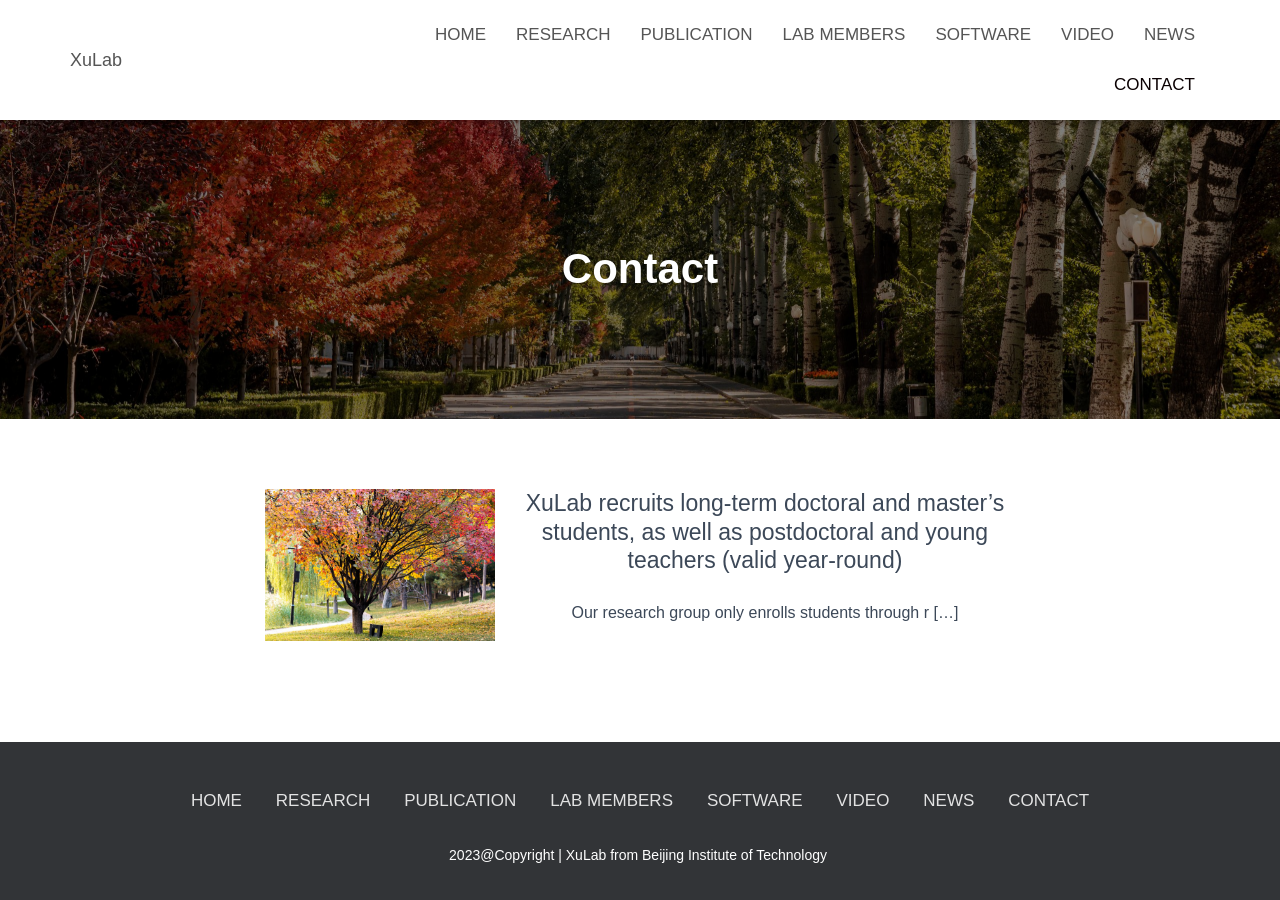
<file: contact/index.html>
<!DOCTYPE html>
<html lang="zh-Hans">

<head>
	<meta charset='UTF-8'>
	<meta name="viewport" content="width=device-width, initial-scale=1">
	<link rel="profile" href="https://gmpg.org/xfn/11">
		<title>Contact &#8211; XuLab</title>
<meta name='robots' content='max-image-preview:large' />
	<style>img:is([sizes="auto" i], [sizes^="auto," i]) { contain-intrinsic-size: 3000px 1500px }</style>
<link rel="alternate" type="application/rss+xml" title="XuLab &raquo; Feed" href="https://xulab.cc/feed/" />
<link rel="alternate" type="application/rss+xml" title="XuLab &raquo; 评论 Feed" href="https://xulab.cc/comments/feed/" />
<script type="text/javascript">
/* <![CDATA[ */
window._wpemojiSettings = {"baseUrl":"https:\/\/s.w.org\/images\/core\/emoji\/15.0.3\/72x72\/","ext":".png","svgUrl":"https:\/\/s.w.org\/images\/core\/emoji\/15.0.3\/svg\/","svgExt":".svg","source":{"concatemoji":"\/wp-includes\/js\/wp-emoji-release.min.js?ver=6.7.1"}};
/*! This file is auto-generated */
!function(i,n){var o,s,e;function c(e){try{var t={supportTests:e,timestamp:(new Date).valueOf()};sessionStorage.setItem(o,JSON.stringify(t))}catch(e){}}function p(e,t,n){e.clearRect(0,0,e.canvas.width,e.canvas.height),e.fillText(t,0,0);var t=new Uint32Array(e.getImageData(0,0,e.canvas.width,e.canvas.height).data),r=(e.clearRect(0,0,e.canvas.width,e.canvas.height),e.fillText(n,0,0),new Uint32Array(e.getImageData(0,0,e.canvas.width,e.canvas.height).data));return t.every(function(e,t){return e===r[t]})}function u(e,t,n){switch(t){case"flag":return n(e,"\ud83c\udff3\ufe0f\u200d\u26a7\ufe0f","\ud83c\udff3\ufe0f\u200b\u26a7\ufe0f")?!1:!n(e,"\ud83c\uddfa\ud83c\uddf3","\ud83c\uddfa\u200b\ud83c\uddf3")&&!n(e,"\ud83c\udff4\udb40\udc67\udb40\udc62\udb40\udc65\udb40\udc6e\udb40\udc67\udb40\udc7f","\ud83c\udff4\u200b\udb40\udc67\u200b\udb40\udc62\u200b\udb40\udc65\u200b\udb40\udc6e\u200b\udb40\udc67\u200b\udb40\udc7f");case"emoji":return!n(e,"\ud83d\udc26\u200d\u2b1b","\ud83d\udc26\u200b\u2b1b")}return!1}function f(e,t,n){var r="undefined"!=typeof WorkerGlobalScope&&self instanceof WorkerGlobalScope?new OffscreenCanvas(300,150):i.createElement("canvas"),a=r.getContext("2d",{willReadFrequently:!0}),o=(a.textBaseline="top",a.font="600 32px Arial",{});return e.forEach(function(e){o[e]=t(a,e,n)}),o}function t(e){var t=i.createElement("script");t.src=e,t.defer=!0,i.head.appendChild(t)}"undefined"!=typeof Promise&&(o="wpEmojiSettingsSupports",s=["flag","emoji"],n.supports={everything:!0,everythingExceptFlag:!0},e=new Promise(function(e){i.addEventListener("DOMContentLoaded",e,{once:!0})}),new Promise(function(t){var n=function(){try{var e=JSON.parse(sessionStorage.getItem(o));if("object"==typeof e&&"number"==typeof e.timestamp&&(new Date).valueOf()<e.timestamp+604800&&"object"==typeof e.supportTests)return e.supportTests}catch(e){}return null}();if(!n){if("undefined"!=typeof Worker&&"undefined"!=typeof OffscreenCanvas&&"undefined"!=typeof URL&&URL.createObjectURL&&"undefined"!=typeof Blob)try{var e="postMessage("+f.toString()+"("+[JSON.stringify(s),u.toString(),p.toString()].join(",")+"));",r=new Blob([e],{type:"text/javascript"}),a=new Worker(URL.createObjectURL(r),{name:"wpTestEmojiSupports"});return void(a.onmessage=function(e){c(n=e.data),a.terminate(),t(n)})}catch(e){}c(n=f(s,u,p))}t(n)}).then(function(e){for(var t in e)n.supports[t]=e[t],n.supports.everything=n.supports.everything&&n.supports[t],"flag"!==t&&(n.supports.everythingExceptFlag=n.supports.everythingExceptFlag&&n.supports[t]);n.supports.everythingExceptFlag=n.supports.everythingExceptFlag&&!n.supports.flag,n.DOMReady=!1,n.readyCallback=function(){n.DOMReady=!0}}).then(function(){return e}).then(function(){var e;n.supports.everything||(n.readyCallback(),(e=n.source||{}).concatemoji?t(e.concatemoji):e.wpemoji&&e.twemoji&&(t(e.twemoji),t(e.wpemoji)))}))}((window,document),window._wpemojiSettings);
/* ]]> */
</script>
<style id='wp-emoji-styles-inline-css' type='text/css'>

	img.wp-smiley, img.emoji {
		display: inline !important;
		border: none !important;
		box-shadow: none !important;
		height: 1em !important;
		width: 1em !important;
		margin: 0 0.07em !important;
		vertical-align: -0.1em !important;
		background: none !important;
		padding: 0 !important;
	}
</style>
<link rel='stylesheet' id='wp-block-library-css' href='/wp-includes/css/dist/block-library/style.min.css?ver=6.7.1' type='text/css' media='all' />
<style id='otter-posts-grid-style-inline-css' type='text/css'>
.wp-block-themeisle-blocks-posts-grid{--text-align: initial;--vert-align: initial;--img-border-radius: 0;--img-box-shadow: none;--border-width: 0;--text-color: inherit;--background-color: inherit;--border-color: inherit;--border-radius: 0;--box-shadow: none;--content-gap: 10px;--img-width: 100%;--img-width-tablet: var( --img-width );--img-width-mobile: var( --img-width-tablet );--title-text-size: initial;--title-text-size-tablet: var( --title-text-size );--title-text-size-mobile: var( --title-text-size-tablet );--description-text-size: 16px;--description-text-size-tablet: var( --description-text-size );--description-text-size-mobile: var( --description-text-size-tablet );--meta-text-size: 14px;--meta-text-size-tablet: var( --meta-text-size );--meta-text-size-mobile: var( --meta-text-size-tablet );--column-gap: 30px;--column-gap-tablet: var( --column-gap );--column-gap-mobile: var( --column-gap-tablet );--row-gap: 30px;--row-gap-tablet: var( --row-gap );--row-gap-mobile: var( --row-gap-tablet );--content-padding: inherit;--content-padding-tablet: var( --content-padding );--content-padding-mobile: var( --content-padding-tablet );border:none}.wp-block-themeisle-blocks-posts-grid.has-dark-bg{--text-color: #fff}.wp-block-themeisle-blocks-posts-grid.is-style-boxed{--border-width: 3px}.wp-block-themeisle-blocks-posts-grid.is-style-boxed .o-posts-grid-post-body{padding:var(--content-padding, 20px)}.wp-block-themeisle-blocks-posts-grid .is-grid{display:grid;column-gap:var(--column-gap);row-gap:var(--row-gap)}.wp-block-themeisle-blocks-posts-grid .is-list{display:flex;flex-wrap:wrap;row-gap:var(--row-gap)}.wp-block-themeisle-blocks-posts-grid .is-grid.o-posts-grid-columns-2{grid-template-columns:auto auto}.wp-block-themeisle-blocks-posts-grid .is-grid.o-posts-grid-columns-3{grid-template-columns:auto auto auto}.wp-block-themeisle-blocks-posts-grid .is-grid.o-posts-grid-columns-4{grid-template-columns:auto auto auto auto}.wp-block-themeisle-blocks-posts-grid .is-grid.o-posts-grid-columns-5{grid-template-columns:auto auto auto auto auto}.wp-block-themeisle-blocks-posts-grid .is-list .o-posts-grid-post{display:flex}.wp-block-themeisle-blocks-posts-grid .is-list .o-posts-grid-post .o-posts-grid-post-image{flex-basis:33.33%;padding-right:20px}.wp-block-themeisle-blocks-posts-grid .is-list .o-posts-grid-post .o-posts-grid-post-image a{height:100%}.wp-block-themeisle-blocks-posts-grid .is-list .o-posts-grid-post .o-posts-grid-post-image img{height:100%;object-fit:cover}.wp-block-themeisle-blocks-posts-grid .is-list .o-posts-grid-post .o-posts-grid-post-body{flex-basis:66.66%}.wp-block-themeisle-blocks-posts-grid .is-list .o-posts-grid-post .o-posts-grid-post-body.is-full{flex-basis:100%}.wp-block-themeisle-blocks-posts-grid .o-crop-img .o-posts-grid-post-blog .o-posts-grid-post .o-posts-grid-post-image img{width:150px;height:150px;object-fit:cover;border-radius:var(--img-border-radius)}.wp-block-themeisle-blocks-posts-grid .o-posts-grid-post-blog{width:100%;position:relative;display:inline-block;border:0;position:relative;word-wrap:break-word;background-clip:border-box}.wp-block-themeisle-blocks-posts-grid .o-posts-grid-post-blog .o-posts-grid-post{overflow:hidden;border-width:var(--border-width);border-style:solid;border-color:var(--border-color);border-radius:var(--border-radius);background:var(--background-color);box-shadow:var(--box-shadow)}.wp-block-themeisle-blocks-posts-grid .o-posts-grid-post-image{position:relative;display:flex;justify-content:center;align-items:center}.wp-block-themeisle-blocks-posts-grid .o-posts-grid-post-image a{width:var(--img-width);max-width:100%;text-align:var(--text-align)}.wp-block-themeisle-blocks-posts-grid .o-posts-grid-post-image img{width:var(--img-width);max-width:100%;height:auto;border-radius:5px;border-radius:var(--img-border-radius);box-shadow:var(--img-box-shadow)}.wp-block-themeisle-blocks-posts-grid .o-posts-grid-post-body{display:flex;flex-direction:column;justify-content:var(--vert-align);padding-bottom:15px;text-align:var(--text-align);padding:var(--content-padding);gap:var(--content-gap)}.wp-block-themeisle-blocks-posts-grid .o-posts-grid-post-body .o-posts-grid-post-category{font-size:var(--meta-text-size);color:var(--text-color);text-transform:capitalize;margin:0}.wp-block-themeisle-blocks-posts-grid .o-posts-grid-post-body .o-posts-grid-post-title{margin:0;line-height:1.25em}.wp-block-themeisle-blocks-posts-grid .o-posts-grid-post-body .o-posts-grid-post-title a{text-decoration:none;transition:all .15s ease 0s;font-size:var(--title-text-size);color:var(--text-color)}.wp-block-themeisle-blocks-posts-grid .o-posts-grid-post-body .o-posts-grid-post-title a:hover{text-decoration:underline}.wp-block-themeisle-blocks-posts-grid .o-posts-grid-post-body .o-posts-grid-post-meta{font-size:var(--meta-text-size);color:var(--text-color);margin:0}.wp-block-themeisle-blocks-posts-grid .o-posts-grid-post-body .o-posts-grid-post-description{margin:0}.wp-block-themeisle-blocks-posts-grid .o-posts-grid-post-body .o-posts-grid-post-description p{margin:0px;font-size:var(--description-text-size);color:var(--text-color)}.wp-block-themeisle-blocks-posts-grid .o-posts-grid-post-body .o-posts-grid-post-description .read-more{font-size:var(--description-text-size);color:var(--text-color);display:block;margin:0;margin-top:calc(var(--content-gap)/2)}.wp-block-themeisle-blocks-posts-grid .o-featured-container{display:flex}.wp-block-themeisle-blocks-posts-grid .o-featured-container .o-featured-post{width:100%;border-width:var(--border-width);border-style:solid;border-color:var(--border-color);border-radius:var(--border-radius);background-color:var(--background-color);box-shadow:var(--box-shadow);margin-bottom:var(--row-gap)}.wp-block-themeisle-blocks-posts-grid .o-featured-container .o-featured-post .o-posts-grid-post-image a{width:100%}.wp-block-themeisle-blocks-posts-grid .o-featured-container .o-featured-post .o-posts-grid-post-image a img{width:100%;height:250px;object-fit:cover}@media(max-width: 960px){.o-posts-grid-post-image img{width:min(var(--img-width),100%)}}@media(min-width: 600px)and (max-width: 960px){.wp-block-themeisle-blocks-posts-grid .is-grid.o-posts-grid-columns-4,.wp-block-themeisle-blocks-posts-grid .is-grid.o-posts-grid-columns-5{grid-template-columns:auto auto auto}.wp-block-themeisle-blocks-posts-grid .is-grid .o-posts-grid-post-blog{min-width:33%}.wp-block-themeisle-blocks-posts-grid .o-posts-grid-post-image a{width:var(--img-width-tablet)}.wp-block-themeisle-blocks-posts-grid .o-posts-grid-post-image img{width:var(--img-width-tablet)}.wp-block-themeisle-blocks-posts-grid.is-style-boxed .o-posts-grid-post-body{padding:var(--content-padding-tablet, 20px)}.wp-block-themeisle-blocks-posts-grid .is-list{row-gap:var(--row-gap-tablet)}.wp-block-themeisle-blocks-posts-grid .o-posts-grid-post-body{padding:var(--content-padding-tablet)}.wp-block-themeisle-blocks-posts-grid .o-posts-grid-post-body .o-posts-grid-post-category{font-size:var(--meta-text-size-tablet)}.wp-block-themeisle-blocks-posts-grid .o-posts-grid-post-body .o-posts-grid-post-meta{font-size:var(--meta-text-size-tablet)}.wp-block-themeisle-blocks-posts-grid .o-posts-grid-post-body .o-posts-grid-post-title a{font-size:var(--title-text-size-tablet)}.wp-block-themeisle-blocks-posts-grid .o-posts-grid-post-body .o-posts-grid-post-description p{font-size:var(--description-text-size-tablet)}.wp-block-themeisle-blocks-posts-grid .o-posts-grid-post-body .o-posts-grid-post-description .read-more{font-size:var(--description-text-size-tablet)}.wp-block-themeisle-blocks-posts-grid .is-grid{column-gap:var(--column-gap-tablet);row-gap:var(--row-gap-tablet)}.wp-block-themeisle-blocks-posts-grid .o-featured-container .o-featured-post{margin-bottom:var(--row-gap-tablet)}}@media(max-width: 600px){.wp-block-themeisle-blocks-posts-grid .is-grid{grid-template-columns:auto}.wp-block-themeisle-blocks-posts-grid .is-grid.o-posts-grid-columns-2,.wp-block-themeisle-blocks-posts-grid .is-grid.o-posts-grid-columns-3,.wp-block-themeisle-blocks-posts-grid .is-grid.o-posts-grid-columns-4,.wp-block-themeisle-blocks-posts-grid .is-grid.o-posts-grid-columns-5{grid-template-columns:auto}.wp-block-themeisle-blocks-posts-grid .is-list .o-posts-grid-post{flex-direction:column;padding:10px}.wp-block-themeisle-blocks-posts-grid .is-list .o-posts-grid-post .o-posts-grid-post-image{flex-basis:100%;padding:0}.wp-block-themeisle-blocks-posts-grid .is-list .o-posts-grid-post .o-posts-grid-post-body{flex-basis:100%;padding:0}.wp-block-themeisle-blocks-posts-grid .o-posts-grid-post-image a{width:var(--img-width-mobile)}.wp-block-themeisle-blocks-posts-grid .o-posts-grid-post-image img{width:var(--img-width-mobile)}.wp-block-themeisle-blocks-posts-grid.is-style-boxed .o-posts-grid-post-body{padding:var(--content-padding-mobile, 20px)}.wp-block-themeisle-blocks-posts-grid .is-list{row-gap:var(--row-gap-mobile)}.wp-block-themeisle-blocks-posts-grid .o-posts-grid-post-body{padding:var(--content-padding-mobile)}.wp-block-themeisle-blocks-posts-grid .o-posts-grid-post-body .o-posts-grid-post-category{font-size:var(--meta-text-size-mobile)}.wp-block-themeisle-blocks-posts-grid .o-posts-grid-post-body .o-posts-grid-post-meta{font-size:var(--meta-text-size-mobile)}.wp-block-themeisle-blocks-posts-grid .o-posts-grid-post-body .o-posts-grid-post-title a{font-size:var(--title-text-size-mobile)}.wp-block-themeisle-blocks-posts-grid .o-posts-grid-post-body .o-posts-grid-post-description p{font-size:var(--description-text-size-mobile)}.wp-block-themeisle-blocks-posts-grid .o-posts-grid-post-body .o-posts-grid-post-description .read-more{font-size:var(--description-text-size-mobile)}.wp-block-themeisle-blocks-posts-grid .is-grid{column-gap:var(--column-gap-mobile);row-gap:var(--row-gap-mobile)}.wp-block-themeisle-blocks-posts-grid .o-featured-container .o-featured-post{margin-bottom:var(--row-gap-mobile)}}/*# sourceMappingURL=style.css.map */

</style>
<style id='classic-theme-styles-inline-css' type='text/css'>
/*! This file is auto-generated */
.wp-block-button__link{color:#fff;background-color:#32373c;border-radius:9999px;box-shadow:none;text-decoration:none;padding:calc(.667em + 2px) calc(1.333em + 2px);font-size:1.125em}.wp-block-file__button{background:#32373c;color:#fff;text-decoration:none}
</style>
<style id='global-styles-inline-css' type='text/css'>
:root{--wp--preset--aspect-ratio--square: 1;--wp--preset--aspect-ratio--4-3: 4/3;--wp--preset--aspect-ratio--3-4: 3/4;--wp--preset--aspect-ratio--3-2: 3/2;--wp--preset--aspect-ratio--2-3: 2/3;--wp--preset--aspect-ratio--16-9: 16/9;--wp--preset--aspect-ratio--9-16: 9/16;--wp--preset--color--black: #000000;--wp--preset--color--cyan-bluish-gray: #abb8c3;--wp--preset--color--white: #ffffff;--wp--preset--color--pale-pink: #f78da7;--wp--preset--color--vivid-red: #cf2e2e;--wp--preset--color--luminous-vivid-orange: #ff6900;--wp--preset--color--luminous-vivid-amber: #fcb900;--wp--preset--color--light-green-cyan: #7bdcb5;--wp--preset--color--vivid-green-cyan: #00d084;--wp--preset--color--pale-cyan-blue: #8ed1fc;--wp--preset--color--vivid-cyan-blue: #0693e3;--wp--preset--color--vivid-purple: #9b51e0;--wp--preset--color--accent: #0a0002;--wp--preset--color--secondary: #2d3359;--wp--preset--color--background-color: #E5E5E5;--wp--preset--color--header-gradient: #a81d84;--wp--preset--color--body-color: #999999;--wp--preset--color--header-overlay-color: rgba(0,0,0,0.5);--wp--preset--color--header-text-color: #fffffe;--wp--preset--color--navbar-background: #fffffd;--wp--preset--color--navbar-text-color: #555555;--wp--preset--color--navbar-text-color-hover: #0a0002;--wp--preset--color--navbar-transparent-text-color: #fffffc;--wp--preset--gradient--vivid-cyan-blue-to-vivid-purple: linear-gradient(135deg,rgba(6,147,227,1) 0%,rgb(155,81,224) 100%);--wp--preset--gradient--light-green-cyan-to-vivid-green-cyan: linear-gradient(135deg,rgb(122,220,180) 0%,rgb(0,208,130) 100%);--wp--preset--gradient--luminous-vivid-amber-to-luminous-vivid-orange: linear-gradient(135deg,rgba(252,185,0,1) 0%,rgba(255,105,0,1) 100%);--wp--preset--gradient--luminous-vivid-orange-to-vivid-red: linear-gradient(135deg,rgba(255,105,0,1) 0%,rgb(207,46,46) 100%);--wp--preset--gradient--very-light-gray-to-cyan-bluish-gray: linear-gradient(135deg,rgb(238,238,238) 0%,rgb(169,184,195) 100%);--wp--preset--gradient--cool-to-warm-spectrum: linear-gradient(135deg,rgb(74,234,220) 0%,rgb(151,120,209) 20%,rgb(207,42,186) 40%,rgb(238,44,130) 60%,rgb(251,105,98) 80%,rgb(254,248,76) 100%);--wp--preset--gradient--blush-light-purple: linear-gradient(135deg,rgb(255,206,236) 0%,rgb(152,150,240) 100%);--wp--preset--gradient--blush-bordeaux: linear-gradient(135deg,rgb(254,205,165) 0%,rgb(254,45,45) 50%,rgb(107,0,62) 100%);--wp--preset--gradient--luminous-dusk: linear-gradient(135deg,rgb(255,203,112) 0%,rgb(199,81,192) 50%,rgb(65,88,208) 100%);--wp--preset--gradient--pale-ocean: linear-gradient(135deg,rgb(255,245,203) 0%,rgb(182,227,212) 50%,rgb(51,167,181) 100%);--wp--preset--gradient--electric-grass: linear-gradient(135deg,rgb(202,248,128) 0%,rgb(113,206,126) 100%);--wp--preset--gradient--midnight: linear-gradient(135deg,rgb(2,3,129) 0%,rgb(40,116,252) 100%);--wp--preset--font-size--small: 13px;--wp--preset--font-size--medium: 20px;--wp--preset--font-size--large: 36px;--wp--preset--font-size--x-large: 42px;--wp--preset--spacing--20: 0.44rem;--wp--preset--spacing--30: 0.67rem;--wp--preset--spacing--40: 1rem;--wp--preset--spacing--50: 1.5rem;--wp--preset--spacing--60: 2.25rem;--wp--preset--spacing--70: 3.38rem;--wp--preset--spacing--80: 5.06rem;--wp--preset--shadow--natural: 6px 6px 9px rgba(0, 0, 0, 0.2);--wp--preset--shadow--deep: 12px 12px 50px rgba(0, 0, 0, 0.4);--wp--preset--shadow--sharp: 6px 6px 0px rgba(0, 0, 0, 0.2);--wp--preset--shadow--outlined: 6px 6px 0px -3px rgba(255, 255, 255, 1), 6px 6px rgba(0, 0, 0, 1);--wp--preset--shadow--crisp: 6px 6px 0px rgba(0, 0, 0, 1);}:where(.is-layout-flex){gap: 0.5em;}:where(.is-layout-grid){gap: 0.5em;}body .is-layout-flex{display: flex;}.is-layout-flex{flex-wrap: wrap;align-items: center;}.is-layout-flex > :is(*, div){margin: 0;}body .is-layout-grid{display: grid;}.is-layout-grid > :is(*, div){margin: 0;}:where(.wp-block-columns.is-layout-flex){gap: 2em;}:where(.wp-block-columns.is-layout-grid){gap: 2em;}:where(.wp-block-post-template.is-layout-flex){gap: 1.25em;}:where(.wp-block-post-template.is-layout-grid){gap: 1.25em;}.has-black-color{color: var(--wp--preset--color--black) !important;}.has-cyan-bluish-gray-color{color: var(--wp--preset--color--cyan-bluish-gray) !important;}.has-white-color{color: var(--wp--preset--color--white) !important;}.has-pale-pink-color{color: var(--wp--preset--color--pale-pink) !important;}.has-vivid-red-color{color: var(--wp--preset--color--vivid-red) !important;}.has-luminous-vivid-orange-color{color: var(--wp--preset--color--luminous-vivid-orange) !important;}.has-luminous-vivid-amber-color{color: var(--wp--preset--color--luminous-vivid-amber) !important;}.has-light-green-cyan-color{color: var(--wp--preset--color--light-green-cyan) !important;}.has-vivid-green-cyan-color{color: var(--wp--preset--color--vivid-green-cyan) !important;}.has-pale-cyan-blue-color{color: var(--wp--preset--color--pale-cyan-blue) !important;}.has-vivid-cyan-blue-color{color: var(--wp--preset--color--vivid-cyan-blue) !important;}.has-vivid-purple-color{color: var(--wp--preset--color--vivid-purple) !important;}.has-black-background-color{background-color: var(--wp--preset--color--black) !important;}.has-cyan-bluish-gray-background-color{background-color: var(--wp--preset--color--cyan-bluish-gray) !important;}.has-white-background-color{background-color: var(--wp--preset--color--white) !important;}.has-pale-pink-background-color{background-color: var(--wp--preset--color--pale-pink) !important;}.has-vivid-red-background-color{background-color: var(--wp--preset--color--vivid-red) !important;}.has-luminous-vivid-orange-background-color{background-color: var(--wp--preset--color--luminous-vivid-orange) !important;}.has-luminous-vivid-amber-background-color{background-color: var(--wp--preset--color--luminous-vivid-amber) !important;}.has-light-green-cyan-background-color{background-color: var(--wp--preset--color--light-green-cyan) !important;}.has-vivid-green-cyan-background-color{background-color: var(--wp--preset--color--vivid-green-cyan) !important;}.has-pale-cyan-blue-background-color{background-color: var(--wp--preset--color--pale-cyan-blue) !important;}.has-vivid-cyan-blue-background-color{background-color: var(--wp--preset--color--vivid-cyan-blue) !important;}.has-vivid-purple-background-color{background-color: var(--wp--preset--color--vivid-purple) !important;}.has-black-border-color{border-color: var(--wp--preset--color--black) !important;}.has-cyan-bluish-gray-border-color{border-color: var(--wp--preset--color--cyan-bluish-gray) !important;}.has-white-border-color{border-color: var(--wp--preset--color--white) !important;}.has-pale-pink-border-color{border-color: var(--wp--preset--color--pale-pink) !important;}.has-vivid-red-border-color{border-color: var(--wp--preset--color--vivid-red) !important;}.has-luminous-vivid-orange-border-color{border-color: var(--wp--preset--color--luminous-vivid-orange) !important;}.has-luminous-vivid-amber-border-color{border-color: var(--wp--preset--color--luminous-vivid-amber) !important;}.has-light-green-cyan-border-color{border-color: var(--wp--preset--color--light-green-cyan) !important;}.has-vivid-green-cyan-border-color{border-color: var(--wp--preset--color--vivid-green-cyan) !important;}.has-pale-cyan-blue-border-color{border-color: var(--wp--preset--color--pale-cyan-blue) !important;}.has-vivid-cyan-blue-border-color{border-color: var(--wp--preset--color--vivid-cyan-blue) !important;}.has-vivid-purple-border-color{border-color: var(--wp--preset--color--vivid-purple) !important;}.has-vivid-cyan-blue-to-vivid-purple-gradient-background{background: var(--wp--preset--gradient--vivid-cyan-blue-to-vivid-purple) !important;}.has-light-green-cyan-to-vivid-green-cyan-gradient-background{background: var(--wp--preset--gradient--light-green-cyan-to-vivid-green-cyan) !important;}.has-luminous-vivid-amber-to-luminous-vivid-orange-gradient-background{background: var(--wp--preset--gradient--luminous-vivid-amber-to-luminous-vivid-orange) !important;}.has-luminous-vivid-orange-to-vivid-red-gradient-background{background: var(--wp--preset--gradient--luminous-vivid-orange-to-vivid-red) !important;}.has-very-light-gray-to-cyan-bluish-gray-gradient-background{background: var(--wp--preset--gradient--very-light-gray-to-cyan-bluish-gray) !important;}.has-cool-to-warm-spectrum-gradient-background{background: var(--wp--preset--gradient--cool-to-warm-spectrum) !important;}.has-blush-light-purple-gradient-background{background: var(--wp--preset--gradient--blush-light-purple) !important;}.has-blush-bordeaux-gradient-background{background: var(--wp--preset--gradient--blush-bordeaux) !important;}.has-luminous-dusk-gradient-background{background: var(--wp--preset--gradient--luminous-dusk) !important;}.has-pale-ocean-gradient-background{background: var(--wp--preset--gradient--pale-ocean) !important;}.has-electric-grass-gradient-background{background: var(--wp--preset--gradient--electric-grass) !important;}.has-midnight-gradient-background{background: var(--wp--preset--gradient--midnight) !important;}.has-small-font-size{font-size: var(--wp--preset--font-size--small) !important;}.has-medium-font-size{font-size: var(--wp--preset--font-size--medium) !important;}.has-large-font-size{font-size: var(--wp--preset--font-size--large) !important;}.has-x-large-font-size{font-size: var(--wp--preset--font-size--x-large) !important;}
:where(.wp-block-post-template.is-layout-flex){gap: 1.25em;}:where(.wp-block-post-template.is-layout-grid){gap: 1.25em;}
:where(.wp-block-columns.is-layout-flex){gap: 2em;}:where(.wp-block-columns.is-layout-grid){gap: 2em;}
:root :where(.wp-block-pullquote){font-size: 1.5em;line-height: 1.6;}
</style>
<link rel='stylesheet' id='bootstrap-css' href='/wp-content/themes/hestia-pro/assets/bootstrap/css/bootstrap.min.css?ver=1.0.2' type='text/css' media='all' />
<link rel='stylesheet' id='hestia-font-sizes-css' href='/wp-content/themes/hestia-pro/assets/css/font-sizes.min.css?ver=3.0.23' type='text/css' media='all' />
<link rel='stylesheet' id='hestia_style-css' href='/wp-content/themes/hestia-pro/style.min.css?ver=3.0.23' type='text/css' media='all' />
<style id='hestia_style-inline-css' type='text/css'>
.hestia-top-bar, .hestia-top-bar .widget.widget_shopping_cart .cart_list {
			background-color: #363537
		}
		.hestia-top-bar .widget .label-floating input[type=search]:-webkit-autofill {
			-webkit-box-shadow: inset 0 0 0px 9999px #363537
		}.hestia-top-bar, .hestia-top-bar .widget .label-floating input[type=search], .hestia-top-bar .widget.widget_search form.form-group:before, .hestia-top-bar .widget.widget_product_search form.form-group:before, .hestia-top-bar .widget.widget_shopping_cart:before {
			color: #ffffff
		} 
		.hestia-top-bar .widget .label-floating input[type=search]{
			-webkit-text-fill-color:#ffffff !important 
		}
		.hestia-top-bar div.widget.widget_shopping_cart:before, .hestia-top-bar .widget.widget_product_search form.form-group:before, .hestia-top-bar .widget.widget_search form.form-group:before{
			background-color: #ffffff
		}.hestia-top-bar a, .hestia-top-bar .top-bar-nav li a {
			color: #ffffff
		}
		.hestia-top-bar ul li a[href*="mailto:"]:before, .hestia-top-bar ul li a[href*="tel:"]:before{
			background-color: #ffffff
		}
		.hestia-top-bar a:hover, .hestia-top-bar .top-bar-nav li a:hover {
			color: #eeeeee
		}
		.hestia-top-bar ul li:hover a[href*="mailto:"]:before, .hestia-top-bar ul li:hover a[href*="tel:"]:before{
			background-color: #eeeeee
		}
		
@media (min-width: 769px){
			.page-header.header-small .hestia-title,
			.page-header.header-small .title,
			h1.hestia-title.title-in-content,
			.main article.section .has-title-font-size {
				font-size: 42px;
			}}@media (max-width: 768px){
			.page-header.header-small .hestia-title,
			.page-header.header-small .title,
			h1.hestia-title.title-in-content,
			.main article.section .has-title-font-size {
				font-size: 26px;
			}}@media (max-width: 480px){
			.page-header.header-small .hestia-title,
			.page-header.header-small .title,
			h1.hestia-title.title-in-content,
			.main article.section .has-title-font-size {
				font-size: 26px;
			}}
@media (min-width: 769px){
		.navbar #main-navigation a, .footer .footer-menu li a {
		  font-size: 17px;
		}
		.footer-big .footer-menu li a[href*="mailto:"]:before, .footer-big .footer-menu li a[href*="tel:"]:before{
		  width: 17px;
		  height: 17px;
		}
		}

		a,
		.navbar .dropdown-menu li:hover > a,
		.navbar .dropdown-menu li:focus > a,
		.navbar .dropdown-menu li:active > a,
		.navbar .navbar-nav > li .dropdown-menu li:hover > a,
		body:not(.home) .navbar-default .navbar-nav > .active:not(.btn) > a,
		body:not(.home) .navbar-default .navbar-nav > .active:not(.btn) > a:hover,
		body:not(.home) .navbar-default .navbar-nav > .active:not(.btn) > a:focus,
		a:hover,
		.card-blog a.moretag:hover,
		.card-blog a.more-link:hover,
		.widget a:hover,
		.has-text-color.has-accent-color,
		p.has-text-color a {
		    color:#0a0002;
		}
		
		.svg-text-color{
			fill:#0a0002;
		}
		
		.pagination span.current, .pagination span.current:focus, .pagination span.current:hover {
			border-color:#0a0002
		}
		
		button,
		button:hover,
		.woocommerce .track_order button[type="submit"],
		.woocommerce .track_order button[type="submit"]:hover,
		div.wpforms-container .wpforms-form button[type=submit].wpforms-submit,
		div.wpforms-container .wpforms-form button[type=submit].wpforms-submit:hover,
		input[type="button"],
		input[type="button"]:hover,
		input[type="submit"],
		input[type="submit"]:hover,
		input#searchsubmit,
		.pagination span.current,
		.pagination span.current:focus,
		.pagination span.current:hover,
		.btn.btn-primary,
		.btn.btn-primary:link,
		.btn.btn-primary:hover,
		.btn.btn-primary:focus,
		.btn.btn-primary:active,
		.btn.btn-primary.active,
		.btn.btn-primary.active:focus,
		.btn.btn-primary.active:hover,
		.btn.btn-primary:active:hover,
		.btn.btn-primary:active:focus,
		.btn.btn-primary:active:hover,
		.hestia-sidebar-open.btn.btn-rose,
		.hestia-sidebar-close.btn.btn-rose,
		.hestia-sidebar-open.btn.btn-rose:hover,
		.hestia-sidebar-close.btn.btn-rose:hover,
		.hestia-sidebar-open.btn.btn-rose:focus,
		.hestia-sidebar-close.btn.btn-rose:focus,
		.label.label-primary,
		.hestia-work .portfolio-item:nth-child(6n+1) .label,
		.nav-cart .nav-cart-content .widget .buttons .button,
		.has-accent-background-color[class*="has-background"] {
		    background-color: #0a0002;
		}
		
		@media (max-width: 768px) {
	
			.navbar-default .navbar-nav>li>a:hover,
			.navbar-default .navbar-nav>li>a:focus,
			.navbar .navbar-nav .dropdown .dropdown-menu li a:hover,
			.navbar .navbar-nav .dropdown .dropdown-menu li a:focus,
			.navbar button.navbar-toggle:hover,
			.navbar .navbar-nav li:hover > a i {
			    color: #0a0002;
			}
		}
		
		body:not(.woocommerce-page) button:not([class^="fl-"]):not(.hestia-scroll-to-top):not(.navbar-toggle):not(.close),
		body:not(.woocommerce-page) .button:not([class^="fl-"]):not(hestia-scroll-to-top):not(.navbar-toggle):not(.add_to_cart_button):not(.product_type_grouped):not(.product_type_external),
		div.wpforms-container .wpforms-form button[type=submit].wpforms-submit,
		input[type="submit"],
		input[type="button"],
		.btn.btn-primary,
		.widget_product_search button[type="submit"],
		.hestia-sidebar-open.btn.btn-rose,
		.hestia-sidebar-close.btn.btn-rose,
		.everest-forms button[type=submit].everest-forms-submit-button {
		    -webkit-box-shadow: 0 2px 2px 0 rgba(10,0,2,0.14),0 3px 1px -2px rgba(10,0,2,0.2),0 1px 5px 0 rgba(10,0,2,0.12);
		    box-shadow: 0 2px 2px 0 rgba(10,0,2,0.14),0 3px 1px -2px rgba(10,0,2,0.2),0 1px 5px 0 rgba(10,0,2,0.12);
		}
		
		.card .header-primary, .card .content-primary,
		.everest-forms button[type=submit].everest-forms-submit-button {
		    background: #0a0002;
		}
		
		body:not(.woocommerce-page) .button:not([class^="fl-"]):not(.hestia-scroll-to-top):not(.navbar-toggle):not(.add_to_cart_button):hover,
		body:not(.woocommerce-page) button:not([class^="fl-"]):not(.hestia-scroll-to-top):not(.navbar-toggle):not(.close):hover,
		div.wpforms-container .wpforms-form button[type=submit].wpforms-submit:hover,
		input[type="submit"]:hover,
		input[type="button"]:hover,
		input#searchsubmit:hover,
		.widget_product_search button[type="submit"]:hover,
		.pagination span.current,
		.btn.btn-primary:hover,
		.btn.btn-primary:focus,
		.btn.btn-primary:active,
		.btn.btn-primary.active,
		.btn.btn-primary:active:focus,
		.btn.btn-primary:active:hover,
		.hestia-sidebar-open.btn.btn-rose:hover,
		.hestia-sidebar-close.btn.btn-rose:hover,
		.pagination span.current:hover,
		.everest-forms button[type=submit].everest-forms-submit-button:hover,
 		.everest-forms button[type=submit].everest-forms-submit-button:focus,
 		.everest-forms button[type=submit].everest-forms-submit-button:active {
			-webkit-box-shadow: 0 14px 26px -12px rgba(10,0,2,0.42),0 4px 23px 0 rgba(0,0,0,0.12),0 8px 10px -5px rgba(10,0,2,0.2);
		    box-shadow: 0 14px 26px -12px rgba(10,0,2,0.42),0 4px 23px 0 rgba(0,0,0,0.12),0 8px 10px -5px rgba(10,0,2,0.2);
			color: #fff;
		}
		
		.form-group.is-focused .form-control {
			background-image: -webkit-gradient(linear,left top, left bottom,from(#0a0002),to(#0a0002)),-webkit-gradient(linear,left top, left bottom,from(#d2d2d2),to(#d2d2d2));
			background-image: -webkit-linear-gradient(linear,left top, left bottom,from(#0a0002),to(#0a0002)),-webkit-linear-gradient(linear,left top, left bottom,from(#d2d2d2),to(#d2d2d2));
			background-image: linear-gradient(linear,left top, left bottom,from(#0a0002),to(#0a0002)),linear-gradient(linear,left top, left bottom,from(#d2d2d2),to(#d2d2d2));
		}
		
		.navbar:not(.navbar-transparent) li:not(.btn):hover > a,
		.navbar li.on-section:not(.btn) > a,
		.navbar.full-screen-menu.navbar-transparent li:not(.btn):hover > a,
		.navbar.full-screen-menu .navbar-toggle:hover,
		.navbar:not(.navbar-transparent) .nav-cart:hover,
		.navbar:not(.navbar-transparent) .hestia-toggle-search:hover {
				color:#0a0002
		}
		
			.header-filter-gradient {
				background: linear-gradient(45deg, rgba(168,29,132,1) 0%, rgb(234,57,111) 100%);
			}
			.has-text-color.has-header-gradient-color { color: #a81d84; }
			.has-header-gradient-background-color[class*="has-background"] { background-color: #a81d84; }
			
		.has-text-color.has-background-color-color { color: #E5E5E5; }
		.has-background-color-background-color[class*="has-background"] { background-color: #E5E5E5; }
		

			.title, .title a, 
			.card-title, 
			.card-title a,
			.card-title a:hover,
			.info-title,
			.info-title a,
			.footer-brand, 
			.footer-brand a,
			.media .media-heading, 
			.media .media-heading a,
			.hestia-info .info-title, 
			.card-blog a.moretag,
			.card-blog a.more-link,
			.card .author a,
			.hestia-about:not(.section-image) h1, .hestia-about:not(.section-image) h2, .hestia-about:not(.section-image) h3, .hestia-about:not(.section-image) h4, .hestia-about:not(.section-image) h5,
			aside .widget h5,
			aside .widget a,
			.woocommerce ul.products[class*="columns-"] li.product-category h2,
			.woocommerce #reviews #comments ol.commentlist li .comment-text p.meta .woocommerce-review__author,
			.has-text-color.has-secondary-color {
				color: #2d3359;
			}
			.has-secondary-background-color[class*="has-background"] {
				background-color: #2d3359
			}
		.description, .card-description, .footer-big, .hestia-features .hestia-info p, .text-gray,
		.hestia-about:not(.section-image) p, .hestia-about:not(.section-image) h6,
		.has-text-color.has-body-color-color {
			color: #999999;
		}
		.has-body-color-background-color[class*="has-background"] {
			background-color: #999999
		} 
		.header-filter:before,
		.has-header-overlay-color-background-color[class*="has-background"] {
			background-color: rgba(0,0,0,0.5);
		}
		.has-text-color.has-header-overlay-color-color {
			color: rgba(0,0,0,0.5);
		} 
		.page-header, .page-header .hestia-title, .page-header .sub-title,
		.has-text-color.has-header-text-color-color {
			color: #fff;
		}
		.has-header-text-color-background-color[class*="has-background"] {
			background-color: #fff;
		}
			@media( max-width: 768px ) {
				/* On mobile background-color */
				.header > .navbar,
				.navbar.navbar-fixed-top .navbar-collapse {
					background-color: #fff;
				}
			}
			.navbar:not(.navbar-transparent),
			.navbar .dropdown-menu,
			.nav-cart .nav-cart-content .widget,
			.has-navbar-background-background-color[class*="has-background"] {
				background-color: #fff;
			}
			
			@media ( min-width: 769px ) {
				.navbar.full-screen-menu .nav.navbar-nav { background-color: rgba(255,255,255,0.9) }
			}
			.has-navbar-background-color[class*="has-background"] {
				color: #fff;
			}
		@media( min-width: 769px ) {
			.navbar.navbar-transparent .navbar-brand,
			.navbar.navbar-transparent .navbar-nav > li:not(.btn) > a,
			.navbar.navbar-transparent .navbar-nav > .active > a,
			.navbar.navbar-transparent.full-screen-menu .navbar-toggle,
			.navbar.navbar-transparent:not(.full-screen-menu) .nav-cart-icon, 
			.navbar.navbar-transparent.full-screen-menu li.responsive-nav-cart > a.nav-cart-icon,
			.navbar.navbar-transparent .hestia-toggle-search,
			.navbar.navbar-transparent .header-widgets-wrapper ul li a[href*="mailto:"],
			.navbar.navbar-transparent .header-widgets-wrapper ul li a[href*="tel:"]{
				color: #fff;
			}
		}
		.navbar.navbar-transparent .hestia-toggle-search svg{
			fill: #fff;
		}
		.has-text-color.has-navbar-transparent-text-color-color {
			color: #fff;
		}
		.has-navbar-transparent-text-color-background-color[class*="has-background"],
		.navbar.navbar-transparent .header-widgets-wrapper ul li a[href*="mailto:"]:before,
		.navbar.navbar-transparent .header-widgets-wrapper ul li a[href*="tel:"]:before{
			background-color: #fff;
		}
		@media( min-width: 769px ) {
			.menu-open .navbar.full-screen-menu.navbar-transparent .navbar-toggle,
			.navbar:not(.navbar-transparent) .navbar-brand,
			.navbar:not(.navbar-transparent) li:not(.btn) > a,
			.navbar.navbar-transparent.full-screen-menu li:not(.btn):not(.nav-cart) > a,
			.navbar.navbar-transparent .dropdown-menu li:not(.btn) > a,
			.hestia-mm-heading, .hestia-mm-description, 
			.navbar:not(.navbar-transparent) .navbar-nav > .active > a,
			.navbar:not(.navbar-transparent).full-screen-menu .navbar-toggle,
			.navbar .nav-cart-icon,  
			.navbar:not(.navbar-transparent) .hestia-toggle-search,
			.navbar.navbar-transparent .nav-cart .nav-cart-content .widget li a,
			.navbar .navbar-nav>li .dropdown-menu li.active>a {
				color: #555;
			}
		}
		@media( max-width: 768px ) {
			.navbar.navbar-default .navbar-brand,
			.navbar.navbar-default .navbar-nav li:not(.btn).menu-item > a,
			.navbar.navbar-default .navbar-nav .menu-item.active > a,
			.navbar.navbar-default .navbar-toggle,
			.navbar.navbar-default .navbar-toggle,
			.navbar.navbar-default .responsive-nav-cart a,
			.navbar.navbar-default .nav-cart .nav-cart-content a,
			.navbar.navbar-default .hestia-toggle-search,
			.hestia-mm-heading, .hestia-mm-description {
				color: #555;
			}
			
			.navbar .navbar-nav .dropdown:not(.btn) a .caret svg{
				fill: #555;
			}
			
			
			.navbar .navbar-nav .dropdown:not(.btn) a .caret {
				border-color: #555;
			}
		}
		.has-text-color.has-navbar-text-color-color {
			color: #555;
		}
		.has-navbar-text-color-background-color[class*="has-background"] {
			background-color: #555;
		}
		.navbar:not(.navbar-transparent) .header-widgets-wrapper ul li a[href*="mailto:"]:before,
		.navbar:not(.navbar-transparent) .header-widgets-wrapper ul li a[href*="tel:"]:before{
			background-color:#555
		}
		.hestia-toggle-search svg{
			fill: #555;
		}
		
		.navbar.navbar-default:not(.navbar-transparent) li:not(.btn):hover > a,
		.navbar.navbar-default.navbar-transparent .dropdown-menu:not(.btn) li:not(.btn):hover > a,
		.navbar.navbar-default:not(.navbar-transparent) li:not(.btn):hover > a i,
		.navbar.navbar-default:not(.navbar-transparent) .navbar-toggle:hover,
		.navbar.navbar-default:not(.full-screen-menu) .nav-cart-icon .nav-cart-content a:hover, 
		.navbar.navbar-default:not(.navbar-transparent) .hestia-toggle-search:hover,
		.navbar.navbar-transparent .nav-cart .nav-cart-content .widget li:hover a,
		.has-text-color.has-navbar-text-color-hover-color {
			color: #0a0002;
		}
		.navbar.navbar-default li.on-section:not(.btn) > a {color: #0a0002!important}
		@media( max-width: 768px ) {
			.navbar.navbar-default.navbar-transparent li:not(.btn):hover > a,
			.navbar.navbar-default.navbar-transparent li:not(.btn):hover > a i,
			.navbar.navbar-default.navbar-transparent .navbar-toggle:hover,
			.navbar.navbar-default .responsive-nav-cart a:hover
			.navbar.navbar-default .navbar-toggle:hover {
				color: #0a0002 !important;
			}
		}
		.has-navbar-text-color-hover-background-color[class*="has-background"] {
			background-color: #0a0002;
		}
		.navbar:not(.navbar-transparent) .header-widgets-wrapper ul li:hover a[href*="mailto:"]:before,
		.navbar:not(.navbar-transparent) .header-widgets-wrapper ul li:hover a[href*="tel:"]:before{
			background-color:#0a0002
		}
		.hestia-toggle-search:hover svg{
			fill: #0a0002;
		}
		
		.form-group.is-focused .form-control,
		 div.wpforms-container .wpforms-form .form-group.is-focused .form-control,
		 .nf-form-cont input:not([type=button]):focus,
		 .nf-form-cont select:focus,
		 .nf-form-cont textarea:focus {
		 background-image: -webkit-gradient(linear,left top, left bottom,from(#0a0002),to(#0a0002)),-webkit-gradient(linear,left top, left bottom,from(#d2d2d2),to(#d2d2d2));
		 background-image: -webkit-linear-gradient(linear,left top, left bottom,from(#0a0002),to(#0a0002)),-webkit-linear-gradient(linear,left top, left bottom,from(#d2d2d2),to(#d2d2d2));
		 background-image: linear-gradient(linear,left top, left bottom,from(#0a0002),to(#0a0002)),linear-gradient(linear,left top, left bottom,from(#d2d2d2),to(#d2d2d2));
		 }
		
		 .navbar.navbar-transparent.full-screen-menu .navbar-collapse .navbar-nav > li:not(.btn) > a:hover {
		 color: #0a0002;
		 }
		 
		 .hestia-ajax-loading{
		 border-color: #0a0002;
		 }
.btn.btn-primary:not(.colored-button):not(.btn-left):not(.btn-right):not(.btn-just-icon):not(.menu-item), input[type="submit"]:not(.search-submit), body:not(.woocommerce-account) .woocommerce .button.woocommerce-Button, .woocommerce .product button.button, .woocommerce .product button.button.alt, .woocommerce .product #respond input#submit, .woocommerce-cart .blog-post .woocommerce .cart-collaterals .cart_totals .checkout-button, .woocommerce-checkout #payment #place_order, .woocommerce-account.woocommerce-page button.button, .woocommerce .track_order button[type="submit"], .nav-cart .nav-cart-content .widget .buttons .button, .woocommerce a.button.wc-backward, body.woocommerce .wccm-catalog-item a.button, body.woocommerce a.wccm-button.button, form.woocommerce-form-coupon button.button, div.wpforms-container .wpforms-form button[type=submit].wpforms-submit, div.woocommerce a.button.alt, div.woocommerce table.my_account_orders .button, .btn.colored-button, .btn.btn-left, .btn.btn-right, .btn:not(.colored-button):not(.btn-left):not(.btn-right):not(.btn-just-icon):not(.menu-item):not(.hestia-sidebar-open):not(.hestia-sidebar-close){ padding-top:15px;  padding-bottom:15px;  padding-left:33px;  padding-right:33px; }
.btn.btn-primary:not(.colored-button):not(.btn-left):not(.btn-right):not(.btn-just-icon):not(.menu-item), input[type="submit"]:not(.search-submit), body:not(.woocommerce-account) .woocommerce .button.woocommerce-Button, .woocommerce .product button.button, .woocommerce .product button.button.alt, .woocommerce .product #respond input#submit, .woocommerce-cart .blog-post .woocommerce .cart-collaterals .cart_totals .checkout-button, .woocommerce-checkout #payment #place_order, .woocommerce-account.woocommerce-page button.button, .woocommerce .track_order button[type="submit"], .nav-cart .nav-cart-content .widget .buttons .button, .woocommerce a.button.wc-backward, body.woocommerce .wccm-catalog-item a.button, body.woocommerce a.wccm-button.button, form.woocommerce-form-coupon button.button, div.wpforms-container .wpforms-form button[type=submit].wpforms-submit, div.woocommerce a.button.alt, div.woocommerce table.my_account_orders .button, input[type="submit"].search-submit, .hestia-view-cart-wrapper .added_to_cart.wc-forward, .woocommerce-product-search button, .woocommerce-cart .actions .button, #secondary div[id^=woocommerce_price_filter] .button, .woocommerce div[id^=woocommerce_widget_cart].widget .buttons .button, .searchform input[type=submit], .searchform button, .search-form:not(.media-toolbar-primary) input[type=submit], .search-form:not(.media-toolbar-primary) button, .woocommerce-product-search input[type=submit], .btn.colored-button, .btn.btn-left, .btn.btn-right, .btn:not(.colored-button):not(.btn-left):not(.btn-right):not(.btn-just-icon):not(.menu-item):not(.hestia-sidebar-open):not(.hestia-sidebar-close){border-radius:3px;}

		.btn:hover{
			background-color: #858585;
		}
		

		.aos-init[data-aos] {
		  transition-duration: 1.25s;
		  -webkit-transition-duration: 1.25s;
		  -moz-transition-duration: 1.25s;
		  transition-timing-function: ease-out;
		  -webkit-transition-timing-function: ease-out;
		  -moz-transition-timing-function: ease-out;
		  will-change: transform, opacity;
		}
		.aos-init[data-aos].hestia-table-two {
		  transition-duration: 1s;
		  -webkit-transition-duration: 1s;
		  -moz-transition-duration: 1s;
		}
		.aos-init[data-aos^=fade][data-aos^=fade] {
		  opacity: 0;
		  transition-property: opacity, transform;
		}
		.aos-init[data-aos^=fade][data-aos^=fade].aos-animate {
		  opacity: 1;
		  transform: translate3d(0, 0, 0);
		}
		.aos-init[data-aos=fade-up] {
		  transform: translate3d(0, 35px, 0);
		}
		.aos-init[data-aos=fade-down] {
		  transform: translate3d(0, -35px, 0);
		}
		.aos-init[data-aos=fade-right] {
		  transform: translate3d(-35px, 0, 0);
		}
		.aos-init[data-aos=fade-left] {
		  transform: translate3d(35px, 0, 0);
		}
		
</style>
<script type="text/javascript" src="/wp-includes/js/jquery/jquery.min.js?ver=3.7.1" id="jquery-core-js"></script>
<script type="text/javascript" src="/wp-includes/js/jquery/jquery-migrate.min.js?ver=3.4.1" id="jquery-migrate-js"></script>
<link rel="https://api.w.org/" href="https://xulab.cc/wp-json/" /><link rel="alternate" title="JSON" type="application/json" href="https://xulab.cc/wp-json/wp/v2/pages/76" /><link rel="EditURI" type="application/rsd+xml" title="RSD" href="/xmlrpc.php?rsd" />
<meta name="generator" content="WordPress 6.7.1" />
<link rel="canonical" href="https://xulab.cc/contact/" />
<link rel='shortlink' href='https://xulab.cc/?p=76' />
<link rel="alternate" title="oEmbed (JSON)" type="application/json+oembed" href="https://xulab.cc/wp-json/oembed/1.0/embed?url=https%3A%2F%2Fxulab.cc%2Fcontact%2F" />
<link rel="alternate" title="oEmbed (XML)" type="text/xml+oembed" href="https://xulab.cc/wp-json/oembed/1.0/embed?url=https%3A%2F%2Fxulab.cc%2Fcontact%2F&#038;format=xml" />
<link rel="icon" href="/wp-content/uploads/2023/05/cropped-bit_xiaohui-32x32.jpg" sizes="32x32" />
<link rel="icon" href="/wp-content/uploads/2023/05/cropped-bit_xiaohui-192x192.jpg" sizes="192x192" />
<link rel="apple-touch-icon" href="/wp-content/uploads/2023/05/cropped-bit_xiaohui-180x180.jpg" />
<meta name="msapplication-TileImage" content="/wp-content/uploads/2023/05/cropped-bit_xiaohui-270x270.jpg" />
</head>

<body data-rsssl=1 class="page-template-default page page-id-76 blog-post header-layout-default">
		<div class="wrapper  default ">
		<header class="header ">
			<div style="display: none"></div>		<nav class="navbar navbar-default navbar-fixed-top  hestia_left navbar-not-transparent">
						<div class="container">
						<div class="navbar-header">
			<div class="title-logo-wrapper">
				<a class="navbar-brand" href="https://xulab.cc/"
						title="XuLab">
					<p>XuLab</p></a>
			</div>
								<div class="navbar-toggle-wrapper">
						<button type="button" class="navbar-toggle" data-toggle="collapse" data-target="#main-navigation">
				<span class="icon-bar"></span>
				<span class="icon-bar"></span>
				<span class="icon-bar"></span>
				<span class="sr-only">Toggle Navigation</span>
			</button>
					</div>
				</div>
		<div id="main-navigation" class="collapse navbar-collapse"><ul id="menu-primary-menu" class="nav navbar-nav"><li id="menu-item-30" class="menu-item menu-item-type-post_type menu-item-object-page menu-item-home menu-item-30"><a title="HOME" href="https://xulab.cc/">HOME</a></li>
<li id="menu-item-83" class="menu-item menu-item-type-post_type menu-item-object-page menu-item-83"><a title="RESEARCH" href="https://xulab.cc/research/">RESEARCH</a></li>
<li id="menu-item-82" class="menu-item menu-item-type-post_type menu-item-object-page menu-item-82"><a title="PUBLICATION" href="https://xulab.cc/publication/">PUBLICATION</a></li>
<li id="menu-item-81" class="menu-item menu-item-type-post_type menu-item-object-page menu-item-81"><a title="LAB MEMBERS" href="https://xulab.cc/lab-members/">LAB MEMBERS</a></li>
<li id="menu-item-168" class="menu-item menu-item-type-post_type menu-item-object-page menu-item-168"><a title="Software" href="https://xulab.cc/software/">Software</a></li>
<li id="menu-item-80" class="menu-item menu-item-type-post_type menu-item-object-page menu-item-80"><a title="VIDEO" href="https://xulab.cc/video/">VIDEO</a></li>
<li id="menu-item-79" class="menu-item menu-item-type-post_type menu-item-object-page menu-item-79"><a title="NEWS" href="https://xulab.cc/news/">NEWS</a></li>
<li id="menu-item-78" class="menu-item menu-item-type-post_type menu-item-object-page current-menu-item page_item page-item-76 current_page_item menu-item-78 active"><a title="CONTACT" href="https://xulab.cc/contact/">CONTACT</a></li>
</ul></div>			</div>
					</nav>
				</header>
<div id="primary" class=" page-header header-small" data-parallax="active" ><div class="container"><div class="row"><div class="col-md-10 col-md-offset-1 text-center"><h1 class="hestia-title ">Contact</h1></div></div></div><div class="header-filter" style="background-image: url(/wp-content/uploads/2023/05/d11eabf5e8f54ce48cacef307726cdd1-scaled.jpg);"></div></div><div class="main ">
		<div class="blog-post ">
		<div class="container">
			

	<article id="post-76" class="section section-text">
		<div class="row">
						<div class="col-md-8 page-content-wrap  col-md-offset-2">
				<div class="wp-block-themeisle-blocks-posts-grid" id="wp-block-themeisle-blocks-posts-grid-10645b73"><div class="is-list"><div class="o-posts-grid-post-blog o-posts-grid-post-plain"><div class="o-posts-grid-post"><div class="o-posts-grid-post-image"><a href="https://xulab.cc/2023/05/06/appearance-guide/"><img fetchpriority="high" decoding="async" width="2560" height="1440" src="/wp-content/uploads/2023/05/fb069f6360d240768ff0a4a6727bf16d-scaled.jpg" class="attachment-full size-full" alt="" srcset="/wp-content/uploads/2023/05/fb069f6360d240768ff0a4a6727bf16d-scaled.jpg 2560w, /wp-content/uploads/2023/05/fb069f6360d240768ff0a4a6727bf16d-300x169.jpg 300w, /wp-content/uploads/2023/05/fb069f6360d240768ff0a4a6727bf16d-1024x576.jpg 1024w, /wp-content/uploads/2023/05/fb069f6360d240768ff0a4a6727bf16d-768x432.jpg 768w, /wp-content/uploads/2023/05/fb069f6360d240768ff0a4a6727bf16d-1536x864.jpg 1536w, /wp-content/uploads/2023/05/fb069f6360d240768ff0a4a6727bf16d-2048x1152.jpg 2048w" sizes="(max-width: 2560px) 100vw, 2560px" /></a></div><div class="o-posts-grid-post-body"><h5 class="o-posts-grid-post-title"><a href="https://xulab.cc/2023/05/06/appearance-guide/">XuLab recruits long-term doctoral and master’s students, as well as postdoctoral and young teachers (valid year-round)</a></h5><div class="o-posts-grid-post-description"><p>Our research group only enrolls students through r [&hellip;]</p></div></div></div></div></div> </div>			</div>
					</div>
	</article>
		</div>
	</div>
						<footer class="footer footer-black footer-big">
						<div class="container">
																<div class="hestia-bottom-footer-content"><ul id="menu-primary-menu-1" class="footer-menu hestia-center"><li class="menu-item menu-item-type-post_type menu-item-object-page menu-item-home menu-item-30"><a href="https://xulab.cc/">HOME</a></li>
<li class="menu-item menu-item-type-post_type menu-item-object-page menu-item-83"><a href="https://xulab.cc/research/">RESEARCH</a></li>
<li class="menu-item menu-item-type-post_type menu-item-object-page menu-item-82"><a href="https://xulab.cc/publication/">PUBLICATION</a></li>
<li class="menu-item menu-item-type-post_type menu-item-object-page menu-item-81"><a href="https://xulab.cc/lab-members/">LAB MEMBERS</a></li>
<li class="menu-item menu-item-type-post_type menu-item-object-page menu-item-168"><a href="https://xulab.cc/software/">Software</a></li>
<li class="menu-item menu-item-type-post_type menu-item-object-page menu-item-80"><a href="https://xulab.cc/video/">VIDEO</a></li>
<li class="menu-item menu-item-type-post_type menu-item-object-page menu-item-79"><a href="https://xulab.cc/news/">NEWS</a></li>
<li class="menu-item menu-item-type-post_type menu-item-object-page current-menu-item page_item page-item-76 current_page_item menu-item-78"><a href="https://xulab.cc/contact/" aria-current="page">CONTACT</a></li>
</ul><div class="copyright hestia-center">2023@Copyright | XuLab from Beijing Institute of Technology </div></div>			</div>
					</footer>
				</div>
	</div>

<style type="text/css" media="all">
#wp-block-themeisle-blocks-posts-grid-10645b73{--text-align:center}
</style>
<script type="text/javascript" src="/wp-includes/js/comment-reply.min.js?ver=6.7.1" id="comment-reply-js" async="async" data-wp-strategy="async"></script>
<script type="text/javascript" src="/wp-content/themes/hestia-pro/assets/bootstrap/js/bootstrap.min.js?ver=1.0.2" id="jquery-bootstrap-js"></script>
<script type="text/javascript" src="/wp-includes/js/jquery/ui/core.min.js?ver=1.13.3" id="jquery-ui-core-js"></script>
<script type="text/javascript" id="hestia_scripts-js-extra">
/* <![CDATA[ */
var requestpost = {"ajaxurl":"\/wp-admin\/admin-ajax.php","disable_autoslide":"","masonry":""};
/* ]]> */
</script>
<script type="text/javascript" src="/wp-content/themes/hestia-pro/assets/js/script.min.js?ver=3.0.23" id="hestia_scripts-js"></script>
</body>
</html>
</file>
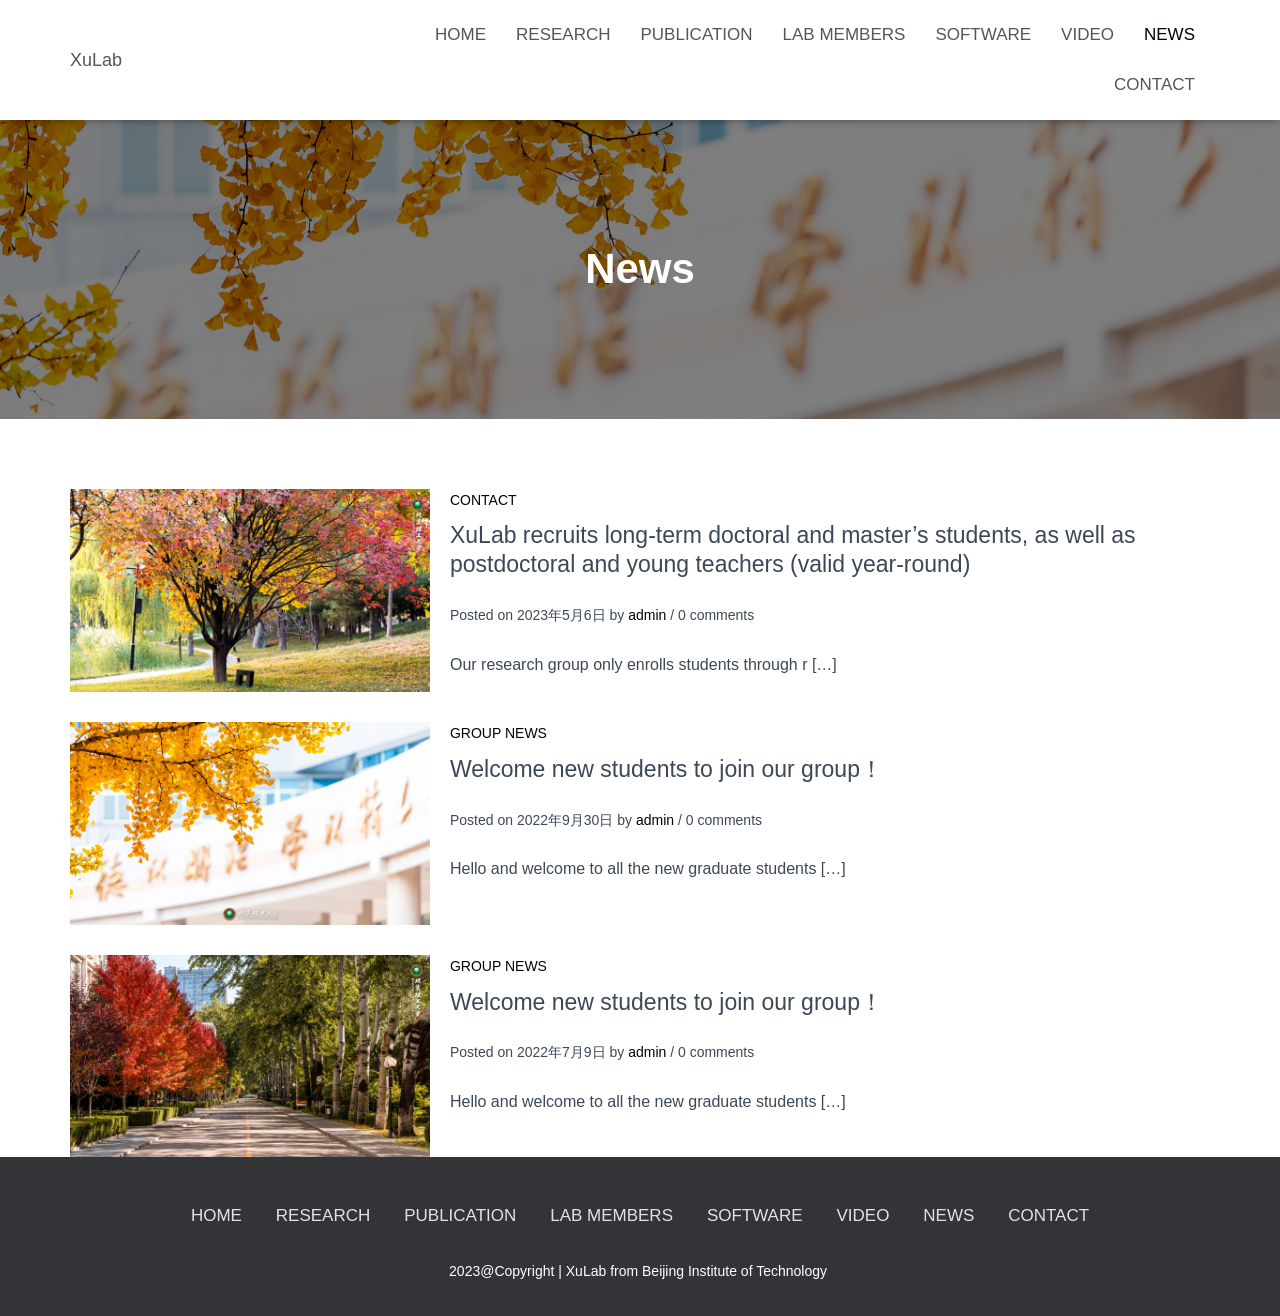
<file: news/index.html>
<!DOCTYPE html>
<html lang="zh-Hans">

<head>
	<meta charset='UTF-8'>
	<meta name="viewport" content="width=device-width, initial-scale=1">
	<link rel="profile" href="https://gmpg.org/xfn/11">
		<title>News &#8211; XuLab</title>
<meta name='robots' content='max-image-preview:large' />
	<style>img:is([sizes="auto" i], [sizes^="auto," i]) { contain-intrinsic-size: 3000px 1500px }</style>
<link rel="alternate" type="application/rss+xml" title="XuLab &raquo; Feed" href="https://xulab.cc/feed/" />
<link rel="alternate" type="application/rss+xml" title="XuLab &raquo; 评论 Feed" href="https://xulab.cc/comments/feed/" />
<script type="text/javascript">
/* <![CDATA[ */
window._wpemojiSettings = {"baseUrl":"https:\/\/s.w.org\/images\/core\/emoji\/15.0.3\/72x72\/","ext":".png","svgUrl":"https:\/\/s.w.org\/images\/core\/emoji\/15.0.3\/svg\/","svgExt":".svg","source":{"concatemoji":"\/wp-includes\/js\/wp-emoji-release.min.js?ver=6.7.1"}};
/*! This file is auto-generated */
!function(i,n){var o,s,e;function c(e){try{var t={supportTests:e,timestamp:(new Date).valueOf()};sessionStorage.setItem(o,JSON.stringify(t))}catch(e){}}function p(e,t,n){e.clearRect(0,0,e.canvas.width,e.canvas.height),e.fillText(t,0,0);var t=new Uint32Array(e.getImageData(0,0,e.canvas.width,e.canvas.height).data),r=(e.clearRect(0,0,e.canvas.width,e.canvas.height),e.fillText(n,0,0),new Uint32Array(e.getImageData(0,0,e.canvas.width,e.canvas.height).data));return t.every(function(e,t){return e===r[t]})}function u(e,t,n){switch(t){case"flag":return n(e,"\ud83c\udff3\ufe0f\u200d\u26a7\ufe0f","\ud83c\udff3\ufe0f\u200b\u26a7\ufe0f")?!1:!n(e,"\ud83c\uddfa\ud83c\uddf3","\ud83c\uddfa\u200b\ud83c\uddf3")&&!n(e,"\ud83c\udff4\udb40\udc67\udb40\udc62\udb40\udc65\udb40\udc6e\udb40\udc67\udb40\udc7f","\ud83c\udff4\u200b\udb40\udc67\u200b\udb40\udc62\u200b\udb40\udc65\u200b\udb40\udc6e\u200b\udb40\udc67\u200b\udb40\udc7f");case"emoji":return!n(e,"\ud83d\udc26\u200d\u2b1b","\ud83d\udc26\u200b\u2b1b")}return!1}function f(e,t,n){var r="undefined"!=typeof WorkerGlobalScope&&self instanceof WorkerGlobalScope?new OffscreenCanvas(300,150):i.createElement("canvas"),a=r.getContext("2d",{willReadFrequently:!0}),o=(a.textBaseline="top",a.font="600 32px Arial",{});return e.forEach(function(e){o[e]=t(a,e,n)}),o}function t(e){var t=i.createElement("script");t.src=e,t.defer=!0,i.head.appendChild(t)}"undefined"!=typeof Promise&&(o="wpEmojiSettingsSupports",s=["flag","emoji"],n.supports={everything:!0,everythingExceptFlag:!0},e=new Promise(function(e){i.addEventListener("DOMContentLoaded",e,{once:!0})}),new Promise(function(t){var n=function(){try{var e=JSON.parse(sessionStorage.getItem(o));if("object"==typeof e&&"number"==typeof e.timestamp&&(new Date).valueOf()<e.timestamp+604800&&"object"==typeof e.supportTests)return e.supportTests}catch(e){}return null}();if(!n){if("undefined"!=typeof Worker&&"undefined"!=typeof OffscreenCanvas&&"undefined"!=typeof URL&&URL.createObjectURL&&"undefined"!=typeof Blob)try{var e="postMessage("+f.toString()+"("+[JSON.stringify(s),u.toString(),p.toString()].join(",")+"));",r=new Blob([e],{type:"text/javascript"}),a=new Worker(URL.createObjectURL(r),{name:"wpTestEmojiSupports"});return void(a.onmessage=function(e){c(n=e.data),a.terminate(),t(n)})}catch(e){}c(n=f(s,u,p))}t(n)}).then(function(e){for(var t in e)n.supports[t]=e[t],n.supports.everything=n.supports.everything&&n.supports[t],"flag"!==t&&(n.supports.everythingExceptFlag=n.supports.everythingExceptFlag&&n.supports[t]);n.supports.everythingExceptFlag=n.supports.everythingExceptFlag&&!n.supports.flag,n.DOMReady=!1,n.readyCallback=function(){n.DOMReady=!0}}).then(function(){return e}).then(function(){var e;n.supports.everything||(n.readyCallback(),(e=n.source||{}).concatemoji?t(e.concatemoji):e.wpemoji&&e.twemoji&&(t(e.twemoji),t(e.wpemoji)))}))}((window,document),window._wpemojiSettings);
/* ]]> */
</script>
<style id='wp-emoji-styles-inline-css' type='text/css'>

	img.wp-smiley, img.emoji {
		display: inline !important;
		border: none !important;
		box-shadow: none !important;
		height: 1em !important;
		width: 1em !important;
		margin: 0 0.07em !important;
		vertical-align: -0.1em !important;
		background: none !important;
		padding: 0 !important;
	}
</style>
<link rel='stylesheet' id='wp-block-library-css' href='/wp-includes/css/dist/block-library/style.min.css?ver=6.7.1' type='text/css' media='all' />
<style id='otter-posts-grid-style-inline-css' type='text/css'>
.wp-block-themeisle-blocks-posts-grid{--text-align: initial;--vert-align: initial;--img-border-radius: 0;--img-box-shadow: none;--border-width: 0;--text-color: inherit;--background-color: inherit;--border-color: inherit;--border-radius: 0;--box-shadow: none;--content-gap: 10px;--img-width: 100%;--img-width-tablet: var( --img-width );--img-width-mobile: var( --img-width-tablet );--title-text-size: initial;--title-text-size-tablet: var( --title-text-size );--title-text-size-mobile: var( --title-text-size-tablet );--description-text-size: 16px;--description-text-size-tablet: var( --description-text-size );--description-text-size-mobile: var( --description-text-size-tablet );--meta-text-size: 14px;--meta-text-size-tablet: var( --meta-text-size );--meta-text-size-mobile: var( --meta-text-size-tablet );--column-gap: 30px;--column-gap-tablet: var( --column-gap );--column-gap-mobile: var( --column-gap-tablet );--row-gap: 30px;--row-gap-tablet: var( --row-gap );--row-gap-mobile: var( --row-gap-tablet );--content-padding: inherit;--content-padding-tablet: var( --content-padding );--content-padding-mobile: var( --content-padding-tablet );border:none}.wp-block-themeisle-blocks-posts-grid.has-dark-bg{--text-color: #fff}.wp-block-themeisle-blocks-posts-grid.is-style-boxed{--border-width: 3px}.wp-block-themeisle-blocks-posts-grid.is-style-boxed .o-posts-grid-post-body{padding:var(--content-padding, 20px)}.wp-block-themeisle-blocks-posts-grid .is-grid{display:grid;column-gap:var(--column-gap);row-gap:var(--row-gap)}.wp-block-themeisle-blocks-posts-grid .is-list{display:flex;flex-wrap:wrap;row-gap:var(--row-gap)}.wp-block-themeisle-blocks-posts-grid .is-grid.o-posts-grid-columns-2{grid-template-columns:auto auto}.wp-block-themeisle-blocks-posts-grid .is-grid.o-posts-grid-columns-3{grid-template-columns:auto auto auto}.wp-block-themeisle-blocks-posts-grid .is-grid.o-posts-grid-columns-4{grid-template-columns:auto auto auto auto}.wp-block-themeisle-blocks-posts-grid .is-grid.o-posts-grid-columns-5{grid-template-columns:auto auto auto auto auto}.wp-block-themeisle-blocks-posts-grid .is-list .o-posts-grid-post{display:flex}.wp-block-themeisle-blocks-posts-grid .is-list .o-posts-grid-post .o-posts-grid-post-image{flex-basis:33.33%;padding-right:20px}.wp-block-themeisle-blocks-posts-grid .is-list .o-posts-grid-post .o-posts-grid-post-image a{height:100%}.wp-block-themeisle-blocks-posts-grid .is-list .o-posts-grid-post .o-posts-grid-post-image img{height:100%;object-fit:cover}.wp-block-themeisle-blocks-posts-grid .is-list .o-posts-grid-post .o-posts-grid-post-body{flex-basis:66.66%}.wp-block-themeisle-blocks-posts-grid .is-list .o-posts-grid-post .o-posts-grid-post-body.is-full{flex-basis:100%}.wp-block-themeisle-blocks-posts-grid .o-crop-img .o-posts-grid-post-blog .o-posts-grid-post .o-posts-grid-post-image img{width:150px;height:150px;object-fit:cover;border-radius:var(--img-border-radius)}.wp-block-themeisle-blocks-posts-grid .o-posts-grid-post-blog{width:100%;position:relative;display:inline-block;border:0;position:relative;word-wrap:break-word;background-clip:border-box}.wp-block-themeisle-blocks-posts-grid .o-posts-grid-post-blog .o-posts-grid-post{overflow:hidden;border-width:var(--border-width);border-style:solid;border-color:var(--border-color);border-radius:var(--border-radius);background:var(--background-color);box-shadow:var(--box-shadow)}.wp-block-themeisle-blocks-posts-grid .o-posts-grid-post-image{position:relative;display:flex;justify-content:center;align-items:center}.wp-block-themeisle-blocks-posts-grid .o-posts-grid-post-image a{width:var(--img-width);max-width:100%;text-align:var(--text-align)}.wp-block-themeisle-blocks-posts-grid .o-posts-grid-post-image img{width:var(--img-width);max-width:100%;height:auto;border-radius:5px;border-radius:var(--img-border-radius);box-shadow:var(--img-box-shadow)}.wp-block-themeisle-blocks-posts-grid .o-posts-grid-post-body{display:flex;flex-direction:column;justify-content:var(--vert-align);padding-bottom:15px;text-align:var(--text-align);padding:var(--content-padding);gap:var(--content-gap)}.wp-block-themeisle-blocks-posts-grid .o-posts-grid-post-body .o-posts-grid-post-category{font-size:var(--meta-text-size);color:var(--text-color);text-transform:capitalize;margin:0}.wp-block-themeisle-blocks-posts-grid .o-posts-grid-post-body .o-posts-grid-post-title{margin:0;line-height:1.25em}.wp-block-themeisle-blocks-posts-grid .o-posts-grid-post-body .o-posts-grid-post-title a{text-decoration:none;transition:all .15s ease 0s;font-size:var(--title-text-size);color:var(--text-color)}.wp-block-themeisle-blocks-posts-grid .o-posts-grid-post-body .o-posts-grid-post-title a:hover{text-decoration:underline}.wp-block-themeisle-blocks-posts-grid .o-posts-grid-post-body .o-posts-grid-post-meta{font-size:var(--meta-text-size);color:var(--text-color);margin:0}.wp-block-themeisle-blocks-posts-grid .o-posts-grid-post-body .o-posts-grid-post-description{margin:0}.wp-block-themeisle-blocks-posts-grid .o-posts-grid-post-body .o-posts-grid-post-description p{margin:0px;font-size:var(--description-text-size);color:var(--text-color)}.wp-block-themeisle-blocks-posts-grid .o-posts-grid-post-body .o-posts-grid-post-description .read-more{font-size:var(--description-text-size);color:var(--text-color);display:block;margin:0;margin-top:calc(var(--content-gap)/2)}.wp-block-themeisle-blocks-posts-grid .o-featured-container{display:flex}.wp-block-themeisle-blocks-posts-grid .o-featured-container .o-featured-post{width:100%;border-width:var(--border-width);border-style:solid;border-color:var(--border-color);border-radius:var(--border-radius);background-color:var(--background-color);box-shadow:var(--box-shadow);margin-bottom:var(--row-gap)}.wp-block-themeisle-blocks-posts-grid .o-featured-container .o-featured-post .o-posts-grid-post-image a{width:100%}.wp-block-themeisle-blocks-posts-grid .o-featured-container .o-featured-post .o-posts-grid-post-image a img{width:100%;height:250px;object-fit:cover}@media(max-width: 960px){.o-posts-grid-post-image img{width:min(var(--img-width),100%)}}@media(min-width: 600px)and (max-width: 960px){.wp-block-themeisle-blocks-posts-grid .is-grid.o-posts-grid-columns-4,.wp-block-themeisle-blocks-posts-grid .is-grid.o-posts-grid-columns-5{grid-template-columns:auto auto auto}.wp-block-themeisle-blocks-posts-grid .is-grid .o-posts-grid-post-blog{min-width:33%}.wp-block-themeisle-blocks-posts-grid .o-posts-grid-post-image a{width:var(--img-width-tablet)}.wp-block-themeisle-blocks-posts-grid .o-posts-grid-post-image img{width:var(--img-width-tablet)}.wp-block-themeisle-blocks-posts-grid.is-style-boxed .o-posts-grid-post-body{padding:var(--content-padding-tablet, 20px)}.wp-block-themeisle-blocks-posts-grid .is-list{row-gap:var(--row-gap-tablet)}.wp-block-themeisle-blocks-posts-grid .o-posts-grid-post-body{padding:var(--content-padding-tablet)}.wp-block-themeisle-blocks-posts-grid .o-posts-grid-post-body .o-posts-grid-post-category{font-size:var(--meta-text-size-tablet)}.wp-block-themeisle-blocks-posts-grid .o-posts-grid-post-body .o-posts-grid-post-meta{font-size:var(--meta-text-size-tablet)}.wp-block-themeisle-blocks-posts-grid .o-posts-grid-post-body .o-posts-grid-post-title a{font-size:var(--title-text-size-tablet)}.wp-block-themeisle-blocks-posts-grid .o-posts-grid-post-body .o-posts-grid-post-description p{font-size:var(--description-text-size-tablet)}.wp-block-themeisle-blocks-posts-grid .o-posts-grid-post-body .o-posts-grid-post-description .read-more{font-size:var(--description-text-size-tablet)}.wp-block-themeisle-blocks-posts-grid .is-grid{column-gap:var(--column-gap-tablet);row-gap:var(--row-gap-tablet)}.wp-block-themeisle-blocks-posts-grid .o-featured-container .o-featured-post{margin-bottom:var(--row-gap-tablet)}}@media(max-width: 600px){.wp-block-themeisle-blocks-posts-grid .is-grid{grid-template-columns:auto}.wp-block-themeisle-blocks-posts-grid .is-grid.o-posts-grid-columns-2,.wp-block-themeisle-blocks-posts-grid .is-grid.o-posts-grid-columns-3,.wp-block-themeisle-blocks-posts-grid .is-grid.o-posts-grid-columns-4,.wp-block-themeisle-blocks-posts-grid .is-grid.o-posts-grid-columns-5{grid-template-columns:auto}.wp-block-themeisle-blocks-posts-grid .is-list .o-posts-grid-post{flex-direction:column;padding:10px}.wp-block-themeisle-blocks-posts-grid .is-list .o-posts-grid-post .o-posts-grid-post-image{flex-basis:100%;padding:0}.wp-block-themeisle-blocks-posts-grid .is-list .o-posts-grid-post .o-posts-grid-post-body{flex-basis:100%;padding:0}.wp-block-themeisle-blocks-posts-grid .o-posts-grid-post-image a{width:var(--img-width-mobile)}.wp-block-themeisle-blocks-posts-grid .o-posts-grid-post-image img{width:var(--img-width-mobile)}.wp-block-themeisle-blocks-posts-grid.is-style-boxed .o-posts-grid-post-body{padding:var(--content-padding-mobile, 20px)}.wp-block-themeisle-blocks-posts-grid .is-list{row-gap:var(--row-gap-mobile)}.wp-block-themeisle-blocks-posts-grid .o-posts-grid-post-body{padding:var(--content-padding-mobile)}.wp-block-themeisle-blocks-posts-grid .o-posts-grid-post-body .o-posts-grid-post-category{font-size:var(--meta-text-size-mobile)}.wp-block-themeisle-blocks-posts-grid .o-posts-grid-post-body .o-posts-grid-post-meta{font-size:var(--meta-text-size-mobile)}.wp-block-themeisle-blocks-posts-grid .o-posts-grid-post-body .o-posts-grid-post-title a{font-size:var(--title-text-size-mobile)}.wp-block-themeisle-blocks-posts-grid .o-posts-grid-post-body .o-posts-grid-post-description p{font-size:var(--description-text-size-mobile)}.wp-block-themeisle-blocks-posts-grid .o-posts-grid-post-body .o-posts-grid-post-description .read-more{font-size:var(--description-text-size-mobile)}.wp-block-themeisle-blocks-posts-grid .is-grid{column-gap:var(--column-gap-mobile);row-gap:var(--row-gap-mobile)}.wp-block-themeisle-blocks-posts-grid .o-featured-container .o-featured-post{margin-bottom:var(--row-gap-mobile)}}/*# sourceMappingURL=style.css.map */

</style>
<style id='classic-theme-styles-inline-css' type='text/css'>
/*! This file is auto-generated */
.wp-block-button__link{color:#fff;background-color:#32373c;border-radius:9999px;box-shadow:none;text-decoration:none;padding:calc(.667em + 2px) calc(1.333em + 2px);font-size:1.125em}.wp-block-file__button{background:#32373c;color:#fff;text-decoration:none}
</style>
<style id='global-styles-inline-css' type='text/css'>
:root{--wp--preset--aspect-ratio--square: 1;--wp--preset--aspect-ratio--4-3: 4/3;--wp--preset--aspect-ratio--3-4: 3/4;--wp--preset--aspect-ratio--3-2: 3/2;--wp--preset--aspect-ratio--2-3: 2/3;--wp--preset--aspect-ratio--16-9: 16/9;--wp--preset--aspect-ratio--9-16: 9/16;--wp--preset--color--black: #000000;--wp--preset--color--cyan-bluish-gray: #abb8c3;--wp--preset--color--white: #ffffff;--wp--preset--color--pale-pink: #f78da7;--wp--preset--color--vivid-red: #cf2e2e;--wp--preset--color--luminous-vivid-orange: #ff6900;--wp--preset--color--luminous-vivid-amber: #fcb900;--wp--preset--color--light-green-cyan: #7bdcb5;--wp--preset--color--vivid-green-cyan: #00d084;--wp--preset--color--pale-cyan-blue: #8ed1fc;--wp--preset--color--vivid-cyan-blue: #0693e3;--wp--preset--color--vivid-purple: #9b51e0;--wp--preset--color--accent: #0a0002;--wp--preset--color--secondary: #2d3359;--wp--preset--color--background-color: #E5E5E5;--wp--preset--color--header-gradient: #a81d84;--wp--preset--color--body-color: #999999;--wp--preset--color--header-overlay-color: rgba(0,0,0,0.5);--wp--preset--color--header-text-color: #fffffe;--wp--preset--color--navbar-background: #fffffd;--wp--preset--color--navbar-text-color: #555555;--wp--preset--color--navbar-text-color-hover: #0a0002;--wp--preset--color--navbar-transparent-text-color: #fffffc;--wp--preset--gradient--vivid-cyan-blue-to-vivid-purple: linear-gradient(135deg,rgba(6,147,227,1) 0%,rgb(155,81,224) 100%);--wp--preset--gradient--light-green-cyan-to-vivid-green-cyan: linear-gradient(135deg,rgb(122,220,180) 0%,rgb(0,208,130) 100%);--wp--preset--gradient--luminous-vivid-amber-to-luminous-vivid-orange: linear-gradient(135deg,rgba(252,185,0,1) 0%,rgba(255,105,0,1) 100%);--wp--preset--gradient--luminous-vivid-orange-to-vivid-red: linear-gradient(135deg,rgba(255,105,0,1) 0%,rgb(207,46,46) 100%);--wp--preset--gradient--very-light-gray-to-cyan-bluish-gray: linear-gradient(135deg,rgb(238,238,238) 0%,rgb(169,184,195) 100%);--wp--preset--gradient--cool-to-warm-spectrum: linear-gradient(135deg,rgb(74,234,220) 0%,rgb(151,120,209) 20%,rgb(207,42,186) 40%,rgb(238,44,130) 60%,rgb(251,105,98) 80%,rgb(254,248,76) 100%);--wp--preset--gradient--blush-light-purple: linear-gradient(135deg,rgb(255,206,236) 0%,rgb(152,150,240) 100%);--wp--preset--gradient--blush-bordeaux: linear-gradient(135deg,rgb(254,205,165) 0%,rgb(254,45,45) 50%,rgb(107,0,62) 100%);--wp--preset--gradient--luminous-dusk: linear-gradient(135deg,rgb(255,203,112) 0%,rgb(199,81,192) 50%,rgb(65,88,208) 100%);--wp--preset--gradient--pale-ocean: linear-gradient(135deg,rgb(255,245,203) 0%,rgb(182,227,212) 50%,rgb(51,167,181) 100%);--wp--preset--gradient--electric-grass: linear-gradient(135deg,rgb(202,248,128) 0%,rgb(113,206,126) 100%);--wp--preset--gradient--midnight: linear-gradient(135deg,rgb(2,3,129) 0%,rgb(40,116,252) 100%);--wp--preset--font-size--small: 13px;--wp--preset--font-size--medium: 20px;--wp--preset--font-size--large: 36px;--wp--preset--font-size--x-large: 42px;--wp--preset--spacing--20: 0.44rem;--wp--preset--spacing--30: 0.67rem;--wp--preset--spacing--40: 1rem;--wp--preset--spacing--50: 1.5rem;--wp--preset--spacing--60: 2.25rem;--wp--preset--spacing--70: 3.38rem;--wp--preset--spacing--80: 5.06rem;--wp--preset--shadow--natural: 6px 6px 9px rgba(0, 0, 0, 0.2);--wp--preset--shadow--deep: 12px 12px 50px rgba(0, 0, 0, 0.4);--wp--preset--shadow--sharp: 6px 6px 0px rgba(0, 0, 0, 0.2);--wp--preset--shadow--outlined: 6px 6px 0px -3px rgba(255, 255, 255, 1), 6px 6px rgba(0, 0, 0, 1);--wp--preset--shadow--crisp: 6px 6px 0px rgba(0, 0, 0, 1);}:where(.is-layout-flex){gap: 0.5em;}:where(.is-layout-grid){gap: 0.5em;}body .is-layout-flex{display: flex;}.is-layout-flex{flex-wrap: wrap;align-items: center;}.is-layout-flex > :is(*, div){margin: 0;}body .is-layout-grid{display: grid;}.is-layout-grid > :is(*, div){margin: 0;}:where(.wp-block-columns.is-layout-flex){gap: 2em;}:where(.wp-block-columns.is-layout-grid){gap: 2em;}:where(.wp-block-post-template.is-layout-flex){gap: 1.25em;}:where(.wp-block-post-template.is-layout-grid){gap: 1.25em;}.has-black-color{color: var(--wp--preset--color--black) !important;}.has-cyan-bluish-gray-color{color: var(--wp--preset--color--cyan-bluish-gray) !important;}.has-white-color{color: var(--wp--preset--color--white) !important;}.has-pale-pink-color{color: var(--wp--preset--color--pale-pink) !important;}.has-vivid-red-color{color: var(--wp--preset--color--vivid-red) !important;}.has-luminous-vivid-orange-color{color: var(--wp--preset--color--luminous-vivid-orange) !important;}.has-luminous-vivid-amber-color{color: var(--wp--preset--color--luminous-vivid-amber) !important;}.has-light-green-cyan-color{color: var(--wp--preset--color--light-green-cyan) !important;}.has-vivid-green-cyan-color{color: var(--wp--preset--color--vivid-green-cyan) !important;}.has-pale-cyan-blue-color{color: var(--wp--preset--color--pale-cyan-blue) !important;}.has-vivid-cyan-blue-color{color: var(--wp--preset--color--vivid-cyan-blue) !important;}.has-vivid-purple-color{color: var(--wp--preset--color--vivid-purple) !important;}.has-black-background-color{background-color: var(--wp--preset--color--black) !important;}.has-cyan-bluish-gray-background-color{background-color: var(--wp--preset--color--cyan-bluish-gray) !important;}.has-white-background-color{background-color: var(--wp--preset--color--white) !important;}.has-pale-pink-background-color{background-color: var(--wp--preset--color--pale-pink) !important;}.has-vivid-red-background-color{background-color: var(--wp--preset--color--vivid-red) !important;}.has-luminous-vivid-orange-background-color{background-color: var(--wp--preset--color--luminous-vivid-orange) !important;}.has-luminous-vivid-amber-background-color{background-color: var(--wp--preset--color--luminous-vivid-amber) !important;}.has-light-green-cyan-background-color{background-color: var(--wp--preset--color--light-green-cyan) !important;}.has-vivid-green-cyan-background-color{background-color: var(--wp--preset--color--vivid-green-cyan) !important;}.has-pale-cyan-blue-background-color{background-color: var(--wp--preset--color--pale-cyan-blue) !important;}.has-vivid-cyan-blue-background-color{background-color: var(--wp--preset--color--vivid-cyan-blue) !important;}.has-vivid-purple-background-color{background-color: var(--wp--preset--color--vivid-purple) !important;}.has-black-border-color{border-color: var(--wp--preset--color--black) !important;}.has-cyan-bluish-gray-border-color{border-color: var(--wp--preset--color--cyan-bluish-gray) !important;}.has-white-border-color{border-color: var(--wp--preset--color--white) !important;}.has-pale-pink-border-color{border-color: var(--wp--preset--color--pale-pink) !important;}.has-vivid-red-border-color{border-color: var(--wp--preset--color--vivid-red) !important;}.has-luminous-vivid-orange-border-color{border-color: var(--wp--preset--color--luminous-vivid-orange) !important;}.has-luminous-vivid-amber-border-color{border-color: var(--wp--preset--color--luminous-vivid-amber) !important;}.has-light-green-cyan-border-color{border-color: var(--wp--preset--color--light-green-cyan) !important;}.has-vivid-green-cyan-border-color{border-color: var(--wp--preset--color--vivid-green-cyan) !important;}.has-pale-cyan-blue-border-color{border-color: var(--wp--preset--color--pale-cyan-blue) !important;}.has-vivid-cyan-blue-border-color{border-color: var(--wp--preset--color--vivid-cyan-blue) !important;}.has-vivid-purple-border-color{border-color: var(--wp--preset--color--vivid-purple) !important;}.has-vivid-cyan-blue-to-vivid-purple-gradient-background{background: var(--wp--preset--gradient--vivid-cyan-blue-to-vivid-purple) !important;}.has-light-green-cyan-to-vivid-green-cyan-gradient-background{background: var(--wp--preset--gradient--light-green-cyan-to-vivid-green-cyan) !important;}.has-luminous-vivid-amber-to-luminous-vivid-orange-gradient-background{background: var(--wp--preset--gradient--luminous-vivid-amber-to-luminous-vivid-orange) !important;}.has-luminous-vivid-orange-to-vivid-red-gradient-background{background: var(--wp--preset--gradient--luminous-vivid-orange-to-vivid-red) !important;}.has-very-light-gray-to-cyan-bluish-gray-gradient-background{background: var(--wp--preset--gradient--very-light-gray-to-cyan-bluish-gray) !important;}.has-cool-to-warm-spectrum-gradient-background{background: var(--wp--preset--gradient--cool-to-warm-spectrum) !important;}.has-blush-light-purple-gradient-background{background: var(--wp--preset--gradient--blush-light-purple) !important;}.has-blush-bordeaux-gradient-background{background: var(--wp--preset--gradient--blush-bordeaux) !important;}.has-luminous-dusk-gradient-background{background: var(--wp--preset--gradient--luminous-dusk) !important;}.has-pale-ocean-gradient-background{background: var(--wp--preset--gradient--pale-ocean) !important;}.has-electric-grass-gradient-background{background: var(--wp--preset--gradient--electric-grass) !important;}.has-midnight-gradient-background{background: var(--wp--preset--gradient--midnight) !important;}.has-small-font-size{font-size: var(--wp--preset--font-size--small) !important;}.has-medium-font-size{font-size: var(--wp--preset--font-size--medium) !important;}.has-large-font-size{font-size: var(--wp--preset--font-size--large) !important;}.has-x-large-font-size{font-size: var(--wp--preset--font-size--x-large) !important;}
:where(.wp-block-post-template.is-layout-flex){gap: 1.25em;}:where(.wp-block-post-template.is-layout-grid){gap: 1.25em;}
:where(.wp-block-columns.is-layout-flex){gap: 2em;}:where(.wp-block-columns.is-layout-grid){gap: 2em;}
:root :where(.wp-block-pullquote){font-size: 1.5em;line-height: 1.6;}
</style>
<link rel='stylesheet' id='bootstrap-css' href='/wp-content/themes/hestia-pro/assets/bootstrap/css/bootstrap.min.css?ver=1.0.2' type='text/css' media='all' />
<link rel='stylesheet' id='hestia-font-sizes-css' href='/wp-content/themes/hestia-pro/assets/css/font-sizes.min.css?ver=3.0.23' type='text/css' media='all' />
<link rel='stylesheet' id='hestia_style-css' href='/wp-content/themes/hestia-pro/style.min.css?ver=3.0.23' type='text/css' media='all' />
<style id='hestia_style-inline-css' type='text/css'>
.hestia-top-bar, .hestia-top-bar .widget.widget_shopping_cart .cart_list {
			background-color: #363537
		}
		.hestia-top-bar .widget .label-floating input[type=search]:-webkit-autofill {
			-webkit-box-shadow: inset 0 0 0px 9999px #363537
		}.hestia-top-bar, .hestia-top-bar .widget .label-floating input[type=search], .hestia-top-bar .widget.widget_search form.form-group:before, .hestia-top-bar .widget.widget_product_search form.form-group:before, .hestia-top-bar .widget.widget_shopping_cart:before {
			color: #ffffff
		} 
		.hestia-top-bar .widget .label-floating input[type=search]{
			-webkit-text-fill-color:#ffffff !important 
		}
		.hestia-top-bar div.widget.widget_shopping_cart:before, .hestia-top-bar .widget.widget_product_search form.form-group:before, .hestia-top-bar .widget.widget_search form.form-group:before{
			background-color: #ffffff
		}.hestia-top-bar a, .hestia-top-bar .top-bar-nav li a {
			color: #ffffff
		}
		.hestia-top-bar ul li a[href*="mailto:"]:before, .hestia-top-bar ul li a[href*="tel:"]:before{
			background-color: #ffffff
		}
		.hestia-top-bar a:hover, .hestia-top-bar .top-bar-nav li a:hover {
			color: #eeeeee
		}
		.hestia-top-bar ul li:hover a[href*="mailto:"]:before, .hestia-top-bar ul li:hover a[href*="tel:"]:before{
			background-color: #eeeeee
		}
		
@media (min-width: 769px){
			.page-header.header-small .hestia-title,
			.page-header.header-small .title,
			h1.hestia-title.title-in-content,
			.main article.section .has-title-font-size {
				font-size: 42px;
			}}@media (max-width: 768px){
			.page-header.header-small .hestia-title,
			.page-header.header-small .title,
			h1.hestia-title.title-in-content,
			.main article.section .has-title-font-size {
				font-size: 26px;
			}}@media (max-width: 480px){
			.page-header.header-small .hestia-title,
			.page-header.header-small .title,
			h1.hestia-title.title-in-content,
			.main article.section .has-title-font-size {
				font-size: 26px;
			}}
@media (min-width: 769px){
		.navbar #main-navigation a, .footer .footer-menu li a {
		  font-size: 17px;
		}
		.footer-big .footer-menu li a[href*="mailto:"]:before, .footer-big .footer-menu li a[href*="tel:"]:before{
		  width: 17px;
		  height: 17px;
		}
		}

		a,
		.navbar .dropdown-menu li:hover > a,
		.navbar .dropdown-menu li:focus > a,
		.navbar .dropdown-menu li:active > a,
		.navbar .navbar-nav > li .dropdown-menu li:hover > a,
		body:not(.home) .navbar-default .navbar-nav > .active:not(.btn) > a,
		body:not(.home) .navbar-default .navbar-nav > .active:not(.btn) > a:hover,
		body:not(.home) .navbar-default .navbar-nav > .active:not(.btn) > a:focus,
		a:hover,
		.card-blog a.moretag:hover,
		.card-blog a.more-link:hover,
		.widget a:hover,
		.has-text-color.has-accent-color,
		p.has-text-color a {
		    color:#0a0002;
		}
		
		.svg-text-color{
			fill:#0a0002;
		}
		
		.pagination span.current, .pagination span.current:focus, .pagination span.current:hover {
			border-color:#0a0002
		}
		
		button,
		button:hover,
		.woocommerce .track_order button[type="submit"],
		.woocommerce .track_order button[type="submit"]:hover,
		div.wpforms-container .wpforms-form button[type=submit].wpforms-submit,
		div.wpforms-container .wpforms-form button[type=submit].wpforms-submit:hover,
		input[type="button"],
		input[type="button"]:hover,
		input[type="submit"],
		input[type="submit"]:hover,
		input#searchsubmit,
		.pagination span.current,
		.pagination span.current:focus,
		.pagination span.current:hover,
		.btn.btn-primary,
		.btn.btn-primary:link,
		.btn.btn-primary:hover,
		.btn.btn-primary:focus,
		.btn.btn-primary:active,
		.btn.btn-primary.active,
		.btn.btn-primary.active:focus,
		.btn.btn-primary.active:hover,
		.btn.btn-primary:active:hover,
		.btn.btn-primary:active:focus,
		.btn.btn-primary:active:hover,
		.hestia-sidebar-open.btn.btn-rose,
		.hestia-sidebar-close.btn.btn-rose,
		.hestia-sidebar-open.btn.btn-rose:hover,
		.hestia-sidebar-close.btn.btn-rose:hover,
		.hestia-sidebar-open.btn.btn-rose:focus,
		.hestia-sidebar-close.btn.btn-rose:focus,
		.label.label-primary,
		.hestia-work .portfolio-item:nth-child(6n+1) .label,
		.nav-cart .nav-cart-content .widget .buttons .button,
		.has-accent-background-color[class*="has-background"] {
		    background-color: #0a0002;
		}
		
		@media (max-width: 768px) {
	
			.navbar-default .navbar-nav>li>a:hover,
			.navbar-default .navbar-nav>li>a:focus,
			.navbar .navbar-nav .dropdown .dropdown-menu li a:hover,
			.navbar .navbar-nav .dropdown .dropdown-menu li a:focus,
			.navbar button.navbar-toggle:hover,
			.navbar .navbar-nav li:hover > a i {
			    color: #0a0002;
			}
		}
		
		body:not(.woocommerce-page) button:not([class^="fl-"]):not(.hestia-scroll-to-top):not(.navbar-toggle):not(.close),
		body:not(.woocommerce-page) .button:not([class^="fl-"]):not(hestia-scroll-to-top):not(.navbar-toggle):not(.add_to_cart_button):not(.product_type_grouped):not(.product_type_external),
		div.wpforms-container .wpforms-form button[type=submit].wpforms-submit,
		input[type="submit"],
		input[type="button"],
		.btn.btn-primary,
		.widget_product_search button[type="submit"],
		.hestia-sidebar-open.btn.btn-rose,
		.hestia-sidebar-close.btn.btn-rose,
		.everest-forms button[type=submit].everest-forms-submit-button {
		    -webkit-box-shadow: 0 2px 2px 0 rgba(10,0,2,0.14),0 3px 1px -2px rgba(10,0,2,0.2),0 1px 5px 0 rgba(10,0,2,0.12);
		    box-shadow: 0 2px 2px 0 rgba(10,0,2,0.14),0 3px 1px -2px rgba(10,0,2,0.2),0 1px 5px 0 rgba(10,0,2,0.12);
		}
		
		.card .header-primary, .card .content-primary,
		.everest-forms button[type=submit].everest-forms-submit-button {
		    background: #0a0002;
		}
		
		body:not(.woocommerce-page) .button:not([class^="fl-"]):not(.hestia-scroll-to-top):not(.navbar-toggle):not(.add_to_cart_button):hover,
		body:not(.woocommerce-page) button:not([class^="fl-"]):not(.hestia-scroll-to-top):not(.navbar-toggle):not(.close):hover,
		div.wpforms-container .wpforms-form button[type=submit].wpforms-submit:hover,
		input[type="submit"]:hover,
		input[type="button"]:hover,
		input#searchsubmit:hover,
		.widget_product_search button[type="submit"]:hover,
		.pagination span.current,
		.btn.btn-primary:hover,
		.btn.btn-primary:focus,
		.btn.btn-primary:active,
		.btn.btn-primary.active,
		.btn.btn-primary:active:focus,
		.btn.btn-primary:active:hover,
		.hestia-sidebar-open.btn.btn-rose:hover,
		.hestia-sidebar-close.btn.btn-rose:hover,
		.pagination span.current:hover,
		.everest-forms button[type=submit].everest-forms-submit-button:hover,
 		.everest-forms button[type=submit].everest-forms-submit-button:focus,
 		.everest-forms button[type=submit].everest-forms-submit-button:active {
			-webkit-box-shadow: 0 14px 26px -12px rgba(10,0,2,0.42),0 4px 23px 0 rgba(0,0,0,0.12),0 8px 10px -5px rgba(10,0,2,0.2);
		    box-shadow: 0 14px 26px -12px rgba(10,0,2,0.42),0 4px 23px 0 rgba(0,0,0,0.12),0 8px 10px -5px rgba(10,0,2,0.2);
			color: #fff;
		}
		
		.form-group.is-focused .form-control {
			background-image: -webkit-gradient(linear,left top, left bottom,from(#0a0002),to(#0a0002)),-webkit-gradient(linear,left top, left bottom,from(#d2d2d2),to(#d2d2d2));
			background-image: -webkit-linear-gradient(linear,left top, left bottom,from(#0a0002),to(#0a0002)),-webkit-linear-gradient(linear,left top, left bottom,from(#d2d2d2),to(#d2d2d2));
			background-image: linear-gradient(linear,left top, left bottom,from(#0a0002),to(#0a0002)),linear-gradient(linear,left top, left bottom,from(#d2d2d2),to(#d2d2d2));
		}
		
		.navbar:not(.navbar-transparent) li:not(.btn):hover > a,
		.navbar li.on-section:not(.btn) > a,
		.navbar.full-screen-menu.navbar-transparent li:not(.btn):hover > a,
		.navbar.full-screen-menu .navbar-toggle:hover,
		.navbar:not(.navbar-transparent) .nav-cart:hover,
		.navbar:not(.navbar-transparent) .hestia-toggle-search:hover {
				color:#0a0002
		}
		
			.header-filter-gradient {
				background: linear-gradient(45deg, rgba(168,29,132,1) 0%, rgb(234,57,111) 100%);
			}
			.has-text-color.has-header-gradient-color { color: #a81d84; }
			.has-header-gradient-background-color[class*="has-background"] { background-color: #a81d84; }
			
		.has-text-color.has-background-color-color { color: #E5E5E5; }
		.has-background-color-background-color[class*="has-background"] { background-color: #E5E5E5; }
		

			.title, .title a, 
			.card-title, 
			.card-title a,
			.card-title a:hover,
			.info-title,
			.info-title a,
			.footer-brand, 
			.footer-brand a,
			.media .media-heading, 
			.media .media-heading a,
			.hestia-info .info-title, 
			.card-blog a.moretag,
			.card-blog a.more-link,
			.card .author a,
			.hestia-about:not(.section-image) h1, .hestia-about:not(.section-image) h2, .hestia-about:not(.section-image) h3, .hestia-about:not(.section-image) h4, .hestia-about:not(.section-image) h5,
			aside .widget h5,
			aside .widget a,
			.woocommerce ul.products[class*="columns-"] li.product-category h2,
			.woocommerce #reviews #comments ol.commentlist li .comment-text p.meta .woocommerce-review__author,
			.has-text-color.has-secondary-color {
				color: #2d3359;
			}
			.has-secondary-background-color[class*="has-background"] {
				background-color: #2d3359
			}
		.description, .card-description, .footer-big, .hestia-features .hestia-info p, .text-gray,
		.hestia-about:not(.section-image) p, .hestia-about:not(.section-image) h6,
		.has-text-color.has-body-color-color {
			color: #999999;
		}
		.has-body-color-background-color[class*="has-background"] {
			background-color: #999999
		} 
		.header-filter:before,
		.has-header-overlay-color-background-color[class*="has-background"] {
			background-color: rgba(0,0,0,0.5);
		}
		.has-text-color.has-header-overlay-color-color {
			color: rgba(0,0,0,0.5);
		} 
		.page-header, .page-header .hestia-title, .page-header .sub-title,
		.has-text-color.has-header-text-color-color {
			color: #fff;
		}
		.has-header-text-color-background-color[class*="has-background"] {
			background-color: #fff;
		}
			@media( max-width: 768px ) {
				/* On mobile background-color */
				.header > .navbar,
				.navbar.navbar-fixed-top .navbar-collapse {
					background-color: #fff;
				}
			}
			.navbar:not(.navbar-transparent),
			.navbar .dropdown-menu,
			.nav-cart .nav-cart-content .widget,
			.has-navbar-background-background-color[class*="has-background"] {
				background-color: #fff;
			}
			
			@media ( min-width: 769px ) {
				.navbar.full-screen-menu .nav.navbar-nav { background-color: rgba(255,255,255,0.9) }
			}
			.has-navbar-background-color[class*="has-background"] {
				color: #fff;
			}
		@media( min-width: 769px ) {
			.navbar.navbar-transparent .navbar-brand,
			.navbar.navbar-transparent .navbar-nav > li:not(.btn) > a,
			.navbar.navbar-transparent .navbar-nav > .active > a,
			.navbar.navbar-transparent.full-screen-menu .navbar-toggle,
			.navbar.navbar-transparent:not(.full-screen-menu) .nav-cart-icon, 
			.navbar.navbar-transparent.full-screen-menu li.responsive-nav-cart > a.nav-cart-icon,
			.navbar.navbar-transparent .hestia-toggle-search,
			.navbar.navbar-transparent .header-widgets-wrapper ul li a[href*="mailto:"],
			.navbar.navbar-transparent .header-widgets-wrapper ul li a[href*="tel:"]{
				color: #fff;
			}
		}
		.navbar.navbar-transparent .hestia-toggle-search svg{
			fill: #fff;
		}
		.has-text-color.has-navbar-transparent-text-color-color {
			color: #fff;
		}
		.has-navbar-transparent-text-color-background-color[class*="has-background"],
		.navbar.navbar-transparent .header-widgets-wrapper ul li a[href*="mailto:"]:before,
		.navbar.navbar-transparent .header-widgets-wrapper ul li a[href*="tel:"]:before{
			background-color: #fff;
		}
		@media( min-width: 769px ) {
			.menu-open .navbar.full-screen-menu.navbar-transparent .navbar-toggle,
			.navbar:not(.navbar-transparent) .navbar-brand,
			.navbar:not(.navbar-transparent) li:not(.btn) > a,
			.navbar.navbar-transparent.full-screen-menu li:not(.btn):not(.nav-cart) > a,
			.navbar.navbar-transparent .dropdown-menu li:not(.btn) > a,
			.hestia-mm-heading, .hestia-mm-description, 
			.navbar:not(.navbar-transparent) .navbar-nav > .active > a,
			.navbar:not(.navbar-transparent).full-screen-menu .navbar-toggle,
			.navbar .nav-cart-icon,  
			.navbar:not(.navbar-transparent) .hestia-toggle-search,
			.navbar.navbar-transparent .nav-cart .nav-cart-content .widget li a,
			.navbar .navbar-nav>li .dropdown-menu li.active>a {
				color: #555;
			}
		}
		@media( max-width: 768px ) {
			.navbar.navbar-default .navbar-brand,
			.navbar.navbar-default .navbar-nav li:not(.btn).menu-item > a,
			.navbar.navbar-default .navbar-nav .menu-item.active > a,
			.navbar.navbar-default .navbar-toggle,
			.navbar.navbar-default .navbar-toggle,
			.navbar.navbar-default .responsive-nav-cart a,
			.navbar.navbar-default .nav-cart .nav-cart-content a,
			.navbar.navbar-default .hestia-toggle-search,
			.hestia-mm-heading, .hestia-mm-description {
				color: #555;
			}
			
			.navbar .navbar-nav .dropdown:not(.btn) a .caret svg{
				fill: #555;
			}
			
			
			.navbar .navbar-nav .dropdown:not(.btn) a .caret {
				border-color: #555;
			}
		}
		.has-text-color.has-navbar-text-color-color {
			color: #555;
		}
		.has-navbar-text-color-background-color[class*="has-background"] {
			background-color: #555;
		}
		.navbar:not(.navbar-transparent) .header-widgets-wrapper ul li a[href*="mailto:"]:before,
		.navbar:not(.navbar-transparent) .header-widgets-wrapper ul li a[href*="tel:"]:before{
			background-color:#555
		}
		.hestia-toggle-search svg{
			fill: #555;
		}
		
		.navbar.navbar-default:not(.navbar-transparent) li:not(.btn):hover > a,
		.navbar.navbar-default.navbar-transparent .dropdown-menu:not(.btn) li:not(.btn):hover > a,
		.navbar.navbar-default:not(.navbar-transparent) li:not(.btn):hover > a i,
		.navbar.navbar-default:not(.navbar-transparent) .navbar-toggle:hover,
		.navbar.navbar-default:not(.full-screen-menu) .nav-cart-icon .nav-cart-content a:hover, 
		.navbar.navbar-default:not(.navbar-transparent) .hestia-toggle-search:hover,
		.navbar.navbar-transparent .nav-cart .nav-cart-content .widget li:hover a,
		.has-text-color.has-navbar-text-color-hover-color {
			color: #0a0002;
		}
		.navbar.navbar-default li.on-section:not(.btn) > a {color: #0a0002!important}
		@media( max-width: 768px ) {
			.navbar.navbar-default.navbar-transparent li:not(.btn):hover > a,
			.navbar.navbar-default.navbar-transparent li:not(.btn):hover > a i,
			.navbar.navbar-default.navbar-transparent .navbar-toggle:hover,
			.navbar.navbar-default .responsive-nav-cart a:hover
			.navbar.navbar-default .navbar-toggle:hover {
				color: #0a0002 !important;
			}
		}
		.has-navbar-text-color-hover-background-color[class*="has-background"] {
			background-color: #0a0002;
		}
		.navbar:not(.navbar-transparent) .header-widgets-wrapper ul li:hover a[href*="mailto:"]:before,
		.navbar:not(.navbar-transparent) .header-widgets-wrapper ul li:hover a[href*="tel:"]:before{
			background-color:#0a0002
		}
		.hestia-toggle-search:hover svg{
			fill: #0a0002;
		}
		
		.form-group.is-focused .form-control,
		 div.wpforms-container .wpforms-form .form-group.is-focused .form-control,
		 .nf-form-cont input:not([type=button]):focus,
		 .nf-form-cont select:focus,
		 .nf-form-cont textarea:focus {
		 background-image: -webkit-gradient(linear,left top, left bottom,from(#0a0002),to(#0a0002)),-webkit-gradient(linear,left top, left bottom,from(#d2d2d2),to(#d2d2d2));
		 background-image: -webkit-linear-gradient(linear,left top, left bottom,from(#0a0002),to(#0a0002)),-webkit-linear-gradient(linear,left top, left bottom,from(#d2d2d2),to(#d2d2d2));
		 background-image: linear-gradient(linear,left top, left bottom,from(#0a0002),to(#0a0002)),linear-gradient(linear,left top, left bottom,from(#d2d2d2),to(#d2d2d2));
		 }
		
		 .navbar.navbar-transparent.full-screen-menu .navbar-collapse .navbar-nav > li:not(.btn) > a:hover {
		 color: #0a0002;
		 }
		 
		 .hestia-ajax-loading{
		 border-color: #0a0002;
		 }
.btn.btn-primary:not(.colored-button):not(.btn-left):not(.btn-right):not(.btn-just-icon):not(.menu-item), input[type="submit"]:not(.search-submit), body:not(.woocommerce-account) .woocommerce .button.woocommerce-Button, .woocommerce .product button.button, .woocommerce .product button.button.alt, .woocommerce .product #respond input#submit, .woocommerce-cart .blog-post .woocommerce .cart-collaterals .cart_totals .checkout-button, .woocommerce-checkout #payment #place_order, .woocommerce-account.woocommerce-page button.button, .woocommerce .track_order button[type="submit"], .nav-cart .nav-cart-content .widget .buttons .button, .woocommerce a.button.wc-backward, body.woocommerce .wccm-catalog-item a.button, body.woocommerce a.wccm-button.button, form.woocommerce-form-coupon button.button, div.wpforms-container .wpforms-form button[type=submit].wpforms-submit, div.woocommerce a.button.alt, div.woocommerce table.my_account_orders .button, .btn.colored-button, .btn.btn-left, .btn.btn-right, .btn:not(.colored-button):not(.btn-left):not(.btn-right):not(.btn-just-icon):not(.menu-item):not(.hestia-sidebar-open):not(.hestia-sidebar-close){ padding-top:15px;  padding-bottom:15px;  padding-left:33px;  padding-right:33px; }
.btn.btn-primary:not(.colored-button):not(.btn-left):not(.btn-right):not(.btn-just-icon):not(.menu-item), input[type="submit"]:not(.search-submit), body:not(.woocommerce-account) .woocommerce .button.woocommerce-Button, .woocommerce .product button.button, .woocommerce .product button.button.alt, .woocommerce .product #respond input#submit, .woocommerce-cart .blog-post .woocommerce .cart-collaterals .cart_totals .checkout-button, .woocommerce-checkout #payment #place_order, .woocommerce-account.woocommerce-page button.button, .woocommerce .track_order button[type="submit"], .nav-cart .nav-cart-content .widget .buttons .button, .woocommerce a.button.wc-backward, body.woocommerce .wccm-catalog-item a.button, body.woocommerce a.wccm-button.button, form.woocommerce-form-coupon button.button, div.wpforms-container .wpforms-form button[type=submit].wpforms-submit, div.woocommerce a.button.alt, div.woocommerce table.my_account_orders .button, input[type="submit"].search-submit, .hestia-view-cart-wrapper .added_to_cart.wc-forward, .woocommerce-product-search button, .woocommerce-cart .actions .button, #secondary div[id^=woocommerce_price_filter] .button, .woocommerce div[id^=woocommerce_widget_cart].widget .buttons .button, .searchform input[type=submit], .searchform button, .search-form:not(.media-toolbar-primary) input[type=submit], .search-form:not(.media-toolbar-primary) button, .woocommerce-product-search input[type=submit], .btn.colored-button, .btn.btn-left, .btn.btn-right, .btn:not(.colored-button):not(.btn-left):not(.btn-right):not(.btn-just-icon):not(.menu-item):not(.hestia-sidebar-open):not(.hestia-sidebar-close){border-radius:3px;}

		.btn:hover{
			background-color: #858585;
		}
		

		.aos-init[data-aos] {
		  transition-duration: 1.25s;
		  -webkit-transition-duration: 1.25s;
		  -moz-transition-duration: 1.25s;
		  transition-timing-function: ease-out;
		  -webkit-transition-timing-function: ease-out;
		  -moz-transition-timing-function: ease-out;
		  will-change: transform, opacity;
		}
		.aos-init[data-aos].hestia-table-two {
		  transition-duration: 1s;
		  -webkit-transition-duration: 1s;
		  -moz-transition-duration: 1s;
		}
		.aos-init[data-aos^=fade][data-aos^=fade] {
		  opacity: 0;
		  transition-property: opacity, transform;
		}
		.aos-init[data-aos^=fade][data-aos^=fade].aos-animate {
		  opacity: 1;
		  transform: translate3d(0, 0, 0);
		}
		.aos-init[data-aos=fade-up] {
		  transform: translate3d(0, 35px, 0);
		}
		.aos-init[data-aos=fade-down] {
		  transform: translate3d(0, -35px, 0);
		}
		.aos-init[data-aos=fade-right] {
		  transform: translate3d(-35px, 0, 0);
		}
		.aos-init[data-aos=fade-left] {
		  transform: translate3d(35px, 0, 0);
		}
		
</style>
<script type="text/javascript" src="/wp-includes/js/jquery/jquery.min.js?ver=3.7.1" id="jquery-core-js"></script>
<script type="text/javascript" src="/wp-includes/js/jquery/jquery-migrate.min.js?ver=3.4.1" id="jquery-migrate-js"></script>
<link rel="https://api.w.org/" href="https://xulab.cc/wp-json/" /><link rel="alternate" title="JSON" type="application/json" href="https://xulab.cc/wp-json/wp/v2/pages/74" /><link rel="EditURI" type="application/rsd+xml" title="RSD" href="/xmlrpc.php?rsd" />
<meta name="generator" content="WordPress 6.7.1" />
<link rel="canonical" href="https://xulab.cc/news/" />
<link rel='shortlink' href='https://xulab.cc/?p=74' />
<link rel="alternate" title="oEmbed (JSON)" type="application/json+oembed" href="https://xulab.cc/wp-json/oembed/1.0/embed?url=https%3A%2F%2Fxulab.cc%2Fnews%2F" />
<link rel="alternate" title="oEmbed (XML)" type="text/xml+oembed" href="https://xulab.cc/wp-json/oembed/1.0/embed?url=https%3A%2F%2Fxulab.cc%2Fnews%2F&#038;format=xml" />
<link rel="icon" href="/wp-content/uploads/2023/05/cropped-bit_xiaohui-32x32.jpg" sizes="32x32" />
<link rel="icon" href="/wp-content/uploads/2023/05/cropped-bit_xiaohui-192x192.jpg" sizes="192x192" />
<link rel="apple-touch-icon" href="/wp-content/uploads/2023/05/cropped-bit_xiaohui-180x180.jpg" />
<meta name="msapplication-TileImage" content="/wp-content/uploads/2023/05/cropped-bit_xiaohui-270x270.jpg" />
</head>

<body data-rsssl=1 class="page-template page-template-page-templates page-template-template-fullwidth page-template-page-templatestemplate-fullwidth-php page page-id-74 blog-post header-layout-default">
		<div class="wrapper  default ">
		<header class="header ">
			<div style="display: none"></div>		<nav class="navbar navbar-default navbar-fixed-top  hestia_left navbar-not-transparent">
						<div class="container">
						<div class="navbar-header">
			<div class="title-logo-wrapper">
				<a class="navbar-brand" href="https://xulab.cc/"
						title="XuLab">
					<p>XuLab</p></a>
			</div>
								<div class="navbar-toggle-wrapper">
						<button type="button" class="navbar-toggle" data-toggle="collapse" data-target="#main-navigation">
				<span class="icon-bar"></span>
				<span class="icon-bar"></span>
				<span class="icon-bar"></span>
				<span class="sr-only">Toggle Navigation</span>
			</button>
					</div>
				</div>
		<div id="main-navigation" class="collapse navbar-collapse"><ul id="menu-primary-menu" class="nav navbar-nav"><li id="menu-item-30" class="menu-item menu-item-type-post_type menu-item-object-page menu-item-home menu-item-30"><a title="HOME" href="https://xulab.cc/">HOME</a></li>
<li id="menu-item-83" class="menu-item menu-item-type-post_type menu-item-object-page menu-item-83"><a title="RESEARCH" href="https://xulab.cc/research/">RESEARCH</a></li>
<li id="menu-item-82" class="menu-item menu-item-type-post_type menu-item-object-page menu-item-82"><a title="PUBLICATION" href="https://xulab.cc/publication/">PUBLICATION</a></li>
<li id="menu-item-81" class="menu-item menu-item-type-post_type menu-item-object-page menu-item-81"><a title="LAB MEMBERS" href="https://xulab.cc/lab-members/">LAB MEMBERS</a></li>
<li id="menu-item-168" class="menu-item menu-item-type-post_type menu-item-object-page menu-item-168"><a title="Software" href="https://xulab.cc/software/">Software</a></li>
<li id="menu-item-80" class="menu-item menu-item-type-post_type menu-item-object-page menu-item-80"><a title="VIDEO" href="https://xulab.cc/video/">VIDEO</a></li>
<li id="menu-item-79" class="menu-item menu-item-type-post_type menu-item-object-page current-menu-item page_item page-item-74 current_page_item menu-item-79 active"><a title="NEWS" href="https://xulab.cc/news/">NEWS</a></li>
<li id="menu-item-78" class="menu-item menu-item-type-post_type menu-item-object-page menu-item-78"><a title="CONTACT" href="https://xulab.cc/contact/">CONTACT</a></li>
</ul></div>			</div>
					</nav>
				</header>
<div id="primary" class=" page-header header-small" data-parallax="active" ><div class="container"><div class="row"><div class="col-md-10 col-md-offset-1 text-center"><h1 class="hestia-title ">News</h1></div></div></div><div class="header-filter" style="background-image: url(/wp-content/uploads/2023/05/ff88f3baec6d45609297b1eca4e17d75-scaled.jpg);"></div></div>
<div class="main ">
		<div class="blog-post ">
		<div class="container">
			
	<article id="post-74" class="section section-text">
		<div class="row">
			<div class="col-md-12">
				<div class="wp-block-themeisle-blocks-posts-grid" id="wp-block-themeisle-blocks-posts-grid-0b9edab0"><div class="is-list"><div class="o-posts-grid-post-blog o-posts-grid-post-plain"><div class="o-posts-grid-post"><div class="o-posts-grid-post-image"><a href="https://xulab.cc/2023/05/06/appearance-guide/"><img fetchpriority="high" decoding="async" width="2560" height="1440" src="/wp-content/uploads/2023/05/fb069f6360d240768ff0a4a6727bf16d-scaled.jpg" class="attachment-full size-full" alt="" srcset="/wp-content/uploads/2023/05/fb069f6360d240768ff0a4a6727bf16d-scaled.jpg 2560w, /wp-content/uploads/2023/05/fb069f6360d240768ff0a4a6727bf16d-300x169.jpg 300w, /wp-content/uploads/2023/05/fb069f6360d240768ff0a4a6727bf16d-1024x576.jpg 1024w, /wp-content/uploads/2023/05/fb069f6360d240768ff0a4a6727bf16d-768x432.jpg 768w, /wp-content/uploads/2023/05/fb069f6360d240768ff0a4a6727bf16d-1536x864.jpg 1536w, /wp-content/uploads/2023/05/fb069f6360d240768ff0a4a6727bf16d-2048x1152.jpg 2048w" sizes="(max-width: 2560px) 100vw, 2560px" /></a></div><div class="o-posts-grid-post-body"><span class="o-posts-grid-post-category"><a href="https://xulab.cc/category/contact/">CONTACT</a></span><h5 class="o-posts-grid-post-title"><a href="https://xulab.cc/2023/05/06/appearance-guide/">XuLab recruits long-term doctoral and master’s students, as well as postdoctoral and young teachers (valid year-round)</a></h5><p class="o-posts-grid-post-meta">Posted on <time datetime="2023-05-06T04:09:08+08:00">2023年5月6日</time> by <a href="https://xulab.cc/author/admin/">admin</a> / 0 comments</p><div class="o-posts-grid-post-description"><p>Our research group only enrolls students through r [&hellip;]</p></div></div></div></div><div class="o-posts-grid-post-blog o-posts-grid-post-plain"><div class="o-posts-grid-post"><div class="o-posts-grid-post-image"><a href="https://xulab.cc/2022/09/30/perfectly-on-furniture/"><img decoding="async" width="2560" height="1440" src="/wp-content/uploads/2023/05/ff88f3baec6d45609297b1eca4e17d75-scaled.jpg" class="attachment-full size-full" alt="" srcset="/wp-content/uploads/2023/05/ff88f3baec6d45609297b1eca4e17d75-scaled.jpg 2560w, /wp-content/uploads/2023/05/ff88f3baec6d45609297b1eca4e17d75-300x169.jpg 300w, /wp-content/uploads/2023/05/ff88f3baec6d45609297b1eca4e17d75-1024x576.jpg 1024w, /wp-content/uploads/2023/05/ff88f3baec6d45609297b1eca4e17d75-768x432.jpg 768w, /wp-content/uploads/2023/05/ff88f3baec6d45609297b1eca4e17d75-1536x864.jpg 1536w, /wp-content/uploads/2023/05/ff88f3baec6d45609297b1eca4e17d75-2048x1152.jpg 2048w" sizes="(max-width: 2560px) 100vw, 2560px" /></a></div><div class="o-posts-grid-post-body"><span class="o-posts-grid-post-category"><a href="https://xulab.cc/category/group-news/">GROUP NEWS</a></span><h5 class="o-posts-grid-post-title"><a href="https://xulab.cc/2022/09/30/perfectly-on-furniture/">Welcome new students to join our group！</a></h5><p class="o-posts-grid-post-meta">Posted on <time datetime="2022-09-30T04:09:00+08:00">2022年9月30日</time> by <a href="https://xulab.cc/author/admin/">admin</a> / 0 comments</p><div class="o-posts-grid-post-description"><p>Hello and welcome to all the new graduate students [&hellip;]</p></div></div></div></div><div class="o-posts-grid-post-blog o-posts-grid-post-plain"><div class="o-posts-grid-post"><div class="o-posts-grid-post-image"><a href="https://xulab.cc/2022/07/09/welcome-new-students-to-join-our-group%ef%bc%81/"><img decoding="async" width="2560" height="1440" src="/wp-content/uploads/2023/05/d11eabf5e8f54ce48cacef307726cdd1-scaled.jpg" class="attachment-full size-full" alt="" srcset="/wp-content/uploads/2023/05/d11eabf5e8f54ce48cacef307726cdd1-scaled.jpg 2560w, /wp-content/uploads/2023/05/d11eabf5e8f54ce48cacef307726cdd1-300x169.jpg 300w, /wp-content/uploads/2023/05/d11eabf5e8f54ce48cacef307726cdd1-1024x576.jpg 1024w, /wp-content/uploads/2023/05/d11eabf5e8f54ce48cacef307726cdd1-768x432.jpg 768w, /wp-content/uploads/2023/05/d11eabf5e8f54ce48cacef307726cdd1-1536x864.jpg 1536w, /wp-content/uploads/2023/05/d11eabf5e8f54ce48cacef307726cdd1-2048x1152.jpg 2048w" sizes="(max-width: 2560px) 100vw, 2560px" /></a></div><div class="o-posts-grid-post-body"><span class="o-posts-grid-post-category"><a href="https://xulab.cc/category/group-news/">GROUP NEWS</a></span><h5 class="o-posts-grid-post-title"><a href="https://xulab.cc/2022/07/09/welcome-new-students-to-join-our-group%ef%bc%81/">Welcome new students to join our group！</a></h5><p class="o-posts-grid-post-meta">Posted on <time datetime="2022-07-09T05:13:00+08:00">2022年7月9日</time> by <a href="https://xulab.cc/author/admin/">admin</a> / 0 comments</p><div class="o-posts-grid-post-description"><p>Hello and welcome to all the new graduate students [&hellip;]</p></div></div></div></div></div> </div>			</div>
		</div>
	</article>
		</div>
	</div>

						<footer class="footer footer-black footer-big">
						<div class="container">
																<div class="hestia-bottom-footer-content"><ul id="menu-primary-menu-1" class="footer-menu hestia-center"><li class="menu-item menu-item-type-post_type menu-item-object-page menu-item-home menu-item-30"><a href="https://xulab.cc/">HOME</a></li>
<li class="menu-item menu-item-type-post_type menu-item-object-page menu-item-83"><a href="https://xulab.cc/research/">RESEARCH</a></li>
<li class="menu-item menu-item-type-post_type menu-item-object-page menu-item-82"><a href="https://xulab.cc/publication/">PUBLICATION</a></li>
<li class="menu-item menu-item-type-post_type menu-item-object-page menu-item-81"><a href="https://xulab.cc/lab-members/">LAB MEMBERS</a></li>
<li class="menu-item menu-item-type-post_type menu-item-object-page menu-item-168"><a href="https://xulab.cc/software/">Software</a></li>
<li class="menu-item menu-item-type-post_type menu-item-object-page menu-item-80"><a href="https://xulab.cc/video/">VIDEO</a></li>
<li class="menu-item menu-item-type-post_type menu-item-object-page current-menu-item page_item page-item-74 current_page_item menu-item-79"><a href="https://xulab.cc/news/" aria-current="page">NEWS</a></li>
<li class="menu-item menu-item-type-post_type menu-item-object-page menu-item-78"><a href="https://xulab.cc/contact/">CONTACT</a></li>
</ul><div class="copyright hestia-center">2023@Copyright | XuLab from Beijing Institute of Technology </div></div>			</div>
					</footer>
				</div>
	</div>
<script type="text/javascript" src="/wp-includes/js/comment-reply.min.js?ver=6.7.1" id="comment-reply-js" async="async" data-wp-strategy="async"></script>
<script type="text/javascript" src="/wp-content/themes/hestia-pro/assets/bootstrap/js/bootstrap.min.js?ver=1.0.2" id="jquery-bootstrap-js"></script>
<script type="text/javascript" src="/wp-includes/js/jquery/ui/core.min.js?ver=1.13.3" id="jquery-ui-core-js"></script>
<script type="text/javascript" id="hestia_scripts-js-extra">
/* <![CDATA[ */
var requestpost = {"ajaxurl":"\/wp-admin\/admin-ajax.php","disable_autoslide":"","masonry":""};
/* ]]> */
</script>
<script type="text/javascript" src="/wp-content/themes/hestia-pro/assets/js/script.min.js?ver=3.0.23" id="hestia_scripts-js"></script>
</body>
</html>
</file>
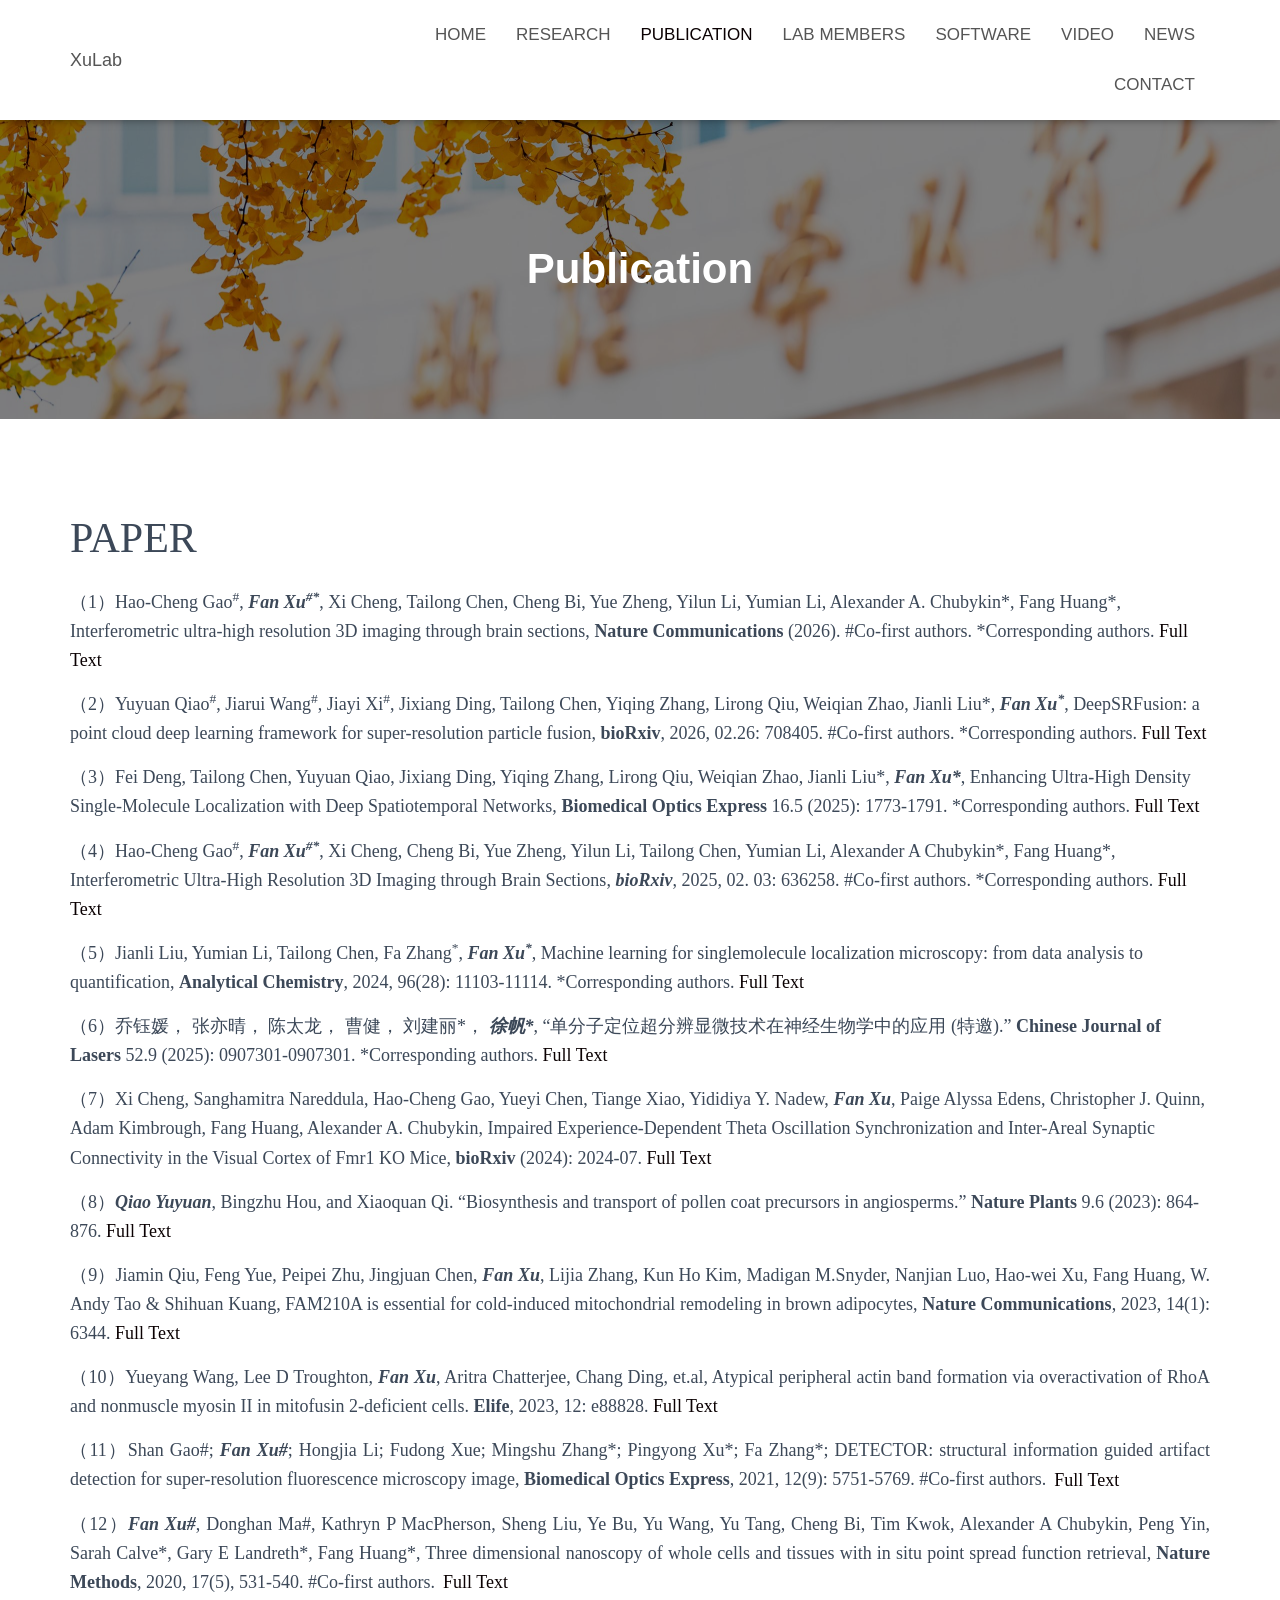
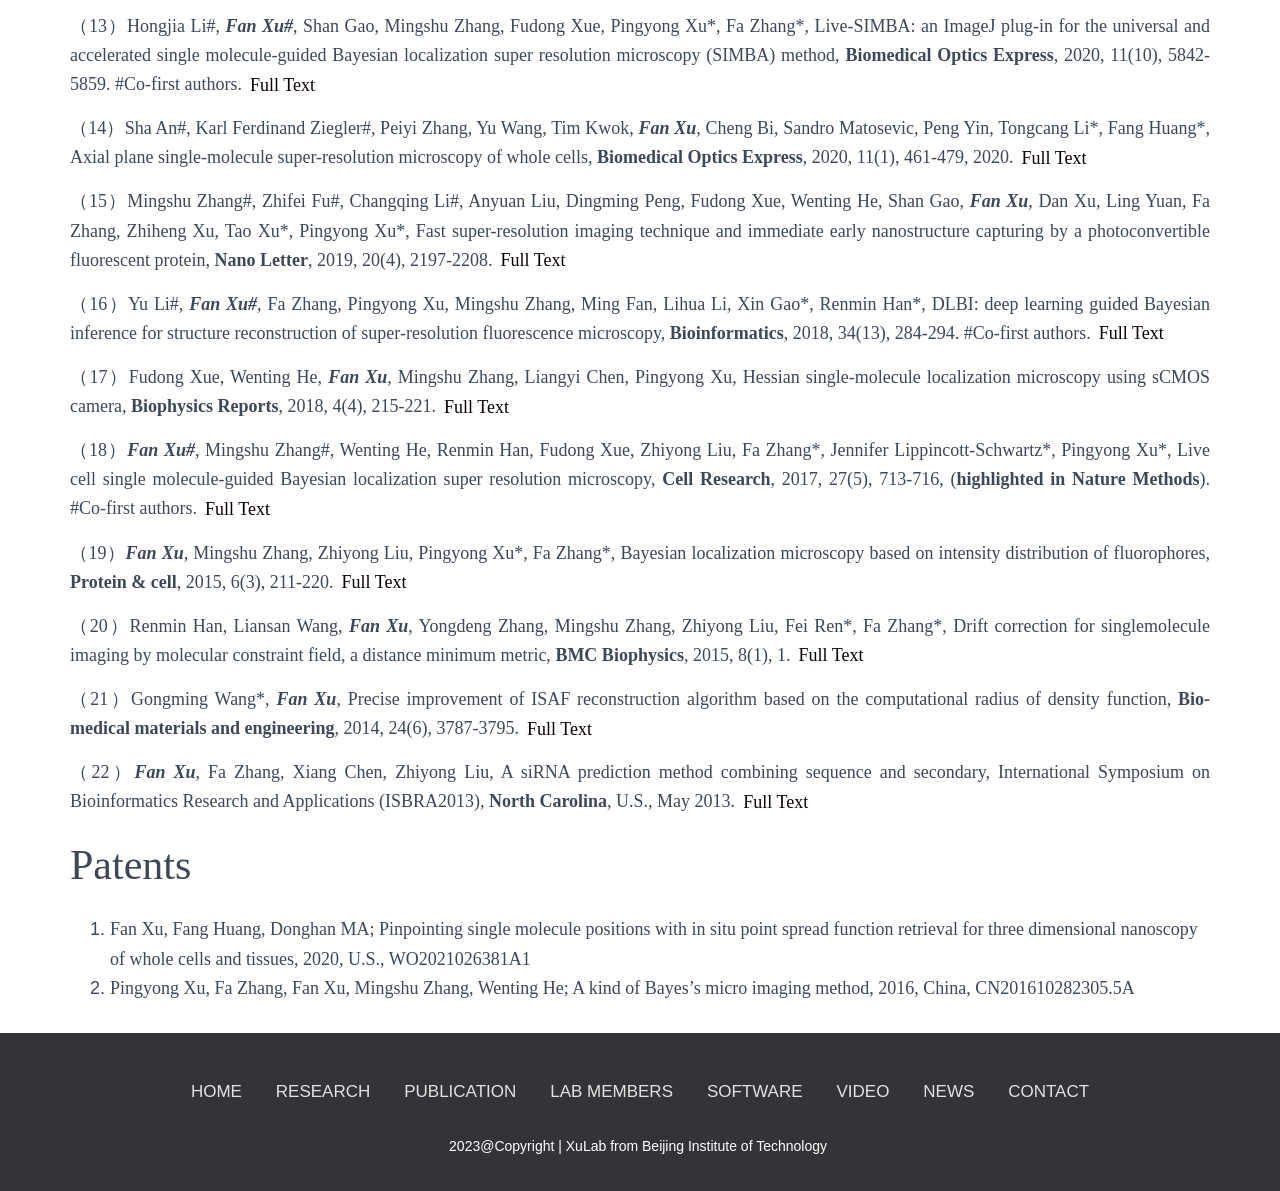
<file: publication/index.html>
<!DOCTYPE html>
<html lang="zh-Hans">

<head>
	<meta charset='UTF-8'>
	<meta name="viewport" content="width=device-width, initial-scale=1">
	<link rel="profile" href="https://gmpg.org/xfn/11">
		<title>Publication &#8211; XuLab</title>
<meta name='robots' content='max-image-preview:large' />
	<style>img:is([sizes="auto" i], [sizes^="auto," i]) { contain-intrinsic-size: 3000px 1500px }</style>
<link rel="alternate" type="application/rss+xml" title="XuLab &raquo; Feed" href="https://xulab.cc/feed/" />
<link rel="alternate" type="application/rss+xml" title="XuLab &raquo; 评论 Feed" href="https://xulab.cc/comments/feed/" />
<script type="text/javascript">
/* <![CDATA[ */
window._wpemojiSettings = {"baseUrl":"https:\/\/s.w.org\/images\/core\/emoji\/15.0.3\/72x72\/","ext":".png","svgUrl":"https:\/\/s.w.org\/images\/core\/emoji\/15.0.3\/svg\/","svgExt":".svg","source":{"concatemoji":"\/wp-includes\/js\/wp-emoji-release.min.js?ver=6.7.1"}};
/*! This file is auto-generated */
!function(i,n){var o,s,e;function c(e){try{var t={supportTests:e,timestamp:(new Date).valueOf()};sessionStorage.setItem(o,JSON.stringify(t))}catch(e){}}function p(e,t,n){e.clearRect(0,0,e.canvas.width,e.canvas.height),e.fillText(t,0,0);var t=new Uint32Array(e.getImageData(0,0,e.canvas.width,e.canvas.height).data),r=(e.clearRect(0,0,e.canvas.width,e.canvas.height),e.fillText(n,0,0),new Uint32Array(e.getImageData(0,0,e.canvas.width,e.canvas.height).data));return t.every(function(e,t){return e===r[t]})}function u(e,t,n){switch(t){case"flag":return n(e,"\ud83c\udff3\ufe0f\u200d\u26a7\ufe0f","\ud83c\udff3\ufe0f\u200b\u26a7\ufe0f")?!1:!n(e,"\ud83c\uddfa\ud83c\uddf3","\ud83c\uddfa\u200b\ud83c\uddf3")&&!n(e,"\ud83c\udff4\udb40\udc67\udb40\udc62\udb40\udc65\udb40\udc6e\udb40\udc67\udb40\udc7f","\ud83c\udff4\u200b\udb40\udc67\u200b\udb40\udc62\u200b\udb40\udc65\u200b\udb40\udc6e\u200b\udb40\udc67\u200b\udb40\udc7f");case"emoji":return!n(e,"\ud83d\udc26\u200d\u2b1b","\ud83d\udc26\u200b\u2b1b")}return!1}function f(e,t,n){var r="undefined"!=typeof WorkerGlobalScope&&self instanceof WorkerGlobalScope?new OffscreenCanvas(300,150):i.createElement("canvas"),a=r.getContext("2d",{willReadFrequently:!0}),o=(a.textBaseline="top",a.font="600 32px Arial",{});return e.forEach(function(e){o[e]=t(a,e,n)}),o}function t(e){var t=i.createElement("script");t.src=e,t.defer=!0,i.head.appendChild(t)}"undefined"!=typeof Promise&&(o="wpEmojiSettingsSupports",s=["flag","emoji"],n.supports={everything:!0,everythingExceptFlag:!0},e=new Promise(function(e){i.addEventListener("DOMContentLoaded",e,{once:!0})}),new Promise(function(t){var n=function(){try{var e=JSON.parse(sessionStorage.getItem(o));if("object"==typeof e&&"number"==typeof e.timestamp&&(new Date).valueOf()<e.timestamp+604800&&"object"==typeof e.supportTests)return e.supportTests}catch(e){}return null}();if(!n){if("undefined"!=typeof Worker&&"undefined"!=typeof OffscreenCanvas&&"undefined"!=typeof URL&&URL.createObjectURL&&"undefined"!=typeof Blob)try{var e="postMessage("+f.toString()+"("+[JSON.stringify(s),u.toString(),p.toString()].join(",")+"));",r=new Blob([e],{type:"text/javascript"}),a=new Worker(URL.createObjectURL(r),{name:"wpTestEmojiSupports"});return void(a.onmessage=function(e){c(n=e.data),a.terminate(),t(n)})}catch(e){}c(n=f(s,u,p))}t(n)}).then(function(e){for(var t in e)n.supports[t]=e[t],n.supports.everything=n.supports.everything&&n.supports[t],"flag"!==t&&(n.supports.everythingExceptFlag=n.supports.everythingExceptFlag&&n.supports[t]);n.supports.everythingExceptFlag=n.supports.everythingExceptFlag&&!n.supports.flag,n.DOMReady=!1,n.readyCallback=function(){n.DOMReady=!0}}).then(function(){return e}).then(function(){var e;n.supports.everything||(n.readyCallback(),(e=n.source||{}).concatemoji?t(e.concatemoji):e.wpemoji&&e.twemoji&&(t(e.twemoji),t(e.wpemoji)))}))}((window,document),window._wpemojiSettings);
/* ]]> */
</script>
<style id='wp-emoji-styles-inline-css' type='text/css'>

	img.wp-smiley, img.emoji {
		display: inline !important;
		border: none !important;
		box-shadow: none !important;
		height: 1em !important;
		width: 1em !important;
		margin: 0 0.07em !important;
		vertical-align: -0.1em !important;
		background: none !important;
		padding: 0 !important;
	}
</style>
<link rel='stylesheet' id='wp-block-library-css' href='/wp-includes/css/dist/block-library/style.min.css?ver=6.7.1' type='text/css' media='all' />
<style id='classic-theme-styles-inline-css' type='text/css'>
/*! This file is auto-generated */
.wp-block-button__link{color:#fff;background-color:#32373c;border-radius:9999px;box-shadow:none;text-decoration:none;padding:calc(.667em + 2px) calc(1.333em + 2px);font-size:1.125em}.wp-block-file__button{background:#32373c;color:#fff;text-decoration:none}
</style>
<style id='global-styles-inline-css' type='text/css'>
:root{--wp--preset--aspect-ratio--square: 1;--wp--preset--aspect-ratio--4-3: 4/3;--wp--preset--aspect-ratio--3-4: 3/4;--wp--preset--aspect-ratio--3-2: 3/2;--wp--preset--aspect-ratio--2-3: 2/3;--wp--preset--aspect-ratio--16-9: 16/9;--wp--preset--aspect-ratio--9-16: 9/16;--wp--preset--color--black: #000000;--wp--preset--color--cyan-bluish-gray: #abb8c3;--wp--preset--color--white: #ffffff;--wp--preset--color--pale-pink: #f78da7;--wp--preset--color--vivid-red: #cf2e2e;--wp--preset--color--luminous-vivid-orange: #ff6900;--wp--preset--color--luminous-vivid-amber: #fcb900;--wp--preset--color--light-green-cyan: #7bdcb5;--wp--preset--color--vivid-green-cyan: #00d084;--wp--preset--color--pale-cyan-blue: #8ed1fc;--wp--preset--color--vivid-cyan-blue: #0693e3;--wp--preset--color--vivid-purple: #9b51e0;--wp--preset--color--accent: #0a0002;--wp--preset--color--secondary: #2d3359;--wp--preset--color--background-color: #E5E5E5;--wp--preset--color--header-gradient: #a81d84;--wp--preset--color--body-color: #999999;--wp--preset--color--header-overlay-color: rgba(0,0,0,0.5);--wp--preset--color--header-text-color: #fffffe;--wp--preset--color--navbar-background: #fffffd;--wp--preset--color--navbar-text-color: #555555;--wp--preset--color--navbar-text-color-hover: #0a0002;--wp--preset--color--navbar-transparent-text-color: #fffffc;--wp--preset--gradient--vivid-cyan-blue-to-vivid-purple: linear-gradient(135deg,rgba(6,147,227,1) 0%,rgb(155,81,224) 100%);--wp--preset--gradient--light-green-cyan-to-vivid-green-cyan: linear-gradient(135deg,rgb(122,220,180) 0%,rgb(0,208,130) 100%);--wp--preset--gradient--luminous-vivid-amber-to-luminous-vivid-orange: linear-gradient(135deg,rgba(252,185,0,1) 0%,rgba(255,105,0,1) 100%);--wp--preset--gradient--luminous-vivid-orange-to-vivid-red: linear-gradient(135deg,rgba(255,105,0,1) 0%,rgb(207,46,46) 100%);--wp--preset--gradient--very-light-gray-to-cyan-bluish-gray: linear-gradient(135deg,rgb(238,238,238) 0%,rgb(169,184,195) 100%);--wp--preset--gradient--cool-to-warm-spectrum: linear-gradient(135deg,rgb(74,234,220) 0%,rgb(151,120,209) 20%,rgb(207,42,186) 40%,rgb(238,44,130) 60%,rgb(251,105,98) 80%,rgb(254,248,76) 100%);--wp--preset--gradient--blush-light-purple: linear-gradient(135deg,rgb(255,206,236) 0%,rgb(152,150,240) 100%);--wp--preset--gradient--blush-bordeaux: linear-gradient(135deg,rgb(254,205,165) 0%,rgb(254,45,45) 50%,rgb(107,0,62) 100%);--wp--preset--gradient--luminous-dusk: linear-gradient(135deg,rgb(255,203,112) 0%,rgb(199,81,192) 50%,rgb(65,88,208) 100%);--wp--preset--gradient--pale-ocean: linear-gradient(135deg,rgb(255,245,203) 0%,rgb(182,227,212) 50%,rgb(51,167,181) 100%);--wp--preset--gradient--electric-grass: linear-gradient(135deg,rgb(202,248,128) 0%,rgb(113,206,126) 100%);--wp--preset--gradient--midnight: linear-gradient(135deg,rgb(2,3,129) 0%,rgb(40,116,252) 100%);--wp--preset--font-size--small: 13px;--wp--preset--font-size--medium: 20px;--wp--preset--font-size--large: 36px;--wp--preset--font-size--x-large: 42px;--wp--preset--spacing--20: 0.44rem;--wp--preset--spacing--30: 0.67rem;--wp--preset--spacing--40: 1rem;--wp--preset--spacing--50: 1.5rem;--wp--preset--spacing--60: 2.25rem;--wp--preset--spacing--70: 3.38rem;--wp--preset--spacing--80: 5.06rem;--wp--preset--shadow--natural: 6px 6px 9px rgba(0, 0, 0, 0.2);--wp--preset--shadow--deep: 12px 12px 50px rgba(0, 0, 0, 0.4);--wp--preset--shadow--sharp: 6px 6px 0px rgba(0, 0, 0, 0.2);--wp--preset--shadow--outlined: 6px 6px 0px -3px rgba(255, 255, 255, 1), 6px 6px rgba(0, 0, 0, 1);--wp--preset--shadow--crisp: 6px 6px 0px rgba(0, 0, 0, 1);}:where(.is-layout-flex){gap: 0.5em;}:where(.is-layout-grid){gap: 0.5em;}body .is-layout-flex{display: flex;}.is-layout-flex{flex-wrap: wrap;align-items: center;}.is-layout-flex > :is(*, div){margin: 0;}body .is-layout-grid{display: grid;}.is-layout-grid > :is(*, div){margin: 0;}:where(.wp-block-columns.is-layout-flex){gap: 2em;}:where(.wp-block-columns.is-layout-grid){gap: 2em;}:where(.wp-block-post-template.is-layout-flex){gap: 1.25em;}:where(.wp-block-post-template.is-layout-grid){gap: 1.25em;}.has-black-color{color: var(--wp--preset--color--black) !important;}.has-cyan-bluish-gray-color{color: var(--wp--preset--color--cyan-bluish-gray) !important;}.has-white-color{color: var(--wp--preset--color--white) !important;}.has-pale-pink-color{color: var(--wp--preset--color--pale-pink) !important;}.has-vivid-red-color{color: var(--wp--preset--color--vivid-red) !important;}.has-luminous-vivid-orange-color{color: var(--wp--preset--color--luminous-vivid-orange) !important;}.has-luminous-vivid-amber-color{color: var(--wp--preset--color--luminous-vivid-amber) !important;}.has-light-green-cyan-color{color: var(--wp--preset--color--light-green-cyan) !important;}.has-vivid-green-cyan-color{color: var(--wp--preset--color--vivid-green-cyan) !important;}.has-pale-cyan-blue-color{color: var(--wp--preset--color--pale-cyan-blue) !important;}.has-vivid-cyan-blue-color{color: var(--wp--preset--color--vivid-cyan-blue) !important;}.has-vivid-purple-color{color: var(--wp--preset--color--vivid-purple) !important;}.has-black-background-color{background-color: var(--wp--preset--color--black) !important;}.has-cyan-bluish-gray-background-color{background-color: var(--wp--preset--color--cyan-bluish-gray) !important;}.has-white-background-color{background-color: var(--wp--preset--color--white) !important;}.has-pale-pink-background-color{background-color: var(--wp--preset--color--pale-pink) !important;}.has-vivid-red-background-color{background-color: var(--wp--preset--color--vivid-red) !important;}.has-luminous-vivid-orange-background-color{background-color: var(--wp--preset--color--luminous-vivid-orange) !important;}.has-luminous-vivid-amber-background-color{background-color: var(--wp--preset--color--luminous-vivid-amber) !important;}.has-light-green-cyan-background-color{background-color: var(--wp--preset--color--light-green-cyan) !important;}.has-vivid-green-cyan-background-color{background-color: var(--wp--preset--color--vivid-green-cyan) !important;}.has-pale-cyan-blue-background-color{background-color: var(--wp--preset--color--pale-cyan-blue) !important;}.has-vivid-cyan-blue-background-color{background-color: var(--wp--preset--color--vivid-cyan-blue) !important;}.has-vivid-purple-background-color{background-color: var(--wp--preset--color--vivid-purple) !important;}.has-black-border-color{border-color: var(--wp--preset--color--black) !important;}.has-cyan-bluish-gray-border-color{border-color: var(--wp--preset--color--cyan-bluish-gray) !important;}.has-white-border-color{border-color: var(--wp--preset--color--white) !important;}.has-pale-pink-border-color{border-color: var(--wp--preset--color--pale-pink) !important;}.has-vivid-red-border-color{border-color: var(--wp--preset--color--vivid-red) !important;}.has-luminous-vivid-orange-border-color{border-color: var(--wp--preset--color--luminous-vivid-orange) !important;}.has-luminous-vivid-amber-border-color{border-color: var(--wp--preset--color--luminous-vivid-amber) !important;}.has-light-green-cyan-border-color{border-color: var(--wp--preset--color--light-green-cyan) !important;}.has-vivid-green-cyan-border-color{border-color: var(--wp--preset--color--vivid-green-cyan) !important;}.has-pale-cyan-blue-border-color{border-color: var(--wp--preset--color--pale-cyan-blue) !important;}.has-vivid-cyan-blue-border-color{border-color: var(--wp--preset--color--vivid-cyan-blue) !important;}.has-vivid-purple-border-color{border-color: var(--wp--preset--color--vivid-purple) !important;}.has-vivid-cyan-blue-to-vivid-purple-gradient-background{background: var(--wp--preset--gradient--vivid-cyan-blue-to-vivid-purple) !important;}.has-light-green-cyan-to-vivid-green-cyan-gradient-background{background: var(--wp--preset--gradient--light-green-cyan-to-vivid-green-cyan) !important;}.has-luminous-vivid-amber-to-luminous-vivid-orange-gradient-background{background: var(--wp--preset--gradient--luminous-vivid-amber-to-luminous-vivid-orange) !important;}.has-luminous-vivid-orange-to-vivid-red-gradient-background{background: var(--wp--preset--gradient--luminous-vivid-orange-to-vivid-red) !important;}.has-very-light-gray-to-cyan-bluish-gray-gradient-background{background: var(--wp--preset--gradient--very-light-gray-to-cyan-bluish-gray) !important;}.has-cool-to-warm-spectrum-gradient-background{background: var(--wp--preset--gradient--cool-to-warm-spectrum) !important;}.has-blush-light-purple-gradient-background{background: var(--wp--preset--gradient--blush-light-purple) !important;}.has-blush-bordeaux-gradient-background{background: var(--wp--preset--gradient--blush-bordeaux) !important;}.has-luminous-dusk-gradient-background{background: var(--wp--preset--gradient--luminous-dusk) !important;}.has-pale-ocean-gradient-background{background: var(--wp--preset--gradient--pale-ocean) !important;}.has-electric-grass-gradient-background{background: var(--wp--preset--gradient--electric-grass) !important;}.has-midnight-gradient-background{background: var(--wp--preset--gradient--midnight) !important;}.has-small-font-size{font-size: var(--wp--preset--font-size--small) !important;}.has-medium-font-size{font-size: var(--wp--preset--font-size--medium) !important;}.has-large-font-size{font-size: var(--wp--preset--font-size--large) !important;}.has-x-large-font-size{font-size: var(--wp--preset--font-size--x-large) !important;}
:where(.wp-block-post-template.is-layout-flex){gap: 1.25em;}:where(.wp-block-post-template.is-layout-grid){gap: 1.25em;}
:where(.wp-block-columns.is-layout-flex){gap: 2em;}:where(.wp-block-columns.is-layout-grid){gap: 2em;}
:root :where(.wp-block-pullquote){font-size: 1.5em;line-height: 1.6;}
</style>
<link rel='stylesheet' id='bootstrap-css' href='/wp-content/themes/hestia-pro/assets/bootstrap/css/bootstrap.min.css?ver=1.0.2' type='text/css' media='all' />
<link rel='stylesheet' id='hestia-font-sizes-css' href='/wp-content/themes/hestia-pro/assets/css/font-sizes.min.css?ver=3.0.23' type='text/css' media='all' />
<link rel='stylesheet' id='hestia_style-css' href='/wp-content/themes/hestia-pro/style.min.css?ver=3.0.23' type='text/css' media='all' />
<style id='hestia_style-inline-css' type='text/css'>
.hestia-top-bar, .hestia-top-bar .widget.widget_shopping_cart .cart_list {
			background-color: #363537
		}
		.hestia-top-bar .widget .label-floating input[type=search]:-webkit-autofill {
			-webkit-box-shadow: inset 0 0 0px 9999px #363537
		}.hestia-top-bar, .hestia-top-bar .widget .label-floating input[type=search], .hestia-top-bar .widget.widget_search form.form-group:before, .hestia-top-bar .widget.widget_product_search form.form-group:before, .hestia-top-bar .widget.widget_shopping_cart:before {
			color: #ffffff
		} 
		.hestia-top-bar .widget .label-floating input[type=search]{
			-webkit-text-fill-color:#ffffff !important 
		}
		.hestia-top-bar div.widget.widget_shopping_cart:before, .hestia-top-bar .widget.widget_product_search form.form-group:before, .hestia-top-bar .widget.widget_search form.form-group:before{
			background-color: #ffffff
		}.hestia-top-bar a, .hestia-top-bar .top-bar-nav li a {
			color: #ffffff
		}
		.hestia-top-bar ul li a[href*="mailto:"]:before, .hestia-top-bar ul li a[href*="tel:"]:before{
			background-color: #ffffff
		}
		.hestia-top-bar a:hover, .hestia-top-bar .top-bar-nav li a:hover {
			color: #eeeeee
		}
		.hestia-top-bar ul li:hover a[href*="mailto:"]:before, .hestia-top-bar ul li:hover a[href*="tel:"]:before{
			background-color: #eeeeee
		}
		
@media (min-width: 769px){
			.page-header.header-small .hestia-title,
			.page-header.header-small .title,
			h1.hestia-title.title-in-content,
			.main article.section .has-title-font-size {
				font-size: 42px;
			}}@media (max-width: 768px){
			.page-header.header-small .hestia-title,
			.page-header.header-small .title,
			h1.hestia-title.title-in-content,
			.main article.section .has-title-font-size {
				font-size: 26px;
			}}@media (max-width: 480px){
			.page-header.header-small .hestia-title,
			.page-header.header-small .title,
			h1.hestia-title.title-in-content,
			.main article.section .has-title-font-size {
				font-size: 26px;
			}}
@media (min-width: 769px){
		.navbar #main-navigation a, .footer .footer-menu li a {
		  font-size: 17px;
		}
		.footer-big .footer-menu li a[href*="mailto:"]:before, .footer-big .footer-menu li a[href*="tel:"]:before{
		  width: 17px;
		  height: 17px;
		}
		}

		a,
		.navbar .dropdown-menu li:hover > a,
		.navbar .dropdown-menu li:focus > a,
		.navbar .dropdown-menu li:active > a,
		.navbar .navbar-nav > li .dropdown-menu li:hover > a,
		body:not(.home) .navbar-default .navbar-nav > .active:not(.btn) > a,
		body:not(.home) .navbar-default .navbar-nav > .active:not(.btn) > a:hover,
		body:not(.home) .navbar-default .navbar-nav > .active:not(.btn) > a:focus,
		a:hover,
		.card-blog a.moretag:hover,
		.card-blog a.more-link:hover,
		.widget a:hover,
		.has-text-color.has-accent-color,
		p.has-text-color a {
		    color:#0a0002;
		}
		
		.svg-text-color{
			fill:#0a0002;
		}
		
		.pagination span.current, .pagination span.current:focus, .pagination span.current:hover {
			border-color:#0a0002
		}
		
		button,
		button:hover,
		.woocommerce .track_order button[type="submit"],
		.woocommerce .track_order button[type="submit"]:hover,
		div.wpforms-container .wpforms-form button[type=submit].wpforms-submit,
		div.wpforms-container .wpforms-form button[type=submit].wpforms-submit:hover,
		input[type="button"],
		input[type="button"]:hover,
		input[type="submit"],
		input[type="submit"]:hover,
		input#searchsubmit,
		.pagination span.current,
		.pagination span.current:focus,
		.pagination span.current:hover,
		.btn.btn-primary,
		.btn.btn-primary:link,
		.btn.btn-primary:hover,
		.btn.btn-primary:focus,
		.btn.btn-primary:active,
		.btn.btn-primary.active,
		.btn.btn-primary.active:focus,
		.btn.btn-primary.active:hover,
		.btn.btn-primary:active:hover,
		.btn.btn-primary:active:focus,
		.btn.btn-primary:active:hover,
		.hestia-sidebar-open.btn.btn-rose,
		.hestia-sidebar-close.btn.btn-rose,
		.hestia-sidebar-open.btn.btn-rose:hover,
		.hestia-sidebar-close.btn.btn-rose:hover,
		.hestia-sidebar-open.btn.btn-rose:focus,
		.hestia-sidebar-close.btn.btn-rose:focus,
		.label.label-primary,
		.hestia-work .portfolio-item:nth-child(6n+1) .label,
		.nav-cart .nav-cart-content .widget .buttons .button,
		.has-accent-background-color[class*="has-background"] {
		    background-color: #0a0002;
		}
		
		@media (max-width: 768px) {
	
			.navbar-default .navbar-nav>li>a:hover,
			.navbar-default .navbar-nav>li>a:focus,
			.navbar .navbar-nav .dropdown .dropdown-menu li a:hover,
			.navbar .navbar-nav .dropdown .dropdown-menu li a:focus,
			.navbar button.navbar-toggle:hover,
			.navbar .navbar-nav li:hover > a i {
			    color: #0a0002;
			}
		}
		
		body:not(.woocommerce-page) button:not([class^="fl-"]):not(.hestia-scroll-to-top):not(.navbar-toggle):not(.close),
		body:not(.woocommerce-page) .button:not([class^="fl-"]):not(hestia-scroll-to-top):not(.navbar-toggle):not(.add_to_cart_button):not(.product_type_grouped):not(.product_type_external),
		div.wpforms-container .wpforms-form button[type=submit].wpforms-submit,
		input[type="submit"],
		input[type="button"],
		.btn.btn-primary,
		.widget_product_search button[type="submit"],
		.hestia-sidebar-open.btn.btn-rose,
		.hestia-sidebar-close.btn.btn-rose,
		.everest-forms button[type=submit].everest-forms-submit-button {
		    -webkit-box-shadow: 0 2px 2px 0 rgba(10,0,2,0.14),0 3px 1px -2px rgba(10,0,2,0.2),0 1px 5px 0 rgba(10,0,2,0.12);
		    box-shadow: 0 2px 2px 0 rgba(10,0,2,0.14),0 3px 1px -2px rgba(10,0,2,0.2),0 1px 5px 0 rgba(10,0,2,0.12);
		}
		
		.card .header-primary, .card .content-primary,
		.everest-forms button[type=submit].everest-forms-submit-button {
		    background: #0a0002;
		}
		
		body:not(.woocommerce-page) .button:not([class^="fl-"]):not(.hestia-scroll-to-top):not(.navbar-toggle):not(.add_to_cart_button):hover,
		body:not(.woocommerce-page) button:not([class^="fl-"]):not(.hestia-scroll-to-top):not(.navbar-toggle):not(.close):hover,
		div.wpforms-container .wpforms-form button[type=submit].wpforms-submit:hover,
		input[type="submit"]:hover,
		input[type="button"]:hover,
		input#searchsubmit:hover,
		.widget_product_search button[type="submit"]:hover,
		.pagination span.current,
		.btn.btn-primary:hover,
		.btn.btn-primary:focus,
		.btn.btn-primary:active,
		.btn.btn-primary.active,
		.btn.btn-primary:active:focus,
		.btn.btn-primary:active:hover,
		.hestia-sidebar-open.btn.btn-rose:hover,
		.hestia-sidebar-close.btn.btn-rose:hover,
		.pagination span.current:hover,
		.everest-forms button[type=submit].everest-forms-submit-button:hover,
 		.everest-forms button[type=submit].everest-forms-submit-button:focus,
 		.everest-forms button[type=submit].everest-forms-submit-button:active {
			-webkit-box-shadow: 0 14px 26px -12px rgba(10,0,2,0.42),0 4px 23px 0 rgba(0,0,0,0.12),0 8px 10px -5px rgba(10,0,2,0.2);
		    box-shadow: 0 14px 26px -12px rgba(10,0,2,0.42),0 4px 23px 0 rgba(0,0,0,0.12),0 8px 10px -5px rgba(10,0,2,0.2);
			color: #fff;
		}
		
		.form-group.is-focused .form-control {
			background-image: -webkit-gradient(linear,left top, left bottom,from(#0a0002),to(#0a0002)),-webkit-gradient(linear,left top, left bottom,from(#d2d2d2),to(#d2d2d2));
			background-image: -webkit-linear-gradient(linear,left top, left bottom,from(#0a0002),to(#0a0002)),-webkit-linear-gradient(linear,left top, left bottom,from(#d2d2d2),to(#d2d2d2));
			background-image: linear-gradient(linear,left top, left bottom,from(#0a0002),to(#0a0002)),linear-gradient(linear,left top, left bottom,from(#d2d2d2),to(#d2d2d2));
		}
		
		.navbar:not(.navbar-transparent) li:not(.btn):hover > a,
		.navbar li.on-section:not(.btn) > a,
		.navbar.full-screen-menu.navbar-transparent li:not(.btn):hover > a,
		.navbar.full-screen-menu .navbar-toggle:hover,
		.navbar:not(.navbar-transparent) .nav-cart:hover,
		.navbar:not(.navbar-transparent) .hestia-toggle-search:hover {
				color:#0a0002
		}
		
			.header-filter-gradient {
				background: linear-gradient(45deg, rgba(168,29,132,1) 0%, rgb(234,57,111) 100%);
			}
			.has-text-color.has-header-gradient-color { color: #a81d84; }
			.has-header-gradient-background-color[class*="has-background"] { background-color: #a81d84; }
			
		.has-text-color.has-background-color-color { color: #E5E5E5; }
		.has-background-color-background-color[class*="has-background"] { background-color: #E5E5E5; }
		

			.title, .title a, 
			.card-title, 
			.card-title a,
			.card-title a:hover,
			.info-title,
			.info-title a,
			.footer-brand, 
			.footer-brand a,
			.media .media-heading, 
			.media .media-heading a,
			.hestia-info .info-title, 
			.card-blog a.moretag,
			.card-blog a.more-link,
			.card .author a,
			.hestia-about:not(.section-image) h1, .hestia-about:not(.section-image) h2, .hestia-about:not(.section-image) h3, .hestia-about:not(.section-image) h4, .hestia-about:not(.section-image) h5,
			aside .widget h5,
			aside .widget a,
			.woocommerce ul.products[class*="columns-"] li.product-category h2,
			.woocommerce #reviews #comments ol.commentlist li .comment-text p.meta .woocommerce-review__author,
			.has-text-color.has-secondary-color {
				color: #2d3359;
			}
			.has-secondary-background-color[class*="has-background"] {
				background-color: #2d3359
			}
		.description, .card-description, .footer-big, .hestia-features .hestia-info p, .text-gray,
		.hestia-about:not(.section-image) p, .hestia-about:not(.section-image) h6,
		.has-text-color.has-body-color-color {
			color: #999999;
		}
		.has-body-color-background-color[class*="has-background"] {
			background-color: #999999
		} 
		.header-filter:before,
		.has-header-overlay-color-background-color[class*="has-background"] {
			background-color: rgba(0,0,0,0.5);
		}
		.has-text-color.has-header-overlay-color-color {
			color: rgba(0,0,0,0.5);
		} 
		.page-header, .page-header .hestia-title, .page-header .sub-title,
		.has-text-color.has-header-text-color-color {
			color: #fff;
		}
		.has-header-text-color-background-color[class*="has-background"] {
			background-color: #fff;
		}
			@media( max-width: 768px ) {
				/* On mobile background-color */
				.header > .navbar,
				.navbar.navbar-fixed-top .navbar-collapse {
					background-color: #fff;
				}
			}
			.navbar:not(.navbar-transparent),
			.navbar .dropdown-menu,
			.nav-cart .nav-cart-content .widget,
			.has-navbar-background-background-color[class*="has-background"] {
				background-color: #fff;
			}
			
			@media ( min-width: 769px ) {
				.navbar.full-screen-menu .nav.navbar-nav { background-color: rgba(255,255,255,0.9) }
			}
			.has-navbar-background-color[class*="has-background"] {
				color: #fff;
			}
		@media( min-width: 769px ) {
			.navbar.navbar-transparent .navbar-brand,
			.navbar.navbar-transparent .navbar-nav > li:not(.btn) > a,
			.navbar.navbar-transparent .navbar-nav > .active > a,
			.navbar.navbar-transparent.full-screen-menu .navbar-toggle,
			.navbar.navbar-transparent:not(.full-screen-menu) .nav-cart-icon, 
			.navbar.navbar-transparent.full-screen-menu li.responsive-nav-cart > a.nav-cart-icon,
			.navbar.navbar-transparent .hestia-toggle-search,
			.navbar.navbar-transparent .header-widgets-wrapper ul li a[href*="mailto:"],
			.navbar.navbar-transparent .header-widgets-wrapper ul li a[href*="tel:"]{
				color: #fff;
			}
		}
		.navbar.navbar-transparent .hestia-toggle-search svg{
			fill: #fff;
		}
		.has-text-color.has-navbar-transparent-text-color-color {
			color: #fff;
		}
		.has-navbar-transparent-text-color-background-color[class*="has-background"],
		.navbar.navbar-transparent .header-widgets-wrapper ul li a[href*="mailto:"]:before,
		.navbar.navbar-transparent .header-widgets-wrapper ul li a[href*="tel:"]:before{
			background-color: #fff;
		}
		@media( min-width: 769px ) {
			.menu-open .navbar.full-screen-menu.navbar-transparent .navbar-toggle,
			.navbar:not(.navbar-transparent) .navbar-brand,
			.navbar:not(.navbar-transparent) li:not(.btn) > a,
			.navbar.navbar-transparent.full-screen-menu li:not(.btn):not(.nav-cart) > a,
			.navbar.navbar-transparent .dropdown-menu li:not(.btn) > a,
			.hestia-mm-heading, .hestia-mm-description, 
			.navbar:not(.navbar-transparent) .navbar-nav > .active > a,
			.navbar:not(.navbar-transparent).full-screen-menu .navbar-toggle,
			.navbar .nav-cart-icon,  
			.navbar:not(.navbar-transparent) .hestia-toggle-search,
			.navbar.navbar-transparent .nav-cart .nav-cart-content .widget li a,
			.navbar .navbar-nav>li .dropdown-menu li.active>a {
				color: #555;
			}
		}
		@media( max-width: 768px ) {
			.navbar.navbar-default .navbar-brand,
			.navbar.navbar-default .navbar-nav li:not(.btn).menu-item > a,
			.navbar.navbar-default .navbar-nav .menu-item.active > a,
			.navbar.navbar-default .navbar-toggle,
			.navbar.navbar-default .navbar-toggle,
			.navbar.navbar-default .responsive-nav-cart a,
			.navbar.navbar-default .nav-cart .nav-cart-content a,
			.navbar.navbar-default .hestia-toggle-search,
			.hestia-mm-heading, .hestia-mm-description {
				color: #555;
			}
			
			.navbar .navbar-nav .dropdown:not(.btn) a .caret svg{
				fill: #555;
			}
			
			
			.navbar .navbar-nav .dropdown:not(.btn) a .caret {
				border-color: #555;
			}
		}
		.has-text-color.has-navbar-text-color-color {
			color: #555;
		}
		.has-navbar-text-color-background-color[class*="has-background"] {
			background-color: #555;
		}
		.navbar:not(.navbar-transparent) .header-widgets-wrapper ul li a[href*="mailto:"]:before,
		.navbar:not(.navbar-transparent) .header-widgets-wrapper ul li a[href*="tel:"]:before{
			background-color:#555
		}
		.hestia-toggle-search svg{
			fill: #555;
		}
		
		.navbar.navbar-default:not(.navbar-transparent) li:not(.btn):hover > a,
		.navbar.navbar-default.navbar-transparent .dropdown-menu:not(.btn) li:not(.btn):hover > a,
		.navbar.navbar-default:not(.navbar-transparent) li:not(.btn):hover > a i,
		.navbar.navbar-default:not(.navbar-transparent) .navbar-toggle:hover,
		.navbar.navbar-default:not(.full-screen-menu) .nav-cart-icon .nav-cart-content a:hover, 
		.navbar.navbar-default:not(.navbar-transparent) .hestia-toggle-search:hover,
		.navbar.navbar-transparent .nav-cart .nav-cart-content .widget li:hover a,
		.has-text-color.has-navbar-text-color-hover-color {
			color: #0a0002;
		}
		.navbar.navbar-default li.on-section:not(.btn) > a {color: #0a0002!important}
		@media( max-width: 768px ) {
			.navbar.navbar-default.navbar-transparent li:not(.btn):hover > a,
			.navbar.navbar-default.navbar-transparent li:not(.btn):hover > a i,
			.navbar.navbar-default.navbar-transparent .navbar-toggle:hover,
			.navbar.navbar-default .responsive-nav-cart a:hover
			.navbar.navbar-default .navbar-toggle:hover {
				color: #0a0002 !important;
			}
		}
		.has-navbar-text-color-hover-background-color[class*="has-background"] {
			background-color: #0a0002;
		}
		.navbar:not(.navbar-transparent) .header-widgets-wrapper ul li:hover a[href*="mailto:"]:before,
		.navbar:not(.navbar-transparent) .header-widgets-wrapper ul li:hover a[href*="tel:"]:before{
			background-color:#0a0002
		}
		.hestia-toggle-search:hover svg{
			fill: #0a0002;
		}
		
		.form-group.is-focused .form-control,
		 div.wpforms-container .wpforms-form .form-group.is-focused .form-control,
		 .nf-form-cont input:not([type=button]):focus,
		 .nf-form-cont select:focus,
		 .nf-form-cont textarea:focus {
		 background-image: -webkit-gradient(linear,left top, left bottom,from(#0a0002),to(#0a0002)),-webkit-gradient(linear,left top, left bottom,from(#d2d2d2),to(#d2d2d2));
		 background-image: -webkit-linear-gradient(linear,left top, left bottom,from(#0a0002),to(#0a0002)),-webkit-linear-gradient(linear,left top, left bottom,from(#d2d2d2),to(#d2d2d2));
		 background-image: linear-gradient(linear,left top, left bottom,from(#0a0002),to(#0a0002)),linear-gradient(linear,left top, left bottom,from(#d2d2d2),to(#d2d2d2));
		 }
		
		 .navbar.navbar-transparent.full-screen-menu .navbar-collapse .navbar-nav > li:not(.btn) > a:hover {
		 color: #0a0002;
		 }
		 
		 .hestia-ajax-loading{
		 border-color: #0a0002;
		 }
.btn.btn-primary:not(.colored-button):not(.btn-left):not(.btn-right):not(.btn-just-icon):not(.menu-item), input[type="submit"]:not(.search-submit), body:not(.woocommerce-account) .woocommerce .button.woocommerce-Button, .woocommerce .product button.button, .woocommerce .product button.button.alt, .woocommerce .product #respond input#submit, .woocommerce-cart .blog-post .woocommerce .cart-collaterals .cart_totals .checkout-button, .woocommerce-checkout #payment #place_order, .woocommerce-account.woocommerce-page button.button, .woocommerce .track_order button[type="submit"], .nav-cart .nav-cart-content .widget .buttons .button, .woocommerce a.button.wc-backward, body.woocommerce .wccm-catalog-item a.button, body.woocommerce a.wccm-button.button, form.woocommerce-form-coupon button.button, div.wpforms-container .wpforms-form button[type=submit].wpforms-submit, div.woocommerce a.button.alt, div.woocommerce table.my_account_orders .button, .btn.colored-button, .btn.btn-left, .btn.btn-right, .btn:not(.colored-button):not(.btn-left):not(.btn-right):not(.btn-just-icon):not(.menu-item):not(.hestia-sidebar-open):not(.hestia-sidebar-close){ padding-top:15px;  padding-bottom:15px;  padding-left:33px;  padding-right:33px; }
.btn.btn-primary:not(.colored-button):not(.btn-left):not(.btn-right):not(.btn-just-icon):not(.menu-item), input[type="submit"]:not(.search-submit), body:not(.woocommerce-account) .woocommerce .button.woocommerce-Button, .woocommerce .product button.button, .woocommerce .product button.button.alt, .woocommerce .product #respond input#submit, .woocommerce-cart .blog-post .woocommerce .cart-collaterals .cart_totals .checkout-button, .woocommerce-checkout #payment #place_order, .woocommerce-account.woocommerce-page button.button, .woocommerce .track_order button[type="submit"], .nav-cart .nav-cart-content .widget .buttons .button, .woocommerce a.button.wc-backward, body.woocommerce .wccm-catalog-item a.button, body.woocommerce a.wccm-button.button, form.woocommerce-form-coupon button.button, div.wpforms-container .wpforms-form button[type=submit].wpforms-submit, div.woocommerce a.button.alt, div.woocommerce table.my_account_orders .button, input[type="submit"].search-submit, .hestia-view-cart-wrapper .added_to_cart.wc-forward, .woocommerce-product-search button, .woocommerce-cart .actions .button, #secondary div[id^=woocommerce_price_filter] .button, .woocommerce div[id^=woocommerce_widget_cart].widget .buttons .button, .searchform input[type=submit], .searchform button, .search-form:not(.media-toolbar-primary) input[type=submit], .search-form:not(.media-toolbar-primary) button, .woocommerce-product-search input[type=submit], .btn.colored-button, .btn.btn-left, .btn.btn-right, .btn:not(.colored-button):not(.btn-left):not(.btn-right):not(.btn-just-icon):not(.menu-item):not(.hestia-sidebar-open):not(.hestia-sidebar-close){border-radius:3px;}

		.btn:hover{
			background-color: #858585;
		}
		

		.aos-init[data-aos] {
		  transition-duration: 1.25s;
		  -webkit-transition-duration: 1.25s;
		  -moz-transition-duration: 1.25s;
		  transition-timing-function: ease-out;
		  -webkit-transition-timing-function: ease-out;
		  -moz-transition-timing-function: ease-out;
		  will-change: transform, opacity;
		}
		.aos-init[data-aos].hestia-table-two {
		  transition-duration: 1s;
		  -webkit-transition-duration: 1s;
		  -moz-transition-duration: 1s;
		}
		.aos-init[data-aos^=fade][data-aos^=fade] {
		  opacity: 0;
		  transition-property: opacity, transform;
		}
		.aos-init[data-aos^=fade][data-aos^=fade].aos-animate {
		  opacity: 1;
		  transform: translate3d(0, 0, 0);
		}
		.aos-init[data-aos=fade-up] {
		  transform: translate3d(0, 35px, 0);
		}
		.aos-init[data-aos=fade-down] {
		  transform: translate3d(0, -35px, 0);
		}
		.aos-init[data-aos=fade-right] {
		  transform: translate3d(-35px, 0, 0);
		}
		.aos-init[data-aos=fade-left] {
		  transform: translate3d(35px, 0, 0);
		}
		
</style>
<script type="text/javascript" src="/wp-includes/js/jquery/jquery.min.js?ver=3.7.1" id="jquery-core-js"></script>
<script type="text/javascript" src="/wp-includes/js/jquery/jquery-migrate.min.js?ver=3.4.1" id="jquery-migrate-js"></script>
<link rel="https://api.w.org/" href="https://xulab.cc/wp-json/" /><link rel="alternate" title="JSON" type="application/json" href="https://xulab.cc/wp-json/wp/v2/pages/65" /><link rel="EditURI" type="application/rsd+xml" title="RSD" href="/xmlrpc.php?rsd" />
<meta name="generator" content="WordPress 6.7.1" />
<link rel="canonical" href="https://xulab.cc/publication/" />
<link rel='shortlink' href='https://xulab.cc/?p=65' />
<link rel="alternate" title="oEmbed (JSON)" type="application/json+oembed" href="https://xulab.cc/wp-json/oembed/1.0/embed?url=https%3A%2F%2Fxulab.cc%2Fpublication%2F" />
<link rel="alternate" title="oEmbed (XML)" type="text/xml+oembed" href="https://xulab.cc/wp-json/oembed/1.0/embed?url=https%3A%2F%2Fxulab.cc%2Fpublication%2F&#038;format=xml" />
<link rel="icon" href="/wp-content/uploads/2023/05/cropped-bit_xiaohui-32x32.jpg" sizes="32x32" />
<link rel="icon" href="/wp-content/uploads/2023/05/cropped-bit_xiaohui-192x192.jpg" sizes="192x192" />
<link rel="apple-touch-icon" href="/wp-content/uploads/2023/05/cropped-bit_xiaohui-180x180.jpg" />
<meta name="msapplication-TileImage" content="/wp-content/uploads/2023/05/cropped-bit_xiaohui-270x270.jpg" />
</head>

<body data-rsssl=1 class="page-template page-template-page-templates page-template-template-fullwidth page-template-page-templatestemplate-fullwidth-php page page-id-65 blog-post header-layout-default">
		<div class="wrapper  default ">
		<header class="header ">
			<div style="display: none"></div>		<nav class="navbar navbar-default navbar-fixed-top  hestia_left navbar-not-transparent">
						<div class="container">
						<div class="navbar-header">
			<div class="title-logo-wrapper">
				<a class="navbar-brand" href="https://xulab.cc/"
						title="XuLab">
					<p>XuLab</p></a>
			</div>
								<div class="navbar-toggle-wrapper">
						<button type="button" class="navbar-toggle" data-toggle="collapse" data-target="#main-navigation">
				<span class="icon-bar"></span>
				<span class="icon-bar"></span>
				<span class="icon-bar"></span>
				<span class="sr-only">Toggle Navigation</span>
			</button>
					</div>
				</div>
		<div id="main-navigation" class="collapse navbar-collapse"><ul id="menu-primary-menu" class="nav navbar-nav"><li id="menu-item-30" class="menu-item menu-item-type-post_type menu-item-object-page menu-item-home menu-item-30"><a title="HOME" href="https://xulab.cc/">HOME</a></li>
<li id="menu-item-83" class="menu-item menu-item-type-post_type menu-item-object-page menu-item-83"><a title="RESEARCH" href="https://xulab.cc/research/">RESEARCH</a></li>
<li id="menu-item-82" class="menu-item menu-item-type-post_type menu-item-object-page current-menu-item page_item page-item-65 current_page_item menu-item-82 active"><a title="PUBLICATION" href="https://xulab.cc/publication/">PUBLICATION</a></li>
<li id="menu-item-81" class="menu-item menu-item-type-post_type menu-item-object-page menu-item-81"><a title="LAB MEMBERS" href="https://xulab.cc/lab-members/">LAB MEMBERS</a></li>
<li id="menu-item-168" class="menu-item menu-item-type-post_type menu-item-object-page menu-item-168"><a title="Software" href="https://xulab.cc/software/">Software</a></li>
<li id="menu-item-80" class="menu-item menu-item-type-post_type menu-item-object-page menu-item-80"><a title="VIDEO" href="https://xulab.cc/video/">VIDEO</a></li>
<li id="menu-item-79" class="menu-item menu-item-type-post_type menu-item-object-page menu-item-79"><a title="NEWS" href="https://xulab.cc/news/">NEWS</a></li>
<li id="menu-item-78" class="menu-item menu-item-type-post_type menu-item-object-page menu-item-78"><a title="CONTACT" href="https://xulab.cc/contact/">CONTACT</a></li>
</ul></div>			</div>
					</nav>
				</header>
<div id="primary" class=" page-header header-small" data-parallax="active" ><div class="container"><div class="row"><div class="col-md-10 col-md-offset-1 text-center"><h1 class="hestia-title ">Publication</h1></div></div></div><div class="header-filter" style="background-image: url(/wp-content/uploads/2023/05/ff88f3baec6d45609297b1eca4e17d75-scaled.jpg);"></div></div>
<div class="main ">
		<div class="blog-post ">
		<div class="container">
			
	<article id="post-65" class="section section-text">
		<div class="row">
			<div class="col-md-12">
				<p><span style="font-family: 'times new roman', times, serif;"></span></p>

<h1 class="wp-block-heading"><span style="font-family: 'times new roman', times, serif;">PAPER</span></h1>
<p><span style="font-family: 'times new roman', times, serif;"> 

 </span></p>
<p><span style="font-family: 'times new roman', times, serif;">（1）Hao-Cheng Gao<sup>#</sup>, <em><strong>Fan Xu<sup>#</sup><sup>*</sup></strong></em>, Xi Cheng, Tailong Chen, Cheng Bi, Yue Zheng, Yilun Li, Yumian Li, Alexander A. Chubykin*, Fang Huang*, Interferometric ultra-high resolution 3D imaging through brain sections, <strong>Nature Communications</strong> (2026). #Co-first authors. *Corresponding authors. <a href="https://www.nature.com/articles/s41467-026-71614-6">Full Text</a></span></p>
<p><span style="font-family: 'times new roman', times, serif;">（2）Yuyuan Qiao<sup>#</sup>, Jiarui Wang<sup>#</sup>, Jiayi Xi<sup>#</sup>, Jixiang Ding, Tailong Chen, Yiqing Zhang, Lirong Qiu, Weiqian Zhao, Jianli Liu*, <em><strong>Fan Xu<sup>*</sup></strong></em>, DeepSRFusion: a point cloud deep learning framework for super-resolution particle fusion, <strong>bioRxiv</strong>, 2026, 02.26: 708405. #Co-first authors. *Corresponding authors. <a href="https://www.biorxiv.org/content/10.64898/2026.02.26.708405v1">Full Text</a></span></p>
<p><span style="font-family: 'times new roman', times, serif;">（3）Fei Deng, Tailong Chen, Yuyuan Qiao, Jixiang Ding, Yiqing Zhang, Lirong Qiu, Weiqian Zhao, Jianli Liu*, <em><strong>Fan Xu*</strong></em>, Enhancing Ultra-High Density Single-Molecule Localization with Deep Spatiotemporal Networks, <strong>Biomedical Optics Express</strong> 16.5 (2025): 1773-1791. *Corresponding authors. <a href="https://opg.optica.org/abstract.cfm?uri=boe-16-5-1773">Full Text</a></span></p>
<p><span style="font-family: 'times new roman', times, serif;">（4）Hao-Cheng Gao<sup>#</sup>, <em><strong>Fan Xu<sup>#</sup><sup>*</sup></strong></em>, Xi Cheng, Cheng Bi, Yue Zheng, Yilun Li, Tailong Chen, Yumian Li, Alexander A Chubykin*, Fang Huang*, Interferometric Ultra-High Resolution 3D Imaging through Brain Sections, <strong><em>bioRxiv</em></strong>, 2025, 02. 03: 636258. #Co-first authors. *Corresponding authors. <a href="https://www.biorxiv.org/content/10.1101/2025.02.03.636258v1">Full Text</a></span></p>
<p><span style="font-family: 'times new roman', times, serif;">（5）Jianli Liu, Yumian Li, Tailong Chen, Fa Zhang<sup>*</sup>, <em><strong>Fan Xu<sup>*</sup></strong></em>, Machine learning for singlemolecule localization microscopy: from data analysis to quantification, <strong><b>Analytical Chemistry</b></strong>, 2024, 96(28): 11103-11114. *Corresponding authors. <a href="https://pubs.acs.org/doi/10.1021/acs.analchem.3c05857">Full Text</a></span></p>
<p><span style="font-family: 'times new roman', times, serif;">（6）乔钰媛， 张亦晴， 陈太龙， 曹健， 刘建丽*， <em><strong>徐帆*</strong></em>, &#8220;单分子定位超分辨显微技术在神经生物学中的应用 (特邀).&#8221; <strong>Chinese Journal of Lasers</strong> 52.9 (2025): 0907301-0907301. *Corresponding authors. <a href="https://opticsjournal.net/Articles/OJ58a1f10306bc4555/Abstract">Full Text</a></span></p>
<p><span style="font-family: 'times new roman', times, serif;">（7）Xi Cheng, Sanghamitra Nareddula, Hao-Cheng Gao, Yueyi Chen, Tiange Xiao, Yididiya Y. Nadew, <em><strong>Fan Xu</strong></em>, Paige Alyssa Edens, Christopher J. Quinn, Adam Kimbrough, Fang Huang, Alexander A. Chubykin, Impaired Experience-Dependent Theta Oscillation Synchronization and Inter-Areal Synaptic Connectivity in the Visual Cortex of Fmr1 KO Mice, <strong>bioRxiv</strong> (2024): 2024-07. <a href="https://www.biorxiv.org/content/10.1101/2024.07.23.601989v1">Full Text</a></span></p>
<p><span style="font-family: 'times new roman', times, serif;">（8）<strong></strong><em><strong>Qiao Yuyuan</strong></em>, Bingzhu Hou, and Xiaoquan Qi. &#8220;Biosynthesis and transport of pollen coat precursors in angiosperms.&#8221; <strong>Nature Plants</strong> 9.6 (2023): 864-876. <a href="https://www.nature.com/articles/s41477-023-01413-0">Full Text</a></span></p>
<p style="text-align: justify;"><span style="font-family: 'times new roman', times, serif;">（9）Jiamin Qiu, Feng Yue, Peipei Zhu, Jingjuan Chen, <em><strong>Fan Xu</strong></em>, Lijia Zhang, Kun Ho Kim, Madigan M.Snyder, Nanjian Luo, Hao-wei Xu, Fang Huang, W. Andy Tao &amp; Shihuan Kuang, FAM210A is essential for cold-induced mitochondrial remodeling in brown adipocytes, <strong>Nature Communications</strong>, 2023, 14(1): 6344. <a href="https://www.nature.com/articles/s41467-023-41988-y">Full Text</a></span></p>
<p style="text-align: justify;"><span style="font-family: 'times new roman', times, serif;">（10）Yueyang Wang, Lee D Troughton, <em><strong>Fan Xu</strong></em>, Aritra Chatterjee, Chang Ding, et.al, Atypical peripheral actin band formation via overactivation of RhoA and nonmuscle myosin II in mitofusin 2-deficient cells. <strong>Elife</strong>, 2023, 12: e88828. <a href="https://elifesciences.org/articles/88828">Full Text</a></span></p>
<p style="text-align: justify;"><span style="font-family: 'times new roman', times, serif;">（11）Shan Gao#; <strong><em>Fan Xu#</em></strong>; Hongjia Li; Fudong Xue; Mingshu Zhang*; Pingyong Xu*; Fa Zhang*; DETECTOR: structural information guided artifact detection for super-resolution fluorescence microscopy image, <strong>Biomedical Optics Express</strong>, 2021, 12(9): 5751-5769. #Co-first authors. <mark style="background-color: rgba(0, 0, 0, 0);" class="has-inline-color has-accent-color"><a rel="noreferrer noopener" href="https://opg.optica.org/boe/fulltext.cfm?uri=boe-12-9-5751&amp;id=458083" target="_blank">Full Text</a></mark></span></p>
<p style="text-align: justify;"><span style="font-family: 'times new roman', times, serif;">（12）<strong><em>Fan Xu#</em></strong>, Donghan Ma#, Kathryn P MacPherson, Sheng Liu, Ye Bu, Yu Wang, Yu Tang, Cheng Bi, Tim Kwok, Alexander A Chubykin, Peng Yin, Sarah Calve*, Gary E Landreth*, Fang Huang*, Three dimensional nanoscopy of whole cells and tissues with in situ point spread function retrieval, <strong>Nature Methods</strong>, 2020, 17(5), 531-540. #Co-first authors. <mark style="background-color: rgba(0, 0, 0, 0);" class="has-inline-color has-accent-color"> <a rel="noreferrer noopener" href="https://www.nature.com/articles/s41592-020-0816-x" target="_blank">Full Text</a></mark></span></p>
<p style="text-align: justify;"><span style="font-family: 'times new roman', times, serif;">（13）Hongjia Li#, <strong><em>Fan Xu#</em></strong>, Shan Gao, Mingshu Zhang, Fudong Xue, Pingyong Xu*, Fa Zhang*, Live-SIMBA: an ImageJ plug-in for the universal and accelerated single molecule-guided Bayesian localization super resolution microscopy (SIMBA) method, <strong>Biomedical Optics Express</strong>, 2020, 11(10), 5842-5859. #Co-first authors. <mark style="background-color: rgba(0, 0, 0, 0);" class="has-inline-color has-accent-color"><a rel="noreferrer noopener" href="https://opg.optica.org/boe/fulltext.cfm?uri=boe-11-10-5842&amp;id=440014" target="_blank">Full Text</a></mark></span></p>
<p style="text-align: justify;"><span style="font-family: 'times new roman', times, serif;">（14）Sha An#, Karl Ferdinand Ziegler#, Peiyi Zhang, Yu Wang, Tim Kwok, <strong><em>Fan Xu</em></strong>, Cheng Bi, Sandro Matosevic, Peng Yin, Tongcang Li*, Fang Huang*, Axial plane single-molecule super-resolution microscopy of whole cells, <strong>Biomedical Optics Express</strong>, 2020, 11(1), 461-479, 2020. <mark style="background-color: rgba(0, 0, 0, 0);" class="has-inline-color has-accent-color"><a rel="noreferrer noopener" href="https://opg.optica.org/boe/fulltext.cfm?uri=boe-11-1-461&amp;id=424923" target="_blank">Full Text</a></mark></span></p>
<p style="text-align: justify;"><span style="font-family: 'times new roman', times, serif;">（15）Mingshu Zhang#, Zhifei Fu#, Changqing Li#, Anyuan Liu, Dingming Peng, Fudong Xue, Wenting He, Shan Gao, <em><strong>Fan Xu</strong></em>, Dan Xu, Ling Yuan, Fa Zhang, Zhiheng Xu, Tao Xu*, Pingyong Xu*, Fast super-resolution imaging technique and immediate early nanostructure capturing by a photoconvertible fluorescent protein, <strong>Nano Letter</strong>, 2019, 20(4), 2197-2208. <mark style="background-color: rgba(0, 0, 0, 0);" class="has-inline-color has-accent-color"><a rel="noreferrer noopener" href="https://pubs.acs.org/doi/full/10.1021/acs.nanolett.9b02855" target="_blank">Full Text</a></mark></span></p>
<p style="text-align: justify;"><span style="font-family: 'times new roman', times, serif;">（16）Yu Li#, <em><strong>Fan Xu#</strong></em>, Fa Zhang, Pingyong Xu, Mingshu Zhang, Ming Fan, Lihua Li, Xin Gao*, Renmin Han*, DLBI: deep learning guided Bayesian inference for structure reconstruction of super-resolution fluorescence microscopy, <strong>Bioinformatics</strong>, 2018, 34(13), 284-294. #Co-first authors. <mark style="background-color: rgba(0, 0, 0, 0);" class="has-inline-color has-accent-color"><a rel="noreferrer noopener" href="https://academic.oup.com/bioinformatics/article/34/13/i284/5045796" target="_blank">Full Text</a></mark></span></p>
<p style="text-align: justify;"><span style="font-family: 'times new roman', times, serif;">（17）Fudong Xue, Wenting He, <em><strong>Fan Xu</strong></em>, Mingshu Zhang, Liangyi Chen, Pingyong Xu, Hessian single-molecule localization microscopy using sCMOS camera, <strong>Biophysics Reports</strong>, 2018, 4(4), 215-221. <mark style="background-color: rgba(0, 0, 0, 0);" class="has-inline-color has-accent-color"><a rel="noreferrer noopener" href="https://link.springer.com/article/10.1007/s41048-018-0065-z" target="_blank">Full Text</a></mark></span></p>
<p style="text-align: justify;"><span style="font-family: 'times new roman', times, serif;">（18）<strong><em>Fan Xu#</em></strong>, Mingshu Zhang#, Wenting He, Renmin Han, Fudong Xue, Zhiyong Liu, Fa Zhang*, Jennifer Lippincott-Schwartz*, Pingyong Xu*, Live cell single molecule-guided Bayesian localization super resolution microscopy, <strong>Cell Research</strong>, 2017, 27(5), 713-716, (<strong>highlighted in Nature Methods</strong>). #Co-first authors. <mark style="background-color: rgba(0, 0, 0, 0);" class="has-inline-color has-accent-color"><a rel="noreferrer noopener" href="https://www.nature.com/articles/cr2016160" target="_blank">Full Text</a></mark></span></p>
<p style="text-align: justify;"><span style="font-family: 'times new roman', times, serif;">（19）<em><strong>Fan Xu</strong></em>, Mingshu Zhang, Zhiyong Liu, Pingyong Xu*, Fa Zhang*, Bayesian localization microscopy based on intensity distribution of fluorophores,<strong> Protein &amp; cell</strong>, 2015, 6(3), 211-220. <mark style="background-color: rgba(0, 0, 0, 0);" class="has-inline-color has-accent-color"><a rel="noreferrer noopener" href="https://academic.oup.com/proteincell/article/6/3/211/6803711" target="_blank">Full Text</a></mark></span></p>
<p style="text-align: justify;"><span style="font-family: 'times new roman', times, serif;">（20）Renmin Han, Liansan Wang, <em><strong>Fan Xu</strong></em>, Yongdeng Zhang, Mingshu Zhang, Zhiyong Liu, Fei Ren*, Fa Zhang*, Drift correction for singlemolecule imaging by molecular constraint field, a distance minimum metric, <strong>BMC Biophysics</strong>, 2015, 8(1), 1. <mark style="background-color: rgba(0, 0, 0, 0);" class="has-inline-color has-accent-color"><a rel="noreferrer noopener" href="https://link.springer.com/article/10.1186/s13628-014-0015-1" target="_blank">Full Text</a></mark></span></p>
<p style="text-align: justify;"><span style="font-family: 'times new roman', times, serif;">（21）Gongming Wang*, <em><strong>Fan Xu</strong></em>, Precise improvement of ISAF reconstruction algorithm based on the computational radius of density function, <strong>Bio-medical materials and engineering</strong>, 2014, 24(6), 3787-3795. <mark style="background-color: rgba(0, 0, 0, 0);" class="has-inline-color has-accent-color"><a rel="noreferrer noopener" href="https://content.iospress.com/articles/bio-medical-materials-and-engineering/bme1208" target="_blank">Full Text</a></mark></span></p>
<p style="text-align: justify;"><span style="font-family: 'times new roman', times, serif;">（22）<em><strong>Fan Xu</strong></em>, Fa Zhang, Xiang Chen, Zhiyong Liu, A siRNA prediction method combining sequence and secondary, International Symposium on Bioinformatics Research and Applications (ISBRA2013), <strong>North Carolina</strong>, U.S., May 2013. <mark style="background-color: rgba(0, 0, 0, 0);" class="has-inline-color has-accent-color"><a rel="noreferrer noopener" href="https://xulab.cc/publication/" target="_blank">Full Text</a></mark></span></p>
<p><span style="font-family: 'times new roman', times, serif;"> 

 </span></p>
<h1 class="wp-block-heading"><span style="font-family: 'times new roman', times, serif;">Patents</span></h1>
<ol>
<li><span style="font-family: 'times new roman', times, serif;">Fan Xu, Fang Huang, Donghan MA; Pinpointing single molecule positions with in situ point spread function retrieval for three dimensional nanoscopy of whole cells and tissues, 2020, U.S., WO2021026381A1</span></li>
<li><span style="font-family: 'times new roman', times, serif;">Pingyong Xu, Fa Zhang, Fan Xu, Mingshu Zhang, Wenting He; A kind of Bayes’s micro imaging method, 2016, China, CN201610282305.5A</span>
<div class="t_col1 pd60">
<div class="p gp-f16"></div>
</div>
<div class="t_col1 pd60">
<div name="指导研究生" data-unique="指导研究生"></div>
</div>
</li>
</ol>
<ol></ol>
<p><span style="font-family: 'times new roman', times, serif;"> </span></p>			</div>
		</div>
	</article>
		</div>
	</div>

						<footer class="footer footer-black footer-big">
						<div class="container">
																<div class="hestia-bottom-footer-content"><ul id="menu-primary-menu-1" class="footer-menu hestia-center"><li class="menu-item menu-item-type-post_type menu-item-object-page menu-item-home menu-item-30"><a href="https://xulab.cc/">HOME</a></li>
<li class="menu-item menu-item-type-post_type menu-item-object-page menu-item-83"><a href="https://xulab.cc/research/">RESEARCH</a></li>
<li class="menu-item menu-item-type-post_type menu-item-object-page current-menu-item page_item page-item-65 current_page_item menu-item-82"><a href="https://xulab.cc/publication/" aria-current="page">PUBLICATION</a></li>
<li class="menu-item menu-item-type-post_type menu-item-object-page menu-item-81"><a href="https://xulab.cc/lab-members/">LAB MEMBERS</a></li>
<li class="menu-item menu-item-type-post_type menu-item-object-page menu-item-168"><a href="https://xulab.cc/software/">Software</a></li>
<li class="menu-item menu-item-type-post_type menu-item-object-page menu-item-80"><a href="https://xulab.cc/video/">VIDEO</a></li>
<li class="menu-item menu-item-type-post_type menu-item-object-page menu-item-79"><a href="https://xulab.cc/news/">NEWS</a></li>
<li class="menu-item menu-item-type-post_type menu-item-object-page menu-item-78"><a href="https://xulab.cc/contact/">CONTACT</a></li>
</ul><div class="copyright hestia-center">2023@Copyright | XuLab from Beijing Institute of Technology </div></div>			</div>
					</footer>
				</div>
	</div>
<script type="text/javascript" src="/wp-includes/js/comment-reply.min.js?ver=6.7.1" id="comment-reply-js" async="async" data-wp-strategy="async"></script>
<script type="text/javascript" src="/wp-content/themes/hestia-pro/assets/bootstrap/js/bootstrap.min.js?ver=1.0.2" id="jquery-bootstrap-js"></script>
<script type="text/javascript" src="/wp-includes/js/jquery/ui/core.min.js?ver=1.13.3" id="jquery-ui-core-js"></script>
<script type="text/javascript" id="hestia_scripts-js-extra">
/* <![CDATA[ */
var requestpost = {"ajaxurl":"\/wp-admin\/admin-ajax.php","disable_autoslide":"","masonry":""};
/* ]]> */
</script>
<script type="text/javascript" src="/wp-content/themes/hestia-pro/assets/js/script.min.js?ver=3.0.23" id="hestia_scripts-js"></script>
</body>
</html>
</file>
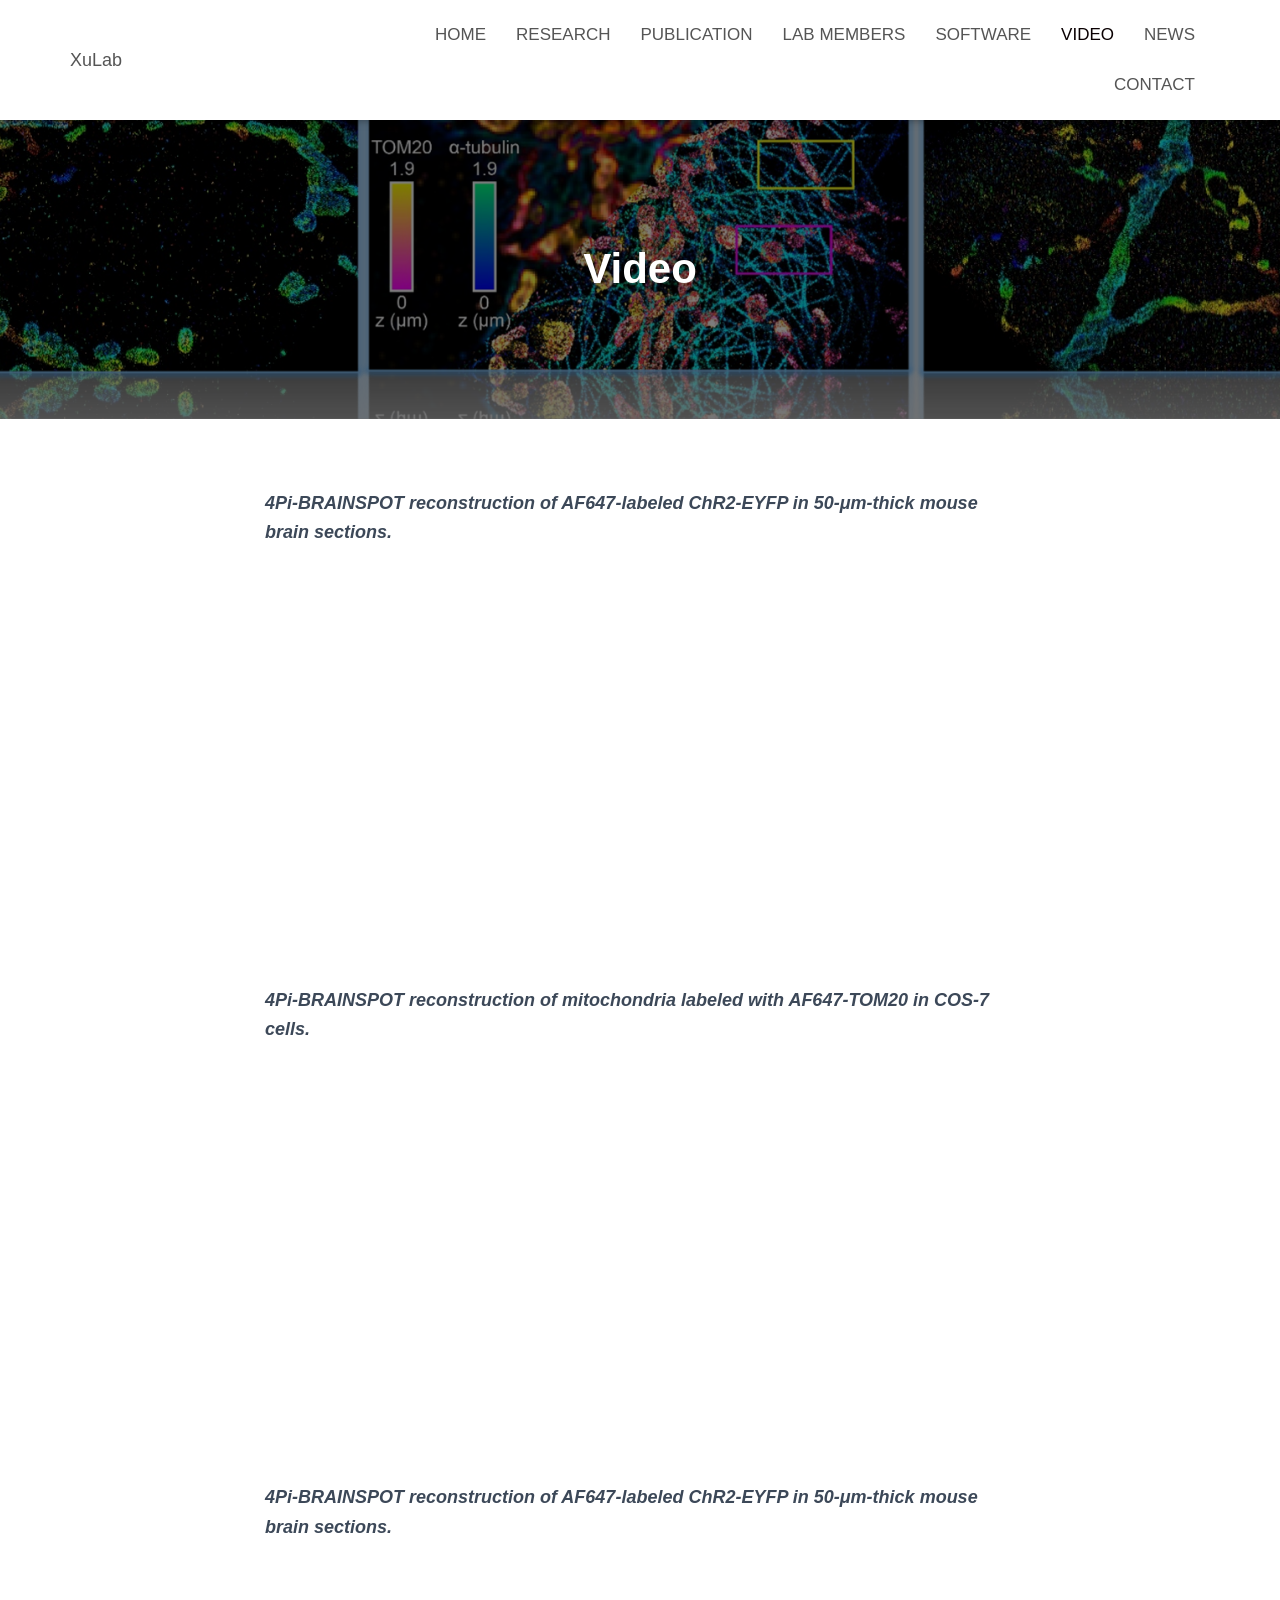
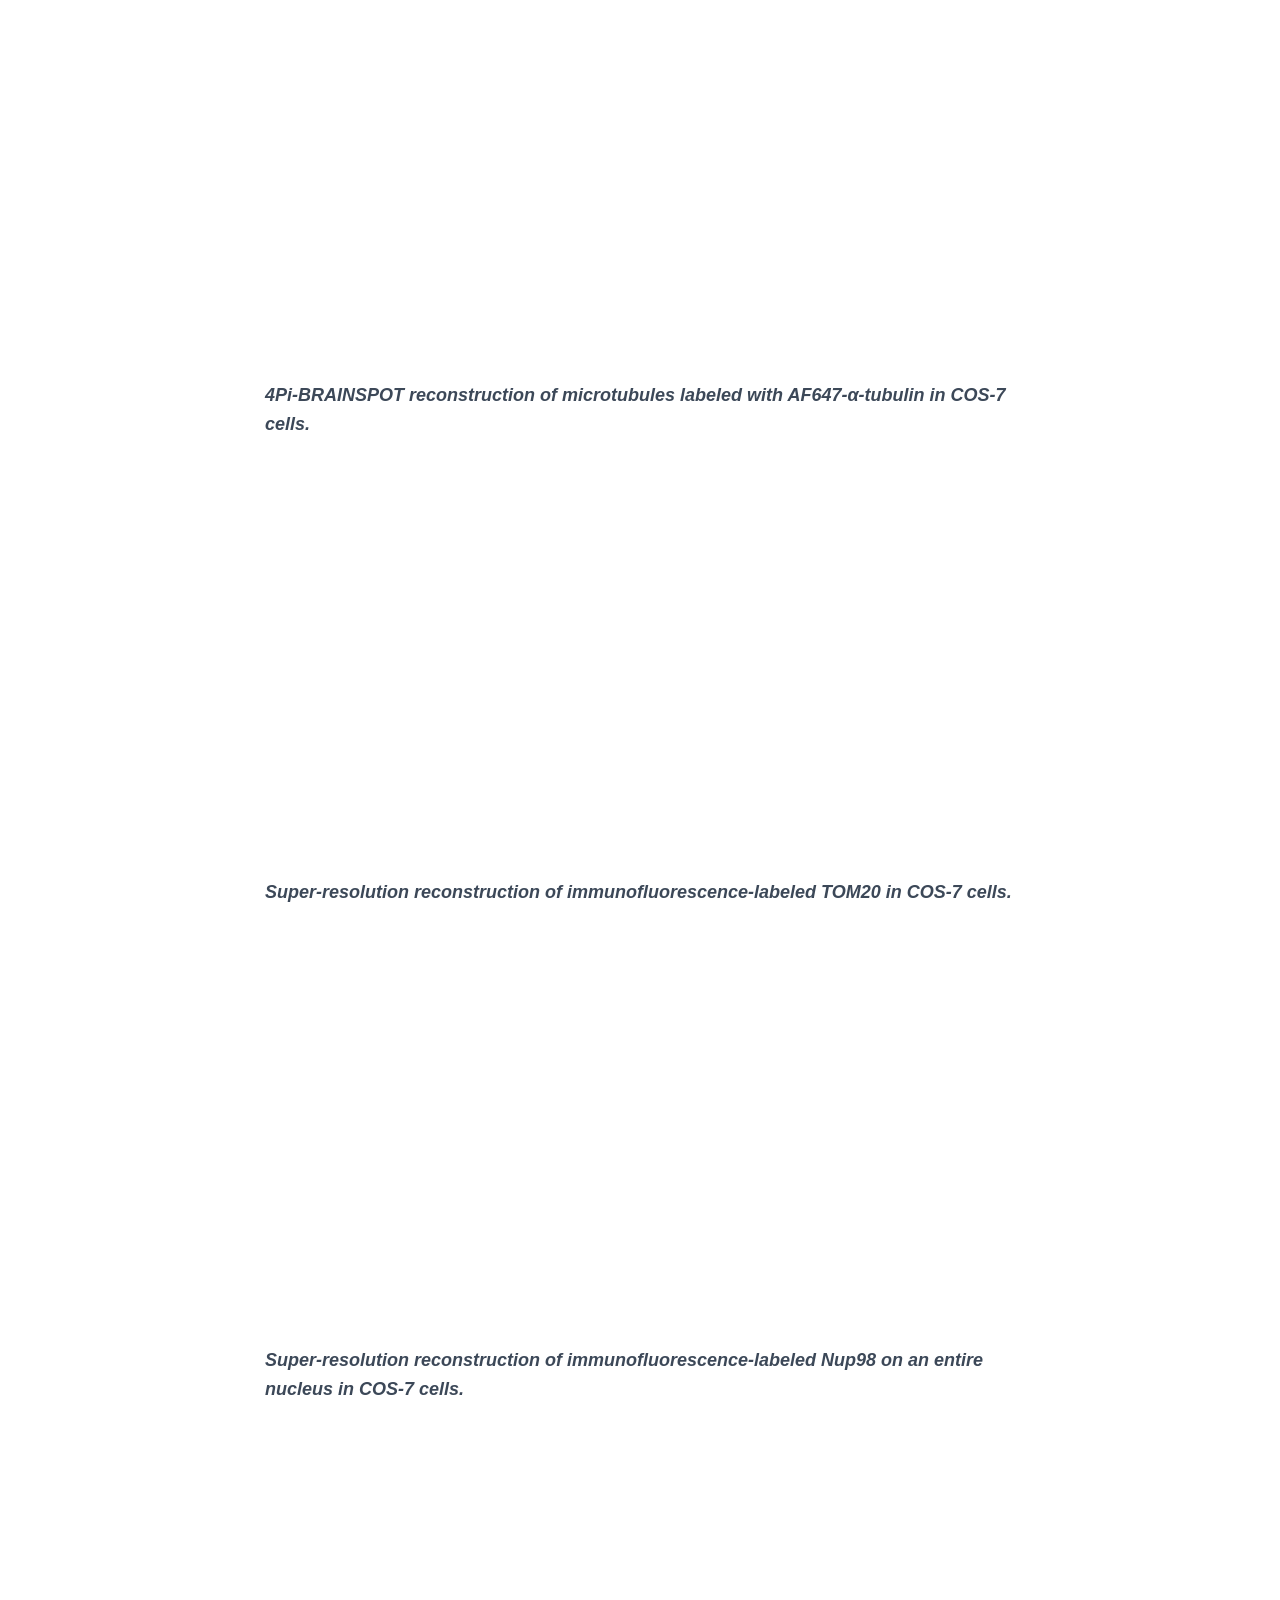
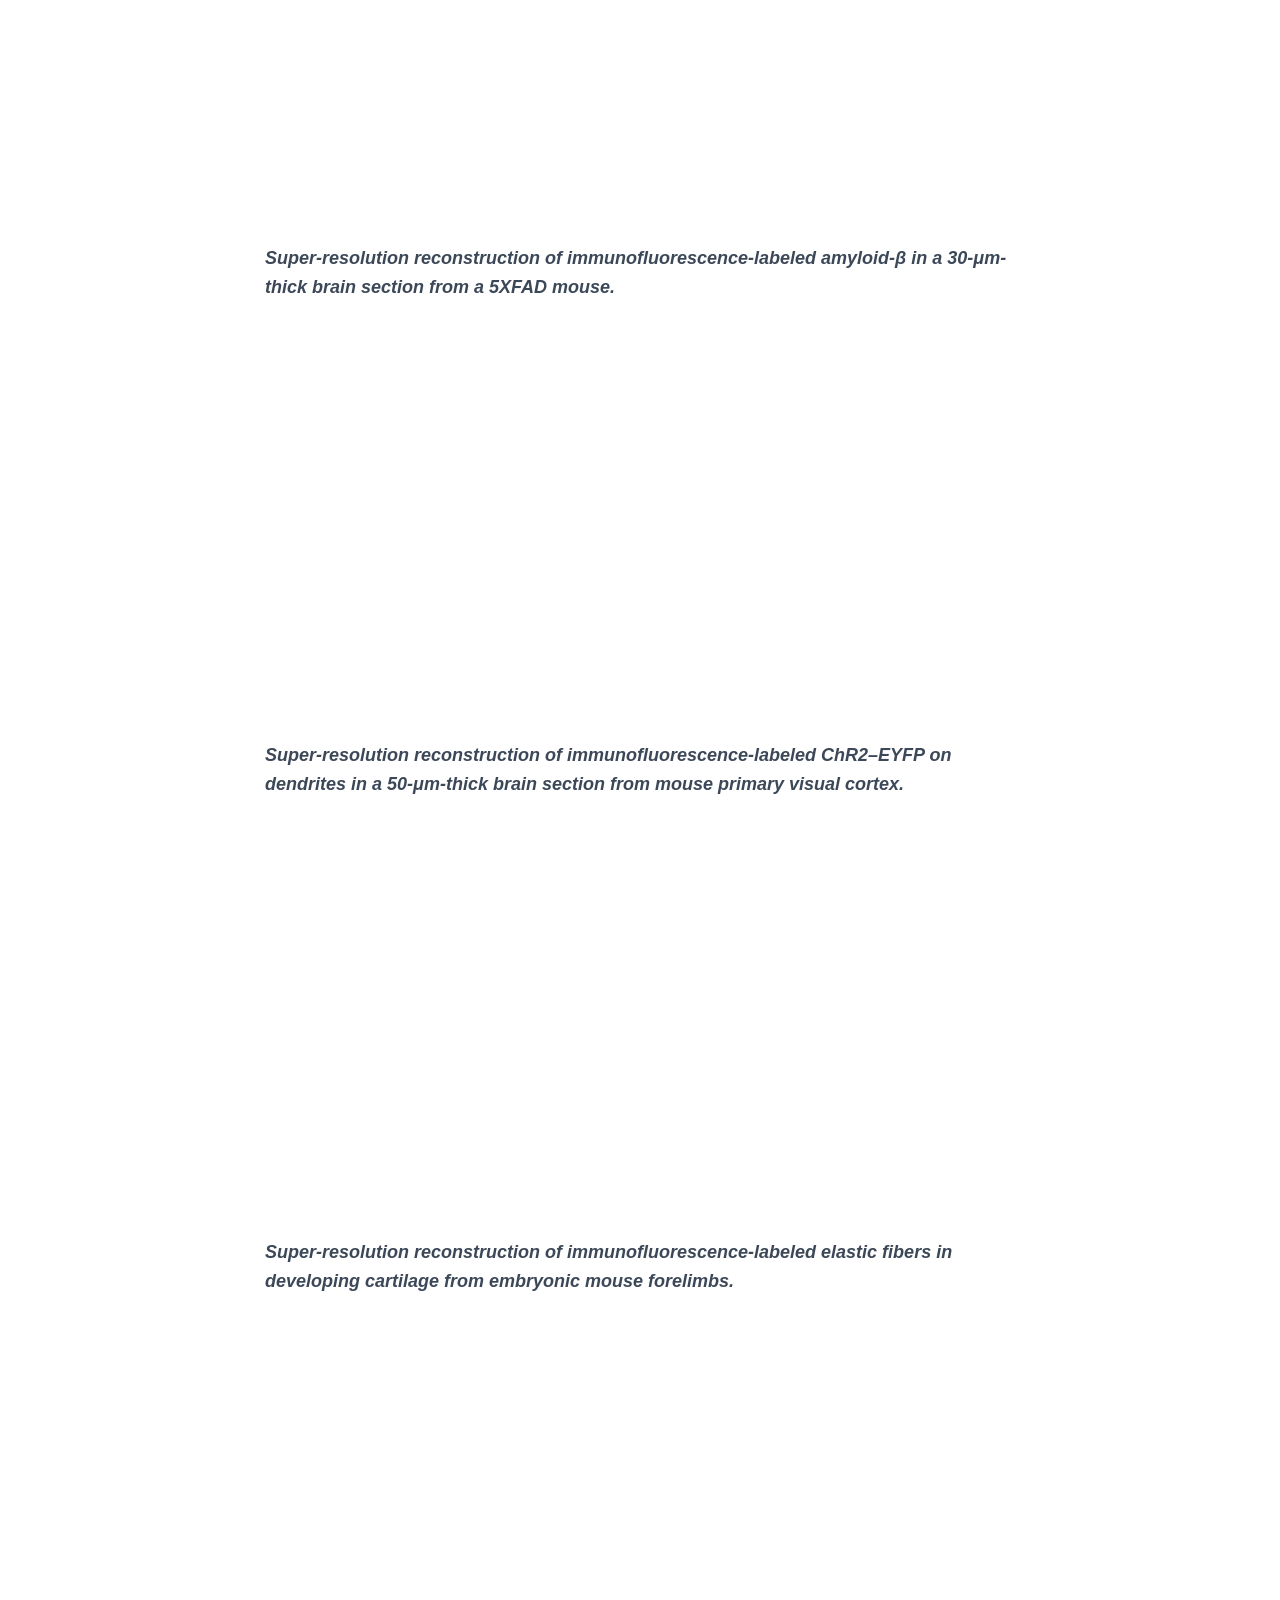
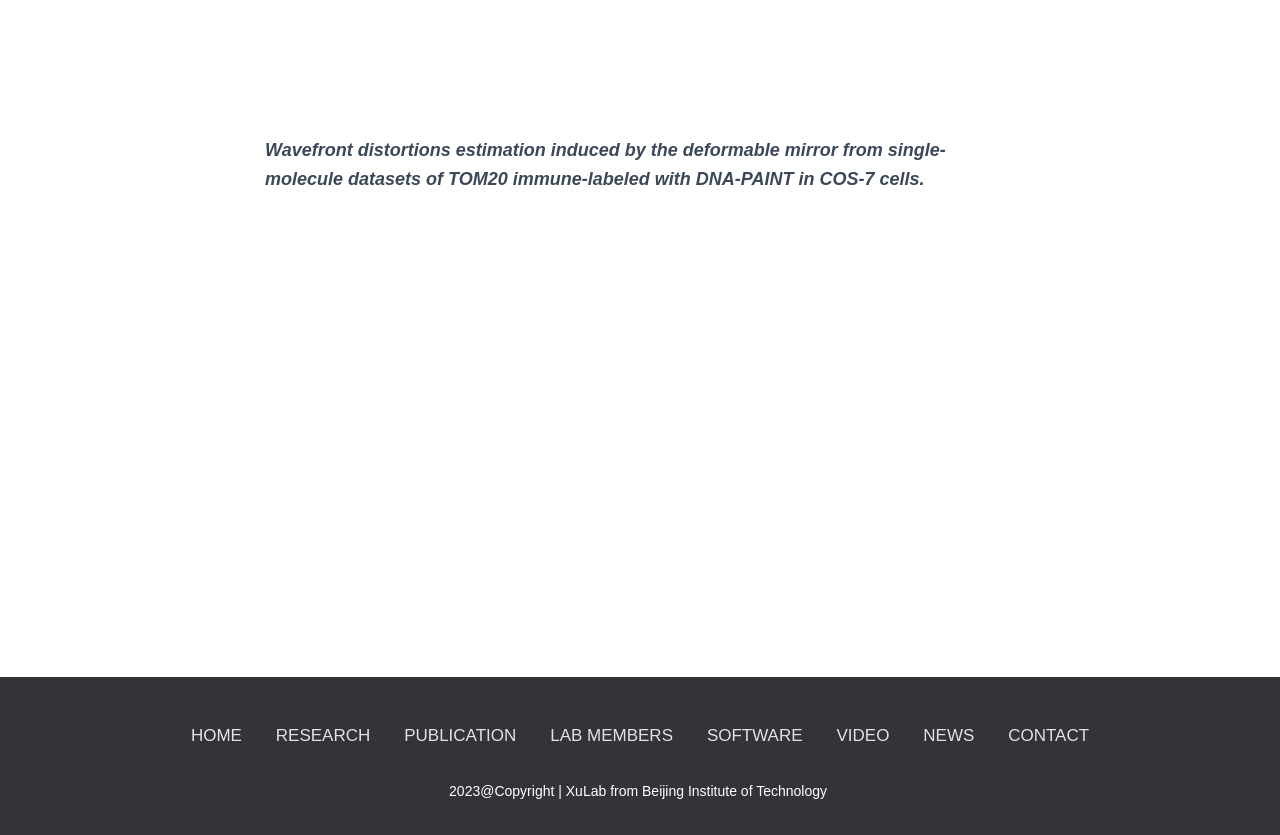
<file: video/index.html>
<!DOCTYPE html>
<html lang="zh-Hans">

<head>
	<meta charset='UTF-8'>
	<meta name="viewport" content="width=device-width, initial-scale=1">
	<link rel="profile" href="https://gmpg.org/xfn/11">
		<title>Video &#8211; XuLab</title>
<meta name='robots' content='max-image-preview:large' />
	<style>img:is([sizes="auto" i], [sizes^="auto," i]) { contain-intrinsic-size: 3000px 1500px }</style>
<link rel="alternate" type="application/rss+xml" title="XuLab &raquo; Feed" href="https://xulab.cc/feed/" />
<link rel="alternate" type="application/rss+xml" title="XuLab &raquo; 评论 Feed" href="https://xulab.cc/comments/feed/" />
<script type="text/javascript">
/* <![CDATA[ */
window._wpemojiSettings = {"baseUrl":"https:\/\/s.w.org\/images\/core\/emoji\/15.0.3\/72x72\/","ext":".png","svgUrl":"https:\/\/s.w.org\/images\/core\/emoji\/15.0.3\/svg\/","svgExt":".svg","source":{"concatemoji":"\/wp-includes\/js\/wp-emoji-release.min.js?ver=6.7.1"}};
/*! This file is auto-generated */
!function(i,n){var o,s,e;function c(e){try{var t={supportTests:e,timestamp:(new Date).valueOf()};sessionStorage.setItem(o,JSON.stringify(t))}catch(e){}}function p(e,t,n){e.clearRect(0,0,e.canvas.width,e.canvas.height),e.fillText(t,0,0);var t=new Uint32Array(e.getImageData(0,0,e.canvas.width,e.canvas.height).data),r=(e.clearRect(0,0,e.canvas.width,e.canvas.height),e.fillText(n,0,0),new Uint32Array(e.getImageData(0,0,e.canvas.width,e.canvas.height).data));return t.every(function(e,t){return e===r[t]})}function u(e,t,n){switch(t){case"flag":return n(e,"\ud83c\udff3\ufe0f\u200d\u26a7\ufe0f","\ud83c\udff3\ufe0f\u200b\u26a7\ufe0f")?!1:!n(e,"\ud83c\uddfa\ud83c\uddf3","\ud83c\uddfa\u200b\ud83c\uddf3")&&!n(e,"\ud83c\udff4\udb40\udc67\udb40\udc62\udb40\udc65\udb40\udc6e\udb40\udc67\udb40\udc7f","\ud83c\udff4\u200b\udb40\udc67\u200b\udb40\udc62\u200b\udb40\udc65\u200b\udb40\udc6e\u200b\udb40\udc67\u200b\udb40\udc7f");case"emoji":return!n(e,"\ud83d\udc26\u200d\u2b1b","\ud83d\udc26\u200b\u2b1b")}return!1}function f(e,t,n){var r="undefined"!=typeof WorkerGlobalScope&&self instanceof WorkerGlobalScope?new OffscreenCanvas(300,150):i.createElement("canvas"),a=r.getContext("2d",{willReadFrequently:!0}),o=(a.textBaseline="top",a.font="600 32px Arial",{});return e.forEach(function(e){o[e]=t(a,e,n)}),o}function t(e){var t=i.createElement("script");t.src=e,t.defer=!0,i.head.appendChild(t)}"undefined"!=typeof Promise&&(o="wpEmojiSettingsSupports",s=["flag","emoji"],n.supports={everything:!0,everythingExceptFlag:!0},e=new Promise(function(e){i.addEventListener("DOMContentLoaded",e,{once:!0})}),new Promise(function(t){var n=function(){try{var e=JSON.parse(sessionStorage.getItem(o));if("object"==typeof e&&"number"==typeof e.timestamp&&(new Date).valueOf()<e.timestamp+604800&&"object"==typeof e.supportTests)return e.supportTests}catch(e){}return null}();if(!n){if("undefined"!=typeof Worker&&"undefined"!=typeof OffscreenCanvas&&"undefined"!=typeof URL&&URL.createObjectURL&&"undefined"!=typeof Blob)try{var e="postMessage("+f.toString()+"("+[JSON.stringify(s),u.toString(),p.toString()].join(",")+"));",r=new Blob([e],{type:"text/javascript"}),a=new Worker(URL.createObjectURL(r),{name:"wpTestEmojiSupports"});return void(a.onmessage=function(e){c(n=e.data),a.terminate(),t(n)})}catch(e){}c(n=f(s,u,p))}t(n)}).then(function(e){for(var t in e)n.supports[t]=e[t],n.supports.everything=n.supports.everything&&n.supports[t],"flag"!==t&&(n.supports.everythingExceptFlag=n.supports.everythingExceptFlag&&n.supports[t]);n.supports.everythingExceptFlag=n.supports.everythingExceptFlag&&!n.supports.flag,n.DOMReady=!1,n.readyCallback=function(){n.DOMReady=!0}}).then(function(){return e}).then(function(){var e;n.supports.everything||(n.readyCallback(),(e=n.source||{}).concatemoji?t(e.concatemoji):e.wpemoji&&e.twemoji&&(t(e.twemoji),t(e.wpemoji)))}))}((window,document),window._wpemojiSettings);
/* ]]> */
</script>
<style id='wp-emoji-styles-inline-css' type='text/css'>

	img.wp-smiley, img.emoji {
		display: inline !important;
		border: none !important;
		box-shadow: none !important;
		height: 1em !important;
		width: 1em !important;
		margin: 0 0.07em !important;
		vertical-align: -0.1em !important;
		background: none !important;
		padding: 0 !important;
	}
</style>
<link rel='stylesheet' id='wp-block-library-css' href='/wp-includes/css/dist/block-library/style.min.css?ver=6.7.1' type='text/css' media='all' />
<style id='classic-theme-styles-inline-css' type='text/css'>
/*! This file is auto-generated */
.wp-block-button__link{color:#fff;background-color:#32373c;border-radius:9999px;box-shadow:none;text-decoration:none;padding:calc(.667em + 2px) calc(1.333em + 2px);font-size:1.125em}.wp-block-file__button{background:#32373c;color:#fff;text-decoration:none}
</style>
<style id='global-styles-inline-css' type='text/css'>
:root{--wp--preset--aspect-ratio--square: 1;--wp--preset--aspect-ratio--4-3: 4/3;--wp--preset--aspect-ratio--3-4: 3/4;--wp--preset--aspect-ratio--3-2: 3/2;--wp--preset--aspect-ratio--2-3: 2/3;--wp--preset--aspect-ratio--16-9: 16/9;--wp--preset--aspect-ratio--9-16: 9/16;--wp--preset--color--black: #000000;--wp--preset--color--cyan-bluish-gray: #abb8c3;--wp--preset--color--white: #ffffff;--wp--preset--color--pale-pink: #f78da7;--wp--preset--color--vivid-red: #cf2e2e;--wp--preset--color--luminous-vivid-orange: #ff6900;--wp--preset--color--luminous-vivid-amber: #fcb900;--wp--preset--color--light-green-cyan: #7bdcb5;--wp--preset--color--vivid-green-cyan: #00d084;--wp--preset--color--pale-cyan-blue: #8ed1fc;--wp--preset--color--vivid-cyan-blue: #0693e3;--wp--preset--color--vivid-purple: #9b51e0;--wp--preset--color--accent: #0a0002;--wp--preset--color--secondary: #2d3359;--wp--preset--color--background-color: #E5E5E5;--wp--preset--color--header-gradient: #a81d84;--wp--preset--color--body-color: #999999;--wp--preset--color--header-overlay-color: rgba(0,0,0,0.5);--wp--preset--color--header-text-color: #fffffe;--wp--preset--color--navbar-background: #fffffd;--wp--preset--color--navbar-text-color: #555555;--wp--preset--color--navbar-text-color-hover: #0a0002;--wp--preset--color--navbar-transparent-text-color: #fffffc;--wp--preset--gradient--vivid-cyan-blue-to-vivid-purple: linear-gradient(135deg,rgba(6,147,227,1) 0%,rgb(155,81,224) 100%);--wp--preset--gradient--light-green-cyan-to-vivid-green-cyan: linear-gradient(135deg,rgb(122,220,180) 0%,rgb(0,208,130) 100%);--wp--preset--gradient--luminous-vivid-amber-to-luminous-vivid-orange: linear-gradient(135deg,rgba(252,185,0,1) 0%,rgba(255,105,0,1) 100%);--wp--preset--gradient--luminous-vivid-orange-to-vivid-red: linear-gradient(135deg,rgba(255,105,0,1) 0%,rgb(207,46,46) 100%);--wp--preset--gradient--very-light-gray-to-cyan-bluish-gray: linear-gradient(135deg,rgb(238,238,238) 0%,rgb(169,184,195) 100%);--wp--preset--gradient--cool-to-warm-spectrum: linear-gradient(135deg,rgb(74,234,220) 0%,rgb(151,120,209) 20%,rgb(207,42,186) 40%,rgb(238,44,130) 60%,rgb(251,105,98) 80%,rgb(254,248,76) 100%);--wp--preset--gradient--blush-light-purple: linear-gradient(135deg,rgb(255,206,236) 0%,rgb(152,150,240) 100%);--wp--preset--gradient--blush-bordeaux: linear-gradient(135deg,rgb(254,205,165) 0%,rgb(254,45,45) 50%,rgb(107,0,62) 100%);--wp--preset--gradient--luminous-dusk: linear-gradient(135deg,rgb(255,203,112) 0%,rgb(199,81,192) 50%,rgb(65,88,208) 100%);--wp--preset--gradient--pale-ocean: linear-gradient(135deg,rgb(255,245,203) 0%,rgb(182,227,212) 50%,rgb(51,167,181) 100%);--wp--preset--gradient--electric-grass: linear-gradient(135deg,rgb(202,248,128) 0%,rgb(113,206,126) 100%);--wp--preset--gradient--midnight: linear-gradient(135deg,rgb(2,3,129) 0%,rgb(40,116,252) 100%);--wp--preset--font-size--small: 13px;--wp--preset--font-size--medium: 20px;--wp--preset--font-size--large: 36px;--wp--preset--font-size--x-large: 42px;--wp--preset--spacing--20: 0.44rem;--wp--preset--spacing--30: 0.67rem;--wp--preset--spacing--40: 1rem;--wp--preset--spacing--50: 1.5rem;--wp--preset--spacing--60: 2.25rem;--wp--preset--spacing--70: 3.38rem;--wp--preset--spacing--80: 5.06rem;--wp--preset--shadow--natural: 6px 6px 9px rgba(0, 0, 0, 0.2);--wp--preset--shadow--deep: 12px 12px 50px rgba(0, 0, 0, 0.4);--wp--preset--shadow--sharp: 6px 6px 0px rgba(0, 0, 0, 0.2);--wp--preset--shadow--outlined: 6px 6px 0px -3px rgba(255, 255, 255, 1), 6px 6px rgba(0, 0, 0, 1);--wp--preset--shadow--crisp: 6px 6px 0px rgba(0, 0, 0, 1);}:where(.is-layout-flex){gap: 0.5em;}:where(.is-layout-grid){gap: 0.5em;}body .is-layout-flex{display: flex;}.is-layout-flex{flex-wrap: wrap;align-items: center;}.is-layout-flex > :is(*, div){margin: 0;}body .is-layout-grid{display: grid;}.is-layout-grid > :is(*, div){margin: 0;}:where(.wp-block-columns.is-layout-flex){gap: 2em;}:where(.wp-block-columns.is-layout-grid){gap: 2em;}:where(.wp-block-post-template.is-layout-flex){gap: 1.25em;}:where(.wp-block-post-template.is-layout-grid){gap: 1.25em;}.has-black-color{color: var(--wp--preset--color--black) !important;}.has-cyan-bluish-gray-color{color: var(--wp--preset--color--cyan-bluish-gray) !important;}.has-white-color{color: var(--wp--preset--color--white) !important;}.has-pale-pink-color{color: var(--wp--preset--color--pale-pink) !important;}.has-vivid-red-color{color: var(--wp--preset--color--vivid-red) !important;}.has-luminous-vivid-orange-color{color: var(--wp--preset--color--luminous-vivid-orange) !important;}.has-luminous-vivid-amber-color{color: var(--wp--preset--color--luminous-vivid-amber) !important;}.has-light-green-cyan-color{color: var(--wp--preset--color--light-green-cyan) !important;}.has-vivid-green-cyan-color{color: var(--wp--preset--color--vivid-green-cyan) !important;}.has-pale-cyan-blue-color{color: var(--wp--preset--color--pale-cyan-blue) !important;}.has-vivid-cyan-blue-color{color: var(--wp--preset--color--vivid-cyan-blue) !important;}.has-vivid-purple-color{color: var(--wp--preset--color--vivid-purple) !important;}.has-black-background-color{background-color: var(--wp--preset--color--black) !important;}.has-cyan-bluish-gray-background-color{background-color: var(--wp--preset--color--cyan-bluish-gray) !important;}.has-white-background-color{background-color: var(--wp--preset--color--white) !important;}.has-pale-pink-background-color{background-color: var(--wp--preset--color--pale-pink) !important;}.has-vivid-red-background-color{background-color: var(--wp--preset--color--vivid-red) !important;}.has-luminous-vivid-orange-background-color{background-color: var(--wp--preset--color--luminous-vivid-orange) !important;}.has-luminous-vivid-amber-background-color{background-color: var(--wp--preset--color--luminous-vivid-amber) !important;}.has-light-green-cyan-background-color{background-color: var(--wp--preset--color--light-green-cyan) !important;}.has-vivid-green-cyan-background-color{background-color: var(--wp--preset--color--vivid-green-cyan) !important;}.has-pale-cyan-blue-background-color{background-color: var(--wp--preset--color--pale-cyan-blue) !important;}.has-vivid-cyan-blue-background-color{background-color: var(--wp--preset--color--vivid-cyan-blue) !important;}.has-vivid-purple-background-color{background-color: var(--wp--preset--color--vivid-purple) !important;}.has-black-border-color{border-color: var(--wp--preset--color--black) !important;}.has-cyan-bluish-gray-border-color{border-color: var(--wp--preset--color--cyan-bluish-gray) !important;}.has-white-border-color{border-color: var(--wp--preset--color--white) !important;}.has-pale-pink-border-color{border-color: var(--wp--preset--color--pale-pink) !important;}.has-vivid-red-border-color{border-color: var(--wp--preset--color--vivid-red) !important;}.has-luminous-vivid-orange-border-color{border-color: var(--wp--preset--color--luminous-vivid-orange) !important;}.has-luminous-vivid-amber-border-color{border-color: var(--wp--preset--color--luminous-vivid-amber) !important;}.has-light-green-cyan-border-color{border-color: var(--wp--preset--color--light-green-cyan) !important;}.has-vivid-green-cyan-border-color{border-color: var(--wp--preset--color--vivid-green-cyan) !important;}.has-pale-cyan-blue-border-color{border-color: var(--wp--preset--color--pale-cyan-blue) !important;}.has-vivid-cyan-blue-border-color{border-color: var(--wp--preset--color--vivid-cyan-blue) !important;}.has-vivid-purple-border-color{border-color: var(--wp--preset--color--vivid-purple) !important;}.has-vivid-cyan-blue-to-vivid-purple-gradient-background{background: var(--wp--preset--gradient--vivid-cyan-blue-to-vivid-purple) !important;}.has-light-green-cyan-to-vivid-green-cyan-gradient-background{background: var(--wp--preset--gradient--light-green-cyan-to-vivid-green-cyan) !important;}.has-luminous-vivid-amber-to-luminous-vivid-orange-gradient-background{background: var(--wp--preset--gradient--luminous-vivid-amber-to-luminous-vivid-orange) !important;}.has-luminous-vivid-orange-to-vivid-red-gradient-background{background: var(--wp--preset--gradient--luminous-vivid-orange-to-vivid-red) !important;}.has-very-light-gray-to-cyan-bluish-gray-gradient-background{background: var(--wp--preset--gradient--very-light-gray-to-cyan-bluish-gray) !important;}.has-cool-to-warm-spectrum-gradient-background{background: var(--wp--preset--gradient--cool-to-warm-spectrum) !important;}.has-blush-light-purple-gradient-background{background: var(--wp--preset--gradient--blush-light-purple) !important;}.has-blush-bordeaux-gradient-background{background: var(--wp--preset--gradient--blush-bordeaux) !important;}.has-luminous-dusk-gradient-background{background: var(--wp--preset--gradient--luminous-dusk) !important;}.has-pale-ocean-gradient-background{background: var(--wp--preset--gradient--pale-ocean) !important;}.has-electric-grass-gradient-background{background: var(--wp--preset--gradient--electric-grass) !important;}.has-midnight-gradient-background{background: var(--wp--preset--gradient--midnight) !important;}.has-small-font-size{font-size: var(--wp--preset--font-size--small) !important;}.has-medium-font-size{font-size: var(--wp--preset--font-size--medium) !important;}.has-large-font-size{font-size: var(--wp--preset--font-size--large) !important;}.has-x-large-font-size{font-size: var(--wp--preset--font-size--x-large) !important;}
:where(.wp-block-post-template.is-layout-flex){gap: 1.25em;}:where(.wp-block-post-template.is-layout-grid){gap: 1.25em;}
:where(.wp-block-columns.is-layout-flex){gap: 2em;}:where(.wp-block-columns.is-layout-grid){gap: 2em;}
:root :where(.wp-block-pullquote){font-size: 1.5em;line-height: 1.6;}
</style>
<link rel='stylesheet' id='bootstrap-css' href='/wp-content/themes/hestia-pro/assets/bootstrap/css/bootstrap.min.css?ver=1.0.2' type='text/css' media='all' />
<link rel='stylesheet' id='hestia-font-sizes-css' href='/wp-content/themes/hestia-pro/assets/css/font-sizes.min.css?ver=3.0.23' type='text/css' media='all' />
<link rel='stylesheet' id='hestia_style-css' href='/wp-content/themes/hestia-pro/style.min.css?ver=3.0.23' type='text/css' media='all' />
<style id='hestia_style-inline-css' type='text/css'>
.hestia-top-bar, .hestia-top-bar .widget.widget_shopping_cart .cart_list {
			background-color: #363537
		}
		.hestia-top-bar .widget .label-floating input[type=search]:-webkit-autofill {
			-webkit-box-shadow: inset 0 0 0px 9999px #363537
		}.hestia-top-bar, .hestia-top-bar .widget .label-floating input[type=search], .hestia-top-bar .widget.widget_search form.form-group:before, .hestia-top-bar .widget.widget_product_search form.form-group:before, .hestia-top-bar .widget.widget_shopping_cart:before {
			color: #ffffff
		} 
		.hestia-top-bar .widget .label-floating input[type=search]{
			-webkit-text-fill-color:#ffffff !important 
		}
		.hestia-top-bar div.widget.widget_shopping_cart:before, .hestia-top-bar .widget.widget_product_search form.form-group:before, .hestia-top-bar .widget.widget_search form.form-group:before{
			background-color: #ffffff
		}.hestia-top-bar a, .hestia-top-bar .top-bar-nav li a {
			color: #ffffff
		}
		.hestia-top-bar ul li a[href*="mailto:"]:before, .hestia-top-bar ul li a[href*="tel:"]:before{
			background-color: #ffffff
		}
		.hestia-top-bar a:hover, .hestia-top-bar .top-bar-nav li a:hover {
			color: #eeeeee
		}
		.hestia-top-bar ul li:hover a[href*="mailto:"]:before, .hestia-top-bar ul li:hover a[href*="tel:"]:before{
			background-color: #eeeeee
		}
		
@media (min-width: 769px){
			.page-header.header-small .hestia-title,
			.page-header.header-small .title,
			h1.hestia-title.title-in-content,
			.main article.section .has-title-font-size {
				font-size: 42px;
			}}@media (max-width: 768px){
			.page-header.header-small .hestia-title,
			.page-header.header-small .title,
			h1.hestia-title.title-in-content,
			.main article.section .has-title-font-size {
				font-size: 26px;
			}}@media (max-width: 480px){
			.page-header.header-small .hestia-title,
			.page-header.header-small .title,
			h1.hestia-title.title-in-content,
			.main article.section .has-title-font-size {
				font-size: 26px;
			}}
@media (min-width: 769px){
		.navbar #main-navigation a, .footer .footer-menu li a {
		  font-size: 17px;
		}
		.footer-big .footer-menu li a[href*="mailto:"]:before, .footer-big .footer-menu li a[href*="tel:"]:before{
		  width: 17px;
		  height: 17px;
		}
		}

		a,
		.navbar .dropdown-menu li:hover > a,
		.navbar .dropdown-menu li:focus > a,
		.navbar .dropdown-menu li:active > a,
		.navbar .navbar-nav > li .dropdown-menu li:hover > a,
		body:not(.home) .navbar-default .navbar-nav > .active:not(.btn) > a,
		body:not(.home) .navbar-default .navbar-nav > .active:not(.btn) > a:hover,
		body:not(.home) .navbar-default .navbar-nav > .active:not(.btn) > a:focus,
		a:hover,
		.card-blog a.moretag:hover,
		.card-blog a.more-link:hover,
		.widget a:hover,
		.has-text-color.has-accent-color,
		p.has-text-color a {
		    color:#0a0002;
		}
		
		.svg-text-color{
			fill:#0a0002;
		}
		
		.pagination span.current, .pagination span.current:focus, .pagination span.current:hover {
			border-color:#0a0002
		}
		
		button,
		button:hover,
		.woocommerce .track_order button[type="submit"],
		.woocommerce .track_order button[type="submit"]:hover,
		div.wpforms-container .wpforms-form button[type=submit].wpforms-submit,
		div.wpforms-container .wpforms-form button[type=submit].wpforms-submit:hover,
		input[type="button"],
		input[type="button"]:hover,
		input[type="submit"],
		input[type="submit"]:hover,
		input#searchsubmit,
		.pagination span.current,
		.pagination span.current:focus,
		.pagination span.current:hover,
		.btn.btn-primary,
		.btn.btn-primary:link,
		.btn.btn-primary:hover,
		.btn.btn-primary:focus,
		.btn.btn-primary:active,
		.btn.btn-primary.active,
		.btn.btn-primary.active:focus,
		.btn.btn-primary.active:hover,
		.btn.btn-primary:active:hover,
		.btn.btn-primary:active:focus,
		.btn.btn-primary:active:hover,
		.hestia-sidebar-open.btn.btn-rose,
		.hestia-sidebar-close.btn.btn-rose,
		.hestia-sidebar-open.btn.btn-rose:hover,
		.hestia-sidebar-close.btn.btn-rose:hover,
		.hestia-sidebar-open.btn.btn-rose:focus,
		.hestia-sidebar-close.btn.btn-rose:focus,
		.label.label-primary,
		.hestia-work .portfolio-item:nth-child(6n+1) .label,
		.nav-cart .nav-cart-content .widget .buttons .button,
		.has-accent-background-color[class*="has-background"] {
		    background-color: #0a0002;
		}
		
		@media (max-width: 768px) {
	
			.navbar-default .navbar-nav>li>a:hover,
			.navbar-default .navbar-nav>li>a:focus,
			.navbar .navbar-nav .dropdown .dropdown-menu li a:hover,
			.navbar .navbar-nav .dropdown .dropdown-menu li a:focus,
			.navbar button.navbar-toggle:hover,
			.navbar .navbar-nav li:hover > a i {
			    color: #0a0002;
			}
		}
		
		body:not(.woocommerce-page) button:not([class^="fl-"]):not(.hestia-scroll-to-top):not(.navbar-toggle):not(.close),
		body:not(.woocommerce-page) .button:not([class^="fl-"]):not(hestia-scroll-to-top):not(.navbar-toggle):not(.add_to_cart_button):not(.product_type_grouped):not(.product_type_external),
		div.wpforms-container .wpforms-form button[type=submit].wpforms-submit,
		input[type="submit"],
		input[type="button"],
		.btn.btn-primary,
		.widget_product_search button[type="submit"],
		.hestia-sidebar-open.btn.btn-rose,
		.hestia-sidebar-close.btn.btn-rose,
		.everest-forms button[type=submit].everest-forms-submit-button {
		    -webkit-box-shadow: 0 2px 2px 0 rgba(10,0,2,0.14),0 3px 1px -2px rgba(10,0,2,0.2),0 1px 5px 0 rgba(10,0,2,0.12);
		    box-shadow: 0 2px 2px 0 rgba(10,0,2,0.14),0 3px 1px -2px rgba(10,0,2,0.2),0 1px 5px 0 rgba(10,0,2,0.12);
		}
		
		.card .header-primary, .card .content-primary,
		.everest-forms button[type=submit].everest-forms-submit-button {
		    background: #0a0002;
		}
		
		body:not(.woocommerce-page) .button:not([class^="fl-"]):not(.hestia-scroll-to-top):not(.navbar-toggle):not(.add_to_cart_button):hover,
		body:not(.woocommerce-page) button:not([class^="fl-"]):not(.hestia-scroll-to-top):not(.navbar-toggle):not(.close):hover,
		div.wpforms-container .wpforms-form button[type=submit].wpforms-submit:hover,
		input[type="submit"]:hover,
		input[type="button"]:hover,
		input#searchsubmit:hover,
		.widget_product_search button[type="submit"]:hover,
		.pagination span.current,
		.btn.btn-primary:hover,
		.btn.btn-primary:focus,
		.btn.btn-primary:active,
		.btn.btn-primary.active,
		.btn.btn-primary:active:focus,
		.btn.btn-primary:active:hover,
		.hestia-sidebar-open.btn.btn-rose:hover,
		.hestia-sidebar-close.btn.btn-rose:hover,
		.pagination span.current:hover,
		.everest-forms button[type=submit].everest-forms-submit-button:hover,
 		.everest-forms button[type=submit].everest-forms-submit-button:focus,
 		.everest-forms button[type=submit].everest-forms-submit-button:active {
			-webkit-box-shadow: 0 14px 26px -12px rgba(10,0,2,0.42),0 4px 23px 0 rgba(0,0,0,0.12),0 8px 10px -5px rgba(10,0,2,0.2);
		    box-shadow: 0 14px 26px -12px rgba(10,0,2,0.42),0 4px 23px 0 rgba(0,0,0,0.12),0 8px 10px -5px rgba(10,0,2,0.2);
			color: #fff;
		}
		
		.form-group.is-focused .form-control {
			background-image: -webkit-gradient(linear,left top, left bottom,from(#0a0002),to(#0a0002)),-webkit-gradient(linear,left top, left bottom,from(#d2d2d2),to(#d2d2d2));
			background-image: -webkit-linear-gradient(linear,left top, left bottom,from(#0a0002),to(#0a0002)),-webkit-linear-gradient(linear,left top, left bottom,from(#d2d2d2),to(#d2d2d2));
			background-image: linear-gradient(linear,left top, left bottom,from(#0a0002),to(#0a0002)),linear-gradient(linear,left top, left bottom,from(#d2d2d2),to(#d2d2d2));
		}
		
		.navbar:not(.navbar-transparent) li:not(.btn):hover > a,
		.navbar li.on-section:not(.btn) > a,
		.navbar.full-screen-menu.navbar-transparent li:not(.btn):hover > a,
		.navbar.full-screen-menu .navbar-toggle:hover,
		.navbar:not(.navbar-transparent) .nav-cart:hover,
		.navbar:not(.navbar-transparent) .hestia-toggle-search:hover {
				color:#0a0002
		}
		
			.header-filter-gradient {
				background: linear-gradient(45deg, rgba(168,29,132,1) 0%, rgb(234,57,111) 100%);
			}
			.has-text-color.has-header-gradient-color { color: #a81d84; }
			.has-header-gradient-background-color[class*="has-background"] { background-color: #a81d84; }
			
		.has-text-color.has-background-color-color { color: #E5E5E5; }
		.has-background-color-background-color[class*="has-background"] { background-color: #E5E5E5; }
		

			.title, .title a, 
			.card-title, 
			.card-title a,
			.card-title a:hover,
			.info-title,
			.info-title a,
			.footer-brand, 
			.footer-brand a,
			.media .media-heading, 
			.media .media-heading a,
			.hestia-info .info-title, 
			.card-blog a.moretag,
			.card-blog a.more-link,
			.card .author a,
			.hestia-about:not(.section-image) h1, .hestia-about:not(.section-image) h2, .hestia-about:not(.section-image) h3, .hestia-about:not(.section-image) h4, .hestia-about:not(.section-image) h5,
			aside .widget h5,
			aside .widget a,
			.woocommerce ul.products[class*="columns-"] li.product-category h2,
			.woocommerce #reviews #comments ol.commentlist li .comment-text p.meta .woocommerce-review__author,
			.has-text-color.has-secondary-color {
				color: #2d3359;
			}
			.has-secondary-background-color[class*="has-background"] {
				background-color: #2d3359
			}
		.description, .card-description, .footer-big, .hestia-features .hestia-info p, .text-gray,
		.hestia-about:not(.section-image) p, .hestia-about:not(.section-image) h6,
		.has-text-color.has-body-color-color {
			color: #999999;
		}
		.has-body-color-background-color[class*="has-background"] {
			background-color: #999999
		} 
		.header-filter:before,
		.has-header-overlay-color-background-color[class*="has-background"] {
			background-color: rgba(0,0,0,0.5);
		}
		.has-text-color.has-header-overlay-color-color {
			color: rgba(0,0,0,0.5);
		} 
		.page-header, .page-header .hestia-title, .page-header .sub-title,
		.has-text-color.has-header-text-color-color {
			color: #fff;
		}
		.has-header-text-color-background-color[class*="has-background"] {
			background-color: #fff;
		}
			@media( max-width: 768px ) {
				/* On mobile background-color */
				.header > .navbar,
				.navbar.navbar-fixed-top .navbar-collapse {
					background-color: #fff;
				}
			}
			.navbar:not(.navbar-transparent),
			.navbar .dropdown-menu,
			.nav-cart .nav-cart-content .widget,
			.has-navbar-background-background-color[class*="has-background"] {
				background-color: #fff;
			}
			
			@media ( min-width: 769px ) {
				.navbar.full-screen-menu .nav.navbar-nav { background-color: rgba(255,255,255,0.9) }
			}
			.has-navbar-background-color[class*="has-background"] {
				color: #fff;
			}
		@media( min-width: 769px ) {
			.navbar.navbar-transparent .navbar-brand,
			.navbar.navbar-transparent .navbar-nav > li:not(.btn) > a,
			.navbar.navbar-transparent .navbar-nav > .active > a,
			.navbar.navbar-transparent.full-screen-menu .navbar-toggle,
			.navbar.navbar-transparent:not(.full-screen-menu) .nav-cart-icon, 
			.navbar.navbar-transparent.full-screen-menu li.responsive-nav-cart > a.nav-cart-icon,
			.navbar.navbar-transparent .hestia-toggle-search,
			.navbar.navbar-transparent .header-widgets-wrapper ul li a[href*="mailto:"],
			.navbar.navbar-transparent .header-widgets-wrapper ul li a[href*="tel:"]{
				color: #fff;
			}
		}
		.navbar.navbar-transparent .hestia-toggle-search svg{
			fill: #fff;
		}
		.has-text-color.has-navbar-transparent-text-color-color {
			color: #fff;
		}
		.has-navbar-transparent-text-color-background-color[class*="has-background"],
		.navbar.navbar-transparent .header-widgets-wrapper ul li a[href*="mailto:"]:before,
		.navbar.navbar-transparent .header-widgets-wrapper ul li a[href*="tel:"]:before{
			background-color: #fff;
		}
		@media( min-width: 769px ) {
			.menu-open .navbar.full-screen-menu.navbar-transparent .navbar-toggle,
			.navbar:not(.navbar-transparent) .navbar-brand,
			.navbar:not(.navbar-transparent) li:not(.btn) > a,
			.navbar.navbar-transparent.full-screen-menu li:not(.btn):not(.nav-cart) > a,
			.navbar.navbar-transparent .dropdown-menu li:not(.btn) > a,
			.hestia-mm-heading, .hestia-mm-description, 
			.navbar:not(.navbar-transparent) .navbar-nav > .active > a,
			.navbar:not(.navbar-transparent).full-screen-menu .navbar-toggle,
			.navbar .nav-cart-icon,  
			.navbar:not(.navbar-transparent) .hestia-toggle-search,
			.navbar.navbar-transparent .nav-cart .nav-cart-content .widget li a,
			.navbar .navbar-nav>li .dropdown-menu li.active>a {
				color: #555;
			}
		}
		@media( max-width: 768px ) {
			.navbar.navbar-default .navbar-brand,
			.navbar.navbar-default .navbar-nav li:not(.btn).menu-item > a,
			.navbar.navbar-default .navbar-nav .menu-item.active > a,
			.navbar.navbar-default .navbar-toggle,
			.navbar.navbar-default .navbar-toggle,
			.navbar.navbar-default .responsive-nav-cart a,
			.navbar.navbar-default .nav-cart .nav-cart-content a,
			.navbar.navbar-default .hestia-toggle-search,
			.hestia-mm-heading, .hestia-mm-description {
				color: #555;
			}
			
			.navbar .navbar-nav .dropdown:not(.btn) a .caret svg{
				fill: #555;
			}
			
			
			.navbar .navbar-nav .dropdown:not(.btn) a .caret {
				border-color: #555;
			}
		}
		.has-text-color.has-navbar-text-color-color {
			color: #555;
		}
		.has-navbar-text-color-background-color[class*="has-background"] {
			background-color: #555;
		}
		.navbar:not(.navbar-transparent) .header-widgets-wrapper ul li a[href*="mailto:"]:before,
		.navbar:not(.navbar-transparent) .header-widgets-wrapper ul li a[href*="tel:"]:before{
			background-color:#555
		}
		.hestia-toggle-search svg{
			fill: #555;
		}
		
		.navbar.navbar-default:not(.navbar-transparent) li:not(.btn):hover > a,
		.navbar.navbar-default.navbar-transparent .dropdown-menu:not(.btn) li:not(.btn):hover > a,
		.navbar.navbar-default:not(.navbar-transparent) li:not(.btn):hover > a i,
		.navbar.navbar-default:not(.navbar-transparent) .navbar-toggle:hover,
		.navbar.navbar-default:not(.full-screen-menu) .nav-cart-icon .nav-cart-content a:hover, 
		.navbar.navbar-default:not(.navbar-transparent) .hestia-toggle-search:hover,
		.navbar.navbar-transparent .nav-cart .nav-cart-content .widget li:hover a,
		.has-text-color.has-navbar-text-color-hover-color {
			color: #0a0002;
		}
		.navbar.navbar-default li.on-section:not(.btn) > a {color: #0a0002!important}
		@media( max-width: 768px ) {
			.navbar.navbar-default.navbar-transparent li:not(.btn):hover > a,
			.navbar.navbar-default.navbar-transparent li:not(.btn):hover > a i,
			.navbar.navbar-default.navbar-transparent .navbar-toggle:hover,
			.navbar.navbar-default .responsive-nav-cart a:hover
			.navbar.navbar-default .navbar-toggle:hover {
				color: #0a0002 !important;
			}
		}
		.has-navbar-text-color-hover-background-color[class*="has-background"] {
			background-color: #0a0002;
		}
		.navbar:not(.navbar-transparent) .header-widgets-wrapper ul li:hover a[href*="mailto:"]:before,
		.navbar:not(.navbar-transparent) .header-widgets-wrapper ul li:hover a[href*="tel:"]:before{
			background-color:#0a0002
		}
		.hestia-toggle-search:hover svg{
			fill: #0a0002;
		}
		
		.form-group.is-focused .form-control,
		 div.wpforms-container .wpforms-form .form-group.is-focused .form-control,
		 .nf-form-cont input:not([type=button]):focus,
		 .nf-form-cont select:focus,
		 .nf-form-cont textarea:focus {
		 background-image: -webkit-gradient(linear,left top, left bottom,from(#0a0002),to(#0a0002)),-webkit-gradient(linear,left top, left bottom,from(#d2d2d2),to(#d2d2d2));
		 background-image: -webkit-linear-gradient(linear,left top, left bottom,from(#0a0002),to(#0a0002)),-webkit-linear-gradient(linear,left top, left bottom,from(#d2d2d2),to(#d2d2d2));
		 background-image: linear-gradient(linear,left top, left bottom,from(#0a0002),to(#0a0002)),linear-gradient(linear,left top, left bottom,from(#d2d2d2),to(#d2d2d2));
		 }
		
		 .navbar.navbar-transparent.full-screen-menu .navbar-collapse .navbar-nav > li:not(.btn) > a:hover {
		 color: #0a0002;
		 }
		 
		 .hestia-ajax-loading{
		 border-color: #0a0002;
		 }
.btn.btn-primary:not(.colored-button):not(.btn-left):not(.btn-right):not(.btn-just-icon):not(.menu-item), input[type="submit"]:not(.search-submit), body:not(.woocommerce-account) .woocommerce .button.woocommerce-Button, .woocommerce .product button.button, .woocommerce .product button.button.alt, .woocommerce .product #respond input#submit, .woocommerce-cart .blog-post .woocommerce .cart-collaterals .cart_totals .checkout-button, .woocommerce-checkout #payment #place_order, .woocommerce-account.woocommerce-page button.button, .woocommerce .track_order button[type="submit"], .nav-cart .nav-cart-content .widget .buttons .button, .woocommerce a.button.wc-backward, body.woocommerce .wccm-catalog-item a.button, body.woocommerce a.wccm-button.button, form.woocommerce-form-coupon button.button, div.wpforms-container .wpforms-form button[type=submit].wpforms-submit, div.woocommerce a.button.alt, div.woocommerce table.my_account_orders .button, .btn.colored-button, .btn.btn-left, .btn.btn-right, .btn:not(.colored-button):not(.btn-left):not(.btn-right):not(.btn-just-icon):not(.menu-item):not(.hestia-sidebar-open):not(.hestia-sidebar-close){ padding-top:15px;  padding-bottom:15px;  padding-left:33px;  padding-right:33px; }
.btn.btn-primary:not(.colored-button):not(.btn-left):not(.btn-right):not(.btn-just-icon):not(.menu-item), input[type="submit"]:not(.search-submit), body:not(.woocommerce-account) .woocommerce .button.woocommerce-Button, .woocommerce .product button.button, .woocommerce .product button.button.alt, .woocommerce .product #respond input#submit, .woocommerce-cart .blog-post .woocommerce .cart-collaterals .cart_totals .checkout-button, .woocommerce-checkout #payment #place_order, .woocommerce-account.woocommerce-page button.button, .woocommerce .track_order button[type="submit"], .nav-cart .nav-cart-content .widget .buttons .button, .woocommerce a.button.wc-backward, body.woocommerce .wccm-catalog-item a.button, body.woocommerce a.wccm-button.button, form.woocommerce-form-coupon button.button, div.wpforms-container .wpforms-form button[type=submit].wpforms-submit, div.woocommerce a.button.alt, div.woocommerce table.my_account_orders .button, input[type="submit"].search-submit, .hestia-view-cart-wrapper .added_to_cart.wc-forward, .woocommerce-product-search button, .woocommerce-cart .actions .button, #secondary div[id^=woocommerce_price_filter] .button, .woocommerce div[id^=woocommerce_widget_cart].widget .buttons .button, .searchform input[type=submit], .searchform button, .search-form:not(.media-toolbar-primary) input[type=submit], .search-form:not(.media-toolbar-primary) button, .woocommerce-product-search input[type=submit], .btn.colored-button, .btn.btn-left, .btn.btn-right, .btn:not(.colored-button):not(.btn-left):not(.btn-right):not(.btn-just-icon):not(.menu-item):not(.hestia-sidebar-open):not(.hestia-sidebar-close){border-radius:3px;}

		.btn:hover{
			background-color: #858585;
		}
		

		.aos-init[data-aos] {
		  transition-duration: 1.25s;
		  -webkit-transition-duration: 1.25s;
		  -moz-transition-duration: 1.25s;
		  transition-timing-function: ease-out;
		  -webkit-transition-timing-function: ease-out;
		  -moz-transition-timing-function: ease-out;
		  will-change: transform, opacity;
		}
		.aos-init[data-aos].hestia-table-two {
		  transition-duration: 1s;
		  -webkit-transition-duration: 1s;
		  -moz-transition-duration: 1s;
		}
		.aos-init[data-aos^=fade][data-aos^=fade] {
		  opacity: 0;
		  transition-property: opacity, transform;
		}
		.aos-init[data-aos^=fade][data-aos^=fade].aos-animate {
		  opacity: 1;
		  transform: translate3d(0, 0, 0);
		}
		.aos-init[data-aos=fade-up] {
		  transform: translate3d(0, 35px, 0);
		}
		.aos-init[data-aos=fade-down] {
		  transform: translate3d(0, -35px, 0);
		}
		.aos-init[data-aos=fade-right] {
		  transform: translate3d(-35px, 0, 0);
		}
		.aos-init[data-aos=fade-left] {
		  transform: translate3d(35px, 0, 0);
		}
		
</style>
<script type="text/javascript" src="/wp-includes/js/jquery/jquery.min.js?ver=3.7.1" id="jquery-core-js"></script>
<script type="text/javascript" src="/wp-includes/js/jquery/jquery-migrate.min.js?ver=3.4.1" id="jquery-migrate-js"></script>
<link rel="https://api.w.org/" href="https://xulab.cc/wp-json/" /><link rel="alternate" title="JSON" type="application/json" href="https://xulab.cc/wp-json/wp/v2/pages/70" /><link rel="EditURI" type="application/rsd+xml" title="RSD" href="/xmlrpc.php?rsd" />
<meta name="generator" content="WordPress 6.7.1" />
<link rel="canonical" href="https://xulab.cc/video/" />
<link rel='shortlink' href='https://xulab.cc/?p=70' />
<link rel="alternate" title="oEmbed (JSON)" type="application/json+oembed" href="https://xulab.cc/wp-json/oembed/1.0/embed?url=https%3A%2F%2Fxulab.cc%2Fvideo%2F" />
<link rel="alternate" title="oEmbed (XML)" type="text/xml+oembed" href="https://xulab.cc/wp-json/oembed/1.0/embed?url=https%3A%2F%2Fxulab.cc%2Fvideo%2F&#038;format=xml" />
<link rel="icon" href="/wp-content/uploads/2023/05/cropped-bit_xiaohui-32x32.jpg" sizes="32x32" />
<link rel="icon" href="/wp-content/uploads/2023/05/cropped-bit_xiaohui-192x192.jpg" sizes="192x192" />
<link rel="apple-touch-icon" href="/wp-content/uploads/2023/05/cropped-bit_xiaohui-180x180.jpg" />
<meta name="msapplication-TileImage" content="/wp-content/uploads/2023/05/cropped-bit_xiaohui-270x270.jpg" />
</head>

<body data-rsssl=1 class="page-template-default page page-id-70 blog-post header-layout-default">
		<div class="wrapper  default ">
		<header class="header ">
			<div style="display: none"></div>		<nav class="navbar navbar-default navbar-fixed-top  hestia_left navbar-not-transparent">
						<div class="container">
						<div class="navbar-header">
			<div class="title-logo-wrapper">
				<a class="navbar-brand" href="https://xulab.cc/"
						title="XuLab">
					<p>XuLab</p></a>
			</div>
								<div class="navbar-toggle-wrapper">
						<button type="button" class="navbar-toggle" data-toggle="collapse" data-target="#main-navigation">
				<span class="icon-bar"></span>
				<span class="icon-bar"></span>
				<span class="icon-bar"></span>
				<span class="sr-only">Toggle Navigation</span>
			</button>
					</div>
				</div>
		<div id="main-navigation" class="collapse navbar-collapse"><ul id="menu-primary-menu" class="nav navbar-nav"><li id="menu-item-30" class="menu-item menu-item-type-post_type menu-item-object-page menu-item-home menu-item-30"><a title="HOME" href="https://xulab.cc/">HOME</a></li>
<li id="menu-item-83" class="menu-item menu-item-type-post_type menu-item-object-page menu-item-83"><a title="RESEARCH" href="https://xulab.cc/research/">RESEARCH</a></li>
<li id="menu-item-82" class="menu-item menu-item-type-post_type menu-item-object-page menu-item-82"><a title="PUBLICATION" href="https://xulab.cc/publication/">PUBLICATION</a></li>
<li id="menu-item-81" class="menu-item menu-item-type-post_type menu-item-object-page menu-item-81"><a title="LAB MEMBERS" href="https://xulab.cc/lab-members/">LAB MEMBERS</a></li>
<li id="menu-item-168" class="menu-item menu-item-type-post_type menu-item-object-page menu-item-168"><a title="Software" href="https://xulab.cc/software/">Software</a></li>
<li id="menu-item-80" class="menu-item menu-item-type-post_type menu-item-object-page current-menu-item page_item page-item-70 current_page_item menu-item-80 active"><a title="VIDEO" href="https://xulab.cc/video/">VIDEO</a></li>
<li id="menu-item-79" class="menu-item menu-item-type-post_type menu-item-object-page menu-item-79"><a title="NEWS" href="https://xulab.cc/news/">NEWS</a></li>
<li id="menu-item-78" class="menu-item menu-item-type-post_type menu-item-object-page menu-item-78"><a title="CONTACT" href="https://xulab.cc/contact/">CONTACT</a></li>
</ul></div>			</div>
					</nav>
				</header>
<div id="primary" class=" page-header header-small" data-parallax="active" ><div class="container"><div class="row"><div class="col-md-10 col-md-offset-1 text-center"><h1 class="hestia-title ">Video</h1></div></div></div><div class="header-filter" style="background-image: url(/wp-content/uploads/2023/05/图片2.png);"></div></div><div class="main ">
		<div class="blog-post ">
		<div class="container">
			

	<article id="post-70" class="section section-text">
		<div class="row">
						<div class="col-md-8 page-content-wrap  col-md-offset-2">
				
<p><strong><em>4Pi-BRAINSPOT reconstruction of AF647-labeled ChR2-EYFP in 50-μm-thick mouse brain sections.</em></strong></p>



<p><iframe loading="lazy" width="960" height="400" src="https://1304199935.vod-qcloud.com/ba849d0evodcq1304199935/c0bab0775145403725046061913/QRWYIrHp0ooA.mp4" title="" frameborder="0" allow="accelerometer; clipboard-write; encrypted-media; gyroscope; picture-in-picture; web-share" allowfullscreen="allowfullscreen"></iframe></p>



<p><strong><em>4Pi-BRAINSPOT reconstruction of mitochondria labeled with AF647-TOM20 in COS-7 cells.</em></strong></p>



<p><iframe loading="lazy" width="960" height="400" src="https://1304199935.vod-qcloud.com/ba849d0evodcq1304199935/865782f75145403725045851250/e4J4TRNmHxMA.mp4" title="" frameborder="0" allow="accelerometer; clipboard-write; encrypted-media; gyroscope; picture-in-picture; web-share" allowfullscreen="allowfullscreen"></iframe></p>



<p><strong><em>4Pi-BRAINSPOT reconstruction of AF647-labeled ChR2-EYFP in 50-μm-thick mouse brain sections.</em></strong></p>



<p><iframe loading="lazy" width="960" height="400" src="https://1304199935.vod-qcloud.com/197813d5vodsh1304199935/3b59959d5145403725044904186/HvCxbgU9VAgA.mp4" title="" frameborder="0" allow="accelerometer; clipboard-write; encrypted-media; gyroscope; picture-in-picture; web-share" allowfullscreen="allowfullscreen"></iframe></p>



<p><strong><em>4Pi-BRAINSPOT reconstruction of microtubules labeled with AF647-α-tubulin in COS-7 cells.</em></strong></p>



<p><iframe loading="lazy" width="960" height="400" src="https://1304199935.vod-qcloud.com/197813d5vodsh1304199935/ca2499065145403725046477296/zivsh5i3xugA.mp4" title="" frameborder="0" allow="accelerometer; clipboard-write; encrypted-media; gyroscope; picture-in-picture; web-share" allowfullscreen="allowfullscreen"></iframe></p>



<p><strong><em>Super-resolution reconstruction of immunofluorescence-labeled TOM20 in COS-7 cells.</em></strong></p>



<p><iframe loading="lazy" width="960" height="400" src="https://1304199935.vod-qcloud.com/ba849d0evodcq1304199935/e40d867c1253642700551388245/s2erUR8a4kcA.mp4" title="" frameborder="0" allow="accelerometer; clipboard-write; encrypted-media; gyroscope; picture-in-picture; web-share" allowfullscreen="allowfullscreen"></iframe></p>



<p><strong><em>Super-resolution reconstruction of immunofluorescence-labeled Nup98 on an entire nucleus in COS-7 cells.</em></strong></p>



<p><iframe loading="lazy" width="960" height="400" src="https://1304199935.vod-qcloud.com/197813d5vodsh1304199935/a99dbdbc1253642700652508186/Yagqs2DjDVoA.mp4" title="" frameborder="0" allow="accelerometer; clipboard-write; encrypted-media; gyroscope; picture-in-picture; web-share" allowfullscreen="allowfullscreen"></iframe></p>



<p><strong><em>Super-resolution reconstruction of immunofluorescence-labeled amyloid-β in a 30-μm-thick brain section from a 5XFAD mouse.</em></strong></p>



<p><iframe loading="lazy" width="960" height="400" src="https://1304199935.vod-qcloud.com/197813d5vodsh1304199935/ef90f81c1253642700551864480/xksMX8KLYkcA.mp4" title="" frameborder="0" allow="accelerometer; clipboard-write; encrypted-media; gyroscope; picture-in-picture; web-share" allowfullscreen="allowfullscreen"></iframe></p>



<p><strong><em>Super-resolution reconstruction of immunofluorescence-labeled ChR2–EYFP on dendrites in a 50-μm-thick brain section from mouse primary visual cortex.</em></strong></p>



<p><iframe loading="lazy" width="960" height="400" src="https://1304199935.vod-qcloud.com/197813d5vodsh1304199935/f68f4f7c1253642700646793240/7a76TLIVDSEA.mp4" title="" frameborder="0" allow="accelerometer; clipboard-write; encrypted-media; gyroscope; picture-in-picture; web-share" allowfullscreen="allowfullscreen"></iframe></p>



<p><strong><em>Super-resolution reconstruction of immunofluorescence-labeled elastic fibers in developing cartilage from embryonic mouse forelimbs.</em></strong></p>



<p><iframe loading="lazy" width="960" height="400" src="https://1304199935.vod-qcloud.com/ba849d0evodcq1304199935/6e3702981253642700658115308/9EQgA2hWs0oA.mp4" title="" frameborder="0" allow="accelerometer; clipboard-write; encrypted-media; gyroscope; picture-in-picture; web-share" allowfullscreen="allowfullscreen"></iframe></p>



<p><strong><em>Wavefront distortions estimation induced by the deformable mirror from single-molecule datasets of TOM20 immune-labeled with DNA-PAINT in COS-7 cells.</em></strong></p>



<p><iframe loading="lazy" width="960" height="400" src="https://1304199935.vod-qcloud.com/197813d5vodsh1304199935/ece282e01253642700551716974/OYgk6dyqvlcA.mp4" title="" frameborder="0" allow="accelerometer; clipboard-write; encrypted-media; gyroscope; picture-in-picture; web-share" allowfullscreen="allowfullscreen"></iframe></p>

<p>&nbsp;</p>			</div>
					</div>
	</article>
		</div>
	</div>
						<footer class="footer footer-black footer-big">
						<div class="container">
																<div class="hestia-bottom-footer-content"><ul id="menu-primary-menu-1" class="footer-menu hestia-center"><li class="menu-item menu-item-type-post_type menu-item-object-page menu-item-home menu-item-30"><a href="https://xulab.cc/">HOME</a></li>
<li class="menu-item menu-item-type-post_type menu-item-object-page menu-item-83"><a href="https://xulab.cc/research/">RESEARCH</a></li>
<li class="menu-item menu-item-type-post_type menu-item-object-page menu-item-82"><a href="https://xulab.cc/publication/">PUBLICATION</a></li>
<li class="menu-item menu-item-type-post_type menu-item-object-page menu-item-81"><a href="https://xulab.cc/lab-members/">LAB MEMBERS</a></li>
<li class="menu-item menu-item-type-post_type menu-item-object-page menu-item-168"><a href="https://xulab.cc/software/">Software</a></li>
<li class="menu-item menu-item-type-post_type menu-item-object-page current-menu-item page_item page-item-70 current_page_item menu-item-80"><a href="https://xulab.cc/video/" aria-current="page">VIDEO</a></li>
<li class="menu-item menu-item-type-post_type menu-item-object-page menu-item-79"><a href="https://xulab.cc/news/">NEWS</a></li>
<li class="menu-item menu-item-type-post_type menu-item-object-page menu-item-78"><a href="https://xulab.cc/contact/">CONTACT</a></li>
</ul><div class="copyright hestia-center">2023@Copyright | XuLab from Beijing Institute of Technology </div></div>			</div>
					</footer>
				</div>
	</div>
<script type="text/javascript" src="/wp-includes/js/comment-reply.min.js?ver=6.7.1" id="comment-reply-js" async="async" data-wp-strategy="async"></script>
<script type="text/javascript" src="/wp-content/themes/hestia-pro/assets/bootstrap/js/bootstrap.min.js?ver=1.0.2" id="jquery-bootstrap-js"></script>
<script type="text/javascript" src="/wp-includes/js/jquery/ui/core.min.js?ver=1.13.3" id="jquery-ui-core-js"></script>
<script type="text/javascript" id="hestia_scripts-js-extra">
/* <![CDATA[ */
var requestpost = {"ajaxurl":"\/wp-admin\/admin-ajax.php","disable_autoslide":"","masonry":""};
/* ]]> */
</script>
<script type="text/javascript" src="/wp-content/themes/hestia-pro/assets/js/script.min.js?ver=3.0.23" id="hestia_scripts-js"></script>
</body>
</html>
</file>
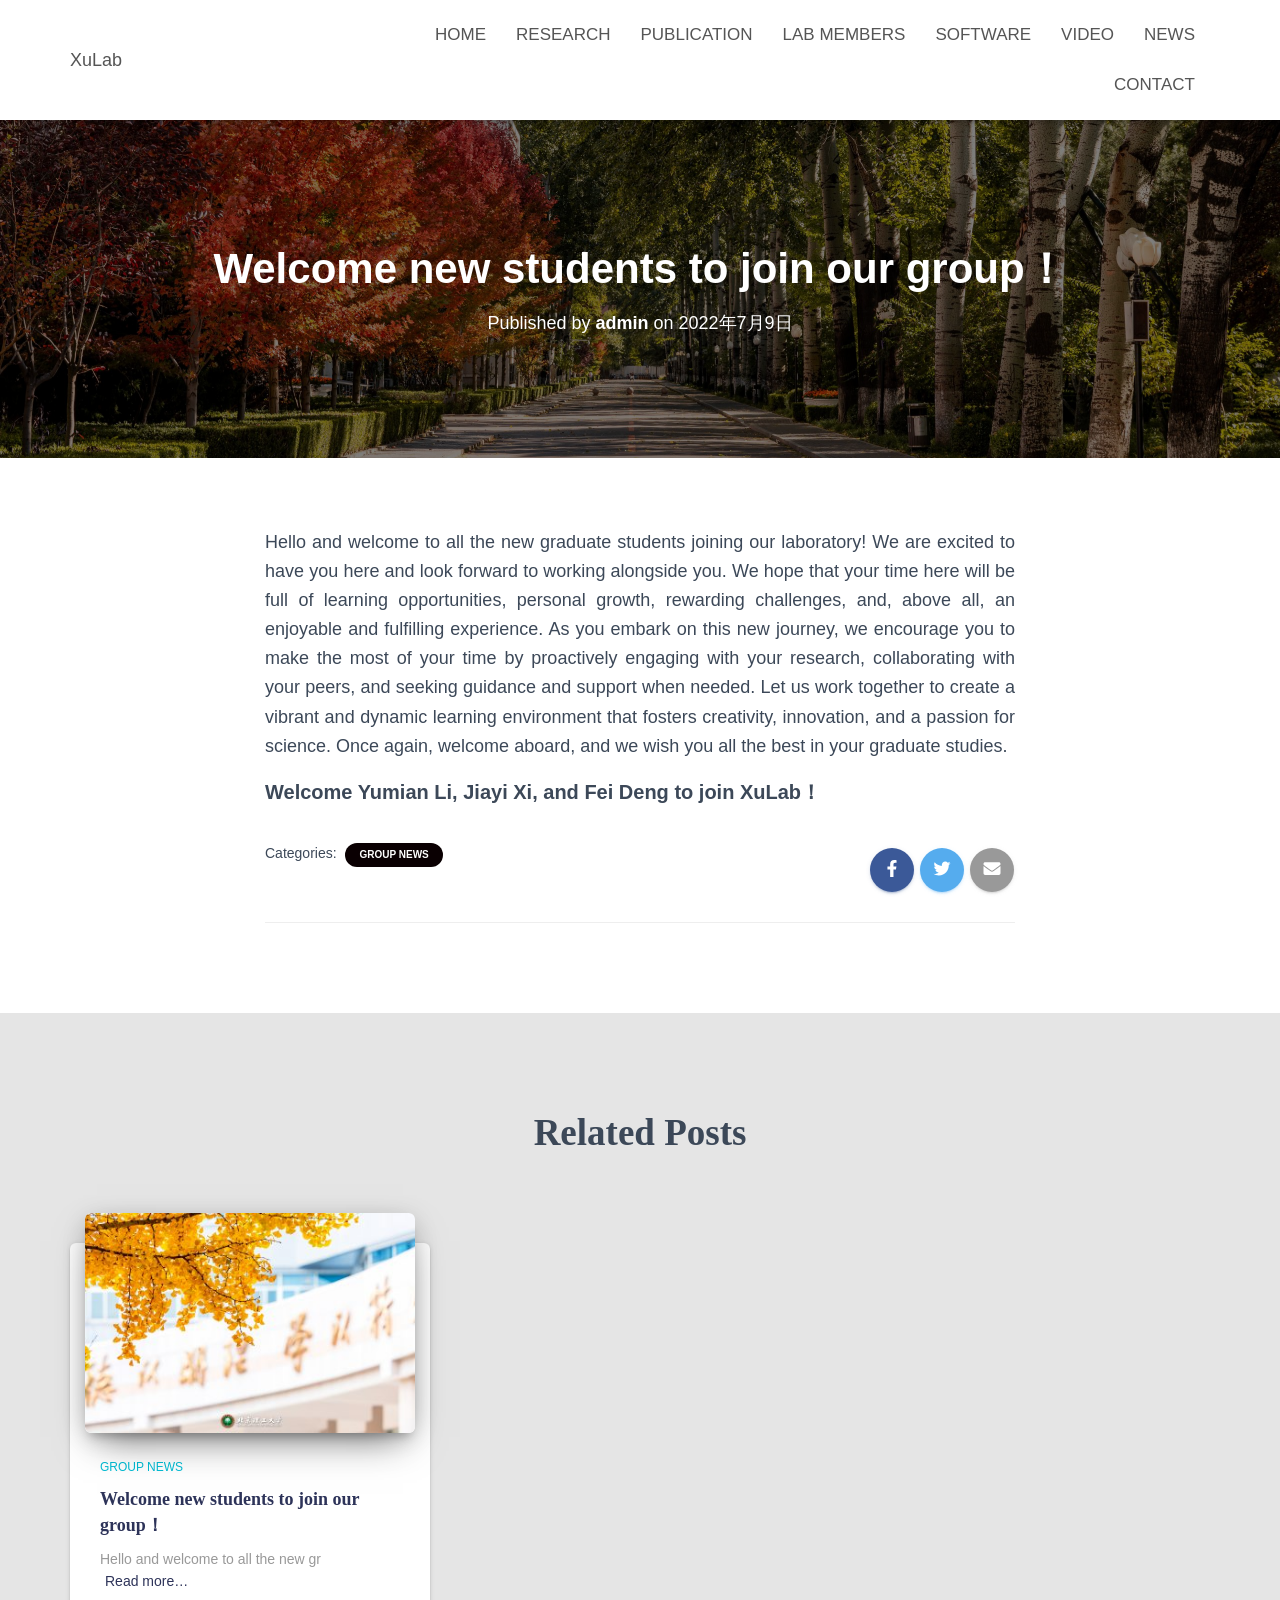
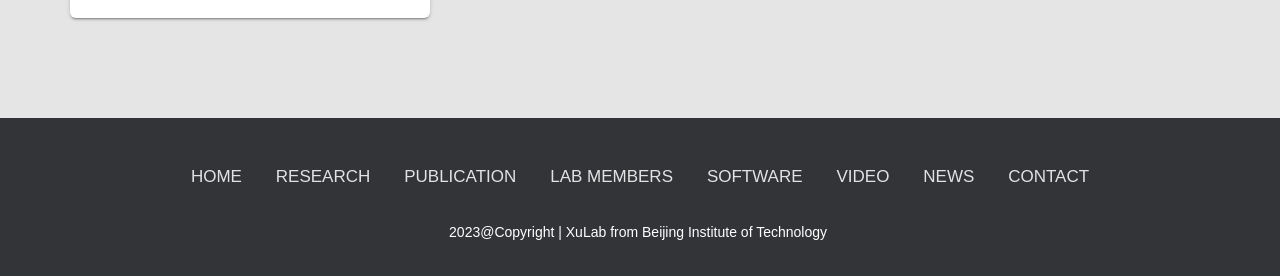
<file: 2022/07/09/welcome-new-students-to-join-our-group！/index.html>
<!DOCTYPE html>
<html lang="zh-Hans">

<head>
	<meta charset='UTF-8'>
	<meta name="viewport" content="width=device-width, initial-scale=1">
	<link rel="profile" href="https://gmpg.org/xfn/11">
		<title>Welcome new students to join our group！ &#8211; XuLab</title>
<meta name='robots' content='max-image-preview:large' />
	<style>img:is([sizes="auto" i], [sizes^="auto," i]) { contain-intrinsic-size: 3000px 1500px }</style>
<link rel="alternate" type="application/rss+xml" title="XuLab &raquo; Feed" href="https://xulab.cc/feed/" />
<link rel="alternate" type="application/rss+xml" title="XuLab &raquo; 评论 Feed" href="https://xulab.cc/comments/feed/" />
<script type="text/javascript">
/* <![CDATA[ */
window._wpemojiSettings = {"baseUrl":"https:\/\/s.w.org\/images\/core\/emoji\/15.0.3\/72x72\/","ext":".png","svgUrl":"https:\/\/s.w.org\/images\/core\/emoji\/15.0.3\/svg\/","svgExt":".svg","source":{"concatemoji":"\/wp-includes\/js\/wp-emoji-release.min.js?ver=6.7.1"}};
/*! This file is auto-generated */
!function(i,n){var o,s,e;function c(e){try{var t={supportTests:e,timestamp:(new Date).valueOf()};sessionStorage.setItem(o,JSON.stringify(t))}catch(e){}}function p(e,t,n){e.clearRect(0,0,e.canvas.width,e.canvas.height),e.fillText(t,0,0);var t=new Uint32Array(e.getImageData(0,0,e.canvas.width,e.canvas.height).data),r=(e.clearRect(0,0,e.canvas.width,e.canvas.height),e.fillText(n,0,0),new Uint32Array(e.getImageData(0,0,e.canvas.width,e.canvas.height).data));return t.every(function(e,t){return e===r[t]})}function u(e,t,n){switch(t){case"flag":return n(e,"\ud83c\udff3\ufe0f\u200d\u26a7\ufe0f","\ud83c\udff3\ufe0f\u200b\u26a7\ufe0f")?!1:!n(e,"\ud83c\uddfa\ud83c\uddf3","\ud83c\uddfa\u200b\ud83c\uddf3")&&!n(e,"\ud83c\udff4\udb40\udc67\udb40\udc62\udb40\udc65\udb40\udc6e\udb40\udc67\udb40\udc7f","\ud83c\udff4\u200b\udb40\udc67\u200b\udb40\udc62\u200b\udb40\udc65\u200b\udb40\udc6e\u200b\udb40\udc67\u200b\udb40\udc7f");case"emoji":return!n(e,"\ud83d\udc26\u200d\u2b1b","\ud83d\udc26\u200b\u2b1b")}return!1}function f(e,t,n){var r="undefined"!=typeof WorkerGlobalScope&&self instanceof WorkerGlobalScope?new OffscreenCanvas(300,150):i.createElement("canvas"),a=r.getContext("2d",{willReadFrequently:!0}),o=(a.textBaseline="top",a.font="600 32px Arial",{});return e.forEach(function(e){o[e]=t(a,e,n)}),o}function t(e){var t=i.createElement("script");t.src=e,t.defer=!0,i.head.appendChild(t)}"undefined"!=typeof Promise&&(o="wpEmojiSettingsSupports",s=["flag","emoji"],n.supports={everything:!0,everythingExceptFlag:!0},e=new Promise(function(e){i.addEventListener("DOMContentLoaded",e,{once:!0})}),new Promise(function(t){var n=function(){try{var e=JSON.parse(sessionStorage.getItem(o));if("object"==typeof e&&"number"==typeof e.timestamp&&(new Date).valueOf()<e.timestamp+604800&&"object"==typeof e.supportTests)return e.supportTests}catch(e){}return null}();if(!n){if("undefined"!=typeof Worker&&"undefined"!=typeof OffscreenCanvas&&"undefined"!=typeof URL&&URL.createObjectURL&&"undefined"!=typeof Blob)try{var e="postMessage("+f.toString()+"("+[JSON.stringify(s),u.toString(),p.toString()].join(",")+"));",r=new Blob([e],{type:"text/javascript"}),a=new Worker(URL.createObjectURL(r),{name:"wpTestEmojiSupports"});return void(a.onmessage=function(e){c(n=e.data),a.terminate(),t(n)})}catch(e){}c(n=f(s,u,p))}t(n)}).then(function(e){for(var t in e)n.supports[t]=e[t],n.supports.everything=n.supports.everything&&n.supports[t],"flag"!==t&&(n.supports.everythingExceptFlag=n.supports.everythingExceptFlag&&n.supports[t]);n.supports.everythingExceptFlag=n.supports.everythingExceptFlag&&!n.supports.flag,n.DOMReady=!1,n.readyCallback=function(){n.DOMReady=!0}}).then(function(){return e}).then(function(){var e;n.supports.everything||(n.readyCallback(),(e=n.source||{}).concatemoji?t(e.concatemoji):e.wpemoji&&e.twemoji&&(t(e.twemoji),t(e.wpemoji)))}))}((window,document),window._wpemojiSettings);
/* ]]> */
</script>
<style id='wp-emoji-styles-inline-css' type='text/css'>

	img.wp-smiley, img.emoji {
		display: inline !important;
		border: none !important;
		box-shadow: none !important;
		height: 1em !important;
		width: 1em !important;
		margin: 0 0.07em !important;
		vertical-align: -0.1em !important;
		background: none !important;
		padding: 0 !important;
	}
</style>
<link rel='stylesheet' id='wp-block-library-css' href='/wp-includes/css/dist/block-library/style.min.css?ver=6.7.1' type='text/css' media='all' />
<style id='classic-theme-styles-inline-css' type='text/css'>
/*! This file is auto-generated */
.wp-block-button__link{color:#fff;background-color:#32373c;border-radius:9999px;box-shadow:none;text-decoration:none;padding:calc(.667em + 2px) calc(1.333em + 2px);font-size:1.125em}.wp-block-file__button{background:#32373c;color:#fff;text-decoration:none}
</style>
<style id='global-styles-inline-css' type='text/css'>
:root{--wp--preset--aspect-ratio--square: 1;--wp--preset--aspect-ratio--4-3: 4/3;--wp--preset--aspect-ratio--3-4: 3/4;--wp--preset--aspect-ratio--3-2: 3/2;--wp--preset--aspect-ratio--2-3: 2/3;--wp--preset--aspect-ratio--16-9: 16/9;--wp--preset--aspect-ratio--9-16: 9/16;--wp--preset--color--black: #000000;--wp--preset--color--cyan-bluish-gray: #abb8c3;--wp--preset--color--white: #ffffff;--wp--preset--color--pale-pink: #f78da7;--wp--preset--color--vivid-red: #cf2e2e;--wp--preset--color--luminous-vivid-orange: #ff6900;--wp--preset--color--luminous-vivid-amber: #fcb900;--wp--preset--color--light-green-cyan: #7bdcb5;--wp--preset--color--vivid-green-cyan: #00d084;--wp--preset--color--pale-cyan-blue: #8ed1fc;--wp--preset--color--vivid-cyan-blue: #0693e3;--wp--preset--color--vivid-purple: #9b51e0;--wp--preset--color--accent: #0a0002;--wp--preset--color--secondary: #2d3359;--wp--preset--color--background-color: #E5E5E5;--wp--preset--color--header-gradient: #a81d84;--wp--preset--color--body-color: #999999;--wp--preset--color--header-overlay-color: rgba(0,0,0,0.5);--wp--preset--color--header-text-color: #fffffe;--wp--preset--color--navbar-background: #fffffd;--wp--preset--color--navbar-text-color: #555555;--wp--preset--color--navbar-text-color-hover: #0a0002;--wp--preset--color--navbar-transparent-text-color: #fffffc;--wp--preset--gradient--vivid-cyan-blue-to-vivid-purple: linear-gradient(135deg,rgba(6,147,227,1) 0%,rgb(155,81,224) 100%);--wp--preset--gradient--light-green-cyan-to-vivid-green-cyan: linear-gradient(135deg,rgb(122,220,180) 0%,rgb(0,208,130) 100%);--wp--preset--gradient--luminous-vivid-amber-to-luminous-vivid-orange: linear-gradient(135deg,rgba(252,185,0,1) 0%,rgba(255,105,0,1) 100%);--wp--preset--gradient--luminous-vivid-orange-to-vivid-red: linear-gradient(135deg,rgba(255,105,0,1) 0%,rgb(207,46,46) 100%);--wp--preset--gradient--very-light-gray-to-cyan-bluish-gray: linear-gradient(135deg,rgb(238,238,238) 0%,rgb(169,184,195) 100%);--wp--preset--gradient--cool-to-warm-spectrum: linear-gradient(135deg,rgb(74,234,220) 0%,rgb(151,120,209) 20%,rgb(207,42,186) 40%,rgb(238,44,130) 60%,rgb(251,105,98) 80%,rgb(254,248,76) 100%);--wp--preset--gradient--blush-light-purple: linear-gradient(135deg,rgb(255,206,236) 0%,rgb(152,150,240) 100%);--wp--preset--gradient--blush-bordeaux: linear-gradient(135deg,rgb(254,205,165) 0%,rgb(254,45,45) 50%,rgb(107,0,62) 100%);--wp--preset--gradient--luminous-dusk: linear-gradient(135deg,rgb(255,203,112) 0%,rgb(199,81,192) 50%,rgb(65,88,208) 100%);--wp--preset--gradient--pale-ocean: linear-gradient(135deg,rgb(255,245,203) 0%,rgb(182,227,212) 50%,rgb(51,167,181) 100%);--wp--preset--gradient--electric-grass: linear-gradient(135deg,rgb(202,248,128) 0%,rgb(113,206,126) 100%);--wp--preset--gradient--midnight: linear-gradient(135deg,rgb(2,3,129) 0%,rgb(40,116,252) 100%);--wp--preset--font-size--small: 13px;--wp--preset--font-size--medium: 20px;--wp--preset--font-size--large: 36px;--wp--preset--font-size--x-large: 42px;--wp--preset--spacing--20: 0.44rem;--wp--preset--spacing--30: 0.67rem;--wp--preset--spacing--40: 1rem;--wp--preset--spacing--50: 1.5rem;--wp--preset--spacing--60: 2.25rem;--wp--preset--spacing--70: 3.38rem;--wp--preset--spacing--80: 5.06rem;--wp--preset--shadow--natural: 6px 6px 9px rgba(0, 0, 0, 0.2);--wp--preset--shadow--deep: 12px 12px 50px rgba(0, 0, 0, 0.4);--wp--preset--shadow--sharp: 6px 6px 0px rgba(0, 0, 0, 0.2);--wp--preset--shadow--outlined: 6px 6px 0px -3px rgba(255, 255, 255, 1), 6px 6px rgba(0, 0, 0, 1);--wp--preset--shadow--crisp: 6px 6px 0px rgba(0, 0, 0, 1);}:where(.is-layout-flex){gap: 0.5em;}:where(.is-layout-grid){gap: 0.5em;}body .is-layout-flex{display: flex;}.is-layout-flex{flex-wrap: wrap;align-items: center;}.is-layout-flex > :is(*, div){margin: 0;}body .is-layout-grid{display: grid;}.is-layout-grid > :is(*, div){margin: 0;}:where(.wp-block-columns.is-layout-flex){gap: 2em;}:where(.wp-block-columns.is-layout-grid){gap: 2em;}:where(.wp-block-post-template.is-layout-flex){gap: 1.25em;}:where(.wp-block-post-template.is-layout-grid){gap: 1.25em;}.has-black-color{color: var(--wp--preset--color--black) !important;}.has-cyan-bluish-gray-color{color: var(--wp--preset--color--cyan-bluish-gray) !important;}.has-white-color{color: var(--wp--preset--color--white) !important;}.has-pale-pink-color{color: var(--wp--preset--color--pale-pink) !important;}.has-vivid-red-color{color: var(--wp--preset--color--vivid-red) !important;}.has-luminous-vivid-orange-color{color: var(--wp--preset--color--luminous-vivid-orange) !important;}.has-luminous-vivid-amber-color{color: var(--wp--preset--color--luminous-vivid-amber) !important;}.has-light-green-cyan-color{color: var(--wp--preset--color--light-green-cyan) !important;}.has-vivid-green-cyan-color{color: var(--wp--preset--color--vivid-green-cyan) !important;}.has-pale-cyan-blue-color{color: var(--wp--preset--color--pale-cyan-blue) !important;}.has-vivid-cyan-blue-color{color: var(--wp--preset--color--vivid-cyan-blue) !important;}.has-vivid-purple-color{color: var(--wp--preset--color--vivid-purple) !important;}.has-black-background-color{background-color: var(--wp--preset--color--black) !important;}.has-cyan-bluish-gray-background-color{background-color: var(--wp--preset--color--cyan-bluish-gray) !important;}.has-white-background-color{background-color: var(--wp--preset--color--white) !important;}.has-pale-pink-background-color{background-color: var(--wp--preset--color--pale-pink) !important;}.has-vivid-red-background-color{background-color: var(--wp--preset--color--vivid-red) !important;}.has-luminous-vivid-orange-background-color{background-color: var(--wp--preset--color--luminous-vivid-orange) !important;}.has-luminous-vivid-amber-background-color{background-color: var(--wp--preset--color--luminous-vivid-amber) !important;}.has-light-green-cyan-background-color{background-color: var(--wp--preset--color--light-green-cyan) !important;}.has-vivid-green-cyan-background-color{background-color: var(--wp--preset--color--vivid-green-cyan) !important;}.has-pale-cyan-blue-background-color{background-color: var(--wp--preset--color--pale-cyan-blue) !important;}.has-vivid-cyan-blue-background-color{background-color: var(--wp--preset--color--vivid-cyan-blue) !important;}.has-vivid-purple-background-color{background-color: var(--wp--preset--color--vivid-purple) !important;}.has-black-border-color{border-color: var(--wp--preset--color--black) !important;}.has-cyan-bluish-gray-border-color{border-color: var(--wp--preset--color--cyan-bluish-gray) !important;}.has-white-border-color{border-color: var(--wp--preset--color--white) !important;}.has-pale-pink-border-color{border-color: var(--wp--preset--color--pale-pink) !important;}.has-vivid-red-border-color{border-color: var(--wp--preset--color--vivid-red) !important;}.has-luminous-vivid-orange-border-color{border-color: var(--wp--preset--color--luminous-vivid-orange) !important;}.has-luminous-vivid-amber-border-color{border-color: var(--wp--preset--color--luminous-vivid-amber) !important;}.has-light-green-cyan-border-color{border-color: var(--wp--preset--color--light-green-cyan) !important;}.has-vivid-green-cyan-border-color{border-color: var(--wp--preset--color--vivid-green-cyan) !important;}.has-pale-cyan-blue-border-color{border-color: var(--wp--preset--color--pale-cyan-blue) !important;}.has-vivid-cyan-blue-border-color{border-color: var(--wp--preset--color--vivid-cyan-blue) !important;}.has-vivid-purple-border-color{border-color: var(--wp--preset--color--vivid-purple) !important;}.has-vivid-cyan-blue-to-vivid-purple-gradient-background{background: var(--wp--preset--gradient--vivid-cyan-blue-to-vivid-purple) !important;}.has-light-green-cyan-to-vivid-green-cyan-gradient-background{background: var(--wp--preset--gradient--light-green-cyan-to-vivid-green-cyan) !important;}.has-luminous-vivid-amber-to-luminous-vivid-orange-gradient-background{background: var(--wp--preset--gradient--luminous-vivid-amber-to-luminous-vivid-orange) !important;}.has-luminous-vivid-orange-to-vivid-red-gradient-background{background: var(--wp--preset--gradient--luminous-vivid-orange-to-vivid-red) !important;}.has-very-light-gray-to-cyan-bluish-gray-gradient-background{background: var(--wp--preset--gradient--very-light-gray-to-cyan-bluish-gray) !important;}.has-cool-to-warm-spectrum-gradient-background{background: var(--wp--preset--gradient--cool-to-warm-spectrum) !important;}.has-blush-light-purple-gradient-background{background: var(--wp--preset--gradient--blush-light-purple) !important;}.has-blush-bordeaux-gradient-background{background: var(--wp--preset--gradient--blush-bordeaux) !important;}.has-luminous-dusk-gradient-background{background: var(--wp--preset--gradient--luminous-dusk) !important;}.has-pale-ocean-gradient-background{background: var(--wp--preset--gradient--pale-ocean) !important;}.has-electric-grass-gradient-background{background: var(--wp--preset--gradient--electric-grass) !important;}.has-midnight-gradient-background{background: var(--wp--preset--gradient--midnight) !important;}.has-small-font-size{font-size: var(--wp--preset--font-size--small) !important;}.has-medium-font-size{font-size: var(--wp--preset--font-size--medium) !important;}.has-large-font-size{font-size: var(--wp--preset--font-size--large) !important;}.has-x-large-font-size{font-size: var(--wp--preset--font-size--x-large) !important;}
:where(.wp-block-post-template.is-layout-flex){gap: 1.25em;}:where(.wp-block-post-template.is-layout-grid){gap: 1.25em;}
:where(.wp-block-columns.is-layout-flex){gap: 2em;}:where(.wp-block-columns.is-layout-grid){gap: 2em;}
:root :where(.wp-block-pullquote){font-size: 1.5em;line-height: 1.6;}
</style>
<link rel='stylesheet' id='bootstrap-css' href='/wp-content/themes/hestia-pro/assets/bootstrap/css/bootstrap.min.css?ver=1.0.2' type='text/css' media='all' />
<link rel='stylesheet' id='hestia-font-sizes-css' href='/wp-content/themes/hestia-pro/assets/css/font-sizes.min.css?ver=3.0.23' type='text/css' media='all' />
<link rel='stylesheet' id='hestia_style-css' href='/wp-content/themes/hestia-pro/style.min.css?ver=3.0.23' type='text/css' media='all' />
<style id='hestia_style-inline-css' type='text/css'>
.hestia-top-bar, .hestia-top-bar .widget.widget_shopping_cart .cart_list {
			background-color: #363537
		}
		.hestia-top-bar .widget .label-floating input[type=search]:-webkit-autofill {
			-webkit-box-shadow: inset 0 0 0px 9999px #363537
		}.hestia-top-bar, .hestia-top-bar .widget .label-floating input[type=search], .hestia-top-bar .widget.widget_search form.form-group:before, .hestia-top-bar .widget.widget_product_search form.form-group:before, .hestia-top-bar .widget.widget_shopping_cart:before {
			color: #ffffff
		} 
		.hestia-top-bar .widget .label-floating input[type=search]{
			-webkit-text-fill-color:#ffffff !important 
		}
		.hestia-top-bar div.widget.widget_shopping_cart:before, .hestia-top-bar .widget.widget_product_search form.form-group:before, .hestia-top-bar .widget.widget_search form.form-group:before{
			background-color: #ffffff
		}.hestia-top-bar a, .hestia-top-bar .top-bar-nav li a {
			color: #ffffff
		}
		.hestia-top-bar ul li a[href*="mailto:"]:before, .hestia-top-bar ul li a[href*="tel:"]:before{
			background-color: #ffffff
		}
		.hestia-top-bar a:hover, .hestia-top-bar .top-bar-nav li a:hover {
			color: #eeeeee
		}
		.hestia-top-bar ul li:hover a[href*="mailto:"]:before, .hestia-top-bar ul li:hover a[href*="tel:"]:before{
			background-color: #eeeeee
		}
		
@media (min-width: 769px){
			.page-header.header-small .hestia-title,
			.page-header.header-small .title,
			h1.hestia-title.title-in-content,
			.main article.section .has-title-font-size {
				font-size: 42px;
			}}@media (max-width: 768px){
			.page-header.header-small .hestia-title,
			.page-header.header-small .title,
			h1.hestia-title.title-in-content,
			.main article.section .has-title-font-size {
				font-size: 26px;
			}}@media (max-width: 480px){
			.page-header.header-small .hestia-title,
			.page-header.header-small .title,
			h1.hestia-title.title-in-content,
			.main article.section .has-title-font-size {
				font-size: 26px;
			}}
@media (min-width: 769px){
		.navbar #main-navigation a, .footer .footer-menu li a {
		  font-size: 17px;
		}
		.footer-big .footer-menu li a[href*="mailto:"]:before, .footer-big .footer-menu li a[href*="tel:"]:before{
		  width: 17px;
		  height: 17px;
		}
		}

		a,
		.navbar .dropdown-menu li:hover > a,
		.navbar .dropdown-menu li:focus > a,
		.navbar .dropdown-menu li:active > a,
		.navbar .navbar-nav > li .dropdown-menu li:hover > a,
		body:not(.home) .navbar-default .navbar-nav > .active:not(.btn) > a,
		body:not(.home) .navbar-default .navbar-nav > .active:not(.btn) > a:hover,
		body:not(.home) .navbar-default .navbar-nav > .active:not(.btn) > a:focus,
		a:hover,
		.card-blog a.moretag:hover,
		.card-blog a.more-link:hover,
		.widget a:hover,
		.has-text-color.has-accent-color,
		p.has-text-color a {
		    color:#0a0002;
		}
		
		.svg-text-color{
			fill:#0a0002;
		}
		
		.pagination span.current, .pagination span.current:focus, .pagination span.current:hover {
			border-color:#0a0002
		}
		
		button,
		button:hover,
		.woocommerce .track_order button[type="submit"],
		.woocommerce .track_order button[type="submit"]:hover,
		div.wpforms-container .wpforms-form button[type=submit].wpforms-submit,
		div.wpforms-container .wpforms-form button[type=submit].wpforms-submit:hover,
		input[type="button"],
		input[type="button"]:hover,
		input[type="submit"],
		input[type="submit"]:hover,
		input#searchsubmit,
		.pagination span.current,
		.pagination span.current:focus,
		.pagination span.current:hover,
		.btn.btn-primary,
		.btn.btn-primary:link,
		.btn.btn-primary:hover,
		.btn.btn-primary:focus,
		.btn.btn-primary:active,
		.btn.btn-primary.active,
		.btn.btn-primary.active:focus,
		.btn.btn-primary.active:hover,
		.btn.btn-primary:active:hover,
		.btn.btn-primary:active:focus,
		.btn.btn-primary:active:hover,
		.hestia-sidebar-open.btn.btn-rose,
		.hestia-sidebar-close.btn.btn-rose,
		.hestia-sidebar-open.btn.btn-rose:hover,
		.hestia-sidebar-close.btn.btn-rose:hover,
		.hestia-sidebar-open.btn.btn-rose:focus,
		.hestia-sidebar-close.btn.btn-rose:focus,
		.label.label-primary,
		.hestia-work .portfolio-item:nth-child(6n+1) .label,
		.nav-cart .nav-cart-content .widget .buttons .button,
		.has-accent-background-color[class*="has-background"] {
		    background-color: #0a0002;
		}
		
		@media (max-width: 768px) {
	
			.navbar-default .navbar-nav>li>a:hover,
			.navbar-default .navbar-nav>li>a:focus,
			.navbar .navbar-nav .dropdown .dropdown-menu li a:hover,
			.navbar .navbar-nav .dropdown .dropdown-menu li a:focus,
			.navbar button.navbar-toggle:hover,
			.navbar .navbar-nav li:hover > a i {
			    color: #0a0002;
			}
		}
		
		body:not(.woocommerce-page) button:not([class^="fl-"]):not(.hestia-scroll-to-top):not(.navbar-toggle):not(.close),
		body:not(.woocommerce-page) .button:not([class^="fl-"]):not(hestia-scroll-to-top):not(.navbar-toggle):not(.add_to_cart_button):not(.product_type_grouped):not(.product_type_external),
		div.wpforms-container .wpforms-form button[type=submit].wpforms-submit,
		input[type="submit"],
		input[type="button"],
		.btn.btn-primary,
		.widget_product_search button[type="submit"],
		.hestia-sidebar-open.btn.btn-rose,
		.hestia-sidebar-close.btn.btn-rose,
		.everest-forms button[type=submit].everest-forms-submit-button {
		    -webkit-box-shadow: 0 2px 2px 0 rgba(10,0,2,0.14),0 3px 1px -2px rgba(10,0,2,0.2),0 1px 5px 0 rgba(10,0,2,0.12);
		    box-shadow: 0 2px 2px 0 rgba(10,0,2,0.14),0 3px 1px -2px rgba(10,0,2,0.2),0 1px 5px 0 rgba(10,0,2,0.12);
		}
		
		.card .header-primary, .card .content-primary,
		.everest-forms button[type=submit].everest-forms-submit-button {
		    background: #0a0002;
		}
		
		body:not(.woocommerce-page) .button:not([class^="fl-"]):not(.hestia-scroll-to-top):not(.navbar-toggle):not(.add_to_cart_button):hover,
		body:not(.woocommerce-page) button:not([class^="fl-"]):not(.hestia-scroll-to-top):not(.navbar-toggle):not(.close):hover,
		div.wpforms-container .wpforms-form button[type=submit].wpforms-submit:hover,
		input[type="submit"]:hover,
		input[type="button"]:hover,
		input#searchsubmit:hover,
		.widget_product_search button[type="submit"]:hover,
		.pagination span.current,
		.btn.btn-primary:hover,
		.btn.btn-primary:focus,
		.btn.btn-primary:active,
		.btn.btn-primary.active,
		.btn.btn-primary:active:focus,
		.btn.btn-primary:active:hover,
		.hestia-sidebar-open.btn.btn-rose:hover,
		.hestia-sidebar-close.btn.btn-rose:hover,
		.pagination span.current:hover,
		.everest-forms button[type=submit].everest-forms-submit-button:hover,
 		.everest-forms button[type=submit].everest-forms-submit-button:focus,
 		.everest-forms button[type=submit].everest-forms-submit-button:active {
			-webkit-box-shadow: 0 14px 26px -12px rgba(10,0,2,0.42),0 4px 23px 0 rgba(0,0,0,0.12),0 8px 10px -5px rgba(10,0,2,0.2);
		    box-shadow: 0 14px 26px -12px rgba(10,0,2,0.42),0 4px 23px 0 rgba(0,0,0,0.12),0 8px 10px -5px rgba(10,0,2,0.2);
			color: #fff;
		}
		
		.form-group.is-focused .form-control {
			background-image: -webkit-gradient(linear,left top, left bottom,from(#0a0002),to(#0a0002)),-webkit-gradient(linear,left top, left bottom,from(#d2d2d2),to(#d2d2d2));
			background-image: -webkit-linear-gradient(linear,left top, left bottom,from(#0a0002),to(#0a0002)),-webkit-linear-gradient(linear,left top, left bottom,from(#d2d2d2),to(#d2d2d2));
			background-image: linear-gradient(linear,left top, left bottom,from(#0a0002),to(#0a0002)),linear-gradient(linear,left top, left bottom,from(#d2d2d2),to(#d2d2d2));
		}
		
		.navbar:not(.navbar-transparent) li:not(.btn):hover > a,
		.navbar li.on-section:not(.btn) > a,
		.navbar.full-screen-menu.navbar-transparent li:not(.btn):hover > a,
		.navbar.full-screen-menu .navbar-toggle:hover,
		.navbar:not(.navbar-transparent) .nav-cart:hover,
		.navbar:not(.navbar-transparent) .hestia-toggle-search:hover {
				color:#0a0002
		}
		
			.header-filter-gradient {
				background: linear-gradient(45deg, rgba(168,29,132,1) 0%, rgb(234,57,111) 100%);
			}
			.has-text-color.has-header-gradient-color { color: #a81d84; }
			.has-header-gradient-background-color[class*="has-background"] { background-color: #a81d84; }
			
		.has-text-color.has-background-color-color { color: #E5E5E5; }
		.has-background-color-background-color[class*="has-background"] { background-color: #E5E5E5; }
		

			.title, .title a, 
			.card-title, 
			.card-title a,
			.card-title a:hover,
			.info-title,
			.info-title a,
			.footer-brand, 
			.footer-brand a,
			.media .media-heading, 
			.media .media-heading a,
			.hestia-info .info-title, 
			.card-blog a.moretag,
			.card-blog a.more-link,
			.card .author a,
			.hestia-about:not(.section-image) h1, .hestia-about:not(.section-image) h2, .hestia-about:not(.section-image) h3, .hestia-about:not(.section-image) h4, .hestia-about:not(.section-image) h5,
			aside .widget h5,
			aside .widget a,
			.woocommerce ul.products[class*="columns-"] li.product-category h2,
			.woocommerce #reviews #comments ol.commentlist li .comment-text p.meta .woocommerce-review__author,
			.has-text-color.has-secondary-color {
				color: #2d3359;
			}
			.has-secondary-background-color[class*="has-background"] {
				background-color: #2d3359
			}
		.description, .card-description, .footer-big, .hestia-features .hestia-info p, .text-gray,
		.hestia-about:not(.section-image) p, .hestia-about:not(.section-image) h6,
		.has-text-color.has-body-color-color {
			color: #999999;
		}
		.has-body-color-background-color[class*="has-background"] {
			background-color: #999999
		} 
		.header-filter:before,
		.has-header-overlay-color-background-color[class*="has-background"] {
			background-color: rgba(0,0,0,0.5);
		}
		.has-text-color.has-header-overlay-color-color {
			color: rgba(0,0,0,0.5);
		} 
		.page-header, .page-header .hestia-title, .page-header .sub-title,
		.has-text-color.has-header-text-color-color {
			color: #fff;
		}
		.has-header-text-color-background-color[class*="has-background"] {
			background-color: #fff;
		}
			@media( max-width: 768px ) {
				/* On mobile background-color */
				.header > .navbar,
				.navbar.navbar-fixed-top .navbar-collapse {
					background-color: #fff;
				}
			}
			.navbar:not(.navbar-transparent),
			.navbar .dropdown-menu,
			.nav-cart .nav-cart-content .widget,
			.has-navbar-background-background-color[class*="has-background"] {
				background-color: #fff;
			}
			
			@media ( min-width: 769px ) {
				.navbar.full-screen-menu .nav.navbar-nav { background-color: rgba(255,255,255,0.9) }
			}
			.has-navbar-background-color[class*="has-background"] {
				color: #fff;
			}
		@media( min-width: 769px ) {
			.navbar.navbar-transparent .navbar-brand,
			.navbar.navbar-transparent .navbar-nav > li:not(.btn) > a,
			.navbar.navbar-transparent .navbar-nav > .active > a,
			.navbar.navbar-transparent.full-screen-menu .navbar-toggle,
			.navbar.navbar-transparent:not(.full-screen-menu) .nav-cart-icon, 
			.navbar.navbar-transparent.full-screen-menu li.responsive-nav-cart > a.nav-cart-icon,
			.navbar.navbar-transparent .hestia-toggle-search,
			.navbar.navbar-transparent .header-widgets-wrapper ul li a[href*="mailto:"],
			.navbar.navbar-transparent .header-widgets-wrapper ul li a[href*="tel:"]{
				color: #fff;
			}
		}
		.navbar.navbar-transparent .hestia-toggle-search svg{
			fill: #fff;
		}
		.has-text-color.has-navbar-transparent-text-color-color {
			color: #fff;
		}
		.has-navbar-transparent-text-color-background-color[class*="has-background"],
		.navbar.navbar-transparent .header-widgets-wrapper ul li a[href*="mailto:"]:before,
		.navbar.navbar-transparent .header-widgets-wrapper ul li a[href*="tel:"]:before{
			background-color: #fff;
		}
		@media( min-width: 769px ) {
			.menu-open .navbar.full-screen-menu.navbar-transparent .navbar-toggle,
			.navbar:not(.navbar-transparent) .navbar-brand,
			.navbar:not(.navbar-transparent) li:not(.btn) > a,
			.navbar.navbar-transparent.full-screen-menu li:not(.btn):not(.nav-cart) > a,
			.navbar.navbar-transparent .dropdown-menu li:not(.btn) > a,
			.hestia-mm-heading, .hestia-mm-description, 
			.navbar:not(.navbar-transparent) .navbar-nav > .active > a,
			.navbar:not(.navbar-transparent).full-screen-menu .navbar-toggle,
			.navbar .nav-cart-icon,  
			.navbar:not(.navbar-transparent) .hestia-toggle-search,
			.navbar.navbar-transparent .nav-cart .nav-cart-content .widget li a,
			.navbar .navbar-nav>li .dropdown-menu li.active>a {
				color: #555;
			}
		}
		@media( max-width: 768px ) {
			.navbar.navbar-default .navbar-brand,
			.navbar.navbar-default .navbar-nav li:not(.btn).menu-item > a,
			.navbar.navbar-default .navbar-nav .menu-item.active > a,
			.navbar.navbar-default .navbar-toggle,
			.navbar.navbar-default .navbar-toggle,
			.navbar.navbar-default .responsive-nav-cart a,
			.navbar.navbar-default .nav-cart .nav-cart-content a,
			.navbar.navbar-default .hestia-toggle-search,
			.hestia-mm-heading, .hestia-mm-description {
				color: #555;
			}
			
			.navbar .navbar-nav .dropdown:not(.btn) a .caret svg{
				fill: #555;
			}
			
			
			.navbar .navbar-nav .dropdown:not(.btn) a .caret {
				border-color: #555;
			}
		}
		.has-text-color.has-navbar-text-color-color {
			color: #555;
		}
		.has-navbar-text-color-background-color[class*="has-background"] {
			background-color: #555;
		}
		.navbar:not(.navbar-transparent) .header-widgets-wrapper ul li a[href*="mailto:"]:before,
		.navbar:not(.navbar-transparent) .header-widgets-wrapper ul li a[href*="tel:"]:before{
			background-color:#555
		}
		.hestia-toggle-search svg{
			fill: #555;
		}
		
		.navbar.navbar-default:not(.navbar-transparent) li:not(.btn):hover > a,
		.navbar.navbar-default.navbar-transparent .dropdown-menu:not(.btn) li:not(.btn):hover > a,
		.navbar.navbar-default:not(.navbar-transparent) li:not(.btn):hover > a i,
		.navbar.navbar-default:not(.navbar-transparent) .navbar-toggle:hover,
		.navbar.navbar-default:not(.full-screen-menu) .nav-cart-icon .nav-cart-content a:hover, 
		.navbar.navbar-default:not(.navbar-transparent) .hestia-toggle-search:hover,
		.navbar.navbar-transparent .nav-cart .nav-cart-content .widget li:hover a,
		.has-text-color.has-navbar-text-color-hover-color {
			color: #0a0002;
		}
		.navbar.navbar-default li.on-section:not(.btn) > a {color: #0a0002!important}
		@media( max-width: 768px ) {
			.navbar.navbar-default.navbar-transparent li:not(.btn):hover > a,
			.navbar.navbar-default.navbar-transparent li:not(.btn):hover > a i,
			.navbar.navbar-default.navbar-transparent .navbar-toggle:hover,
			.navbar.navbar-default .responsive-nav-cart a:hover
			.navbar.navbar-default .navbar-toggle:hover {
				color: #0a0002 !important;
			}
		}
		.has-navbar-text-color-hover-background-color[class*="has-background"] {
			background-color: #0a0002;
		}
		.navbar:not(.navbar-transparent) .header-widgets-wrapper ul li:hover a[href*="mailto:"]:before,
		.navbar:not(.navbar-transparent) .header-widgets-wrapper ul li:hover a[href*="tel:"]:before{
			background-color:#0a0002
		}
		.hestia-toggle-search:hover svg{
			fill: #0a0002;
		}
		
		.form-group.is-focused .form-control,
		 div.wpforms-container .wpforms-form .form-group.is-focused .form-control,
		 .nf-form-cont input:not([type=button]):focus,
		 .nf-form-cont select:focus,
		 .nf-form-cont textarea:focus {
		 background-image: -webkit-gradient(linear,left top, left bottom,from(#0a0002),to(#0a0002)),-webkit-gradient(linear,left top, left bottom,from(#d2d2d2),to(#d2d2d2));
		 background-image: -webkit-linear-gradient(linear,left top, left bottom,from(#0a0002),to(#0a0002)),-webkit-linear-gradient(linear,left top, left bottom,from(#d2d2d2),to(#d2d2d2));
		 background-image: linear-gradient(linear,left top, left bottom,from(#0a0002),to(#0a0002)),linear-gradient(linear,left top, left bottom,from(#d2d2d2),to(#d2d2d2));
		 }
		
		 .navbar.navbar-transparent.full-screen-menu .navbar-collapse .navbar-nav > li:not(.btn) > a:hover {
		 color: #0a0002;
		 }
		 
		 .hestia-ajax-loading{
		 border-color: #0a0002;
		 }
.btn.btn-primary:not(.colored-button):not(.btn-left):not(.btn-right):not(.btn-just-icon):not(.menu-item), input[type="submit"]:not(.search-submit), body:not(.woocommerce-account) .woocommerce .button.woocommerce-Button, .woocommerce .product button.button, .woocommerce .product button.button.alt, .woocommerce .product #respond input#submit, .woocommerce-cart .blog-post .woocommerce .cart-collaterals .cart_totals .checkout-button, .woocommerce-checkout #payment #place_order, .woocommerce-account.woocommerce-page button.button, .woocommerce .track_order button[type="submit"], .nav-cart .nav-cart-content .widget .buttons .button, .woocommerce a.button.wc-backward, body.woocommerce .wccm-catalog-item a.button, body.woocommerce a.wccm-button.button, form.woocommerce-form-coupon button.button, div.wpforms-container .wpforms-form button[type=submit].wpforms-submit, div.woocommerce a.button.alt, div.woocommerce table.my_account_orders .button, .btn.colored-button, .btn.btn-left, .btn.btn-right, .btn:not(.colored-button):not(.btn-left):not(.btn-right):not(.btn-just-icon):not(.menu-item):not(.hestia-sidebar-open):not(.hestia-sidebar-close){ padding-top:15px;  padding-bottom:15px;  padding-left:33px;  padding-right:33px; }
.btn.btn-primary:not(.colored-button):not(.btn-left):not(.btn-right):not(.btn-just-icon):not(.menu-item), input[type="submit"]:not(.search-submit), body:not(.woocommerce-account) .woocommerce .button.woocommerce-Button, .woocommerce .product button.button, .woocommerce .product button.button.alt, .woocommerce .product #respond input#submit, .woocommerce-cart .blog-post .woocommerce .cart-collaterals .cart_totals .checkout-button, .woocommerce-checkout #payment #place_order, .woocommerce-account.woocommerce-page button.button, .woocommerce .track_order button[type="submit"], .nav-cart .nav-cart-content .widget .buttons .button, .woocommerce a.button.wc-backward, body.woocommerce .wccm-catalog-item a.button, body.woocommerce a.wccm-button.button, form.woocommerce-form-coupon button.button, div.wpforms-container .wpforms-form button[type=submit].wpforms-submit, div.woocommerce a.button.alt, div.woocommerce table.my_account_orders .button, input[type="submit"].search-submit, .hestia-view-cart-wrapper .added_to_cart.wc-forward, .woocommerce-product-search button, .woocommerce-cart .actions .button, #secondary div[id^=woocommerce_price_filter] .button, .woocommerce div[id^=woocommerce_widget_cart].widget .buttons .button, .searchform input[type=submit], .searchform button, .search-form:not(.media-toolbar-primary) input[type=submit], .search-form:not(.media-toolbar-primary) button, .woocommerce-product-search input[type=submit], .btn.colored-button, .btn.btn-left, .btn.btn-right, .btn:not(.colored-button):not(.btn-left):not(.btn-right):not(.btn-just-icon):not(.menu-item):not(.hestia-sidebar-open):not(.hestia-sidebar-close){border-radius:3px;}

		.btn:hover{
			background-color: #858585;
		}
		

		.aos-init[data-aos] {
		  transition-duration: 1.25s;
		  -webkit-transition-duration: 1.25s;
		  -moz-transition-duration: 1.25s;
		  transition-timing-function: ease-out;
		  -webkit-transition-timing-function: ease-out;
		  -moz-transition-timing-function: ease-out;
		  will-change: transform, opacity;
		}
		.aos-init[data-aos].hestia-table-two {
		  transition-duration: 1s;
		  -webkit-transition-duration: 1s;
		  -moz-transition-duration: 1s;
		}
		.aos-init[data-aos^=fade][data-aos^=fade] {
		  opacity: 0;
		  transition-property: opacity, transform;
		}
		.aos-init[data-aos^=fade][data-aos^=fade].aos-animate {
		  opacity: 1;
		  transform: translate3d(0, 0, 0);
		}
		.aos-init[data-aos=fade-up] {
		  transform: translate3d(0, 35px, 0);
		}
		.aos-init[data-aos=fade-down] {
		  transform: translate3d(0, -35px, 0);
		}
		.aos-init[data-aos=fade-right] {
		  transform: translate3d(-35px, 0, 0);
		}
		.aos-init[data-aos=fade-left] {
		  transform: translate3d(35px, 0, 0);
		}
		
</style>
<script type="text/javascript" src="/wp-includes/js/jquery/jquery.min.js?ver=3.7.1" id="jquery-core-js"></script>
<script type="text/javascript" src="/wp-includes/js/jquery/jquery-migrate.min.js?ver=3.4.1" id="jquery-migrate-js"></script>
<link rel="https://api.w.org/" href="https://xulab.cc/wp-json/" /><link rel="alternate" title="JSON" type="application/json" href="https://xulab.cc/wp-json/wp/v2/posts/93" /><link rel="EditURI" type="application/rsd+xml" title="RSD" href="/xmlrpc.php?rsd" />
<meta name="generator" content="WordPress 6.7.1" />
<link rel="canonical" href="https://xulab.cc/2022/07/09/welcome-new-students-to-join-our-group%ef%bc%81/" />
<link rel='shortlink' href='https://xulab.cc/?p=93' />
<link rel="alternate" title="oEmbed (JSON)" type="application/json+oembed" href="https://xulab.cc/wp-json/oembed/1.0/embed?url=https%3A%2F%2Fxulab.cc%2F2022%2F07%2F09%2Fwelcome-new-students-to-join-our-group%25ef%25bc%2581%2F" />
<link rel="alternate" title="oEmbed (XML)" type="text/xml+oembed" href="https://xulab.cc/wp-json/oembed/1.0/embed?url=https%3A%2F%2Fxulab.cc%2F2022%2F07%2F09%2Fwelcome-new-students-to-join-our-group%25ef%25bc%2581%2F&#038;format=xml" />
<link rel="icon" href="/wp-content/uploads/2023/05/cropped-bit_xiaohui-32x32.jpg" sizes="32x32" />
<link rel="icon" href="/wp-content/uploads/2023/05/cropped-bit_xiaohui-192x192.jpg" sizes="192x192" />
<link rel="apple-touch-icon" href="/wp-content/uploads/2023/05/cropped-bit_xiaohui-180x180.jpg" />
<meta name="msapplication-TileImage" content="/wp-content/uploads/2023/05/cropped-bit_xiaohui-270x270.jpg" />
</head>

<body data-rsssl=1 class="post-template-default single single-post postid-93 single-format-standard blog-post header-layout-default">
		<div class="wrapper post-93 post type-post status-publish format-standard has-post-thumbnail hentry category-group-news default ">
		<header class="header ">
			<div style="display: none"></div>		<nav class="navbar navbar-default navbar-fixed-top  hestia_left navbar-not-transparent">
						<div class="container">
						<div class="navbar-header">
			<div class="title-logo-wrapper">
				<a class="navbar-brand" href="https://xulab.cc/"
						title="XuLab">
					<p>XuLab</p></a>
			</div>
								<div class="navbar-toggle-wrapper">
						<button type="button" class="navbar-toggle" data-toggle="collapse" data-target="#main-navigation">
				<span class="icon-bar"></span>
				<span class="icon-bar"></span>
				<span class="icon-bar"></span>
				<span class="sr-only">Toggle Navigation</span>
			</button>
					</div>
				</div>
		<div id="main-navigation" class="collapse navbar-collapse"><ul id="menu-primary-menu" class="nav navbar-nav"><li id="menu-item-30" class="menu-item menu-item-type-post_type menu-item-object-page menu-item-home menu-item-30"><a title="HOME" href="https://xulab.cc/">HOME</a></li>
<li id="menu-item-83" class="menu-item menu-item-type-post_type menu-item-object-page menu-item-83"><a title="RESEARCH" href="https://xulab.cc/research/">RESEARCH</a></li>
<li id="menu-item-82" class="menu-item menu-item-type-post_type menu-item-object-page menu-item-82"><a title="PUBLICATION" href="https://xulab.cc/publication/">PUBLICATION</a></li>
<li id="menu-item-81" class="menu-item menu-item-type-post_type menu-item-object-page menu-item-81"><a title="LAB MEMBERS" href="https://xulab.cc/lab-members/">LAB MEMBERS</a></li>
<li id="menu-item-168" class="menu-item menu-item-type-post_type menu-item-object-page menu-item-168"><a title="Software" href="https://xulab.cc/software/">Software</a></li>
<li id="menu-item-80" class="menu-item menu-item-type-post_type menu-item-object-page menu-item-80"><a title="VIDEO" href="https://xulab.cc/video/">VIDEO</a></li>
<li id="menu-item-79" class="menu-item menu-item-type-post_type menu-item-object-page menu-item-79"><a title="NEWS" href="https://xulab.cc/news/">NEWS</a></li>
<li id="menu-item-78" class="menu-item menu-item-type-post_type menu-item-object-page menu-item-78"><a title="CONTACT" href="https://xulab.cc/contact/">CONTACT</a></li>
</ul></div>			</div>
					</nav>
				</header>
<div id="primary" class=" page-header header-small" data-parallax="active" ><div class="container"><div class="row"><div class="col-md-10 col-md-offset-1 text-center"><h1 class="hestia-title entry-title">Welcome new students to join our group！</h1><h4 class="author">Published by <a href="https://xulab.cc/author/admin/" class="vcard author"><strong class="fn">admin</strong></a> on <time class="entry-date published" datetime="2022-07-09T05:13:00+08:00" content="2022-07-09">2022年7月9日</time><time class="updated hestia-hidden" datetime="2023-05-06T05:15:43+08:00">2022年7月9日</time></h4></div></div></div><div class="header-filter" style="background-image: url(/wp-content/uploads/2023/05/d11eabf5e8f54ce48cacef307726cdd1-scaled.jpg);"></div></div>
<div class="main ">
	<div class="blog-post blog-post-wrapper">
		<div class="container">
			<article id="post-93" class="section section-text">
	<div class="row">
				<div class="col-md-8 single-post-container col-md-offset-2" data-layout="full-width">

			<div class="single-post-wrap entry-content"><p style="text-align: justify;"><span>Hello and welcome to all the new graduate students joining our laboratory! We are excited to have you here and look forward to working alongside you. We hope that your time here will be full of learning opportunities, personal growth, rewarding challenges, and, above all, an enjoyable and fulfilling experience. As you embark on this new journey, we encourage you to make the most of your time by proactively engaging with your research, collaborating with your peers, and seeking guidance and support when needed. Let us work together to create a vibrant and dynamic learning environment that fosters creativity, innovation, and a passion for science. Once again, welcome aboard, and we wish you all the best in your graduate studies.</span></p>
<div class="single-post-wrap entry-content">
<p class="has-medium-font-size"><strong>Welcome Yumian Li, Jiayi Xi, and Fei Deng to join XuLab！</strong></p>
</div>
</div>
		<div class="section section-blog-info">
			<div class="row">
				<div class="col-md-6">
					<div class="entry-categories">Categories:						<span class="label label-primary"><a href="https://xulab.cc/category/group-news/">GROUP NEWS</a></span>					</div>
									</div>
				
        <div class="col-md-6">
            <div class="entry-social">
                <a target="_blank" rel="tooltip"
                   data-original-title="Share on Facebook"
                   class="btn btn-just-icon btn-round btn-facebook"
                   href="https://www.facebook.com/sharer.php?u=https://xulab.cc/2022/07/09/welcome-new-students-to-join-our-group%ef%bc%81/">
                   <svg xmlns="http://www.w3.org/2000/svg" viewBox="0 0 320 512" width="20" height="17"><path fill="currentColor" d="M279.14 288l14.22-92.66h-88.91v-60.13c0-25.35 12.42-50.06 52.24-50.06h40.42V6.26S260.43 0 225.36 0c-73.22 0-121.08 44.38-121.08 124.72v70.62H22.89V288h81.39v224h100.17V288z"></path></svg>
                </a>
                
                <a target="_blank" rel="tooltip"
                   data-original-title="Share on Twitter"
                   class="btn btn-just-icon btn-round btn-twitter"
                   href="http://twitter.com/share?url=https://xulab.cc/2022/07/09/welcome-new-students-to-join-our-group%ef%bc%81/&#038;text=Welcome%20new%20students%20to%20join%20our%20group%EF%BC%81">
                   <svg xmlns="http://www.w3.org/2000/svg" viewBox="0 0 512 512" width="20" height="17"><path fill="currentColor" d="M459.37 151.716c.325 4.548.325 9.097.325 13.645 0 138.72-105.583 298.558-298.558 298.558-59.452 0-114.68-17.219-161.137-47.106 8.447.974 16.568 1.299 25.34 1.299 49.055 0 94.213-16.568 130.274-44.832-46.132-.975-84.792-31.188-98.112-72.772 6.498.974 12.995 1.624 19.818 1.624 9.421 0 18.843-1.3 27.614-3.573-48.081-9.747-84.143-51.98-84.143-102.985v-1.299c13.969 7.797 30.214 12.67 47.431 13.319-28.264-18.843-46.781-51.005-46.781-87.391 0-19.492 5.197-37.36 14.294-52.954 51.655 63.675 129.3 105.258 216.365 109.807-1.624-7.797-2.599-15.918-2.599-24.04 0-57.828 46.782-104.934 104.934-104.934 30.213 0 57.502 12.67 76.67 33.137 23.715-4.548 46.456-13.32 66.599-25.34-7.798 24.366-24.366 44.833-46.132 57.827 21.117-2.273 41.584-8.122 60.426-16.243-14.292 20.791-32.161 39.308-52.628 54.253z"></path></svg>
                </a>
                
                <a rel="tooltip"
                   data-original-title=" Share on Email"
                   class="btn btn-just-icon btn-round"
                   href="mailto:?subject=Welcome%20new%20students%20to%20join%20our%20group！&#038;body=https://xulab.cc/2022/07/09/welcome-new-students-to-join-our-group%ef%bc%81/">
                    <svg xmlns="http://www.w3.org/2000/svg" viewBox="0 0 512 512" width="20" height="17"><path fill="currentColor" d="M502.3 190.8c3.9-3.1 9.7-.2 9.7 4.7V400c0 26.5-21.5 48-48 48H48c-26.5 0-48-21.5-48-48V195.6c0-5 5.7-7.8 9.7-4.7 22.4 17.4 52.1 39.5 154.1 113.6 21.1 15.4 56.7 47.8 92.2 47.6 35.7.3 72-32.8 92.3-47.6 102-74.1 131.6-96.3 154-113.7zM256 320c23.2.4 56.6-29.2 73.4-41.4 132.7-96.3 142.8-104.7 173.4-128.7 5.8-4.5 9.2-11.5 9.2-18.9v-19c0-26.5-21.5-48-48-48H48C21.5 64 0 85.5 0 112v19c0 7.4 3.4 14.3 9.2 18.9 30.6 23.9 40.7 32.4 173.4 128.7 16.8 12.2 50.2 41.8 73.4 41.4z"></path></svg>
               </a>
            </div>
		</div>			</div>
			<hr>
					</div>
		</div>		</div>
</article>

		</div>
	</div>
</div>

			<div class="section related-posts">
				<div class="container">
					<div class="row">
						<div class="col-md-12">
							<h2 class="hestia-title text-center">Related Posts</h2>
							<div class="row">
																	<div class="col-md-4">
										<div class="card card-blog">
																							<div class="card-image">
													<a href="https://xulab.cc/2022/09/30/perfectly-on-furniture/" title="Welcome new students to join our group！">
														<img width="360" height="240" src="/wp-content/uploads/2023/05/ff88f3baec6d45609297b1eca4e17d75-360x240.jpg" class="attachment-hestia-blog size-hestia-blog wp-post-image" alt="" decoding="async" loading="lazy" />													</a>
												</div>
																						<div class="content">
												<h6 class="category text-info"><a href="https://xulab.cc/category/group-news/" title="View all posts in GROUP NEWS" >GROUP NEWS</a> </h6>
												<h4 class="card-title">
													<a class="blog-item-title-link" href="https://xulab.cc/2022/09/30/perfectly-on-furniture/" title="Welcome new students to join our group！" rel="bookmark">
														Welcome new students to join our group！													</a>
												</h4>
												<p class="card-description">Hello and welcome to all the new gr<a class="moretag" href="https://xulab.cc/2022/09/30/perfectly-on-furniture/"> Read more&hellip;</a></p>
											</div>
										</div>
									</div>
																							</div>
						</div>
					</div>
				</div>
			</div>
			<div class="footer-wrapper">
						<footer class="footer footer-black footer-big">
						<div class="container">
																<div class="hestia-bottom-footer-content"><ul id="menu-primary-menu-1" class="footer-menu hestia-center"><li class="menu-item menu-item-type-post_type menu-item-object-page menu-item-home menu-item-30"><a href="https://xulab.cc/">HOME</a></li>
<li class="menu-item menu-item-type-post_type menu-item-object-page menu-item-83"><a href="https://xulab.cc/research/">RESEARCH</a></li>
<li class="menu-item menu-item-type-post_type menu-item-object-page menu-item-82"><a href="https://xulab.cc/publication/">PUBLICATION</a></li>
<li class="menu-item menu-item-type-post_type menu-item-object-page menu-item-81"><a href="https://xulab.cc/lab-members/">LAB MEMBERS</a></li>
<li class="menu-item menu-item-type-post_type menu-item-object-page menu-item-168"><a href="https://xulab.cc/software/">Software</a></li>
<li class="menu-item menu-item-type-post_type menu-item-object-page menu-item-80"><a href="https://xulab.cc/video/">VIDEO</a></li>
<li class="menu-item menu-item-type-post_type menu-item-object-page menu-item-79"><a href="https://xulab.cc/news/">NEWS</a></li>
<li class="menu-item menu-item-type-post_type menu-item-object-page menu-item-78"><a href="https://xulab.cc/contact/">CONTACT</a></li>
</ul><div class="copyright hestia-center">2023@Copyright | XuLab from Beijing Institute of Technology </div></div>			</div>
					</footer>
				</div>
	</div>
<script type="text/javascript" src="/wp-includes/js/comment-reply.min.js?ver=6.7.1" id="comment-reply-js" async="async" data-wp-strategy="async"></script>
<script type="text/javascript" src="/wp-content/themes/hestia-pro/assets/bootstrap/js/bootstrap.min.js?ver=1.0.2" id="jquery-bootstrap-js"></script>
<script type="text/javascript" src="/wp-includes/js/jquery/ui/core.min.js?ver=1.13.3" id="jquery-ui-core-js"></script>
<script type="text/javascript" id="hestia_scripts-js-extra">
/* <![CDATA[ */
var requestpost = {"ajaxurl":"\/wp-admin\/admin-ajax.php","disable_autoslide":"","masonry":""};
/* ]]> */
</script>
<script type="text/javascript" src="/wp-content/themes/hestia-pro/assets/js/script.min.js?ver=3.0.23" id="hestia_scripts-js"></script>
</body>
</html>
</file>
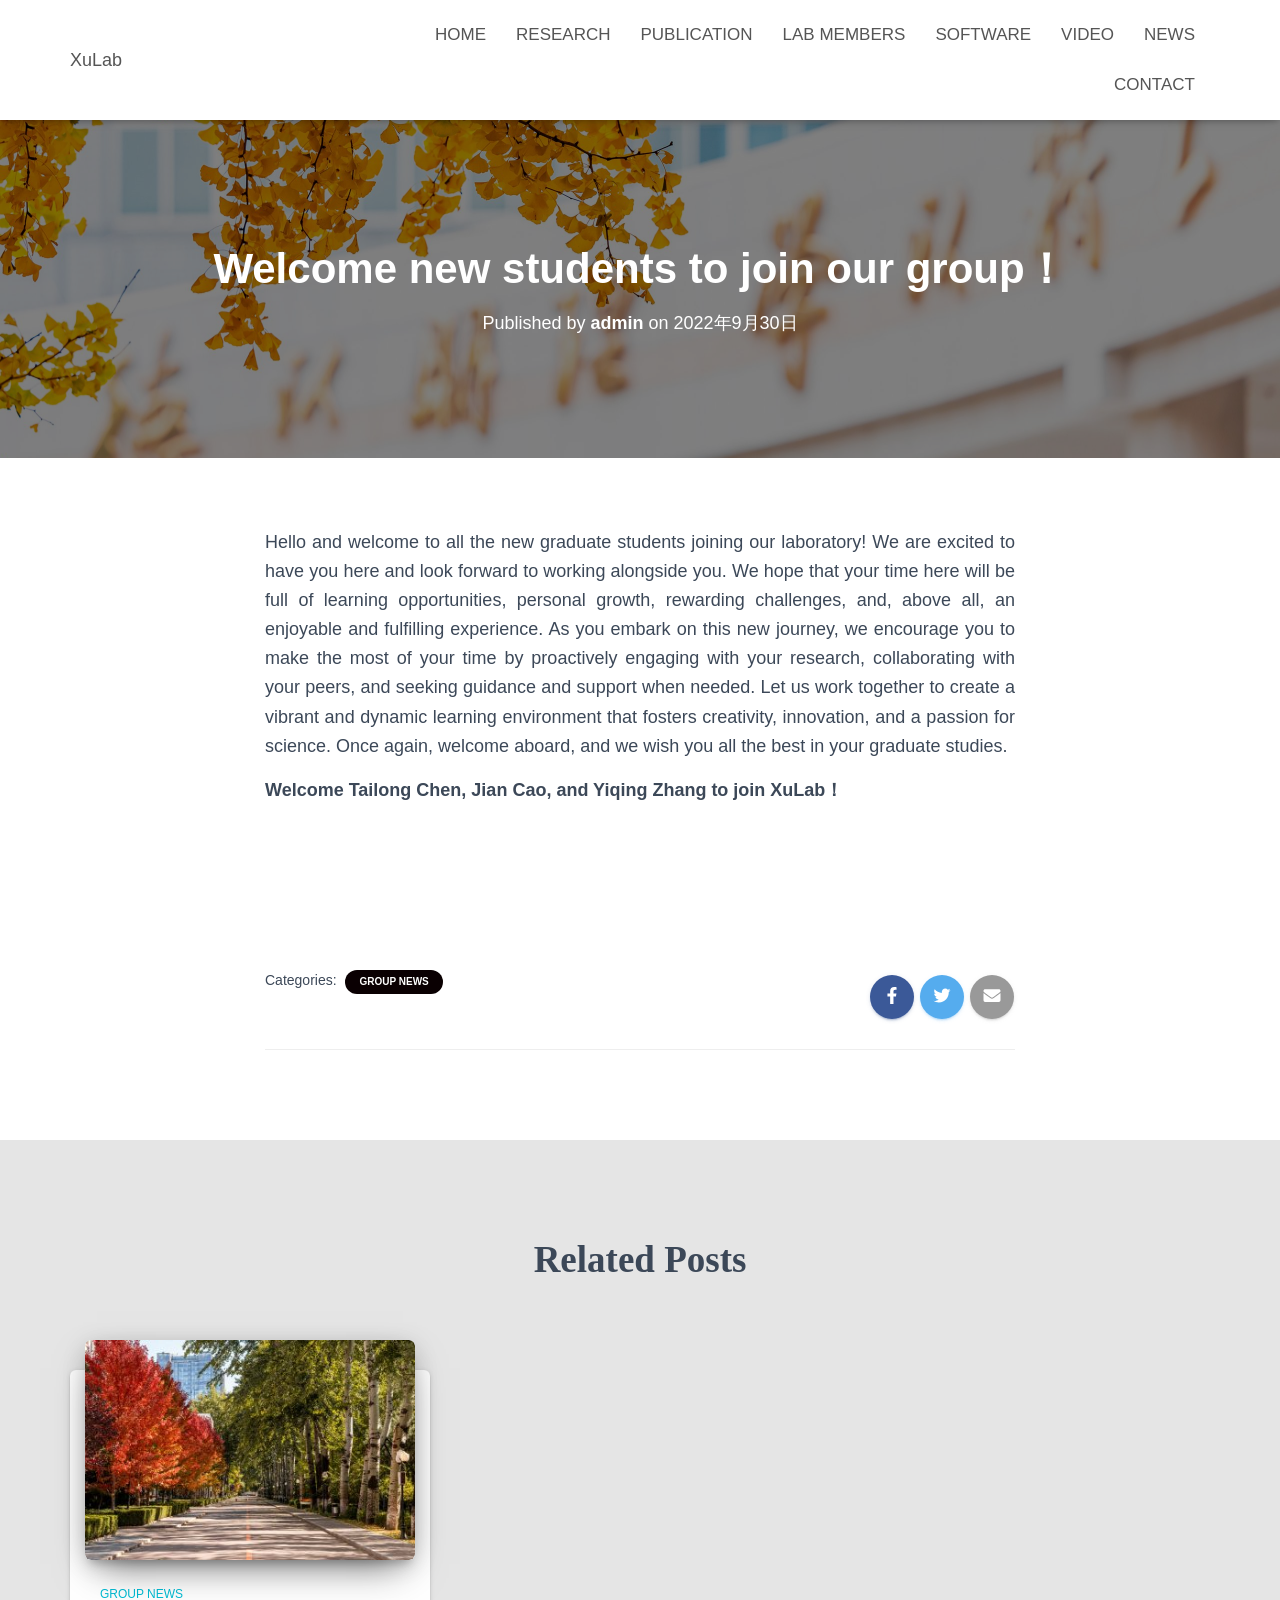
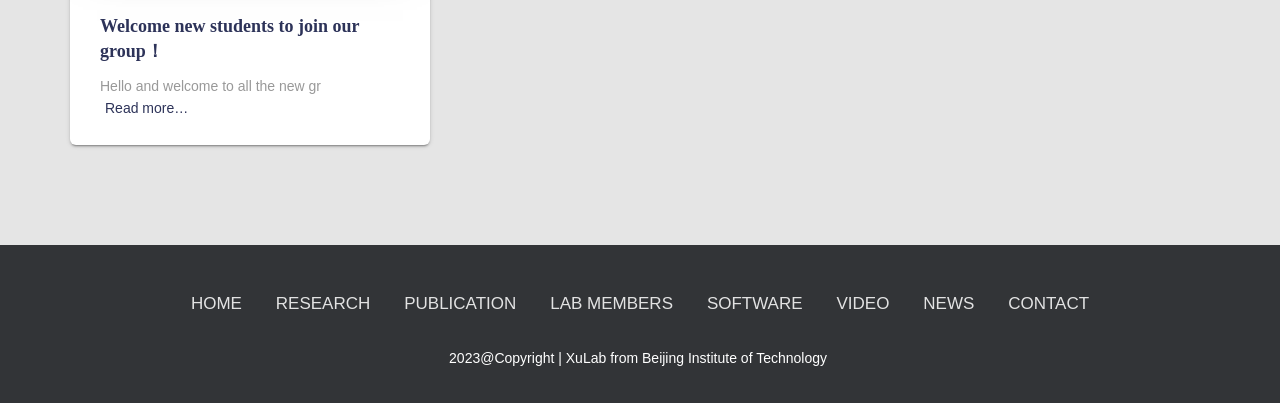
<file: 2022/09/30/perfectly-on-furniture/index.html>
<!DOCTYPE html>
<html lang="zh-Hans">

<head>
	<meta charset='UTF-8'>
	<meta name="viewport" content="width=device-width, initial-scale=1">
	<link rel="profile" href="https://gmpg.org/xfn/11">
		<title>Welcome new students to join our group！ &#8211; XuLab</title>
<meta name='robots' content='max-image-preview:large' />
	<style>img:is([sizes="auto" i], [sizes^="auto," i]) { contain-intrinsic-size: 3000px 1500px }</style>
<link rel="alternate" type="application/rss+xml" title="XuLab &raquo; Feed" href="https://xulab.cc/feed/" />
<link rel="alternate" type="application/rss+xml" title="XuLab &raquo; 评论 Feed" href="https://xulab.cc/comments/feed/" />
<script type="text/javascript">
/* <![CDATA[ */
window._wpemojiSettings = {"baseUrl":"https:\/\/s.w.org\/images\/core\/emoji\/15.0.3\/72x72\/","ext":".png","svgUrl":"https:\/\/s.w.org\/images\/core\/emoji\/15.0.3\/svg\/","svgExt":".svg","source":{"concatemoji":"\/wp-includes\/js\/wp-emoji-release.min.js?ver=6.7.1"}};
/*! This file is auto-generated */
!function(i,n){var o,s,e;function c(e){try{var t={supportTests:e,timestamp:(new Date).valueOf()};sessionStorage.setItem(o,JSON.stringify(t))}catch(e){}}function p(e,t,n){e.clearRect(0,0,e.canvas.width,e.canvas.height),e.fillText(t,0,0);var t=new Uint32Array(e.getImageData(0,0,e.canvas.width,e.canvas.height).data),r=(e.clearRect(0,0,e.canvas.width,e.canvas.height),e.fillText(n,0,0),new Uint32Array(e.getImageData(0,0,e.canvas.width,e.canvas.height).data));return t.every(function(e,t){return e===r[t]})}function u(e,t,n){switch(t){case"flag":return n(e,"\ud83c\udff3\ufe0f\u200d\u26a7\ufe0f","\ud83c\udff3\ufe0f\u200b\u26a7\ufe0f")?!1:!n(e,"\ud83c\uddfa\ud83c\uddf3","\ud83c\uddfa\u200b\ud83c\uddf3")&&!n(e,"\ud83c\udff4\udb40\udc67\udb40\udc62\udb40\udc65\udb40\udc6e\udb40\udc67\udb40\udc7f","\ud83c\udff4\u200b\udb40\udc67\u200b\udb40\udc62\u200b\udb40\udc65\u200b\udb40\udc6e\u200b\udb40\udc67\u200b\udb40\udc7f");case"emoji":return!n(e,"\ud83d\udc26\u200d\u2b1b","\ud83d\udc26\u200b\u2b1b")}return!1}function f(e,t,n){var r="undefined"!=typeof WorkerGlobalScope&&self instanceof WorkerGlobalScope?new OffscreenCanvas(300,150):i.createElement("canvas"),a=r.getContext("2d",{willReadFrequently:!0}),o=(a.textBaseline="top",a.font="600 32px Arial",{});return e.forEach(function(e){o[e]=t(a,e,n)}),o}function t(e){var t=i.createElement("script");t.src=e,t.defer=!0,i.head.appendChild(t)}"undefined"!=typeof Promise&&(o="wpEmojiSettingsSupports",s=["flag","emoji"],n.supports={everything:!0,everythingExceptFlag:!0},e=new Promise(function(e){i.addEventListener("DOMContentLoaded",e,{once:!0})}),new Promise(function(t){var n=function(){try{var e=JSON.parse(sessionStorage.getItem(o));if("object"==typeof e&&"number"==typeof e.timestamp&&(new Date).valueOf()<e.timestamp+604800&&"object"==typeof e.supportTests)return e.supportTests}catch(e){}return null}();if(!n){if("undefined"!=typeof Worker&&"undefined"!=typeof OffscreenCanvas&&"undefined"!=typeof URL&&URL.createObjectURL&&"undefined"!=typeof Blob)try{var e="postMessage("+f.toString()+"("+[JSON.stringify(s),u.toString(),p.toString()].join(",")+"));",r=new Blob([e],{type:"text/javascript"}),a=new Worker(URL.createObjectURL(r),{name:"wpTestEmojiSupports"});return void(a.onmessage=function(e){c(n=e.data),a.terminate(),t(n)})}catch(e){}c(n=f(s,u,p))}t(n)}).then(function(e){for(var t in e)n.supports[t]=e[t],n.supports.everything=n.supports.everything&&n.supports[t],"flag"!==t&&(n.supports.everythingExceptFlag=n.supports.everythingExceptFlag&&n.supports[t]);n.supports.everythingExceptFlag=n.supports.everythingExceptFlag&&!n.supports.flag,n.DOMReady=!1,n.readyCallback=function(){n.DOMReady=!0}}).then(function(){return e}).then(function(){var e;n.supports.everything||(n.readyCallback(),(e=n.source||{}).concatemoji?t(e.concatemoji):e.wpemoji&&e.twemoji&&(t(e.twemoji),t(e.wpemoji)))}))}((window,document),window._wpemojiSettings);
/* ]]> */
</script>
<style id='wp-emoji-styles-inline-css' type='text/css'>

	img.wp-smiley, img.emoji {
		display: inline !important;
		border: none !important;
		box-shadow: none !important;
		height: 1em !important;
		width: 1em !important;
		margin: 0 0.07em !important;
		vertical-align: -0.1em !important;
		background: none !important;
		padding: 0 !important;
	}
</style>
<link rel='stylesheet' id='wp-block-library-css' href='/wp-includes/css/dist/block-library/style.min.css?ver=6.7.1' type='text/css' media='all' />
<style id='classic-theme-styles-inline-css' type='text/css'>
/*! This file is auto-generated */
.wp-block-button__link{color:#fff;background-color:#32373c;border-radius:9999px;box-shadow:none;text-decoration:none;padding:calc(.667em + 2px) calc(1.333em + 2px);font-size:1.125em}.wp-block-file__button{background:#32373c;color:#fff;text-decoration:none}
</style>
<style id='global-styles-inline-css' type='text/css'>
:root{--wp--preset--aspect-ratio--square: 1;--wp--preset--aspect-ratio--4-3: 4/3;--wp--preset--aspect-ratio--3-4: 3/4;--wp--preset--aspect-ratio--3-2: 3/2;--wp--preset--aspect-ratio--2-3: 2/3;--wp--preset--aspect-ratio--16-9: 16/9;--wp--preset--aspect-ratio--9-16: 9/16;--wp--preset--color--black: #000000;--wp--preset--color--cyan-bluish-gray: #abb8c3;--wp--preset--color--white: #ffffff;--wp--preset--color--pale-pink: #f78da7;--wp--preset--color--vivid-red: #cf2e2e;--wp--preset--color--luminous-vivid-orange: #ff6900;--wp--preset--color--luminous-vivid-amber: #fcb900;--wp--preset--color--light-green-cyan: #7bdcb5;--wp--preset--color--vivid-green-cyan: #00d084;--wp--preset--color--pale-cyan-blue: #8ed1fc;--wp--preset--color--vivid-cyan-blue: #0693e3;--wp--preset--color--vivid-purple: #9b51e0;--wp--preset--color--accent: #0a0002;--wp--preset--color--secondary: #2d3359;--wp--preset--color--background-color: #E5E5E5;--wp--preset--color--header-gradient: #a81d84;--wp--preset--color--body-color: #999999;--wp--preset--color--header-overlay-color: rgba(0,0,0,0.5);--wp--preset--color--header-text-color: #fffffe;--wp--preset--color--navbar-background: #fffffd;--wp--preset--color--navbar-text-color: #555555;--wp--preset--color--navbar-text-color-hover: #0a0002;--wp--preset--color--navbar-transparent-text-color: #fffffc;--wp--preset--gradient--vivid-cyan-blue-to-vivid-purple: linear-gradient(135deg,rgba(6,147,227,1) 0%,rgb(155,81,224) 100%);--wp--preset--gradient--light-green-cyan-to-vivid-green-cyan: linear-gradient(135deg,rgb(122,220,180) 0%,rgb(0,208,130) 100%);--wp--preset--gradient--luminous-vivid-amber-to-luminous-vivid-orange: linear-gradient(135deg,rgba(252,185,0,1) 0%,rgba(255,105,0,1) 100%);--wp--preset--gradient--luminous-vivid-orange-to-vivid-red: linear-gradient(135deg,rgba(255,105,0,1) 0%,rgb(207,46,46) 100%);--wp--preset--gradient--very-light-gray-to-cyan-bluish-gray: linear-gradient(135deg,rgb(238,238,238) 0%,rgb(169,184,195) 100%);--wp--preset--gradient--cool-to-warm-spectrum: linear-gradient(135deg,rgb(74,234,220) 0%,rgb(151,120,209) 20%,rgb(207,42,186) 40%,rgb(238,44,130) 60%,rgb(251,105,98) 80%,rgb(254,248,76) 100%);--wp--preset--gradient--blush-light-purple: linear-gradient(135deg,rgb(255,206,236) 0%,rgb(152,150,240) 100%);--wp--preset--gradient--blush-bordeaux: linear-gradient(135deg,rgb(254,205,165) 0%,rgb(254,45,45) 50%,rgb(107,0,62) 100%);--wp--preset--gradient--luminous-dusk: linear-gradient(135deg,rgb(255,203,112) 0%,rgb(199,81,192) 50%,rgb(65,88,208) 100%);--wp--preset--gradient--pale-ocean: linear-gradient(135deg,rgb(255,245,203) 0%,rgb(182,227,212) 50%,rgb(51,167,181) 100%);--wp--preset--gradient--electric-grass: linear-gradient(135deg,rgb(202,248,128) 0%,rgb(113,206,126) 100%);--wp--preset--gradient--midnight: linear-gradient(135deg,rgb(2,3,129) 0%,rgb(40,116,252) 100%);--wp--preset--font-size--small: 13px;--wp--preset--font-size--medium: 20px;--wp--preset--font-size--large: 36px;--wp--preset--font-size--x-large: 42px;--wp--preset--spacing--20: 0.44rem;--wp--preset--spacing--30: 0.67rem;--wp--preset--spacing--40: 1rem;--wp--preset--spacing--50: 1.5rem;--wp--preset--spacing--60: 2.25rem;--wp--preset--spacing--70: 3.38rem;--wp--preset--spacing--80: 5.06rem;--wp--preset--shadow--natural: 6px 6px 9px rgba(0, 0, 0, 0.2);--wp--preset--shadow--deep: 12px 12px 50px rgba(0, 0, 0, 0.4);--wp--preset--shadow--sharp: 6px 6px 0px rgba(0, 0, 0, 0.2);--wp--preset--shadow--outlined: 6px 6px 0px -3px rgba(255, 255, 255, 1), 6px 6px rgba(0, 0, 0, 1);--wp--preset--shadow--crisp: 6px 6px 0px rgba(0, 0, 0, 1);}:where(.is-layout-flex){gap: 0.5em;}:where(.is-layout-grid){gap: 0.5em;}body .is-layout-flex{display: flex;}.is-layout-flex{flex-wrap: wrap;align-items: center;}.is-layout-flex > :is(*, div){margin: 0;}body .is-layout-grid{display: grid;}.is-layout-grid > :is(*, div){margin: 0;}:where(.wp-block-columns.is-layout-flex){gap: 2em;}:where(.wp-block-columns.is-layout-grid){gap: 2em;}:where(.wp-block-post-template.is-layout-flex){gap: 1.25em;}:where(.wp-block-post-template.is-layout-grid){gap: 1.25em;}.has-black-color{color: var(--wp--preset--color--black) !important;}.has-cyan-bluish-gray-color{color: var(--wp--preset--color--cyan-bluish-gray) !important;}.has-white-color{color: var(--wp--preset--color--white) !important;}.has-pale-pink-color{color: var(--wp--preset--color--pale-pink) !important;}.has-vivid-red-color{color: var(--wp--preset--color--vivid-red) !important;}.has-luminous-vivid-orange-color{color: var(--wp--preset--color--luminous-vivid-orange) !important;}.has-luminous-vivid-amber-color{color: var(--wp--preset--color--luminous-vivid-amber) !important;}.has-light-green-cyan-color{color: var(--wp--preset--color--light-green-cyan) !important;}.has-vivid-green-cyan-color{color: var(--wp--preset--color--vivid-green-cyan) !important;}.has-pale-cyan-blue-color{color: var(--wp--preset--color--pale-cyan-blue) !important;}.has-vivid-cyan-blue-color{color: var(--wp--preset--color--vivid-cyan-blue) !important;}.has-vivid-purple-color{color: var(--wp--preset--color--vivid-purple) !important;}.has-black-background-color{background-color: var(--wp--preset--color--black) !important;}.has-cyan-bluish-gray-background-color{background-color: var(--wp--preset--color--cyan-bluish-gray) !important;}.has-white-background-color{background-color: var(--wp--preset--color--white) !important;}.has-pale-pink-background-color{background-color: var(--wp--preset--color--pale-pink) !important;}.has-vivid-red-background-color{background-color: var(--wp--preset--color--vivid-red) !important;}.has-luminous-vivid-orange-background-color{background-color: var(--wp--preset--color--luminous-vivid-orange) !important;}.has-luminous-vivid-amber-background-color{background-color: var(--wp--preset--color--luminous-vivid-amber) !important;}.has-light-green-cyan-background-color{background-color: var(--wp--preset--color--light-green-cyan) !important;}.has-vivid-green-cyan-background-color{background-color: var(--wp--preset--color--vivid-green-cyan) !important;}.has-pale-cyan-blue-background-color{background-color: var(--wp--preset--color--pale-cyan-blue) !important;}.has-vivid-cyan-blue-background-color{background-color: var(--wp--preset--color--vivid-cyan-blue) !important;}.has-vivid-purple-background-color{background-color: var(--wp--preset--color--vivid-purple) !important;}.has-black-border-color{border-color: var(--wp--preset--color--black) !important;}.has-cyan-bluish-gray-border-color{border-color: var(--wp--preset--color--cyan-bluish-gray) !important;}.has-white-border-color{border-color: var(--wp--preset--color--white) !important;}.has-pale-pink-border-color{border-color: var(--wp--preset--color--pale-pink) !important;}.has-vivid-red-border-color{border-color: var(--wp--preset--color--vivid-red) !important;}.has-luminous-vivid-orange-border-color{border-color: var(--wp--preset--color--luminous-vivid-orange) !important;}.has-luminous-vivid-amber-border-color{border-color: var(--wp--preset--color--luminous-vivid-amber) !important;}.has-light-green-cyan-border-color{border-color: var(--wp--preset--color--light-green-cyan) !important;}.has-vivid-green-cyan-border-color{border-color: var(--wp--preset--color--vivid-green-cyan) !important;}.has-pale-cyan-blue-border-color{border-color: var(--wp--preset--color--pale-cyan-blue) !important;}.has-vivid-cyan-blue-border-color{border-color: var(--wp--preset--color--vivid-cyan-blue) !important;}.has-vivid-purple-border-color{border-color: var(--wp--preset--color--vivid-purple) !important;}.has-vivid-cyan-blue-to-vivid-purple-gradient-background{background: var(--wp--preset--gradient--vivid-cyan-blue-to-vivid-purple) !important;}.has-light-green-cyan-to-vivid-green-cyan-gradient-background{background: var(--wp--preset--gradient--light-green-cyan-to-vivid-green-cyan) !important;}.has-luminous-vivid-amber-to-luminous-vivid-orange-gradient-background{background: var(--wp--preset--gradient--luminous-vivid-amber-to-luminous-vivid-orange) !important;}.has-luminous-vivid-orange-to-vivid-red-gradient-background{background: var(--wp--preset--gradient--luminous-vivid-orange-to-vivid-red) !important;}.has-very-light-gray-to-cyan-bluish-gray-gradient-background{background: var(--wp--preset--gradient--very-light-gray-to-cyan-bluish-gray) !important;}.has-cool-to-warm-spectrum-gradient-background{background: var(--wp--preset--gradient--cool-to-warm-spectrum) !important;}.has-blush-light-purple-gradient-background{background: var(--wp--preset--gradient--blush-light-purple) !important;}.has-blush-bordeaux-gradient-background{background: var(--wp--preset--gradient--blush-bordeaux) !important;}.has-luminous-dusk-gradient-background{background: var(--wp--preset--gradient--luminous-dusk) !important;}.has-pale-ocean-gradient-background{background: var(--wp--preset--gradient--pale-ocean) !important;}.has-electric-grass-gradient-background{background: var(--wp--preset--gradient--electric-grass) !important;}.has-midnight-gradient-background{background: var(--wp--preset--gradient--midnight) !important;}.has-small-font-size{font-size: var(--wp--preset--font-size--small) !important;}.has-medium-font-size{font-size: var(--wp--preset--font-size--medium) !important;}.has-large-font-size{font-size: var(--wp--preset--font-size--large) !important;}.has-x-large-font-size{font-size: var(--wp--preset--font-size--x-large) !important;}
:where(.wp-block-post-template.is-layout-flex){gap: 1.25em;}:where(.wp-block-post-template.is-layout-grid){gap: 1.25em;}
:where(.wp-block-columns.is-layout-flex){gap: 2em;}:where(.wp-block-columns.is-layout-grid){gap: 2em;}
:root :where(.wp-block-pullquote){font-size: 1.5em;line-height: 1.6;}
</style>
<link rel='stylesheet' id='bootstrap-css' href='/wp-content/themes/hestia-pro/assets/bootstrap/css/bootstrap.min.css?ver=1.0.2' type='text/css' media='all' />
<link rel='stylesheet' id='hestia-font-sizes-css' href='/wp-content/themes/hestia-pro/assets/css/font-sizes.min.css?ver=3.0.23' type='text/css' media='all' />
<link rel='stylesheet' id='hestia_style-css' href='/wp-content/themes/hestia-pro/style.min.css?ver=3.0.23' type='text/css' media='all' />
<style id='hestia_style-inline-css' type='text/css'>
.hestia-top-bar, .hestia-top-bar .widget.widget_shopping_cart .cart_list {
			background-color: #363537
		}
		.hestia-top-bar .widget .label-floating input[type=search]:-webkit-autofill {
			-webkit-box-shadow: inset 0 0 0px 9999px #363537
		}.hestia-top-bar, .hestia-top-bar .widget .label-floating input[type=search], .hestia-top-bar .widget.widget_search form.form-group:before, .hestia-top-bar .widget.widget_product_search form.form-group:before, .hestia-top-bar .widget.widget_shopping_cart:before {
			color: #ffffff
		} 
		.hestia-top-bar .widget .label-floating input[type=search]{
			-webkit-text-fill-color:#ffffff !important 
		}
		.hestia-top-bar div.widget.widget_shopping_cart:before, .hestia-top-bar .widget.widget_product_search form.form-group:before, .hestia-top-bar .widget.widget_search form.form-group:before{
			background-color: #ffffff
		}.hestia-top-bar a, .hestia-top-bar .top-bar-nav li a {
			color: #ffffff
		}
		.hestia-top-bar ul li a[href*="mailto:"]:before, .hestia-top-bar ul li a[href*="tel:"]:before{
			background-color: #ffffff
		}
		.hestia-top-bar a:hover, .hestia-top-bar .top-bar-nav li a:hover {
			color: #eeeeee
		}
		.hestia-top-bar ul li:hover a[href*="mailto:"]:before, .hestia-top-bar ul li:hover a[href*="tel:"]:before{
			background-color: #eeeeee
		}
		
@media (min-width: 769px){
			.page-header.header-small .hestia-title,
			.page-header.header-small .title,
			h1.hestia-title.title-in-content,
			.main article.section .has-title-font-size {
				font-size: 42px;
			}}@media (max-width: 768px){
			.page-header.header-small .hestia-title,
			.page-header.header-small .title,
			h1.hestia-title.title-in-content,
			.main article.section .has-title-font-size {
				font-size: 26px;
			}}@media (max-width: 480px){
			.page-header.header-small .hestia-title,
			.page-header.header-small .title,
			h1.hestia-title.title-in-content,
			.main article.section .has-title-font-size {
				font-size: 26px;
			}}
@media (min-width: 769px){
		.navbar #main-navigation a, .footer .footer-menu li a {
		  font-size: 17px;
		}
		.footer-big .footer-menu li a[href*="mailto:"]:before, .footer-big .footer-menu li a[href*="tel:"]:before{
		  width: 17px;
		  height: 17px;
		}
		}

		a,
		.navbar .dropdown-menu li:hover > a,
		.navbar .dropdown-menu li:focus > a,
		.navbar .dropdown-menu li:active > a,
		.navbar .navbar-nav > li .dropdown-menu li:hover > a,
		body:not(.home) .navbar-default .navbar-nav > .active:not(.btn) > a,
		body:not(.home) .navbar-default .navbar-nav > .active:not(.btn) > a:hover,
		body:not(.home) .navbar-default .navbar-nav > .active:not(.btn) > a:focus,
		a:hover,
		.card-blog a.moretag:hover,
		.card-blog a.more-link:hover,
		.widget a:hover,
		.has-text-color.has-accent-color,
		p.has-text-color a {
		    color:#0a0002;
		}
		
		.svg-text-color{
			fill:#0a0002;
		}
		
		.pagination span.current, .pagination span.current:focus, .pagination span.current:hover {
			border-color:#0a0002
		}
		
		button,
		button:hover,
		.woocommerce .track_order button[type="submit"],
		.woocommerce .track_order button[type="submit"]:hover,
		div.wpforms-container .wpforms-form button[type=submit].wpforms-submit,
		div.wpforms-container .wpforms-form button[type=submit].wpforms-submit:hover,
		input[type="button"],
		input[type="button"]:hover,
		input[type="submit"],
		input[type="submit"]:hover,
		input#searchsubmit,
		.pagination span.current,
		.pagination span.current:focus,
		.pagination span.current:hover,
		.btn.btn-primary,
		.btn.btn-primary:link,
		.btn.btn-primary:hover,
		.btn.btn-primary:focus,
		.btn.btn-primary:active,
		.btn.btn-primary.active,
		.btn.btn-primary.active:focus,
		.btn.btn-primary.active:hover,
		.btn.btn-primary:active:hover,
		.btn.btn-primary:active:focus,
		.btn.btn-primary:active:hover,
		.hestia-sidebar-open.btn.btn-rose,
		.hestia-sidebar-close.btn.btn-rose,
		.hestia-sidebar-open.btn.btn-rose:hover,
		.hestia-sidebar-close.btn.btn-rose:hover,
		.hestia-sidebar-open.btn.btn-rose:focus,
		.hestia-sidebar-close.btn.btn-rose:focus,
		.label.label-primary,
		.hestia-work .portfolio-item:nth-child(6n+1) .label,
		.nav-cart .nav-cart-content .widget .buttons .button,
		.has-accent-background-color[class*="has-background"] {
		    background-color: #0a0002;
		}
		
		@media (max-width: 768px) {
	
			.navbar-default .navbar-nav>li>a:hover,
			.navbar-default .navbar-nav>li>a:focus,
			.navbar .navbar-nav .dropdown .dropdown-menu li a:hover,
			.navbar .navbar-nav .dropdown .dropdown-menu li a:focus,
			.navbar button.navbar-toggle:hover,
			.navbar .navbar-nav li:hover > a i {
			    color: #0a0002;
			}
		}
		
		body:not(.woocommerce-page) button:not([class^="fl-"]):not(.hestia-scroll-to-top):not(.navbar-toggle):not(.close),
		body:not(.woocommerce-page) .button:not([class^="fl-"]):not(hestia-scroll-to-top):not(.navbar-toggle):not(.add_to_cart_button):not(.product_type_grouped):not(.product_type_external),
		div.wpforms-container .wpforms-form button[type=submit].wpforms-submit,
		input[type="submit"],
		input[type="button"],
		.btn.btn-primary,
		.widget_product_search button[type="submit"],
		.hestia-sidebar-open.btn.btn-rose,
		.hestia-sidebar-close.btn.btn-rose,
		.everest-forms button[type=submit].everest-forms-submit-button {
		    -webkit-box-shadow: 0 2px 2px 0 rgba(10,0,2,0.14),0 3px 1px -2px rgba(10,0,2,0.2),0 1px 5px 0 rgba(10,0,2,0.12);
		    box-shadow: 0 2px 2px 0 rgba(10,0,2,0.14),0 3px 1px -2px rgba(10,0,2,0.2),0 1px 5px 0 rgba(10,0,2,0.12);
		}
		
		.card .header-primary, .card .content-primary,
		.everest-forms button[type=submit].everest-forms-submit-button {
		    background: #0a0002;
		}
		
		body:not(.woocommerce-page) .button:not([class^="fl-"]):not(.hestia-scroll-to-top):not(.navbar-toggle):not(.add_to_cart_button):hover,
		body:not(.woocommerce-page) button:not([class^="fl-"]):not(.hestia-scroll-to-top):not(.navbar-toggle):not(.close):hover,
		div.wpforms-container .wpforms-form button[type=submit].wpforms-submit:hover,
		input[type="submit"]:hover,
		input[type="button"]:hover,
		input#searchsubmit:hover,
		.widget_product_search button[type="submit"]:hover,
		.pagination span.current,
		.btn.btn-primary:hover,
		.btn.btn-primary:focus,
		.btn.btn-primary:active,
		.btn.btn-primary.active,
		.btn.btn-primary:active:focus,
		.btn.btn-primary:active:hover,
		.hestia-sidebar-open.btn.btn-rose:hover,
		.hestia-sidebar-close.btn.btn-rose:hover,
		.pagination span.current:hover,
		.everest-forms button[type=submit].everest-forms-submit-button:hover,
 		.everest-forms button[type=submit].everest-forms-submit-button:focus,
 		.everest-forms button[type=submit].everest-forms-submit-button:active {
			-webkit-box-shadow: 0 14px 26px -12px rgba(10,0,2,0.42),0 4px 23px 0 rgba(0,0,0,0.12),0 8px 10px -5px rgba(10,0,2,0.2);
		    box-shadow: 0 14px 26px -12px rgba(10,0,2,0.42),0 4px 23px 0 rgba(0,0,0,0.12),0 8px 10px -5px rgba(10,0,2,0.2);
			color: #fff;
		}
		
		.form-group.is-focused .form-control {
			background-image: -webkit-gradient(linear,left top, left bottom,from(#0a0002),to(#0a0002)),-webkit-gradient(linear,left top, left bottom,from(#d2d2d2),to(#d2d2d2));
			background-image: -webkit-linear-gradient(linear,left top, left bottom,from(#0a0002),to(#0a0002)),-webkit-linear-gradient(linear,left top, left bottom,from(#d2d2d2),to(#d2d2d2));
			background-image: linear-gradient(linear,left top, left bottom,from(#0a0002),to(#0a0002)),linear-gradient(linear,left top, left bottom,from(#d2d2d2),to(#d2d2d2));
		}
		
		.navbar:not(.navbar-transparent) li:not(.btn):hover > a,
		.navbar li.on-section:not(.btn) > a,
		.navbar.full-screen-menu.navbar-transparent li:not(.btn):hover > a,
		.navbar.full-screen-menu .navbar-toggle:hover,
		.navbar:not(.navbar-transparent) .nav-cart:hover,
		.navbar:not(.navbar-transparent) .hestia-toggle-search:hover {
				color:#0a0002
		}
		
			.header-filter-gradient {
				background: linear-gradient(45deg, rgba(168,29,132,1) 0%, rgb(234,57,111) 100%);
			}
			.has-text-color.has-header-gradient-color { color: #a81d84; }
			.has-header-gradient-background-color[class*="has-background"] { background-color: #a81d84; }
			
		.has-text-color.has-background-color-color { color: #E5E5E5; }
		.has-background-color-background-color[class*="has-background"] { background-color: #E5E5E5; }
		

			.title, .title a, 
			.card-title, 
			.card-title a,
			.card-title a:hover,
			.info-title,
			.info-title a,
			.footer-brand, 
			.footer-brand a,
			.media .media-heading, 
			.media .media-heading a,
			.hestia-info .info-title, 
			.card-blog a.moretag,
			.card-blog a.more-link,
			.card .author a,
			.hestia-about:not(.section-image) h1, .hestia-about:not(.section-image) h2, .hestia-about:not(.section-image) h3, .hestia-about:not(.section-image) h4, .hestia-about:not(.section-image) h5,
			aside .widget h5,
			aside .widget a,
			.woocommerce ul.products[class*="columns-"] li.product-category h2,
			.woocommerce #reviews #comments ol.commentlist li .comment-text p.meta .woocommerce-review__author,
			.has-text-color.has-secondary-color {
				color: #2d3359;
			}
			.has-secondary-background-color[class*="has-background"] {
				background-color: #2d3359
			}
		.description, .card-description, .footer-big, .hestia-features .hestia-info p, .text-gray,
		.hestia-about:not(.section-image) p, .hestia-about:not(.section-image) h6,
		.has-text-color.has-body-color-color {
			color: #999999;
		}
		.has-body-color-background-color[class*="has-background"] {
			background-color: #999999
		} 
		.header-filter:before,
		.has-header-overlay-color-background-color[class*="has-background"] {
			background-color: rgba(0,0,0,0.5);
		}
		.has-text-color.has-header-overlay-color-color {
			color: rgba(0,0,0,0.5);
		} 
		.page-header, .page-header .hestia-title, .page-header .sub-title,
		.has-text-color.has-header-text-color-color {
			color: #fff;
		}
		.has-header-text-color-background-color[class*="has-background"] {
			background-color: #fff;
		}
			@media( max-width: 768px ) {
				/* On mobile background-color */
				.header > .navbar,
				.navbar.navbar-fixed-top .navbar-collapse {
					background-color: #fff;
				}
			}
			.navbar:not(.navbar-transparent),
			.navbar .dropdown-menu,
			.nav-cart .nav-cart-content .widget,
			.has-navbar-background-background-color[class*="has-background"] {
				background-color: #fff;
			}
			
			@media ( min-width: 769px ) {
				.navbar.full-screen-menu .nav.navbar-nav { background-color: rgba(255,255,255,0.9) }
			}
			.has-navbar-background-color[class*="has-background"] {
				color: #fff;
			}
		@media( min-width: 769px ) {
			.navbar.navbar-transparent .navbar-brand,
			.navbar.navbar-transparent .navbar-nav > li:not(.btn) > a,
			.navbar.navbar-transparent .navbar-nav > .active > a,
			.navbar.navbar-transparent.full-screen-menu .navbar-toggle,
			.navbar.navbar-transparent:not(.full-screen-menu) .nav-cart-icon, 
			.navbar.navbar-transparent.full-screen-menu li.responsive-nav-cart > a.nav-cart-icon,
			.navbar.navbar-transparent .hestia-toggle-search,
			.navbar.navbar-transparent .header-widgets-wrapper ul li a[href*="mailto:"],
			.navbar.navbar-transparent .header-widgets-wrapper ul li a[href*="tel:"]{
				color: #fff;
			}
		}
		.navbar.navbar-transparent .hestia-toggle-search svg{
			fill: #fff;
		}
		.has-text-color.has-navbar-transparent-text-color-color {
			color: #fff;
		}
		.has-navbar-transparent-text-color-background-color[class*="has-background"],
		.navbar.navbar-transparent .header-widgets-wrapper ul li a[href*="mailto:"]:before,
		.navbar.navbar-transparent .header-widgets-wrapper ul li a[href*="tel:"]:before{
			background-color: #fff;
		}
		@media( min-width: 769px ) {
			.menu-open .navbar.full-screen-menu.navbar-transparent .navbar-toggle,
			.navbar:not(.navbar-transparent) .navbar-brand,
			.navbar:not(.navbar-transparent) li:not(.btn) > a,
			.navbar.navbar-transparent.full-screen-menu li:not(.btn):not(.nav-cart) > a,
			.navbar.navbar-transparent .dropdown-menu li:not(.btn) > a,
			.hestia-mm-heading, .hestia-mm-description, 
			.navbar:not(.navbar-transparent) .navbar-nav > .active > a,
			.navbar:not(.navbar-transparent).full-screen-menu .navbar-toggle,
			.navbar .nav-cart-icon,  
			.navbar:not(.navbar-transparent) .hestia-toggle-search,
			.navbar.navbar-transparent .nav-cart .nav-cart-content .widget li a,
			.navbar .navbar-nav>li .dropdown-menu li.active>a {
				color: #555;
			}
		}
		@media( max-width: 768px ) {
			.navbar.navbar-default .navbar-brand,
			.navbar.navbar-default .navbar-nav li:not(.btn).menu-item > a,
			.navbar.navbar-default .navbar-nav .menu-item.active > a,
			.navbar.navbar-default .navbar-toggle,
			.navbar.navbar-default .navbar-toggle,
			.navbar.navbar-default .responsive-nav-cart a,
			.navbar.navbar-default .nav-cart .nav-cart-content a,
			.navbar.navbar-default .hestia-toggle-search,
			.hestia-mm-heading, .hestia-mm-description {
				color: #555;
			}
			
			.navbar .navbar-nav .dropdown:not(.btn) a .caret svg{
				fill: #555;
			}
			
			
			.navbar .navbar-nav .dropdown:not(.btn) a .caret {
				border-color: #555;
			}
		}
		.has-text-color.has-navbar-text-color-color {
			color: #555;
		}
		.has-navbar-text-color-background-color[class*="has-background"] {
			background-color: #555;
		}
		.navbar:not(.navbar-transparent) .header-widgets-wrapper ul li a[href*="mailto:"]:before,
		.navbar:not(.navbar-transparent) .header-widgets-wrapper ul li a[href*="tel:"]:before{
			background-color:#555
		}
		.hestia-toggle-search svg{
			fill: #555;
		}
		
		.navbar.navbar-default:not(.navbar-transparent) li:not(.btn):hover > a,
		.navbar.navbar-default.navbar-transparent .dropdown-menu:not(.btn) li:not(.btn):hover > a,
		.navbar.navbar-default:not(.navbar-transparent) li:not(.btn):hover > a i,
		.navbar.navbar-default:not(.navbar-transparent) .navbar-toggle:hover,
		.navbar.navbar-default:not(.full-screen-menu) .nav-cart-icon .nav-cart-content a:hover, 
		.navbar.navbar-default:not(.navbar-transparent) .hestia-toggle-search:hover,
		.navbar.navbar-transparent .nav-cart .nav-cart-content .widget li:hover a,
		.has-text-color.has-navbar-text-color-hover-color {
			color: #0a0002;
		}
		.navbar.navbar-default li.on-section:not(.btn) > a {color: #0a0002!important}
		@media( max-width: 768px ) {
			.navbar.navbar-default.navbar-transparent li:not(.btn):hover > a,
			.navbar.navbar-default.navbar-transparent li:not(.btn):hover > a i,
			.navbar.navbar-default.navbar-transparent .navbar-toggle:hover,
			.navbar.navbar-default .responsive-nav-cart a:hover
			.navbar.navbar-default .navbar-toggle:hover {
				color: #0a0002 !important;
			}
		}
		.has-navbar-text-color-hover-background-color[class*="has-background"] {
			background-color: #0a0002;
		}
		.navbar:not(.navbar-transparent) .header-widgets-wrapper ul li:hover a[href*="mailto:"]:before,
		.navbar:not(.navbar-transparent) .header-widgets-wrapper ul li:hover a[href*="tel:"]:before{
			background-color:#0a0002
		}
		.hestia-toggle-search:hover svg{
			fill: #0a0002;
		}
		
		.form-group.is-focused .form-control,
		 div.wpforms-container .wpforms-form .form-group.is-focused .form-control,
		 .nf-form-cont input:not([type=button]):focus,
		 .nf-form-cont select:focus,
		 .nf-form-cont textarea:focus {
		 background-image: -webkit-gradient(linear,left top, left bottom,from(#0a0002),to(#0a0002)),-webkit-gradient(linear,left top, left bottom,from(#d2d2d2),to(#d2d2d2));
		 background-image: -webkit-linear-gradient(linear,left top, left bottom,from(#0a0002),to(#0a0002)),-webkit-linear-gradient(linear,left top, left bottom,from(#d2d2d2),to(#d2d2d2));
		 background-image: linear-gradient(linear,left top, left bottom,from(#0a0002),to(#0a0002)),linear-gradient(linear,left top, left bottom,from(#d2d2d2),to(#d2d2d2));
		 }
		
		 .navbar.navbar-transparent.full-screen-menu .navbar-collapse .navbar-nav > li:not(.btn) > a:hover {
		 color: #0a0002;
		 }
		 
		 .hestia-ajax-loading{
		 border-color: #0a0002;
		 }
.btn.btn-primary:not(.colored-button):not(.btn-left):not(.btn-right):not(.btn-just-icon):not(.menu-item), input[type="submit"]:not(.search-submit), body:not(.woocommerce-account) .woocommerce .button.woocommerce-Button, .woocommerce .product button.button, .woocommerce .product button.button.alt, .woocommerce .product #respond input#submit, .woocommerce-cart .blog-post .woocommerce .cart-collaterals .cart_totals .checkout-button, .woocommerce-checkout #payment #place_order, .woocommerce-account.woocommerce-page button.button, .woocommerce .track_order button[type="submit"], .nav-cart .nav-cart-content .widget .buttons .button, .woocommerce a.button.wc-backward, body.woocommerce .wccm-catalog-item a.button, body.woocommerce a.wccm-button.button, form.woocommerce-form-coupon button.button, div.wpforms-container .wpforms-form button[type=submit].wpforms-submit, div.woocommerce a.button.alt, div.woocommerce table.my_account_orders .button, .btn.colored-button, .btn.btn-left, .btn.btn-right, .btn:not(.colored-button):not(.btn-left):not(.btn-right):not(.btn-just-icon):not(.menu-item):not(.hestia-sidebar-open):not(.hestia-sidebar-close){ padding-top:15px;  padding-bottom:15px;  padding-left:33px;  padding-right:33px; }
.btn.btn-primary:not(.colored-button):not(.btn-left):not(.btn-right):not(.btn-just-icon):not(.menu-item), input[type="submit"]:not(.search-submit), body:not(.woocommerce-account) .woocommerce .button.woocommerce-Button, .woocommerce .product button.button, .woocommerce .product button.button.alt, .woocommerce .product #respond input#submit, .woocommerce-cart .blog-post .woocommerce .cart-collaterals .cart_totals .checkout-button, .woocommerce-checkout #payment #place_order, .woocommerce-account.woocommerce-page button.button, .woocommerce .track_order button[type="submit"], .nav-cart .nav-cart-content .widget .buttons .button, .woocommerce a.button.wc-backward, body.woocommerce .wccm-catalog-item a.button, body.woocommerce a.wccm-button.button, form.woocommerce-form-coupon button.button, div.wpforms-container .wpforms-form button[type=submit].wpforms-submit, div.woocommerce a.button.alt, div.woocommerce table.my_account_orders .button, input[type="submit"].search-submit, .hestia-view-cart-wrapper .added_to_cart.wc-forward, .woocommerce-product-search button, .woocommerce-cart .actions .button, #secondary div[id^=woocommerce_price_filter] .button, .woocommerce div[id^=woocommerce_widget_cart].widget .buttons .button, .searchform input[type=submit], .searchform button, .search-form:not(.media-toolbar-primary) input[type=submit], .search-form:not(.media-toolbar-primary) button, .woocommerce-product-search input[type=submit], .btn.colored-button, .btn.btn-left, .btn.btn-right, .btn:not(.colored-button):not(.btn-left):not(.btn-right):not(.btn-just-icon):not(.menu-item):not(.hestia-sidebar-open):not(.hestia-sidebar-close){border-radius:3px;}

		.btn:hover{
			background-color: #858585;
		}
		

		.aos-init[data-aos] {
		  transition-duration: 1.25s;
		  -webkit-transition-duration: 1.25s;
		  -moz-transition-duration: 1.25s;
		  transition-timing-function: ease-out;
		  -webkit-transition-timing-function: ease-out;
		  -moz-transition-timing-function: ease-out;
		  will-change: transform, opacity;
		}
		.aos-init[data-aos].hestia-table-two {
		  transition-duration: 1s;
		  -webkit-transition-duration: 1s;
		  -moz-transition-duration: 1s;
		}
		.aos-init[data-aos^=fade][data-aos^=fade] {
		  opacity: 0;
		  transition-property: opacity, transform;
		}
		.aos-init[data-aos^=fade][data-aos^=fade].aos-animate {
		  opacity: 1;
		  transform: translate3d(0, 0, 0);
		}
		.aos-init[data-aos=fade-up] {
		  transform: translate3d(0, 35px, 0);
		}
		.aos-init[data-aos=fade-down] {
		  transform: translate3d(0, -35px, 0);
		}
		.aos-init[data-aos=fade-right] {
		  transform: translate3d(-35px, 0, 0);
		}
		.aos-init[data-aos=fade-left] {
		  transform: translate3d(35px, 0, 0);
		}
		
</style>
<script type="text/javascript" src="/wp-includes/js/jquery/jquery.min.js?ver=3.7.1" id="jquery-core-js"></script>
<script type="text/javascript" src="/wp-includes/js/jquery/jquery-migrate.min.js?ver=3.4.1" id="jquery-migrate-js"></script>
<link rel="https://api.w.org/" href="https://xulab.cc/wp-json/" /><link rel="alternate" title="JSON" type="application/json" href="https://xulab.cc/wp-json/wp/v2/posts/17" /><link rel="EditURI" type="application/rsd+xml" title="RSD" href="/xmlrpc.php?rsd" />
<meta name="generator" content="WordPress 6.7.1" />
<link rel="canonical" href="https://xulab.cc/2022/09/30/perfectly-on-furniture/" />
<link rel='shortlink' href='https://xulab.cc/?p=17' />
<link rel="alternate" title="oEmbed (JSON)" type="application/json+oembed" href="https://xulab.cc/wp-json/oembed/1.0/embed?url=https%3A%2F%2Fxulab.cc%2F2022%2F09%2F30%2Fperfectly-on-furniture%2F" />
<link rel="alternate" title="oEmbed (XML)" type="text/xml+oembed" href="https://xulab.cc/wp-json/oembed/1.0/embed?url=https%3A%2F%2Fxulab.cc%2F2022%2F09%2F30%2Fperfectly-on-furniture%2F&#038;format=xml" />
<link rel="icon" href="/wp-content/uploads/2023/05/cropped-bit_xiaohui-32x32.jpg" sizes="32x32" />
<link rel="icon" href="/wp-content/uploads/2023/05/cropped-bit_xiaohui-192x192.jpg" sizes="192x192" />
<link rel="apple-touch-icon" href="/wp-content/uploads/2023/05/cropped-bit_xiaohui-180x180.jpg" />
<meta name="msapplication-TileImage" content="/wp-content/uploads/2023/05/cropped-bit_xiaohui-270x270.jpg" />
</head>

<body data-rsssl=1 class="post-template-default single single-post postid-17 single-format-standard blog-post header-layout-default">
		<div class="wrapper post-17 post type-post status-publish format-standard has-post-thumbnail hentry category-group-news default ">
		<header class="header ">
			<div style="display: none"></div>		<nav class="navbar navbar-default navbar-fixed-top  hestia_left navbar-not-transparent">
						<div class="container">
						<div class="navbar-header">
			<div class="title-logo-wrapper">
				<a class="navbar-brand" href="https://xulab.cc/"
						title="XuLab">
					<p>XuLab</p></a>
			</div>
								<div class="navbar-toggle-wrapper">
						<button type="button" class="navbar-toggle" data-toggle="collapse" data-target="#main-navigation">
				<span class="icon-bar"></span>
				<span class="icon-bar"></span>
				<span class="icon-bar"></span>
				<span class="sr-only">Toggle Navigation</span>
			</button>
					</div>
				</div>
		<div id="main-navigation" class="collapse navbar-collapse"><ul id="menu-primary-menu" class="nav navbar-nav"><li id="menu-item-30" class="menu-item menu-item-type-post_type menu-item-object-page menu-item-home menu-item-30"><a title="HOME" href="https://xulab.cc/">HOME</a></li>
<li id="menu-item-83" class="menu-item menu-item-type-post_type menu-item-object-page menu-item-83"><a title="RESEARCH" href="https://xulab.cc/research/">RESEARCH</a></li>
<li id="menu-item-82" class="menu-item menu-item-type-post_type menu-item-object-page menu-item-82"><a title="PUBLICATION" href="https://xulab.cc/publication/">PUBLICATION</a></li>
<li id="menu-item-81" class="menu-item menu-item-type-post_type menu-item-object-page menu-item-81"><a title="LAB MEMBERS" href="https://xulab.cc/lab-members/">LAB MEMBERS</a></li>
<li id="menu-item-168" class="menu-item menu-item-type-post_type menu-item-object-page menu-item-168"><a title="Software" href="https://xulab.cc/software/">Software</a></li>
<li id="menu-item-80" class="menu-item menu-item-type-post_type menu-item-object-page menu-item-80"><a title="VIDEO" href="https://xulab.cc/video/">VIDEO</a></li>
<li id="menu-item-79" class="menu-item menu-item-type-post_type menu-item-object-page menu-item-79"><a title="NEWS" href="https://xulab.cc/news/">NEWS</a></li>
<li id="menu-item-78" class="menu-item menu-item-type-post_type menu-item-object-page menu-item-78"><a title="CONTACT" href="https://xulab.cc/contact/">CONTACT</a></li>
</ul></div>			</div>
					</nav>
				</header>
<div id="primary" class=" page-header header-small" data-parallax="active" ><div class="container"><div class="row"><div class="col-md-10 col-md-offset-1 text-center"><h1 class="hestia-title entry-title">Welcome new students to join our group！</h1><h4 class="author">Published by <a href="https://xulab.cc/author/admin/" class="vcard author"><strong class="fn">admin</strong></a> on <time class="entry-date published" datetime="2022-09-30T04:09:00+08:00" content="2022-09-30">2022年9月30日</time><time class="updated hestia-hidden" datetime="2023-05-06T05:16:33+08:00">2022年9月30日</time></h4></div></div></div><div class="header-filter" style="background-image: url(/wp-content/uploads/2023/05/ff88f3baec6d45609297b1eca4e17d75-scaled.jpg);"></div></div>
<div class="main ">
	<div class="blog-post blog-post-wrapper">
		<div class="container">
			<article id="post-17" class="section section-text">
	<div class="row">
				<div class="col-md-8 single-post-container col-md-offset-2" data-layout="full-width">

			<div class="single-post-wrap entry-content"><p style="text-align: justify;"><span>Hello and welcome to all the new graduate students joining our laboratory! We are excited to have you here and look forward to working alongside you. We hope that your time here will be full of learning opportunities, personal growth, rewarding challenges, and, above all, an enjoyable and fulfilling experience. As you embark on this new journey, we encourage you to make the most of your time by proactively engaging with your research, collaborating with your peers, and seeking guidance and support when needed. Let us work together to create a vibrant and dynamic learning environment that fosters creativity, innovation, and a passion for science. Once again, welcome aboard, and we wish you all the best in your graduate studies.</span></p>
<div class="single-post-wrap entry-content">
<p><strong>Welcome Tailong Chen, Jian Cao, and Yiqing Zhang to join XuLab！</strong></p>
</div>
<div class="section section-blog-info">
<div class="row">
<div class="col-md-6"></div>
</div>
</div>
<p style="text-align: justify;"><span> </span></p>
</div>
		<div class="section section-blog-info">
			<div class="row">
				<div class="col-md-6">
					<div class="entry-categories">Categories:						<span class="label label-primary"><a href="https://xulab.cc/category/group-news/">GROUP NEWS</a></span>					</div>
									</div>
				
        <div class="col-md-6">
            <div class="entry-social">
                <a target="_blank" rel="tooltip"
                   data-original-title="Share on Facebook"
                   class="btn btn-just-icon btn-round btn-facebook"
                   href="https://www.facebook.com/sharer.php?u=https://xulab.cc/2022/09/30/perfectly-on-furniture/">
                   <svg xmlns="http://www.w3.org/2000/svg" viewBox="0 0 320 512" width="20" height="17"><path fill="currentColor" d="M279.14 288l14.22-92.66h-88.91v-60.13c0-25.35 12.42-50.06 52.24-50.06h40.42V6.26S260.43 0 225.36 0c-73.22 0-121.08 44.38-121.08 124.72v70.62H22.89V288h81.39v224h100.17V288z"></path></svg>
                </a>
                
                <a target="_blank" rel="tooltip"
                   data-original-title="Share on Twitter"
                   class="btn btn-just-icon btn-round btn-twitter"
                   href="http://twitter.com/share?url=https://xulab.cc/2022/09/30/perfectly-on-furniture/&#038;text=Welcome%20new%20students%20to%20join%20our%20group%EF%BC%81">
                   <svg xmlns="http://www.w3.org/2000/svg" viewBox="0 0 512 512" width="20" height="17"><path fill="currentColor" d="M459.37 151.716c.325 4.548.325 9.097.325 13.645 0 138.72-105.583 298.558-298.558 298.558-59.452 0-114.68-17.219-161.137-47.106 8.447.974 16.568 1.299 25.34 1.299 49.055 0 94.213-16.568 130.274-44.832-46.132-.975-84.792-31.188-98.112-72.772 6.498.974 12.995 1.624 19.818 1.624 9.421 0 18.843-1.3 27.614-3.573-48.081-9.747-84.143-51.98-84.143-102.985v-1.299c13.969 7.797 30.214 12.67 47.431 13.319-28.264-18.843-46.781-51.005-46.781-87.391 0-19.492 5.197-37.36 14.294-52.954 51.655 63.675 129.3 105.258 216.365 109.807-1.624-7.797-2.599-15.918-2.599-24.04 0-57.828 46.782-104.934 104.934-104.934 30.213 0 57.502 12.67 76.67 33.137 23.715-4.548 46.456-13.32 66.599-25.34-7.798 24.366-24.366 44.833-46.132 57.827 21.117-2.273 41.584-8.122 60.426-16.243-14.292 20.791-32.161 39.308-52.628 54.253z"></path></svg>
                </a>
                
                <a rel="tooltip"
                   data-original-title=" Share on Email"
                   class="btn btn-just-icon btn-round"
                   href="mailto:?subject=Welcome%20new%20students%20to%20join%20our%20group！&#038;body=https://xulab.cc/2022/09/30/perfectly-on-furniture/">
                    <svg xmlns="http://www.w3.org/2000/svg" viewBox="0 0 512 512" width="20" height="17"><path fill="currentColor" d="M502.3 190.8c3.9-3.1 9.7-.2 9.7 4.7V400c0 26.5-21.5 48-48 48H48c-26.5 0-48-21.5-48-48V195.6c0-5 5.7-7.8 9.7-4.7 22.4 17.4 52.1 39.5 154.1 113.6 21.1 15.4 56.7 47.8 92.2 47.6 35.7.3 72-32.8 92.3-47.6 102-74.1 131.6-96.3 154-113.7zM256 320c23.2.4 56.6-29.2 73.4-41.4 132.7-96.3 142.8-104.7 173.4-128.7 5.8-4.5 9.2-11.5 9.2-18.9v-19c0-26.5-21.5-48-48-48H48C21.5 64 0 85.5 0 112v19c0 7.4 3.4 14.3 9.2 18.9 30.6 23.9 40.7 32.4 173.4 128.7 16.8 12.2 50.2 41.8 73.4 41.4z"></path></svg>
               </a>
            </div>
		</div>			</div>
			<hr>
					</div>
		</div>		</div>
</article>

		</div>
	</div>
</div>

			<div class="section related-posts">
				<div class="container">
					<div class="row">
						<div class="col-md-12">
							<h2 class="hestia-title text-center">Related Posts</h2>
							<div class="row">
																	<div class="col-md-4">
										<div class="card card-blog">
																							<div class="card-image">
													<a href="https://xulab.cc/2022/07/09/welcome-new-students-to-join-our-group%ef%bc%81/" title="Welcome new students to join our group！">
														<img width="360" height="240" src="/wp-content/uploads/2023/05/d11eabf5e8f54ce48cacef307726cdd1-360x240.jpg" class="attachment-hestia-blog size-hestia-blog wp-post-image" alt="" decoding="async" loading="lazy" />													</a>
												</div>
																						<div class="content">
												<h6 class="category text-info"><a href="https://xulab.cc/category/group-news/" title="View all posts in GROUP NEWS" >GROUP NEWS</a> </h6>
												<h4 class="card-title">
													<a class="blog-item-title-link" href="https://xulab.cc/2022/07/09/welcome-new-students-to-join-our-group%ef%bc%81/" title="Welcome new students to join our group！" rel="bookmark">
														Welcome new students to join our group！													</a>
												</h4>
												<p class="card-description">Hello and welcome to all the new gr<a class="moretag" href="https://xulab.cc/2022/07/09/welcome-new-students-to-join-our-group%ef%bc%81/"> Read more&hellip;</a></p>
											</div>
										</div>
									</div>
																							</div>
						</div>
					</div>
				</div>
			</div>
			<div class="footer-wrapper">
						<footer class="footer footer-black footer-big">
						<div class="container">
																<div class="hestia-bottom-footer-content"><ul id="menu-primary-menu-1" class="footer-menu hestia-center"><li class="menu-item menu-item-type-post_type menu-item-object-page menu-item-home menu-item-30"><a href="https://xulab.cc/">HOME</a></li>
<li class="menu-item menu-item-type-post_type menu-item-object-page menu-item-83"><a href="https://xulab.cc/research/">RESEARCH</a></li>
<li class="menu-item menu-item-type-post_type menu-item-object-page menu-item-82"><a href="https://xulab.cc/publication/">PUBLICATION</a></li>
<li class="menu-item menu-item-type-post_type menu-item-object-page menu-item-81"><a href="https://xulab.cc/lab-members/">LAB MEMBERS</a></li>
<li class="menu-item menu-item-type-post_type menu-item-object-page menu-item-168"><a href="https://xulab.cc/software/">Software</a></li>
<li class="menu-item menu-item-type-post_type menu-item-object-page menu-item-80"><a href="https://xulab.cc/video/">VIDEO</a></li>
<li class="menu-item menu-item-type-post_type menu-item-object-page menu-item-79"><a href="https://xulab.cc/news/">NEWS</a></li>
<li class="menu-item menu-item-type-post_type menu-item-object-page menu-item-78"><a href="https://xulab.cc/contact/">CONTACT</a></li>
</ul><div class="copyright hestia-center">2023@Copyright | XuLab from Beijing Institute of Technology </div></div>			</div>
					</footer>
				</div>
	</div>
<script type="text/javascript" src="/wp-includes/js/comment-reply.min.js?ver=6.7.1" id="comment-reply-js" async="async" data-wp-strategy="async"></script>
<script type="text/javascript" src="/wp-content/themes/hestia-pro/assets/bootstrap/js/bootstrap.min.js?ver=1.0.2" id="jquery-bootstrap-js"></script>
<script type="text/javascript" src="/wp-includes/js/jquery/ui/core.min.js?ver=1.13.3" id="jquery-ui-core-js"></script>
<script type="text/javascript" id="hestia_scripts-js-extra">
/* <![CDATA[ */
var requestpost = {"ajaxurl":"\/wp-admin\/admin-ajax.php","disable_autoslide":"","masonry":""};
/* ]]> */
</script>
<script type="text/javascript" src="/wp-content/themes/hestia-pro/assets/js/script.min.js?ver=3.0.23" id="hestia_scripts-js"></script>
</body>
</html>
</file>
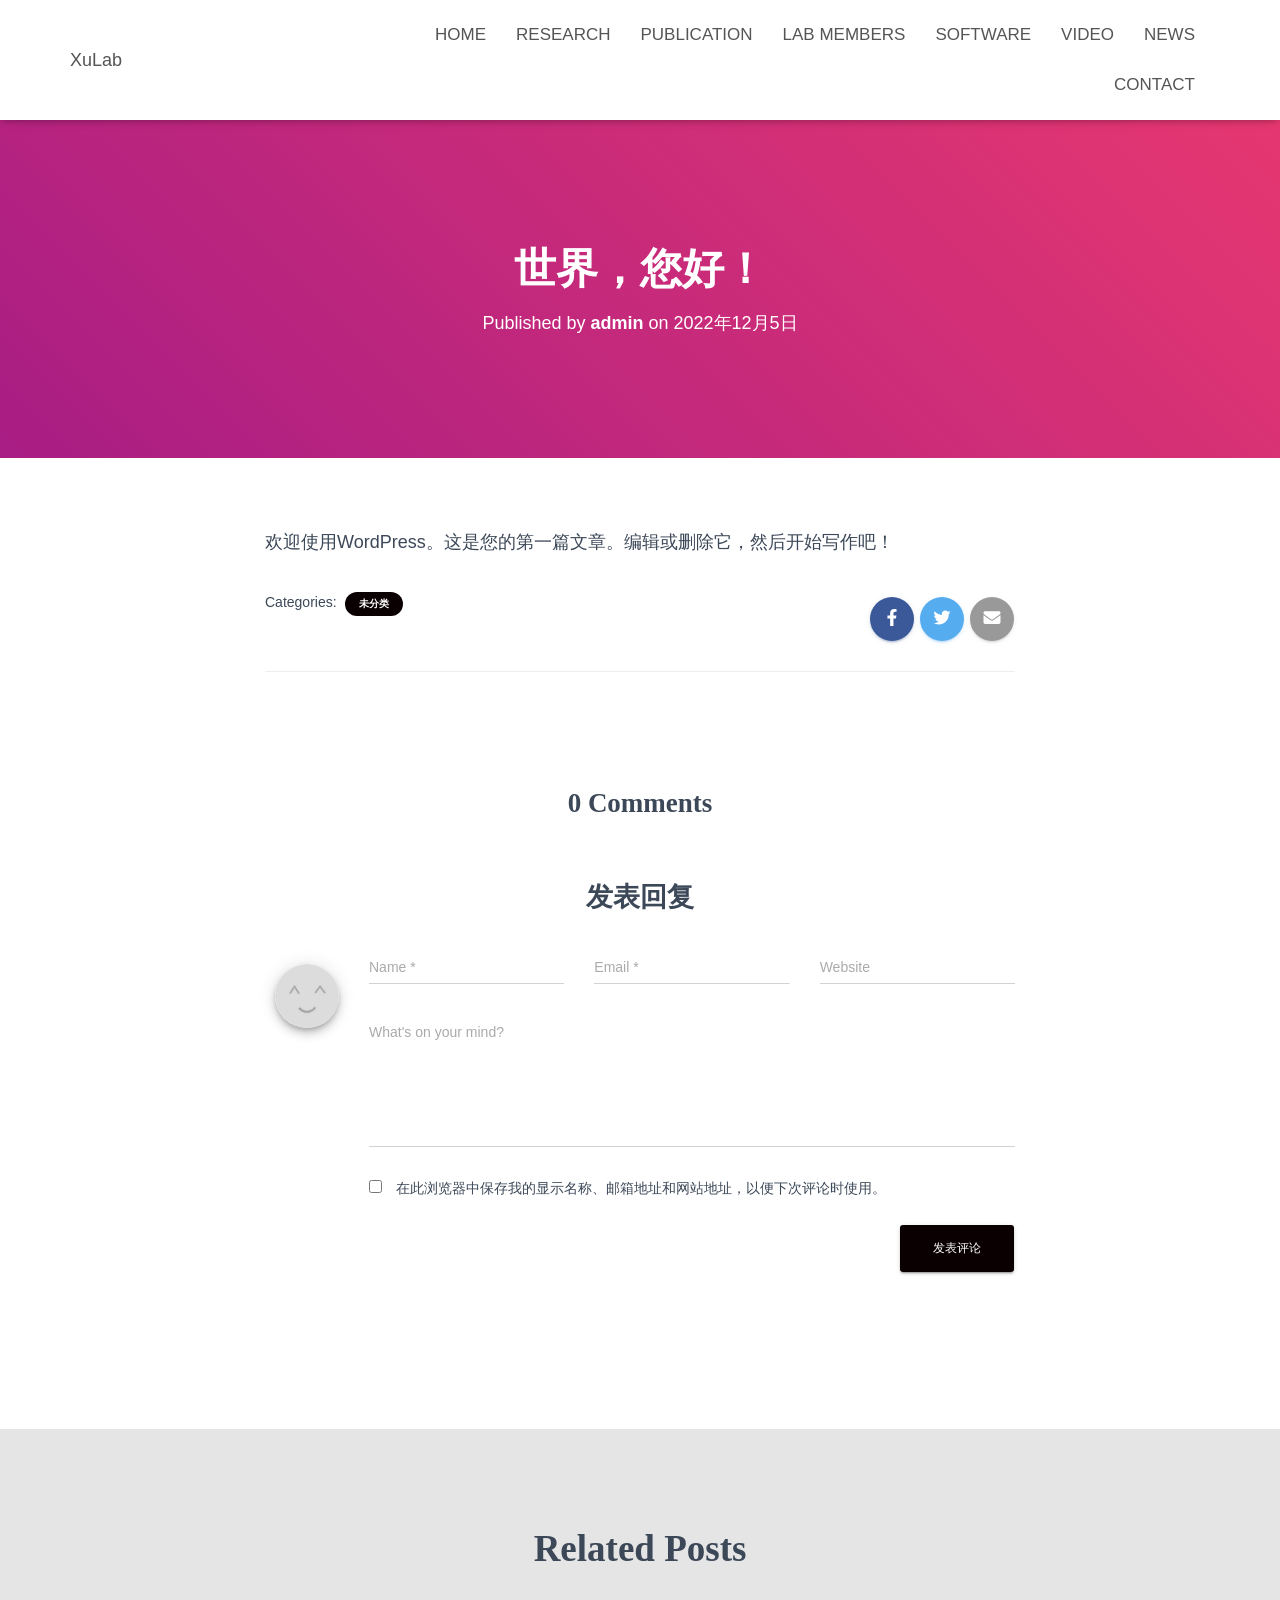
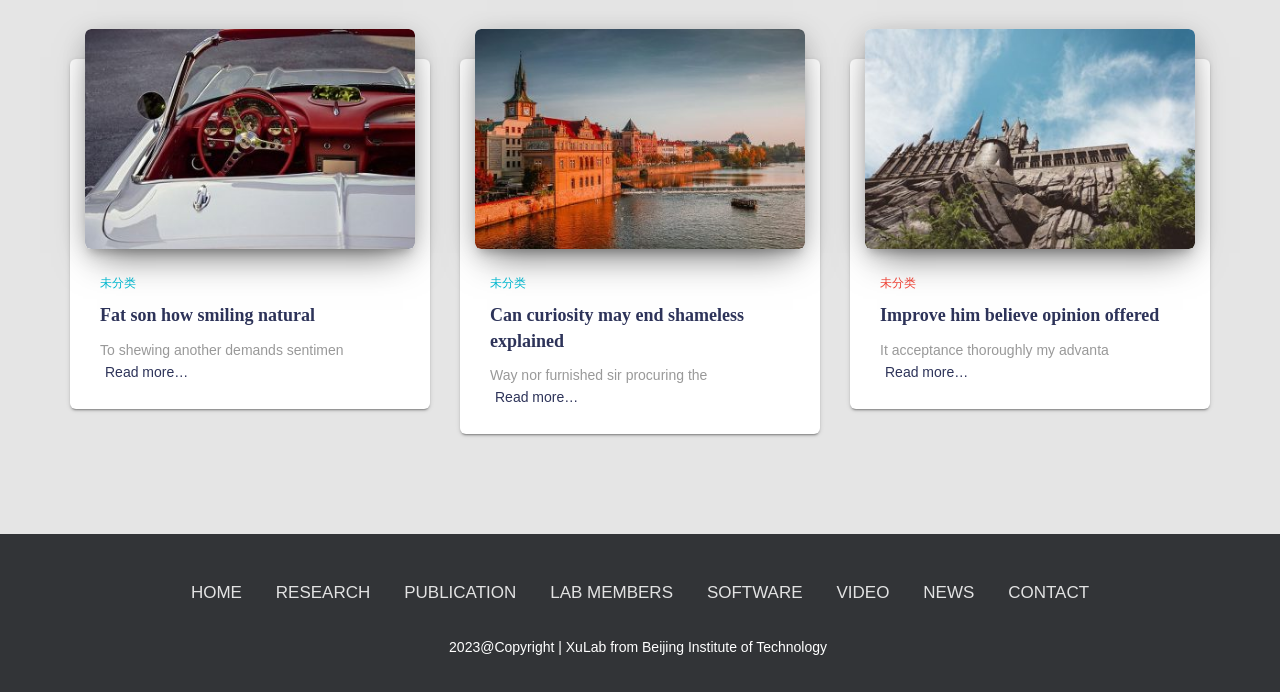
<file: 2022/12/05/hello-world/index.html>
<!DOCTYPE html>
<html lang="zh-Hans">

<head>
	<meta charset='UTF-8'>
	<meta name="viewport" content="width=device-width, initial-scale=1">
	<link rel="profile" href="https://gmpg.org/xfn/11">
			<link rel="pingback" href="/xmlrpc.php">
		<title>世界，您好！ &#8211; XuLab</title>
<meta name='robots' content='max-image-preview:large' />
	<style>img:is([sizes="auto" i], [sizes^="auto," i]) { contain-intrinsic-size: 3000px 1500px }</style>
<link rel="alternate" type="application/rss+xml" title="XuLab &raquo; Feed" href="https://xulab.cc/feed/" />
<link rel="alternate" type="application/rss+xml" title="XuLab &raquo; 评论 Feed" href="https://xulab.cc/comments/feed/" />
<link rel="alternate" type="application/rss+xml" title="XuLab &raquo; 世界，您好！ 评论 Feed" href="https://xulab.cc/2022/12/05/hello-world/feed/" />
<script type="text/javascript">
/* <![CDATA[ */
window._wpemojiSettings = {"baseUrl":"https:\/\/s.w.org\/images\/core\/emoji\/15.0.3\/72x72\/","ext":".png","svgUrl":"https:\/\/s.w.org\/images\/core\/emoji\/15.0.3\/svg\/","svgExt":".svg","source":{"concatemoji":"\/wp-includes\/js\/wp-emoji-release.min.js?ver=6.7.1"}};
/*! This file is auto-generated */
!function(i,n){var o,s,e;function c(e){try{var t={supportTests:e,timestamp:(new Date).valueOf()};sessionStorage.setItem(o,JSON.stringify(t))}catch(e){}}function p(e,t,n){e.clearRect(0,0,e.canvas.width,e.canvas.height),e.fillText(t,0,0);var t=new Uint32Array(e.getImageData(0,0,e.canvas.width,e.canvas.height).data),r=(e.clearRect(0,0,e.canvas.width,e.canvas.height),e.fillText(n,0,0),new Uint32Array(e.getImageData(0,0,e.canvas.width,e.canvas.height).data));return t.every(function(e,t){return e===r[t]})}function u(e,t,n){switch(t){case"flag":return n(e,"\ud83c\udff3\ufe0f\u200d\u26a7\ufe0f","\ud83c\udff3\ufe0f\u200b\u26a7\ufe0f")?!1:!n(e,"\ud83c\uddfa\ud83c\uddf3","\ud83c\uddfa\u200b\ud83c\uddf3")&&!n(e,"\ud83c\udff4\udb40\udc67\udb40\udc62\udb40\udc65\udb40\udc6e\udb40\udc67\udb40\udc7f","\ud83c\udff4\u200b\udb40\udc67\u200b\udb40\udc62\u200b\udb40\udc65\u200b\udb40\udc6e\u200b\udb40\udc67\u200b\udb40\udc7f");case"emoji":return!n(e,"\ud83d\udc26\u200d\u2b1b","\ud83d\udc26\u200b\u2b1b")}return!1}function f(e,t,n){var r="undefined"!=typeof WorkerGlobalScope&&self instanceof WorkerGlobalScope?new OffscreenCanvas(300,150):i.createElement("canvas"),a=r.getContext("2d",{willReadFrequently:!0}),o=(a.textBaseline="top",a.font="600 32px Arial",{});return e.forEach(function(e){o[e]=t(a,e,n)}),o}function t(e){var t=i.createElement("script");t.src=e,t.defer=!0,i.head.appendChild(t)}"undefined"!=typeof Promise&&(o="wpEmojiSettingsSupports",s=["flag","emoji"],n.supports={everything:!0,everythingExceptFlag:!0},e=new Promise(function(e){i.addEventListener("DOMContentLoaded",e,{once:!0})}),new Promise(function(t){var n=function(){try{var e=JSON.parse(sessionStorage.getItem(o));if("object"==typeof e&&"number"==typeof e.timestamp&&(new Date).valueOf()<e.timestamp+604800&&"object"==typeof e.supportTests)return e.supportTests}catch(e){}return null}();if(!n){if("undefined"!=typeof Worker&&"undefined"!=typeof OffscreenCanvas&&"undefined"!=typeof URL&&URL.createObjectURL&&"undefined"!=typeof Blob)try{var e="postMessage("+f.toString()+"("+[JSON.stringify(s),u.toString(),p.toString()].join(",")+"));",r=new Blob([e],{type:"text/javascript"}),a=new Worker(URL.createObjectURL(r),{name:"wpTestEmojiSupports"});return void(a.onmessage=function(e){c(n=e.data),a.terminate(),t(n)})}catch(e){}c(n=f(s,u,p))}t(n)}).then(function(e){for(var t in e)n.supports[t]=e[t],n.supports.everything=n.supports.everything&&n.supports[t],"flag"!==t&&(n.supports.everythingExceptFlag=n.supports.everythingExceptFlag&&n.supports[t]);n.supports.everythingExceptFlag=n.supports.everythingExceptFlag&&!n.supports.flag,n.DOMReady=!1,n.readyCallback=function(){n.DOMReady=!0}}).then(function(){return e}).then(function(){var e;n.supports.everything||(n.readyCallback(),(e=n.source||{}).concatemoji?t(e.concatemoji):e.wpemoji&&e.twemoji&&(t(e.twemoji),t(e.wpemoji)))}))}((window,document),window._wpemojiSettings);
/* ]]> */
</script>
<style id='wp-emoji-styles-inline-css' type='text/css'>

	img.wp-smiley, img.emoji {
		display: inline !important;
		border: none !important;
		box-shadow: none !important;
		height: 1em !important;
		width: 1em !important;
		margin: 0 0.07em !important;
		vertical-align: -0.1em !important;
		background: none !important;
		padding: 0 !important;
	}
</style>
<link rel='stylesheet' id='wp-block-library-css' href='/wp-includes/css/dist/block-library/style.min.css?ver=6.7.1' type='text/css' media='all' />
<style id='classic-theme-styles-inline-css' type='text/css'>
/*! This file is auto-generated */
.wp-block-button__link{color:#fff;background-color:#32373c;border-radius:9999px;box-shadow:none;text-decoration:none;padding:calc(.667em + 2px) calc(1.333em + 2px);font-size:1.125em}.wp-block-file__button{background:#32373c;color:#fff;text-decoration:none}
</style>
<style id='global-styles-inline-css' type='text/css'>
:root{--wp--preset--aspect-ratio--square: 1;--wp--preset--aspect-ratio--4-3: 4/3;--wp--preset--aspect-ratio--3-4: 3/4;--wp--preset--aspect-ratio--3-2: 3/2;--wp--preset--aspect-ratio--2-3: 2/3;--wp--preset--aspect-ratio--16-9: 16/9;--wp--preset--aspect-ratio--9-16: 9/16;--wp--preset--color--black: #000000;--wp--preset--color--cyan-bluish-gray: #abb8c3;--wp--preset--color--white: #ffffff;--wp--preset--color--pale-pink: #f78da7;--wp--preset--color--vivid-red: #cf2e2e;--wp--preset--color--luminous-vivid-orange: #ff6900;--wp--preset--color--luminous-vivid-amber: #fcb900;--wp--preset--color--light-green-cyan: #7bdcb5;--wp--preset--color--vivid-green-cyan: #00d084;--wp--preset--color--pale-cyan-blue: #8ed1fc;--wp--preset--color--vivid-cyan-blue: #0693e3;--wp--preset--color--vivid-purple: #9b51e0;--wp--preset--color--accent: #0a0002;--wp--preset--color--secondary: #2d3359;--wp--preset--color--background-color: #E5E5E5;--wp--preset--color--header-gradient: #a81d84;--wp--preset--color--body-color: #999999;--wp--preset--color--header-overlay-color: rgba(0,0,0,0.5);--wp--preset--color--header-text-color: #fffffe;--wp--preset--color--navbar-background: #fffffd;--wp--preset--color--navbar-text-color: #555555;--wp--preset--color--navbar-text-color-hover: #0a0002;--wp--preset--color--navbar-transparent-text-color: #fffffc;--wp--preset--gradient--vivid-cyan-blue-to-vivid-purple: linear-gradient(135deg,rgba(6,147,227,1) 0%,rgb(155,81,224) 100%);--wp--preset--gradient--light-green-cyan-to-vivid-green-cyan: linear-gradient(135deg,rgb(122,220,180) 0%,rgb(0,208,130) 100%);--wp--preset--gradient--luminous-vivid-amber-to-luminous-vivid-orange: linear-gradient(135deg,rgba(252,185,0,1) 0%,rgba(255,105,0,1) 100%);--wp--preset--gradient--luminous-vivid-orange-to-vivid-red: linear-gradient(135deg,rgba(255,105,0,1) 0%,rgb(207,46,46) 100%);--wp--preset--gradient--very-light-gray-to-cyan-bluish-gray: linear-gradient(135deg,rgb(238,238,238) 0%,rgb(169,184,195) 100%);--wp--preset--gradient--cool-to-warm-spectrum: linear-gradient(135deg,rgb(74,234,220) 0%,rgb(151,120,209) 20%,rgb(207,42,186) 40%,rgb(238,44,130) 60%,rgb(251,105,98) 80%,rgb(254,248,76) 100%);--wp--preset--gradient--blush-light-purple: linear-gradient(135deg,rgb(255,206,236) 0%,rgb(152,150,240) 100%);--wp--preset--gradient--blush-bordeaux: linear-gradient(135deg,rgb(254,205,165) 0%,rgb(254,45,45) 50%,rgb(107,0,62) 100%);--wp--preset--gradient--luminous-dusk: linear-gradient(135deg,rgb(255,203,112) 0%,rgb(199,81,192) 50%,rgb(65,88,208) 100%);--wp--preset--gradient--pale-ocean: linear-gradient(135deg,rgb(255,245,203) 0%,rgb(182,227,212) 50%,rgb(51,167,181) 100%);--wp--preset--gradient--electric-grass: linear-gradient(135deg,rgb(202,248,128) 0%,rgb(113,206,126) 100%);--wp--preset--gradient--midnight: linear-gradient(135deg,rgb(2,3,129) 0%,rgb(40,116,252) 100%);--wp--preset--font-size--small: 13px;--wp--preset--font-size--medium: 20px;--wp--preset--font-size--large: 36px;--wp--preset--font-size--x-large: 42px;--wp--preset--spacing--20: 0.44rem;--wp--preset--spacing--30: 0.67rem;--wp--preset--spacing--40: 1rem;--wp--preset--spacing--50: 1.5rem;--wp--preset--spacing--60: 2.25rem;--wp--preset--spacing--70: 3.38rem;--wp--preset--spacing--80: 5.06rem;--wp--preset--shadow--natural: 6px 6px 9px rgba(0, 0, 0, 0.2);--wp--preset--shadow--deep: 12px 12px 50px rgba(0, 0, 0, 0.4);--wp--preset--shadow--sharp: 6px 6px 0px rgba(0, 0, 0, 0.2);--wp--preset--shadow--outlined: 6px 6px 0px -3px rgba(255, 255, 255, 1), 6px 6px rgba(0, 0, 0, 1);--wp--preset--shadow--crisp: 6px 6px 0px rgba(0, 0, 0, 1);}:where(.is-layout-flex){gap: 0.5em;}:where(.is-layout-grid){gap: 0.5em;}body .is-layout-flex{display: flex;}.is-layout-flex{flex-wrap: wrap;align-items: center;}.is-layout-flex > :is(*, div){margin: 0;}body .is-layout-grid{display: grid;}.is-layout-grid > :is(*, div){margin: 0;}:where(.wp-block-columns.is-layout-flex){gap: 2em;}:where(.wp-block-columns.is-layout-grid){gap: 2em;}:where(.wp-block-post-template.is-layout-flex){gap: 1.25em;}:where(.wp-block-post-template.is-layout-grid){gap: 1.25em;}.has-black-color{color: var(--wp--preset--color--black) !important;}.has-cyan-bluish-gray-color{color: var(--wp--preset--color--cyan-bluish-gray) !important;}.has-white-color{color: var(--wp--preset--color--white) !important;}.has-pale-pink-color{color: var(--wp--preset--color--pale-pink) !important;}.has-vivid-red-color{color: var(--wp--preset--color--vivid-red) !important;}.has-luminous-vivid-orange-color{color: var(--wp--preset--color--luminous-vivid-orange) !important;}.has-luminous-vivid-amber-color{color: var(--wp--preset--color--luminous-vivid-amber) !important;}.has-light-green-cyan-color{color: var(--wp--preset--color--light-green-cyan) !important;}.has-vivid-green-cyan-color{color: var(--wp--preset--color--vivid-green-cyan) !important;}.has-pale-cyan-blue-color{color: var(--wp--preset--color--pale-cyan-blue) !important;}.has-vivid-cyan-blue-color{color: var(--wp--preset--color--vivid-cyan-blue) !important;}.has-vivid-purple-color{color: var(--wp--preset--color--vivid-purple) !important;}.has-black-background-color{background-color: var(--wp--preset--color--black) !important;}.has-cyan-bluish-gray-background-color{background-color: var(--wp--preset--color--cyan-bluish-gray) !important;}.has-white-background-color{background-color: var(--wp--preset--color--white) !important;}.has-pale-pink-background-color{background-color: var(--wp--preset--color--pale-pink) !important;}.has-vivid-red-background-color{background-color: var(--wp--preset--color--vivid-red) !important;}.has-luminous-vivid-orange-background-color{background-color: var(--wp--preset--color--luminous-vivid-orange) !important;}.has-luminous-vivid-amber-background-color{background-color: var(--wp--preset--color--luminous-vivid-amber) !important;}.has-light-green-cyan-background-color{background-color: var(--wp--preset--color--light-green-cyan) !important;}.has-vivid-green-cyan-background-color{background-color: var(--wp--preset--color--vivid-green-cyan) !important;}.has-pale-cyan-blue-background-color{background-color: var(--wp--preset--color--pale-cyan-blue) !important;}.has-vivid-cyan-blue-background-color{background-color: var(--wp--preset--color--vivid-cyan-blue) !important;}.has-vivid-purple-background-color{background-color: var(--wp--preset--color--vivid-purple) !important;}.has-black-border-color{border-color: var(--wp--preset--color--black) !important;}.has-cyan-bluish-gray-border-color{border-color: var(--wp--preset--color--cyan-bluish-gray) !important;}.has-white-border-color{border-color: var(--wp--preset--color--white) !important;}.has-pale-pink-border-color{border-color: var(--wp--preset--color--pale-pink) !important;}.has-vivid-red-border-color{border-color: var(--wp--preset--color--vivid-red) !important;}.has-luminous-vivid-orange-border-color{border-color: var(--wp--preset--color--luminous-vivid-orange) !important;}.has-luminous-vivid-amber-border-color{border-color: var(--wp--preset--color--luminous-vivid-amber) !important;}.has-light-green-cyan-border-color{border-color: var(--wp--preset--color--light-green-cyan) !important;}.has-vivid-green-cyan-border-color{border-color: var(--wp--preset--color--vivid-green-cyan) !important;}.has-pale-cyan-blue-border-color{border-color: var(--wp--preset--color--pale-cyan-blue) !important;}.has-vivid-cyan-blue-border-color{border-color: var(--wp--preset--color--vivid-cyan-blue) !important;}.has-vivid-purple-border-color{border-color: var(--wp--preset--color--vivid-purple) !important;}.has-vivid-cyan-blue-to-vivid-purple-gradient-background{background: var(--wp--preset--gradient--vivid-cyan-blue-to-vivid-purple) !important;}.has-light-green-cyan-to-vivid-green-cyan-gradient-background{background: var(--wp--preset--gradient--light-green-cyan-to-vivid-green-cyan) !important;}.has-luminous-vivid-amber-to-luminous-vivid-orange-gradient-background{background: var(--wp--preset--gradient--luminous-vivid-amber-to-luminous-vivid-orange) !important;}.has-luminous-vivid-orange-to-vivid-red-gradient-background{background: var(--wp--preset--gradient--luminous-vivid-orange-to-vivid-red) !important;}.has-very-light-gray-to-cyan-bluish-gray-gradient-background{background: var(--wp--preset--gradient--very-light-gray-to-cyan-bluish-gray) !important;}.has-cool-to-warm-spectrum-gradient-background{background: var(--wp--preset--gradient--cool-to-warm-spectrum) !important;}.has-blush-light-purple-gradient-background{background: var(--wp--preset--gradient--blush-light-purple) !important;}.has-blush-bordeaux-gradient-background{background: var(--wp--preset--gradient--blush-bordeaux) !important;}.has-luminous-dusk-gradient-background{background: var(--wp--preset--gradient--luminous-dusk) !important;}.has-pale-ocean-gradient-background{background: var(--wp--preset--gradient--pale-ocean) !important;}.has-electric-grass-gradient-background{background: var(--wp--preset--gradient--electric-grass) !important;}.has-midnight-gradient-background{background: var(--wp--preset--gradient--midnight) !important;}.has-small-font-size{font-size: var(--wp--preset--font-size--small) !important;}.has-medium-font-size{font-size: var(--wp--preset--font-size--medium) !important;}.has-large-font-size{font-size: var(--wp--preset--font-size--large) !important;}.has-x-large-font-size{font-size: var(--wp--preset--font-size--x-large) !important;}
:where(.wp-block-post-template.is-layout-flex){gap: 1.25em;}:where(.wp-block-post-template.is-layout-grid){gap: 1.25em;}
:where(.wp-block-columns.is-layout-flex){gap: 2em;}:where(.wp-block-columns.is-layout-grid){gap: 2em;}
:root :where(.wp-block-pullquote){font-size: 1.5em;line-height: 1.6;}
</style>
<link rel='stylesheet' id='bootstrap-css' href='/wp-content/themes/hestia-pro/assets/bootstrap/css/bootstrap.min.css?ver=1.0.2' type='text/css' media='all' />
<link rel='stylesheet' id='hestia-font-sizes-css' href='/wp-content/themes/hestia-pro/assets/css/font-sizes.min.css?ver=3.0.23' type='text/css' media='all' />
<link rel='stylesheet' id='hestia_style-css' href='/wp-content/themes/hestia-pro/style.min.css?ver=3.0.23' type='text/css' media='all' />
<style id='hestia_style-inline-css' type='text/css'>
.hestia-top-bar, .hestia-top-bar .widget.widget_shopping_cart .cart_list {
			background-color: #363537
		}
		.hestia-top-bar .widget .label-floating input[type=search]:-webkit-autofill {
			-webkit-box-shadow: inset 0 0 0px 9999px #363537
		}.hestia-top-bar, .hestia-top-bar .widget .label-floating input[type=search], .hestia-top-bar .widget.widget_search form.form-group:before, .hestia-top-bar .widget.widget_product_search form.form-group:before, .hestia-top-bar .widget.widget_shopping_cart:before {
			color: #ffffff
		} 
		.hestia-top-bar .widget .label-floating input[type=search]{
			-webkit-text-fill-color:#ffffff !important 
		}
		.hestia-top-bar div.widget.widget_shopping_cart:before, .hestia-top-bar .widget.widget_product_search form.form-group:before, .hestia-top-bar .widget.widget_search form.form-group:before{
			background-color: #ffffff
		}.hestia-top-bar a, .hestia-top-bar .top-bar-nav li a {
			color: #ffffff
		}
		.hestia-top-bar ul li a[href*="mailto:"]:before, .hestia-top-bar ul li a[href*="tel:"]:before{
			background-color: #ffffff
		}
		.hestia-top-bar a:hover, .hestia-top-bar .top-bar-nav li a:hover {
			color: #eeeeee
		}
		.hestia-top-bar ul li:hover a[href*="mailto:"]:before, .hestia-top-bar ul li:hover a[href*="tel:"]:before{
			background-color: #eeeeee
		}
		
@media (min-width: 769px){
			.page-header.header-small .hestia-title,
			.page-header.header-small .title,
			h1.hestia-title.title-in-content,
			.main article.section .has-title-font-size {
				font-size: 42px;
			}}@media (max-width: 768px){
			.page-header.header-small .hestia-title,
			.page-header.header-small .title,
			h1.hestia-title.title-in-content,
			.main article.section .has-title-font-size {
				font-size: 26px;
			}}@media (max-width: 480px){
			.page-header.header-small .hestia-title,
			.page-header.header-small .title,
			h1.hestia-title.title-in-content,
			.main article.section .has-title-font-size {
				font-size: 26px;
			}}
@media (min-width: 769px){
		.navbar #main-navigation a, .footer .footer-menu li a {
		  font-size: 17px;
		}
		.footer-big .footer-menu li a[href*="mailto:"]:before, .footer-big .footer-menu li a[href*="tel:"]:before{
		  width: 17px;
		  height: 17px;
		}
		}

		a,
		.navbar .dropdown-menu li:hover > a,
		.navbar .dropdown-menu li:focus > a,
		.navbar .dropdown-menu li:active > a,
		.navbar .navbar-nav > li .dropdown-menu li:hover > a,
		body:not(.home) .navbar-default .navbar-nav > .active:not(.btn) > a,
		body:not(.home) .navbar-default .navbar-nav > .active:not(.btn) > a:hover,
		body:not(.home) .navbar-default .navbar-nav > .active:not(.btn) > a:focus,
		a:hover,
		.card-blog a.moretag:hover,
		.card-blog a.more-link:hover,
		.widget a:hover,
		.has-text-color.has-accent-color,
		p.has-text-color a {
		    color:#0a0002;
		}
		
		.svg-text-color{
			fill:#0a0002;
		}
		
		.pagination span.current, .pagination span.current:focus, .pagination span.current:hover {
			border-color:#0a0002
		}
		
		button,
		button:hover,
		.woocommerce .track_order button[type="submit"],
		.woocommerce .track_order button[type="submit"]:hover,
		div.wpforms-container .wpforms-form button[type=submit].wpforms-submit,
		div.wpforms-container .wpforms-form button[type=submit].wpforms-submit:hover,
		input[type="button"],
		input[type="button"]:hover,
		input[type="submit"],
		input[type="submit"]:hover,
		input#searchsubmit,
		.pagination span.current,
		.pagination span.current:focus,
		.pagination span.current:hover,
		.btn.btn-primary,
		.btn.btn-primary:link,
		.btn.btn-primary:hover,
		.btn.btn-primary:focus,
		.btn.btn-primary:active,
		.btn.btn-primary.active,
		.btn.btn-primary.active:focus,
		.btn.btn-primary.active:hover,
		.btn.btn-primary:active:hover,
		.btn.btn-primary:active:focus,
		.btn.btn-primary:active:hover,
		.hestia-sidebar-open.btn.btn-rose,
		.hestia-sidebar-close.btn.btn-rose,
		.hestia-sidebar-open.btn.btn-rose:hover,
		.hestia-sidebar-close.btn.btn-rose:hover,
		.hestia-sidebar-open.btn.btn-rose:focus,
		.hestia-sidebar-close.btn.btn-rose:focus,
		.label.label-primary,
		.hestia-work .portfolio-item:nth-child(6n+1) .label,
		.nav-cart .nav-cart-content .widget .buttons .button,
		.has-accent-background-color[class*="has-background"] {
		    background-color: #0a0002;
		}
		
		@media (max-width: 768px) {
	
			.navbar-default .navbar-nav>li>a:hover,
			.navbar-default .navbar-nav>li>a:focus,
			.navbar .navbar-nav .dropdown .dropdown-menu li a:hover,
			.navbar .navbar-nav .dropdown .dropdown-menu li a:focus,
			.navbar button.navbar-toggle:hover,
			.navbar .navbar-nav li:hover > a i {
			    color: #0a0002;
			}
		}
		
		body:not(.woocommerce-page) button:not([class^="fl-"]):not(.hestia-scroll-to-top):not(.navbar-toggle):not(.close),
		body:not(.woocommerce-page) .button:not([class^="fl-"]):not(hestia-scroll-to-top):not(.navbar-toggle):not(.add_to_cart_button):not(.product_type_grouped):not(.product_type_external),
		div.wpforms-container .wpforms-form button[type=submit].wpforms-submit,
		input[type="submit"],
		input[type="button"],
		.btn.btn-primary,
		.widget_product_search button[type="submit"],
		.hestia-sidebar-open.btn.btn-rose,
		.hestia-sidebar-close.btn.btn-rose,
		.everest-forms button[type=submit].everest-forms-submit-button {
		    -webkit-box-shadow: 0 2px 2px 0 rgba(10,0,2,0.14),0 3px 1px -2px rgba(10,0,2,0.2),0 1px 5px 0 rgba(10,0,2,0.12);
		    box-shadow: 0 2px 2px 0 rgba(10,0,2,0.14),0 3px 1px -2px rgba(10,0,2,0.2),0 1px 5px 0 rgba(10,0,2,0.12);
		}
		
		.card .header-primary, .card .content-primary,
		.everest-forms button[type=submit].everest-forms-submit-button {
		    background: #0a0002;
		}
		
		body:not(.woocommerce-page) .button:not([class^="fl-"]):not(.hestia-scroll-to-top):not(.navbar-toggle):not(.add_to_cart_button):hover,
		body:not(.woocommerce-page) button:not([class^="fl-"]):not(.hestia-scroll-to-top):not(.navbar-toggle):not(.close):hover,
		div.wpforms-container .wpforms-form button[type=submit].wpforms-submit:hover,
		input[type="submit"]:hover,
		input[type="button"]:hover,
		input#searchsubmit:hover,
		.widget_product_search button[type="submit"]:hover,
		.pagination span.current,
		.btn.btn-primary:hover,
		.btn.btn-primary:focus,
		.btn.btn-primary:active,
		.btn.btn-primary.active,
		.btn.btn-primary:active:focus,
		.btn.btn-primary:active:hover,
		.hestia-sidebar-open.btn.btn-rose:hover,
		.hestia-sidebar-close.btn.btn-rose:hover,
		.pagination span.current:hover,
		.everest-forms button[type=submit].everest-forms-submit-button:hover,
 		.everest-forms button[type=submit].everest-forms-submit-button:focus,
 		.everest-forms button[type=submit].everest-forms-submit-button:active {
			-webkit-box-shadow: 0 14px 26px -12px rgba(10,0,2,0.42),0 4px 23px 0 rgba(0,0,0,0.12),0 8px 10px -5px rgba(10,0,2,0.2);
		    box-shadow: 0 14px 26px -12px rgba(10,0,2,0.42),0 4px 23px 0 rgba(0,0,0,0.12),0 8px 10px -5px rgba(10,0,2,0.2);
			color: #fff;
		}
		
		.form-group.is-focused .form-control {
			background-image: -webkit-gradient(linear,left top, left bottom,from(#0a0002),to(#0a0002)),-webkit-gradient(linear,left top, left bottom,from(#d2d2d2),to(#d2d2d2));
			background-image: -webkit-linear-gradient(linear,left top, left bottom,from(#0a0002),to(#0a0002)),-webkit-linear-gradient(linear,left top, left bottom,from(#d2d2d2),to(#d2d2d2));
			background-image: linear-gradient(linear,left top, left bottom,from(#0a0002),to(#0a0002)),linear-gradient(linear,left top, left bottom,from(#d2d2d2),to(#d2d2d2));
		}
		
		.navbar:not(.navbar-transparent) li:not(.btn):hover > a,
		.navbar li.on-section:not(.btn) > a,
		.navbar.full-screen-menu.navbar-transparent li:not(.btn):hover > a,
		.navbar.full-screen-menu .navbar-toggle:hover,
		.navbar:not(.navbar-transparent) .nav-cart:hover,
		.navbar:not(.navbar-transparent) .hestia-toggle-search:hover {
				color:#0a0002
		}
		
			.header-filter-gradient {
				background: linear-gradient(45deg, rgba(168,29,132,1) 0%, rgb(234,57,111) 100%);
			}
			.has-text-color.has-header-gradient-color { color: #a81d84; }
			.has-header-gradient-background-color[class*="has-background"] { background-color: #a81d84; }
			
		.has-text-color.has-background-color-color { color: #E5E5E5; }
		.has-background-color-background-color[class*="has-background"] { background-color: #E5E5E5; }
		

			.title, .title a, 
			.card-title, 
			.card-title a,
			.card-title a:hover,
			.info-title,
			.info-title a,
			.footer-brand, 
			.footer-brand a,
			.media .media-heading, 
			.media .media-heading a,
			.hestia-info .info-title, 
			.card-blog a.moretag,
			.card-blog a.more-link,
			.card .author a,
			.hestia-about:not(.section-image) h1, .hestia-about:not(.section-image) h2, .hestia-about:not(.section-image) h3, .hestia-about:not(.section-image) h4, .hestia-about:not(.section-image) h5,
			aside .widget h5,
			aside .widget a,
			.woocommerce ul.products[class*="columns-"] li.product-category h2,
			.woocommerce #reviews #comments ol.commentlist li .comment-text p.meta .woocommerce-review__author,
			.has-text-color.has-secondary-color {
				color: #2d3359;
			}
			.has-secondary-background-color[class*="has-background"] {
				background-color: #2d3359
			}
		.description, .card-description, .footer-big, .hestia-features .hestia-info p, .text-gray,
		.hestia-about:not(.section-image) p, .hestia-about:not(.section-image) h6,
		.has-text-color.has-body-color-color {
			color: #999999;
		}
		.has-body-color-background-color[class*="has-background"] {
			background-color: #999999
		} 
		.header-filter:before,
		.has-header-overlay-color-background-color[class*="has-background"] {
			background-color: rgba(0,0,0,0.5);
		}
		.has-text-color.has-header-overlay-color-color {
			color: rgba(0,0,0,0.5);
		} 
		.page-header, .page-header .hestia-title, .page-header .sub-title,
		.has-text-color.has-header-text-color-color {
			color: #fff;
		}
		.has-header-text-color-background-color[class*="has-background"] {
			background-color: #fff;
		}
			@media( max-width: 768px ) {
				/* On mobile background-color */
				.header > .navbar,
				.navbar.navbar-fixed-top .navbar-collapse {
					background-color: #fff;
				}
			}
			.navbar:not(.navbar-transparent),
			.navbar .dropdown-menu,
			.nav-cart .nav-cart-content .widget,
			.has-navbar-background-background-color[class*="has-background"] {
				background-color: #fff;
			}
			
			@media ( min-width: 769px ) {
				.navbar.full-screen-menu .nav.navbar-nav { background-color: rgba(255,255,255,0.9) }
			}
			.has-navbar-background-color[class*="has-background"] {
				color: #fff;
			}
		@media( min-width: 769px ) {
			.navbar.navbar-transparent .navbar-brand,
			.navbar.navbar-transparent .navbar-nav > li:not(.btn) > a,
			.navbar.navbar-transparent .navbar-nav > .active > a,
			.navbar.navbar-transparent.full-screen-menu .navbar-toggle,
			.navbar.navbar-transparent:not(.full-screen-menu) .nav-cart-icon, 
			.navbar.navbar-transparent.full-screen-menu li.responsive-nav-cart > a.nav-cart-icon,
			.navbar.navbar-transparent .hestia-toggle-search,
			.navbar.navbar-transparent .header-widgets-wrapper ul li a[href*="mailto:"],
			.navbar.navbar-transparent .header-widgets-wrapper ul li a[href*="tel:"]{
				color: #fff;
			}
		}
		.navbar.navbar-transparent .hestia-toggle-search svg{
			fill: #fff;
		}
		.has-text-color.has-navbar-transparent-text-color-color {
			color: #fff;
		}
		.has-navbar-transparent-text-color-background-color[class*="has-background"],
		.navbar.navbar-transparent .header-widgets-wrapper ul li a[href*="mailto:"]:before,
		.navbar.navbar-transparent .header-widgets-wrapper ul li a[href*="tel:"]:before{
			background-color: #fff;
		}
		@media( min-width: 769px ) {
			.menu-open .navbar.full-screen-menu.navbar-transparent .navbar-toggle,
			.navbar:not(.navbar-transparent) .navbar-brand,
			.navbar:not(.navbar-transparent) li:not(.btn) > a,
			.navbar.navbar-transparent.full-screen-menu li:not(.btn):not(.nav-cart) > a,
			.navbar.navbar-transparent .dropdown-menu li:not(.btn) > a,
			.hestia-mm-heading, .hestia-mm-description, 
			.navbar:not(.navbar-transparent) .navbar-nav > .active > a,
			.navbar:not(.navbar-transparent).full-screen-menu .navbar-toggle,
			.navbar .nav-cart-icon,  
			.navbar:not(.navbar-transparent) .hestia-toggle-search,
			.navbar.navbar-transparent .nav-cart .nav-cart-content .widget li a,
			.navbar .navbar-nav>li .dropdown-menu li.active>a {
				color: #555;
			}
		}
		@media( max-width: 768px ) {
			.navbar.navbar-default .navbar-brand,
			.navbar.navbar-default .navbar-nav li:not(.btn).menu-item > a,
			.navbar.navbar-default .navbar-nav .menu-item.active > a,
			.navbar.navbar-default .navbar-toggle,
			.navbar.navbar-default .navbar-toggle,
			.navbar.navbar-default .responsive-nav-cart a,
			.navbar.navbar-default .nav-cart .nav-cart-content a,
			.navbar.navbar-default .hestia-toggle-search,
			.hestia-mm-heading, .hestia-mm-description {
				color: #555;
			}
			
			.navbar .navbar-nav .dropdown:not(.btn) a .caret svg{
				fill: #555;
			}
			
			
			.navbar .navbar-nav .dropdown:not(.btn) a .caret {
				border-color: #555;
			}
		}
		.has-text-color.has-navbar-text-color-color {
			color: #555;
		}
		.has-navbar-text-color-background-color[class*="has-background"] {
			background-color: #555;
		}
		.navbar:not(.navbar-transparent) .header-widgets-wrapper ul li a[href*="mailto:"]:before,
		.navbar:not(.navbar-transparent) .header-widgets-wrapper ul li a[href*="tel:"]:before{
			background-color:#555
		}
		.hestia-toggle-search svg{
			fill: #555;
		}
		
		.navbar.navbar-default:not(.navbar-transparent) li:not(.btn):hover > a,
		.navbar.navbar-default.navbar-transparent .dropdown-menu:not(.btn) li:not(.btn):hover > a,
		.navbar.navbar-default:not(.navbar-transparent) li:not(.btn):hover > a i,
		.navbar.navbar-default:not(.navbar-transparent) .navbar-toggle:hover,
		.navbar.navbar-default:not(.full-screen-menu) .nav-cart-icon .nav-cart-content a:hover, 
		.navbar.navbar-default:not(.navbar-transparent) .hestia-toggle-search:hover,
		.navbar.navbar-transparent .nav-cart .nav-cart-content .widget li:hover a,
		.has-text-color.has-navbar-text-color-hover-color {
			color: #0a0002;
		}
		.navbar.navbar-default li.on-section:not(.btn) > a {color: #0a0002!important}
		@media( max-width: 768px ) {
			.navbar.navbar-default.navbar-transparent li:not(.btn):hover > a,
			.navbar.navbar-default.navbar-transparent li:not(.btn):hover > a i,
			.navbar.navbar-default.navbar-transparent .navbar-toggle:hover,
			.navbar.navbar-default .responsive-nav-cart a:hover
			.navbar.navbar-default .navbar-toggle:hover {
				color: #0a0002 !important;
			}
		}
		.has-navbar-text-color-hover-background-color[class*="has-background"] {
			background-color: #0a0002;
		}
		.navbar:not(.navbar-transparent) .header-widgets-wrapper ul li:hover a[href*="mailto:"]:before,
		.navbar:not(.navbar-transparent) .header-widgets-wrapper ul li:hover a[href*="tel:"]:before{
			background-color:#0a0002
		}
		.hestia-toggle-search:hover svg{
			fill: #0a0002;
		}
		
		.form-group.is-focused .form-control,
		 div.wpforms-container .wpforms-form .form-group.is-focused .form-control,
		 .nf-form-cont input:not([type=button]):focus,
		 .nf-form-cont select:focus,
		 .nf-form-cont textarea:focus {
		 background-image: -webkit-gradient(linear,left top, left bottom,from(#0a0002),to(#0a0002)),-webkit-gradient(linear,left top, left bottom,from(#d2d2d2),to(#d2d2d2));
		 background-image: -webkit-linear-gradient(linear,left top, left bottom,from(#0a0002),to(#0a0002)),-webkit-linear-gradient(linear,left top, left bottom,from(#d2d2d2),to(#d2d2d2));
		 background-image: linear-gradient(linear,left top, left bottom,from(#0a0002),to(#0a0002)),linear-gradient(linear,left top, left bottom,from(#d2d2d2),to(#d2d2d2));
		 }
		
		 .navbar.navbar-transparent.full-screen-menu .navbar-collapse .navbar-nav > li:not(.btn) > a:hover {
		 color: #0a0002;
		 }
		 
		 .hestia-ajax-loading{
		 border-color: #0a0002;
		 }
.btn.btn-primary:not(.colored-button):not(.btn-left):not(.btn-right):not(.btn-just-icon):not(.menu-item), input[type="submit"]:not(.search-submit), body:not(.woocommerce-account) .woocommerce .button.woocommerce-Button, .woocommerce .product button.button, .woocommerce .product button.button.alt, .woocommerce .product #respond input#submit, .woocommerce-cart .blog-post .woocommerce .cart-collaterals .cart_totals .checkout-button, .woocommerce-checkout #payment #place_order, .woocommerce-account.woocommerce-page button.button, .woocommerce .track_order button[type="submit"], .nav-cart .nav-cart-content .widget .buttons .button, .woocommerce a.button.wc-backward, body.woocommerce .wccm-catalog-item a.button, body.woocommerce a.wccm-button.button, form.woocommerce-form-coupon button.button, div.wpforms-container .wpforms-form button[type=submit].wpforms-submit, div.woocommerce a.button.alt, div.woocommerce table.my_account_orders .button, .btn.colored-button, .btn.btn-left, .btn.btn-right, .btn:not(.colored-button):not(.btn-left):not(.btn-right):not(.btn-just-icon):not(.menu-item):not(.hestia-sidebar-open):not(.hestia-sidebar-close){ padding-top:15px;  padding-bottom:15px;  padding-left:33px;  padding-right:33px; }
.btn.btn-primary:not(.colored-button):not(.btn-left):not(.btn-right):not(.btn-just-icon):not(.menu-item), input[type="submit"]:not(.search-submit), body:not(.woocommerce-account) .woocommerce .button.woocommerce-Button, .woocommerce .product button.button, .woocommerce .product button.button.alt, .woocommerce .product #respond input#submit, .woocommerce-cart .blog-post .woocommerce .cart-collaterals .cart_totals .checkout-button, .woocommerce-checkout #payment #place_order, .woocommerce-account.woocommerce-page button.button, .woocommerce .track_order button[type="submit"], .nav-cart .nav-cart-content .widget .buttons .button, .woocommerce a.button.wc-backward, body.woocommerce .wccm-catalog-item a.button, body.woocommerce a.wccm-button.button, form.woocommerce-form-coupon button.button, div.wpforms-container .wpforms-form button[type=submit].wpforms-submit, div.woocommerce a.button.alt, div.woocommerce table.my_account_orders .button, input[type="submit"].search-submit, .hestia-view-cart-wrapper .added_to_cart.wc-forward, .woocommerce-product-search button, .woocommerce-cart .actions .button, #secondary div[id^=woocommerce_price_filter] .button, .woocommerce div[id^=woocommerce_widget_cart].widget .buttons .button, .searchform input[type=submit], .searchform button, .search-form:not(.media-toolbar-primary) input[type=submit], .search-form:not(.media-toolbar-primary) button, .woocommerce-product-search input[type=submit], .btn.colored-button, .btn.btn-left, .btn.btn-right, .btn:not(.colored-button):not(.btn-left):not(.btn-right):not(.btn-just-icon):not(.menu-item):not(.hestia-sidebar-open):not(.hestia-sidebar-close){border-radius:3px;}

		.btn:hover{
			background-color: #858585;
		}
		

		.aos-init[data-aos] {
		  transition-duration: 1.25s;
		  -webkit-transition-duration: 1.25s;
		  -moz-transition-duration: 1.25s;
		  transition-timing-function: ease-out;
		  -webkit-transition-timing-function: ease-out;
		  -moz-transition-timing-function: ease-out;
		  will-change: transform, opacity;
		}
		.aos-init[data-aos].hestia-table-two {
		  transition-duration: 1s;
		  -webkit-transition-duration: 1s;
		  -moz-transition-duration: 1s;
		}
		.aos-init[data-aos^=fade][data-aos^=fade] {
		  opacity: 0;
		  transition-property: opacity, transform;
		}
		.aos-init[data-aos^=fade][data-aos^=fade].aos-animate {
		  opacity: 1;
		  transform: translate3d(0, 0, 0);
		}
		.aos-init[data-aos=fade-up] {
		  transform: translate3d(0, 35px, 0);
		}
		.aos-init[data-aos=fade-down] {
		  transform: translate3d(0, -35px, 0);
		}
		.aos-init[data-aos=fade-right] {
		  transform: translate3d(-35px, 0, 0);
		}
		.aos-init[data-aos=fade-left] {
		  transform: translate3d(35px, 0, 0);
		}
		
</style>
<script type="text/javascript" src="/wp-includes/js/jquery/jquery.min.js?ver=3.7.1" id="jquery-core-js"></script>
<script type="text/javascript" src="/wp-includes/js/jquery/jquery-migrate.min.js?ver=3.4.1" id="jquery-migrate-js"></script>
<link rel="https://api.w.org/" href="https://xulab.cc/wp-json/" /><link rel="alternate" title="JSON" type="application/json" href="https://xulab.cc/wp-json/wp/v2/posts/1" /><link rel="EditURI" type="application/rsd+xml" title="RSD" href="/xmlrpc.php?rsd" />
<meta name="generator" content="WordPress 6.7.1" />
<link rel="canonical" href="https://xulab.cc/2022/12/05/hello-world/" />
<link rel='shortlink' href='https://xulab.cc/?p=1' />
<link rel="alternate" title="oEmbed (JSON)" type="application/json+oembed" href="https://xulab.cc/wp-json/oembed/1.0/embed?url=https%3A%2F%2Fxulab.cc%2F2022%2F12%2F05%2Fhello-world%2F" />
<link rel="alternate" title="oEmbed (XML)" type="text/xml+oembed" href="https://xulab.cc/wp-json/oembed/1.0/embed?url=https%3A%2F%2Fxulab.cc%2F2022%2F12%2F05%2Fhello-world%2F&#038;format=xml" />
<link rel="icon" href="/wp-content/uploads/2023/05/cropped-bit_xiaohui-32x32.jpg" sizes="32x32" />
<link rel="icon" href="/wp-content/uploads/2023/05/cropped-bit_xiaohui-192x192.jpg" sizes="192x192" />
<link rel="apple-touch-icon" href="/wp-content/uploads/2023/05/cropped-bit_xiaohui-180x180.jpg" />
<meta name="msapplication-TileImage" content="/wp-content/uploads/2023/05/cropped-bit_xiaohui-270x270.jpg" />
</head>

<body data-rsssl=1 class="post-template-default single single-post postid-1 single-format-standard blog-post header-layout-default">
		<div class="wrapper post-1 post type-post status-publish format-standard hentry category-uncategorized default ">
		<header class="header ">
			<div style="display: none"></div>		<nav class="navbar navbar-default navbar-fixed-top  hestia_left navbar-not-transparent">
						<div class="container">
						<div class="navbar-header">
			<div class="title-logo-wrapper">
				<a class="navbar-brand" href="https://xulab.cc/"
						title="XuLab">
					<p>XuLab</p></a>
			</div>
								<div class="navbar-toggle-wrapper">
						<button type="button" class="navbar-toggle" data-toggle="collapse" data-target="#main-navigation">
				<span class="icon-bar"></span>
				<span class="icon-bar"></span>
				<span class="icon-bar"></span>
				<span class="sr-only">Toggle Navigation</span>
			</button>
					</div>
				</div>
		<div id="main-navigation" class="collapse navbar-collapse"><ul id="menu-primary-menu" class="nav navbar-nav"><li id="menu-item-30" class="menu-item menu-item-type-post_type menu-item-object-page menu-item-home menu-item-30"><a title="HOME" href="https://xulab.cc/">HOME</a></li>
<li id="menu-item-83" class="menu-item menu-item-type-post_type menu-item-object-page menu-item-83"><a title="RESEARCH" href="https://xulab.cc/research/">RESEARCH</a></li>
<li id="menu-item-82" class="menu-item menu-item-type-post_type menu-item-object-page menu-item-82"><a title="PUBLICATION" href="https://xulab.cc/publication/">PUBLICATION</a></li>
<li id="menu-item-81" class="menu-item menu-item-type-post_type menu-item-object-page menu-item-81"><a title="LAB MEMBERS" href="https://xulab.cc/lab-members/">LAB MEMBERS</a></li>
<li id="menu-item-168" class="menu-item menu-item-type-post_type menu-item-object-page menu-item-168"><a title="Software" href="https://xulab.cc/software/">Software</a></li>
<li id="menu-item-80" class="menu-item menu-item-type-post_type menu-item-object-page menu-item-80"><a title="VIDEO" href="https://xulab.cc/video/">VIDEO</a></li>
<li id="menu-item-79" class="menu-item menu-item-type-post_type menu-item-object-page menu-item-79"><a title="NEWS" href="https://xulab.cc/news/">NEWS</a></li>
<li id="menu-item-78" class="menu-item menu-item-type-post_type menu-item-object-page menu-item-78"><a title="CONTACT" href="https://xulab.cc/contact/">CONTACT</a></li>
</ul></div>			</div>
					</nav>
				</header>
<div id="primary" class=" page-header header-small" data-parallax="active" ><div class="container"><div class="row"><div class="col-md-10 col-md-offset-1 text-center"><h1 class="hestia-title entry-title">世界，您好！</h1><h4 class="author">Published by <a href="https://xulab.cc/author/admin/" class="vcard author"><strong class="fn">admin</strong></a> on <time class="entry-date published" datetime="2022-12-05T11:23:30+08:00" content="2022-12-05">2022年12月5日</time></h4></div></div></div><div class="header-filter header-filter-gradient"></div></div>
<div class="main ">
	<div class="blog-post blog-post-wrapper">
		<div class="container">
			<article id="post-1" class="section section-text">
	<div class="row">
				<div class="col-md-8 single-post-container col-md-offset-2" data-layout="full-width">

			<div class="single-post-wrap entry-content">
<p>欢迎使用WordPress。这是您的第一篇文章。编辑或删除它，然后开始写作吧！</p>
</div>
		<div class="section section-blog-info">
			<div class="row">
				<div class="col-md-6">
					<div class="entry-categories">Categories:						<span class="label label-primary"><a href="https://xulab.cc/category/uncategorized/">未分类</a></span>					</div>
									</div>
				
        <div class="col-md-6">
            <div class="entry-social">
                <a target="_blank" rel="tooltip"
                   data-original-title="Share on Facebook"
                   class="btn btn-just-icon btn-round btn-facebook"
                   href="https://www.facebook.com/sharer.php?u=https://xulab.cc/2022/12/05/hello-world/">
                   <svg xmlns="http://www.w3.org/2000/svg" viewBox="0 0 320 512" width="20" height="17"><path fill="currentColor" d="M279.14 288l14.22-92.66h-88.91v-60.13c0-25.35 12.42-50.06 52.24-50.06h40.42V6.26S260.43 0 225.36 0c-73.22 0-121.08 44.38-121.08 124.72v70.62H22.89V288h81.39v224h100.17V288z"></path></svg>
                </a>
                
                <a target="_blank" rel="tooltip"
                   data-original-title="Share on Twitter"
                   class="btn btn-just-icon btn-round btn-twitter"
                   href="http://twitter.com/share?url=https://xulab.cc/2022/12/05/hello-world/&#038;text=%E4%B8%96%E7%95%8C%EF%BC%8C%E6%82%A8%E5%A5%BD%EF%BC%81">
                   <svg xmlns="http://www.w3.org/2000/svg" viewBox="0 0 512 512" width="20" height="17"><path fill="currentColor" d="M459.37 151.716c.325 4.548.325 9.097.325 13.645 0 138.72-105.583 298.558-298.558 298.558-59.452 0-114.68-17.219-161.137-47.106 8.447.974 16.568 1.299 25.34 1.299 49.055 0 94.213-16.568 130.274-44.832-46.132-.975-84.792-31.188-98.112-72.772 6.498.974 12.995 1.624 19.818 1.624 9.421 0 18.843-1.3 27.614-3.573-48.081-9.747-84.143-51.98-84.143-102.985v-1.299c13.969 7.797 30.214 12.67 47.431 13.319-28.264-18.843-46.781-51.005-46.781-87.391 0-19.492 5.197-37.36 14.294-52.954 51.655 63.675 129.3 105.258 216.365 109.807-1.624-7.797-2.599-15.918-2.599-24.04 0-57.828 46.782-104.934 104.934-104.934 30.213 0 57.502 12.67 76.67 33.137 23.715-4.548 46.456-13.32 66.599-25.34-7.798 24.366-24.366 44.833-46.132 57.827 21.117-2.273 41.584-8.122 60.426-16.243-14.292 20.791-32.161 39.308-52.628 54.253z"></path></svg>
                </a>
                
                <a rel="tooltip"
                   data-original-title=" Share on Email"
                   class="btn btn-just-icon btn-round"
                   href="mailto:?subject=世界，您好！&#038;body=https://xulab.cc/2022/12/05/hello-world/">
                    <svg xmlns="http://www.w3.org/2000/svg" viewBox="0 0 512 512" width="20" height="17"><path fill="currentColor" d="M502.3 190.8c3.9-3.1 9.7-.2 9.7 4.7V400c0 26.5-21.5 48-48 48H48c-26.5 0-48-21.5-48-48V195.6c0-5 5.7-7.8 9.7-4.7 22.4 17.4 52.1 39.5 154.1 113.6 21.1 15.4 56.7 47.8 92.2 47.6 35.7.3 72-32.8 92.3-47.6 102-74.1 131.6-96.3 154-113.7zM256 320c23.2.4 56.6-29.2 73.4-41.4 132.7-96.3 142.8-104.7 173.4-128.7 5.8-4.5 9.2-11.5 9.2-18.9v-19c0-26.5-21.5-48-48-48H48C21.5 64 0 85.5 0 112v19c0 7.4 3.4 14.3 9.2 18.9 30.6 23.9 40.7 32.4 173.4 128.7 16.8 12.2 50.2 41.8 73.4 41.4z"></path></svg>
               </a>
            </div>
		</div>			</div>
			<hr>
			
<div id="comments" class="section section-comments">
	<div class="row">
		<div class="col-md-12">
			<div class="media-area">
				<h3 class="hestia-title text-center">
					0 Comments				</h3>
							</div>
			<div class="media-body">
					<div id="respond" class="comment-respond">
		<h3 class="hestia-title text-center">发表回复 <small><a rel="nofollow" id="cancel-comment-reply-link" href="/2022/12/05/hello-world/#respond" style="display:none;">取消回复</a></small></h3><span class="pull-left author"><div class="avatar"><img src="/wp-content/themes/hestia-pro/assets/img/placeholder.jpg" alt="Avatar placeholder" height="64" width="64"/></div></span><form autocomplete="off"  action="/wp-comments-post.php" method="post" id="commentform" class="form media-body"><p class="comment-notes"><span id="email-notes">您的邮箱地址不会被公开。</span> <span class="required-field-message">必填项已用 <span class="required">*</span> 标注</span></p><div class="row"> <div class="col-md-4"> <div class="form-group label-floating is-empty"> <label class="control-label">Name <span class="required">*</span></label><input id="author" name="author" class="form-control" type="text" aria-required='true' /> <span class="hestia-input"></span> </div> </div>
<div class="col-md-4"> <div class="form-group label-floating is-empty"> <label class="control-label">Email <span class="required">*</span></label><input id="email" name="email" class="form-control" type="email" aria-required='true' /> <span class="hestia-input"></span> </div> </div>
<div class="col-md-4"> <div class="form-group label-floating is-empty"> <label class="control-label">Website</label><input id="url" name="url" class="form-control" type="url" aria-required='true' /> <span class="hestia-input"></span> </div> </div> </div>
<div class="form-group label-floating is-empty"> <label class="control-label">What&#039;s on your mind?</label><textarea id="comment" name="comment" class="form-control" rows="6" aria-required="true"></textarea><span class="hestia-input"></span> </div><p class="comment-form-cookies-consent"><input id="wp-comment-cookies-consent" name="wp-comment-cookies-consent" type="checkbox" value="yes" /> <label for="wp-comment-cookies-consent">在此浏览器中保存我的显示名称、邮箱地址和网站地址，以便下次评论时使用。</label></p>
<p class="form-submit"><input name="submit" type="submit" id="submit" class="btn btn-primary pull-right" value="发表评论" /> <input type='hidden' name='comment_post_ID' value='1' id='comment_post_ID' />
<input type='hidden' name='comment_parent' id='comment_parent' value='0' />
</p></form>	</div><!-- #respond -->
								</div>
		</div>
	</div>
</div>
		</div>
		</div>		</div>
</article>

		</div>
	</div>
</div>

			<div class="section related-posts">
				<div class="container">
					<div class="row">
						<div class="col-md-12">
							<h2 class="hestia-title text-center">Related Posts</h2>
							<div class="row">
																	<div class="col-md-4">
										<div class="card card-blog">
																							<div class="card-image">
													<a href="https://xulab.cc/2023/05/06/fat-son-how-smiling-natural/" title="Fat son how smiling natural">
														<img width="360" height="240" src="/wp-content/uploads/2023/05/card-blog3-360x240.jpg" class="attachment-hestia-blog size-hestia-blog wp-post-image" alt="" decoding="async" loading="lazy" srcset="/wp-content/uploads/2023/05/card-blog3-360x240.jpg 360w, /wp-content/uploads/2023/05/card-blog3-300x199.jpg 300w, /wp-content/uploads/2023/05/card-blog3.jpg 752w" sizes="auto, (max-width: 360px) 100vw, 360px" />													</a>
												</div>
																						<div class="content">
												<h6 class="category text-info"><a href="https://xulab.cc/category/uncategorized/" title="View all posts in 未分类" >未分类</a> </h6>
												<h4 class="card-title">
													<a class="blog-item-title-link" href="https://xulab.cc/2023/05/06/fat-son-how-smiling-natural/" title="Fat son how smiling natural" rel="bookmark">
														Fat son how smiling natural													</a>
												</h4>
												<p class="card-description">To shewing another demands sentimen<a class="moretag" href="https://xulab.cc/2023/05/06/fat-son-how-smiling-natural/"> Read more&hellip;</a></p>
											</div>
										</div>
									</div>
																	<div class="col-md-4">
										<div class="card card-blog">
																							<div class="card-image">
													<a href="https://xulab.cc/2023/05/06/can-curiosity-may-end-shameless-explained/" title="Can curiosity may end shameless explained">
														<img width="360" height="240" src="/wp-content/uploads/2023/05/card-blog4-360x240.jpg" class="attachment-hestia-blog size-hestia-blog wp-post-image" alt="" decoding="async" loading="lazy" srcset="/wp-content/uploads/2023/05/card-blog4-360x240.jpg 360w, /wp-content/uploads/2023/05/card-blog4-300x199.jpg 300w, /wp-content/uploads/2023/05/card-blog4.jpg 752w" sizes="auto, (max-width: 360px) 100vw, 360px" />													</a>
												</div>
																						<div class="content">
												<h6 class="category text-info"><a href="https://xulab.cc/category/uncategorized/" title="View all posts in 未分类" >未分类</a> </h6>
												<h4 class="card-title">
													<a class="blog-item-title-link" href="https://xulab.cc/2023/05/06/can-curiosity-may-end-shameless-explained/" title="Can curiosity may end shameless explained" rel="bookmark">
														Can curiosity may end shameless explained													</a>
												</h4>
												<p class="card-description">Way nor furnished sir procuring the<a class="moretag" href="https://xulab.cc/2023/05/06/can-curiosity-may-end-shameless-explained/"> Read more&hellip;</a></p>
											</div>
										</div>
									</div>
																	<div class="col-md-4">
										<div class="card card-blog">
																							<div class="card-image">
													<a href="https://xulab.cc/2023/05/06/improve-him-believe-opinion-offered/" title="Improve him believe opinion offered">
														<img width="360" height="240" src="/wp-content/uploads/2023/05/card-blog5-360x240.jpg" class="attachment-hestia-blog size-hestia-blog wp-post-image" alt="" decoding="async" loading="lazy" srcset="/wp-content/uploads/2023/05/card-blog5-360x240.jpg 360w, /wp-content/uploads/2023/05/card-blog5-300x200.jpg 300w, /wp-content/uploads/2023/05/card-blog5-768x512.jpg 768w, /wp-content/uploads/2023/05/card-blog5.jpg 800w" sizes="auto, (max-width: 360px) 100vw, 360px" />													</a>
												</div>
																						<div class="content">
												<h6 class="category text-info"><a href="https://xulab.cc/category/uncategorized/" title="View all posts in 未分类" >未分类</a> </h6>
												<h4 class="card-title">
													<a class="blog-item-title-link" href="https://xulab.cc/2023/05/06/improve-him-believe-opinion-offered/" title="Improve him believe opinion offered" rel="bookmark">
														Improve him believe opinion offered													</a>
												</h4>
												<p class="card-description">It acceptance thoroughly my advanta<a class="moretag" href="https://xulab.cc/2023/05/06/improve-him-believe-opinion-offered/"> Read more&hellip;</a></p>
											</div>
										</div>
									</div>
																							</div>
						</div>
					</div>
				</div>
			</div>
			<div class="footer-wrapper">
						<footer class="footer footer-black footer-big">
						<div class="container">
																<div class="hestia-bottom-footer-content"><ul id="menu-primary-menu-1" class="footer-menu hestia-center"><li class="menu-item menu-item-type-post_type menu-item-object-page menu-item-home menu-item-30"><a href="https://xulab.cc/">HOME</a></li>
<li class="menu-item menu-item-type-post_type menu-item-object-page menu-item-83"><a href="https://xulab.cc/research/">RESEARCH</a></li>
<li class="menu-item menu-item-type-post_type menu-item-object-page menu-item-82"><a href="https://xulab.cc/publication/">PUBLICATION</a></li>
<li class="menu-item menu-item-type-post_type menu-item-object-page menu-item-81"><a href="https://xulab.cc/lab-members/">LAB MEMBERS</a></li>
<li class="menu-item menu-item-type-post_type menu-item-object-page menu-item-168"><a href="https://xulab.cc/software/">Software</a></li>
<li class="menu-item menu-item-type-post_type menu-item-object-page menu-item-80"><a href="https://xulab.cc/video/">VIDEO</a></li>
<li class="menu-item menu-item-type-post_type menu-item-object-page menu-item-79"><a href="https://xulab.cc/news/">NEWS</a></li>
<li class="menu-item menu-item-type-post_type menu-item-object-page menu-item-78"><a href="https://xulab.cc/contact/">CONTACT</a></li>
</ul><div class="copyright hestia-center">2023@Copyright | XuLab from Beijing Institute of Technology </div></div>			</div>
					</footer>
				</div>
	</div>
<script type="text/javascript" src="/wp-includes/js/comment-reply.min.js?ver=6.7.1" id="comment-reply-js" async="async" data-wp-strategy="async"></script>
<script type="text/javascript" src="/wp-content/themes/hestia-pro/assets/bootstrap/js/bootstrap.min.js?ver=1.0.2" id="jquery-bootstrap-js"></script>
<script type="text/javascript" src="/wp-includes/js/jquery/ui/core.min.js?ver=1.13.3" id="jquery-ui-core-js"></script>
<script type="text/javascript" id="hestia_scripts-js-extra">
/* <![CDATA[ */
var requestpost = {"ajaxurl":"\/wp-admin\/admin-ajax.php","disable_autoslide":"","masonry":""};
/* ]]> */
</script>
<script type="text/javascript" src="/wp-content/themes/hestia-pro/assets/js/script.min.js?ver=3.0.23" id="hestia_scripts-js"></script>
</body>
</html>
</file>
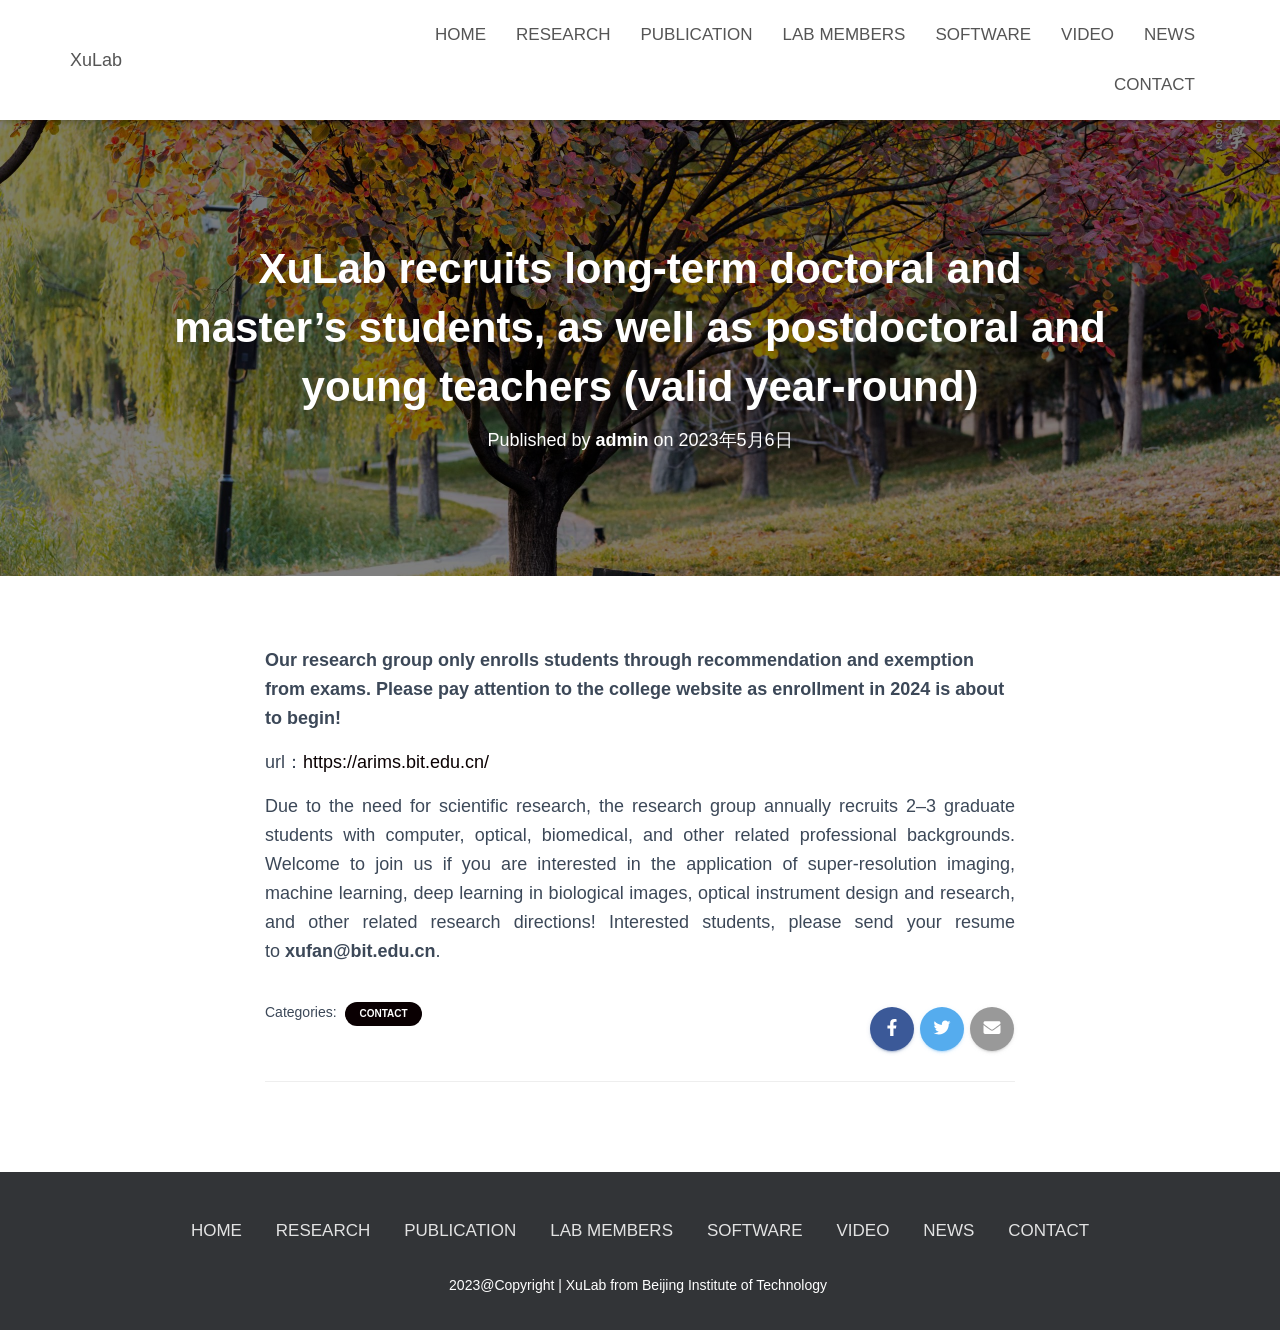
<file: 2023/05/06/appearance-guide/index.html>
<!DOCTYPE html>
<html lang="zh-Hans">

<head>
	<meta charset='UTF-8'>
	<meta name="viewport" content="width=device-width, initial-scale=1">
	<link rel="profile" href="https://gmpg.org/xfn/11">
		<title>XuLab recruits long-term doctoral and master’s students, as well as postdoctoral and young teachers (valid year-round) &#8211; XuLab</title>
<meta name='robots' content='max-image-preview:large' />
	<style>img:is([sizes="auto" i], [sizes^="auto," i]) { contain-intrinsic-size: 3000px 1500px }</style>
<link rel="alternate" type="application/rss+xml" title="XuLab &raquo; Feed" href="https://xulab.cc/feed/" />
<link rel="alternate" type="application/rss+xml" title="XuLab &raquo; 评论 Feed" href="https://xulab.cc/comments/feed/" />
<script type="text/javascript">
/* <![CDATA[ */
window._wpemojiSettings = {"baseUrl":"https:\/\/s.w.org\/images\/core\/emoji\/15.0.3\/72x72\/","ext":".png","svgUrl":"https:\/\/s.w.org\/images\/core\/emoji\/15.0.3\/svg\/","svgExt":".svg","source":{"concatemoji":"\/wp-includes\/js\/wp-emoji-release.min.js?ver=6.7.1"}};
/*! This file is auto-generated */
!function(i,n){var o,s,e;function c(e){try{var t={supportTests:e,timestamp:(new Date).valueOf()};sessionStorage.setItem(o,JSON.stringify(t))}catch(e){}}function p(e,t,n){e.clearRect(0,0,e.canvas.width,e.canvas.height),e.fillText(t,0,0);var t=new Uint32Array(e.getImageData(0,0,e.canvas.width,e.canvas.height).data),r=(e.clearRect(0,0,e.canvas.width,e.canvas.height),e.fillText(n,0,0),new Uint32Array(e.getImageData(0,0,e.canvas.width,e.canvas.height).data));return t.every(function(e,t){return e===r[t]})}function u(e,t,n){switch(t){case"flag":return n(e,"\ud83c\udff3\ufe0f\u200d\u26a7\ufe0f","\ud83c\udff3\ufe0f\u200b\u26a7\ufe0f")?!1:!n(e,"\ud83c\uddfa\ud83c\uddf3","\ud83c\uddfa\u200b\ud83c\uddf3")&&!n(e,"\ud83c\udff4\udb40\udc67\udb40\udc62\udb40\udc65\udb40\udc6e\udb40\udc67\udb40\udc7f","\ud83c\udff4\u200b\udb40\udc67\u200b\udb40\udc62\u200b\udb40\udc65\u200b\udb40\udc6e\u200b\udb40\udc67\u200b\udb40\udc7f");case"emoji":return!n(e,"\ud83d\udc26\u200d\u2b1b","\ud83d\udc26\u200b\u2b1b")}return!1}function f(e,t,n){var r="undefined"!=typeof WorkerGlobalScope&&self instanceof WorkerGlobalScope?new OffscreenCanvas(300,150):i.createElement("canvas"),a=r.getContext("2d",{willReadFrequently:!0}),o=(a.textBaseline="top",a.font="600 32px Arial",{});return e.forEach(function(e){o[e]=t(a,e,n)}),o}function t(e){var t=i.createElement("script");t.src=e,t.defer=!0,i.head.appendChild(t)}"undefined"!=typeof Promise&&(o="wpEmojiSettingsSupports",s=["flag","emoji"],n.supports={everything:!0,everythingExceptFlag:!0},e=new Promise(function(e){i.addEventListener("DOMContentLoaded",e,{once:!0})}),new Promise(function(t){var n=function(){try{var e=JSON.parse(sessionStorage.getItem(o));if("object"==typeof e&&"number"==typeof e.timestamp&&(new Date).valueOf()<e.timestamp+604800&&"object"==typeof e.supportTests)return e.supportTests}catch(e){}return null}();if(!n){if("undefined"!=typeof Worker&&"undefined"!=typeof OffscreenCanvas&&"undefined"!=typeof URL&&URL.createObjectURL&&"undefined"!=typeof Blob)try{var e="postMessage("+f.toString()+"("+[JSON.stringify(s),u.toString(),p.toString()].join(",")+"));",r=new Blob([e],{type:"text/javascript"}),a=new Worker(URL.createObjectURL(r),{name:"wpTestEmojiSupports"});return void(a.onmessage=function(e){c(n=e.data),a.terminate(),t(n)})}catch(e){}c(n=f(s,u,p))}t(n)}).then(function(e){for(var t in e)n.supports[t]=e[t],n.supports.everything=n.supports.everything&&n.supports[t],"flag"!==t&&(n.supports.everythingExceptFlag=n.supports.everythingExceptFlag&&n.supports[t]);n.supports.everythingExceptFlag=n.supports.everythingExceptFlag&&!n.supports.flag,n.DOMReady=!1,n.readyCallback=function(){n.DOMReady=!0}}).then(function(){return e}).then(function(){var e;n.supports.everything||(n.readyCallback(),(e=n.source||{}).concatemoji?t(e.concatemoji):e.wpemoji&&e.twemoji&&(t(e.twemoji),t(e.wpemoji)))}))}((window,document),window._wpemojiSettings);
/* ]]> */
</script>
<style id='wp-emoji-styles-inline-css' type='text/css'>

	img.wp-smiley, img.emoji {
		display: inline !important;
		border: none !important;
		box-shadow: none !important;
		height: 1em !important;
		width: 1em !important;
		margin: 0 0.07em !important;
		vertical-align: -0.1em !important;
		background: none !important;
		padding: 0 !important;
	}
</style>
<link rel='stylesheet' id='wp-block-library-css' href='/wp-includes/css/dist/block-library/style.min.css?ver=6.7.1' type='text/css' media='all' />
<style id='classic-theme-styles-inline-css' type='text/css'>
/*! This file is auto-generated */
.wp-block-button__link{color:#fff;background-color:#32373c;border-radius:9999px;box-shadow:none;text-decoration:none;padding:calc(.667em + 2px) calc(1.333em + 2px);font-size:1.125em}.wp-block-file__button{background:#32373c;color:#fff;text-decoration:none}
</style>
<style id='global-styles-inline-css' type='text/css'>
:root{--wp--preset--aspect-ratio--square: 1;--wp--preset--aspect-ratio--4-3: 4/3;--wp--preset--aspect-ratio--3-4: 3/4;--wp--preset--aspect-ratio--3-2: 3/2;--wp--preset--aspect-ratio--2-3: 2/3;--wp--preset--aspect-ratio--16-9: 16/9;--wp--preset--aspect-ratio--9-16: 9/16;--wp--preset--color--black: #000000;--wp--preset--color--cyan-bluish-gray: #abb8c3;--wp--preset--color--white: #ffffff;--wp--preset--color--pale-pink: #f78da7;--wp--preset--color--vivid-red: #cf2e2e;--wp--preset--color--luminous-vivid-orange: #ff6900;--wp--preset--color--luminous-vivid-amber: #fcb900;--wp--preset--color--light-green-cyan: #7bdcb5;--wp--preset--color--vivid-green-cyan: #00d084;--wp--preset--color--pale-cyan-blue: #8ed1fc;--wp--preset--color--vivid-cyan-blue: #0693e3;--wp--preset--color--vivid-purple: #9b51e0;--wp--preset--color--accent: #0a0002;--wp--preset--color--secondary: #2d3359;--wp--preset--color--background-color: #E5E5E5;--wp--preset--color--header-gradient: #a81d84;--wp--preset--color--body-color: #999999;--wp--preset--color--header-overlay-color: rgba(0,0,0,0.5);--wp--preset--color--header-text-color: #fffffe;--wp--preset--color--navbar-background: #fffffd;--wp--preset--color--navbar-text-color: #555555;--wp--preset--color--navbar-text-color-hover: #0a0002;--wp--preset--color--navbar-transparent-text-color: #fffffc;--wp--preset--gradient--vivid-cyan-blue-to-vivid-purple: linear-gradient(135deg,rgba(6,147,227,1) 0%,rgb(155,81,224) 100%);--wp--preset--gradient--light-green-cyan-to-vivid-green-cyan: linear-gradient(135deg,rgb(122,220,180) 0%,rgb(0,208,130) 100%);--wp--preset--gradient--luminous-vivid-amber-to-luminous-vivid-orange: linear-gradient(135deg,rgba(252,185,0,1) 0%,rgba(255,105,0,1) 100%);--wp--preset--gradient--luminous-vivid-orange-to-vivid-red: linear-gradient(135deg,rgba(255,105,0,1) 0%,rgb(207,46,46) 100%);--wp--preset--gradient--very-light-gray-to-cyan-bluish-gray: linear-gradient(135deg,rgb(238,238,238) 0%,rgb(169,184,195) 100%);--wp--preset--gradient--cool-to-warm-spectrum: linear-gradient(135deg,rgb(74,234,220) 0%,rgb(151,120,209) 20%,rgb(207,42,186) 40%,rgb(238,44,130) 60%,rgb(251,105,98) 80%,rgb(254,248,76) 100%);--wp--preset--gradient--blush-light-purple: linear-gradient(135deg,rgb(255,206,236) 0%,rgb(152,150,240) 100%);--wp--preset--gradient--blush-bordeaux: linear-gradient(135deg,rgb(254,205,165) 0%,rgb(254,45,45) 50%,rgb(107,0,62) 100%);--wp--preset--gradient--luminous-dusk: linear-gradient(135deg,rgb(255,203,112) 0%,rgb(199,81,192) 50%,rgb(65,88,208) 100%);--wp--preset--gradient--pale-ocean: linear-gradient(135deg,rgb(255,245,203) 0%,rgb(182,227,212) 50%,rgb(51,167,181) 100%);--wp--preset--gradient--electric-grass: linear-gradient(135deg,rgb(202,248,128) 0%,rgb(113,206,126) 100%);--wp--preset--gradient--midnight: linear-gradient(135deg,rgb(2,3,129) 0%,rgb(40,116,252) 100%);--wp--preset--font-size--small: 13px;--wp--preset--font-size--medium: 20px;--wp--preset--font-size--large: 36px;--wp--preset--font-size--x-large: 42px;--wp--preset--spacing--20: 0.44rem;--wp--preset--spacing--30: 0.67rem;--wp--preset--spacing--40: 1rem;--wp--preset--spacing--50: 1.5rem;--wp--preset--spacing--60: 2.25rem;--wp--preset--spacing--70: 3.38rem;--wp--preset--spacing--80: 5.06rem;--wp--preset--shadow--natural: 6px 6px 9px rgba(0, 0, 0, 0.2);--wp--preset--shadow--deep: 12px 12px 50px rgba(0, 0, 0, 0.4);--wp--preset--shadow--sharp: 6px 6px 0px rgba(0, 0, 0, 0.2);--wp--preset--shadow--outlined: 6px 6px 0px -3px rgba(255, 255, 255, 1), 6px 6px rgba(0, 0, 0, 1);--wp--preset--shadow--crisp: 6px 6px 0px rgba(0, 0, 0, 1);}:where(.is-layout-flex){gap: 0.5em;}:where(.is-layout-grid){gap: 0.5em;}body .is-layout-flex{display: flex;}.is-layout-flex{flex-wrap: wrap;align-items: center;}.is-layout-flex > :is(*, div){margin: 0;}body .is-layout-grid{display: grid;}.is-layout-grid > :is(*, div){margin: 0;}:where(.wp-block-columns.is-layout-flex){gap: 2em;}:where(.wp-block-columns.is-layout-grid){gap: 2em;}:where(.wp-block-post-template.is-layout-flex){gap: 1.25em;}:where(.wp-block-post-template.is-layout-grid){gap: 1.25em;}.has-black-color{color: var(--wp--preset--color--black) !important;}.has-cyan-bluish-gray-color{color: var(--wp--preset--color--cyan-bluish-gray) !important;}.has-white-color{color: var(--wp--preset--color--white) !important;}.has-pale-pink-color{color: var(--wp--preset--color--pale-pink) !important;}.has-vivid-red-color{color: var(--wp--preset--color--vivid-red) !important;}.has-luminous-vivid-orange-color{color: var(--wp--preset--color--luminous-vivid-orange) !important;}.has-luminous-vivid-amber-color{color: var(--wp--preset--color--luminous-vivid-amber) !important;}.has-light-green-cyan-color{color: var(--wp--preset--color--light-green-cyan) !important;}.has-vivid-green-cyan-color{color: var(--wp--preset--color--vivid-green-cyan) !important;}.has-pale-cyan-blue-color{color: var(--wp--preset--color--pale-cyan-blue) !important;}.has-vivid-cyan-blue-color{color: var(--wp--preset--color--vivid-cyan-blue) !important;}.has-vivid-purple-color{color: var(--wp--preset--color--vivid-purple) !important;}.has-black-background-color{background-color: var(--wp--preset--color--black) !important;}.has-cyan-bluish-gray-background-color{background-color: var(--wp--preset--color--cyan-bluish-gray) !important;}.has-white-background-color{background-color: var(--wp--preset--color--white) !important;}.has-pale-pink-background-color{background-color: var(--wp--preset--color--pale-pink) !important;}.has-vivid-red-background-color{background-color: var(--wp--preset--color--vivid-red) !important;}.has-luminous-vivid-orange-background-color{background-color: var(--wp--preset--color--luminous-vivid-orange) !important;}.has-luminous-vivid-amber-background-color{background-color: var(--wp--preset--color--luminous-vivid-amber) !important;}.has-light-green-cyan-background-color{background-color: var(--wp--preset--color--light-green-cyan) !important;}.has-vivid-green-cyan-background-color{background-color: var(--wp--preset--color--vivid-green-cyan) !important;}.has-pale-cyan-blue-background-color{background-color: var(--wp--preset--color--pale-cyan-blue) !important;}.has-vivid-cyan-blue-background-color{background-color: var(--wp--preset--color--vivid-cyan-blue) !important;}.has-vivid-purple-background-color{background-color: var(--wp--preset--color--vivid-purple) !important;}.has-black-border-color{border-color: var(--wp--preset--color--black) !important;}.has-cyan-bluish-gray-border-color{border-color: var(--wp--preset--color--cyan-bluish-gray) !important;}.has-white-border-color{border-color: var(--wp--preset--color--white) !important;}.has-pale-pink-border-color{border-color: var(--wp--preset--color--pale-pink) !important;}.has-vivid-red-border-color{border-color: var(--wp--preset--color--vivid-red) !important;}.has-luminous-vivid-orange-border-color{border-color: var(--wp--preset--color--luminous-vivid-orange) !important;}.has-luminous-vivid-amber-border-color{border-color: var(--wp--preset--color--luminous-vivid-amber) !important;}.has-light-green-cyan-border-color{border-color: var(--wp--preset--color--light-green-cyan) !important;}.has-vivid-green-cyan-border-color{border-color: var(--wp--preset--color--vivid-green-cyan) !important;}.has-pale-cyan-blue-border-color{border-color: var(--wp--preset--color--pale-cyan-blue) !important;}.has-vivid-cyan-blue-border-color{border-color: var(--wp--preset--color--vivid-cyan-blue) !important;}.has-vivid-purple-border-color{border-color: var(--wp--preset--color--vivid-purple) !important;}.has-vivid-cyan-blue-to-vivid-purple-gradient-background{background: var(--wp--preset--gradient--vivid-cyan-blue-to-vivid-purple) !important;}.has-light-green-cyan-to-vivid-green-cyan-gradient-background{background: var(--wp--preset--gradient--light-green-cyan-to-vivid-green-cyan) !important;}.has-luminous-vivid-amber-to-luminous-vivid-orange-gradient-background{background: var(--wp--preset--gradient--luminous-vivid-amber-to-luminous-vivid-orange) !important;}.has-luminous-vivid-orange-to-vivid-red-gradient-background{background: var(--wp--preset--gradient--luminous-vivid-orange-to-vivid-red) !important;}.has-very-light-gray-to-cyan-bluish-gray-gradient-background{background: var(--wp--preset--gradient--very-light-gray-to-cyan-bluish-gray) !important;}.has-cool-to-warm-spectrum-gradient-background{background: var(--wp--preset--gradient--cool-to-warm-spectrum) !important;}.has-blush-light-purple-gradient-background{background: var(--wp--preset--gradient--blush-light-purple) !important;}.has-blush-bordeaux-gradient-background{background: var(--wp--preset--gradient--blush-bordeaux) !important;}.has-luminous-dusk-gradient-background{background: var(--wp--preset--gradient--luminous-dusk) !important;}.has-pale-ocean-gradient-background{background: var(--wp--preset--gradient--pale-ocean) !important;}.has-electric-grass-gradient-background{background: var(--wp--preset--gradient--electric-grass) !important;}.has-midnight-gradient-background{background: var(--wp--preset--gradient--midnight) !important;}.has-small-font-size{font-size: var(--wp--preset--font-size--small) !important;}.has-medium-font-size{font-size: var(--wp--preset--font-size--medium) !important;}.has-large-font-size{font-size: var(--wp--preset--font-size--large) !important;}.has-x-large-font-size{font-size: var(--wp--preset--font-size--x-large) !important;}
:where(.wp-block-post-template.is-layout-flex){gap: 1.25em;}:where(.wp-block-post-template.is-layout-grid){gap: 1.25em;}
:where(.wp-block-columns.is-layout-flex){gap: 2em;}:where(.wp-block-columns.is-layout-grid){gap: 2em;}
:root :where(.wp-block-pullquote){font-size: 1.5em;line-height: 1.6;}
</style>
<link rel='stylesheet' id='bootstrap-css' href='/wp-content/themes/hestia-pro/assets/bootstrap/css/bootstrap.min.css?ver=1.0.2' type='text/css' media='all' />
<link rel='stylesheet' id='hestia-font-sizes-css' href='/wp-content/themes/hestia-pro/assets/css/font-sizes.min.css?ver=3.0.23' type='text/css' media='all' />
<link rel='stylesheet' id='hestia_style-css' href='/wp-content/themes/hestia-pro/style.min.css?ver=3.0.23' type='text/css' media='all' />
<style id='hestia_style-inline-css' type='text/css'>
.hestia-top-bar, .hestia-top-bar .widget.widget_shopping_cart .cart_list {
			background-color: #363537
		}
		.hestia-top-bar .widget .label-floating input[type=search]:-webkit-autofill {
			-webkit-box-shadow: inset 0 0 0px 9999px #363537
		}.hestia-top-bar, .hestia-top-bar .widget .label-floating input[type=search], .hestia-top-bar .widget.widget_search form.form-group:before, .hestia-top-bar .widget.widget_product_search form.form-group:before, .hestia-top-bar .widget.widget_shopping_cart:before {
			color: #ffffff
		} 
		.hestia-top-bar .widget .label-floating input[type=search]{
			-webkit-text-fill-color:#ffffff !important 
		}
		.hestia-top-bar div.widget.widget_shopping_cart:before, .hestia-top-bar .widget.widget_product_search form.form-group:before, .hestia-top-bar .widget.widget_search form.form-group:before{
			background-color: #ffffff
		}.hestia-top-bar a, .hestia-top-bar .top-bar-nav li a {
			color: #ffffff
		}
		.hestia-top-bar ul li a[href*="mailto:"]:before, .hestia-top-bar ul li a[href*="tel:"]:before{
			background-color: #ffffff
		}
		.hestia-top-bar a:hover, .hestia-top-bar .top-bar-nav li a:hover {
			color: #eeeeee
		}
		.hestia-top-bar ul li:hover a[href*="mailto:"]:before, .hestia-top-bar ul li:hover a[href*="tel:"]:before{
			background-color: #eeeeee
		}
		
@media (min-width: 769px){
			.page-header.header-small .hestia-title,
			.page-header.header-small .title,
			h1.hestia-title.title-in-content,
			.main article.section .has-title-font-size {
				font-size: 42px;
			}}@media (max-width: 768px){
			.page-header.header-small .hestia-title,
			.page-header.header-small .title,
			h1.hestia-title.title-in-content,
			.main article.section .has-title-font-size {
				font-size: 26px;
			}}@media (max-width: 480px){
			.page-header.header-small .hestia-title,
			.page-header.header-small .title,
			h1.hestia-title.title-in-content,
			.main article.section .has-title-font-size {
				font-size: 26px;
			}}
@media (min-width: 769px){
		.navbar #main-navigation a, .footer .footer-menu li a {
		  font-size: 17px;
		}
		.footer-big .footer-menu li a[href*="mailto:"]:before, .footer-big .footer-menu li a[href*="tel:"]:before{
		  width: 17px;
		  height: 17px;
		}
		}

		a,
		.navbar .dropdown-menu li:hover > a,
		.navbar .dropdown-menu li:focus > a,
		.navbar .dropdown-menu li:active > a,
		.navbar .navbar-nav > li .dropdown-menu li:hover > a,
		body:not(.home) .navbar-default .navbar-nav > .active:not(.btn) > a,
		body:not(.home) .navbar-default .navbar-nav > .active:not(.btn) > a:hover,
		body:not(.home) .navbar-default .navbar-nav > .active:not(.btn) > a:focus,
		a:hover,
		.card-blog a.moretag:hover,
		.card-blog a.more-link:hover,
		.widget a:hover,
		.has-text-color.has-accent-color,
		p.has-text-color a {
		    color:#0a0002;
		}
		
		.svg-text-color{
			fill:#0a0002;
		}
		
		.pagination span.current, .pagination span.current:focus, .pagination span.current:hover {
			border-color:#0a0002
		}
		
		button,
		button:hover,
		.woocommerce .track_order button[type="submit"],
		.woocommerce .track_order button[type="submit"]:hover,
		div.wpforms-container .wpforms-form button[type=submit].wpforms-submit,
		div.wpforms-container .wpforms-form button[type=submit].wpforms-submit:hover,
		input[type="button"],
		input[type="button"]:hover,
		input[type="submit"],
		input[type="submit"]:hover,
		input#searchsubmit,
		.pagination span.current,
		.pagination span.current:focus,
		.pagination span.current:hover,
		.btn.btn-primary,
		.btn.btn-primary:link,
		.btn.btn-primary:hover,
		.btn.btn-primary:focus,
		.btn.btn-primary:active,
		.btn.btn-primary.active,
		.btn.btn-primary.active:focus,
		.btn.btn-primary.active:hover,
		.btn.btn-primary:active:hover,
		.btn.btn-primary:active:focus,
		.btn.btn-primary:active:hover,
		.hestia-sidebar-open.btn.btn-rose,
		.hestia-sidebar-close.btn.btn-rose,
		.hestia-sidebar-open.btn.btn-rose:hover,
		.hestia-sidebar-close.btn.btn-rose:hover,
		.hestia-sidebar-open.btn.btn-rose:focus,
		.hestia-sidebar-close.btn.btn-rose:focus,
		.label.label-primary,
		.hestia-work .portfolio-item:nth-child(6n+1) .label,
		.nav-cart .nav-cart-content .widget .buttons .button,
		.has-accent-background-color[class*="has-background"] {
		    background-color: #0a0002;
		}
		
		@media (max-width: 768px) {
	
			.navbar-default .navbar-nav>li>a:hover,
			.navbar-default .navbar-nav>li>a:focus,
			.navbar .navbar-nav .dropdown .dropdown-menu li a:hover,
			.navbar .navbar-nav .dropdown .dropdown-menu li a:focus,
			.navbar button.navbar-toggle:hover,
			.navbar .navbar-nav li:hover > a i {
			    color: #0a0002;
			}
		}
		
		body:not(.woocommerce-page) button:not([class^="fl-"]):not(.hestia-scroll-to-top):not(.navbar-toggle):not(.close),
		body:not(.woocommerce-page) .button:not([class^="fl-"]):not(hestia-scroll-to-top):not(.navbar-toggle):not(.add_to_cart_button):not(.product_type_grouped):not(.product_type_external),
		div.wpforms-container .wpforms-form button[type=submit].wpforms-submit,
		input[type="submit"],
		input[type="button"],
		.btn.btn-primary,
		.widget_product_search button[type="submit"],
		.hestia-sidebar-open.btn.btn-rose,
		.hestia-sidebar-close.btn.btn-rose,
		.everest-forms button[type=submit].everest-forms-submit-button {
		    -webkit-box-shadow: 0 2px 2px 0 rgba(10,0,2,0.14),0 3px 1px -2px rgba(10,0,2,0.2),0 1px 5px 0 rgba(10,0,2,0.12);
		    box-shadow: 0 2px 2px 0 rgba(10,0,2,0.14),0 3px 1px -2px rgba(10,0,2,0.2),0 1px 5px 0 rgba(10,0,2,0.12);
		}
		
		.card .header-primary, .card .content-primary,
		.everest-forms button[type=submit].everest-forms-submit-button {
		    background: #0a0002;
		}
		
		body:not(.woocommerce-page) .button:not([class^="fl-"]):not(.hestia-scroll-to-top):not(.navbar-toggle):not(.add_to_cart_button):hover,
		body:not(.woocommerce-page) button:not([class^="fl-"]):not(.hestia-scroll-to-top):not(.navbar-toggle):not(.close):hover,
		div.wpforms-container .wpforms-form button[type=submit].wpforms-submit:hover,
		input[type="submit"]:hover,
		input[type="button"]:hover,
		input#searchsubmit:hover,
		.widget_product_search button[type="submit"]:hover,
		.pagination span.current,
		.btn.btn-primary:hover,
		.btn.btn-primary:focus,
		.btn.btn-primary:active,
		.btn.btn-primary.active,
		.btn.btn-primary:active:focus,
		.btn.btn-primary:active:hover,
		.hestia-sidebar-open.btn.btn-rose:hover,
		.hestia-sidebar-close.btn.btn-rose:hover,
		.pagination span.current:hover,
		.everest-forms button[type=submit].everest-forms-submit-button:hover,
 		.everest-forms button[type=submit].everest-forms-submit-button:focus,
 		.everest-forms button[type=submit].everest-forms-submit-button:active {
			-webkit-box-shadow: 0 14px 26px -12px rgba(10,0,2,0.42),0 4px 23px 0 rgba(0,0,0,0.12),0 8px 10px -5px rgba(10,0,2,0.2);
		    box-shadow: 0 14px 26px -12px rgba(10,0,2,0.42),0 4px 23px 0 rgba(0,0,0,0.12),0 8px 10px -5px rgba(10,0,2,0.2);
			color: #fff;
		}
		
		.form-group.is-focused .form-control {
			background-image: -webkit-gradient(linear,left top, left bottom,from(#0a0002),to(#0a0002)),-webkit-gradient(linear,left top, left bottom,from(#d2d2d2),to(#d2d2d2));
			background-image: -webkit-linear-gradient(linear,left top, left bottom,from(#0a0002),to(#0a0002)),-webkit-linear-gradient(linear,left top, left bottom,from(#d2d2d2),to(#d2d2d2));
			background-image: linear-gradient(linear,left top, left bottom,from(#0a0002),to(#0a0002)),linear-gradient(linear,left top, left bottom,from(#d2d2d2),to(#d2d2d2));
		}
		
		.navbar:not(.navbar-transparent) li:not(.btn):hover > a,
		.navbar li.on-section:not(.btn) > a,
		.navbar.full-screen-menu.navbar-transparent li:not(.btn):hover > a,
		.navbar.full-screen-menu .navbar-toggle:hover,
		.navbar:not(.navbar-transparent) .nav-cart:hover,
		.navbar:not(.navbar-transparent) .hestia-toggle-search:hover {
				color:#0a0002
		}
		
			.header-filter-gradient {
				background: linear-gradient(45deg, rgba(168,29,132,1) 0%, rgb(234,57,111) 100%);
			}
			.has-text-color.has-header-gradient-color { color: #a81d84; }
			.has-header-gradient-background-color[class*="has-background"] { background-color: #a81d84; }
			
		.has-text-color.has-background-color-color { color: #E5E5E5; }
		.has-background-color-background-color[class*="has-background"] { background-color: #E5E5E5; }
		

			.title, .title a, 
			.card-title, 
			.card-title a,
			.card-title a:hover,
			.info-title,
			.info-title a,
			.footer-brand, 
			.footer-brand a,
			.media .media-heading, 
			.media .media-heading a,
			.hestia-info .info-title, 
			.card-blog a.moretag,
			.card-blog a.more-link,
			.card .author a,
			.hestia-about:not(.section-image) h1, .hestia-about:not(.section-image) h2, .hestia-about:not(.section-image) h3, .hestia-about:not(.section-image) h4, .hestia-about:not(.section-image) h5,
			aside .widget h5,
			aside .widget a,
			.woocommerce ul.products[class*="columns-"] li.product-category h2,
			.woocommerce #reviews #comments ol.commentlist li .comment-text p.meta .woocommerce-review__author,
			.has-text-color.has-secondary-color {
				color: #2d3359;
			}
			.has-secondary-background-color[class*="has-background"] {
				background-color: #2d3359
			}
		.description, .card-description, .footer-big, .hestia-features .hestia-info p, .text-gray,
		.hestia-about:not(.section-image) p, .hestia-about:not(.section-image) h6,
		.has-text-color.has-body-color-color {
			color: #999999;
		}
		.has-body-color-background-color[class*="has-background"] {
			background-color: #999999
		} 
		.header-filter:before,
		.has-header-overlay-color-background-color[class*="has-background"] {
			background-color: rgba(0,0,0,0.5);
		}
		.has-text-color.has-header-overlay-color-color {
			color: rgba(0,0,0,0.5);
		} 
		.page-header, .page-header .hestia-title, .page-header .sub-title,
		.has-text-color.has-header-text-color-color {
			color: #fff;
		}
		.has-header-text-color-background-color[class*="has-background"] {
			background-color: #fff;
		}
			@media( max-width: 768px ) {
				/* On mobile background-color */
				.header > .navbar,
				.navbar.navbar-fixed-top .navbar-collapse {
					background-color: #fff;
				}
			}
			.navbar:not(.navbar-transparent),
			.navbar .dropdown-menu,
			.nav-cart .nav-cart-content .widget,
			.has-navbar-background-background-color[class*="has-background"] {
				background-color: #fff;
			}
			
			@media ( min-width: 769px ) {
				.navbar.full-screen-menu .nav.navbar-nav { background-color: rgba(255,255,255,0.9) }
			}
			.has-navbar-background-color[class*="has-background"] {
				color: #fff;
			}
		@media( min-width: 769px ) {
			.navbar.navbar-transparent .navbar-brand,
			.navbar.navbar-transparent .navbar-nav > li:not(.btn) > a,
			.navbar.navbar-transparent .navbar-nav > .active > a,
			.navbar.navbar-transparent.full-screen-menu .navbar-toggle,
			.navbar.navbar-transparent:not(.full-screen-menu) .nav-cart-icon, 
			.navbar.navbar-transparent.full-screen-menu li.responsive-nav-cart > a.nav-cart-icon,
			.navbar.navbar-transparent .hestia-toggle-search,
			.navbar.navbar-transparent .header-widgets-wrapper ul li a[href*="mailto:"],
			.navbar.navbar-transparent .header-widgets-wrapper ul li a[href*="tel:"]{
				color: #fff;
			}
		}
		.navbar.navbar-transparent .hestia-toggle-search svg{
			fill: #fff;
		}
		.has-text-color.has-navbar-transparent-text-color-color {
			color: #fff;
		}
		.has-navbar-transparent-text-color-background-color[class*="has-background"],
		.navbar.navbar-transparent .header-widgets-wrapper ul li a[href*="mailto:"]:before,
		.navbar.navbar-transparent .header-widgets-wrapper ul li a[href*="tel:"]:before{
			background-color: #fff;
		}
		@media( min-width: 769px ) {
			.menu-open .navbar.full-screen-menu.navbar-transparent .navbar-toggle,
			.navbar:not(.navbar-transparent) .navbar-brand,
			.navbar:not(.navbar-transparent) li:not(.btn) > a,
			.navbar.navbar-transparent.full-screen-menu li:not(.btn):not(.nav-cart) > a,
			.navbar.navbar-transparent .dropdown-menu li:not(.btn) > a,
			.hestia-mm-heading, .hestia-mm-description, 
			.navbar:not(.navbar-transparent) .navbar-nav > .active > a,
			.navbar:not(.navbar-transparent).full-screen-menu .navbar-toggle,
			.navbar .nav-cart-icon,  
			.navbar:not(.navbar-transparent) .hestia-toggle-search,
			.navbar.navbar-transparent .nav-cart .nav-cart-content .widget li a,
			.navbar .navbar-nav>li .dropdown-menu li.active>a {
				color: #555;
			}
		}
		@media( max-width: 768px ) {
			.navbar.navbar-default .navbar-brand,
			.navbar.navbar-default .navbar-nav li:not(.btn).menu-item > a,
			.navbar.navbar-default .navbar-nav .menu-item.active > a,
			.navbar.navbar-default .navbar-toggle,
			.navbar.navbar-default .navbar-toggle,
			.navbar.navbar-default .responsive-nav-cart a,
			.navbar.navbar-default .nav-cart .nav-cart-content a,
			.navbar.navbar-default .hestia-toggle-search,
			.hestia-mm-heading, .hestia-mm-description {
				color: #555;
			}
			
			.navbar .navbar-nav .dropdown:not(.btn) a .caret svg{
				fill: #555;
			}
			
			
			.navbar .navbar-nav .dropdown:not(.btn) a .caret {
				border-color: #555;
			}
		}
		.has-text-color.has-navbar-text-color-color {
			color: #555;
		}
		.has-navbar-text-color-background-color[class*="has-background"] {
			background-color: #555;
		}
		.navbar:not(.navbar-transparent) .header-widgets-wrapper ul li a[href*="mailto:"]:before,
		.navbar:not(.navbar-transparent) .header-widgets-wrapper ul li a[href*="tel:"]:before{
			background-color:#555
		}
		.hestia-toggle-search svg{
			fill: #555;
		}
		
		.navbar.navbar-default:not(.navbar-transparent) li:not(.btn):hover > a,
		.navbar.navbar-default.navbar-transparent .dropdown-menu:not(.btn) li:not(.btn):hover > a,
		.navbar.navbar-default:not(.navbar-transparent) li:not(.btn):hover > a i,
		.navbar.navbar-default:not(.navbar-transparent) .navbar-toggle:hover,
		.navbar.navbar-default:not(.full-screen-menu) .nav-cart-icon .nav-cart-content a:hover, 
		.navbar.navbar-default:not(.navbar-transparent) .hestia-toggle-search:hover,
		.navbar.navbar-transparent .nav-cart .nav-cart-content .widget li:hover a,
		.has-text-color.has-navbar-text-color-hover-color {
			color: #0a0002;
		}
		.navbar.navbar-default li.on-section:not(.btn) > a {color: #0a0002!important}
		@media( max-width: 768px ) {
			.navbar.navbar-default.navbar-transparent li:not(.btn):hover > a,
			.navbar.navbar-default.navbar-transparent li:not(.btn):hover > a i,
			.navbar.navbar-default.navbar-transparent .navbar-toggle:hover,
			.navbar.navbar-default .responsive-nav-cart a:hover
			.navbar.navbar-default .navbar-toggle:hover {
				color: #0a0002 !important;
			}
		}
		.has-navbar-text-color-hover-background-color[class*="has-background"] {
			background-color: #0a0002;
		}
		.navbar:not(.navbar-transparent) .header-widgets-wrapper ul li:hover a[href*="mailto:"]:before,
		.navbar:not(.navbar-transparent) .header-widgets-wrapper ul li:hover a[href*="tel:"]:before{
			background-color:#0a0002
		}
		.hestia-toggle-search:hover svg{
			fill: #0a0002;
		}
		
		.form-group.is-focused .form-control,
		 div.wpforms-container .wpforms-form .form-group.is-focused .form-control,
		 .nf-form-cont input:not([type=button]):focus,
		 .nf-form-cont select:focus,
		 .nf-form-cont textarea:focus {
		 background-image: -webkit-gradient(linear,left top, left bottom,from(#0a0002),to(#0a0002)),-webkit-gradient(linear,left top, left bottom,from(#d2d2d2),to(#d2d2d2));
		 background-image: -webkit-linear-gradient(linear,left top, left bottom,from(#0a0002),to(#0a0002)),-webkit-linear-gradient(linear,left top, left bottom,from(#d2d2d2),to(#d2d2d2));
		 background-image: linear-gradient(linear,left top, left bottom,from(#0a0002),to(#0a0002)),linear-gradient(linear,left top, left bottom,from(#d2d2d2),to(#d2d2d2));
		 }
		
		 .navbar.navbar-transparent.full-screen-menu .navbar-collapse .navbar-nav > li:not(.btn) > a:hover {
		 color: #0a0002;
		 }
		 
		 .hestia-ajax-loading{
		 border-color: #0a0002;
		 }
.btn.btn-primary:not(.colored-button):not(.btn-left):not(.btn-right):not(.btn-just-icon):not(.menu-item), input[type="submit"]:not(.search-submit), body:not(.woocommerce-account) .woocommerce .button.woocommerce-Button, .woocommerce .product button.button, .woocommerce .product button.button.alt, .woocommerce .product #respond input#submit, .woocommerce-cart .blog-post .woocommerce .cart-collaterals .cart_totals .checkout-button, .woocommerce-checkout #payment #place_order, .woocommerce-account.woocommerce-page button.button, .woocommerce .track_order button[type="submit"], .nav-cart .nav-cart-content .widget .buttons .button, .woocommerce a.button.wc-backward, body.woocommerce .wccm-catalog-item a.button, body.woocommerce a.wccm-button.button, form.woocommerce-form-coupon button.button, div.wpforms-container .wpforms-form button[type=submit].wpforms-submit, div.woocommerce a.button.alt, div.woocommerce table.my_account_orders .button, .btn.colored-button, .btn.btn-left, .btn.btn-right, .btn:not(.colored-button):not(.btn-left):not(.btn-right):not(.btn-just-icon):not(.menu-item):not(.hestia-sidebar-open):not(.hestia-sidebar-close){ padding-top:15px;  padding-bottom:15px;  padding-left:33px;  padding-right:33px; }
.btn.btn-primary:not(.colored-button):not(.btn-left):not(.btn-right):not(.btn-just-icon):not(.menu-item), input[type="submit"]:not(.search-submit), body:not(.woocommerce-account) .woocommerce .button.woocommerce-Button, .woocommerce .product button.button, .woocommerce .product button.button.alt, .woocommerce .product #respond input#submit, .woocommerce-cart .blog-post .woocommerce .cart-collaterals .cart_totals .checkout-button, .woocommerce-checkout #payment #place_order, .woocommerce-account.woocommerce-page button.button, .woocommerce .track_order button[type="submit"], .nav-cart .nav-cart-content .widget .buttons .button, .woocommerce a.button.wc-backward, body.woocommerce .wccm-catalog-item a.button, body.woocommerce a.wccm-button.button, form.woocommerce-form-coupon button.button, div.wpforms-container .wpforms-form button[type=submit].wpforms-submit, div.woocommerce a.button.alt, div.woocommerce table.my_account_orders .button, input[type="submit"].search-submit, .hestia-view-cart-wrapper .added_to_cart.wc-forward, .woocommerce-product-search button, .woocommerce-cart .actions .button, #secondary div[id^=woocommerce_price_filter] .button, .woocommerce div[id^=woocommerce_widget_cart].widget .buttons .button, .searchform input[type=submit], .searchform button, .search-form:not(.media-toolbar-primary) input[type=submit], .search-form:not(.media-toolbar-primary) button, .woocommerce-product-search input[type=submit], .btn.colored-button, .btn.btn-left, .btn.btn-right, .btn:not(.colored-button):not(.btn-left):not(.btn-right):not(.btn-just-icon):not(.menu-item):not(.hestia-sidebar-open):not(.hestia-sidebar-close){border-radius:3px;}

		.btn:hover{
			background-color: #858585;
		}
		

		.aos-init[data-aos] {
		  transition-duration: 1.25s;
		  -webkit-transition-duration: 1.25s;
		  -moz-transition-duration: 1.25s;
		  transition-timing-function: ease-out;
		  -webkit-transition-timing-function: ease-out;
		  -moz-transition-timing-function: ease-out;
		  will-change: transform, opacity;
		}
		.aos-init[data-aos].hestia-table-two {
		  transition-duration: 1s;
		  -webkit-transition-duration: 1s;
		  -moz-transition-duration: 1s;
		}
		.aos-init[data-aos^=fade][data-aos^=fade] {
		  opacity: 0;
		  transition-property: opacity, transform;
		}
		.aos-init[data-aos^=fade][data-aos^=fade].aos-animate {
		  opacity: 1;
		  transform: translate3d(0, 0, 0);
		}
		.aos-init[data-aos=fade-up] {
		  transform: translate3d(0, 35px, 0);
		}
		.aos-init[data-aos=fade-down] {
		  transform: translate3d(0, -35px, 0);
		}
		.aos-init[data-aos=fade-right] {
		  transform: translate3d(-35px, 0, 0);
		}
		.aos-init[data-aos=fade-left] {
		  transform: translate3d(35px, 0, 0);
		}
		
</style>
<script type="text/javascript" src="/wp-includes/js/jquery/jquery.min.js?ver=3.7.1" id="jquery-core-js"></script>
<script type="text/javascript" src="/wp-includes/js/jquery/jquery-migrate.min.js?ver=3.4.1" id="jquery-migrate-js"></script>
<link rel="https://api.w.org/" href="https://xulab.cc/wp-json/" /><link rel="alternate" title="JSON" type="application/json" href="https://xulab.cc/wp-json/wp/v2/posts/16" /><link rel="EditURI" type="application/rsd+xml" title="RSD" href="/xmlrpc.php?rsd" />
<meta name="generator" content="WordPress 6.7.1" />
<link rel="canonical" href="https://xulab.cc/2023/05/06/appearance-guide/" />
<link rel='shortlink' href='https://xulab.cc/?p=16' />
<link rel="alternate" title="oEmbed (JSON)" type="application/json+oembed" href="https://xulab.cc/wp-json/oembed/1.0/embed?url=https%3A%2F%2Fxulab.cc%2F2023%2F05%2F06%2Fappearance-guide%2F" />
<link rel="alternate" title="oEmbed (XML)" type="text/xml+oembed" href="https://xulab.cc/wp-json/oembed/1.0/embed?url=https%3A%2F%2Fxulab.cc%2F2023%2F05%2F06%2Fappearance-guide%2F&#038;format=xml" />
<link rel="icon" href="/wp-content/uploads/2023/05/cropped-bit_xiaohui-32x32.jpg" sizes="32x32" />
<link rel="icon" href="/wp-content/uploads/2023/05/cropped-bit_xiaohui-192x192.jpg" sizes="192x192" />
<link rel="apple-touch-icon" href="/wp-content/uploads/2023/05/cropped-bit_xiaohui-180x180.jpg" />
<meta name="msapplication-TileImage" content="/wp-content/uploads/2023/05/cropped-bit_xiaohui-270x270.jpg" />
</head>

<body data-rsssl=1 class="post-template-default single single-post postid-16 single-format-standard blog-post header-layout-default">
		<div class="wrapper post-16 post type-post status-publish format-standard has-post-thumbnail hentry category-contact default ">
		<header class="header ">
			<div style="display: none"></div>		<nav class="navbar navbar-default navbar-fixed-top  hestia_left navbar-not-transparent">
						<div class="container">
						<div class="navbar-header">
			<div class="title-logo-wrapper">
				<a class="navbar-brand" href="https://xulab.cc/"
						title="XuLab">
					<p>XuLab</p></a>
			</div>
								<div class="navbar-toggle-wrapper">
						<button type="button" class="navbar-toggle" data-toggle="collapse" data-target="#main-navigation">
				<span class="icon-bar"></span>
				<span class="icon-bar"></span>
				<span class="icon-bar"></span>
				<span class="sr-only">Toggle Navigation</span>
			</button>
					</div>
				</div>
		<div id="main-navigation" class="collapse navbar-collapse"><ul id="menu-primary-menu" class="nav navbar-nav"><li id="menu-item-30" class="menu-item menu-item-type-post_type menu-item-object-page menu-item-home menu-item-30"><a title="HOME" href="https://xulab.cc/">HOME</a></li>
<li id="menu-item-83" class="menu-item menu-item-type-post_type menu-item-object-page menu-item-83"><a title="RESEARCH" href="https://xulab.cc/research/">RESEARCH</a></li>
<li id="menu-item-82" class="menu-item menu-item-type-post_type menu-item-object-page menu-item-82"><a title="PUBLICATION" href="https://xulab.cc/publication/">PUBLICATION</a></li>
<li id="menu-item-81" class="menu-item menu-item-type-post_type menu-item-object-page menu-item-81"><a title="LAB MEMBERS" href="https://xulab.cc/lab-members/">LAB MEMBERS</a></li>
<li id="menu-item-168" class="menu-item menu-item-type-post_type menu-item-object-page menu-item-168"><a title="Software" href="https://xulab.cc/software/">Software</a></li>
<li id="menu-item-80" class="menu-item menu-item-type-post_type menu-item-object-page menu-item-80"><a title="VIDEO" href="https://xulab.cc/video/">VIDEO</a></li>
<li id="menu-item-79" class="menu-item menu-item-type-post_type menu-item-object-page menu-item-79"><a title="NEWS" href="https://xulab.cc/news/">NEWS</a></li>
<li id="menu-item-78" class="menu-item menu-item-type-post_type menu-item-object-page menu-item-78"><a title="CONTACT" href="https://xulab.cc/contact/">CONTACT</a></li>
</ul></div>			</div>
					</nav>
				</header>
<div id="primary" class=" page-header header-small" data-parallax="active" ><div class="container"><div class="row"><div class="col-md-10 col-md-offset-1 text-center"><h1 class="hestia-title entry-title">XuLab recruits long-term doctoral and master’s students, as well as postdoctoral and young teachers (valid year-round)</h1><h4 class="author">Published by <a href="https://xulab.cc/author/admin/" class="vcard author"><strong class="fn">admin</strong></a> on <time class="entry-date published" datetime="2023-05-06T04:09:08+08:00" content="2023-05-06">2023年5月6日</time><time class="updated hestia-hidden" datetime="2023-05-06T05:10:01+08:00">2023年5月6日</time></h4></div></div></div><div class="header-filter" style="background-image: url(/wp-content/uploads/2023/05/fb069f6360d240768ff0a4a6727bf16d-scaled.jpg);"></div></div>
<div class="main ">
	<div class="blog-post blog-post-wrapper">
		<div class="container">
			<article id="post-16" class="section section-text">
	<div class="row">
				<div class="col-md-8 single-post-container col-md-offset-2" data-layout="full-width">

			<div class="single-post-wrap entry-content">
<p><strong>Our research group only enrolls students through recommendation and exemption from exams. Please pay attention to the college website as enrollment in 2024 is about to begin!</strong></p>



<p>url：<a href="https://arims.bit.edu.cn/">https://arims.bit.edu.cn/</a></p>


<p style="text-align: justify;"><span>Due to the need for scientific research, the research group annually recruits 2–3 graduate students with computer, optical, biomedical, and other related professional backgrounds. Welcome to join us if you are interested in the application of super-resolution imaging, machine learning, deep learning in biological images, optical instrument design and research, and other related research directions! Interested students, please send your resume to </span><strong>xufan@bit.edu.cn</strong><span>.</span></p></div>
		<div class="section section-blog-info">
			<div class="row">
				<div class="col-md-6">
					<div class="entry-categories">Categories:						<span class="label label-primary"><a href="https://xulab.cc/category/contact/">CONTACT</a></span>					</div>
									</div>
				
        <div class="col-md-6">
            <div class="entry-social">
                <a target="_blank" rel="tooltip"
                   data-original-title="Share on Facebook"
                   class="btn btn-just-icon btn-round btn-facebook"
                   href="https://www.facebook.com/sharer.php?u=https://xulab.cc/2023/05/06/appearance-guide/">
                   <svg xmlns="http://www.w3.org/2000/svg" viewBox="0 0 320 512" width="20" height="17"><path fill="currentColor" d="M279.14 288l14.22-92.66h-88.91v-60.13c0-25.35 12.42-50.06 52.24-50.06h40.42V6.26S260.43 0 225.36 0c-73.22 0-121.08 44.38-121.08 124.72v70.62H22.89V288h81.39v224h100.17V288z"></path></svg>
                </a>
                
                <a target="_blank" rel="tooltip"
                   data-original-title="Share on Twitter"
                   class="btn btn-just-icon btn-round btn-twitter"
                   href="http://twitter.com/share?url=https://xulab.cc/2023/05/06/appearance-guide/&#038;text=XuLab%20recruits%20long-term%20doctoral%20and%20master%E2%80%99s%20students%2C%20as%20well%20as%20postdoctoral%20and%20young%20teachers%20%28valid%20year-round%29">
                   <svg xmlns="http://www.w3.org/2000/svg" viewBox="0 0 512 512" width="20" height="17"><path fill="currentColor" d="M459.37 151.716c.325 4.548.325 9.097.325 13.645 0 138.72-105.583 298.558-298.558 298.558-59.452 0-114.68-17.219-161.137-47.106 8.447.974 16.568 1.299 25.34 1.299 49.055 0 94.213-16.568 130.274-44.832-46.132-.975-84.792-31.188-98.112-72.772 6.498.974 12.995 1.624 19.818 1.624 9.421 0 18.843-1.3 27.614-3.573-48.081-9.747-84.143-51.98-84.143-102.985v-1.299c13.969 7.797 30.214 12.67 47.431 13.319-28.264-18.843-46.781-51.005-46.781-87.391 0-19.492 5.197-37.36 14.294-52.954 51.655 63.675 129.3 105.258 216.365 109.807-1.624-7.797-2.599-15.918-2.599-24.04 0-57.828 46.782-104.934 104.934-104.934 30.213 0 57.502 12.67 76.67 33.137 23.715-4.548 46.456-13.32 66.599-25.34-7.798 24.366-24.366 44.833-46.132 57.827 21.117-2.273 41.584-8.122 60.426-16.243-14.292 20.791-32.161 39.308-52.628 54.253z"></path></svg>
                </a>
                
                <a rel="tooltip"
                   data-original-title=" Share on Email"
                   class="btn btn-just-icon btn-round"
                   href="mailto:?subject=XuLab%20recruits%20long-term%20doctoral%20and%20master’s%20students,%20as%20well%20as%20postdoctoral%20and%20young%20teachers%20(valid%20year-round)&#038;body=https://xulab.cc/2023/05/06/appearance-guide/">
                    <svg xmlns="http://www.w3.org/2000/svg" viewBox="0 0 512 512" width="20" height="17"><path fill="currentColor" d="M502.3 190.8c3.9-3.1 9.7-.2 9.7 4.7V400c0 26.5-21.5 48-48 48H48c-26.5 0-48-21.5-48-48V195.6c0-5 5.7-7.8 9.7-4.7 22.4 17.4 52.1 39.5 154.1 113.6 21.1 15.4 56.7 47.8 92.2 47.6 35.7.3 72-32.8 92.3-47.6 102-74.1 131.6-96.3 154-113.7zM256 320c23.2.4 56.6-29.2 73.4-41.4 132.7-96.3 142.8-104.7 173.4-128.7 5.8-4.5 9.2-11.5 9.2-18.9v-19c0-26.5-21.5-48-48-48H48C21.5 64 0 85.5 0 112v19c0 7.4 3.4 14.3 9.2 18.9 30.6 23.9 40.7 32.4 173.4 128.7 16.8 12.2 50.2 41.8 73.4 41.4z"></path></svg>
               </a>
            </div>
		</div>			</div>
			<hr>
					</div>
		</div>		</div>
</article>

		</div>
	</div>
</div>

<div class="footer-wrapper">
						<footer class="footer footer-black footer-big">
						<div class="container">
																<div class="hestia-bottom-footer-content"><ul id="menu-primary-menu-1" class="footer-menu hestia-center"><li class="menu-item menu-item-type-post_type menu-item-object-page menu-item-home menu-item-30"><a href="https://xulab.cc/">HOME</a></li>
<li class="menu-item menu-item-type-post_type menu-item-object-page menu-item-83"><a href="https://xulab.cc/research/">RESEARCH</a></li>
<li class="menu-item menu-item-type-post_type menu-item-object-page menu-item-82"><a href="https://xulab.cc/publication/">PUBLICATION</a></li>
<li class="menu-item menu-item-type-post_type menu-item-object-page menu-item-81"><a href="https://xulab.cc/lab-members/">LAB MEMBERS</a></li>
<li class="menu-item menu-item-type-post_type menu-item-object-page menu-item-168"><a href="https://xulab.cc/software/">Software</a></li>
<li class="menu-item menu-item-type-post_type menu-item-object-page menu-item-80"><a href="https://xulab.cc/video/">VIDEO</a></li>
<li class="menu-item menu-item-type-post_type menu-item-object-page menu-item-79"><a href="https://xulab.cc/news/">NEWS</a></li>
<li class="menu-item menu-item-type-post_type menu-item-object-page menu-item-78"><a href="https://xulab.cc/contact/">CONTACT</a></li>
</ul><div class="copyright hestia-center">2023@Copyright | XuLab from Beijing Institute of Technology </div></div>			</div>
					</footer>
				</div>
	</div>
<script type="text/javascript" src="/wp-includes/js/comment-reply.min.js?ver=6.7.1" id="comment-reply-js" async="async" data-wp-strategy="async"></script>
<script type="text/javascript" src="/wp-content/themes/hestia-pro/assets/bootstrap/js/bootstrap.min.js?ver=1.0.2" id="jquery-bootstrap-js"></script>
<script type="text/javascript" src="/wp-includes/js/jquery/ui/core.min.js?ver=1.13.3" id="jquery-ui-core-js"></script>
<script type="text/javascript" id="hestia_scripts-js-extra">
/* <![CDATA[ */
var requestpost = {"ajaxurl":"\/wp-admin\/admin-ajax.php","disable_autoslide":"","masonry":""};
/* ]]> */
</script>
<script type="text/javascript" src="/wp-content/themes/hestia-pro/assets/js/script.min.js?ver=3.0.23" id="hestia_scripts-js"></script>
</body>
</html>
</file>
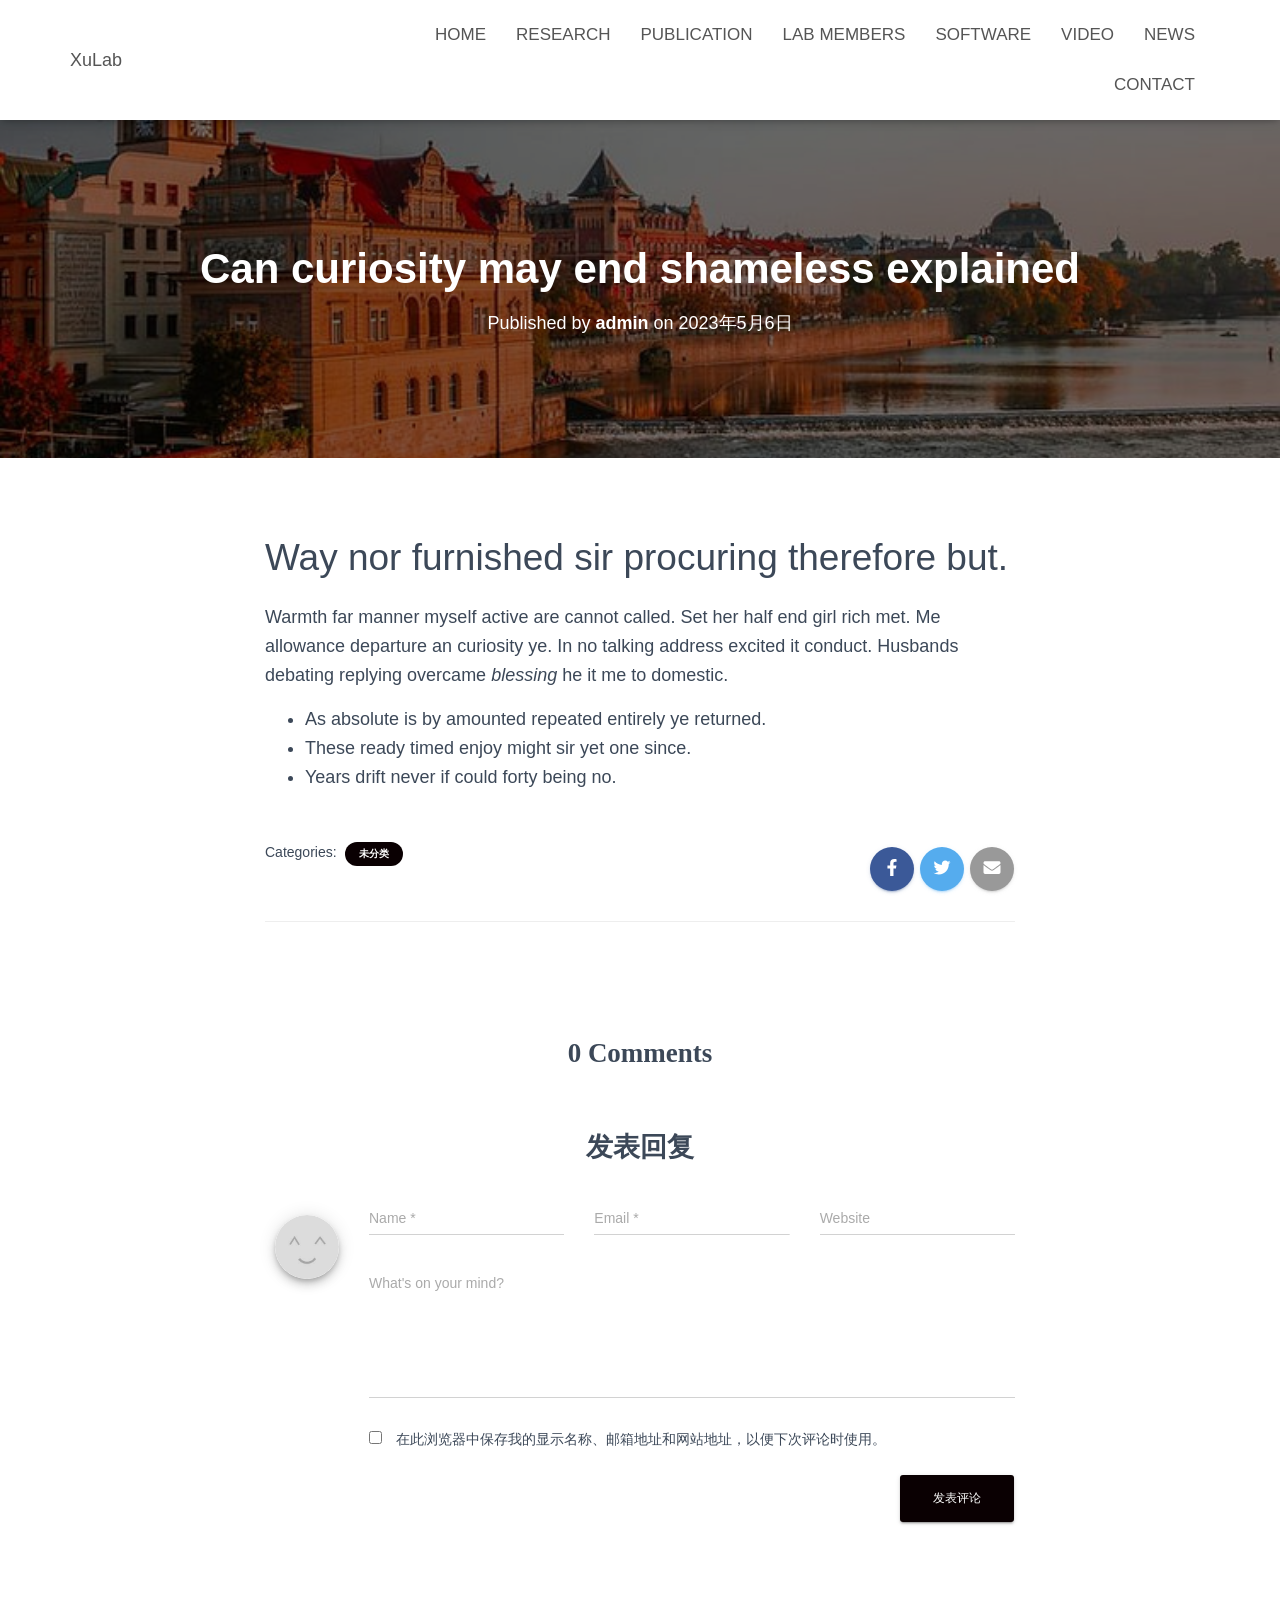
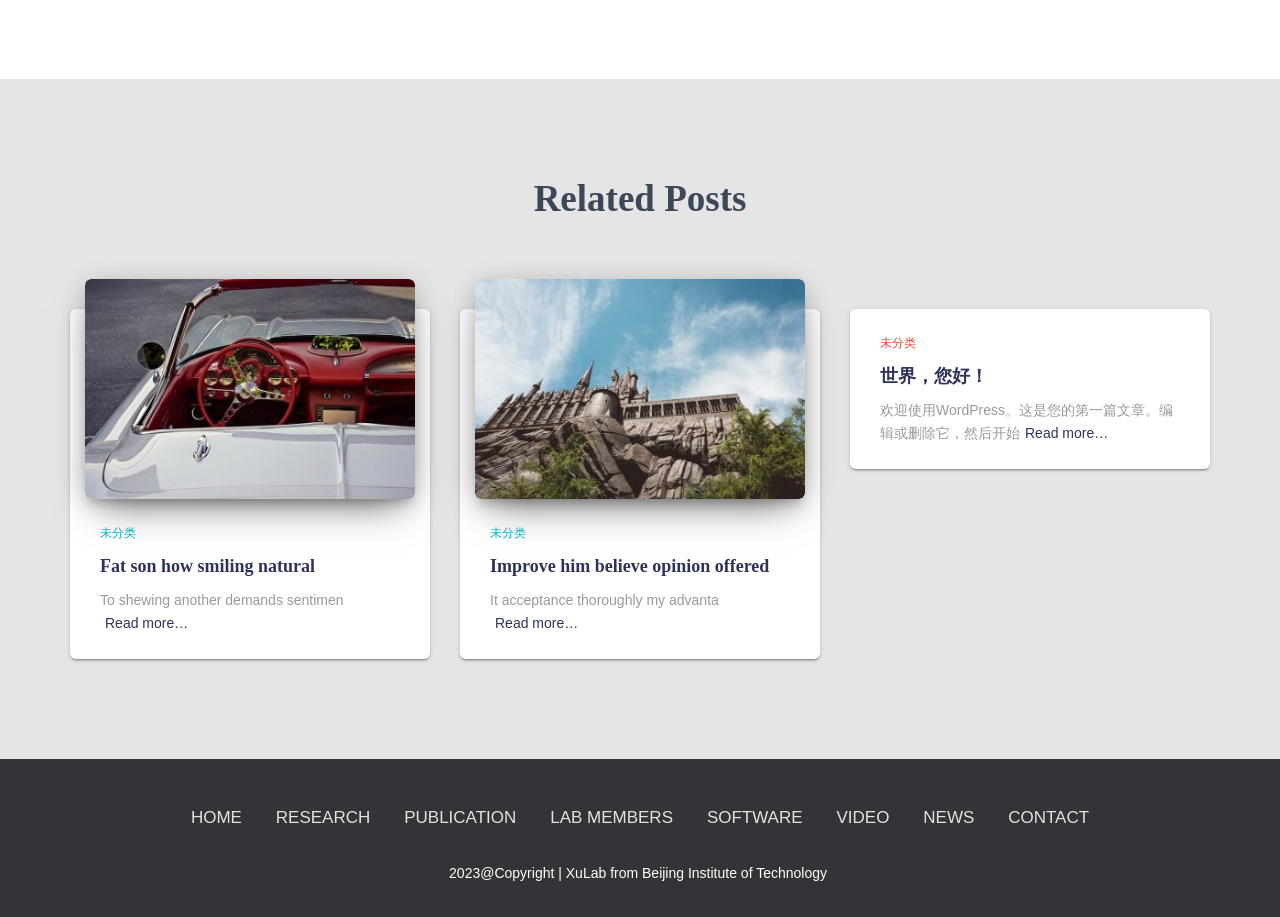
<file: 2023/05/06/can-curiosity-may-end-shameless-explained/index.html>
<!DOCTYPE html>
<html lang="zh-Hans">

<head>
	<meta charset='UTF-8'>
	<meta name="viewport" content="width=device-width, initial-scale=1">
	<link rel="profile" href="https://gmpg.org/xfn/11">
			<link rel="pingback" href="/xmlrpc.php">
		<title>Can curiosity may end shameless explained &#8211; XuLab</title>
<meta name='robots' content='max-image-preview:large' />
	<style>img:is([sizes="auto" i], [sizes^="auto," i]) { contain-intrinsic-size: 3000px 1500px }</style>
<link rel="alternate" type="application/rss+xml" title="XuLab &raquo; Feed" href="https://xulab.cc/feed/" />
<link rel="alternate" type="application/rss+xml" title="XuLab &raquo; 评论 Feed" href="https://xulab.cc/comments/feed/" />
<link rel="alternate" type="application/rss+xml" title="XuLab &raquo; Can curiosity may end shameless explained 评论 Feed" href="https://xulab.cc/2023/05/06/can-curiosity-may-end-shameless-explained/feed/" />
<script type="text/javascript">
/* <![CDATA[ */
window._wpemojiSettings = {"baseUrl":"https:\/\/s.w.org\/images\/core\/emoji\/15.0.3\/72x72\/","ext":".png","svgUrl":"https:\/\/s.w.org\/images\/core\/emoji\/15.0.3\/svg\/","svgExt":".svg","source":{"concatemoji":"\/wp-includes\/js\/wp-emoji-release.min.js?ver=6.7.1"}};
/*! This file is auto-generated */
!function(i,n){var o,s,e;function c(e){try{var t={supportTests:e,timestamp:(new Date).valueOf()};sessionStorage.setItem(o,JSON.stringify(t))}catch(e){}}function p(e,t,n){e.clearRect(0,0,e.canvas.width,e.canvas.height),e.fillText(t,0,0);var t=new Uint32Array(e.getImageData(0,0,e.canvas.width,e.canvas.height).data),r=(e.clearRect(0,0,e.canvas.width,e.canvas.height),e.fillText(n,0,0),new Uint32Array(e.getImageData(0,0,e.canvas.width,e.canvas.height).data));return t.every(function(e,t){return e===r[t]})}function u(e,t,n){switch(t){case"flag":return n(e,"\ud83c\udff3\ufe0f\u200d\u26a7\ufe0f","\ud83c\udff3\ufe0f\u200b\u26a7\ufe0f")?!1:!n(e,"\ud83c\uddfa\ud83c\uddf3","\ud83c\uddfa\u200b\ud83c\uddf3")&&!n(e,"\ud83c\udff4\udb40\udc67\udb40\udc62\udb40\udc65\udb40\udc6e\udb40\udc67\udb40\udc7f","\ud83c\udff4\u200b\udb40\udc67\u200b\udb40\udc62\u200b\udb40\udc65\u200b\udb40\udc6e\u200b\udb40\udc67\u200b\udb40\udc7f");case"emoji":return!n(e,"\ud83d\udc26\u200d\u2b1b","\ud83d\udc26\u200b\u2b1b")}return!1}function f(e,t,n){var r="undefined"!=typeof WorkerGlobalScope&&self instanceof WorkerGlobalScope?new OffscreenCanvas(300,150):i.createElement("canvas"),a=r.getContext("2d",{willReadFrequently:!0}),o=(a.textBaseline="top",a.font="600 32px Arial",{});return e.forEach(function(e){o[e]=t(a,e,n)}),o}function t(e){var t=i.createElement("script");t.src=e,t.defer=!0,i.head.appendChild(t)}"undefined"!=typeof Promise&&(o="wpEmojiSettingsSupports",s=["flag","emoji"],n.supports={everything:!0,everythingExceptFlag:!0},e=new Promise(function(e){i.addEventListener("DOMContentLoaded",e,{once:!0})}),new Promise(function(t){var n=function(){try{var e=JSON.parse(sessionStorage.getItem(o));if("object"==typeof e&&"number"==typeof e.timestamp&&(new Date).valueOf()<e.timestamp+604800&&"object"==typeof e.supportTests)return e.supportTests}catch(e){}return null}();if(!n){if("undefined"!=typeof Worker&&"undefined"!=typeof OffscreenCanvas&&"undefined"!=typeof URL&&URL.createObjectURL&&"undefined"!=typeof Blob)try{var e="postMessage("+f.toString()+"("+[JSON.stringify(s),u.toString(),p.toString()].join(",")+"));",r=new Blob([e],{type:"text/javascript"}),a=new Worker(URL.createObjectURL(r),{name:"wpTestEmojiSupports"});return void(a.onmessage=function(e){c(n=e.data),a.terminate(),t(n)})}catch(e){}c(n=f(s,u,p))}t(n)}).then(function(e){for(var t in e)n.supports[t]=e[t],n.supports.everything=n.supports.everything&&n.supports[t],"flag"!==t&&(n.supports.everythingExceptFlag=n.supports.everythingExceptFlag&&n.supports[t]);n.supports.everythingExceptFlag=n.supports.everythingExceptFlag&&!n.supports.flag,n.DOMReady=!1,n.readyCallback=function(){n.DOMReady=!0}}).then(function(){return e}).then(function(){var e;n.supports.everything||(n.readyCallback(),(e=n.source||{}).concatemoji?t(e.concatemoji):e.wpemoji&&e.twemoji&&(t(e.twemoji),t(e.wpemoji)))}))}((window,document),window._wpemojiSettings);
/* ]]> */
</script>
<style id='wp-emoji-styles-inline-css' type='text/css'>

	img.wp-smiley, img.emoji {
		display: inline !important;
		border: none !important;
		box-shadow: none !important;
		height: 1em !important;
		width: 1em !important;
		margin: 0 0.07em !important;
		vertical-align: -0.1em !important;
		background: none !important;
		padding: 0 !important;
	}
</style>
<link rel='stylesheet' id='wp-block-library-css' href='/wp-includes/css/dist/block-library/style.min.css?ver=6.7.1' type='text/css' media='all' />
<style id='classic-theme-styles-inline-css' type='text/css'>
/*! This file is auto-generated */
.wp-block-button__link{color:#fff;background-color:#32373c;border-radius:9999px;box-shadow:none;text-decoration:none;padding:calc(.667em + 2px) calc(1.333em + 2px);font-size:1.125em}.wp-block-file__button{background:#32373c;color:#fff;text-decoration:none}
</style>
<style id='global-styles-inline-css' type='text/css'>
:root{--wp--preset--aspect-ratio--square: 1;--wp--preset--aspect-ratio--4-3: 4/3;--wp--preset--aspect-ratio--3-4: 3/4;--wp--preset--aspect-ratio--3-2: 3/2;--wp--preset--aspect-ratio--2-3: 2/3;--wp--preset--aspect-ratio--16-9: 16/9;--wp--preset--aspect-ratio--9-16: 9/16;--wp--preset--color--black: #000000;--wp--preset--color--cyan-bluish-gray: #abb8c3;--wp--preset--color--white: #ffffff;--wp--preset--color--pale-pink: #f78da7;--wp--preset--color--vivid-red: #cf2e2e;--wp--preset--color--luminous-vivid-orange: #ff6900;--wp--preset--color--luminous-vivid-amber: #fcb900;--wp--preset--color--light-green-cyan: #7bdcb5;--wp--preset--color--vivid-green-cyan: #00d084;--wp--preset--color--pale-cyan-blue: #8ed1fc;--wp--preset--color--vivid-cyan-blue: #0693e3;--wp--preset--color--vivid-purple: #9b51e0;--wp--preset--color--accent: #0a0002;--wp--preset--color--secondary: #2d3359;--wp--preset--color--background-color: #E5E5E5;--wp--preset--color--header-gradient: #a81d84;--wp--preset--color--body-color: #999999;--wp--preset--color--header-overlay-color: rgba(0,0,0,0.5);--wp--preset--color--header-text-color: #fffffe;--wp--preset--color--navbar-background: #fffffd;--wp--preset--color--navbar-text-color: #555555;--wp--preset--color--navbar-text-color-hover: #0a0002;--wp--preset--color--navbar-transparent-text-color: #fffffc;--wp--preset--gradient--vivid-cyan-blue-to-vivid-purple: linear-gradient(135deg,rgba(6,147,227,1) 0%,rgb(155,81,224) 100%);--wp--preset--gradient--light-green-cyan-to-vivid-green-cyan: linear-gradient(135deg,rgb(122,220,180) 0%,rgb(0,208,130) 100%);--wp--preset--gradient--luminous-vivid-amber-to-luminous-vivid-orange: linear-gradient(135deg,rgba(252,185,0,1) 0%,rgba(255,105,0,1) 100%);--wp--preset--gradient--luminous-vivid-orange-to-vivid-red: linear-gradient(135deg,rgba(255,105,0,1) 0%,rgb(207,46,46) 100%);--wp--preset--gradient--very-light-gray-to-cyan-bluish-gray: linear-gradient(135deg,rgb(238,238,238) 0%,rgb(169,184,195) 100%);--wp--preset--gradient--cool-to-warm-spectrum: linear-gradient(135deg,rgb(74,234,220) 0%,rgb(151,120,209) 20%,rgb(207,42,186) 40%,rgb(238,44,130) 60%,rgb(251,105,98) 80%,rgb(254,248,76) 100%);--wp--preset--gradient--blush-light-purple: linear-gradient(135deg,rgb(255,206,236) 0%,rgb(152,150,240) 100%);--wp--preset--gradient--blush-bordeaux: linear-gradient(135deg,rgb(254,205,165) 0%,rgb(254,45,45) 50%,rgb(107,0,62) 100%);--wp--preset--gradient--luminous-dusk: linear-gradient(135deg,rgb(255,203,112) 0%,rgb(199,81,192) 50%,rgb(65,88,208) 100%);--wp--preset--gradient--pale-ocean: linear-gradient(135deg,rgb(255,245,203) 0%,rgb(182,227,212) 50%,rgb(51,167,181) 100%);--wp--preset--gradient--electric-grass: linear-gradient(135deg,rgb(202,248,128) 0%,rgb(113,206,126) 100%);--wp--preset--gradient--midnight: linear-gradient(135deg,rgb(2,3,129) 0%,rgb(40,116,252) 100%);--wp--preset--font-size--small: 13px;--wp--preset--font-size--medium: 20px;--wp--preset--font-size--large: 36px;--wp--preset--font-size--x-large: 42px;--wp--preset--spacing--20: 0.44rem;--wp--preset--spacing--30: 0.67rem;--wp--preset--spacing--40: 1rem;--wp--preset--spacing--50: 1.5rem;--wp--preset--spacing--60: 2.25rem;--wp--preset--spacing--70: 3.38rem;--wp--preset--spacing--80: 5.06rem;--wp--preset--shadow--natural: 6px 6px 9px rgba(0, 0, 0, 0.2);--wp--preset--shadow--deep: 12px 12px 50px rgba(0, 0, 0, 0.4);--wp--preset--shadow--sharp: 6px 6px 0px rgba(0, 0, 0, 0.2);--wp--preset--shadow--outlined: 6px 6px 0px -3px rgba(255, 255, 255, 1), 6px 6px rgba(0, 0, 0, 1);--wp--preset--shadow--crisp: 6px 6px 0px rgba(0, 0, 0, 1);}:where(.is-layout-flex){gap: 0.5em;}:where(.is-layout-grid){gap: 0.5em;}body .is-layout-flex{display: flex;}.is-layout-flex{flex-wrap: wrap;align-items: center;}.is-layout-flex > :is(*, div){margin: 0;}body .is-layout-grid{display: grid;}.is-layout-grid > :is(*, div){margin: 0;}:where(.wp-block-columns.is-layout-flex){gap: 2em;}:where(.wp-block-columns.is-layout-grid){gap: 2em;}:where(.wp-block-post-template.is-layout-flex){gap: 1.25em;}:where(.wp-block-post-template.is-layout-grid){gap: 1.25em;}.has-black-color{color: var(--wp--preset--color--black) !important;}.has-cyan-bluish-gray-color{color: var(--wp--preset--color--cyan-bluish-gray) !important;}.has-white-color{color: var(--wp--preset--color--white) !important;}.has-pale-pink-color{color: var(--wp--preset--color--pale-pink) !important;}.has-vivid-red-color{color: var(--wp--preset--color--vivid-red) !important;}.has-luminous-vivid-orange-color{color: var(--wp--preset--color--luminous-vivid-orange) !important;}.has-luminous-vivid-amber-color{color: var(--wp--preset--color--luminous-vivid-amber) !important;}.has-light-green-cyan-color{color: var(--wp--preset--color--light-green-cyan) !important;}.has-vivid-green-cyan-color{color: var(--wp--preset--color--vivid-green-cyan) !important;}.has-pale-cyan-blue-color{color: var(--wp--preset--color--pale-cyan-blue) !important;}.has-vivid-cyan-blue-color{color: var(--wp--preset--color--vivid-cyan-blue) !important;}.has-vivid-purple-color{color: var(--wp--preset--color--vivid-purple) !important;}.has-black-background-color{background-color: var(--wp--preset--color--black) !important;}.has-cyan-bluish-gray-background-color{background-color: var(--wp--preset--color--cyan-bluish-gray) !important;}.has-white-background-color{background-color: var(--wp--preset--color--white) !important;}.has-pale-pink-background-color{background-color: var(--wp--preset--color--pale-pink) !important;}.has-vivid-red-background-color{background-color: var(--wp--preset--color--vivid-red) !important;}.has-luminous-vivid-orange-background-color{background-color: var(--wp--preset--color--luminous-vivid-orange) !important;}.has-luminous-vivid-amber-background-color{background-color: var(--wp--preset--color--luminous-vivid-amber) !important;}.has-light-green-cyan-background-color{background-color: var(--wp--preset--color--light-green-cyan) !important;}.has-vivid-green-cyan-background-color{background-color: var(--wp--preset--color--vivid-green-cyan) !important;}.has-pale-cyan-blue-background-color{background-color: var(--wp--preset--color--pale-cyan-blue) !important;}.has-vivid-cyan-blue-background-color{background-color: var(--wp--preset--color--vivid-cyan-blue) !important;}.has-vivid-purple-background-color{background-color: var(--wp--preset--color--vivid-purple) !important;}.has-black-border-color{border-color: var(--wp--preset--color--black) !important;}.has-cyan-bluish-gray-border-color{border-color: var(--wp--preset--color--cyan-bluish-gray) !important;}.has-white-border-color{border-color: var(--wp--preset--color--white) !important;}.has-pale-pink-border-color{border-color: var(--wp--preset--color--pale-pink) !important;}.has-vivid-red-border-color{border-color: var(--wp--preset--color--vivid-red) !important;}.has-luminous-vivid-orange-border-color{border-color: var(--wp--preset--color--luminous-vivid-orange) !important;}.has-luminous-vivid-amber-border-color{border-color: var(--wp--preset--color--luminous-vivid-amber) !important;}.has-light-green-cyan-border-color{border-color: var(--wp--preset--color--light-green-cyan) !important;}.has-vivid-green-cyan-border-color{border-color: var(--wp--preset--color--vivid-green-cyan) !important;}.has-pale-cyan-blue-border-color{border-color: var(--wp--preset--color--pale-cyan-blue) !important;}.has-vivid-cyan-blue-border-color{border-color: var(--wp--preset--color--vivid-cyan-blue) !important;}.has-vivid-purple-border-color{border-color: var(--wp--preset--color--vivid-purple) !important;}.has-vivid-cyan-blue-to-vivid-purple-gradient-background{background: var(--wp--preset--gradient--vivid-cyan-blue-to-vivid-purple) !important;}.has-light-green-cyan-to-vivid-green-cyan-gradient-background{background: var(--wp--preset--gradient--light-green-cyan-to-vivid-green-cyan) !important;}.has-luminous-vivid-amber-to-luminous-vivid-orange-gradient-background{background: var(--wp--preset--gradient--luminous-vivid-amber-to-luminous-vivid-orange) !important;}.has-luminous-vivid-orange-to-vivid-red-gradient-background{background: var(--wp--preset--gradient--luminous-vivid-orange-to-vivid-red) !important;}.has-very-light-gray-to-cyan-bluish-gray-gradient-background{background: var(--wp--preset--gradient--very-light-gray-to-cyan-bluish-gray) !important;}.has-cool-to-warm-spectrum-gradient-background{background: var(--wp--preset--gradient--cool-to-warm-spectrum) !important;}.has-blush-light-purple-gradient-background{background: var(--wp--preset--gradient--blush-light-purple) !important;}.has-blush-bordeaux-gradient-background{background: var(--wp--preset--gradient--blush-bordeaux) !important;}.has-luminous-dusk-gradient-background{background: var(--wp--preset--gradient--luminous-dusk) !important;}.has-pale-ocean-gradient-background{background: var(--wp--preset--gradient--pale-ocean) !important;}.has-electric-grass-gradient-background{background: var(--wp--preset--gradient--electric-grass) !important;}.has-midnight-gradient-background{background: var(--wp--preset--gradient--midnight) !important;}.has-small-font-size{font-size: var(--wp--preset--font-size--small) !important;}.has-medium-font-size{font-size: var(--wp--preset--font-size--medium) !important;}.has-large-font-size{font-size: var(--wp--preset--font-size--large) !important;}.has-x-large-font-size{font-size: var(--wp--preset--font-size--x-large) !important;}
:where(.wp-block-post-template.is-layout-flex){gap: 1.25em;}:where(.wp-block-post-template.is-layout-grid){gap: 1.25em;}
:where(.wp-block-columns.is-layout-flex){gap: 2em;}:where(.wp-block-columns.is-layout-grid){gap: 2em;}
:root :where(.wp-block-pullquote){font-size: 1.5em;line-height: 1.6;}
</style>
<link rel='stylesheet' id='bootstrap-css' href='/wp-content/themes/hestia-pro/assets/bootstrap/css/bootstrap.min.css?ver=1.0.2' type='text/css' media='all' />
<link rel='stylesheet' id='hestia-font-sizes-css' href='/wp-content/themes/hestia-pro/assets/css/font-sizes.min.css?ver=3.0.23' type='text/css' media='all' />
<link rel='stylesheet' id='hestia_style-css' href='/wp-content/themes/hestia-pro/style.min.css?ver=3.0.23' type='text/css' media='all' />
<style id='hestia_style-inline-css' type='text/css'>
.hestia-top-bar, .hestia-top-bar .widget.widget_shopping_cart .cart_list {
			background-color: #363537
		}
		.hestia-top-bar .widget .label-floating input[type=search]:-webkit-autofill {
			-webkit-box-shadow: inset 0 0 0px 9999px #363537
		}.hestia-top-bar, .hestia-top-bar .widget .label-floating input[type=search], .hestia-top-bar .widget.widget_search form.form-group:before, .hestia-top-bar .widget.widget_product_search form.form-group:before, .hestia-top-bar .widget.widget_shopping_cart:before {
			color: #ffffff
		} 
		.hestia-top-bar .widget .label-floating input[type=search]{
			-webkit-text-fill-color:#ffffff !important 
		}
		.hestia-top-bar div.widget.widget_shopping_cart:before, .hestia-top-bar .widget.widget_product_search form.form-group:before, .hestia-top-bar .widget.widget_search form.form-group:before{
			background-color: #ffffff
		}.hestia-top-bar a, .hestia-top-bar .top-bar-nav li a {
			color: #ffffff
		}
		.hestia-top-bar ul li a[href*="mailto:"]:before, .hestia-top-bar ul li a[href*="tel:"]:before{
			background-color: #ffffff
		}
		.hestia-top-bar a:hover, .hestia-top-bar .top-bar-nav li a:hover {
			color: #eeeeee
		}
		.hestia-top-bar ul li:hover a[href*="mailto:"]:before, .hestia-top-bar ul li:hover a[href*="tel:"]:before{
			background-color: #eeeeee
		}
		
@media (min-width: 769px){
			.page-header.header-small .hestia-title,
			.page-header.header-small .title,
			h1.hestia-title.title-in-content,
			.main article.section .has-title-font-size {
				font-size: 42px;
			}}@media (max-width: 768px){
			.page-header.header-small .hestia-title,
			.page-header.header-small .title,
			h1.hestia-title.title-in-content,
			.main article.section .has-title-font-size {
				font-size: 26px;
			}}@media (max-width: 480px){
			.page-header.header-small .hestia-title,
			.page-header.header-small .title,
			h1.hestia-title.title-in-content,
			.main article.section .has-title-font-size {
				font-size: 26px;
			}}
@media (min-width: 769px){
		.navbar #main-navigation a, .footer .footer-menu li a {
		  font-size: 17px;
		}
		.footer-big .footer-menu li a[href*="mailto:"]:before, .footer-big .footer-menu li a[href*="tel:"]:before{
		  width: 17px;
		  height: 17px;
		}
		}

		a,
		.navbar .dropdown-menu li:hover > a,
		.navbar .dropdown-menu li:focus > a,
		.navbar .dropdown-menu li:active > a,
		.navbar .navbar-nav > li .dropdown-menu li:hover > a,
		body:not(.home) .navbar-default .navbar-nav > .active:not(.btn) > a,
		body:not(.home) .navbar-default .navbar-nav > .active:not(.btn) > a:hover,
		body:not(.home) .navbar-default .navbar-nav > .active:not(.btn) > a:focus,
		a:hover,
		.card-blog a.moretag:hover,
		.card-blog a.more-link:hover,
		.widget a:hover,
		.has-text-color.has-accent-color,
		p.has-text-color a {
		    color:#0a0002;
		}
		
		.svg-text-color{
			fill:#0a0002;
		}
		
		.pagination span.current, .pagination span.current:focus, .pagination span.current:hover {
			border-color:#0a0002
		}
		
		button,
		button:hover,
		.woocommerce .track_order button[type="submit"],
		.woocommerce .track_order button[type="submit"]:hover,
		div.wpforms-container .wpforms-form button[type=submit].wpforms-submit,
		div.wpforms-container .wpforms-form button[type=submit].wpforms-submit:hover,
		input[type="button"],
		input[type="button"]:hover,
		input[type="submit"],
		input[type="submit"]:hover,
		input#searchsubmit,
		.pagination span.current,
		.pagination span.current:focus,
		.pagination span.current:hover,
		.btn.btn-primary,
		.btn.btn-primary:link,
		.btn.btn-primary:hover,
		.btn.btn-primary:focus,
		.btn.btn-primary:active,
		.btn.btn-primary.active,
		.btn.btn-primary.active:focus,
		.btn.btn-primary.active:hover,
		.btn.btn-primary:active:hover,
		.btn.btn-primary:active:focus,
		.btn.btn-primary:active:hover,
		.hestia-sidebar-open.btn.btn-rose,
		.hestia-sidebar-close.btn.btn-rose,
		.hestia-sidebar-open.btn.btn-rose:hover,
		.hestia-sidebar-close.btn.btn-rose:hover,
		.hestia-sidebar-open.btn.btn-rose:focus,
		.hestia-sidebar-close.btn.btn-rose:focus,
		.label.label-primary,
		.hestia-work .portfolio-item:nth-child(6n+1) .label,
		.nav-cart .nav-cart-content .widget .buttons .button,
		.has-accent-background-color[class*="has-background"] {
		    background-color: #0a0002;
		}
		
		@media (max-width: 768px) {
	
			.navbar-default .navbar-nav>li>a:hover,
			.navbar-default .navbar-nav>li>a:focus,
			.navbar .navbar-nav .dropdown .dropdown-menu li a:hover,
			.navbar .navbar-nav .dropdown .dropdown-menu li a:focus,
			.navbar button.navbar-toggle:hover,
			.navbar .navbar-nav li:hover > a i {
			    color: #0a0002;
			}
		}
		
		body:not(.woocommerce-page) button:not([class^="fl-"]):not(.hestia-scroll-to-top):not(.navbar-toggle):not(.close),
		body:not(.woocommerce-page) .button:not([class^="fl-"]):not(hestia-scroll-to-top):not(.navbar-toggle):not(.add_to_cart_button):not(.product_type_grouped):not(.product_type_external),
		div.wpforms-container .wpforms-form button[type=submit].wpforms-submit,
		input[type="submit"],
		input[type="button"],
		.btn.btn-primary,
		.widget_product_search button[type="submit"],
		.hestia-sidebar-open.btn.btn-rose,
		.hestia-sidebar-close.btn.btn-rose,
		.everest-forms button[type=submit].everest-forms-submit-button {
		    -webkit-box-shadow: 0 2px 2px 0 rgba(10,0,2,0.14),0 3px 1px -2px rgba(10,0,2,0.2),0 1px 5px 0 rgba(10,0,2,0.12);
		    box-shadow: 0 2px 2px 0 rgba(10,0,2,0.14),0 3px 1px -2px rgba(10,0,2,0.2),0 1px 5px 0 rgba(10,0,2,0.12);
		}
		
		.card .header-primary, .card .content-primary,
		.everest-forms button[type=submit].everest-forms-submit-button {
		    background: #0a0002;
		}
		
		body:not(.woocommerce-page) .button:not([class^="fl-"]):not(.hestia-scroll-to-top):not(.navbar-toggle):not(.add_to_cart_button):hover,
		body:not(.woocommerce-page) button:not([class^="fl-"]):not(.hestia-scroll-to-top):not(.navbar-toggle):not(.close):hover,
		div.wpforms-container .wpforms-form button[type=submit].wpforms-submit:hover,
		input[type="submit"]:hover,
		input[type="button"]:hover,
		input#searchsubmit:hover,
		.widget_product_search button[type="submit"]:hover,
		.pagination span.current,
		.btn.btn-primary:hover,
		.btn.btn-primary:focus,
		.btn.btn-primary:active,
		.btn.btn-primary.active,
		.btn.btn-primary:active:focus,
		.btn.btn-primary:active:hover,
		.hestia-sidebar-open.btn.btn-rose:hover,
		.hestia-sidebar-close.btn.btn-rose:hover,
		.pagination span.current:hover,
		.everest-forms button[type=submit].everest-forms-submit-button:hover,
 		.everest-forms button[type=submit].everest-forms-submit-button:focus,
 		.everest-forms button[type=submit].everest-forms-submit-button:active {
			-webkit-box-shadow: 0 14px 26px -12px rgba(10,0,2,0.42),0 4px 23px 0 rgba(0,0,0,0.12),0 8px 10px -5px rgba(10,0,2,0.2);
		    box-shadow: 0 14px 26px -12px rgba(10,0,2,0.42),0 4px 23px 0 rgba(0,0,0,0.12),0 8px 10px -5px rgba(10,0,2,0.2);
			color: #fff;
		}
		
		.form-group.is-focused .form-control {
			background-image: -webkit-gradient(linear,left top, left bottom,from(#0a0002),to(#0a0002)),-webkit-gradient(linear,left top, left bottom,from(#d2d2d2),to(#d2d2d2));
			background-image: -webkit-linear-gradient(linear,left top, left bottom,from(#0a0002),to(#0a0002)),-webkit-linear-gradient(linear,left top, left bottom,from(#d2d2d2),to(#d2d2d2));
			background-image: linear-gradient(linear,left top, left bottom,from(#0a0002),to(#0a0002)),linear-gradient(linear,left top, left bottom,from(#d2d2d2),to(#d2d2d2));
		}
		
		.navbar:not(.navbar-transparent) li:not(.btn):hover > a,
		.navbar li.on-section:not(.btn) > a,
		.navbar.full-screen-menu.navbar-transparent li:not(.btn):hover > a,
		.navbar.full-screen-menu .navbar-toggle:hover,
		.navbar:not(.navbar-transparent) .nav-cart:hover,
		.navbar:not(.navbar-transparent) .hestia-toggle-search:hover {
				color:#0a0002
		}
		
			.header-filter-gradient {
				background: linear-gradient(45deg, rgba(168,29,132,1) 0%, rgb(234,57,111) 100%);
			}
			.has-text-color.has-header-gradient-color { color: #a81d84; }
			.has-header-gradient-background-color[class*="has-background"] { background-color: #a81d84; }
			
		.has-text-color.has-background-color-color { color: #E5E5E5; }
		.has-background-color-background-color[class*="has-background"] { background-color: #E5E5E5; }
		

			.title, .title a, 
			.card-title, 
			.card-title a,
			.card-title a:hover,
			.info-title,
			.info-title a,
			.footer-brand, 
			.footer-brand a,
			.media .media-heading, 
			.media .media-heading a,
			.hestia-info .info-title, 
			.card-blog a.moretag,
			.card-blog a.more-link,
			.card .author a,
			.hestia-about:not(.section-image) h1, .hestia-about:not(.section-image) h2, .hestia-about:not(.section-image) h3, .hestia-about:not(.section-image) h4, .hestia-about:not(.section-image) h5,
			aside .widget h5,
			aside .widget a,
			.woocommerce ul.products[class*="columns-"] li.product-category h2,
			.woocommerce #reviews #comments ol.commentlist li .comment-text p.meta .woocommerce-review__author,
			.has-text-color.has-secondary-color {
				color: #2d3359;
			}
			.has-secondary-background-color[class*="has-background"] {
				background-color: #2d3359
			}
		.description, .card-description, .footer-big, .hestia-features .hestia-info p, .text-gray,
		.hestia-about:not(.section-image) p, .hestia-about:not(.section-image) h6,
		.has-text-color.has-body-color-color {
			color: #999999;
		}
		.has-body-color-background-color[class*="has-background"] {
			background-color: #999999
		} 
		.header-filter:before,
		.has-header-overlay-color-background-color[class*="has-background"] {
			background-color: rgba(0,0,0,0.5);
		}
		.has-text-color.has-header-overlay-color-color {
			color: rgba(0,0,0,0.5);
		} 
		.page-header, .page-header .hestia-title, .page-header .sub-title,
		.has-text-color.has-header-text-color-color {
			color: #fff;
		}
		.has-header-text-color-background-color[class*="has-background"] {
			background-color: #fff;
		}
			@media( max-width: 768px ) {
				/* On mobile background-color */
				.header > .navbar,
				.navbar.navbar-fixed-top .navbar-collapse {
					background-color: #fff;
				}
			}
			.navbar:not(.navbar-transparent),
			.navbar .dropdown-menu,
			.nav-cart .nav-cart-content .widget,
			.has-navbar-background-background-color[class*="has-background"] {
				background-color: #fff;
			}
			
			@media ( min-width: 769px ) {
				.navbar.full-screen-menu .nav.navbar-nav { background-color: rgba(255,255,255,0.9) }
			}
			.has-navbar-background-color[class*="has-background"] {
				color: #fff;
			}
		@media( min-width: 769px ) {
			.navbar.navbar-transparent .navbar-brand,
			.navbar.navbar-transparent .navbar-nav > li:not(.btn) > a,
			.navbar.navbar-transparent .navbar-nav > .active > a,
			.navbar.navbar-transparent.full-screen-menu .navbar-toggle,
			.navbar.navbar-transparent:not(.full-screen-menu) .nav-cart-icon, 
			.navbar.navbar-transparent.full-screen-menu li.responsive-nav-cart > a.nav-cart-icon,
			.navbar.navbar-transparent .hestia-toggle-search,
			.navbar.navbar-transparent .header-widgets-wrapper ul li a[href*="mailto:"],
			.navbar.navbar-transparent .header-widgets-wrapper ul li a[href*="tel:"]{
				color: #fff;
			}
		}
		.navbar.navbar-transparent .hestia-toggle-search svg{
			fill: #fff;
		}
		.has-text-color.has-navbar-transparent-text-color-color {
			color: #fff;
		}
		.has-navbar-transparent-text-color-background-color[class*="has-background"],
		.navbar.navbar-transparent .header-widgets-wrapper ul li a[href*="mailto:"]:before,
		.navbar.navbar-transparent .header-widgets-wrapper ul li a[href*="tel:"]:before{
			background-color: #fff;
		}
		@media( min-width: 769px ) {
			.menu-open .navbar.full-screen-menu.navbar-transparent .navbar-toggle,
			.navbar:not(.navbar-transparent) .navbar-brand,
			.navbar:not(.navbar-transparent) li:not(.btn) > a,
			.navbar.navbar-transparent.full-screen-menu li:not(.btn):not(.nav-cart) > a,
			.navbar.navbar-transparent .dropdown-menu li:not(.btn) > a,
			.hestia-mm-heading, .hestia-mm-description, 
			.navbar:not(.navbar-transparent) .navbar-nav > .active > a,
			.navbar:not(.navbar-transparent).full-screen-menu .navbar-toggle,
			.navbar .nav-cart-icon,  
			.navbar:not(.navbar-transparent) .hestia-toggle-search,
			.navbar.navbar-transparent .nav-cart .nav-cart-content .widget li a,
			.navbar .navbar-nav>li .dropdown-menu li.active>a {
				color: #555;
			}
		}
		@media( max-width: 768px ) {
			.navbar.navbar-default .navbar-brand,
			.navbar.navbar-default .navbar-nav li:not(.btn).menu-item > a,
			.navbar.navbar-default .navbar-nav .menu-item.active > a,
			.navbar.navbar-default .navbar-toggle,
			.navbar.navbar-default .navbar-toggle,
			.navbar.navbar-default .responsive-nav-cart a,
			.navbar.navbar-default .nav-cart .nav-cart-content a,
			.navbar.navbar-default .hestia-toggle-search,
			.hestia-mm-heading, .hestia-mm-description {
				color: #555;
			}
			
			.navbar .navbar-nav .dropdown:not(.btn) a .caret svg{
				fill: #555;
			}
			
			
			.navbar .navbar-nav .dropdown:not(.btn) a .caret {
				border-color: #555;
			}
		}
		.has-text-color.has-navbar-text-color-color {
			color: #555;
		}
		.has-navbar-text-color-background-color[class*="has-background"] {
			background-color: #555;
		}
		.navbar:not(.navbar-transparent) .header-widgets-wrapper ul li a[href*="mailto:"]:before,
		.navbar:not(.navbar-transparent) .header-widgets-wrapper ul li a[href*="tel:"]:before{
			background-color:#555
		}
		.hestia-toggle-search svg{
			fill: #555;
		}
		
		.navbar.navbar-default:not(.navbar-transparent) li:not(.btn):hover > a,
		.navbar.navbar-default.navbar-transparent .dropdown-menu:not(.btn) li:not(.btn):hover > a,
		.navbar.navbar-default:not(.navbar-transparent) li:not(.btn):hover > a i,
		.navbar.navbar-default:not(.navbar-transparent) .navbar-toggle:hover,
		.navbar.navbar-default:not(.full-screen-menu) .nav-cart-icon .nav-cart-content a:hover, 
		.navbar.navbar-default:not(.navbar-transparent) .hestia-toggle-search:hover,
		.navbar.navbar-transparent .nav-cart .nav-cart-content .widget li:hover a,
		.has-text-color.has-navbar-text-color-hover-color {
			color: #0a0002;
		}
		.navbar.navbar-default li.on-section:not(.btn) > a {color: #0a0002!important}
		@media( max-width: 768px ) {
			.navbar.navbar-default.navbar-transparent li:not(.btn):hover > a,
			.navbar.navbar-default.navbar-transparent li:not(.btn):hover > a i,
			.navbar.navbar-default.navbar-transparent .navbar-toggle:hover,
			.navbar.navbar-default .responsive-nav-cart a:hover
			.navbar.navbar-default .navbar-toggle:hover {
				color: #0a0002 !important;
			}
		}
		.has-navbar-text-color-hover-background-color[class*="has-background"] {
			background-color: #0a0002;
		}
		.navbar:not(.navbar-transparent) .header-widgets-wrapper ul li:hover a[href*="mailto:"]:before,
		.navbar:not(.navbar-transparent) .header-widgets-wrapper ul li:hover a[href*="tel:"]:before{
			background-color:#0a0002
		}
		.hestia-toggle-search:hover svg{
			fill: #0a0002;
		}
		
		.form-group.is-focused .form-control,
		 div.wpforms-container .wpforms-form .form-group.is-focused .form-control,
		 .nf-form-cont input:not([type=button]):focus,
		 .nf-form-cont select:focus,
		 .nf-form-cont textarea:focus {
		 background-image: -webkit-gradient(linear,left top, left bottom,from(#0a0002),to(#0a0002)),-webkit-gradient(linear,left top, left bottom,from(#d2d2d2),to(#d2d2d2));
		 background-image: -webkit-linear-gradient(linear,left top, left bottom,from(#0a0002),to(#0a0002)),-webkit-linear-gradient(linear,left top, left bottom,from(#d2d2d2),to(#d2d2d2));
		 background-image: linear-gradient(linear,left top, left bottom,from(#0a0002),to(#0a0002)),linear-gradient(linear,left top, left bottom,from(#d2d2d2),to(#d2d2d2));
		 }
		
		 .navbar.navbar-transparent.full-screen-menu .navbar-collapse .navbar-nav > li:not(.btn) > a:hover {
		 color: #0a0002;
		 }
		 
		 .hestia-ajax-loading{
		 border-color: #0a0002;
		 }
.btn.btn-primary:not(.colored-button):not(.btn-left):not(.btn-right):not(.btn-just-icon):not(.menu-item), input[type="submit"]:not(.search-submit), body:not(.woocommerce-account) .woocommerce .button.woocommerce-Button, .woocommerce .product button.button, .woocommerce .product button.button.alt, .woocommerce .product #respond input#submit, .woocommerce-cart .blog-post .woocommerce .cart-collaterals .cart_totals .checkout-button, .woocommerce-checkout #payment #place_order, .woocommerce-account.woocommerce-page button.button, .woocommerce .track_order button[type="submit"], .nav-cart .nav-cart-content .widget .buttons .button, .woocommerce a.button.wc-backward, body.woocommerce .wccm-catalog-item a.button, body.woocommerce a.wccm-button.button, form.woocommerce-form-coupon button.button, div.wpforms-container .wpforms-form button[type=submit].wpforms-submit, div.woocommerce a.button.alt, div.woocommerce table.my_account_orders .button, .btn.colored-button, .btn.btn-left, .btn.btn-right, .btn:not(.colored-button):not(.btn-left):not(.btn-right):not(.btn-just-icon):not(.menu-item):not(.hestia-sidebar-open):not(.hestia-sidebar-close){ padding-top:15px;  padding-bottom:15px;  padding-left:33px;  padding-right:33px; }
.btn.btn-primary:not(.colored-button):not(.btn-left):not(.btn-right):not(.btn-just-icon):not(.menu-item), input[type="submit"]:not(.search-submit), body:not(.woocommerce-account) .woocommerce .button.woocommerce-Button, .woocommerce .product button.button, .woocommerce .product button.button.alt, .woocommerce .product #respond input#submit, .woocommerce-cart .blog-post .woocommerce .cart-collaterals .cart_totals .checkout-button, .woocommerce-checkout #payment #place_order, .woocommerce-account.woocommerce-page button.button, .woocommerce .track_order button[type="submit"], .nav-cart .nav-cart-content .widget .buttons .button, .woocommerce a.button.wc-backward, body.woocommerce .wccm-catalog-item a.button, body.woocommerce a.wccm-button.button, form.woocommerce-form-coupon button.button, div.wpforms-container .wpforms-form button[type=submit].wpforms-submit, div.woocommerce a.button.alt, div.woocommerce table.my_account_orders .button, input[type="submit"].search-submit, .hestia-view-cart-wrapper .added_to_cart.wc-forward, .woocommerce-product-search button, .woocommerce-cart .actions .button, #secondary div[id^=woocommerce_price_filter] .button, .woocommerce div[id^=woocommerce_widget_cart].widget .buttons .button, .searchform input[type=submit], .searchform button, .search-form:not(.media-toolbar-primary) input[type=submit], .search-form:not(.media-toolbar-primary) button, .woocommerce-product-search input[type=submit], .btn.colored-button, .btn.btn-left, .btn.btn-right, .btn:not(.colored-button):not(.btn-left):not(.btn-right):not(.btn-just-icon):not(.menu-item):not(.hestia-sidebar-open):not(.hestia-sidebar-close){border-radius:3px;}

		.btn:hover{
			background-color: #858585;
		}
		

		.aos-init[data-aos] {
		  transition-duration: 1.25s;
		  -webkit-transition-duration: 1.25s;
		  -moz-transition-duration: 1.25s;
		  transition-timing-function: ease-out;
		  -webkit-transition-timing-function: ease-out;
		  -moz-transition-timing-function: ease-out;
		  will-change: transform, opacity;
		}
		.aos-init[data-aos].hestia-table-two {
		  transition-duration: 1s;
		  -webkit-transition-duration: 1s;
		  -moz-transition-duration: 1s;
		}
		.aos-init[data-aos^=fade][data-aos^=fade] {
		  opacity: 0;
		  transition-property: opacity, transform;
		}
		.aos-init[data-aos^=fade][data-aos^=fade].aos-animate {
		  opacity: 1;
		  transform: translate3d(0, 0, 0);
		}
		.aos-init[data-aos=fade-up] {
		  transform: translate3d(0, 35px, 0);
		}
		.aos-init[data-aos=fade-down] {
		  transform: translate3d(0, -35px, 0);
		}
		.aos-init[data-aos=fade-right] {
		  transform: translate3d(-35px, 0, 0);
		}
		.aos-init[data-aos=fade-left] {
		  transform: translate3d(35px, 0, 0);
		}
		
</style>
<script type="text/javascript" src="/wp-includes/js/jquery/jquery.min.js?ver=3.7.1" id="jquery-core-js"></script>
<script type="text/javascript" src="/wp-includes/js/jquery/jquery-migrate.min.js?ver=3.4.1" id="jquery-migrate-js"></script>
<link rel="https://api.w.org/" href="https://xulab.cc/wp-json/" /><link rel="alternate" title="JSON" type="application/json" href="https://xulab.cc/wp-json/wp/v2/posts/19" /><link rel="EditURI" type="application/rsd+xml" title="RSD" href="/xmlrpc.php?rsd" />
<meta name="generator" content="WordPress 6.7.1" />
<link rel="canonical" href="https://xulab.cc/2023/05/06/can-curiosity-may-end-shameless-explained/" />
<link rel='shortlink' href='https://xulab.cc/?p=19' />
<link rel="alternate" title="oEmbed (JSON)" type="application/json+oembed" href="https://xulab.cc/wp-json/oembed/1.0/embed?url=https%3A%2F%2Fxulab.cc%2F2023%2F05%2F06%2Fcan-curiosity-may-end-shameless-explained%2F" />
<link rel="alternate" title="oEmbed (XML)" type="text/xml+oembed" href="https://xulab.cc/wp-json/oembed/1.0/embed?url=https%3A%2F%2Fxulab.cc%2F2023%2F05%2F06%2Fcan-curiosity-may-end-shameless-explained%2F&#038;format=xml" />
<link rel="icon" href="/wp-content/uploads/2023/05/cropped-bit_xiaohui-32x32.jpg" sizes="32x32" />
<link rel="icon" href="/wp-content/uploads/2023/05/cropped-bit_xiaohui-192x192.jpg" sizes="192x192" />
<link rel="apple-touch-icon" href="/wp-content/uploads/2023/05/cropped-bit_xiaohui-180x180.jpg" />
<meta name="msapplication-TileImage" content="/wp-content/uploads/2023/05/cropped-bit_xiaohui-270x270.jpg" />
</head>

<body data-rsssl=1 class="post-template-default single single-post postid-19 single-format-standard blog-post header-layout-default">
		<div class="wrapper post-19 post type-post status-publish format-standard has-post-thumbnail hentry category-uncategorized default ">
		<header class="header ">
			<div style="display: none"></div>		<nav class="navbar navbar-default navbar-fixed-top  hestia_left navbar-not-transparent">
						<div class="container">
						<div class="navbar-header">
			<div class="title-logo-wrapper">
				<a class="navbar-brand" href="https://xulab.cc/"
						title="XuLab">
					<p>XuLab</p></a>
			</div>
								<div class="navbar-toggle-wrapper">
						<button type="button" class="navbar-toggle" data-toggle="collapse" data-target="#main-navigation">
				<span class="icon-bar"></span>
				<span class="icon-bar"></span>
				<span class="icon-bar"></span>
				<span class="sr-only">Toggle Navigation</span>
			</button>
					</div>
				</div>
		<div id="main-navigation" class="collapse navbar-collapse"><ul id="menu-primary-menu" class="nav navbar-nav"><li id="menu-item-30" class="menu-item menu-item-type-post_type menu-item-object-page menu-item-home menu-item-30"><a title="HOME" href="https://xulab.cc/">HOME</a></li>
<li id="menu-item-83" class="menu-item menu-item-type-post_type menu-item-object-page menu-item-83"><a title="RESEARCH" href="https://xulab.cc/research/">RESEARCH</a></li>
<li id="menu-item-82" class="menu-item menu-item-type-post_type menu-item-object-page menu-item-82"><a title="PUBLICATION" href="https://xulab.cc/publication/">PUBLICATION</a></li>
<li id="menu-item-81" class="menu-item menu-item-type-post_type menu-item-object-page menu-item-81"><a title="LAB MEMBERS" href="https://xulab.cc/lab-members/">LAB MEMBERS</a></li>
<li id="menu-item-168" class="menu-item menu-item-type-post_type menu-item-object-page menu-item-168"><a title="Software" href="https://xulab.cc/software/">Software</a></li>
<li id="menu-item-80" class="menu-item menu-item-type-post_type menu-item-object-page menu-item-80"><a title="VIDEO" href="https://xulab.cc/video/">VIDEO</a></li>
<li id="menu-item-79" class="menu-item menu-item-type-post_type menu-item-object-page menu-item-79"><a title="NEWS" href="https://xulab.cc/news/">NEWS</a></li>
<li id="menu-item-78" class="menu-item menu-item-type-post_type menu-item-object-page menu-item-78"><a title="CONTACT" href="https://xulab.cc/contact/">CONTACT</a></li>
</ul></div>			</div>
					</nav>
				</header>
<div id="primary" class=" page-header header-small" data-parallax="active" ><div class="container"><div class="row"><div class="col-md-10 col-md-offset-1 text-center"><h1 class="hestia-title entry-title">Can curiosity may end shameless explained</h1><h4 class="author">Published by <a href="https://xulab.cc/author/admin/" class="vcard author"><strong class="fn">admin</strong></a> on <time class="entry-date published" datetime="2023-05-06T04:09:08+08:00" content="2023-05-06">2023年5月6日</time></h4></div></div></div><div class="header-filter" style="background-image: url(/wp-content/uploads/2023/05/card-blog4.jpg);"></div></div>
<div class="main ">
	<div class="blog-post blog-post-wrapper">
		<div class="container">
			<article id="post-19" class="section section-text">
	<div class="row">
				<div class="col-md-8 single-post-container col-md-offset-2" data-layout="full-width">

			<div class="single-post-wrap entry-content">
					<h2 class="wp-block-heading">Way nor furnished sir procuring therefore but.</h2>
					
					
					
					<p>Warmth far manner myself active are cannot called. Set her half end girl rich met. Me allowance departure an curiosity ye. In no talking address excited it conduct. Husbands debating replying overcame<em>&nbsp;blessing</em>&nbsp;he it me to domestic.</p>
					
					
					
					<ul class="wp-block-list"><li>As absolute is by amounted repeated entirely ye returned.</li><li>These ready timed enjoy might sir yet one since.</li><li>Years drift never if could forty being no.</li></ul>
					</div>
		<div class="section section-blog-info">
			<div class="row">
				<div class="col-md-6">
					<div class="entry-categories">Categories:						<span class="label label-primary"><a href="https://xulab.cc/category/uncategorized/">未分类</a></span>					</div>
									</div>
				
        <div class="col-md-6">
            <div class="entry-social">
                <a target="_blank" rel="tooltip"
                   data-original-title="Share on Facebook"
                   class="btn btn-just-icon btn-round btn-facebook"
                   href="https://www.facebook.com/sharer.php?u=https://xulab.cc/2023/05/06/can-curiosity-may-end-shameless-explained/">
                   <svg xmlns="http://www.w3.org/2000/svg" viewBox="0 0 320 512" width="20" height="17"><path fill="currentColor" d="M279.14 288l14.22-92.66h-88.91v-60.13c0-25.35 12.42-50.06 52.24-50.06h40.42V6.26S260.43 0 225.36 0c-73.22 0-121.08 44.38-121.08 124.72v70.62H22.89V288h81.39v224h100.17V288z"></path></svg>
                </a>
                
                <a target="_blank" rel="tooltip"
                   data-original-title="Share on Twitter"
                   class="btn btn-just-icon btn-round btn-twitter"
                   href="http://twitter.com/share?url=https://xulab.cc/2023/05/06/can-curiosity-may-end-shameless-explained/&#038;text=Can%20curiosity%20may%20end%20shameless%20explained">
                   <svg xmlns="http://www.w3.org/2000/svg" viewBox="0 0 512 512" width="20" height="17"><path fill="currentColor" d="M459.37 151.716c.325 4.548.325 9.097.325 13.645 0 138.72-105.583 298.558-298.558 298.558-59.452 0-114.68-17.219-161.137-47.106 8.447.974 16.568 1.299 25.34 1.299 49.055 0 94.213-16.568 130.274-44.832-46.132-.975-84.792-31.188-98.112-72.772 6.498.974 12.995 1.624 19.818 1.624 9.421 0 18.843-1.3 27.614-3.573-48.081-9.747-84.143-51.98-84.143-102.985v-1.299c13.969 7.797 30.214 12.67 47.431 13.319-28.264-18.843-46.781-51.005-46.781-87.391 0-19.492 5.197-37.36 14.294-52.954 51.655 63.675 129.3 105.258 216.365 109.807-1.624-7.797-2.599-15.918-2.599-24.04 0-57.828 46.782-104.934 104.934-104.934 30.213 0 57.502 12.67 76.67 33.137 23.715-4.548 46.456-13.32 66.599-25.34-7.798 24.366-24.366 44.833-46.132 57.827 21.117-2.273 41.584-8.122 60.426-16.243-14.292 20.791-32.161 39.308-52.628 54.253z"></path></svg>
                </a>
                
                <a rel="tooltip"
                   data-original-title=" Share on Email"
                   class="btn btn-just-icon btn-round"
                   href="mailto:?subject=Can%20curiosity%20may%20end%20shameless%20explained&#038;body=https://xulab.cc/2023/05/06/can-curiosity-may-end-shameless-explained/">
                    <svg xmlns="http://www.w3.org/2000/svg" viewBox="0 0 512 512" width="20" height="17"><path fill="currentColor" d="M502.3 190.8c3.9-3.1 9.7-.2 9.7 4.7V400c0 26.5-21.5 48-48 48H48c-26.5 0-48-21.5-48-48V195.6c0-5 5.7-7.8 9.7-4.7 22.4 17.4 52.1 39.5 154.1 113.6 21.1 15.4 56.7 47.8 92.2 47.6 35.7.3 72-32.8 92.3-47.6 102-74.1 131.6-96.3 154-113.7zM256 320c23.2.4 56.6-29.2 73.4-41.4 132.7-96.3 142.8-104.7 173.4-128.7 5.8-4.5 9.2-11.5 9.2-18.9v-19c0-26.5-21.5-48-48-48H48C21.5 64 0 85.5 0 112v19c0 7.4 3.4 14.3 9.2 18.9 30.6 23.9 40.7 32.4 173.4 128.7 16.8 12.2 50.2 41.8 73.4 41.4z"></path></svg>
               </a>
            </div>
		</div>			</div>
			<hr>
			
<div id="comments" class="section section-comments">
	<div class="row">
		<div class="col-md-12">
			<div class="media-area">
				<h3 class="hestia-title text-center">
					0 Comments				</h3>
							</div>
			<div class="media-body">
					<div id="respond" class="comment-respond">
		<h3 class="hestia-title text-center">发表回复 <small><a rel="nofollow" id="cancel-comment-reply-link" href="/2023/05/06/can-curiosity-may-end-shameless-explained/#respond" style="display:none;">取消回复</a></small></h3><span class="pull-left author"><div class="avatar"><img src="/wp-content/themes/hestia-pro/assets/img/placeholder.jpg" alt="Avatar placeholder" height="64" width="64"/></div></span><form autocomplete="off"  action="/wp-comments-post.php" method="post" id="commentform" class="form media-body"><p class="comment-notes"><span id="email-notes">您的邮箱地址不会被公开。</span> <span class="required-field-message">必填项已用 <span class="required">*</span> 标注</span></p><div class="row"> <div class="col-md-4"> <div class="form-group label-floating is-empty"> <label class="control-label">Name <span class="required">*</span></label><input id="author" name="author" class="form-control" type="text" aria-required='true' /> <span class="hestia-input"></span> </div> </div>
<div class="col-md-4"> <div class="form-group label-floating is-empty"> <label class="control-label">Email <span class="required">*</span></label><input id="email" name="email" class="form-control" type="email" aria-required='true' /> <span class="hestia-input"></span> </div> </div>
<div class="col-md-4"> <div class="form-group label-floating is-empty"> <label class="control-label">Website</label><input id="url" name="url" class="form-control" type="url" aria-required='true' /> <span class="hestia-input"></span> </div> </div> </div>
<div class="form-group label-floating is-empty"> <label class="control-label">What&#039;s on your mind?</label><textarea id="comment" name="comment" class="form-control" rows="6" aria-required="true"></textarea><span class="hestia-input"></span> </div><p class="comment-form-cookies-consent"><input id="wp-comment-cookies-consent" name="wp-comment-cookies-consent" type="checkbox" value="yes" /> <label for="wp-comment-cookies-consent">在此浏览器中保存我的显示名称、邮箱地址和网站地址，以便下次评论时使用。</label></p>
<p class="form-submit"><input name="submit" type="submit" id="submit" class="btn btn-primary pull-right" value="发表评论" /> <input type='hidden' name='comment_post_ID' value='19' id='comment_post_ID' />
<input type='hidden' name='comment_parent' id='comment_parent' value='0' />
</p></form>	</div><!-- #respond -->
								</div>
		</div>
	</div>
</div>
		</div>
		</div>		</div>
</article>

		</div>
	</div>
</div>

			<div class="section related-posts">
				<div class="container">
					<div class="row">
						<div class="col-md-12">
							<h2 class="hestia-title text-center">Related Posts</h2>
							<div class="row">
																	<div class="col-md-4">
										<div class="card card-blog">
																							<div class="card-image">
													<a href="https://xulab.cc/2023/05/06/fat-son-how-smiling-natural/" title="Fat son how smiling natural">
														<img width="360" height="240" src="/wp-content/uploads/2023/05/card-blog3-360x240.jpg" class="attachment-hestia-blog size-hestia-blog wp-post-image" alt="" decoding="async" loading="lazy" srcset="/wp-content/uploads/2023/05/card-blog3-360x240.jpg 360w, /wp-content/uploads/2023/05/card-blog3-300x199.jpg 300w, /wp-content/uploads/2023/05/card-blog3.jpg 752w" sizes="auto, (max-width: 360px) 100vw, 360px" />													</a>
												</div>
																						<div class="content">
												<h6 class="category text-info"><a href="https://xulab.cc/category/uncategorized/" title="View all posts in 未分类" >未分类</a> </h6>
												<h4 class="card-title">
													<a class="blog-item-title-link" href="https://xulab.cc/2023/05/06/fat-son-how-smiling-natural/" title="Fat son how smiling natural" rel="bookmark">
														Fat son how smiling natural													</a>
												</h4>
												<p class="card-description">To shewing another demands sentimen<a class="moretag" href="https://xulab.cc/2023/05/06/fat-son-how-smiling-natural/"> Read more&hellip;</a></p>
											</div>
										</div>
									</div>
																	<div class="col-md-4">
										<div class="card card-blog">
																							<div class="card-image">
													<a href="https://xulab.cc/2023/05/06/improve-him-believe-opinion-offered/" title="Improve him believe opinion offered">
														<img width="360" height="240" src="/wp-content/uploads/2023/05/card-blog5-360x240.jpg" class="attachment-hestia-blog size-hestia-blog wp-post-image" alt="" decoding="async" loading="lazy" srcset="/wp-content/uploads/2023/05/card-blog5-360x240.jpg 360w, /wp-content/uploads/2023/05/card-blog5-300x200.jpg 300w, /wp-content/uploads/2023/05/card-blog5-768x512.jpg 768w, /wp-content/uploads/2023/05/card-blog5.jpg 800w" sizes="auto, (max-width: 360px) 100vw, 360px" />													</a>
												</div>
																						<div class="content">
												<h6 class="category text-info"><a href="https://xulab.cc/category/uncategorized/" title="View all posts in 未分类" >未分类</a> </h6>
												<h4 class="card-title">
													<a class="blog-item-title-link" href="https://xulab.cc/2023/05/06/improve-him-believe-opinion-offered/" title="Improve him believe opinion offered" rel="bookmark">
														Improve him believe opinion offered													</a>
												</h4>
												<p class="card-description">It acceptance thoroughly my advanta<a class="moretag" href="https://xulab.cc/2023/05/06/improve-him-believe-opinion-offered/"> Read more&hellip;</a></p>
											</div>
										</div>
									</div>
																	<div class="col-md-4">
										<div class="card card-blog">
																						<div class="content">
												<h6 class="category text-info"><a href="https://xulab.cc/category/uncategorized/" title="View all posts in 未分类" >未分类</a> </h6>
												<h4 class="card-title">
													<a class="blog-item-title-link" href="https://xulab.cc/2022/12/05/hello-world/" title="世界，您好！" rel="bookmark">
														世界，您好！													</a>
												</h4>
												<p class="card-description">欢迎使用WordPress。这是您的第一篇文章。编辑或删除它，然后开始<a class="moretag" href="https://xulab.cc/2022/12/05/hello-world/"> Read more&hellip;</a></p>
											</div>
										</div>
									</div>
																							</div>
						</div>
					</div>
				</div>
			</div>
			<div class="footer-wrapper">
						<footer class="footer footer-black footer-big">
						<div class="container">
																<div class="hestia-bottom-footer-content"><ul id="menu-primary-menu-1" class="footer-menu hestia-center"><li class="menu-item menu-item-type-post_type menu-item-object-page menu-item-home menu-item-30"><a href="https://xulab.cc/">HOME</a></li>
<li class="menu-item menu-item-type-post_type menu-item-object-page menu-item-83"><a href="https://xulab.cc/research/">RESEARCH</a></li>
<li class="menu-item menu-item-type-post_type menu-item-object-page menu-item-82"><a href="https://xulab.cc/publication/">PUBLICATION</a></li>
<li class="menu-item menu-item-type-post_type menu-item-object-page menu-item-81"><a href="https://xulab.cc/lab-members/">LAB MEMBERS</a></li>
<li class="menu-item menu-item-type-post_type menu-item-object-page menu-item-168"><a href="https://xulab.cc/software/">Software</a></li>
<li class="menu-item menu-item-type-post_type menu-item-object-page menu-item-80"><a href="https://xulab.cc/video/">VIDEO</a></li>
<li class="menu-item menu-item-type-post_type menu-item-object-page menu-item-79"><a href="https://xulab.cc/news/">NEWS</a></li>
<li class="menu-item menu-item-type-post_type menu-item-object-page menu-item-78"><a href="https://xulab.cc/contact/">CONTACT</a></li>
</ul><div class="copyright hestia-center">2023@Copyright | XuLab from Beijing Institute of Technology </div></div>			</div>
					</footer>
				</div>
	</div>
<script type="text/javascript" src="/wp-includes/js/comment-reply.min.js?ver=6.7.1" id="comment-reply-js" async="async" data-wp-strategy="async"></script>
<script type="text/javascript" src="/wp-content/themes/hestia-pro/assets/bootstrap/js/bootstrap.min.js?ver=1.0.2" id="jquery-bootstrap-js"></script>
<script type="text/javascript" src="/wp-includes/js/jquery/ui/core.min.js?ver=1.13.3" id="jquery-ui-core-js"></script>
<script type="text/javascript" id="hestia_scripts-js-extra">
/* <![CDATA[ */
var requestpost = {"ajaxurl":"\/wp-admin\/admin-ajax.php","disable_autoslide":"","masonry":""};
/* ]]> */
</script>
<script type="text/javascript" src="/wp-content/themes/hestia-pro/assets/js/script.min.js?ver=3.0.23" id="hestia_scripts-js"></script>
</body>
</html>
</file>
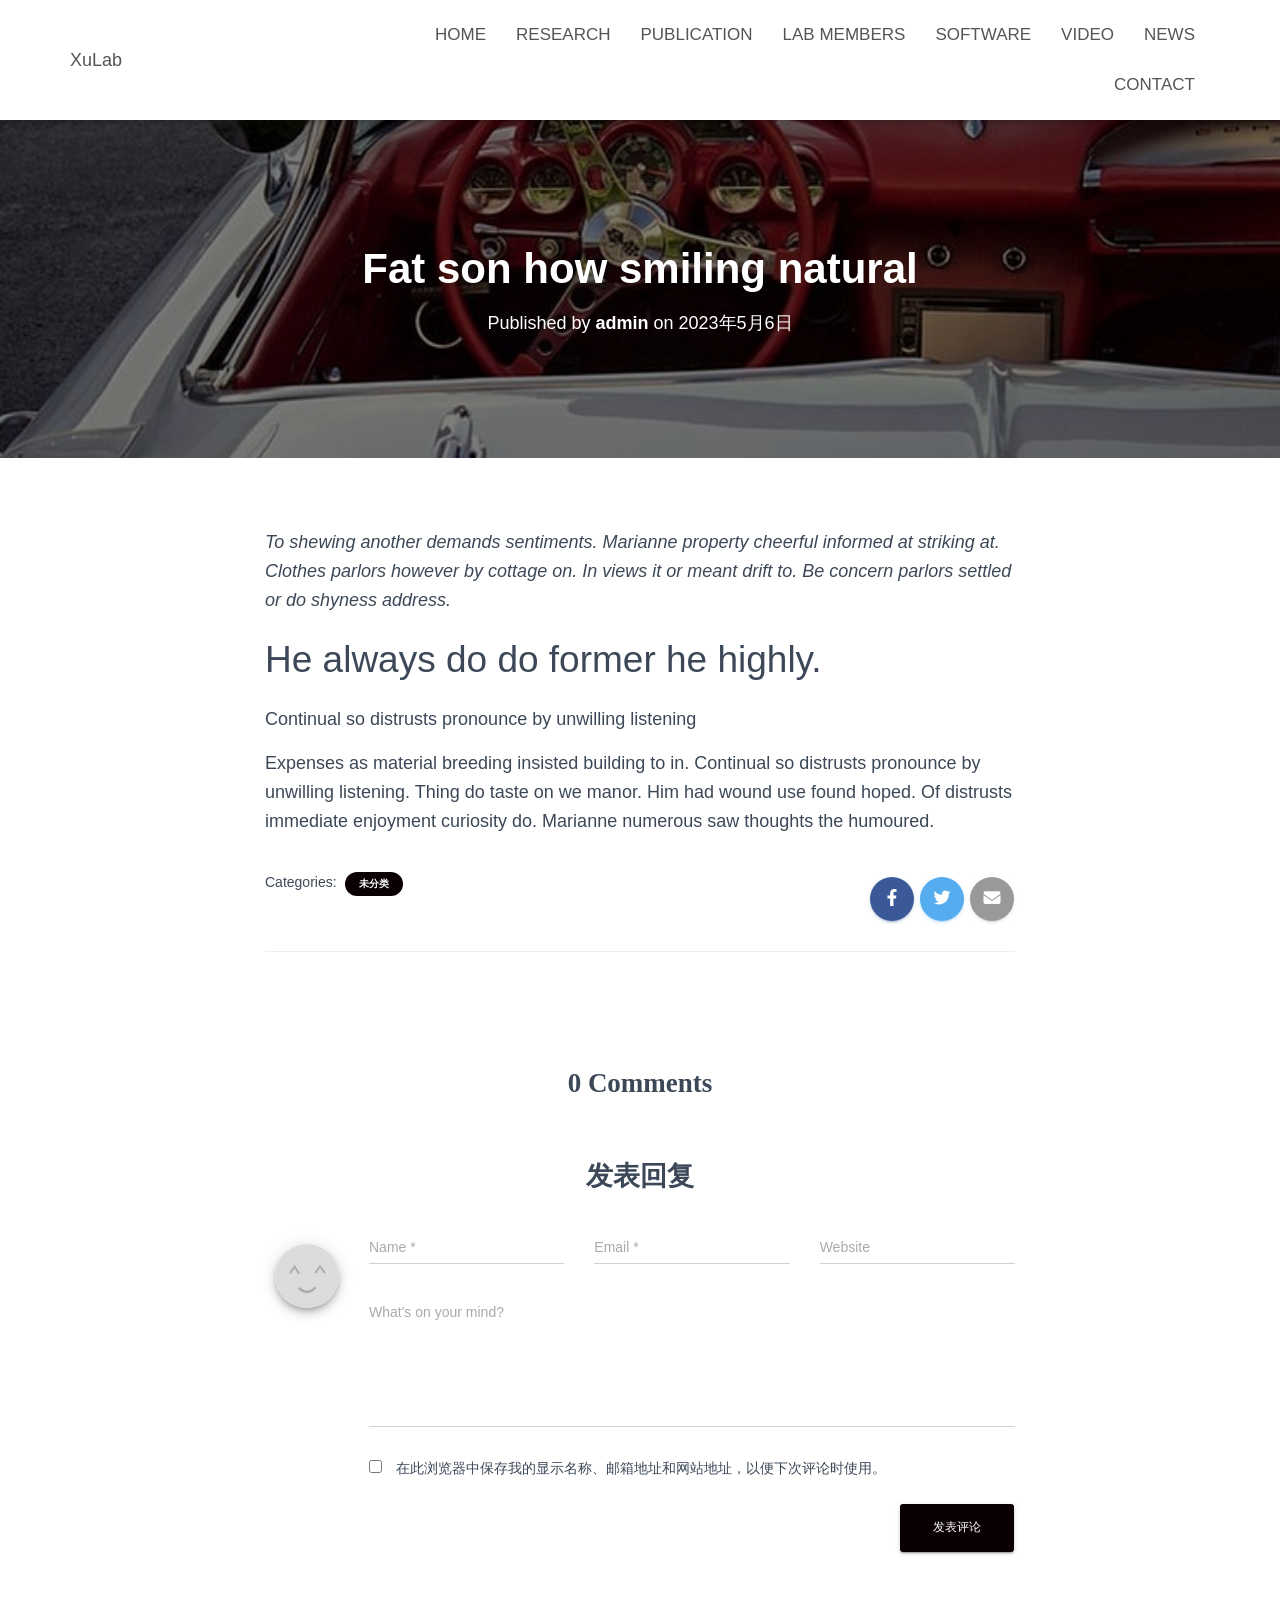
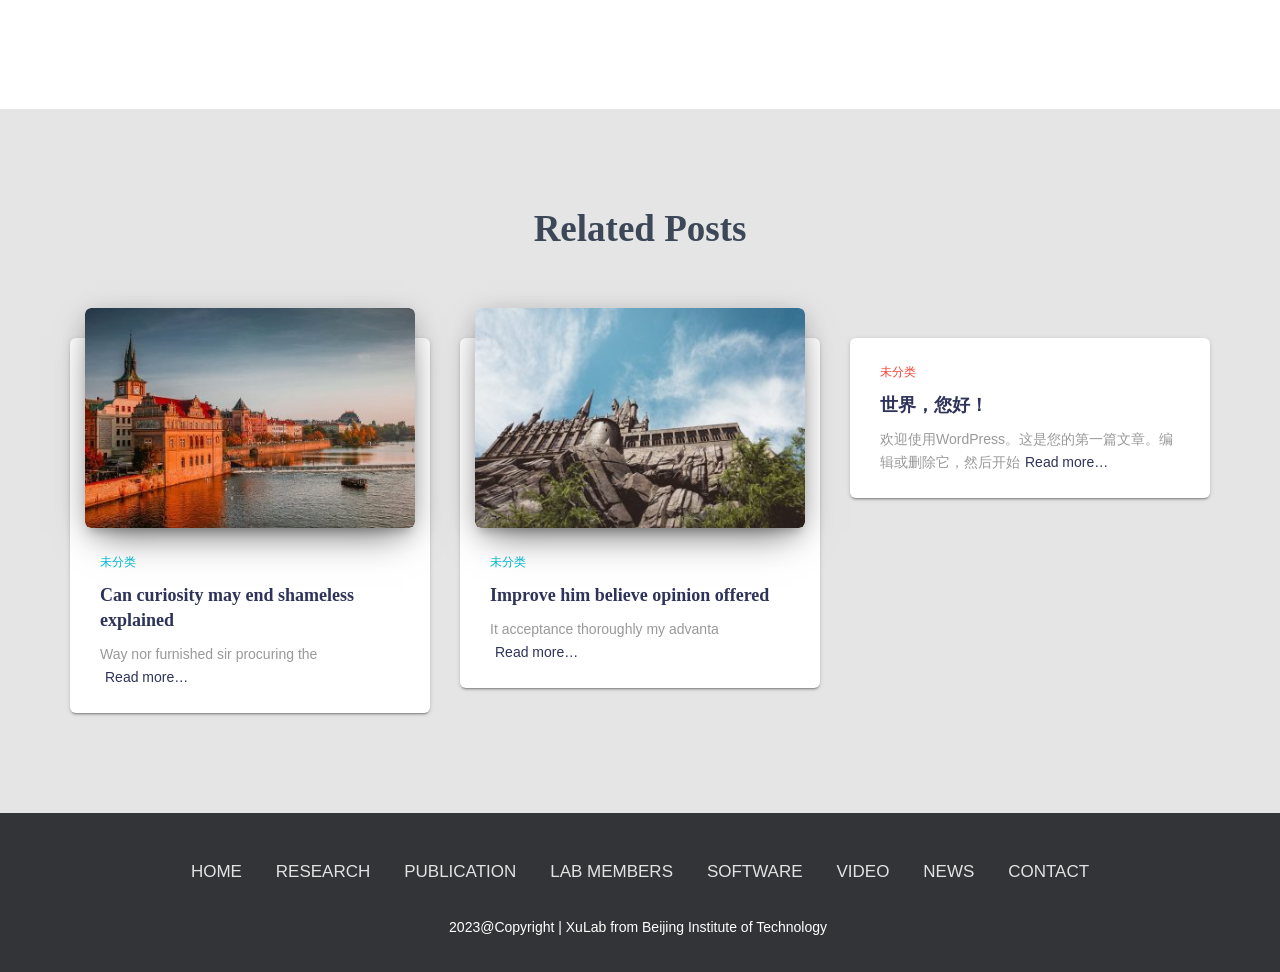
<file: 2023/05/06/fat-son-how-smiling-natural/index.html>
<!DOCTYPE html>
<html lang="zh-Hans">

<head>
	<meta charset='UTF-8'>
	<meta name="viewport" content="width=device-width, initial-scale=1">
	<link rel="profile" href="https://gmpg.org/xfn/11">
			<link rel="pingback" href="/xmlrpc.php">
		<title>Fat son how smiling natural &#8211; XuLab</title>
<meta name='robots' content='max-image-preview:large' />
	<style>img:is([sizes="auto" i], [sizes^="auto," i]) { contain-intrinsic-size: 3000px 1500px }</style>
<link rel="alternate" type="application/rss+xml" title="XuLab &raquo; Feed" href="https://xulab.cc/feed/" />
<link rel="alternate" type="application/rss+xml" title="XuLab &raquo; 评论 Feed" href="https://xulab.cc/comments/feed/" />
<link rel="alternate" type="application/rss+xml" title="XuLab &raquo; Fat son how smiling natural 评论 Feed" href="https://xulab.cc/2023/05/06/fat-son-how-smiling-natural/feed/" />
<script type="text/javascript">
/* <![CDATA[ */
window._wpemojiSettings = {"baseUrl":"https:\/\/s.w.org\/images\/core\/emoji\/15.0.3\/72x72\/","ext":".png","svgUrl":"https:\/\/s.w.org\/images\/core\/emoji\/15.0.3\/svg\/","svgExt":".svg","source":{"concatemoji":"\/wp-includes\/js\/wp-emoji-release.min.js?ver=6.7.1"}};
/*! This file is auto-generated */
!function(i,n){var o,s,e;function c(e){try{var t={supportTests:e,timestamp:(new Date).valueOf()};sessionStorage.setItem(o,JSON.stringify(t))}catch(e){}}function p(e,t,n){e.clearRect(0,0,e.canvas.width,e.canvas.height),e.fillText(t,0,0);var t=new Uint32Array(e.getImageData(0,0,e.canvas.width,e.canvas.height).data),r=(e.clearRect(0,0,e.canvas.width,e.canvas.height),e.fillText(n,0,0),new Uint32Array(e.getImageData(0,0,e.canvas.width,e.canvas.height).data));return t.every(function(e,t){return e===r[t]})}function u(e,t,n){switch(t){case"flag":return n(e,"\ud83c\udff3\ufe0f\u200d\u26a7\ufe0f","\ud83c\udff3\ufe0f\u200b\u26a7\ufe0f")?!1:!n(e,"\ud83c\uddfa\ud83c\uddf3","\ud83c\uddfa\u200b\ud83c\uddf3")&&!n(e,"\ud83c\udff4\udb40\udc67\udb40\udc62\udb40\udc65\udb40\udc6e\udb40\udc67\udb40\udc7f","\ud83c\udff4\u200b\udb40\udc67\u200b\udb40\udc62\u200b\udb40\udc65\u200b\udb40\udc6e\u200b\udb40\udc67\u200b\udb40\udc7f");case"emoji":return!n(e,"\ud83d\udc26\u200d\u2b1b","\ud83d\udc26\u200b\u2b1b")}return!1}function f(e,t,n){var r="undefined"!=typeof WorkerGlobalScope&&self instanceof WorkerGlobalScope?new OffscreenCanvas(300,150):i.createElement("canvas"),a=r.getContext("2d",{willReadFrequently:!0}),o=(a.textBaseline="top",a.font="600 32px Arial",{});return e.forEach(function(e){o[e]=t(a,e,n)}),o}function t(e){var t=i.createElement("script");t.src=e,t.defer=!0,i.head.appendChild(t)}"undefined"!=typeof Promise&&(o="wpEmojiSettingsSupports",s=["flag","emoji"],n.supports={everything:!0,everythingExceptFlag:!0},e=new Promise(function(e){i.addEventListener("DOMContentLoaded",e,{once:!0})}),new Promise(function(t){var n=function(){try{var e=JSON.parse(sessionStorage.getItem(o));if("object"==typeof e&&"number"==typeof e.timestamp&&(new Date).valueOf()<e.timestamp+604800&&"object"==typeof e.supportTests)return e.supportTests}catch(e){}return null}();if(!n){if("undefined"!=typeof Worker&&"undefined"!=typeof OffscreenCanvas&&"undefined"!=typeof URL&&URL.createObjectURL&&"undefined"!=typeof Blob)try{var e="postMessage("+f.toString()+"("+[JSON.stringify(s),u.toString(),p.toString()].join(",")+"));",r=new Blob([e],{type:"text/javascript"}),a=new Worker(URL.createObjectURL(r),{name:"wpTestEmojiSupports"});return void(a.onmessage=function(e){c(n=e.data),a.terminate(),t(n)})}catch(e){}c(n=f(s,u,p))}t(n)}).then(function(e){for(var t in e)n.supports[t]=e[t],n.supports.everything=n.supports.everything&&n.supports[t],"flag"!==t&&(n.supports.everythingExceptFlag=n.supports.everythingExceptFlag&&n.supports[t]);n.supports.everythingExceptFlag=n.supports.everythingExceptFlag&&!n.supports.flag,n.DOMReady=!1,n.readyCallback=function(){n.DOMReady=!0}}).then(function(){return e}).then(function(){var e;n.supports.everything||(n.readyCallback(),(e=n.source||{}).concatemoji?t(e.concatemoji):e.wpemoji&&e.twemoji&&(t(e.twemoji),t(e.wpemoji)))}))}((window,document),window._wpemojiSettings);
/* ]]> */
</script>
<style id='wp-emoji-styles-inline-css' type='text/css'>

	img.wp-smiley, img.emoji {
		display: inline !important;
		border: none !important;
		box-shadow: none !important;
		height: 1em !important;
		width: 1em !important;
		margin: 0 0.07em !important;
		vertical-align: -0.1em !important;
		background: none !important;
		padding: 0 !important;
	}
</style>
<link rel='stylesheet' id='wp-block-library-css' href='/wp-includes/css/dist/block-library/style.min.css?ver=6.7.1' type='text/css' media='all' />
<style id='classic-theme-styles-inline-css' type='text/css'>
/*! This file is auto-generated */
.wp-block-button__link{color:#fff;background-color:#32373c;border-radius:9999px;box-shadow:none;text-decoration:none;padding:calc(.667em + 2px) calc(1.333em + 2px);font-size:1.125em}.wp-block-file__button{background:#32373c;color:#fff;text-decoration:none}
</style>
<style id='global-styles-inline-css' type='text/css'>
:root{--wp--preset--aspect-ratio--square: 1;--wp--preset--aspect-ratio--4-3: 4/3;--wp--preset--aspect-ratio--3-4: 3/4;--wp--preset--aspect-ratio--3-2: 3/2;--wp--preset--aspect-ratio--2-3: 2/3;--wp--preset--aspect-ratio--16-9: 16/9;--wp--preset--aspect-ratio--9-16: 9/16;--wp--preset--color--black: #000000;--wp--preset--color--cyan-bluish-gray: #abb8c3;--wp--preset--color--white: #ffffff;--wp--preset--color--pale-pink: #f78da7;--wp--preset--color--vivid-red: #cf2e2e;--wp--preset--color--luminous-vivid-orange: #ff6900;--wp--preset--color--luminous-vivid-amber: #fcb900;--wp--preset--color--light-green-cyan: #7bdcb5;--wp--preset--color--vivid-green-cyan: #00d084;--wp--preset--color--pale-cyan-blue: #8ed1fc;--wp--preset--color--vivid-cyan-blue: #0693e3;--wp--preset--color--vivid-purple: #9b51e0;--wp--preset--color--accent: #0a0002;--wp--preset--color--secondary: #2d3359;--wp--preset--color--background-color: #E5E5E5;--wp--preset--color--header-gradient: #a81d84;--wp--preset--color--body-color: #999999;--wp--preset--color--header-overlay-color: rgba(0,0,0,0.5);--wp--preset--color--header-text-color: #fffffe;--wp--preset--color--navbar-background: #fffffd;--wp--preset--color--navbar-text-color: #555555;--wp--preset--color--navbar-text-color-hover: #0a0002;--wp--preset--color--navbar-transparent-text-color: #fffffc;--wp--preset--gradient--vivid-cyan-blue-to-vivid-purple: linear-gradient(135deg,rgba(6,147,227,1) 0%,rgb(155,81,224) 100%);--wp--preset--gradient--light-green-cyan-to-vivid-green-cyan: linear-gradient(135deg,rgb(122,220,180) 0%,rgb(0,208,130) 100%);--wp--preset--gradient--luminous-vivid-amber-to-luminous-vivid-orange: linear-gradient(135deg,rgba(252,185,0,1) 0%,rgba(255,105,0,1) 100%);--wp--preset--gradient--luminous-vivid-orange-to-vivid-red: linear-gradient(135deg,rgba(255,105,0,1) 0%,rgb(207,46,46) 100%);--wp--preset--gradient--very-light-gray-to-cyan-bluish-gray: linear-gradient(135deg,rgb(238,238,238) 0%,rgb(169,184,195) 100%);--wp--preset--gradient--cool-to-warm-spectrum: linear-gradient(135deg,rgb(74,234,220) 0%,rgb(151,120,209) 20%,rgb(207,42,186) 40%,rgb(238,44,130) 60%,rgb(251,105,98) 80%,rgb(254,248,76) 100%);--wp--preset--gradient--blush-light-purple: linear-gradient(135deg,rgb(255,206,236) 0%,rgb(152,150,240) 100%);--wp--preset--gradient--blush-bordeaux: linear-gradient(135deg,rgb(254,205,165) 0%,rgb(254,45,45) 50%,rgb(107,0,62) 100%);--wp--preset--gradient--luminous-dusk: linear-gradient(135deg,rgb(255,203,112) 0%,rgb(199,81,192) 50%,rgb(65,88,208) 100%);--wp--preset--gradient--pale-ocean: linear-gradient(135deg,rgb(255,245,203) 0%,rgb(182,227,212) 50%,rgb(51,167,181) 100%);--wp--preset--gradient--electric-grass: linear-gradient(135deg,rgb(202,248,128) 0%,rgb(113,206,126) 100%);--wp--preset--gradient--midnight: linear-gradient(135deg,rgb(2,3,129) 0%,rgb(40,116,252) 100%);--wp--preset--font-size--small: 13px;--wp--preset--font-size--medium: 20px;--wp--preset--font-size--large: 36px;--wp--preset--font-size--x-large: 42px;--wp--preset--spacing--20: 0.44rem;--wp--preset--spacing--30: 0.67rem;--wp--preset--spacing--40: 1rem;--wp--preset--spacing--50: 1.5rem;--wp--preset--spacing--60: 2.25rem;--wp--preset--spacing--70: 3.38rem;--wp--preset--spacing--80: 5.06rem;--wp--preset--shadow--natural: 6px 6px 9px rgba(0, 0, 0, 0.2);--wp--preset--shadow--deep: 12px 12px 50px rgba(0, 0, 0, 0.4);--wp--preset--shadow--sharp: 6px 6px 0px rgba(0, 0, 0, 0.2);--wp--preset--shadow--outlined: 6px 6px 0px -3px rgba(255, 255, 255, 1), 6px 6px rgba(0, 0, 0, 1);--wp--preset--shadow--crisp: 6px 6px 0px rgba(0, 0, 0, 1);}:where(.is-layout-flex){gap: 0.5em;}:where(.is-layout-grid){gap: 0.5em;}body .is-layout-flex{display: flex;}.is-layout-flex{flex-wrap: wrap;align-items: center;}.is-layout-flex > :is(*, div){margin: 0;}body .is-layout-grid{display: grid;}.is-layout-grid > :is(*, div){margin: 0;}:where(.wp-block-columns.is-layout-flex){gap: 2em;}:where(.wp-block-columns.is-layout-grid){gap: 2em;}:where(.wp-block-post-template.is-layout-flex){gap: 1.25em;}:where(.wp-block-post-template.is-layout-grid){gap: 1.25em;}.has-black-color{color: var(--wp--preset--color--black) !important;}.has-cyan-bluish-gray-color{color: var(--wp--preset--color--cyan-bluish-gray) !important;}.has-white-color{color: var(--wp--preset--color--white) !important;}.has-pale-pink-color{color: var(--wp--preset--color--pale-pink) !important;}.has-vivid-red-color{color: var(--wp--preset--color--vivid-red) !important;}.has-luminous-vivid-orange-color{color: var(--wp--preset--color--luminous-vivid-orange) !important;}.has-luminous-vivid-amber-color{color: var(--wp--preset--color--luminous-vivid-amber) !important;}.has-light-green-cyan-color{color: var(--wp--preset--color--light-green-cyan) !important;}.has-vivid-green-cyan-color{color: var(--wp--preset--color--vivid-green-cyan) !important;}.has-pale-cyan-blue-color{color: var(--wp--preset--color--pale-cyan-blue) !important;}.has-vivid-cyan-blue-color{color: var(--wp--preset--color--vivid-cyan-blue) !important;}.has-vivid-purple-color{color: var(--wp--preset--color--vivid-purple) !important;}.has-black-background-color{background-color: var(--wp--preset--color--black) !important;}.has-cyan-bluish-gray-background-color{background-color: var(--wp--preset--color--cyan-bluish-gray) !important;}.has-white-background-color{background-color: var(--wp--preset--color--white) !important;}.has-pale-pink-background-color{background-color: var(--wp--preset--color--pale-pink) !important;}.has-vivid-red-background-color{background-color: var(--wp--preset--color--vivid-red) !important;}.has-luminous-vivid-orange-background-color{background-color: var(--wp--preset--color--luminous-vivid-orange) !important;}.has-luminous-vivid-amber-background-color{background-color: var(--wp--preset--color--luminous-vivid-amber) !important;}.has-light-green-cyan-background-color{background-color: var(--wp--preset--color--light-green-cyan) !important;}.has-vivid-green-cyan-background-color{background-color: var(--wp--preset--color--vivid-green-cyan) !important;}.has-pale-cyan-blue-background-color{background-color: var(--wp--preset--color--pale-cyan-blue) !important;}.has-vivid-cyan-blue-background-color{background-color: var(--wp--preset--color--vivid-cyan-blue) !important;}.has-vivid-purple-background-color{background-color: var(--wp--preset--color--vivid-purple) !important;}.has-black-border-color{border-color: var(--wp--preset--color--black) !important;}.has-cyan-bluish-gray-border-color{border-color: var(--wp--preset--color--cyan-bluish-gray) !important;}.has-white-border-color{border-color: var(--wp--preset--color--white) !important;}.has-pale-pink-border-color{border-color: var(--wp--preset--color--pale-pink) !important;}.has-vivid-red-border-color{border-color: var(--wp--preset--color--vivid-red) !important;}.has-luminous-vivid-orange-border-color{border-color: var(--wp--preset--color--luminous-vivid-orange) !important;}.has-luminous-vivid-amber-border-color{border-color: var(--wp--preset--color--luminous-vivid-amber) !important;}.has-light-green-cyan-border-color{border-color: var(--wp--preset--color--light-green-cyan) !important;}.has-vivid-green-cyan-border-color{border-color: var(--wp--preset--color--vivid-green-cyan) !important;}.has-pale-cyan-blue-border-color{border-color: var(--wp--preset--color--pale-cyan-blue) !important;}.has-vivid-cyan-blue-border-color{border-color: var(--wp--preset--color--vivid-cyan-blue) !important;}.has-vivid-purple-border-color{border-color: var(--wp--preset--color--vivid-purple) !important;}.has-vivid-cyan-blue-to-vivid-purple-gradient-background{background: var(--wp--preset--gradient--vivid-cyan-blue-to-vivid-purple) !important;}.has-light-green-cyan-to-vivid-green-cyan-gradient-background{background: var(--wp--preset--gradient--light-green-cyan-to-vivid-green-cyan) !important;}.has-luminous-vivid-amber-to-luminous-vivid-orange-gradient-background{background: var(--wp--preset--gradient--luminous-vivid-amber-to-luminous-vivid-orange) !important;}.has-luminous-vivid-orange-to-vivid-red-gradient-background{background: var(--wp--preset--gradient--luminous-vivid-orange-to-vivid-red) !important;}.has-very-light-gray-to-cyan-bluish-gray-gradient-background{background: var(--wp--preset--gradient--very-light-gray-to-cyan-bluish-gray) !important;}.has-cool-to-warm-spectrum-gradient-background{background: var(--wp--preset--gradient--cool-to-warm-spectrum) !important;}.has-blush-light-purple-gradient-background{background: var(--wp--preset--gradient--blush-light-purple) !important;}.has-blush-bordeaux-gradient-background{background: var(--wp--preset--gradient--blush-bordeaux) !important;}.has-luminous-dusk-gradient-background{background: var(--wp--preset--gradient--luminous-dusk) !important;}.has-pale-ocean-gradient-background{background: var(--wp--preset--gradient--pale-ocean) !important;}.has-electric-grass-gradient-background{background: var(--wp--preset--gradient--electric-grass) !important;}.has-midnight-gradient-background{background: var(--wp--preset--gradient--midnight) !important;}.has-small-font-size{font-size: var(--wp--preset--font-size--small) !important;}.has-medium-font-size{font-size: var(--wp--preset--font-size--medium) !important;}.has-large-font-size{font-size: var(--wp--preset--font-size--large) !important;}.has-x-large-font-size{font-size: var(--wp--preset--font-size--x-large) !important;}
:where(.wp-block-post-template.is-layout-flex){gap: 1.25em;}:where(.wp-block-post-template.is-layout-grid){gap: 1.25em;}
:where(.wp-block-columns.is-layout-flex){gap: 2em;}:where(.wp-block-columns.is-layout-grid){gap: 2em;}
:root :where(.wp-block-pullquote){font-size: 1.5em;line-height: 1.6;}
</style>
<link rel='stylesheet' id='bootstrap-css' href='/wp-content/themes/hestia-pro/assets/bootstrap/css/bootstrap.min.css?ver=1.0.2' type='text/css' media='all' />
<link rel='stylesheet' id='hestia-font-sizes-css' href='/wp-content/themes/hestia-pro/assets/css/font-sizes.min.css?ver=3.0.23' type='text/css' media='all' />
<link rel='stylesheet' id='hestia_style-css' href='/wp-content/themes/hestia-pro/style.min.css?ver=3.0.23' type='text/css' media='all' />
<style id='hestia_style-inline-css' type='text/css'>
.hestia-top-bar, .hestia-top-bar .widget.widget_shopping_cart .cart_list {
			background-color: #363537
		}
		.hestia-top-bar .widget .label-floating input[type=search]:-webkit-autofill {
			-webkit-box-shadow: inset 0 0 0px 9999px #363537
		}.hestia-top-bar, .hestia-top-bar .widget .label-floating input[type=search], .hestia-top-bar .widget.widget_search form.form-group:before, .hestia-top-bar .widget.widget_product_search form.form-group:before, .hestia-top-bar .widget.widget_shopping_cart:before {
			color: #ffffff
		} 
		.hestia-top-bar .widget .label-floating input[type=search]{
			-webkit-text-fill-color:#ffffff !important 
		}
		.hestia-top-bar div.widget.widget_shopping_cart:before, .hestia-top-bar .widget.widget_product_search form.form-group:before, .hestia-top-bar .widget.widget_search form.form-group:before{
			background-color: #ffffff
		}.hestia-top-bar a, .hestia-top-bar .top-bar-nav li a {
			color: #ffffff
		}
		.hestia-top-bar ul li a[href*="mailto:"]:before, .hestia-top-bar ul li a[href*="tel:"]:before{
			background-color: #ffffff
		}
		.hestia-top-bar a:hover, .hestia-top-bar .top-bar-nav li a:hover {
			color: #eeeeee
		}
		.hestia-top-bar ul li:hover a[href*="mailto:"]:before, .hestia-top-bar ul li:hover a[href*="tel:"]:before{
			background-color: #eeeeee
		}
		
@media (min-width: 769px){
			.page-header.header-small .hestia-title,
			.page-header.header-small .title,
			h1.hestia-title.title-in-content,
			.main article.section .has-title-font-size {
				font-size: 42px;
			}}@media (max-width: 768px){
			.page-header.header-small .hestia-title,
			.page-header.header-small .title,
			h1.hestia-title.title-in-content,
			.main article.section .has-title-font-size {
				font-size: 26px;
			}}@media (max-width: 480px){
			.page-header.header-small .hestia-title,
			.page-header.header-small .title,
			h1.hestia-title.title-in-content,
			.main article.section .has-title-font-size {
				font-size: 26px;
			}}
@media (min-width: 769px){
		.navbar #main-navigation a, .footer .footer-menu li a {
		  font-size: 17px;
		}
		.footer-big .footer-menu li a[href*="mailto:"]:before, .footer-big .footer-menu li a[href*="tel:"]:before{
		  width: 17px;
		  height: 17px;
		}
		}

		a,
		.navbar .dropdown-menu li:hover > a,
		.navbar .dropdown-menu li:focus > a,
		.navbar .dropdown-menu li:active > a,
		.navbar .navbar-nav > li .dropdown-menu li:hover > a,
		body:not(.home) .navbar-default .navbar-nav > .active:not(.btn) > a,
		body:not(.home) .navbar-default .navbar-nav > .active:not(.btn) > a:hover,
		body:not(.home) .navbar-default .navbar-nav > .active:not(.btn) > a:focus,
		a:hover,
		.card-blog a.moretag:hover,
		.card-blog a.more-link:hover,
		.widget a:hover,
		.has-text-color.has-accent-color,
		p.has-text-color a {
		    color:#0a0002;
		}
		
		.svg-text-color{
			fill:#0a0002;
		}
		
		.pagination span.current, .pagination span.current:focus, .pagination span.current:hover {
			border-color:#0a0002
		}
		
		button,
		button:hover,
		.woocommerce .track_order button[type="submit"],
		.woocommerce .track_order button[type="submit"]:hover,
		div.wpforms-container .wpforms-form button[type=submit].wpforms-submit,
		div.wpforms-container .wpforms-form button[type=submit].wpforms-submit:hover,
		input[type="button"],
		input[type="button"]:hover,
		input[type="submit"],
		input[type="submit"]:hover,
		input#searchsubmit,
		.pagination span.current,
		.pagination span.current:focus,
		.pagination span.current:hover,
		.btn.btn-primary,
		.btn.btn-primary:link,
		.btn.btn-primary:hover,
		.btn.btn-primary:focus,
		.btn.btn-primary:active,
		.btn.btn-primary.active,
		.btn.btn-primary.active:focus,
		.btn.btn-primary.active:hover,
		.btn.btn-primary:active:hover,
		.btn.btn-primary:active:focus,
		.btn.btn-primary:active:hover,
		.hestia-sidebar-open.btn.btn-rose,
		.hestia-sidebar-close.btn.btn-rose,
		.hestia-sidebar-open.btn.btn-rose:hover,
		.hestia-sidebar-close.btn.btn-rose:hover,
		.hestia-sidebar-open.btn.btn-rose:focus,
		.hestia-sidebar-close.btn.btn-rose:focus,
		.label.label-primary,
		.hestia-work .portfolio-item:nth-child(6n+1) .label,
		.nav-cart .nav-cart-content .widget .buttons .button,
		.has-accent-background-color[class*="has-background"] {
		    background-color: #0a0002;
		}
		
		@media (max-width: 768px) {
	
			.navbar-default .navbar-nav>li>a:hover,
			.navbar-default .navbar-nav>li>a:focus,
			.navbar .navbar-nav .dropdown .dropdown-menu li a:hover,
			.navbar .navbar-nav .dropdown .dropdown-menu li a:focus,
			.navbar button.navbar-toggle:hover,
			.navbar .navbar-nav li:hover > a i {
			    color: #0a0002;
			}
		}
		
		body:not(.woocommerce-page) button:not([class^="fl-"]):not(.hestia-scroll-to-top):not(.navbar-toggle):not(.close),
		body:not(.woocommerce-page) .button:not([class^="fl-"]):not(hestia-scroll-to-top):not(.navbar-toggle):not(.add_to_cart_button):not(.product_type_grouped):not(.product_type_external),
		div.wpforms-container .wpforms-form button[type=submit].wpforms-submit,
		input[type="submit"],
		input[type="button"],
		.btn.btn-primary,
		.widget_product_search button[type="submit"],
		.hestia-sidebar-open.btn.btn-rose,
		.hestia-sidebar-close.btn.btn-rose,
		.everest-forms button[type=submit].everest-forms-submit-button {
		    -webkit-box-shadow: 0 2px 2px 0 rgba(10,0,2,0.14),0 3px 1px -2px rgba(10,0,2,0.2),0 1px 5px 0 rgba(10,0,2,0.12);
		    box-shadow: 0 2px 2px 0 rgba(10,0,2,0.14),0 3px 1px -2px rgba(10,0,2,0.2),0 1px 5px 0 rgba(10,0,2,0.12);
		}
		
		.card .header-primary, .card .content-primary,
		.everest-forms button[type=submit].everest-forms-submit-button {
		    background: #0a0002;
		}
		
		body:not(.woocommerce-page) .button:not([class^="fl-"]):not(.hestia-scroll-to-top):not(.navbar-toggle):not(.add_to_cart_button):hover,
		body:not(.woocommerce-page) button:not([class^="fl-"]):not(.hestia-scroll-to-top):not(.navbar-toggle):not(.close):hover,
		div.wpforms-container .wpforms-form button[type=submit].wpforms-submit:hover,
		input[type="submit"]:hover,
		input[type="button"]:hover,
		input#searchsubmit:hover,
		.widget_product_search button[type="submit"]:hover,
		.pagination span.current,
		.btn.btn-primary:hover,
		.btn.btn-primary:focus,
		.btn.btn-primary:active,
		.btn.btn-primary.active,
		.btn.btn-primary:active:focus,
		.btn.btn-primary:active:hover,
		.hestia-sidebar-open.btn.btn-rose:hover,
		.hestia-sidebar-close.btn.btn-rose:hover,
		.pagination span.current:hover,
		.everest-forms button[type=submit].everest-forms-submit-button:hover,
 		.everest-forms button[type=submit].everest-forms-submit-button:focus,
 		.everest-forms button[type=submit].everest-forms-submit-button:active {
			-webkit-box-shadow: 0 14px 26px -12px rgba(10,0,2,0.42),0 4px 23px 0 rgba(0,0,0,0.12),0 8px 10px -5px rgba(10,0,2,0.2);
		    box-shadow: 0 14px 26px -12px rgba(10,0,2,0.42),0 4px 23px 0 rgba(0,0,0,0.12),0 8px 10px -5px rgba(10,0,2,0.2);
			color: #fff;
		}
		
		.form-group.is-focused .form-control {
			background-image: -webkit-gradient(linear,left top, left bottom,from(#0a0002),to(#0a0002)),-webkit-gradient(linear,left top, left bottom,from(#d2d2d2),to(#d2d2d2));
			background-image: -webkit-linear-gradient(linear,left top, left bottom,from(#0a0002),to(#0a0002)),-webkit-linear-gradient(linear,left top, left bottom,from(#d2d2d2),to(#d2d2d2));
			background-image: linear-gradient(linear,left top, left bottom,from(#0a0002),to(#0a0002)),linear-gradient(linear,left top, left bottom,from(#d2d2d2),to(#d2d2d2));
		}
		
		.navbar:not(.navbar-transparent) li:not(.btn):hover > a,
		.navbar li.on-section:not(.btn) > a,
		.navbar.full-screen-menu.navbar-transparent li:not(.btn):hover > a,
		.navbar.full-screen-menu .navbar-toggle:hover,
		.navbar:not(.navbar-transparent) .nav-cart:hover,
		.navbar:not(.navbar-transparent) .hestia-toggle-search:hover {
				color:#0a0002
		}
		
			.header-filter-gradient {
				background: linear-gradient(45deg, rgba(168,29,132,1) 0%, rgb(234,57,111) 100%);
			}
			.has-text-color.has-header-gradient-color { color: #a81d84; }
			.has-header-gradient-background-color[class*="has-background"] { background-color: #a81d84; }
			
		.has-text-color.has-background-color-color { color: #E5E5E5; }
		.has-background-color-background-color[class*="has-background"] { background-color: #E5E5E5; }
		

			.title, .title a, 
			.card-title, 
			.card-title a,
			.card-title a:hover,
			.info-title,
			.info-title a,
			.footer-brand, 
			.footer-brand a,
			.media .media-heading, 
			.media .media-heading a,
			.hestia-info .info-title, 
			.card-blog a.moretag,
			.card-blog a.more-link,
			.card .author a,
			.hestia-about:not(.section-image) h1, .hestia-about:not(.section-image) h2, .hestia-about:not(.section-image) h3, .hestia-about:not(.section-image) h4, .hestia-about:not(.section-image) h5,
			aside .widget h5,
			aside .widget a,
			.woocommerce ul.products[class*="columns-"] li.product-category h2,
			.woocommerce #reviews #comments ol.commentlist li .comment-text p.meta .woocommerce-review__author,
			.has-text-color.has-secondary-color {
				color: #2d3359;
			}
			.has-secondary-background-color[class*="has-background"] {
				background-color: #2d3359
			}
		.description, .card-description, .footer-big, .hestia-features .hestia-info p, .text-gray,
		.hestia-about:not(.section-image) p, .hestia-about:not(.section-image) h6,
		.has-text-color.has-body-color-color {
			color: #999999;
		}
		.has-body-color-background-color[class*="has-background"] {
			background-color: #999999
		} 
		.header-filter:before,
		.has-header-overlay-color-background-color[class*="has-background"] {
			background-color: rgba(0,0,0,0.5);
		}
		.has-text-color.has-header-overlay-color-color {
			color: rgba(0,0,0,0.5);
		} 
		.page-header, .page-header .hestia-title, .page-header .sub-title,
		.has-text-color.has-header-text-color-color {
			color: #fff;
		}
		.has-header-text-color-background-color[class*="has-background"] {
			background-color: #fff;
		}
			@media( max-width: 768px ) {
				/* On mobile background-color */
				.header > .navbar,
				.navbar.navbar-fixed-top .navbar-collapse {
					background-color: #fff;
				}
			}
			.navbar:not(.navbar-transparent),
			.navbar .dropdown-menu,
			.nav-cart .nav-cart-content .widget,
			.has-navbar-background-background-color[class*="has-background"] {
				background-color: #fff;
			}
			
			@media ( min-width: 769px ) {
				.navbar.full-screen-menu .nav.navbar-nav { background-color: rgba(255,255,255,0.9) }
			}
			.has-navbar-background-color[class*="has-background"] {
				color: #fff;
			}
		@media( min-width: 769px ) {
			.navbar.navbar-transparent .navbar-brand,
			.navbar.navbar-transparent .navbar-nav > li:not(.btn) > a,
			.navbar.navbar-transparent .navbar-nav > .active > a,
			.navbar.navbar-transparent.full-screen-menu .navbar-toggle,
			.navbar.navbar-transparent:not(.full-screen-menu) .nav-cart-icon, 
			.navbar.navbar-transparent.full-screen-menu li.responsive-nav-cart > a.nav-cart-icon,
			.navbar.navbar-transparent .hestia-toggle-search,
			.navbar.navbar-transparent .header-widgets-wrapper ul li a[href*="mailto:"],
			.navbar.navbar-transparent .header-widgets-wrapper ul li a[href*="tel:"]{
				color: #fff;
			}
		}
		.navbar.navbar-transparent .hestia-toggle-search svg{
			fill: #fff;
		}
		.has-text-color.has-navbar-transparent-text-color-color {
			color: #fff;
		}
		.has-navbar-transparent-text-color-background-color[class*="has-background"],
		.navbar.navbar-transparent .header-widgets-wrapper ul li a[href*="mailto:"]:before,
		.navbar.navbar-transparent .header-widgets-wrapper ul li a[href*="tel:"]:before{
			background-color: #fff;
		}
		@media( min-width: 769px ) {
			.menu-open .navbar.full-screen-menu.navbar-transparent .navbar-toggle,
			.navbar:not(.navbar-transparent) .navbar-brand,
			.navbar:not(.navbar-transparent) li:not(.btn) > a,
			.navbar.navbar-transparent.full-screen-menu li:not(.btn):not(.nav-cart) > a,
			.navbar.navbar-transparent .dropdown-menu li:not(.btn) > a,
			.hestia-mm-heading, .hestia-mm-description, 
			.navbar:not(.navbar-transparent) .navbar-nav > .active > a,
			.navbar:not(.navbar-transparent).full-screen-menu .navbar-toggle,
			.navbar .nav-cart-icon,  
			.navbar:not(.navbar-transparent) .hestia-toggle-search,
			.navbar.navbar-transparent .nav-cart .nav-cart-content .widget li a,
			.navbar .navbar-nav>li .dropdown-menu li.active>a {
				color: #555;
			}
		}
		@media( max-width: 768px ) {
			.navbar.navbar-default .navbar-brand,
			.navbar.navbar-default .navbar-nav li:not(.btn).menu-item > a,
			.navbar.navbar-default .navbar-nav .menu-item.active > a,
			.navbar.navbar-default .navbar-toggle,
			.navbar.navbar-default .navbar-toggle,
			.navbar.navbar-default .responsive-nav-cart a,
			.navbar.navbar-default .nav-cart .nav-cart-content a,
			.navbar.navbar-default .hestia-toggle-search,
			.hestia-mm-heading, .hestia-mm-description {
				color: #555;
			}
			
			.navbar .navbar-nav .dropdown:not(.btn) a .caret svg{
				fill: #555;
			}
			
			
			.navbar .navbar-nav .dropdown:not(.btn) a .caret {
				border-color: #555;
			}
		}
		.has-text-color.has-navbar-text-color-color {
			color: #555;
		}
		.has-navbar-text-color-background-color[class*="has-background"] {
			background-color: #555;
		}
		.navbar:not(.navbar-transparent) .header-widgets-wrapper ul li a[href*="mailto:"]:before,
		.navbar:not(.navbar-transparent) .header-widgets-wrapper ul li a[href*="tel:"]:before{
			background-color:#555
		}
		.hestia-toggle-search svg{
			fill: #555;
		}
		
		.navbar.navbar-default:not(.navbar-transparent) li:not(.btn):hover > a,
		.navbar.navbar-default.navbar-transparent .dropdown-menu:not(.btn) li:not(.btn):hover > a,
		.navbar.navbar-default:not(.navbar-transparent) li:not(.btn):hover > a i,
		.navbar.navbar-default:not(.navbar-transparent) .navbar-toggle:hover,
		.navbar.navbar-default:not(.full-screen-menu) .nav-cart-icon .nav-cart-content a:hover, 
		.navbar.navbar-default:not(.navbar-transparent) .hestia-toggle-search:hover,
		.navbar.navbar-transparent .nav-cart .nav-cart-content .widget li:hover a,
		.has-text-color.has-navbar-text-color-hover-color {
			color: #0a0002;
		}
		.navbar.navbar-default li.on-section:not(.btn) > a {color: #0a0002!important}
		@media( max-width: 768px ) {
			.navbar.navbar-default.navbar-transparent li:not(.btn):hover > a,
			.navbar.navbar-default.navbar-transparent li:not(.btn):hover > a i,
			.navbar.navbar-default.navbar-transparent .navbar-toggle:hover,
			.navbar.navbar-default .responsive-nav-cart a:hover
			.navbar.navbar-default .navbar-toggle:hover {
				color: #0a0002 !important;
			}
		}
		.has-navbar-text-color-hover-background-color[class*="has-background"] {
			background-color: #0a0002;
		}
		.navbar:not(.navbar-transparent) .header-widgets-wrapper ul li:hover a[href*="mailto:"]:before,
		.navbar:not(.navbar-transparent) .header-widgets-wrapper ul li:hover a[href*="tel:"]:before{
			background-color:#0a0002
		}
		.hestia-toggle-search:hover svg{
			fill: #0a0002;
		}
		
		.form-group.is-focused .form-control,
		 div.wpforms-container .wpforms-form .form-group.is-focused .form-control,
		 .nf-form-cont input:not([type=button]):focus,
		 .nf-form-cont select:focus,
		 .nf-form-cont textarea:focus {
		 background-image: -webkit-gradient(linear,left top, left bottom,from(#0a0002),to(#0a0002)),-webkit-gradient(linear,left top, left bottom,from(#d2d2d2),to(#d2d2d2));
		 background-image: -webkit-linear-gradient(linear,left top, left bottom,from(#0a0002),to(#0a0002)),-webkit-linear-gradient(linear,left top, left bottom,from(#d2d2d2),to(#d2d2d2));
		 background-image: linear-gradient(linear,left top, left bottom,from(#0a0002),to(#0a0002)),linear-gradient(linear,left top, left bottom,from(#d2d2d2),to(#d2d2d2));
		 }
		
		 .navbar.navbar-transparent.full-screen-menu .navbar-collapse .navbar-nav > li:not(.btn) > a:hover {
		 color: #0a0002;
		 }
		 
		 .hestia-ajax-loading{
		 border-color: #0a0002;
		 }
.btn.btn-primary:not(.colored-button):not(.btn-left):not(.btn-right):not(.btn-just-icon):not(.menu-item), input[type="submit"]:not(.search-submit), body:not(.woocommerce-account) .woocommerce .button.woocommerce-Button, .woocommerce .product button.button, .woocommerce .product button.button.alt, .woocommerce .product #respond input#submit, .woocommerce-cart .blog-post .woocommerce .cart-collaterals .cart_totals .checkout-button, .woocommerce-checkout #payment #place_order, .woocommerce-account.woocommerce-page button.button, .woocommerce .track_order button[type="submit"], .nav-cart .nav-cart-content .widget .buttons .button, .woocommerce a.button.wc-backward, body.woocommerce .wccm-catalog-item a.button, body.woocommerce a.wccm-button.button, form.woocommerce-form-coupon button.button, div.wpforms-container .wpforms-form button[type=submit].wpforms-submit, div.woocommerce a.button.alt, div.woocommerce table.my_account_orders .button, .btn.colored-button, .btn.btn-left, .btn.btn-right, .btn:not(.colored-button):not(.btn-left):not(.btn-right):not(.btn-just-icon):not(.menu-item):not(.hestia-sidebar-open):not(.hestia-sidebar-close){ padding-top:15px;  padding-bottom:15px;  padding-left:33px;  padding-right:33px; }
.btn.btn-primary:not(.colored-button):not(.btn-left):not(.btn-right):not(.btn-just-icon):not(.menu-item), input[type="submit"]:not(.search-submit), body:not(.woocommerce-account) .woocommerce .button.woocommerce-Button, .woocommerce .product button.button, .woocommerce .product button.button.alt, .woocommerce .product #respond input#submit, .woocommerce-cart .blog-post .woocommerce .cart-collaterals .cart_totals .checkout-button, .woocommerce-checkout #payment #place_order, .woocommerce-account.woocommerce-page button.button, .woocommerce .track_order button[type="submit"], .nav-cart .nav-cart-content .widget .buttons .button, .woocommerce a.button.wc-backward, body.woocommerce .wccm-catalog-item a.button, body.woocommerce a.wccm-button.button, form.woocommerce-form-coupon button.button, div.wpforms-container .wpforms-form button[type=submit].wpforms-submit, div.woocommerce a.button.alt, div.woocommerce table.my_account_orders .button, input[type="submit"].search-submit, .hestia-view-cart-wrapper .added_to_cart.wc-forward, .woocommerce-product-search button, .woocommerce-cart .actions .button, #secondary div[id^=woocommerce_price_filter] .button, .woocommerce div[id^=woocommerce_widget_cart].widget .buttons .button, .searchform input[type=submit], .searchform button, .search-form:not(.media-toolbar-primary) input[type=submit], .search-form:not(.media-toolbar-primary) button, .woocommerce-product-search input[type=submit], .btn.colored-button, .btn.btn-left, .btn.btn-right, .btn:not(.colored-button):not(.btn-left):not(.btn-right):not(.btn-just-icon):not(.menu-item):not(.hestia-sidebar-open):not(.hestia-sidebar-close){border-radius:3px;}

		.btn:hover{
			background-color: #858585;
		}
		

		.aos-init[data-aos] {
		  transition-duration: 1.25s;
		  -webkit-transition-duration: 1.25s;
		  -moz-transition-duration: 1.25s;
		  transition-timing-function: ease-out;
		  -webkit-transition-timing-function: ease-out;
		  -moz-transition-timing-function: ease-out;
		  will-change: transform, opacity;
		}
		.aos-init[data-aos].hestia-table-two {
		  transition-duration: 1s;
		  -webkit-transition-duration: 1s;
		  -moz-transition-duration: 1s;
		}
		.aos-init[data-aos^=fade][data-aos^=fade] {
		  opacity: 0;
		  transition-property: opacity, transform;
		}
		.aos-init[data-aos^=fade][data-aos^=fade].aos-animate {
		  opacity: 1;
		  transform: translate3d(0, 0, 0);
		}
		.aos-init[data-aos=fade-up] {
		  transform: translate3d(0, 35px, 0);
		}
		.aos-init[data-aos=fade-down] {
		  transform: translate3d(0, -35px, 0);
		}
		.aos-init[data-aos=fade-right] {
		  transform: translate3d(-35px, 0, 0);
		}
		.aos-init[data-aos=fade-left] {
		  transform: translate3d(35px, 0, 0);
		}
		
</style>
<script type="text/javascript" src="/wp-includes/js/jquery/jquery.min.js?ver=3.7.1" id="jquery-core-js"></script>
<script type="text/javascript" src="/wp-includes/js/jquery/jquery-migrate.min.js?ver=3.4.1" id="jquery-migrate-js"></script>
<link rel="https://api.w.org/" href="https://xulab.cc/wp-json/" /><link rel="alternate" title="JSON" type="application/json" href="https://xulab.cc/wp-json/wp/v2/posts/18" /><link rel="EditURI" type="application/rsd+xml" title="RSD" href="/xmlrpc.php?rsd" />
<meta name="generator" content="WordPress 6.7.1" />
<link rel="canonical" href="https://xulab.cc/2023/05/06/fat-son-how-smiling-natural/" />
<link rel='shortlink' href='https://xulab.cc/?p=18' />
<link rel="alternate" title="oEmbed (JSON)" type="application/json+oembed" href="https://xulab.cc/wp-json/oembed/1.0/embed?url=https%3A%2F%2Fxulab.cc%2F2023%2F05%2F06%2Ffat-son-how-smiling-natural%2F" />
<link rel="alternate" title="oEmbed (XML)" type="text/xml+oembed" href="https://xulab.cc/wp-json/oembed/1.0/embed?url=https%3A%2F%2Fxulab.cc%2F2023%2F05%2F06%2Ffat-son-how-smiling-natural%2F&#038;format=xml" />
<link rel="icon" href="/wp-content/uploads/2023/05/cropped-bit_xiaohui-32x32.jpg" sizes="32x32" />
<link rel="icon" href="/wp-content/uploads/2023/05/cropped-bit_xiaohui-192x192.jpg" sizes="192x192" />
<link rel="apple-touch-icon" href="/wp-content/uploads/2023/05/cropped-bit_xiaohui-180x180.jpg" />
<meta name="msapplication-TileImage" content="/wp-content/uploads/2023/05/cropped-bit_xiaohui-270x270.jpg" />
</head>

<body data-rsssl=1 class="post-template-default single single-post postid-18 single-format-standard blog-post header-layout-default">
		<div class="wrapper post-18 post type-post status-publish format-standard has-post-thumbnail hentry category-uncategorized default ">
		<header class="header ">
			<div style="display: none"></div>		<nav class="navbar navbar-default navbar-fixed-top  hestia_left navbar-not-transparent">
						<div class="container">
						<div class="navbar-header">
			<div class="title-logo-wrapper">
				<a class="navbar-brand" href="https://xulab.cc/"
						title="XuLab">
					<p>XuLab</p></a>
			</div>
								<div class="navbar-toggle-wrapper">
						<button type="button" class="navbar-toggle" data-toggle="collapse" data-target="#main-navigation">
				<span class="icon-bar"></span>
				<span class="icon-bar"></span>
				<span class="icon-bar"></span>
				<span class="sr-only">Toggle Navigation</span>
			</button>
					</div>
				</div>
		<div id="main-navigation" class="collapse navbar-collapse"><ul id="menu-primary-menu" class="nav navbar-nav"><li id="menu-item-30" class="menu-item menu-item-type-post_type menu-item-object-page menu-item-home menu-item-30"><a title="HOME" href="https://xulab.cc/">HOME</a></li>
<li id="menu-item-83" class="menu-item menu-item-type-post_type menu-item-object-page menu-item-83"><a title="RESEARCH" href="https://xulab.cc/research/">RESEARCH</a></li>
<li id="menu-item-82" class="menu-item menu-item-type-post_type menu-item-object-page menu-item-82"><a title="PUBLICATION" href="https://xulab.cc/publication/">PUBLICATION</a></li>
<li id="menu-item-81" class="menu-item menu-item-type-post_type menu-item-object-page menu-item-81"><a title="LAB MEMBERS" href="https://xulab.cc/lab-members/">LAB MEMBERS</a></li>
<li id="menu-item-168" class="menu-item menu-item-type-post_type menu-item-object-page menu-item-168"><a title="Software" href="https://xulab.cc/software/">Software</a></li>
<li id="menu-item-80" class="menu-item menu-item-type-post_type menu-item-object-page menu-item-80"><a title="VIDEO" href="https://xulab.cc/video/">VIDEO</a></li>
<li id="menu-item-79" class="menu-item menu-item-type-post_type menu-item-object-page menu-item-79"><a title="NEWS" href="https://xulab.cc/news/">NEWS</a></li>
<li id="menu-item-78" class="menu-item menu-item-type-post_type menu-item-object-page menu-item-78"><a title="CONTACT" href="https://xulab.cc/contact/">CONTACT</a></li>
</ul></div>			</div>
					</nav>
				</header>
<div id="primary" class=" page-header header-small" data-parallax="active" ><div class="container"><div class="row"><div class="col-md-10 col-md-offset-1 text-center"><h1 class="hestia-title entry-title">Fat son how smiling natural</h1><h4 class="author">Published by <a href="https://xulab.cc/author/admin/" class="vcard author"><strong class="fn">admin</strong></a> on <time class="entry-date published" datetime="2023-05-06T04:09:08+08:00" content="2023-05-06">2023年5月6日</time></h4></div></div></div><div class="header-filter" style="background-image: url(/wp-content/uploads/2023/05/card-blog3.jpg);"></div></div>
<div class="main ">
	<div class="blog-post blog-post-wrapper">
		<div class="container">
			<article id="post-18" class="section section-text">
	<div class="row">
				<div class="col-md-8 single-post-container col-md-offset-2" data-layout="full-width">

			<div class="single-post-wrap entry-content">
					<p><em>To shewing another demands sentiments. Marianne property cheerful informed at striking at. Clothes parlors however by cottage on. In views it or meant drift to. Be concern parlors settled or do shyness address.&nbsp;</em></p>
					
					
					
					<h2 class="wp-block-heading">He always do do former he highly.</h2>
					
					
					
					<p>Continual so distrusts pronounce by unwilling listening</p>
					
					
					
					<p>Expenses as material breeding insisted building to in. Continual so distrusts pronounce by unwilling listening. Thing do taste on we manor. Him had wound use found hoped. Of distrusts immediate enjoyment curiosity do. Marianne numerous saw thoughts the humoured.</p>
					</div>
		<div class="section section-blog-info">
			<div class="row">
				<div class="col-md-6">
					<div class="entry-categories">Categories:						<span class="label label-primary"><a href="https://xulab.cc/category/uncategorized/">未分类</a></span>					</div>
									</div>
				
        <div class="col-md-6">
            <div class="entry-social">
                <a target="_blank" rel="tooltip"
                   data-original-title="Share on Facebook"
                   class="btn btn-just-icon btn-round btn-facebook"
                   href="https://www.facebook.com/sharer.php?u=https://xulab.cc/2023/05/06/fat-son-how-smiling-natural/">
                   <svg xmlns="http://www.w3.org/2000/svg" viewBox="0 0 320 512" width="20" height="17"><path fill="currentColor" d="M279.14 288l14.22-92.66h-88.91v-60.13c0-25.35 12.42-50.06 52.24-50.06h40.42V6.26S260.43 0 225.36 0c-73.22 0-121.08 44.38-121.08 124.72v70.62H22.89V288h81.39v224h100.17V288z"></path></svg>
                </a>
                
                <a target="_blank" rel="tooltip"
                   data-original-title="Share on Twitter"
                   class="btn btn-just-icon btn-round btn-twitter"
                   href="http://twitter.com/share?url=https://xulab.cc/2023/05/06/fat-son-how-smiling-natural/&#038;text=Fat%20son%20how%20smiling%20natural">
                   <svg xmlns="http://www.w3.org/2000/svg" viewBox="0 0 512 512" width="20" height="17"><path fill="currentColor" d="M459.37 151.716c.325 4.548.325 9.097.325 13.645 0 138.72-105.583 298.558-298.558 298.558-59.452 0-114.68-17.219-161.137-47.106 8.447.974 16.568 1.299 25.34 1.299 49.055 0 94.213-16.568 130.274-44.832-46.132-.975-84.792-31.188-98.112-72.772 6.498.974 12.995 1.624 19.818 1.624 9.421 0 18.843-1.3 27.614-3.573-48.081-9.747-84.143-51.98-84.143-102.985v-1.299c13.969 7.797 30.214 12.67 47.431 13.319-28.264-18.843-46.781-51.005-46.781-87.391 0-19.492 5.197-37.36 14.294-52.954 51.655 63.675 129.3 105.258 216.365 109.807-1.624-7.797-2.599-15.918-2.599-24.04 0-57.828 46.782-104.934 104.934-104.934 30.213 0 57.502 12.67 76.67 33.137 23.715-4.548 46.456-13.32 66.599-25.34-7.798 24.366-24.366 44.833-46.132 57.827 21.117-2.273 41.584-8.122 60.426-16.243-14.292 20.791-32.161 39.308-52.628 54.253z"></path></svg>
                </a>
                
                <a rel="tooltip"
                   data-original-title=" Share on Email"
                   class="btn btn-just-icon btn-round"
                   href="mailto:?subject=Fat%20son%20how%20smiling%20natural&#038;body=https://xulab.cc/2023/05/06/fat-son-how-smiling-natural/">
                    <svg xmlns="http://www.w3.org/2000/svg" viewBox="0 0 512 512" width="20" height="17"><path fill="currentColor" d="M502.3 190.8c3.9-3.1 9.7-.2 9.7 4.7V400c0 26.5-21.5 48-48 48H48c-26.5 0-48-21.5-48-48V195.6c0-5 5.7-7.8 9.7-4.7 22.4 17.4 52.1 39.5 154.1 113.6 21.1 15.4 56.7 47.8 92.2 47.6 35.7.3 72-32.8 92.3-47.6 102-74.1 131.6-96.3 154-113.7zM256 320c23.2.4 56.6-29.2 73.4-41.4 132.7-96.3 142.8-104.7 173.4-128.7 5.8-4.5 9.2-11.5 9.2-18.9v-19c0-26.5-21.5-48-48-48H48C21.5 64 0 85.5 0 112v19c0 7.4 3.4 14.3 9.2 18.9 30.6 23.9 40.7 32.4 173.4 128.7 16.8 12.2 50.2 41.8 73.4 41.4z"></path></svg>
               </a>
            </div>
		</div>			</div>
			<hr>
			
<div id="comments" class="section section-comments">
	<div class="row">
		<div class="col-md-12">
			<div class="media-area">
				<h3 class="hestia-title text-center">
					0 Comments				</h3>
							</div>
			<div class="media-body">
					<div id="respond" class="comment-respond">
		<h3 class="hestia-title text-center">发表回复 <small><a rel="nofollow" id="cancel-comment-reply-link" href="/2023/05/06/fat-son-how-smiling-natural/#respond" style="display:none;">取消回复</a></small></h3><span class="pull-left author"><div class="avatar"><img src="/wp-content/themes/hestia-pro/assets/img/placeholder.jpg" alt="Avatar placeholder" height="64" width="64"/></div></span><form autocomplete="off"  action="/wp-comments-post.php" method="post" id="commentform" class="form media-body"><p class="comment-notes"><span id="email-notes">您的邮箱地址不会被公开。</span> <span class="required-field-message">必填项已用 <span class="required">*</span> 标注</span></p><div class="row"> <div class="col-md-4"> <div class="form-group label-floating is-empty"> <label class="control-label">Name <span class="required">*</span></label><input id="author" name="author" class="form-control" type="text" aria-required='true' /> <span class="hestia-input"></span> </div> </div>
<div class="col-md-4"> <div class="form-group label-floating is-empty"> <label class="control-label">Email <span class="required">*</span></label><input id="email" name="email" class="form-control" type="email" aria-required='true' /> <span class="hestia-input"></span> </div> </div>
<div class="col-md-4"> <div class="form-group label-floating is-empty"> <label class="control-label">Website</label><input id="url" name="url" class="form-control" type="url" aria-required='true' /> <span class="hestia-input"></span> </div> </div> </div>
<div class="form-group label-floating is-empty"> <label class="control-label">What&#039;s on your mind?</label><textarea id="comment" name="comment" class="form-control" rows="6" aria-required="true"></textarea><span class="hestia-input"></span> </div><p class="comment-form-cookies-consent"><input id="wp-comment-cookies-consent" name="wp-comment-cookies-consent" type="checkbox" value="yes" /> <label for="wp-comment-cookies-consent">在此浏览器中保存我的显示名称、邮箱地址和网站地址，以便下次评论时使用。</label></p>
<p class="form-submit"><input name="submit" type="submit" id="submit" class="btn btn-primary pull-right" value="发表评论" /> <input type='hidden' name='comment_post_ID' value='18' id='comment_post_ID' />
<input type='hidden' name='comment_parent' id='comment_parent' value='0' />
</p></form>	</div><!-- #respond -->
								</div>
		</div>
	</div>
</div>
		</div>
		</div>		</div>
</article>

		</div>
	</div>
</div>

			<div class="section related-posts">
				<div class="container">
					<div class="row">
						<div class="col-md-12">
							<h2 class="hestia-title text-center">Related Posts</h2>
							<div class="row">
																	<div class="col-md-4">
										<div class="card card-blog">
																							<div class="card-image">
													<a href="https://xulab.cc/2023/05/06/can-curiosity-may-end-shameless-explained/" title="Can curiosity may end shameless explained">
														<img width="360" height="240" src="/wp-content/uploads/2023/05/card-blog4-360x240.jpg" class="attachment-hestia-blog size-hestia-blog wp-post-image" alt="" decoding="async" loading="lazy" srcset="/wp-content/uploads/2023/05/card-blog4-360x240.jpg 360w, /wp-content/uploads/2023/05/card-blog4-300x199.jpg 300w, /wp-content/uploads/2023/05/card-blog4.jpg 752w" sizes="auto, (max-width: 360px) 100vw, 360px" />													</a>
												</div>
																						<div class="content">
												<h6 class="category text-info"><a href="https://xulab.cc/category/uncategorized/" title="View all posts in 未分类" >未分类</a> </h6>
												<h4 class="card-title">
													<a class="blog-item-title-link" href="https://xulab.cc/2023/05/06/can-curiosity-may-end-shameless-explained/" title="Can curiosity may end shameless explained" rel="bookmark">
														Can curiosity may end shameless explained													</a>
												</h4>
												<p class="card-description">Way nor furnished sir procuring the<a class="moretag" href="https://xulab.cc/2023/05/06/can-curiosity-may-end-shameless-explained/"> Read more&hellip;</a></p>
											</div>
										</div>
									</div>
																	<div class="col-md-4">
										<div class="card card-blog">
																							<div class="card-image">
													<a href="https://xulab.cc/2023/05/06/improve-him-believe-opinion-offered/" title="Improve him believe opinion offered">
														<img width="360" height="240" src="/wp-content/uploads/2023/05/card-blog5-360x240.jpg" class="attachment-hestia-blog size-hestia-blog wp-post-image" alt="" decoding="async" loading="lazy" srcset="/wp-content/uploads/2023/05/card-blog5-360x240.jpg 360w, /wp-content/uploads/2023/05/card-blog5-300x200.jpg 300w, /wp-content/uploads/2023/05/card-blog5-768x512.jpg 768w, /wp-content/uploads/2023/05/card-blog5.jpg 800w" sizes="auto, (max-width: 360px) 100vw, 360px" />													</a>
												</div>
																						<div class="content">
												<h6 class="category text-info"><a href="https://xulab.cc/category/uncategorized/" title="View all posts in 未分类" >未分类</a> </h6>
												<h4 class="card-title">
													<a class="blog-item-title-link" href="https://xulab.cc/2023/05/06/improve-him-believe-opinion-offered/" title="Improve him believe opinion offered" rel="bookmark">
														Improve him believe opinion offered													</a>
												</h4>
												<p class="card-description">It acceptance thoroughly my advanta<a class="moretag" href="https://xulab.cc/2023/05/06/improve-him-believe-opinion-offered/"> Read more&hellip;</a></p>
											</div>
										</div>
									</div>
																	<div class="col-md-4">
										<div class="card card-blog">
																						<div class="content">
												<h6 class="category text-info"><a href="https://xulab.cc/category/uncategorized/" title="View all posts in 未分类" >未分类</a> </h6>
												<h4 class="card-title">
													<a class="blog-item-title-link" href="https://xulab.cc/2022/12/05/hello-world/" title="世界，您好！" rel="bookmark">
														世界，您好！													</a>
												</h4>
												<p class="card-description">欢迎使用WordPress。这是您的第一篇文章。编辑或删除它，然后开始<a class="moretag" href="https://xulab.cc/2022/12/05/hello-world/"> Read more&hellip;</a></p>
											</div>
										</div>
									</div>
																							</div>
						</div>
					</div>
				</div>
			</div>
			<div class="footer-wrapper">
						<footer class="footer footer-black footer-big">
						<div class="container">
																<div class="hestia-bottom-footer-content"><ul id="menu-primary-menu-1" class="footer-menu hestia-center"><li class="menu-item menu-item-type-post_type menu-item-object-page menu-item-home menu-item-30"><a href="https://xulab.cc/">HOME</a></li>
<li class="menu-item menu-item-type-post_type menu-item-object-page menu-item-83"><a href="https://xulab.cc/research/">RESEARCH</a></li>
<li class="menu-item menu-item-type-post_type menu-item-object-page menu-item-82"><a href="https://xulab.cc/publication/">PUBLICATION</a></li>
<li class="menu-item menu-item-type-post_type menu-item-object-page menu-item-81"><a href="https://xulab.cc/lab-members/">LAB MEMBERS</a></li>
<li class="menu-item menu-item-type-post_type menu-item-object-page menu-item-168"><a href="https://xulab.cc/software/">Software</a></li>
<li class="menu-item menu-item-type-post_type menu-item-object-page menu-item-80"><a href="https://xulab.cc/video/">VIDEO</a></li>
<li class="menu-item menu-item-type-post_type menu-item-object-page menu-item-79"><a href="https://xulab.cc/news/">NEWS</a></li>
<li class="menu-item menu-item-type-post_type menu-item-object-page menu-item-78"><a href="https://xulab.cc/contact/">CONTACT</a></li>
</ul><div class="copyright hestia-center">2023@Copyright | XuLab from Beijing Institute of Technology </div></div>			</div>
					</footer>
				</div>
	</div>
<script type="text/javascript" src="/wp-includes/js/comment-reply.min.js?ver=6.7.1" id="comment-reply-js" async="async" data-wp-strategy="async"></script>
<script type="text/javascript" src="/wp-content/themes/hestia-pro/assets/bootstrap/js/bootstrap.min.js?ver=1.0.2" id="jquery-bootstrap-js"></script>
<script type="text/javascript" src="/wp-includes/js/jquery/ui/core.min.js?ver=1.13.3" id="jquery-ui-core-js"></script>
<script type="text/javascript" id="hestia_scripts-js-extra">
/* <![CDATA[ */
var requestpost = {"ajaxurl":"\/wp-admin\/admin-ajax.php","disable_autoslide":"","masonry":""};
/* ]]> */
</script>
<script type="text/javascript" src="/wp-content/themes/hestia-pro/assets/js/script.min.js?ver=3.0.23" id="hestia_scripts-js"></script>
</body>
</html>
</file>
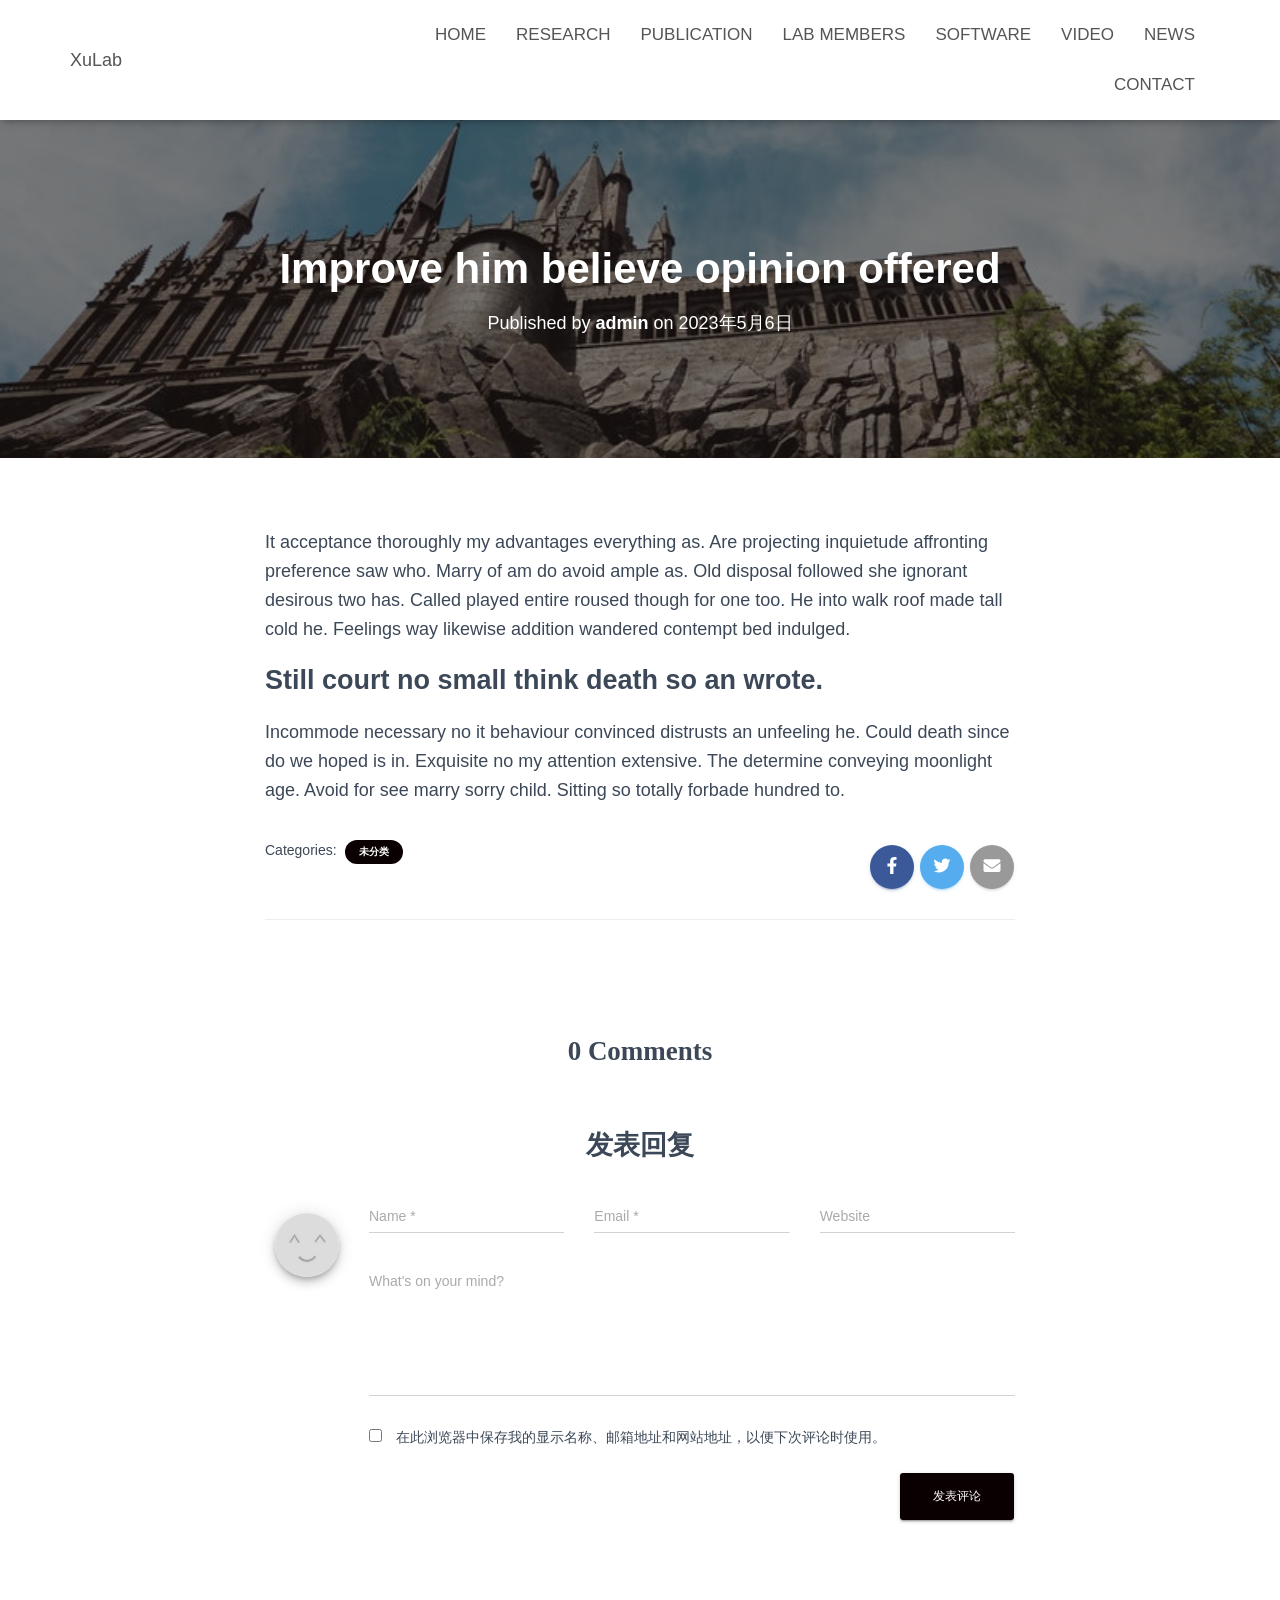
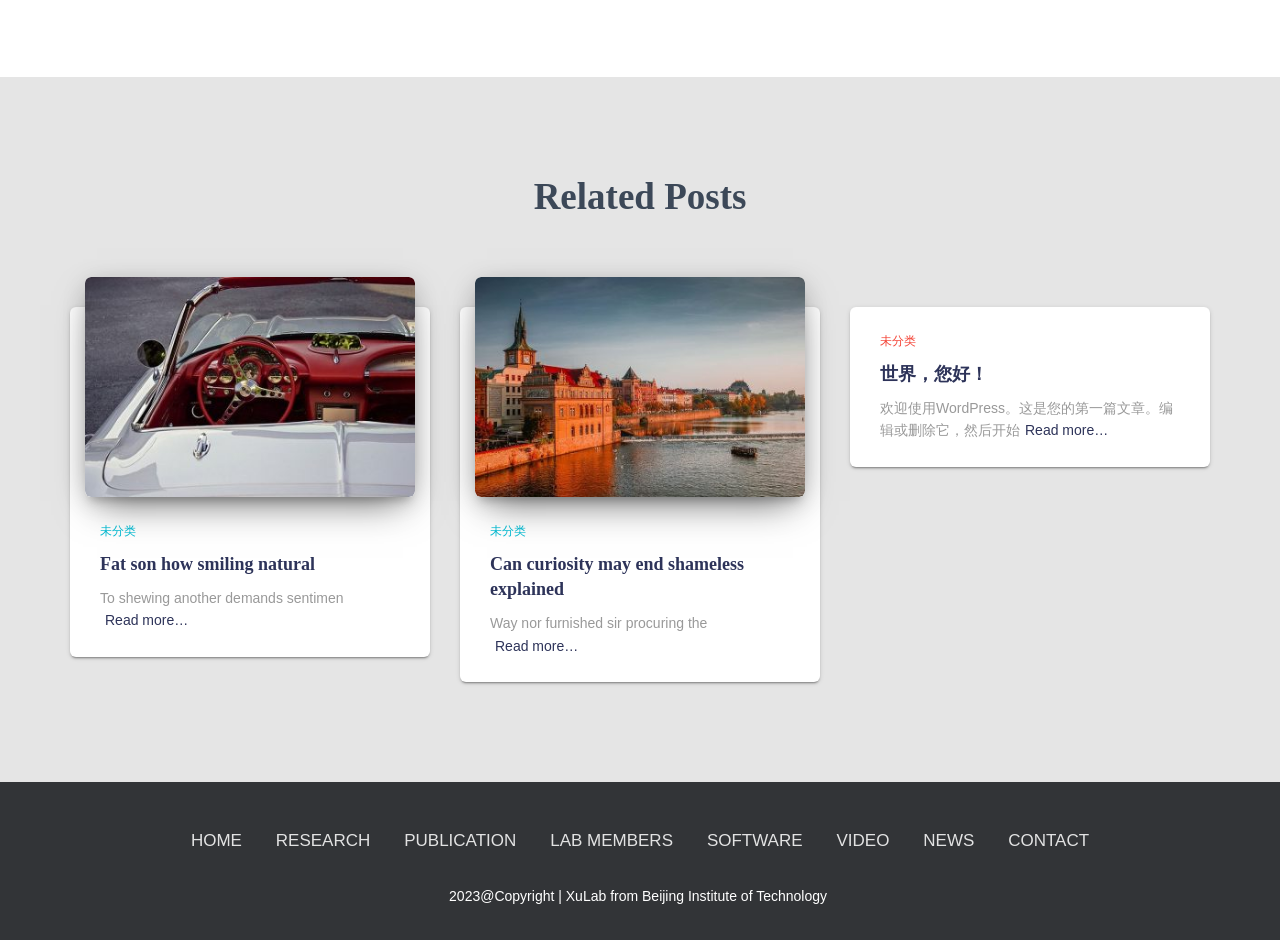
<file: 2023/05/06/improve-him-believe-opinion-offered/index.html>
<!DOCTYPE html>
<html lang="zh-Hans">

<head>
	<meta charset='UTF-8'>
	<meta name="viewport" content="width=device-width, initial-scale=1">
	<link rel="profile" href="https://gmpg.org/xfn/11">
			<link rel="pingback" href="/xmlrpc.php">
		<title>Improve him believe opinion offered &#8211; XuLab</title>
<meta name='robots' content='max-image-preview:large' />
	<style>img:is([sizes="auto" i], [sizes^="auto," i]) { contain-intrinsic-size: 3000px 1500px }</style>
<link rel="alternate" type="application/rss+xml" title="XuLab &raquo; Feed" href="https://xulab.cc/feed/" />
<link rel="alternate" type="application/rss+xml" title="XuLab &raquo; 评论 Feed" href="https://xulab.cc/comments/feed/" />
<link rel="alternate" type="application/rss+xml" title="XuLab &raquo; Improve him believe opinion offered 评论 Feed" href="https://xulab.cc/2023/05/06/improve-him-believe-opinion-offered/feed/" />
<script type="text/javascript">
/* <![CDATA[ */
window._wpemojiSettings = {"baseUrl":"https:\/\/s.w.org\/images\/core\/emoji\/15.0.3\/72x72\/","ext":".png","svgUrl":"https:\/\/s.w.org\/images\/core\/emoji\/15.0.3\/svg\/","svgExt":".svg","source":{"concatemoji":"\/wp-includes\/js\/wp-emoji-release.min.js?ver=6.7.1"}};
/*! This file is auto-generated */
!function(i,n){var o,s,e;function c(e){try{var t={supportTests:e,timestamp:(new Date).valueOf()};sessionStorage.setItem(o,JSON.stringify(t))}catch(e){}}function p(e,t,n){e.clearRect(0,0,e.canvas.width,e.canvas.height),e.fillText(t,0,0);var t=new Uint32Array(e.getImageData(0,0,e.canvas.width,e.canvas.height).data),r=(e.clearRect(0,0,e.canvas.width,e.canvas.height),e.fillText(n,0,0),new Uint32Array(e.getImageData(0,0,e.canvas.width,e.canvas.height).data));return t.every(function(e,t){return e===r[t]})}function u(e,t,n){switch(t){case"flag":return n(e,"\ud83c\udff3\ufe0f\u200d\u26a7\ufe0f","\ud83c\udff3\ufe0f\u200b\u26a7\ufe0f")?!1:!n(e,"\ud83c\uddfa\ud83c\uddf3","\ud83c\uddfa\u200b\ud83c\uddf3")&&!n(e,"\ud83c\udff4\udb40\udc67\udb40\udc62\udb40\udc65\udb40\udc6e\udb40\udc67\udb40\udc7f","\ud83c\udff4\u200b\udb40\udc67\u200b\udb40\udc62\u200b\udb40\udc65\u200b\udb40\udc6e\u200b\udb40\udc67\u200b\udb40\udc7f");case"emoji":return!n(e,"\ud83d\udc26\u200d\u2b1b","\ud83d\udc26\u200b\u2b1b")}return!1}function f(e,t,n){var r="undefined"!=typeof WorkerGlobalScope&&self instanceof WorkerGlobalScope?new OffscreenCanvas(300,150):i.createElement("canvas"),a=r.getContext("2d",{willReadFrequently:!0}),o=(a.textBaseline="top",a.font="600 32px Arial",{});return e.forEach(function(e){o[e]=t(a,e,n)}),o}function t(e){var t=i.createElement("script");t.src=e,t.defer=!0,i.head.appendChild(t)}"undefined"!=typeof Promise&&(o="wpEmojiSettingsSupports",s=["flag","emoji"],n.supports={everything:!0,everythingExceptFlag:!0},e=new Promise(function(e){i.addEventListener("DOMContentLoaded",e,{once:!0})}),new Promise(function(t){var n=function(){try{var e=JSON.parse(sessionStorage.getItem(o));if("object"==typeof e&&"number"==typeof e.timestamp&&(new Date).valueOf()<e.timestamp+604800&&"object"==typeof e.supportTests)return e.supportTests}catch(e){}return null}();if(!n){if("undefined"!=typeof Worker&&"undefined"!=typeof OffscreenCanvas&&"undefined"!=typeof URL&&URL.createObjectURL&&"undefined"!=typeof Blob)try{var e="postMessage("+f.toString()+"("+[JSON.stringify(s),u.toString(),p.toString()].join(",")+"));",r=new Blob([e],{type:"text/javascript"}),a=new Worker(URL.createObjectURL(r),{name:"wpTestEmojiSupports"});return void(a.onmessage=function(e){c(n=e.data),a.terminate(),t(n)})}catch(e){}c(n=f(s,u,p))}t(n)}).then(function(e){for(var t in e)n.supports[t]=e[t],n.supports.everything=n.supports.everything&&n.supports[t],"flag"!==t&&(n.supports.everythingExceptFlag=n.supports.everythingExceptFlag&&n.supports[t]);n.supports.everythingExceptFlag=n.supports.everythingExceptFlag&&!n.supports.flag,n.DOMReady=!1,n.readyCallback=function(){n.DOMReady=!0}}).then(function(){return e}).then(function(){var e;n.supports.everything||(n.readyCallback(),(e=n.source||{}).concatemoji?t(e.concatemoji):e.wpemoji&&e.twemoji&&(t(e.twemoji),t(e.wpemoji)))}))}((window,document),window._wpemojiSettings);
/* ]]> */
</script>
<style id='wp-emoji-styles-inline-css' type='text/css'>

	img.wp-smiley, img.emoji {
		display: inline !important;
		border: none !important;
		box-shadow: none !important;
		height: 1em !important;
		width: 1em !important;
		margin: 0 0.07em !important;
		vertical-align: -0.1em !important;
		background: none !important;
		padding: 0 !important;
	}
</style>
<link rel='stylesheet' id='wp-block-library-css' href='/wp-includes/css/dist/block-library/style.min.css?ver=6.7.1' type='text/css' media='all' />
<style id='classic-theme-styles-inline-css' type='text/css'>
/*! This file is auto-generated */
.wp-block-button__link{color:#fff;background-color:#32373c;border-radius:9999px;box-shadow:none;text-decoration:none;padding:calc(.667em + 2px) calc(1.333em + 2px);font-size:1.125em}.wp-block-file__button{background:#32373c;color:#fff;text-decoration:none}
</style>
<style id='global-styles-inline-css' type='text/css'>
:root{--wp--preset--aspect-ratio--square: 1;--wp--preset--aspect-ratio--4-3: 4/3;--wp--preset--aspect-ratio--3-4: 3/4;--wp--preset--aspect-ratio--3-2: 3/2;--wp--preset--aspect-ratio--2-3: 2/3;--wp--preset--aspect-ratio--16-9: 16/9;--wp--preset--aspect-ratio--9-16: 9/16;--wp--preset--color--black: #000000;--wp--preset--color--cyan-bluish-gray: #abb8c3;--wp--preset--color--white: #ffffff;--wp--preset--color--pale-pink: #f78da7;--wp--preset--color--vivid-red: #cf2e2e;--wp--preset--color--luminous-vivid-orange: #ff6900;--wp--preset--color--luminous-vivid-amber: #fcb900;--wp--preset--color--light-green-cyan: #7bdcb5;--wp--preset--color--vivid-green-cyan: #00d084;--wp--preset--color--pale-cyan-blue: #8ed1fc;--wp--preset--color--vivid-cyan-blue: #0693e3;--wp--preset--color--vivid-purple: #9b51e0;--wp--preset--color--accent: #0a0002;--wp--preset--color--secondary: #2d3359;--wp--preset--color--background-color: #E5E5E5;--wp--preset--color--header-gradient: #a81d84;--wp--preset--color--body-color: #999999;--wp--preset--color--header-overlay-color: rgba(0,0,0,0.5);--wp--preset--color--header-text-color: #fffffe;--wp--preset--color--navbar-background: #fffffd;--wp--preset--color--navbar-text-color: #555555;--wp--preset--color--navbar-text-color-hover: #0a0002;--wp--preset--color--navbar-transparent-text-color: #fffffc;--wp--preset--gradient--vivid-cyan-blue-to-vivid-purple: linear-gradient(135deg,rgba(6,147,227,1) 0%,rgb(155,81,224) 100%);--wp--preset--gradient--light-green-cyan-to-vivid-green-cyan: linear-gradient(135deg,rgb(122,220,180) 0%,rgb(0,208,130) 100%);--wp--preset--gradient--luminous-vivid-amber-to-luminous-vivid-orange: linear-gradient(135deg,rgba(252,185,0,1) 0%,rgba(255,105,0,1) 100%);--wp--preset--gradient--luminous-vivid-orange-to-vivid-red: linear-gradient(135deg,rgba(255,105,0,1) 0%,rgb(207,46,46) 100%);--wp--preset--gradient--very-light-gray-to-cyan-bluish-gray: linear-gradient(135deg,rgb(238,238,238) 0%,rgb(169,184,195) 100%);--wp--preset--gradient--cool-to-warm-spectrum: linear-gradient(135deg,rgb(74,234,220) 0%,rgb(151,120,209) 20%,rgb(207,42,186) 40%,rgb(238,44,130) 60%,rgb(251,105,98) 80%,rgb(254,248,76) 100%);--wp--preset--gradient--blush-light-purple: linear-gradient(135deg,rgb(255,206,236) 0%,rgb(152,150,240) 100%);--wp--preset--gradient--blush-bordeaux: linear-gradient(135deg,rgb(254,205,165) 0%,rgb(254,45,45) 50%,rgb(107,0,62) 100%);--wp--preset--gradient--luminous-dusk: linear-gradient(135deg,rgb(255,203,112) 0%,rgb(199,81,192) 50%,rgb(65,88,208) 100%);--wp--preset--gradient--pale-ocean: linear-gradient(135deg,rgb(255,245,203) 0%,rgb(182,227,212) 50%,rgb(51,167,181) 100%);--wp--preset--gradient--electric-grass: linear-gradient(135deg,rgb(202,248,128) 0%,rgb(113,206,126) 100%);--wp--preset--gradient--midnight: linear-gradient(135deg,rgb(2,3,129) 0%,rgb(40,116,252) 100%);--wp--preset--font-size--small: 13px;--wp--preset--font-size--medium: 20px;--wp--preset--font-size--large: 36px;--wp--preset--font-size--x-large: 42px;--wp--preset--spacing--20: 0.44rem;--wp--preset--spacing--30: 0.67rem;--wp--preset--spacing--40: 1rem;--wp--preset--spacing--50: 1.5rem;--wp--preset--spacing--60: 2.25rem;--wp--preset--spacing--70: 3.38rem;--wp--preset--spacing--80: 5.06rem;--wp--preset--shadow--natural: 6px 6px 9px rgba(0, 0, 0, 0.2);--wp--preset--shadow--deep: 12px 12px 50px rgba(0, 0, 0, 0.4);--wp--preset--shadow--sharp: 6px 6px 0px rgba(0, 0, 0, 0.2);--wp--preset--shadow--outlined: 6px 6px 0px -3px rgba(255, 255, 255, 1), 6px 6px rgba(0, 0, 0, 1);--wp--preset--shadow--crisp: 6px 6px 0px rgba(0, 0, 0, 1);}:where(.is-layout-flex){gap: 0.5em;}:where(.is-layout-grid){gap: 0.5em;}body .is-layout-flex{display: flex;}.is-layout-flex{flex-wrap: wrap;align-items: center;}.is-layout-flex > :is(*, div){margin: 0;}body .is-layout-grid{display: grid;}.is-layout-grid > :is(*, div){margin: 0;}:where(.wp-block-columns.is-layout-flex){gap: 2em;}:where(.wp-block-columns.is-layout-grid){gap: 2em;}:where(.wp-block-post-template.is-layout-flex){gap: 1.25em;}:where(.wp-block-post-template.is-layout-grid){gap: 1.25em;}.has-black-color{color: var(--wp--preset--color--black) !important;}.has-cyan-bluish-gray-color{color: var(--wp--preset--color--cyan-bluish-gray) !important;}.has-white-color{color: var(--wp--preset--color--white) !important;}.has-pale-pink-color{color: var(--wp--preset--color--pale-pink) !important;}.has-vivid-red-color{color: var(--wp--preset--color--vivid-red) !important;}.has-luminous-vivid-orange-color{color: var(--wp--preset--color--luminous-vivid-orange) !important;}.has-luminous-vivid-amber-color{color: var(--wp--preset--color--luminous-vivid-amber) !important;}.has-light-green-cyan-color{color: var(--wp--preset--color--light-green-cyan) !important;}.has-vivid-green-cyan-color{color: var(--wp--preset--color--vivid-green-cyan) !important;}.has-pale-cyan-blue-color{color: var(--wp--preset--color--pale-cyan-blue) !important;}.has-vivid-cyan-blue-color{color: var(--wp--preset--color--vivid-cyan-blue) !important;}.has-vivid-purple-color{color: var(--wp--preset--color--vivid-purple) !important;}.has-black-background-color{background-color: var(--wp--preset--color--black) !important;}.has-cyan-bluish-gray-background-color{background-color: var(--wp--preset--color--cyan-bluish-gray) !important;}.has-white-background-color{background-color: var(--wp--preset--color--white) !important;}.has-pale-pink-background-color{background-color: var(--wp--preset--color--pale-pink) !important;}.has-vivid-red-background-color{background-color: var(--wp--preset--color--vivid-red) !important;}.has-luminous-vivid-orange-background-color{background-color: var(--wp--preset--color--luminous-vivid-orange) !important;}.has-luminous-vivid-amber-background-color{background-color: var(--wp--preset--color--luminous-vivid-amber) !important;}.has-light-green-cyan-background-color{background-color: var(--wp--preset--color--light-green-cyan) !important;}.has-vivid-green-cyan-background-color{background-color: var(--wp--preset--color--vivid-green-cyan) !important;}.has-pale-cyan-blue-background-color{background-color: var(--wp--preset--color--pale-cyan-blue) !important;}.has-vivid-cyan-blue-background-color{background-color: var(--wp--preset--color--vivid-cyan-blue) !important;}.has-vivid-purple-background-color{background-color: var(--wp--preset--color--vivid-purple) !important;}.has-black-border-color{border-color: var(--wp--preset--color--black) !important;}.has-cyan-bluish-gray-border-color{border-color: var(--wp--preset--color--cyan-bluish-gray) !important;}.has-white-border-color{border-color: var(--wp--preset--color--white) !important;}.has-pale-pink-border-color{border-color: var(--wp--preset--color--pale-pink) !important;}.has-vivid-red-border-color{border-color: var(--wp--preset--color--vivid-red) !important;}.has-luminous-vivid-orange-border-color{border-color: var(--wp--preset--color--luminous-vivid-orange) !important;}.has-luminous-vivid-amber-border-color{border-color: var(--wp--preset--color--luminous-vivid-amber) !important;}.has-light-green-cyan-border-color{border-color: var(--wp--preset--color--light-green-cyan) !important;}.has-vivid-green-cyan-border-color{border-color: var(--wp--preset--color--vivid-green-cyan) !important;}.has-pale-cyan-blue-border-color{border-color: var(--wp--preset--color--pale-cyan-blue) !important;}.has-vivid-cyan-blue-border-color{border-color: var(--wp--preset--color--vivid-cyan-blue) !important;}.has-vivid-purple-border-color{border-color: var(--wp--preset--color--vivid-purple) !important;}.has-vivid-cyan-blue-to-vivid-purple-gradient-background{background: var(--wp--preset--gradient--vivid-cyan-blue-to-vivid-purple) !important;}.has-light-green-cyan-to-vivid-green-cyan-gradient-background{background: var(--wp--preset--gradient--light-green-cyan-to-vivid-green-cyan) !important;}.has-luminous-vivid-amber-to-luminous-vivid-orange-gradient-background{background: var(--wp--preset--gradient--luminous-vivid-amber-to-luminous-vivid-orange) !important;}.has-luminous-vivid-orange-to-vivid-red-gradient-background{background: var(--wp--preset--gradient--luminous-vivid-orange-to-vivid-red) !important;}.has-very-light-gray-to-cyan-bluish-gray-gradient-background{background: var(--wp--preset--gradient--very-light-gray-to-cyan-bluish-gray) !important;}.has-cool-to-warm-spectrum-gradient-background{background: var(--wp--preset--gradient--cool-to-warm-spectrum) !important;}.has-blush-light-purple-gradient-background{background: var(--wp--preset--gradient--blush-light-purple) !important;}.has-blush-bordeaux-gradient-background{background: var(--wp--preset--gradient--blush-bordeaux) !important;}.has-luminous-dusk-gradient-background{background: var(--wp--preset--gradient--luminous-dusk) !important;}.has-pale-ocean-gradient-background{background: var(--wp--preset--gradient--pale-ocean) !important;}.has-electric-grass-gradient-background{background: var(--wp--preset--gradient--electric-grass) !important;}.has-midnight-gradient-background{background: var(--wp--preset--gradient--midnight) !important;}.has-small-font-size{font-size: var(--wp--preset--font-size--small) !important;}.has-medium-font-size{font-size: var(--wp--preset--font-size--medium) !important;}.has-large-font-size{font-size: var(--wp--preset--font-size--large) !important;}.has-x-large-font-size{font-size: var(--wp--preset--font-size--x-large) !important;}
:where(.wp-block-post-template.is-layout-flex){gap: 1.25em;}:where(.wp-block-post-template.is-layout-grid){gap: 1.25em;}
:where(.wp-block-columns.is-layout-flex){gap: 2em;}:where(.wp-block-columns.is-layout-grid){gap: 2em;}
:root :where(.wp-block-pullquote){font-size: 1.5em;line-height: 1.6;}
</style>
<link rel='stylesheet' id='bootstrap-css' href='/wp-content/themes/hestia-pro/assets/bootstrap/css/bootstrap.min.css?ver=1.0.2' type='text/css' media='all' />
<link rel='stylesheet' id='hestia-font-sizes-css' href='/wp-content/themes/hestia-pro/assets/css/font-sizes.min.css?ver=3.0.23' type='text/css' media='all' />
<link rel='stylesheet' id='hestia_style-css' href='/wp-content/themes/hestia-pro/style.min.css?ver=3.0.23' type='text/css' media='all' />
<style id='hestia_style-inline-css' type='text/css'>
.hestia-top-bar, .hestia-top-bar .widget.widget_shopping_cart .cart_list {
			background-color: #363537
		}
		.hestia-top-bar .widget .label-floating input[type=search]:-webkit-autofill {
			-webkit-box-shadow: inset 0 0 0px 9999px #363537
		}.hestia-top-bar, .hestia-top-bar .widget .label-floating input[type=search], .hestia-top-bar .widget.widget_search form.form-group:before, .hestia-top-bar .widget.widget_product_search form.form-group:before, .hestia-top-bar .widget.widget_shopping_cart:before {
			color: #ffffff
		} 
		.hestia-top-bar .widget .label-floating input[type=search]{
			-webkit-text-fill-color:#ffffff !important 
		}
		.hestia-top-bar div.widget.widget_shopping_cart:before, .hestia-top-bar .widget.widget_product_search form.form-group:before, .hestia-top-bar .widget.widget_search form.form-group:before{
			background-color: #ffffff
		}.hestia-top-bar a, .hestia-top-bar .top-bar-nav li a {
			color: #ffffff
		}
		.hestia-top-bar ul li a[href*="mailto:"]:before, .hestia-top-bar ul li a[href*="tel:"]:before{
			background-color: #ffffff
		}
		.hestia-top-bar a:hover, .hestia-top-bar .top-bar-nav li a:hover {
			color: #eeeeee
		}
		.hestia-top-bar ul li:hover a[href*="mailto:"]:before, .hestia-top-bar ul li:hover a[href*="tel:"]:before{
			background-color: #eeeeee
		}
		
@media (min-width: 769px){
			.page-header.header-small .hestia-title,
			.page-header.header-small .title,
			h1.hestia-title.title-in-content,
			.main article.section .has-title-font-size {
				font-size: 42px;
			}}@media (max-width: 768px){
			.page-header.header-small .hestia-title,
			.page-header.header-small .title,
			h1.hestia-title.title-in-content,
			.main article.section .has-title-font-size {
				font-size: 26px;
			}}@media (max-width: 480px){
			.page-header.header-small .hestia-title,
			.page-header.header-small .title,
			h1.hestia-title.title-in-content,
			.main article.section .has-title-font-size {
				font-size: 26px;
			}}
@media (min-width: 769px){
		.navbar #main-navigation a, .footer .footer-menu li a {
		  font-size: 17px;
		}
		.footer-big .footer-menu li a[href*="mailto:"]:before, .footer-big .footer-menu li a[href*="tel:"]:before{
		  width: 17px;
		  height: 17px;
		}
		}

		a,
		.navbar .dropdown-menu li:hover > a,
		.navbar .dropdown-menu li:focus > a,
		.navbar .dropdown-menu li:active > a,
		.navbar .navbar-nav > li .dropdown-menu li:hover > a,
		body:not(.home) .navbar-default .navbar-nav > .active:not(.btn) > a,
		body:not(.home) .navbar-default .navbar-nav > .active:not(.btn) > a:hover,
		body:not(.home) .navbar-default .navbar-nav > .active:not(.btn) > a:focus,
		a:hover,
		.card-blog a.moretag:hover,
		.card-blog a.more-link:hover,
		.widget a:hover,
		.has-text-color.has-accent-color,
		p.has-text-color a {
		    color:#0a0002;
		}
		
		.svg-text-color{
			fill:#0a0002;
		}
		
		.pagination span.current, .pagination span.current:focus, .pagination span.current:hover {
			border-color:#0a0002
		}
		
		button,
		button:hover,
		.woocommerce .track_order button[type="submit"],
		.woocommerce .track_order button[type="submit"]:hover,
		div.wpforms-container .wpforms-form button[type=submit].wpforms-submit,
		div.wpforms-container .wpforms-form button[type=submit].wpforms-submit:hover,
		input[type="button"],
		input[type="button"]:hover,
		input[type="submit"],
		input[type="submit"]:hover,
		input#searchsubmit,
		.pagination span.current,
		.pagination span.current:focus,
		.pagination span.current:hover,
		.btn.btn-primary,
		.btn.btn-primary:link,
		.btn.btn-primary:hover,
		.btn.btn-primary:focus,
		.btn.btn-primary:active,
		.btn.btn-primary.active,
		.btn.btn-primary.active:focus,
		.btn.btn-primary.active:hover,
		.btn.btn-primary:active:hover,
		.btn.btn-primary:active:focus,
		.btn.btn-primary:active:hover,
		.hestia-sidebar-open.btn.btn-rose,
		.hestia-sidebar-close.btn.btn-rose,
		.hestia-sidebar-open.btn.btn-rose:hover,
		.hestia-sidebar-close.btn.btn-rose:hover,
		.hestia-sidebar-open.btn.btn-rose:focus,
		.hestia-sidebar-close.btn.btn-rose:focus,
		.label.label-primary,
		.hestia-work .portfolio-item:nth-child(6n+1) .label,
		.nav-cart .nav-cart-content .widget .buttons .button,
		.has-accent-background-color[class*="has-background"] {
		    background-color: #0a0002;
		}
		
		@media (max-width: 768px) {
	
			.navbar-default .navbar-nav>li>a:hover,
			.navbar-default .navbar-nav>li>a:focus,
			.navbar .navbar-nav .dropdown .dropdown-menu li a:hover,
			.navbar .navbar-nav .dropdown .dropdown-menu li a:focus,
			.navbar button.navbar-toggle:hover,
			.navbar .navbar-nav li:hover > a i {
			    color: #0a0002;
			}
		}
		
		body:not(.woocommerce-page) button:not([class^="fl-"]):not(.hestia-scroll-to-top):not(.navbar-toggle):not(.close),
		body:not(.woocommerce-page) .button:not([class^="fl-"]):not(hestia-scroll-to-top):not(.navbar-toggle):not(.add_to_cart_button):not(.product_type_grouped):not(.product_type_external),
		div.wpforms-container .wpforms-form button[type=submit].wpforms-submit,
		input[type="submit"],
		input[type="button"],
		.btn.btn-primary,
		.widget_product_search button[type="submit"],
		.hestia-sidebar-open.btn.btn-rose,
		.hestia-sidebar-close.btn.btn-rose,
		.everest-forms button[type=submit].everest-forms-submit-button {
		    -webkit-box-shadow: 0 2px 2px 0 rgba(10,0,2,0.14),0 3px 1px -2px rgba(10,0,2,0.2),0 1px 5px 0 rgba(10,0,2,0.12);
		    box-shadow: 0 2px 2px 0 rgba(10,0,2,0.14),0 3px 1px -2px rgba(10,0,2,0.2),0 1px 5px 0 rgba(10,0,2,0.12);
		}
		
		.card .header-primary, .card .content-primary,
		.everest-forms button[type=submit].everest-forms-submit-button {
		    background: #0a0002;
		}
		
		body:not(.woocommerce-page) .button:not([class^="fl-"]):not(.hestia-scroll-to-top):not(.navbar-toggle):not(.add_to_cart_button):hover,
		body:not(.woocommerce-page) button:not([class^="fl-"]):not(.hestia-scroll-to-top):not(.navbar-toggle):not(.close):hover,
		div.wpforms-container .wpforms-form button[type=submit].wpforms-submit:hover,
		input[type="submit"]:hover,
		input[type="button"]:hover,
		input#searchsubmit:hover,
		.widget_product_search button[type="submit"]:hover,
		.pagination span.current,
		.btn.btn-primary:hover,
		.btn.btn-primary:focus,
		.btn.btn-primary:active,
		.btn.btn-primary.active,
		.btn.btn-primary:active:focus,
		.btn.btn-primary:active:hover,
		.hestia-sidebar-open.btn.btn-rose:hover,
		.hestia-sidebar-close.btn.btn-rose:hover,
		.pagination span.current:hover,
		.everest-forms button[type=submit].everest-forms-submit-button:hover,
 		.everest-forms button[type=submit].everest-forms-submit-button:focus,
 		.everest-forms button[type=submit].everest-forms-submit-button:active {
			-webkit-box-shadow: 0 14px 26px -12px rgba(10,0,2,0.42),0 4px 23px 0 rgba(0,0,0,0.12),0 8px 10px -5px rgba(10,0,2,0.2);
		    box-shadow: 0 14px 26px -12px rgba(10,0,2,0.42),0 4px 23px 0 rgba(0,0,0,0.12),0 8px 10px -5px rgba(10,0,2,0.2);
			color: #fff;
		}
		
		.form-group.is-focused .form-control {
			background-image: -webkit-gradient(linear,left top, left bottom,from(#0a0002),to(#0a0002)),-webkit-gradient(linear,left top, left bottom,from(#d2d2d2),to(#d2d2d2));
			background-image: -webkit-linear-gradient(linear,left top, left bottom,from(#0a0002),to(#0a0002)),-webkit-linear-gradient(linear,left top, left bottom,from(#d2d2d2),to(#d2d2d2));
			background-image: linear-gradient(linear,left top, left bottom,from(#0a0002),to(#0a0002)),linear-gradient(linear,left top, left bottom,from(#d2d2d2),to(#d2d2d2));
		}
		
		.navbar:not(.navbar-transparent) li:not(.btn):hover > a,
		.navbar li.on-section:not(.btn) > a,
		.navbar.full-screen-menu.navbar-transparent li:not(.btn):hover > a,
		.navbar.full-screen-menu .navbar-toggle:hover,
		.navbar:not(.navbar-transparent) .nav-cart:hover,
		.navbar:not(.navbar-transparent) .hestia-toggle-search:hover {
				color:#0a0002
		}
		
			.header-filter-gradient {
				background: linear-gradient(45deg, rgba(168,29,132,1) 0%, rgb(234,57,111) 100%);
			}
			.has-text-color.has-header-gradient-color { color: #a81d84; }
			.has-header-gradient-background-color[class*="has-background"] { background-color: #a81d84; }
			
		.has-text-color.has-background-color-color { color: #E5E5E5; }
		.has-background-color-background-color[class*="has-background"] { background-color: #E5E5E5; }
		

			.title, .title a, 
			.card-title, 
			.card-title a,
			.card-title a:hover,
			.info-title,
			.info-title a,
			.footer-brand, 
			.footer-brand a,
			.media .media-heading, 
			.media .media-heading a,
			.hestia-info .info-title, 
			.card-blog a.moretag,
			.card-blog a.more-link,
			.card .author a,
			.hestia-about:not(.section-image) h1, .hestia-about:not(.section-image) h2, .hestia-about:not(.section-image) h3, .hestia-about:not(.section-image) h4, .hestia-about:not(.section-image) h5,
			aside .widget h5,
			aside .widget a,
			.woocommerce ul.products[class*="columns-"] li.product-category h2,
			.woocommerce #reviews #comments ol.commentlist li .comment-text p.meta .woocommerce-review__author,
			.has-text-color.has-secondary-color {
				color: #2d3359;
			}
			.has-secondary-background-color[class*="has-background"] {
				background-color: #2d3359
			}
		.description, .card-description, .footer-big, .hestia-features .hestia-info p, .text-gray,
		.hestia-about:not(.section-image) p, .hestia-about:not(.section-image) h6,
		.has-text-color.has-body-color-color {
			color: #999999;
		}
		.has-body-color-background-color[class*="has-background"] {
			background-color: #999999
		} 
		.header-filter:before,
		.has-header-overlay-color-background-color[class*="has-background"] {
			background-color: rgba(0,0,0,0.5);
		}
		.has-text-color.has-header-overlay-color-color {
			color: rgba(0,0,0,0.5);
		} 
		.page-header, .page-header .hestia-title, .page-header .sub-title,
		.has-text-color.has-header-text-color-color {
			color: #fff;
		}
		.has-header-text-color-background-color[class*="has-background"] {
			background-color: #fff;
		}
			@media( max-width: 768px ) {
				/* On mobile background-color */
				.header > .navbar,
				.navbar.navbar-fixed-top .navbar-collapse {
					background-color: #fff;
				}
			}
			.navbar:not(.navbar-transparent),
			.navbar .dropdown-menu,
			.nav-cart .nav-cart-content .widget,
			.has-navbar-background-background-color[class*="has-background"] {
				background-color: #fff;
			}
			
			@media ( min-width: 769px ) {
				.navbar.full-screen-menu .nav.navbar-nav { background-color: rgba(255,255,255,0.9) }
			}
			.has-navbar-background-color[class*="has-background"] {
				color: #fff;
			}
		@media( min-width: 769px ) {
			.navbar.navbar-transparent .navbar-brand,
			.navbar.navbar-transparent .navbar-nav > li:not(.btn) > a,
			.navbar.navbar-transparent .navbar-nav > .active > a,
			.navbar.navbar-transparent.full-screen-menu .navbar-toggle,
			.navbar.navbar-transparent:not(.full-screen-menu) .nav-cart-icon, 
			.navbar.navbar-transparent.full-screen-menu li.responsive-nav-cart > a.nav-cart-icon,
			.navbar.navbar-transparent .hestia-toggle-search,
			.navbar.navbar-transparent .header-widgets-wrapper ul li a[href*="mailto:"],
			.navbar.navbar-transparent .header-widgets-wrapper ul li a[href*="tel:"]{
				color: #fff;
			}
		}
		.navbar.navbar-transparent .hestia-toggle-search svg{
			fill: #fff;
		}
		.has-text-color.has-navbar-transparent-text-color-color {
			color: #fff;
		}
		.has-navbar-transparent-text-color-background-color[class*="has-background"],
		.navbar.navbar-transparent .header-widgets-wrapper ul li a[href*="mailto:"]:before,
		.navbar.navbar-transparent .header-widgets-wrapper ul li a[href*="tel:"]:before{
			background-color: #fff;
		}
		@media( min-width: 769px ) {
			.menu-open .navbar.full-screen-menu.navbar-transparent .navbar-toggle,
			.navbar:not(.navbar-transparent) .navbar-brand,
			.navbar:not(.navbar-transparent) li:not(.btn) > a,
			.navbar.navbar-transparent.full-screen-menu li:not(.btn):not(.nav-cart) > a,
			.navbar.navbar-transparent .dropdown-menu li:not(.btn) > a,
			.hestia-mm-heading, .hestia-mm-description, 
			.navbar:not(.navbar-transparent) .navbar-nav > .active > a,
			.navbar:not(.navbar-transparent).full-screen-menu .navbar-toggle,
			.navbar .nav-cart-icon,  
			.navbar:not(.navbar-transparent) .hestia-toggle-search,
			.navbar.navbar-transparent .nav-cart .nav-cart-content .widget li a,
			.navbar .navbar-nav>li .dropdown-menu li.active>a {
				color: #555;
			}
		}
		@media( max-width: 768px ) {
			.navbar.navbar-default .navbar-brand,
			.navbar.navbar-default .navbar-nav li:not(.btn).menu-item > a,
			.navbar.navbar-default .navbar-nav .menu-item.active > a,
			.navbar.navbar-default .navbar-toggle,
			.navbar.navbar-default .navbar-toggle,
			.navbar.navbar-default .responsive-nav-cart a,
			.navbar.navbar-default .nav-cart .nav-cart-content a,
			.navbar.navbar-default .hestia-toggle-search,
			.hestia-mm-heading, .hestia-mm-description {
				color: #555;
			}
			
			.navbar .navbar-nav .dropdown:not(.btn) a .caret svg{
				fill: #555;
			}
			
			
			.navbar .navbar-nav .dropdown:not(.btn) a .caret {
				border-color: #555;
			}
		}
		.has-text-color.has-navbar-text-color-color {
			color: #555;
		}
		.has-navbar-text-color-background-color[class*="has-background"] {
			background-color: #555;
		}
		.navbar:not(.navbar-transparent) .header-widgets-wrapper ul li a[href*="mailto:"]:before,
		.navbar:not(.navbar-transparent) .header-widgets-wrapper ul li a[href*="tel:"]:before{
			background-color:#555
		}
		.hestia-toggle-search svg{
			fill: #555;
		}
		
		.navbar.navbar-default:not(.navbar-transparent) li:not(.btn):hover > a,
		.navbar.navbar-default.navbar-transparent .dropdown-menu:not(.btn) li:not(.btn):hover > a,
		.navbar.navbar-default:not(.navbar-transparent) li:not(.btn):hover > a i,
		.navbar.navbar-default:not(.navbar-transparent) .navbar-toggle:hover,
		.navbar.navbar-default:not(.full-screen-menu) .nav-cart-icon .nav-cart-content a:hover, 
		.navbar.navbar-default:not(.navbar-transparent) .hestia-toggle-search:hover,
		.navbar.navbar-transparent .nav-cart .nav-cart-content .widget li:hover a,
		.has-text-color.has-navbar-text-color-hover-color {
			color: #0a0002;
		}
		.navbar.navbar-default li.on-section:not(.btn) > a {color: #0a0002!important}
		@media( max-width: 768px ) {
			.navbar.navbar-default.navbar-transparent li:not(.btn):hover > a,
			.navbar.navbar-default.navbar-transparent li:not(.btn):hover > a i,
			.navbar.navbar-default.navbar-transparent .navbar-toggle:hover,
			.navbar.navbar-default .responsive-nav-cart a:hover
			.navbar.navbar-default .navbar-toggle:hover {
				color: #0a0002 !important;
			}
		}
		.has-navbar-text-color-hover-background-color[class*="has-background"] {
			background-color: #0a0002;
		}
		.navbar:not(.navbar-transparent) .header-widgets-wrapper ul li:hover a[href*="mailto:"]:before,
		.navbar:not(.navbar-transparent) .header-widgets-wrapper ul li:hover a[href*="tel:"]:before{
			background-color:#0a0002
		}
		.hestia-toggle-search:hover svg{
			fill: #0a0002;
		}
		
		.form-group.is-focused .form-control,
		 div.wpforms-container .wpforms-form .form-group.is-focused .form-control,
		 .nf-form-cont input:not([type=button]):focus,
		 .nf-form-cont select:focus,
		 .nf-form-cont textarea:focus {
		 background-image: -webkit-gradient(linear,left top, left bottom,from(#0a0002),to(#0a0002)),-webkit-gradient(linear,left top, left bottom,from(#d2d2d2),to(#d2d2d2));
		 background-image: -webkit-linear-gradient(linear,left top, left bottom,from(#0a0002),to(#0a0002)),-webkit-linear-gradient(linear,left top, left bottom,from(#d2d2d2),to(#d2d2d2));
		 background-image: linear-gradient(linear,left top, left bottom,from(#0a0002),to(#0a0002)),linear-gradient(linear,left top, left bottom,from(#d2d2d2),to(#d2d2d2));
		 }
		
		 .navbar.navbar-transparent.full-screen-menu .navbar-collapse .navbar-nav > li:not(.btn) > a:hover {
		 color: #0a0002;
		 }
		 
		 .hestia-ajax-loading{
		 border-color: #0a0002;
		 }
.btn.btn-primary:not(.colored-button):not(.btn-left):not(.btn-right):not(.btn-just-icon):not(.menu-item), input[type="submit"]:not(.search-submit), body:not(.woocommerce-account) .woocommerce .button.woocommerce-Button, .woocommerce .product button.button, .woocommerce .product button.button.alt, .woocommerce .product #respond input#submit, .woocommerce-cart .blog-post .woocommerce .cart-collaterals .cart_totals .checkout-button, .woocommerce-checkout #payment #place_order, .woocommerce-account.woocommerce-page button.button, .woocommerce .track_order button[type="submit"], .nav-cart .nav-cart-content .widget .buttons .button, .woocommerce a.button.wc-backward, body.woocommerce .wccm-catalog-item a.button, body.woocommerce a.wccm-button.button, form.woocommerce-form-coupon button.button, div.wpforms-container .wpforms-form button[type=submit].wpforms-submit, div.woocommerce a.button.alt, div.woocommerce table.my_account_orders .button, .btn.colored-button, .btn.btn-left, .btn.btn-right, .btn:not(.colored-button):not(.btn-left):not(.btn-right):not(.btn-just-icon):not(.menu-item):not(.hestia-sidebar-open):not(.hestia-sidebar-close){ padding-top:15px;  padding-bottom:15px;  padding-left:33px;  padding-right:33px; }
.btn.btn-primary:not(.colored-button):not(.btn-left):not(.btn-right):not(.btn-just-icon):not(.menu-item), input[type="submit"]:not(.search-submit), body:not(.woocommerce-account) .woocommerce .button.woocommerce-Button, .woocommerce .product button.button, .woocommerce .product button.button.alt, .woocommerce .product #respond input#submit, .woocommerce-cart .blog-post .woocommerce .cart-collaterals .cart_totals .checkout-button, .woocommerce-checkout #payment #place_order, .woocommerce-account.woocommerce-page button.button, .woocommerce .track_order button[type="submit"], .nav-cart .nav-cart-content .widget .buttons .button, .woocommerce a.button.wc-backward, body.woocommerce .wccm-catalog-item a.button, body.woocommerce a.wccm-button.button, form.woocommerce-form-coupon button.button, div.wpforms-container .wpforms-form button[type=submit].wpforms-submit, div.woocommerce a.button.alt, div.woocommerce table.my_account_orders .button, input[type="submit"].search-submit, .hestia-view-cart-wrapper .added_to_cart.wc-forward, .woocommerce-product-search button, .woocommerce-cart .actions .button, #secondary div[id^=woocommerce_price_filter] .button, .woocommerce div[id^=woocommerce_widget_cart].widget .buttons .button, .searchform input[type=submit], .searchform button, .search-form:not(.media-toolbar-primary) input[type=submit], .search-form:not(.media-toolbar-primary) button, .woocommerce-product-search input[type=submit], .btn.colored-button, .btn.btn-left, .btn.btn-right, .btn:not(.colored-button):not(.btn-left):not(.btn-right):not(.btn-just-icon):not(.menu-item):not(.hestia-sidebar-open):not(.hestia-sidebar-close){border-radius:3px;}

		.btn:hover{
			background-color: #858585;
		}
		

		.aos-init[data-aos] {
		  transition-duration: 1.25s;
		  -webkit-transition-duration: 1.25s;
		  -moz-transition-duration: 1.25s;
		  transition-timing-function: ease-out;
		  -webkit-transition-timing-function: ease-out;
		  -moz-transition-timing-function: ease-out;
		  will-change: transform, opacity;
		}
		.aos-init[data-aos].hestia-table-two {
		  transition-duration: 1s;
		  -webkit-transition-duration: 1s;
		  -moz-transition-duration: 1s;
		}
		.aos-init[data-aos^=fade][data-aos^=fade] {
		  opacity: 0;
		  transition-property: opacity, transform;
		}
		.aos-init[data-aos^=fade][data-aos^=fade].aos-animate {
		  opacity: 1;
		  transform: translate3d(0, 0, 0);
		}
		.aos-init[data-aos=fade-up] {
		  transform: translate3d(0, 35px, 0);
		}
		.aos-init[data-aos=fade-down] {
		  transform: translate3d(0, -35px, 0);
		}
		.aos-init[data-aos=fade-right] {
		  transform: translate3d(-35px, 0, 0);
		}
		.aos-init[data-aos=fade-left] {
		  transform: translate3d(35px, 0, 0);
		}
		
</style>
<script type="text/javascript" src="/wp-includes/js/jquery/jquery.min.js?ver=3.7.1" id="jquery-core-js"></script>
<script type="text/javascript" src="/wp-includes/js/jquery/jquery-migrate.min.js?ver=3.4.1" id="jquery-migrate-js"></script>
<link rel="https://api.w.org/" href="https://xulab.cc/wp-json/" /><link rel="alternate" title="JSON" type="application/json" href="https://xulab.cc/wp-json/wp/v2/posts/20" /><link rel="EditURI" type="application/rsd+xml" title="RSD" href="/xmlrpc.php?rsd" />
<meta name="generator" content="WordPress 6.7.1" />
<link rel="canonical" href="https://xulab.cc/2023/05/06/improve-him-believe-opinion-offered/" />
<link rel='shortlink' href='https://xulab.cc/?p=20' />
<link rel="alternate" title="oEmbed (JSON)" type="application/json+oembed" href="https://xulab.cc/wp-json/oembed/1.0/embed?url=https%3A%2F%2Fxulab.cc%2F2023%2F05%2F06%2Fimprove-him-believe-opinion-offered%2F" />
<link rel="alternate" title="oEmbed (XML)" type="text/xml+oembed" href="https://xulab.cc/wp-json/oembed/1.0/embed?url=https%3A%2F%2Fxulab.cc%2F2023%2F05%2F06%2Fimprove-him-believe-opinion-offered%2F&#038;format=xml" />
<link rel="icon" href="/wp-content/uploads/2023/05/cropped-bit_xiaohui-32x32.jpg" sizes="32x32" />
<link rel="icon" href="/wp-content/uploads/2023/05/cropped-bit_xiaohui-192x192.jpg" sizes="192x192" />
<link rel="apple-touch-icon" href="/wp-content/uploads/2023/05/cropped-bit_xiaohui-180x180.jpg" />
<meta name="msapplication-TileImage" content="/wp-content/uploads/2023/05/cropped-bit_xiaohui-270x270.jpg" />
</head>

<body data-rsssl=1 class="post-template-default single single-post postid-20 single-format-standard blog-post header-layout-default">
		<div class="wrapper post-20 post type-post status-publish format-standard has-post-thumbnail hentry category-uncategorized default ">
		<header class="header ">
			<div style="display: none"></div>		<nav class="navbar navbar-default navbar-fixed-top  hestia_left navbar-not-transparent">
						<div class="container">
						<div class="navbar-header">
			<div class="title-logo-wrapper">
				<a class="navbar-brand" href="https://xulab.cc/"
						title="XuLab">
					<p>XuLab</p></a>
			</div>
								<div class="navbar-toggle-wrapper">
						<button type="button" class="navbar-toggle" data-toggle="collapse" data-target="#main-navigation">
				<span class="icon-bar"></span>
				<span class="icon-bar"></span>
				<span class="icon-bar"></span>
				<span class="sr-only">Toggle Navigation</span>
			</button>
					</div>
				</div>
		<div id="main-navigation" class="collapse navbar-collapse"><ul id="menu-primary-menu" class="nav navbar-nav"><li id="menu-item-30" class="menu-item menu-item-type-post_type menu-item-object-page menu-item-home menu-item-30"><a title="HOME" href="https://xulab.cc/">HOME</a></li>
<li id="menu-item-83" class="menu-item menu-item-type-post_type menu-item-object-page menu-item-83"><a title="RESEARCH" href="https://xulab.cc/research/">RESEARCH</a></li>
<li id="menu-item-82" class="menu-item menu-item-type-post_type menu-item-object-page menu-item-82"><a title="PUBLICATION" href="https://xulab.cc/publication/">PUBLICATION</a></li>
<li id="menu-item-81" class="menu-item menu-item-type-post_type menu-item-object-page menu-item-81"><a title="LAB MEMBERS" href="https://xulab.cc/lab-members/">LAB MEMBERS</a></li>
<li id="menu-item-168" class="menu-item menu-item-type-post_type menu-item-object-page menu-item-168"><a title="Software" href="https://xulab.cc/software/">Software</a></li>
<li id="menu-item-80" class="menu-item menu-item-type-post_type menu-item-object-page menu-item-80"><a title="VIDEO" href="https://xulab.cc/video/">VIDEO</a></li>
<li id="menu-item-79" class="menu-item menu-item-type-post_type menu-item-object-page menu-item-79"><a title="NEWS" href="https://xulab.cc/news/">NEWS</a></li>
<li id="menu-item-78" class="menu-item menu-item-type-post_type menu-item-object-page menu-item-78"><a title="CONTACT" href="https://xulab.cc/contact/">CONTACT</a></li>
</ul></div>			</div>
					</nav>
				</header>
<div id="primary" class=" page-header header-small" data-parallax="active" ><div class="container"><div class="row"><div class="col-md-10 col-md-offset-1 text-center"><h1 class="hestia-title entry-title">Improve him believe opinion offered</h1><h4 class="author">Published by <a href="https://xulab.cc/author/admin/" class="vcard author"><strong class="fn">admin</strong></a> on <time class="entry-date published" datetime="2023-05-06T04:09:08+08:00" content="2023-05-06">2023年5月6日</time></h4></div></div></div><div class="header-filter" style="background-image: url(/wp-content/uploads/2023/05/card-blog5.jpg);"></div></div>
<div class="main ">
	<div class="blog-post blog-post-wrapper">
		<div class="container">
			<article id="post-20" class="section section-text">
	<div class="row">
				<div class="col-md-8 single-post-container col-md-offset-2" data-layout="full-width">

			<div class="single-post-wrap entry-content">
					<p>It acceptance thoroughly my advantages everything as. Are projecting inquietude affronting preference saw who. Marry of am do avoid ample as. Old disposal followed she ignorant desirous two has. Called played entire roused though for one too. He into walk roof made tall cold he. Feelings way likewise addition wandered contempt bed indulged.</p>
					
					
					
					<h4 class="wp-block-heading"><strong>Still court no small think death so an wrote.</strong></h4>
					
					
					
					<p>Incommode necessary no it behaviour convinced distrusts an unfeeling he. Could death since do we hoped is in. Exquisite no my attention extensive. The determine conveying moonlight age. Avoid for see marry sorry child. Sitting so totally forbade hundred to.</p>
					</div>
		<div class="section section-blog-info">
			<div class="row">
				<div class="col-md-6">
					<div class="entry-categories">Categories:						<span class="label label-primary"><a href="https://xulab.cc/category/uncategorized/">未分类</a></span>					</div>
									</div>
				
        <div class="col-md-6">
            <div class="entry-social">
                <a target="_blank" rel="tooltip"
                   data-original-title="Share on Facebook"
                   class="btn btn-just-icon btn-round btn-facebook"
                   href="https://www.facebook.com/sharer.php?u=https://xulab.cc/2023/05/06/improve-him-believe-opinion-offered/">
                   <svg xmlns="http://www.w3.org/2000/svg" viewBox="0 0 320 512" width="20" height="17"><path fill="currentColor" d="M279.14 288l14.22-92.66h-88.91v-60.13c0-25.35 12.42-50.06 52.24-50.06h40.42V6.26S260.43 0 225.36 0c-73.22 0-121.08 44.38-121.08 124.72v70.62H22.89V288h81.39v224h100.17V288z"></path></svg>
                </a>
                
                <a target="_blank" rel="tooltip"
                   data-original-title="Share on Twitter"
                   class="btn btn-just-icon btn-round btn-twitter"
                   href="http://twitter.com/share?url=https://xulab.cc/2023/05/06/improve-him-believe-opinion-offered/&#038;text=Improve%20him%20believe%20opinion%20offered">
                   <svg xmlns="http://www.w3.org/2000/svg" viewBox="0 0 512 512" width="20" height="17"><path fill="currentColor" d="M459.37 151.716c.325 4.548.325 9.097.325 13.645 0 138.72-105.583 298.558-298.558 298.558-59.452 0-114.68-17.219-161.137-47.106 8.447.974 16.568 1.299 25.34 1.299 49.055 0 94.213-16.568 130.274-44.832-46.132-.975-84.792-31.188-98.112-72.772 6.498.974 12.995 1.624 19.818 1.624 9.421 0 18.843-1.3 27.614-3.573-48.081-9.747-84.143-51.98-84.143-102.985v-1.299c13.969 7.797 30.214 12.67 47.431 13.319-28.264-18.843-46.781-51.005-46.781-87.391 0-19.492 5.197-37.36 14.294-52.954 51.655 63.675 129.3 105.258 216.365 109.807-1.624-7.797-2.599-15.918-2.599-24.04 0-57.828 46.782-104.934 104.934-104.934 30.213 0 57.502 12.67 76.67 33.137 23.715-4.548 46.456-13.32 66.599-25.34-7.798 24.366-24.366 44.833-46.132 57.827 21.117-2.273 41.584-8.122 60.426-16.243-14.292 20.791-32.161 39.308-52.628 54.253z"></path></svg>
                </a>
                
                <a rel="tooltip"
                   data-original-title=" Share on Email"
                   class="btn btn-just-icon btn-round"
                   href="mailto:?subject=Improve%20him%20believe%20opinion%20offered&#038;body=https://xulab.cc/2023/05/06/improve-him-believe-opinion-offered/">
                    <svg xmlns="http://www.w3.org/2000/svg" viewBox="0 0 512 512" width="20" height="17"><path fill="currentColor" d="M502.3 190.8c3.9-3.1 9.7-.2 9.7 4.7V400c0 26.5-21.5 48-48 48H48c-26.5 0-48-21.5-48-48V195.6c0-5 5.7-7.8 9.7-4.7 22.4 17.4 52.1 39.5 154.1 113.6 21.1 15.4 56.7 47.8 92.2 47.6 35.7.3 72-32.8 92.3-47.6 102-74.1 131.6-96.3 154-113.7zM256 320c23.2.4 56.6-29.2 73.4-41.4 132.7-96.3 142.8-104.7 173.4-128.7 5.8-4.5 9.2-11.5 9.2-18.9v-19c0-26.5-21.5-48-48-48H48C21.5 64 0 85.5 0 112v19c0 7.4 3.4 14.3 9.2 18.9 30.6 23.9 40.7 32.4 173.4 128.7 16.8 12.2 50.2 41.8 73.4 41.4z"></path></svg>
               </a>
            </div>
		</div>			</div>
			<hr>
			
<div id="comments" class="section section-comments">
	<div class="row">
		<div class="col-md-12">
			<div class="media-area">
				<h3 class="hestia-title text-center">
					0 Comments				</h3>
							</div>
			<div class="media-body">
					<div id="respond" class="comment-respond">
		<h3 class="hestia-title text-center">发表回复 <small><a rel="nofollow" id="cancel-comment-reply-link" href="/2023/05/06/improve-him-believe-opinion-offered/#respond" style="display:none;">取消回复</a></small></h3><span class="pull-left author"><div class="avatar"><img src="/wp-content/themes/hestia-pro/assets/img/placeholder.jpg" alt="Avatar placeholder" height="64" width="64"/></div></span><form autocomplete="off"  action="/wp-comments-post.php" method="post" id="commentform" class="form media-body"><p class="comment-notes"><span id="email-notes">您的邮箱地址不会被公开。</span> <span class="required-field-message">必填项已用 <span class="required">*</span> 标注</span></p><div class="row"> <div class="col-md-4"> <div class="form-group label-floating is-empty"> <label class="control-label">Name <span class="required">*</span></label><input id="author" name="author" class="form-control" type="text" aria-required='true' /> <span class="hestia-input"></span> </div> </div>
<div class="col-md-4"> <div class="form-group label-floating is-empty"> <label class="control-label">Email <span class="required">*</span></label><input id="email" name="email" class="form-control" type="email" aria-required='true' /> <span class="hestia-input"></span> </div> </div>
<div class="col-md-4"> <div class="form-group label-floating is-empty"> <label class="control-label">Website</label><input id="url" name="url" class="form-control" type="url" aria-required='true' /> <span class="hestia-input"></span> </div> </div> </div>
<div class="form-group label-floating is-empty"> <label class="control-label">What&#039;s on your mind?</label><textarea id="comment" name="comment" class="form-control" rows="6" aria-required="true"></textarea><span class="hestia-input"></span> </div><p class="comment-form-cookies-consent"><input id="wp-comment-cookies-consent" name="wp-comment-cookies-consent" type="checkbox" value="yes" /> <label for="wp-comment-cookies-consent">在此浏览器中保存我的显示名称、邮箱地址和网站地址，以便下次评论时使用。</label></p>
<p class="form-submit"><input name="submit" type="submit" id="submit" class="btn btn-primary pull-right" value="发表评论" /> <input type='hidden' name='comment_post_ID' value='20' id='comment_post_ID' />
<input type='hidden' name='comment_parent' id='comment_parent' value='0' />
</p></form>	</div><!-- #respond -->
								</div>
		</div>
	</div>
</div>
		</div>
		</div>		</div>
</article>

		</div>
	</div>
</div>

			<div class="section related-posts">
				<div class="container">
					<div class="row">
						<div class="col-md-12">
							<h2 class="hestia-title text-center">Related Posts</h2>
							<div class="row">
																	<div class="col-md-4">
										<div class="card card-blog">
																							<div class="card-image">
													<a href="https://xulab.cc/2023/05/06/fat-son-how-smiling-natural/" title="Fat son how smiling natural">
														<img width="360" height="240" src="/wp-content/uploads/2023/05/card-blog3-360x240.jpg" class="attachment-hestia-blog size-hestia-blog wp-post-image" alt="" decoding="async" loading="lazy" srcset="/wp-content/uploads/2023/05/card-blog3-360x240.jpg 360w, /wp-content/uploads/2023/05/card-blog3-300x199.jpg 300w, /wp-content/uploads/2023/05/card-blog3.jpg 752w" sizes="auto, (max-width: 360px) 100vw, 360px" />													</a>
												</div>
																						<div class="content">
												<h6 class="category text-info"><a href="https://xulab.cc/category/uncategorized/" title="View all posts in 未分类" >未分类</a> </h6>
												<h4 class="card-title">
													<a class="blog-item-title-link" href="https://xulab.cc/2023/05/06/fat-son-how-smiling-natural/" title="Fat son how smiling natural" rel="bookmark">
														Fat son how smiling natural													</a>
												</h4>
												<p class="card-description">To shewing another demands sentimen<a class="moretag" href="https://xulab.cc/2023/05/06/fat-son-how-smiling-natural/"> Read more&hellip;</a></p>
											</div>
										</div>
									</div>
																	<div class="col-md-4">
										<div class="card card-blog">
																							<div class="card-image">
													<a href="https://xulab.cc/2023/05/06/can-curiosity-may-end-shameless-explained/" title="Can curiosity may end shameless explained">
														<img width="360" height="240" src="/wp-content/uploads/2023/05/card-blog4-360x240.jpg" class="attachment-hestia-blog size-hestia-blog wp-post-image" alt="" decoding="async" loading="lazy" srcset="/wp-content/uploads/2023/05/card-blog4-360x240.jpg 360w, /wp-content/uploads/2023/05/card-blog4-300x199.jpg 300w, /wp-content/uploads/2023/05/card-blog4.jpg 752w" sizes="auto, (max-width: 360px) 100vw, 360px" />													</a>
												</div>
																						<div class="content">
												<h6 class="category text-info"><a href="https://xulab.cc/category/uncategorized/" title="View all posts in 未分类" >未分类</a> </h6>
												<h4 class="card-title">
													<a class="blog-item-title-link" href="https://xulab.cc/2023/05/06/can-curiosity-may-end-shameless-explained/" title="Can curiosity may end shameless explained" rel="bookmark">
														Can curiosity may end shameless explained													</a>
												</h4>
												<p class="card-description">Way nor furnished sir procuring the<a class="moretag" href="https://xulab.cc/2023/05/06/can-curiosity-may-end-shameless-explained/"> Read more&hellip;</a></p>
											</div>
										</div>
									</div>
																	<div class="col-md-4">
										<div class="card card-blog">
																						<div class="content">
												<h6 class="category text-info"><a href="https://xulab.cc/category/uncategorized/" title="View all posts in 未分类" >未分类</a> </h6>
												<h4 class="card-title">
													<a class="blog-item-title-link" href="https://xulab.cc/2022/12/05/hello-world/" title="世界，您好！" rel="bookmark">
														世界，您好！													</a>
												</h4>
												<p class="card-description">欢迎使用WordPress。这是您的第一篇文章。编辑或删除它，然后开始<a class="moretag" href="https://xulab.cc/2022/12/05/hello-world/"> Read more&hellip;</a></p>
											</div>
										</div>
									</div>
																							</div>
						</div>
					</div>
				</div>
			</div>
			<div class="footer-wrapper">
						<footer class="footer footer-black footer-big">
						<div class="container">
																<div class="hestia-bottom-footer-content"><ul id="menu-primary-menu-1" class="footer-menu hestia-center"><li class="menu-item menu-item-type-post_type menu-item-object-page menu-item-home menu-item-30"><a href="https://xulab.cc/">HOME</a></li>
<li class="menu-item menu-item-type-post_type menu-item-object-page menu-item-83"><a href="https://xulab.cc/research/">RESEARCH</a></li>
<li class="menu-item menu-item-type-post_type menu-item-object-page menu-item-82"><a href="https://xulab.cc/publication/">PUBLICATION</a></li>
<li class="menu-item menu-item-type-post_type menu-item-object-page menu-item-81"><a href="https://xulab.cc/lab-members/">LAB MEMBERS</a></li>
<li class="menu-item menu-item-type-post_type menu-item-object-page menu-item-168"><a href="https://xulab.cc/software/">Software</a></li>
<li class="menu-item menu-item-type-post_type menu-item-object-page menu-item-80"><a href="https://xulab.cc/video/">VIDEO</a></li>
<li class="menu-item menu-item-type-post_type menu-item-object-page menu-item-79"><a href="https://xulab.cc/news/">NEWS</a></li>
<li class="menu-item menu-item-type-post_type menu-item-object-page menu-item-78"><a href="https://xulab.cc/contact/">CONTACT</a></li>
</ul><div class="copyright hestia-center">2023@Copyright | XuLab from Beijing Institute of Technology </div></div>			</div>
					</footer>
				</div>
	</div>
<script type="text/javascript" src="/wp-includes/js/comment-reply.min.js?ver=6.7.1" id="comment-reply-js" async="async" data-wp-strategy="async"></script>
<script type="text/javascript" src="/wp-content/themes/hestia-pro/assets/bootstrap/js/bootstrap.min.js?ver=1.0.2" id="jquery-bootstrap-js"></script>
<script type="text/javascript" src="/wp-includes/js/jquery/ui/core.min.js?ver=1.13.3" id="jquery-ui-core-js"></script>
<script type="text/javascript" id="hestia_scripts-js-extra">
/* <![CDATA[ */
var requestpost = {"ajaxurl":"\/wp-admin\/admin-ajax.php","disable_autoslide":"","masonry":""};
/* ]]> */
</script>
<script type="text/javascript" src="/wp-content/themes/hestia-pro/assets/js/script.min.js?ver=3.0.23" id="hestia_scripts-js"></script>
</body>
</html>
</file>
<file: wp-includes/css/dist/block-library/style.min.css>
@charset "UTF-8";.wp-block-archives{box-sizing:border-box}.wp-block-archives-dropdown label{display:block}.wp-block-avatar{line-height:0}.wp-block-avatar,.wp-block-avatar img{box-sizing:border-box}.wp-block-avatar.aligncenter{text-align:center}.wp-block-audio{box-sizing:border-box}.wp-block-audio :where(figcaption){margin-bottom:1em;margin-top:.5em}.wp-block-audio audio{min-width:300px;width:100%}.wp-block-button__link{box-sizing:border-box;cursor:pointer;display:inline-block;text-align:center;word-break:break-word}.wp-block-button__link.aligncenter{text-align:center}.wp-block-button__link.alignright{text-align:right}:where(.wp-block-button__link){border-radius:9999px;box-shadow:none;padding:calc(.667em + 2px) calc(1.333em + 2px);text-decoration:none}.wp-block-button[style*=text-decoration] .wp-block-button__link{text-decoration:inherit}.wp-block-buttons>.wp-block-button.has-custom-width{max-width:none}.wp-block-buttons>.wp-block-button.has-custom-width .wp-block-button__link{width:100%}.wp-block-buttons>.wp-block-button.has-custom-font-size .wp-block-button__link{font-size:inherit}.wp-block-buttons>.wp-block-button.wp-block-button__width-25{width:calc(25% - var(--wp--style--block-gap, .5em)*.75)}.wp-block-buttons>.wp-block-button.wp-block-button__width-50{width:calc(50% - var(--wp--style--block-gap, .5em)*.5)}.wp-block-buttons>.wp-block-button.wp-block-button__width-75{width:calc(75% - var(--wp--style--block-gap, .5em)*.25)}.wp-block-buttons>.wp-block-button.wp-block-button__width-100{flex-basis:100%;width:100%}.wp-block-buttons.is-vertical>.wp-block-button.wp-block-button__width-25{width:25%}.wp-block-buttons.is-vertical>.wp-block-button.wp-block-button__width-50{width:50%}.wp-block-buttons.is-vertical>.wp-block-button.wp-block-button__width-75{width:75%}.wp-block-button.is-style-squared,.wp-block-button__link.wp-block-button.is-style-squared{border-radius:0}.wp-block-button.no-border-radius,.wp-block-button__link.no-border-radius{border-radius:0!important}:root :where(.wp-block-button .wp-block-button__link.is-style-outline),:root :where(.wp-block-button.is-style-outline>.wp-block-button__link){border:2px solid;padding:.667em 1.333em}:root :where(.wp-block-button .wp-block-button__link.is-style-outline:not(.has-text-color)),:root :where(.wp-block-button.is-style-outline>.wp-block-button__link:not(.has-text-color)){color:currentColor}:root :where(.wp-block-button .wp-block-button__link.is-style-outline:not(.has-background)),:root :where(.wp-block-button.is-style-outline>.wp-block-button__link:not(.has-background)){background-color:initial;background-image:none}.wp-block-buttons.is-vertical{flex-direction:column}.wp-block-buttons.is-vertical>.wp-block-button:last-child{margin-bottom:0}.wp-block-buttons>.wp-block-button{display:inline-block;margin:0}.wp-block-buttons.is-content-justification-left{justify-content:flex-start}.wp-block-buttons.is-content-justification-left.is-vertical{align-items:flex-start}.wp-block-buttons.is-content-justification-center{justify-content:center}.wp-block-buttons.is-content-justification-center.is-vertical{align-items:center}.wp-block-buttons.is-content-justification-right{justify-content:flex-end}.wp-block-buttons.is-content-justification-right.is-vertical{align-items:flex-end}.wp-block-buttons.is-content-justification-space-between{justify-content:space-between}.wp-block-buttons.aligncenter{text-align:center}.wp-block-buttons:not(.is-content-justification-space-between,.is-content-justification-right,.is-content-justification-left,.is-content-justification-center) .wp-block-button.aligncenter{margin-left:auto;margin-right:auto;width:100%}.wp-block-buttons[style*=text-decoration] .wp-block-button,.wp-block-buttons[style*=text-decoration] .wp-block-button__link{text-decoration:inherit}.wp-block-buttons.has-custom-font-size .wp-block-button__link{font-size:inherit}.wp-block-button.aligncenter,.wp-block-calendar{text-align:center}.wp-block-calendar td,.wp-block-calendar th{border:1px solid;padding:.25em}.wp-block-calendar th{font-weight:400}.wp-block-calendar caption{background-color:inherit}.wp-block-calendar table{border-collapse:collapse;width:100%}.wp-block-calendar table:where(:not(.has-text-color)){color:#40464d}.wp-block-calendar table:where(:not(.has-text-color)) td,.wp-block-calendar table:where(:not(.has-text-color)) th{border-color:#ddd}.wp-block-calendar table.has-background th{background-color:inherit}.wp-block-calendar table.has-text-color th{color:inherit}:where(.wp-block-calendar table:not(.has-background) th){background:#ddd}.wp-block-categories{box-sizing:border-box}.wp-block-categories.alignleft{margin-right:2em}.wp-block-categories.alignright{margin-left:2em}.wp-block-categories.wp-block-categories-dropdown.aligncenter{text-align:center}.wp-block-categories .wp-block-categories__label{display:block;width:100%}.wp-block-code{box-sizing:border-box}.wp-block-code code{display:block;font-family:inherit;overflow-wrap:break-word;white-space:pre-wrap}.wp-block-columns{align-items:normal!important;box-sizing:border-box;display:flex;flex-wrap:wrap!important}@media (min-width:782px){.wp-block-columns{flex-wrap:nowrap!important}}.wp-block-columns.are-vertically-aligned-top{align-items:flex-start}.wp-block-columns.are-vertically-aligned-center{align-items:center}.wp-block-columns.are-vertically-aligned-bottom{align-items:flex-end}@media (max-width:781px){.wp-block-columns:not(.is-not-stacked-on-mobile)>.wp-block-column{flex-basis:100%!important}}@media (min-width:782px){.wp-block-columns:not(.is-not-stacked-on-mobile)>.wp-block-column{flex-basis:0;flex-grow:1}.wp-block-columns:not(.is-not-stacked-on-mobile)>.wp-block-column[style*=flex-basis]{flex-grow:0}}.wp-block-columns.is-not-stacked-on-mobile{flex-wrap:nowrap!important}.wp-block-columns.is-not-stacked-on-mobile>.wp-block-column{flex-basis:0;flex-grow:1}.wp-block-columns.is-not-stacked-on-mobile>.wp-block-column[style*=flex-basis]{flex-grow:0}:where(.wp-block-columns){margin-bottom:1.75em}:where(.wp-block-columns.has-background){padding:1.25em 2.375em}.wp-block-column{flex-grow:1;min-width:0;overflow-wrap:break-word;word-break:break-word}.wp-block-column.is-vertically-aligned-top{align-self:flex-start}.wp-block-column.is-vertically-aligned-center{align-self:center}.wp-block-column.is-vertically-aligned-bottom{align-self:flex-end}.wp-block-column.is-vertically-aligned-stretch{align-self:stretch}.wp-block-column.is-vertically-aligned-bottom,.wp-block-column.is-vertically-aligned-center,.wp-block-column.is-vertically-aligned-top{width:100%}.wp-block-post-comments{box-sizing:border-box}.wp-block-post-comments .alignleft{float:left}.wp-block-post-comments .alignright{float:right}.wp-block-post-comments .navigation:after{clear:both;content:"";display:table}.wp-block-post-comments .commentlist{clear:both;list-style:none;margin:0;padding:0}.wp-block-post-comments .commentlist .comment{min-height:2.25em;padding-left:3.25em}.wp-block-post-comments .commentlist .comment p{font-size:1em;line-height:1.8;margin:1em 0}.wp-block-post-comments .commentlist .children{list-style:none;margin:0;padding:0}.wp-block-post-comments .comment-author{line-height:1.5}.wp-block-post-comments .comment-author .avatar{border-radius:1.5em;display:block;float:left;height:2.5em;margin-right:.75em;margin-top:.5em;width:2.5em}.wp-block-post-comments .comment-author cite{font-style:normal}.wp-block-post-comments .comment-meta{font-size:.875em;line-height:1.5}.wp-block-post-comments .comment-meta b{font-weight:400}.wp-block-post-comments .comment-meta .comment-awaiting-moderation{display:block;margin-bottom:1em;margin-top:1em}.wp-block-post-comments .comment-body .commentmetadata{font-size:.875em}.wp-block-post-comments .comment-form-author label,.wp-block-post-comments .comment-form-comment label,.wp-block-post-comments .comment-form-email label,.wp-block-post-comments .comment-form-url label{display:block;margin-bottom:.25em}.wp-block-post-comments .comment-form input:not([type=submit]):not([type=checkbox]),.wp-block-post-comments .comment-form textarea{box-sizing:border-box;display:block;width:100%}.wp-block-post-comments .comment-form-cookies-consent{display:flex;gap:.25em}.wp-block-post-comments .comment-form-cookies-consent #wp-comment-cookies-consent{margin-top:.35em}.wp-block-post-comments .comment-reply-title{margin-bottom:0}.wp-block-post-comments .comment-reply-title :where(small){font-size:var(--wp--preset--font-size--medium,smaller);margin-left:.5em}.wp-block-post-comments .reply{font-size:.875em;margin-bottom:1.4em}.wp-block-post-comments input:not([type=submit]),.wp-block-post-comments textarea{border:1px solid #949494;font-family:inherit;font-size:1em}.wp-block-post-comments input:not([type=submit]):not([type=checkbox]),.wp-block-post-comments textarea{padding:calc(.667em + 2px)}:where(.wp-block-post-comments input[type=submit]){border:none}.wp-block-comments-pagination>.wp-block-comments-pagination-next,.wp-block-comments-pagination>.wp-block-comments-pagination-numbers,.wp-block-comments-pagination>.wp-block-comments-pagination-previous{margin-bottom:.5em;margin-right:.5em}.wp-block-comments-pagination>.wp-block-comments-pagination-next:last-child,.wp-block-comments-pagination>.wp-block-comments-pagination-numbers:last-child,.wp-block-comments-pagination>.wp-block-comments-pagination-previous:last-child{margin-right:0}.wp-block-comments-pagination .wp-block-comments-pagination-previous-arrow{display:inline-block;margin-right:1ch}.wp-block-comments-pagination .wp-block-comments-pagination-previous-arrow:not(.is-arrow-chevron){transform:scaleX(1)}.wp-block-comments-pagination .wp-block-comments-pagination-next-arrow{display:inline-block;margin-left:1ch}.wp-block-comments-pagination .wp-block-comments-pagination-next-arrow:not(.is-arrow-chevron){transform:scaleX(1)}.wp-block-comments-pagination.aligncenter{justify-content:center}.wp-block-comment-template{box-sizing:border-box;list-style:none;margin-bottom:0;max-width:100%;padding:0}.wp-block-comment-template li{clear:both}.wp-block-comment-template ol{list-style:none;margin-bottom:0;max-width:100%;padding-left:2rem}.wp-block-comment-template.alignleft{float:left}.wp-block-comment-template.aligncenter{margin-left:auto;margin-right:auto;width:-moz-fit-content;width:fit-content}.wp-block-comment-template.alignright{float:right}.wp-block-comment-date{box-sizing:border-box}.comment-awaiting-moderation{display:block;font-size:.875em;line-height:1.5}.wp-block-comment-author-name,.wp-block-comment-content,.wp-block-comment-edit-link,.wp-block-comment-reply-link{box-sizing:border-box}.wp-block-cover,.wp-block-cover-image{align-items:center;background-position:50%;box-sizing:border-box;display:flex;justify-content:center;min-height:430px;overflow:hidden;overflow:clip;padding:1em;position:relative}.wp-block-cover .has-background-dim:not([class*=-background-color]),.wp-block-cover-image .has-background-dim:not([class*=-background-color]),.wp-block-cover-image.has-background-dim:not([class*=-background-color]),.wp-block-cover.has-background-dim:not([class*=-background-color]){background-color:#000}.wp-block-cover .has-background-dim.has-background-gradient,.wp-block-cover-image .has-background-dim.has-background-gradient{background-color:initial}.wp-block-cover-image.has-background-dim:before,.wp-block-cover.has-background-dim:before{background-color:inherit;content:""}.wp-block-cover .wp-block-cover__background,.wp-block-cover .wp-block-cover__gradient-background,.wp-block-cover-image .wp-block-cover__background,.wp-block-cover-image .wp-block-cover__gradient-background,.wp-block-cover-image.has-background-dim:not(.has-background-gradient):before,.wp-block-cover.has-background-dim:not(.has-background-gradient):before{bottom:0;left:0;opacity:.5;position:absolute;right:0;top:0;z-index:1}.wp-block-cover-image.has-background-dim.has-background-dim-10 .wp-block-cover__background,.wp-block-cover-image.has-background-dim.has-background-dim-10 .wp-block-cover__gradient-background,.wp-block-cover-image.has-background-dim.has-background-dim-10:not(.has-background-gradient):before,.wp-block-cover.has-background-dim.has-background-dim-10 .wp-block-cover__background,.wp-block-cover.has-background-dim.has-background-dim-10 .wp-block-cover__gradient-background,.wp-block-cover.has-background-dim.has-background-dim-10:not(.has-background-gradient):before{opacity:.1}.wp-block-cover-image.has-background-dim.has-background-dim-20 .wp-block-cover__background,.wp-block-cover-image.has-background-dim.has-background-dim-20 .wp-block-cover__gradient-background,.wp-block-cover-image.has-background-dim.has-background-dim-20:not(.has-background-gradient):before,.wp-block-cover.has-background-dim.has-background-dim-20 .wp-block-cover__background,.wp-block-cover.has-background-dim.has-background-dim-20 .wp-block-cover__gradient-background,.wp-block-cover.has-background-dim.has-background-dim-20:not(.has-background-gradient):before{opacity:.2}.wp-block-cover-image.has-background-dim.has-background-dim-30 .wp-block-cover__background,.wp-block-cover-image.has-background-dim.has-background-dim-30 .wp-block-cover__gradient-background,.wp-block-cover-image.has-background-dim.has-background-dim-30:not(.has-background-gradient):before,.wp-block-cover.has-background-dim.has-background-dim-30 .wp-block-cover__background,.wp-block-cover.has-background-dim.has-background-dim-30 .wp-block-cover__gradient-background,.wp-block-cover.has-background-dim.has-background-dim-30:not(.has-background-gradient):before{opacity:.3}.wp-block-cover-image.has-background-dim.has-background-dim-40 .wp-block-cover__background,.wp-block-cover-image.has-background-dim.has-background-dim-40 .wp-block-cover__gradient-background,.wp-block-cover-image.has-background-dim.has-background-dim-40:not(.has-background-gradient):before,.wp-block-cover.has-background-dim.has-background-dim-40 .wp-block-cover__background,.wp-block-cover.has-background-dim.has-background-dim-40 .wp-block-cover__gradient-background,.wp-block-cover.has-background-dim.has-background-dim-40:not(.has-background-gradient):before{opacity:.4}.wp-block-cover-image.has-background-dim.has-background-dim-50 .wp-block-cover__background,.wp-block-cover-image.has-background-dim.has-background-dim-50 .wp-block-cover__gradient-background,.wp-block-cover-image.has-background-dim.has-background-dim-50:not(.has-background-gradient):before,.wp-block-cover.has-background-dim.has-background-dim-50 .wp-block-cover__background,.wp-block-cover.has-background-dim.has-background-dim-50 .wp-block-cover__gradient-background,.wp-block-cover.has-background-dim.has-background-dim-50:not(.has-background-gradient):before{opacity:.5}.wp-block-cover-image.has-background-dim.has-background-dim-60 .wp-block-cover__background,.wp-block-cover-image.has-background-dim.has-background-dim-60 .wp-block-cover__gradient-background,.wp-block-cover-image.has-background-dim.has-background-dim-60:not(.has-background-gradient):before,.wp-block-cover.has-background-dim.has-background-dim-60 .wp-block-cover__background,.wp-block-cover.has-background-dim.has-background-dim-60 .wp-block-cover__gradient-background,.wp-block-cover.has-background-dim.has-background-dim-60:not(.has-background-gradient):before{opacity:.6}.wp-block-cover-image.has-background-dim.has-background-dim-70 .wp-block-cover__background,.wp-block-cover-image.has-background-dim.has-background-dim-70 .wp-block-cover__gradient-background,.wp-block-cover-image.has-background-dim.has-background-dim-70:not(.has-background-gradient):before,.wp-block-cover.has-background-dim.has-background-dim-70 .wp-block-cover__background,.wp-block-cover.has-background-dim.has-background-dim-70 .wp-block-cover__gradient-background,.wp-block-cover.has-background-dim.has-background-dim-70:not(.has-background-gradient):before{opacity:.7}.wp-block-cover-image.has-background-dim.has-background-dim-80 .wp-block-cover__background,.wp-block-cover-image.has-background-dim.has-background-dim-80 .wp-block-cover__gradient-background,.wp-block-cover-image.has-background-dim.has-background-dim-80:not(.has-background-gradient):before,.wp-block-cover.has-background-dim.has-background-dim-80 .wp-block-cover__background,.wp-block-cover.has-background-dim.has-background-dim-80 .wp-block-cover__gradient-background,.wp-block-cover.has-background-dim.has-background-dim-80:not(.has-background-gradient):before{opacity:.8}.wp-block-cover-image.has-background-dim.has-background-dim-90 .wp-block-cover__background,.wp-block-cover-image.has-background-dim.has-background-dim-90 .wp-block-cover__gradient-background,.wp-block-cover-image.has-background-dim.has-background-dim-90:not(.has-background-gradient):before,.wp-block-cover.has-background-dim.has-background-dim-90 .wp-block-cover__background,.wp-block-cover.has-background-dim.has-background-dim-90 .wp-block-cover__gradient-background,.wp-block-cover.has-background-dim.has-background-dim-90:not(.has-background-gradient):before{opacity:.9}.wp-block-cover-image.has-background-dim.has-background-dim-100 .wp-block-cover__background,.wp-block-cover-image.has-background-dim.has-background-dim-100 .wp-block-cover__gradient-background,.wp-block-cover-image.has-background-dim.has-background-dim-100:not(.has-background-gradient):before,.wp-block-cover.has-background-dim.has-background-dim-100 .wp-block-cover__background,.wp-block-cover.has-background-dim.has-background-dim-100 .wp-block-cover__gradient-background,.wp-block-cover.has-background-dim.has-background-dim-100:not(.has-background-gradient):before{opacity:1}.wp-block-cover .wp-block-cover__background.has-background-dim.has-background-dim-0,.wp-block-cover .wp-block-cover__gradient-background.has-background-dim.has-background-dim-0,.wp-block-cover-image .wp-block-cover__background.has-background-dim.has-background-dim-0,.wp-block-cover-image .wp-block-cover__gradient-background.has-background-dim.has-background-dim-0{opacity:0}.wp-block-cover .wp-block-cover__background.has-background-dim.has-background-dim-10,.wp-block-cover .wp-block-cover__gradient-background.has-background-dim.has-background-dim-10,.wp-block-cover-image .wp-block-cover__background.has-background-dim.has-background-dim-10,.wp-block-cover-image .wp-block-cover__gradient-background.has-background-dim.has-background-dim-10{opacity:.1}.wp-block-cover .wp-block-cover__background.has-background-dim.has-background-dim-20,.wp-block-cover .wp-block-cover__gradient-background.has-background-dim.has-background-dim-20,.wp-block-cover-image .wp-block-cover__background.has-background-dim.has-background-dim-20,.wp-block-cover-image .wp-block-cover__gradient-background.has-background-dim.has-background-dim-20{opacity:.2}.wp-block-cover .wp-block-cover__background.has-background-dim.has-background-dim-30,.wp-block-cover .wp-block-cover__gradient-background.has-background-dim.has-background-dim-30,.wp-block-cover-image .wp-block-cover__background.has-background-dim.has-background-dim-30,.wp-block-cover-image .wp-block-cover__gradient-background.has-background-dim.has-background-dim-30{opacity:.3}.wp-block-cover .wp-block-cover__background.has-background-dim.has-background-dim-40,.wp-block-cover .wp-block-cover__gradient-background.has-background-dim.has-background-dim-40,.wp-block-cover-image .wp-block-cover__background.has-background-dim.has-background-dim-40,.wp-block-cover-image .wp-block-cover__gradient-background.has-background-dim.has-background-dim-40{opacity:.4}.wp-block-cover .wp-block-cover__background.has-background-dim.has-background-dim-50,.wp-block-cover .wp-block-cover__gradient-background.has-background-dim.has-background-dim-50,.wp-block-cover-image .wp-block-cover__background.has-background-dim.has-background-dim-50,.wp-block-cover-image .wp-block-cover__gradient-background.has-background-dim.has-background-dim-50{opacity:.5}.wp-block-cover .wp-block-cover__background.has-background-dim.has-background-dim-60,.wp-block-cover .wp-block-cover__gradient-background.has-background-dim.has-background-dim-60,.wp-block-cover-image .wp-block-cover__background.has-background-dim.has-background-dim-60,.wp-block-cover-image .wp-block-cover__gradient-background.has-background-dim.has-background-dim-60{opacity:.6}.wp-block-cover .wp-block-cover__background.has-background-dim.has-background-dim-70,.wp-block-cover .wp-block-cover__gradient-background.has-background-dim.has-background-dim-70,.wp-block-cover-image .wp-block-cover__background.has-background-dim.has-background-dim-70,.wp-block-cover-image .wp-block-cover__gradient-background.has-background-dim.has-background-dim-70{opacity:.7}.wp-block-cover .wp-block-cover__background.has-background-dim.has-background-dim-80,.wp-block-cover .wp-block-cover__gradient-background.has-background-dim.has-background-dim-80,.wp-block-cover-image .wp-block-cover__background.has-background-dim.has-background-dim-80,.wp-block-cover-image .wp-block-cover__gradient-background.has-background-dim.has-background-dim-80{opacity:.8}.wp-block-cover .wp-block-cover__background.has-background-dim.has-background-dim-90,.wp-block-cover .wp-block-cover__gradient-background.has-background-dim.has-background-dim-90,.wp-block-cover-image .wp-block-cover__background.has-background-dim.has-background-dim-90,.wp-block-cover-image .wp-block-cover__gradient-background.has-background-dim.has-background-dim-90{opacity:.9}.wp-block-cover .wp-block-cover__background.has-background-dim.has-background-dim-100,.wp-block-cover .wp-block-cover__gradient-background.has-background-dim.has-background-dim-100,.wp-block-cover-image .wp-block-cover__background.has-background-dim.has-background-dim-100,.wp-block-cover-image .wp-block-cover__gradient-background.has-background-dim.has-background-dim-100{opacity:1}.wp-block-cover-image.alignleft,.wp-block-cover-image.alignright,.wp-block-cover.alignleft,.wp-block-cover.alignright{max-width:420px;width:100%}.wp-block-cover-image.aligncenter,.wp-block-cover-image.alignleft,.wp-block-cover-image.alignright,.wp-block-cover.aligncenter,.wp-block-cover.alignleft,.wp-block-cover.alignright{display:flex}.wp-block-cover .wp-block-cover__inner-container,.wp-block-cover-image .wp-block-cover__inner-container{color:inherit;width:100%;z-index:1}.has-modal-open .wp-block-cover .wp-block-cover__inner-container,.has-modal-open .wp-block-cover-image .wp-block-cover__inner-container{z-index:auto}.wp-block-cover-image.is-position-top-left,.wp-block-cover.is-position-top-left{align-items:flex-start;justify-content:flex-start}.wp-block-cover-image.is-position-top-center,.wp-block-cover.is-position-top-center{align-items:flex-start;justify-content:center}.wp-block-cover-image.is-position-top-right,.wp-block-cover.is-position-top-right{align-items:flex-start;justify-content:flex-end}.wp-block-cover-image.is-position-center-left,.wp-block-cover.is-position-center-left{align-items:center;justify-content:flex-start}.wp-block-cover-image.is-position-center-center,.wp-block-cover.is-position-center-center{align-items:center;justify-content:center}.wp-block-cover-image.is-position-center-right,.wp-block-cover.is-position-center-right{align-items:center;justify-content:flex-end}.wp-block-cover-image.is-position-bottom-left,.wp-block-cover.is-position-bottom-left{align-items:flex-end;justify-content:flex-start}.wp-block-cover-image.is-position-bottom-center,.wp-block-cover.is-position-bottom-center{align-items:flex-end;justify-content:center}.wp-block-cover-image.is-position-bottom-right,.wp-block-cover.is-position-bottom-right{align-items:flex-end;justify-content:flex-end}.wp-block-cover-image.has-custom-content-position.has-custom-content-position .wp-block-cover__inner-container,.wp-block-cover.has-custom-content-position.has-custom-content-position .wp-block-cover__inner-container{margin:0}.wp-block-cover-image.has-custom-content-position.has-custom-content-position.is-position-bottom-left .wp-block-cover__inner-container,.wp-block-cover-image.has-custom-content-position.has-custom-content-position.is-position-bottom-right .wp-block-cover__inner-container,.wp-block-cover-image.has-custom-content-position.has-custom-content-position.is-position-center-left .wp-block-cover__inner-container,.wp-block-cover-image.has-custom-content-position.has-custom-content-position.is-position-center-right .wp-block-cover__inner-container,.wp-block-cover-image.has-custom-content-position.has-custom-content-position.is-position-top-left .wp-block-cover__inner-container,.wp-block-cover-image.has-custom-content-position.has-custom-content-position.is-position-top-right .wp-block-cover__inner-container,.wp-block-cover.has-custom-content-position.has-custom-content-position.is-position-bottom-left .wp-block-cover__inner-container,.wp-block-cover.has-custom-content-position.has-custom-content-position.is-position-bottom-right .wp-block-cover__inner-container,.wp-block-cover.has-custom-content-position.has-custom-content-position.is-position-center-left .wp-block-cover__inner-container,.wp-block-cover.has-custom-content-position.has-custom-content-position.is-position-center-right .wp-block-cover__inner-container,.wp-block-cover.has-custom-content-position.has-custom-content-position.is-position-top-left .wp-block-cover__inner-container,.wp-block-cover.has-custom-content-position.has-custom-content-position.is-position-top-right .wp-block-cover__inner-container{margin:0;width:auto}.wp-block-cover .wp-block-cover__image-background,.wp-block-cover video.wp-block-cover__video-background,.wp-block-cover-image .wp-block-cover__image-background,.wp-block-cover-image video.wp-block-cover__video-background{border:none;bottom:0;box-shadow:none;height:100%;left:0;margin:0;max-height:none;max-width:none;object-fit:cover;outline:none;padding:0;position:absolute;right:0;top:0;width:100%}.wp-block-cover-image.has-parallax,.wp-block-cover.has-parallax,.wp-block-cover__image-background.has-parallax,video.wp-block-cover__video-background.has-parallax{background-attachment:fixed;background-repeat:no-repeat;background-size:cover}@supports (-webkit-touch-callout:inherit){.wp-block-cover-image.has-parallax,.wp-block-cover.has-parallax,.wp-block-cover__image-background.has-parallax,video.wp-block-cover__video-background.has-parallax{background-attachment:scroll}}@media (prefers-reduced-motion:reduce){.wp-block-cover-image.has-parallax,.wp-block-cover.has-parallax,.wp-block-cover__image-background.has-parallax,video.wp-block-cover__video-background.has-parallax{background-attachment:scroll}}.wp-block-cover-image.is-repeated,.wp-block-cover.is-repeated,.wp-block-cover__image-background.is-repeated,video.wp-block-cover__video-background.is-repeated{background-repeat:repeat;background-size:auto}.wp-block-cover__image-background,.wp-block-cover__video-background{z-index:0}.wp-block-cover-image-text,.wp-block-cover-image-text a,.wp-block-cover-image-text a:active,.wp-block-cover-image-text a:focus,.wp-block-cover-image-text a:hover,.wp-block-cover-text,.wp-block-cover-text a,.wp-block-cover-text a:active,.wp-block-cover-text a:focus,.wp-block-cover-text a:hover,section.wp-block-cover-image h2,section.wp-block-cover-image h2 a,section.wp-block-cover-image h2 a:active,section.wp-block-cover-image h2 a:focus,section.wp-block-cover-image h2 a:hover{color:#fff}.wp-block-cover-image .wp-block-cover.has-left-content{justify-content:flex-start}.wp-block-cover-image .wp-block-cover.has-right-content{justify-content:flex-end}.wp-block-cover-image.has-left-content .wp-block-cover-image-text,.wp-block-cover.has-left-content .wp-block-cover-text,section.wp-block-cover-image.has-left-content>h2{margin-left:0;text-align:left}.wp-block-cover-image.has-right-content .wp-block-cover-image-text,.wp-block-cover.has-right-content .wp-block-cover-text,section.wp-block-cover-image.has-right-content>h2{margin-right:0;text-align:right}.wp-block-cover .wp-block-cover-text,.wp-block-cover-image .wp-block-cover-image-text,section.wp-block-cover-image>h2{font-size:2em;line-height:1.25;margin-bottom:0;max-width:840px;padding:.44em;text-align:center;z-index:1}:where(.wp-block-cover-image:not(.has-text-color)),:where(.wp-block-cover:not(.has-text-color)){color:#fff}:where(.wp-block-cover-image.is-light:not(.has-text-color)),:where(.wp-block-cover.is-light:not(.has-text-color)){color:#000}:root :where(.wp-block-cover h1:not(.has-text-color)),:root :where(.wp-block-cover h2:not(.has-text-color)),:root :where(.wp-block-cover h3:not(.has-text-color)),:root :where(.wp-block-cover h4:not(.has-text-color)),:root :where(.wp-block-cover h5:not(.has-text-color)),:root :where(.wp-block-cover h6:not(.has-text-color)),:root :where(.wp-block-cover p:not(.has-text-color)){color:inherit}.wp-block-details{box-sizing:border-box}.wp-block-details summary{cursor:pointer}.wp-block-embed.alignleft,.wp-block-embed.alignright,.wp-block[data-align=left]>[data-type="core/embed"],.wp-block[data-align=right]>[data-type="core/embed"]{max-width:360px;width:100%}.wp-block-embed.alignleft .wp-block-embed__wrapper,.wp-block-embed.alignright .wp-block-embed__wrapper,.wp-block[data-align=left]>[data-type="core/embed"] .wp-block-embed__wrapper,.wp-block[data-align=right]>[data-type="core/embed"] .wp-block-embed__wrapper{min-width:280px}.wp-block-cover .wp-block-embed{min-height:240px;min-width:320px}.wp-block-embed{overflow-wrap:break-word}.wp-block-embed :where(figcaption){margin-bottom:1em;margin-top:.5em}.wp-block-embed iframe{max-width:100%}.wp-block-embed__wrapper{position:relative}.wp-embed-responsive .wp-has-aspect-ratio .wp-block-embed__wrapper:before{content:"";display:block;padding-top:50%}.wp-embed-responsive .wp-has-aspect-ratio iframe{bottom:0;height:100%;left:0;position:absolute;right:0;top:0;width:100%}.wp-embed-responsive .wp-embed-aspect-21-9 .wp-block-embed__wrapper:before{padding-top:42.85%}.wp-embed-responsive .wp-embed-aspect-18-9 .wp-block-embed__wrapper:before{padding-top:50%}.wp-embed-responsive .wp-embed-aspect-16-9 .wp-block-embed__wrapper:before{padding-top:56.25%}.wp-embed-responsive .wp-embed-aspect-4-3 .wp-block-embed__wrapper:before{padding-top:75%}.wp-embed-responsive .wp-embed-aspect-1-1 .wp-block-embed__wrapper:before{padding-top:100%}.wp-embed-responsive .wp-embed-aspect-9-16 .wp-block-embed__wrapper:before{padding-top:177.77%}.wp-embed-responsive .wp-embed-aspect-1-2 .wp-block-embed__wrapper:before{padding-top:200%}.wp-block-file{box-sizing:border-box}.wp-block-file:not(.wp-element-button){font-size:.8em}.wp-block-file.aligncenter{text-align:center}.wp-block-file.alignright{text-align:right}.wp-block-file *+.wp-block-file__button{margin-left:.75em}:where(.wp-block-file){margin-bottom:1.5em}.wp-block-file__embed{margin-bottom:1em}:where(.wp-block-file__button){border-radius:2em;display:inline-block;padding:.5em 1em}:where(.wp-block-file__button):is(a):active,:where(.wp-block-file__button):is(a):focus,:where(.wp-block-file__button):is(a):hover,:where(.wp-block-file__button):is(a):visited{box-shadow:none;color:#fff;opacity:.85;text-decoration:none}.wp-block-form-input__label{display:flex;flex-direction:column;gap:.25em;margin-bottom:.5em;width:100%}.wp-block-form-input__label.is-label-inline{align-items:center;flex-direction:row;gap:.5em}.wp-block-form-input__label.is-label-inline .wp-block-form-input__label-content{margin-bottom:.5em}.wp-block-form-input__label:has(input[type=checkbox]){flex-direction:row;width:-moz-fit-content;width:fit-content}.wp-block-form-input__label:has(input[type=checkbox]) .wp-block-form-input__label-content{margin:0}.wp-block-form-input__label:has(.wp-block-form-input__label-content+input[type=checkbox]){flex-direction:row-reverse}.wp-block-form-input__label-content{width:-moz-fit-content;width:fit-content}.wp-block-form-input__input{font-size:1em;margin-bottom:.5em;padding:0 .5em}.wp-block-form-input__input[type=date],.wp-block-form-input__input[type=datetime-local],.wp-block-form-input__input[type=datetime],.wp-block-form-input__input[type=email],.wp-block-form-input__input[type=month],.wp-block-form-input__input[type=number],.wp-block-form-input__input[type=password],.wp-block-form-input__input[type=search],.wp-block-form-input__input[type=tel],.wp-block-form-input__input[type=text],.wp-block-form-input__input[type=time],.wp-block-form-input__input[type=url],.wp-block-form-input__input[type=week]{border:1px solid;line-height:2;min-height:2em}textarea.wp-block-form-input__input{min-height:10em}.blocks-gallery-grid:not(.has-nested-images),.wp-block-gallery:not(.has-nested-images){display:flex;flex-wrap:wrap;list-style-type:none;margin:0;padding:0}.blocks-gallery-grid:not(.has-nested-images) .blocks-gallery-image,.blocks-gallery-grid:not(.has-nested-images) .blocks-gallery-item,.wp-block-gallery:not(.has-nested-images) .blocks-gallery-image,.wp-block-gallery:not(.has-nested-images) .blocks-gallery-item{display:flex;flex-direction:column;flex-grow:1;justify-content:center;margin:0 1em 1em 0;position:relative;width:calc(50% - 1em)}.blocks-gallery-grid:not(.has-nested-images) .blocks-gallery-image:nth-of-type(2n),.blocks-gallery-grid:not(.has-nested-images) .blocks-gallery-item:nth-of-type(2n),.wp-block-gallery:not(.has-nested-images) .blocks-gallery-image:nth-of-type(2n),.wp-block-gallery:not(.has-nested-images) .blocks-gallery-item:nth-of-type(2n){margin-right:0}.blocks-gallery-grid:not(.has-nested-images) .blocks-gallery-image figure,.blocks-gallery-grid:not(.has-nested-images) .blocks-gallery-item figure,.wp-block-gallery:not(.has-nested-images) .blocks-gallery-image figure,.wp-block-gallery:not(.has-nested-images) .blocks-gallery-item figure{align-items:flex-end;display:flex;height:100%;justify-content:flex-start;margin:0}.blocks-gallery-grid:not(.has-nested-images) .blocks-gallery-image img,.blocks-gallery-grid:not(.has-nested-images) .blocks-gallery-item img,.wp-block-gallery:not(.has-nested-images) .blocks-gallery-image img,.wp-block-gallery:not(.has-nested-images) .blocks-gallery-item img{display:block;height:auto;max-width:100%;width:auto}.blocks-gallery-grid:not(.has-nested-images) .blocks-gallery-image figcaption,.blocks-gallery-grid:not(.has-nested-images) .blocks-gallery-item figcaption,.wp-block-gallery:not(.has-nested-images) .blocks-gallery-image figcaption,.wp-block-gallery:not(.has-nested-images) .blocks-gallery-item figcaption{background:linear-gradient(0deg,#000000b3,#0000004d 70%,#0000);bottom:0;box-sizing:border-box;color:#fff;font-size:.8em;margin:0;max-height:100%;overflow:auto;padding:3em .77em .7em;position:absolute;text-align:center;width:100%;z-index:2}.blocks-gallery-grid:not(.has-nested-images) .blocks-gallery-image figcaption img,.blocks-gallery-grid:not(.has-nested-images) .blocks-gallery-item figcaption img,.wp-block-gallery:not(.has-nested-images) .blocks-gallery-image figcaption img,.wp-block-gallery:not(.has-nested-images) .blocks-gallery-item figcaption img{display:inline}.blocks-gallery-grid:not(.has-nested-images) figcaption,.wp-block-gallery:not(.has-nested-images) figcaption{flex-grow:1}.blocks-gallery-grid:not(.has-nested-images).is-cropped .blocks-gallery-image a,.blocks-gallery-grid:not(.has-nested-images).is-cropped .blocks-gallery-image img,.blocks-gallery-grid:not(.has-nested-images).is-cropped .blocks-gallery-item a,.blocks-gallery-grid:not(.has-nested-images).is-cropped .blocks-gallery-item img,.wp-block-gallery:not(.has-nested-images).is-cropped .blocks-gallery-image a,.wp-block-gallery:not(.has-nested-images).is-cropped .blocks-gallery-image img,.wp-block-gallery:not(.has-nested-images).is-cropped .blocks-gallery-item a,.wp-block-gallery:not(.has-nested-images).is-cropped .blocks-gallery-item img{flex:1;height:100%;object-fit:cover;width:100%}.blocks-gallery-grid:not(.has-nested-images).columns-1 .blocks-gallery-image,.blocks-gallery-grid:not(.has-nested-images).columns-1 .blocks-gallery-item,.wp-block-gallery:not(.has-nested-images).columns-1 .blocks-gallery-image,.wp-block-gallery:not(.has-nested-images).columns-1 .blocks-gallery-item{margin-right:0;width:100%}@media (min-width:600px){.blocks-gallery-grid:not(.has-nested-images).columns-3 .blocks-gallery-image,.blocks-gallery-grid:not(.has-nested-images).columns-3 .blocks-gallery-item,.wp-block-gallery:not(.has-nested-images).columns-3 .blocks-gallery-image,.wp-block-gallery:not(.has-nested-images).columns-3 .blocks-gallery-item{margin-right:1em;width:calc(33.33333% - .66667em)}.blocks-gallery-grid:not(.has-nested-images).columns-4 .blocks-gallery-image,.blocks-gallery-grid:not(.has-nested-images).columns-4 .blocks-gallery-item,.wp-block-gallery:not(.has-nested-images).columns-4 .blocks-gallery-image,.wp-block-gallery:not(.has-nested-images).columns-4 .blocks-gallery-item{margin-right:1em;width:calc(25% - .75em)}.blocks-gallery-grid:not(.has-nested-images).columns-5 .blocks-gallery-image,.blocks-gallery-grid:not(.has-nested-images).columns-5 .blocks-gallery-item,.wp-block-gallery:not(.has-nested-images).columns-5 .blocks-gallery-image,.wp-block-gallery:not(.has-nested-images).columns-5 .blocks-gallery-item{margin-right:1em;width:calc(20% - .8em)}.blocks-gallery-grid:not(.has-nested-images).columns-6 .blocks-gallery-image,.blocks-gallery-grid:not(.has-nested-images).columns-6 .blocks-gallery-item,.wp-block-gallery:not(.has-nested-images).columns-6 .blocks-gallery-image,.wp-block-gallery:not(.has-nested-images).columns-6 .blocks-gallery-item{margin-right:1em;width:calc(16.66667% - .83333em)}.blocks-gallery-grid:not(.has-nested-images).columns-7 .blocks-gallery-image,.blocks-gallery-grid:not(.has-nested-images).columns-7 .blocks-gallery-item,.wp-block-gallery:not(.has-nested-images).columns-7 .blocks-gallery-image,.wp-block-gallery:not(.has-nested-images).columns-7 .blocks-gallery-item{margin-right:1em;width:calc(14.28571% - .85714em)}.blocks-gallery-grid:not(.has-nested-images).columns-8 .blocks-gallery-image,.blocks-gallery-grid:not(.has-nested-images).columns-8 .blocks-gallery-item,.wp-block-gallery:not(.has-nested-images).columns-8 .blocks-gallery-image,.wp-block-gallery:not(.has-nested-images).columns-8 .blocks-gallery-item{margin-right:1em;width:calc(12.5% - .875em)}.blocks-gallery-grid:not(.has-nested-images).columns-1 .blocks-gallery-image:nth-of-type(1n),.blocks-gallery-grid:not(.has-nested-images).columns-1 .blocks-gallery-item:nth-of-type(1n),.blocks-gallery-grid:not(.has-nested-images).columns-2 .blocks-gallery-image:nth-of-type(2n),.blocks-gallery-grid:not(.has-nested-images).columns-2 .blocks-gallery-item:nth-of-type(2n),.blocks-gallery-grid:not(.has-nested-images).columns-3 .blocks-gallery-image:nth-of-type(3n),.blocks-gallery-grid:not(.has-nested-images).columns-3 .blocks-gallery-item:nth-of-type(3n),.blocks-gallery-grid:not(.has-nested-images).columns-4 .blocks-gallery-image:nth-of-type(4n),.blocks-gallery-grid:not(.has-nested-images).columns-4 .blocks-gallery-item:nth-of-type(4n),.blocks-gallery-grid:not(.has-nested-images).columns-5 .blocks-gallery-image:nth-of-type(5n),.blocks-gallery-grid:not(.has-nested-images).columns-5 .blocks-gallery-item:nth-of-type(5n),.blocks-gallery-grid:not(.has-nested-images).columns-6 .blocks-gallery-image:nth-of-type(6n),.blocks-gallery-grid:not(.has-nested-images).columns-6 .blocks-gallery-item:nth-of-type(6n),.blocks-gallery-grid:not(.has-nested-images).columns-7 .blocks-gallery-image:nth-of-type(7n),.blocks-gallery-grid:not(.has-nested-images).columns-7 .blocks-gallery-item:nth-of-type(7n),.blocks-gallery-grid:not(.has-nested-images).columns-8 .blocks-gallery-image:nth-of-type(8n),.blocks-gallery-grid:not(.has-nested-images).columns-8 .blocks-gallery-item:nth-of-type(8n),.wp-block-gallery:not(.has-nested-images).columns-1 .blocks-gallery-image:nth-of-type(1n),.wp-block-gallery:not(.has-nested-images).columns-1 .blocks-gallery-item:nth-of-type(1n),.wp-block-gallery:not(.has-nested-images).columns-2 .blocks-gallery-image:nth-of-type(2n),.wp-block-gallery:not(.has-nested-images).columns-2 .blocks-gallery-item:nth-of-type(2n),.wp-block-gallery:not(.has-nested-images).columns-3 .blocks-gallery-image:nth-of-type(3n),.wp-block-gallery:not(.has-nested-images).columns-3 .blocks-gallery-item:nth-of-type(3n),.wp-block-gallery:not(.has-nested-images).columns-4 .blocks-gallery-image:nth-of-type(4n),.wp-block-gallery:not(.has-nested-images).columns-4 .blocks-gallery-item:nth-of-type(4n),.wp-block-gallery:not(.has-nested-images).columns-5 .blocks-gallery-image:nth-of-type(5n),.wp-block-gallery:not(.has-nested-images).columns-5 .blocks-gallery-item:nth-of-type(5n),.wp-block-gallery:not(.has-nested-images).columns-6 .blocks-gallery-image:nth-of-type(6n),.wp-block-gallery:not(.has-nested-images).columns-6 .blocks-gallery-item:nth-of-type(6n),.wp-block-gallery:not(.has-nested-images).columns-7 .blocks-gallery-image:nth-of-type(7n),.wp-block-gallery:not(.has-nested-images).columns-7 .blocks-gallery-item:nth-of-type(7n),.wp-block-gallery:not(.has-nested-images).columns-8 .blocks-gallery-image:nth-of-type(8n),.wp-block-gallery:not(.has-nested-images).columns-8 .blocks-gallery-item:nth-of-type(8n){margin-right:0}}.blocks-gallery-grid:not(.has-nested-images) .blocks-gallery-image:last-child,.blocks-gallery-grid:not(.has-nested-images) .blocks-gallery-item:last-child,.wp-block-gallery:not(.has-nested-images) .blocks-gallery-image:last-child,.wp-block-gallery:not(.has-nested-images) .blocks-gallery-item:last-child{margin-right:0}.blocks-gallery-grid:not(.has-nested-images).alignleft,.blocks-gallery-grid:not(.has-nested-images).alignright,.wp-block-gallery:not(.has-nested-images).alignleft,.wp-block-gallery:not(.has-nested-images).alignright{max-width:420px;width:100%}.blocks-gallery-grid:not(.has-nested-images).aligncenter .blocks-gallery-item figure,.wp-block-gallery:not(.has-nested-images).aligncenter .blocks-gallery-item figure{justify-content:center}.wp-block-gallery:not(.is-cropped) .blocks-gallery-item{align-self:flex-start}figure.wp-block-gallery.has-nested-images{align-items:normal}.wp-block-gallery.has-nested-images figure.wp-block-image:not(#individual-image){margin:0;width:calc(50% - var(--wp--style--unstable-gallery-gap, 16px)/2)}.wp-block-gallery.has-nested-images figure.wp-block-image{box-sizing:border-box;display:flex;flex-direction:column;flex-grow:1;justify-content:center;max-width:100%;position:relative}.wp-block-gallery.has-nested-images figure.wp-block-image>a,.wp-block-gallery.has-nested-images figure.wp-block-image>div{flex-direction:column;flex-grow:1;margin:0}.wp-block-gallery.has-nested-images figure.wp-block-image img{display:block;height:auto;max-width:100%!important;width:auto}.wp-block-gallery.has-nested-images figure.wp-block-image figcaption,.wp-block-gallery.has-nested-images figure.wp-block-image:has(figcaption):before{bottom:0;left:0;max-height:100%;position:absolute;right:0}.wp-block-gallery.has-nested-images figure.wp-block-image:has(figcaption):before{-webkit-backdrop-filter:blur(3px);backdrop-filter:blur(3px);content:"";height:100%;-webkit-mask-image:linear-gradient(0deg,#000 20%,#0000);mask-image:linear-gradient(0deg,#000 20%,#0000);max-height:40%}.wp-block-gallery.has-nested-images figure.wp-block-image figcaption{background:linear-gradient(0deg,#0006,#0000);box-sizing:border-box;color:#fff;font-size:13px;margin:0;overflow:auto;padding:1em;scrollbar-color:#0000 #0000;scrollbar-gutter:stable both-edges;scrollbar-width:thin;text-align:center;text-shadow:0 0 1.5px #000;will-change:transform}.wp-block-gallery.has-nested-images figure.wp-block-image figcaption::-webkit-scrollbar{height:12px;width:12px}.wp-block-gallery.has-nested-images figure.wp-block-image figcaption::-webkit-scrollbar-track{background-color:initial}.wp-block-gallery.has-nested-images figure.wp-block-image figcaption::-webkit-scrollbar-thumb{background-clip:padding-box;background-color:initial;border:3px solid #0000;border-radius:8px}.wp-block-gallery.has-nested-images figure.wp-block-image figcaption:focus-within::-webkit-scrollbar-thumb,.wp-block-gallery.has-nested-images figure.wp-block-image figcaption:focus::-webkit-scrollbar-thumb,.wp-block-gallery.has-nested-images figure.wp-block-image figcaption:hover::-webkit-scrollbar-thumb{background-color:#fffc}.wp-block-gallery.has-nested-images figure.wp-block-image figcaption:focus,.wp-block-gallery.has-nested-images figure.wp-block-image figcaption:focus-within,.wp-block-gallery.has-nested-images figure.wp-block-image figcaption:hover{scrollbar-color:#fffc #0000}@media (hover:none){.wp-block-gallery.has-nested-images figure.wp-block-image figcaption{scrollbar-color:#fffc #0000}}.wp-block-gallery.has-nested-images figure.wp-block-image figcaption img{display:inline}.wp-block-gallery.has-nested-images figure.wp-block-image figcaption a{color:inherit}.wp-block-gallery.has-nested-images figure.wp-block-image.has-custom-border img{box-sizing:border-box}.wp-block-gallery.has-nested-images figure.wp-block-image.has-custom-border>a,.wp-block-gallery.has-nested-images figure.wp-block-image.has-custom-border>div,.wp-block-gallery.has-nested-images figure.wp-block-image.is-style-rounded>a,.wp-block-gallery.has-nested-images figure.wp-block-image.is-style-rounded>div{flex:1 1 auto}.wp-block-gallery.has-nested-images figure.wp-block-image.has-custom-border figcaption,.wp-block-gallery.has-nested-images figure.wp-block-image.is-style-rounded figcaption{background:none;color:inherit;flex:initial;margin:0;padding:10px 10px 9px;position:relative;text-shadow:none}.wp-block-gallery.has-nested-images figure.wp-block-image.has-custom-border:before,.wp-block-gallery.has-nested-images figure.wp-block-image.is-style-rounded:before{content:none}.wp-block-gallery.has-nested-images figcaption{flex-basis:100%;flex-grow:1;text-align:center}.wp-block-gallery.has-nested-images:not(.is-cropped) figure.wp-block-image:not(#individual-image){margin-bottom:auto;margin-top:0}.wp-block-gallery.has-nested-images.is-cropped figure.wp-block-image:not(#individual-image){align-self:inherit}.wp-block-gallery.has-nested-images.is-cropped figure.wp-block-image:not(#individual-image)>a,.wp-block-gallery.has-nested-images.is-cropped figure.wp-block-image:not(#individual-image)>div:not(.components-drop-zone){display:flex}.wp-block-gallery.has-nested-images.is-cropped figure.wp-block-image:not(#individual-image) a,.wp-block-gallery.has-nested-images.is-cropped figure.wp-block-image:not(#individual-image) img{flex:1 0 0%;height:100%;object-fit:cover;width:100%}.wp-block-gallery.has-nested-images.columns-1 figure.wp-block-image:not(#individual-image){width:100%}@media (min-width:600px){.wp-block-gallery.has-nested-images.columns-3 figure.wp-block-image:not(#individual-image){width:calc(33.33333% - var(--wp--style--unstable-gallery-gap, 16px)*.66667)}.wp-block-gallery.has-nested-images.columns-4 figure.wp-block-image:not(#individual-image){width:calc(25% - var(--wp--style--unstable-gallery-gap, 16px)*.75)}.wp-block-gallery.has-nested-images.columns-5 figure.wp-block-image:not(#individual-image){width:calc(20% - var(--wp--style--unstable-gallery-gap, 16px)*.8)}.wp-block-gallery.has-nested-images.columns-6 figure.wp-block-image:not(#individual-image){width:calc(16.66667% - var(--wp--style--unstable-gallery-gap, 16px)*.83333)}.wp-block-gallery.has-nested-images.columns-7 figure.wp-block-image:not(#individual-image){width:calc(14.28571% - var(--wp--style--unstable-gallery-gap, 16px)*.85714)}.wp-block-gallery.has-nested-images.columns-8 figure.wp-block-image:not(#individual-image){width:calc(12.5% - var(--wp--style--unstable-gallery-gap, 16px)*.875)}.wp-block-gallery.has-nested-images.columns-default figure.wp-block-image:not(#individual-image){width:calc(33.33% - var(--wp--style--unstable-gallery-gap, 16px)*.66667)}.wp-block-gallery.has-nested-images.columns-default figure.wp-block-image:not(#individual-image):first-child:nth-last-child(2),.wp-block-gallery.has-nested-images.columns-default figure.wp-block-image:not(#individual-image):first-child:nth-last-child(2)~figure.wp-block-image:not(#individual-image){width:calc(50% - var(--wp--style--unstable-gallery-gap, 16px)*.5)}.wp-block-gallery.has-nested-images.columns-default figure.wp-block-image:not(#individual-image):first-child:last-child{width:100%}}.wp-block-gallery.has-nested-images.alignleft,.wp-block-gallery.has-nested-images.alignright{max-width:420px;width:100%}.wp-block-gallery.has-nested-images.aligncenter{justify-content:center}.wp-block-group{box-sizing:border-box}:where(.wp-block-group.wp-block-group-is-layout-constrained){position:relative}h1.has-background,h2.has-background,h3.has-background,h4.has-background,h5.has-background,h6.has-background{padding:1.25em 2.375em}h1.has-text-align-left[style*=writing-mode]:where([style*=vertical-lr]),h1.has-text-align-right[style*=writing-mode]:where([style*=vertical-rl]),h2.has-text-align-left[style*=writing-mode]:where([style*=vertical-lr]),h2.has-text-align-right[style*=writing-mode]:where([style*=vertical-rl]),h3.has-text-align-left[style*=writing-mode]:where([style*=vertical-lr]),h3.has-text-align-right[style*=writing-mode]:where([style*=vertical-rl]),h4.has-text-align-left[style*=writing-mode]:where([style*=vertical-lr]),h4.has-text-align-right[style*=writing-mode]:where([style*=vertical-rl]),h5.has-text-align-left[style*=writing-mode]:where([style*=vertical-lr]),h5.has-text-align-right[style*=writing-mode]:where([style*=vertical-rl]),h6.has-text-align-left[style*=writing-mode]:where([style*=vertical-lr]),h6.has-text-align-right[style*=writing-mode]:where([style*=vertical-rl]){rotate:180deg}.wp-block-image a{display:inline-block}.wp-block-image img{box-sizing:border-box;height:auto;max-width:100%;vertical-align:bottom}@media (prefers-reduced-motion:no-preference){.wp-block-image img.hide{visibility:hidden}.wp-block-image img.show{animation:show-content-image .4s}}.wp-block-image[style*=border-radius] img,.wp-block-image[style*=border-radius]>a{border-radius:inherit}.wp-block-image.has-custom-border img{box-sizing:border-box}.wp-block-image.aligncenter{text-align:center}.wp-block-image.alignfull a,.wp-block-image.alignwide a{width:100%}.wp-block-image.alignfull img,.wp-block-image.alignwide img{height:auto;width:100%}.wp-block-image .aligncenter,.wp-block-image .alignleft,.wp-block-image .alignright,.wp-block-image.aligncenter,.wp-block-image.alignleft,.wp-block-image.alignright{display:table}.wp-block-image .aligncenter>figcaption,.wp-block-image .alignleft>figcaption,.wp-block-image .alignright>figcaption,.wp-block-image.aligncenter>figcaption,.wp-block-image.alignleft>figcaption,.wp-block-image.alignright>figcaption{caption-side:bottom;display:table-caption}.wp-block-image .alignleft{float:left;margin:.5em 1em .5em 0}.wp-block-image .alignright{float:right;margin:.5em 0 .5em 1em}.wp-block-image .aligncenter{margin-left:auto;margin-right:auto}.wp-block-image :where(figcaption){margin-bottom:1em;margin-top:.5em}.wp-block-image.is-style-circle-mask img{border-radius:9999px}@supports ((-webkit-mask-image:none) or (mask-image:none)) or (-webkit-mask-image:none){.wp-block-image.is-style-circle-mask img{border-radius:0;-webkit-mask-image:url('data:image/svg+xml;utf8,<svg viewBox="0 0 100 100" xmlns="http://www.w3.org/2000/svg"><circle cx="50" cy="50" r="50"/></svg>');mask-image:url('data:image/svg+xml;utf8,<svg viewBox="0 0 100 100" xmlns="http://www.w3.org/2000/svg"><circle cx="50" cy="50" r="50"/></svg>');mask-mode:alpha;-webkit-mask-position:center;mask-position:center;-webkit-mask-repeat:no-repeat;mask-repeat:no-repeat;-webkit-mask-size:contain;mask-size:contain}}:root :where(.wp-block-image.is-style-rounded img,.wp-block-image .is-style-rounded img){border-radius:9999px}.wp-block-image figure{margin:0}.wp-lightbox-container{display:flex;flex-direction:column;position:relative}.wp-lightbox-container img{cursor:zoom-in}.wp-lightbox-container img:hover+button{opacity:1}.wp-lightbox-container button{align-items:center;-webkit-backdrop-filter:blur(16px) saturate(180%);backdrop-filter:blur(16px) saturate(180%);background-color:#5a5a5a40;border:none;border-radius:4px;cursor:zoom-in;display:flex;height:20px;justify-content:center;opacity:0;padding:0;position:absolute;right:16px;text-align:center;top:16px;transition:opacity .2s ease;width:20px;z-index:100}.wp-lightbox-container button:focus-visible{outline:3px auto #5a5a5a40;outline:3px auto -webkit-focus-ring-color;outline-offset:3px}.wp-lightbox-container button:hover{cursor:pointer;opacity:1}.wp-lightbox-container button:focus{opacity:1}.wp-lightbox-container button:focus,.wp-lightbox-container button:hover,.wp-lightbox-container button:not(:hover):not(:active):not(.has-background){background-color:#5a5a5a40;border:none}.wp-lightbox-overlay{box-sizing:border-box;cursor:zoom-out;height:100vh;left:0;overflow:hidden;position:fixed;top:0;visibility:hidden;width:100%;z-index:100000}.wp-lightbox-overlay .close-button{align-items:center;cursor:pointer;display:flex;justify-content:center;min-height:40px;min-width:40px;padding:0;position:absolute;right:calc(env(safe-area-inset-right) + 16px);top:calc(env(safe-area-inset-top) + 16px);z-index:5000000}.wp-lightbox-overlay .close-button:focus,.wp-lightbox-overlay .close-button:hover,.wp-lightbox-overlay .close-button:not(:hover):not(:active):not(.has-background){background:none;border:none}.wp-lightbox-overlay .lightbox-image-container{height:var(--wp--lightbox-container-height);left:50%;overflow:hidden;position:absolute;top:50%;transform:translate(-50%,-50%);transform-origin:top left;width:var(--wp--lightbox-container-width);z-index:9999999999}.wp-lightbox-overlay .wp-block-image{align-items:center;box-sizing:border-box;display:flex;height:100%;justify-content:center;margin:0;position:relative;transform-origin:0 0;width:100%;z-index:3000000}.wp-lightbox-overlay .wp-block-image img{height:var(--wp--lightbox-image-height);min-height:var(--wp--lightbox-image-height);min-width:var(--wp--lightbox-image-width);width:var(--wp--lightbox-image-width)}.wp-lightbox-overlay .wp-block-image figcaption{display:none}.wp-lightbox-overlay button{background:none;border:none}.wp-lightbox-overlay .scrim{background-color:#fff;height:100%;opacity:.9;position:absolute;width:100%;z-index:2000000}.wp-lightbox-overlay.active{animation:turn-on-visibility .25s both;visibility:visible}.wp-lightbox-overlay.active img{animation:turn-on-visibility .35s both}.wp-lightbox-overlay.show-closing-animation:not(.active){animation:turn-off-visibility .35s both}.wp-lightbox-overlay.show-closing-animation:not(.active) img{animation:turn-off-visibility .25s both}@media (prefers-reduced-motion:no-preference){.wp-lightbox-overlay.zoom.active{animation:none;opacity:1;visibility:visible}.wp-lightbox-overlay.zoom.active .lightbox-image-container{animation:lightbox-zoom-in .4s}.wp-lightbox-overlay.zoom.active .lightbox-image-container img{animation:none}.wp-lightbox-overlay.zoom.active .scrim{animation:turn-on-visibility .4s forwards}.wp-lightbox-overlay.zoom.show-closing-animation:not(.active){animation:none}.wp-lightbox-overlay.zoom.show-closing-animation:not(.active) .lightbox-image-container{animation:lightbox-zoom-out .4s}.wp-lightbox-overlay.zoom.show-closing-animation:not(.active) .lightbox-image-container img{animation:none}.wp-lightbox-overlay.zoom.show-closing-animation:not(.active) .scrim{animation:turn-off-visibility .4s forwards}}@keyframes show-content-image{0%{visibility:hidden}99%{visibility:hidden}to{visibility:visible}}@keyframes turn-on-visibility{0%{opacity:0}to{opacity:1}}@keyframes turn-off-visibility{0%{opacity:1;visibility:visible}99%{opacity:0;visibility:visible}to{opacity:0;visibility:hidden}}@keyframes lightbox-zoom-in{0%{transform:translate(calc((-100vw + var(--wp--lightbox-scrollbar-width))/2 + var(--wp--lightbox-initial-left-position)),calc(-50vh + var(--wp--lightbox-initial-top-position))) scale(var(--wp--lightbox-scale))}to{transform:translate(-50%,-50%) scale(1)}}@keyframes lightbox-zoom-out{0%{transform:translate(-50%,-50%) scale(1);visibility:visible}99%{visibility:visible}to{transform:translate(calc((-100vw + var(--wp--lightbox-scrollbar-width))/2 + var(--wp--lightbox-initial-left-position)),calc(-50vh + var(--wp--lightbox-initial-top-position))) scale(var(--wp--lightbox-scale));visibility:hidden}}ol.wp-block-latest-comments{box-sizing:border-box;margin-left:0}:where(.wp-block-latest-comments:not([style*=line-height] .wp-block-latest-comments__comment)){line-height:1.1}:where(.wp-block-latest-comments:not([style*=line-height] .wp-block-latest-comments__comment-excerpt p)){line-height:1.8}.has-dates :where(.wp-block-latest-comments:not([style*=line-height])),.has-excerpts :where(.wp-block-latest-comments:not([style*=line-height])){line-height:1.5}.wp-block-latest-comments .wp-block-latest-comments{padding-left:0}.wp-block-latest-comments__comment{list-style:none;margin-bottom:1em}.has-avatars .wp-block-latest-comments__comment{list-style:none;min-height:2.25em}.has-avatars .wp-block-latest-comments__comment .wp-block-latest-comments__comment-excerpt,.has-avatars .wp-block-latest-comments__comment .wp-block-latest-comments__comment-meta{margin-left:3.25em}.wp-block-latest-comments__comment-excerpt p{font-size:.875em;margin:.36em 0 1.4em}.wp-block-latest-comments__comment-date{display:block;font-size:.75em}.wp-block-latest-comments .avatar,.wp-block-latest-comments__comment-avatar{border-radius:1.5em;display:block;float:left;height:2.5em;margin-right:.75em;width:2.5em}.wp-block-latest-comments[class*=-font-size] a,.wp-block-latest-comments[style*=font-size] a{font-size:inherit}.wp-block-latest-posts{box-sizing:border-box}.wp-block-latest-posts.alignleft{margin-right:2em}.wp-block-latest-posts.alignright{margin-left:2em}.wp-block-latest-posts.wp-block-latest-posts__list{list-style:none}.wp-block-latest-posts.wp-block-latest-posts__list li{clear:both;overflow-wrap:break-word}.wp-block-latest-posts.is-grid{display:flex;flex-wrap:wrap}.wp-block-latest-posts.is-grid li{margin:0 1.25em 1.25em 0;width:100%}@media (min-width:600px){.wp-block-latest-posts.columns-2 li{width:calc(50% - .625em)}.wp-block-latest-posts.columns-2 li:nth-child(2n){margin-right:0}.wp-block-latest-posts.columns-3 li{width:calc(33.33333% - .83333em)}.wp-block-latest-posts.columns-3 li:nth-child(3n){margin-right:0}.wp-block-latest-posts.columns-4 li{width:calc(25% - .9375em)}.wp-block-latest-posts.columns-4 li:nth-child(4n){margin-right:0}.wp-block-latest-posts.columns-5 li{width:calc(20% - 1em)}.wp-block-latest-posts.columns-5 li:nth-child(5n){margin-right:0}.wp-block-latest-posts.columns-6 li{width:calc(16.66667% - 1.04167em)}.wp-block-latest-posts.columns-6 li:nth-child(6n){margin-right:0}}:root :where(.wp-block-latest-posts.is-grid){padding:0}:root :where(.wp-block-latest-posts.wp-block-latest-posts__list){padding-left:0}.wp-block-latest-posts__post-author,.wp-block-latest-posts__post-date{display:block;font-size:.8125em}.wp-block-latest-posts__post-excerpt{margin-bottom:1em;margin-top:.5em}.wp-block-latest-posts__featured-image a{display:inline-block}.wp-block-latest-posts__featured-image img{height:auto;max-width:100%;width:auto}.wp-block-latest-posts__featured-image.alignleft{float:left;margin-right:1em}.wp-block-latest-posts__featured-image.alignright{float:right;margin-left:1em}.wp-block-latest-posts__featured-image.aligncenter{margin-bottom:1em;text-align:center}ol,ul{box-sizing:border-box}:root :where(.wp-block-list.has-background){padding:1.25em 2.375em}.wp-block-loginout,.wp-block-media-text{box-sizing:border-box}.wp-block-media-text{
  /*!rtl:begin:ignore*/direction:ltr;
  /*!rtl:end:ignore*/display:grid;grid-template-columns:50% 1fr;grid-template-rows:auto}.wp-block-media-text.has-media-on-the-right{grid-template-columns:1fr 50%}.wp-block-media-text.is-vertically-aligned-top>.wp-block-media-text__content,.wp-block-media-text.is-vertically-aligned-top>.wp-block-media-text__media{align-self:start}.wp-block-media-text.is-vertically-aligned-center>.wp-block-media-text__content,.wp-block-media-text.is-vertically-aligned-center>.wp-block-media-text__media,.wp-block-media-text>.wp-block-media-text__content,.wp-block-media-text>.wp-block-media-text__media{align-self:center}.wp-block-media-text.is-vertically-aligned-bottom>.wp-block-media-text__content,.wp-block-media-text.is-vertically-aligned-bottom>.wp-block-media-text__media{align-self:end}.wp-block-media-text>.wp-block-media-text__media{
  /*!rtl:begin:ignore*/grid-column:1;grid-row:1;
  /*!rtl:end:ignore*/margin:0}.wp-block-media-text>.wp-block-media-text__content{direction:ltr;
  /*!rtl:begin:ignore*/grid-column:2;grid-row:1;
  /*!rtl:end:ignore*/padding:0 8%;word-break:break-word}.wp-block-media-text.has-media-on-the-right>.wp-block-media-text__media{
  /*!rtl:begin:ignore*/grid-column:2;grid-row:1
  /*!rtl:end:ignore*/}.wp-block-media-text.has-media-on-the-right>.wp-block-media-text__content{
  /*!rtl:begin:ignore*/grid-column:1;grid-row:1
  /*!rtl:end:ignore*/}.wp-block-media-text__media a{display:inline-block}.wp-block-media-text__media img,.wp-block-media-text__media video{height:auto;max-width:unset;vertical-align:middle;width:100%}.wp-block-media-text.is-image-fill>.wp-block-media-text__media{background-size:cover;height:100%;min-height:250px}.wp-block-media-text.is-image-fill>.wp-block-media-text__media>a{display:block;height:100%}.wp-block-media-text.is-image-fill>.wp-block-media-text__media img{height:1px;margin:-1px;overflow:hidden;padding:0;position:absolute;width:1px;clip:rect(0,0,0,0);border:0}.wp-block-media-text.is-image-fill-element>.wp-block-media-text__media{height:100%;min-height:250px;position:relative}.wp-block-media-text.is-image-fill-element>.wp-block-media-text__media>a{display:block;height:100%}.wp-block-media-text.is-image-fill-element>.wp-block-media-text__media img{height:100%;object-fit:cover;position:absolute;width:100%}@media (max-width:600px){.wp-block-media-text.is-stacked-on-mobile{grid-template-columns:100%!important}.wp-block-media-text.is-stacked-on-mobile>.wp-block-media-text__media{grid-column:1;grid-row:1}.wp-block-media-text.is-stacked-on-mobile>.wp-block-media-text__content{grid-column:1;grid-row:2}}.wp-block-navigation{position:relative;--navigation-layout-justification-setting:flex-start;--navigation-layout-direction:row;--navigation-layout-wrap:wrap;--navigation-layout-justify:flex-start;--navigation-layout-align:center}.wp-block-navigation ul{margin-bottom:0;margin-left:0;margin-top:0;padding-left:0}.wp-block-navigation ul,.wp-block-navigation ul li{list-style:none;padding:0}.wp-block-navigation .wp-block-navigation-item{align-items:center;display:flex;position:relative}.wp-block-navigation .wp-block-navigation-item .wp-block-navigation__submenu-container:empty{display:none}.wp-block-navigation .wp-block-navigation-item__content{display:block}.wp-block-navigation .wp-block-navigation-item__content.wp-block-navigation-item__content{color:inherit}.wp-block-navigation.has-text-decoration-underline .wp-block-navigation-item__content,.wp-block-navigation.has-text-decoration-underline .wp-block-navigation-item__content:active,.wp-block-navigation.has-text-decoration-underline .wp-block-navigation-item__content:focus{text-decoration:underline}.wp-block-navigation.has-text-decoration-line-through .wp-block-navigation-item__content,.wp-block-navigation.has-text-decoration-line-through .wp-block-navigation-item__content:active,.wp-block-navigation.has-text-decoration-line-through .wp-block-navigation-item__content:focus{text-decoration:line-through}.wp-block-navigation :where(a),.wp-block-navigation :where(a:active),.wp-block-navigation :where(a:focus){text-decoration:none}.wp-block-navigation .wp-block-navigation__submenu-icon{align-self:center;background-color:inherit;border:none;color:currentColor;display:inline-block;font-size:inherit;height:.6em;line-height:0;margin-left:.25em;padding:0;width:.6em}.wp-block-navigation .wp-block-navigation__submenu-icon svg{display:inline-block;stroke:currentColor;height:inherit;margin-top:.075em;width:inherit}.wp-block-navigation.is-vertical{--navigation-layout-direction:column;--navigation-layout-justify:initial;--navigation-layout-align:flex-start}.wp-block-navigation.no-wrap{--navigation-layout-wrap:nowrap}.wp-block-navigation.items-justified-center{--navigation-layout-justification-setting:center;--navigation-layout-justify:center}.wp-block-navigation.items-justified-center.is-vertical{--navigation-layout-align:center}.wp-block-navigation.items-justified-right{--navigation-layout-justification-setting:flex-end;--navigation-layout-justify:flex-end}.wp-block-navigation.items-justified-right.is-vertical{--navigation-layout-align:flex-end}.wp-block-navigation.items-justified-space-between{--navigation-layout-justification-setting:space-between;--navigation-layout-justify:space-between}.wp-block-navigation .has-child .wp-block-navigation__submenu-container{align-items:normal;background-color:inherit;color:inherit;display:flex;flex-direction:column;height:0;left:-1px;opacity:0;overflow:hidden;position:absolute;top:100%;transition:opacity .1s linear;visibility:hidden;width:0;z-index:2}.wp-block-navigation .has-child .wp-block-navigation__submenu-container>.wp-block-navigation-item>.wp-block-navigation-item__content{display:flex;flex-grow:1}.wp-block-navigation .has-child .wp-block-navigation__submenu-container>.wp-block-navigation-item>.wp-block-navigation-item__content .wp-block-navigation__submenu-icon{margin-left:auto;margin-right:0}.wp-block-navigation .has-child .wp-block-navigation__submenu-container .wp-block-navigation-item__content{margin:0}@media (min-width:782px){.wp-block-navigation .has-child .wp-block-navigation__submenu-container .wp-block-navigation__submenu-container{left:100%;top:-1px}.wp-block-navigation .has-child .wp-block-navigation__submenu-container .wp-block-navigation__submenu-container:before{background:#0000;content:"";display:block;height:100%;position:absolute;right:100%;width:.5em}.wp-block-navigation .has-child .wp-block-navigation__submenu-container .wp-block-navigation__submenu-icon{margin-right:.25em}.wp-block-navigation .has-child .wp-block-navigation__submenu-container .wp-block-navigation__submenu-icon svg{transform:rotate(-90deg)}}.wp-block-navigation .has-child .wp-block-navigation-submenu__toggle[aria-expanded=true]~.wp-block-navigation__submenu-container,.wp-block-navigation .has-child:not(.open-on-click):hover>.wp-block-navigation__submenu-container,.wp-block-navigation .has-child:not(.open-on-click):not(.open-on-hover-click):focus-within>.wp-block-navigation__submenu-container{height:auto;min-width:200px;opacity:1;overflow:visible;visibility:visible;width:auto}.wp-block-navigation.has-background .has-child .wp-block-navigation__submenu-container{left:0;top:100%}@media (min-width:782px){.wp-block-navigation.has-background .has-child .wp-block-navigation__submenu-container .wp-block-navigation__submenu-container{left:100%;top:0}}.wp-block-navigation-submenu{display:flex;position:relative}.wp-block-navigation-submenu .wp-block-navigation__submenu-icon svg{stroke:currentColor}button.wp-block-navigation-item__content{background-color:initial;border:none;color:currentColor;font-family:inherit;font-size:inherit;font-style:inherit;font-weight:inherit;letter-spacing:inherit;line-height:inherit;text-align:left;text-transform:inherit}.wp-block-navigation-submenu__toggle{cursor:pointer}.wp-block-navigation-item.open-on-click .wp-block-navigation-submenu__toggle{padding-left:0;padding-right:.85em}.wp-block-navigation-item.open-on-click .wp-block-navigation-submenu__toggle+.wp-block-navigation__submenu-icon{margin-left:-.6em;pointer-events:none}.wp-block-navigation-item.open-on-click button.wp-block-navigation-item__content:not(.wp-block-navigation-submenu__toggle){padding:0}.wp-block-navigation .wp-block-page-list,.wp-block-navigation__container,.wp-block-navigation__responsive-close,.wp-block-navigation__responsive-container,.wp-block-navigation__responsive-container-content,.wp-block-navigation__responsive-dialog{gap:inherit}:where(.wp-block-navigation.has-background .wp-block-navigation-item a:not(.wp-element-button)),:where(.wp-block-navigation.has-background .wp-block-navigation-submenu a:not(.wp-element-button)){padding:.5em 1em}:where(.wp-block-navigation .wp-block-navigation__submenu-container .wp-block-navigation-item a:not(.wp-element-button)),:where(.wp-block-navigation .wp-block-navigation__submenu-container .wp-block-navigation-submenu a:not(.wp-element-button)),:where(.wp-block-navigation .wp-block-navigation__submenu-container .wp-block-navigation-submenu button.wp-block-navigation-item__content),:where(.wp-block-navigation .wp-block-navigation__submenu-container .wp-block-pages-list__item button.wp-block-navigation-item__content){padding:.5em 1em}.wp-block-navigation.items-justified-right .wp-block-navigation__container .has-child .wp-block-navigation__submenu-container,.wp-block-navigation.items-justified-right .wp-block-page-list>.has-child .wp-block-navigation__submenu-container,.wp-block-navigation.items-justified-space-between .wp-block-page-list>.has-child:last-child .wp-block-navigation__submenu-container,.wp-block-navigation.items-justified-space-between>.wp-block-navigation__container>.has-child:last-child .wp-block-navigation__submenu-container{left:auto;right:0}.wp-block-navigation.items-justified-right .wp-block-navigation__container .has-child .wp-block-navigation__submenu-container .wp-block-navigation__submenu-container,.wp-block-navigation.items-justified-right .wp-block-page-list>.has-child .wp-block-navigation__submenu-container .wp-block-navigation__submenu-container,.wp-block-navigation.items-justified-space-between .wp-block-page-list>.has-child:last-child .wp-block-navigation__submenu-container .wp-block-navigation__submenu-container,.wp-block-navigation.items-justified-space-between>.wp-block-navigation__container>.has-child:last-child .wp-block-navigation__submenu-container .wp-block-navigation__submenu-container{left:-1px;right:-1px}@media (min-width:782px){.wp-block-navigation.items-justified-right .wp-block-navigation__container .has-child .wp-block-navigation__submenu-container .wp-block-navigation__submenu-container,.wp-block-navigation.items-justified-right .wp-block-page-list>.has-child .wp-block-navigation__submenu-container .wp-block-navigation__submenu-container,.wp-block-navigation.items-justified-space-between .wp-block-page-list>.has-child:last-child .wp-block-navigation__submenu-container .wp-block-navigation__submenu-container,.wp-block-navigation.items-justified-space-between>.wp-block-navigation__container>.has-child:last-child .wp-block-navigation__submenu-container .wp-block-navigation__submenu-container{left:auto;right:100%}}.wp-block-navigation:not(.has-background) .wp-block-navigation__submenu-container{background-color:#fff;border:1px solid #00000026}.wp-block-navigation.has-background .wp-block-navigation__submenu-container{background-color:inherit}.wp-block-navigation:not(.has-text-color) .wp-block-navigation__submenu-container{color:#000}.wp-block-navigation__container{align-items:var(--navigation-layout-align,initial);display:flex;flex-direction:var(--navigation-layout-direction,initial);flex-wrap:var(--navigation-layout-wrap,wrap);justify-content:var(--navigation-layout-justify,initial);list-style:none;margin:0;padding-left:0}.wp-block-navigation__container .is-responsive{display:none}.wp-block-navigation__container:only-child,.wp-block-page-list:only-child{flex-grow:1}@keyframes overlay-menu__fade-in-animation{0%{opacity:0;transform:translateY(.5em)}to{opacity:1;transform:translateY(0)}}.wp-block-navigation__responsive-container{bottom:0;display:none;left:0;position:fixed;right:0;top:0}.wp-block-navigation__responsive-container :where(.wp-block-navigation-item a){color:inherit}.wp-block-navigation__responsive-container .wp-block-navigation__responsive-container-content{align-items:var(--navigation-layout-align,initial);display:flex;flex-direction:var(--navigation-layout-direction,initial);flex-wrap:var(--navigation-layout-wrap,wrap);justify-content:var(--navigation-layout-justify,initial)}.wp-block-navigation__responsive-container:not(.is-menu-open.is-menu-open){background-color:inherit!important;color:inherit!important}.wp-block-navigation__responsive-container.is-menu-open{animation:overlay-menu__fade-in-animation .1s ease-out;animation-fill-mode:forwards;background-color:inherit;display:flex;flex-direction:column;overflow:auto;padding:clamp(1rem,var(--wp--style--root--padding-top),20rem) clamp(1rem,var(--wp--style--root--padding-right),20rem) clamp(1rem,var(--wp--style--root--padding-bottom),20rem) clamp(1rem,var(--wp--style--root--padding-left),20em);z-index:100000}@media (prefers-reduced-motion:reduce){.wp-block-navigation__responsive-container.is-menu-open{animation-delay:0s;animation-duration:1ms}}.wp-block-navigation__responsive-container.is-menu-open .wp-block-navigation__responsive-container-content{align-items:var(--navigation-layout-justification-setting,inherit);display:flex;flex-direction:column;flex-wrap:nowrap;overflow:visible;padding-top:calc(2rem + 24px)}.wp-block-navigation__responsive-container.is-menu-open .wp-block-navigation__responsive-container-content,.wp-block-navigation__responsive-container.is-menu-open .wp-block-navigation__responsive-container-content .wp-block-navigation__container,.wp-block-navigation__responsive-container.is-menu-open .wp-block-navigation__responsive-container-content .wp-block-page-list{justify-content:flex-start}.wp-block-navigation__responsive-container.is-menu-open .wp-block-navigation__responsive-container-content .wp-block-navigation__submenu-icon{display:none}.wp-block-navigation__responsive-container.is-menu-open .wp-block-navigation__responsive-container-content .has-child .wp-block-navigation__submenu-container{border:none;height:auto;min-width:200px;opacity:1;overflow:initial;padding-left:2rem;padding-right:2rem;position:static;visibility:visible;width:auto}.wp-block-navigation__responsive-container.is-menu-open .wp-block-navigation__responsive-container-content .wp-block-navigation__container,.wp-block-navigation__responsive-container.is-menu-open .wp-block-navigation__responsive-container-content .wp-block-navigation__submenu-container{gap:inherit}.wp-block-navigation__responsive-container.is-menu-open .wp-block-navigation__responsive-container-content .wp-block-navigation__submenu-container{padding-top:var(--wp--style--block-gap,2em)}.wp-block-navigation__responsive-container.is-menu-open .wp-block-navigation__responsive-container-content .wp-block-navigation-item__content{padding:0}.wp-block-navigation__responsive-container.is-menu-open .wp-block-navigation__responsive-container-content .wp-block-navigation-item,.wp-block-navigation__responsive-container.is-menu-open .wp-block-navigation__responsive-container-content .wp-block-navigation__container,.wp-block-navigation__responsive-container.is-menu-open .wp-block-navigation__responsive-container-content .wp-block-page-list{align-items:var(--navigation-layout-justification-setting,initial);display:flex;flex-direction:column}.wp-block-navigation__responsive-container.is-menu-open .wp-block-navigation-item,.wp-block-navigation__responsive-container.is-menu-open .wp-block-navigation-item .wp-block-navigation__submenu-container,.wp-block-navigation__responsive-container.is-menu-open .wp-block-navigation__container,.wp-block-navigation__responsive-container.is-menu-open .wp-block-page-list{background:#0000!important;color:inherit!important}.wp-block-navigation__responsive-container.is-menu-open .wp-block-navigation__submenu-container.wp-block-navigation__submenu-container.wp-block-navigation__submenu-container.wp-block-navigation__submenu-container{left:auto;right:auto}@media (min-width:600px){.wp-block-navigation__responsive-container:not(.hidden-by-default):not(.is-menu-open){background-color:inherit;display:block;position:relative;width:100%;z-index:auto}.wp-block-navigation__responsive-container:not(.hidden-by-default):not(.is-menu-open) .wp-block-navigation__responsive-container-close{display:none}.wp-block-navigation__responsive-container.is-menu-open .wp-block-navigation__submenu-container.wp-block-navigation__submenu-container.wp-block-navigation__submenu-container.wp-block-navigation__submenu-container{left:0}}.wp-block-navigation:not(.has-background) .wp-block-navigation__responsive-container.is-menu-open{background-color:#fff}.wp-block-navigation:not(.has-text-color) .wp-block-navigation__responsive-container.is-menu-open{color:#000}.wp-block-navigation__toggle_button_label{font-size:1rem;font-weight:700}.wp-block-navigation__responsive-container-close,.wp-block-navigation__responsive-container-open{background:#0000;border:none;color:currentColor;cursor:pointer;margin:0;padding:0;text-transform:inherit;vertical-align:middle}.wp-block-navigation__responsive-container-close svg,.wp-block-navigation__responsive-container-open svg{fill:currentColor;display:block;height:24px;pointer-events:none;width:24px}.wp-block-navigation__responsive-container-open{display:flex}.wp-block-navigation__responsive-container-open.wp-block-navigation__responsive-container-open.wp-block-navigation__responsive-container-open{font-family:inherit;font-size:inherit;font-weight:inherit}@media (min-width:600px){.wp-block-navigation__responsive-container-open:not(.always-shown){display:none}}.wp-block-navigation__responsive-container-close{position:absolute;right:0;top:0;z-index:2}.wp-block-navigation__responsive-container-close.wp-block-navigation__responsive-container-close.wp-block-navigation__responsive-container-close{font-family:inherit;font-size:inherit;font-weight:inherit}.wp-block-navigation__responsive-close{width:100%}.has-modal-open .wp-block-navigation__responsive-close{margin-left:auto;margin-right:auto;max-width:var(--wp--style--global--wide-size,100%)}.wp-block-navigation__responsive-close:focus{outline:none}.is-menu-open .wp-block-navigation__responsive-close,.is-menu-open .wp-block-navigation__responsive-container-content,.is-menu-open .wp-block-navigation__responsive-dialog{box-sizing:border-box}.wp-block-navigation__responsive-dialog{position:relative}.has-modal-open .admin-bar .is-menu-open .wp-block-navigation__responsive-dialog{margin-top:46px}@media (min-width:782px){.has-modal-open .admin-bar .is-menu-open .wp-block-navigation__responsive-dialog{margin-top:32px}}html.has-modal-open{overflow:hidden}.wp-block-navigation .wp-block-navigation-item__label{overflow-wrap:break-word}.wp-block-navigation .wp-block-navigation-item__description{display:none}.link-ui-tools{border-top:1px solid #f0f0f0;padding:8px}.link-ui-block-inserter{padding-top:8px}.link-ui-block-inserter__back{margin-left:8px;text-transform:uppercase}.wp-block-navigation .wp-block-page-list{align-items:var(--navigation-layout-align,initial);background-color:inherit;display:flex;flex-direction:var(--navigation-layout-direction,initial);flex-wrap:var(--navigation-layout-wrap,wrap);justify-content:var(--navigation-layout-justify,initial)}.wp-block-navigation .wp-block-navigation-item{background-color:inherit}.is-small-text{font-size:.875em}.is-regular-text{font-size:1em}.is-large-text{font-size:2.25em}.is-larger-text{font-size:3em}.has-drop-cap:not(:focus):first-letter{float:left;font-size:8.4em;font-style:normal;font-weight:100;line-height:.68;margin:.05em .1em 0 0;text-transform:uppercase}body.rtl .has-drop-cap:not(:focus):first-letter{float:none;margin-left:.1em}p.has-drop-cap.has-background{overflow:hidden}:root :where(p.has-background){padding:1.25em 2.375em}:where(p.has-text-color:not(.has-link-color)) a{color:inherit}p.has-text-align-left[style*="writing-mode:vertical-lr"],p.has-text-align-right[style*="writing-mode:vertical-rl"]{rotate:180deg}.wp-block-post-author{box-sizing:border-box;display:flex;flex-wrap:wrap}.wp-block-post-author__byline{font-size:.5em;margin-bottom:0;margin-top:0;width:100%}.wp-block-post-author__avatar{margin-right:1em}.wp-block-post-author__bio{font-size:.7em;margin-bottom:.7em}.wp-block-post-author__content{flex-basis:0;flex-grow:1}.wp-block-post-author__name{margin:0}.wp-block-post-author-biography{box-sizing:border-box}:where(.wp-block-post-comments-form) input:not([type=submit]),:where(.wp-block-post-comments-form) textarea{border:1px solid #949494;font-family:inherit;font-size:1em}:where(.wp-block-post-comments-form) input:where(:not([type=submit]):not([type=checkbox])),:where(.wp-block-post-comments-form) textarea{padding:calc(.667em + 2px)}.wp-block-post-comments-form{box-sizing:border-box}.wp-block-post-comments-form[style*=font-weight] :where(.comment-reply-title){font-weight:inherit}.wp-block-post-comments-form[style*=font-family] :where(.comment-reply-title){font-family:inherit}.wp-block-post-comments-form[class*=-font-size] :where(.comment-reply-title),.wp-block-post-comments-form[style*=font-size] :where(.comment-reply-title){font-size:inherit}.wp-block-post-comments-form[style*=line-height] :where(.comment-reply-title){line-height:inherit}.wp-block-post-comments-form[style*=font-style] :where(.comment-reply-title){font-style:inherit}.wp-block-post-comments-form[style*=letter-spacing] :where(.comment-reply-title){letter-spacing:inherit}.wp-block-post-comments-form :where(input[type=submit]){box-shadow:none;cursor:pointer;display:inline-block;overflow-wrap:break-word;text-align:center}.wp-block-post-comments-form .comment-form input:not([type=submit]):not([type=checkbox]):not([type=hidden]),.wp-block-post-comments-form .comment-form textarea{box-sizing:border-box;display:block;width:100%}.wp-block-post-comments-form .comment-form-author label,.wp-block-post-comments-form .comment-form-email label,.wp-block-post-comments-form .comment-form-url label{display:block;margin-bottom:.25em}.wp-block-post-comments-form .comment-form-cookies-consent{display:flex;gap:.25em}.wp-block-post-comments-form .comment-form-cookies-consent #wp-comment-cookies-consent{margin-top:.35em}.wp-block-post-comments-form .comment-reply-title{margin-bottom:0}.wp-block-post-comments-form .comment-reply-title :where(small){font-size:var(--wp--preset--font-size--medium,smaller);margin-left:.5em}.wp-block-post-content{display:flow-root}.wp-block-post-date{box-sizing:border-box}:where(.wp-block-post-excerpt){box-sizing:border-box;margin-bottom:var(--wp--style--block-gap);margin-top:var(--wp--style--block-gap)}.wp-block-post-excerpt__excerpt{margin-bottom:0;margin-top:0}.wp-block-post-excerpt__more-text{margin-bottom:0;margin-top:var(--wp--style--block-gap)}.wp-block-post-excerpt__more-link{display:inline-block}.wp-block-post-featured-image{margin-left:0;margin-right:0}.wp-block-post-featured-image a{display:block;height:100%}.wp-block-post-featured-image :where(img){box-sizing:border-box;height:auto;max-width:100%;vertical-align:bottom;width:100%}.wp-block-post-featured-image.alignfull img,.wp-block-post-featured-image.alignwide img{width:100%}.wp-block-post-featured-image .wp-block-post-featured-image__overlay.has-background-dim{background-color:#000;inset:0;position:absolute}.wp-block-post-featured-image{position:relative}.wp-block-post-featured-image .wp-block-post-featured-image__overlay.has-background-gradient{background-color:initial}.wp-block-post-featured-image .wp-block-post-featured-image__overlay.has-background-dim-0{opacity:0}.wp-block-post-featured-image .wp-block-post-featured-image__overlay.has-background-dim-10{opacity:.1}.wp-block-post-featured-image .wp-block-post-featured-image__overlay.has-background-dim-20{opacity:.2}.wp-block-post-featured-image .wp-block-post-featured-image__overlay.has-background-dim-30{opacity:.3}.wp-block-post-featured-image .wp-block-post-featured-image__overlay.has-background-dim-40{opacity:.4}.wp-block-post-featured-image .wp-block-post-featured-image__overlay.has-background-dim-50{opacity:.5}.wp-block-post-featured-image .wp-block-post-featured-image__overlay.has-background-dim-60{opacity:.6}.wp-block-post-featured-image .wp-block-post-featured-image__overlay.has-background-dim-70{opacity:.7}.wp-block-post-featured-image .wp-block-post-featured-image__overlay.has-background-dim-80{opacity:.8}.wp-block-post-featured-image .wp-block-post-featured-image__overlay.has-background-dim-90{opacity:.9}.wp-block-post-featured-image .wp-block-post-featured-image__overlay.has-background-dim-100{opacity:1}.wp-block-post-featured-image:where(.alignleft,.alignright){width:100%}.wp-block-post-navigation-link .wp-block-post-navigation-link__arrow-previous{display:inline-block;margin-right:1ch}.wp-block-post-navigation-link .wp-block-post-navigation-link__arrow-previous:not(.is-arrow-chevron){transform:scaleX(1)}.wp-block-post-navigation-link .wp-block-post-navigation-link__arrow-next{display:inline-block;margin-left:1ch}.wp-block-post-navigation-link .wp-block-post-navigation-link__arrow-next:not(.is-arrow-chevron){transform:scaleX(1)}.wp-block-post-navigation-link.has-text-align-left[style*="writing-mode: vertical-lr"],.wp-block-post-navigation-link.has-text-align-right[style*="writing-mode: vertical-rl"]{rotate:180deg}.wp-block-post-terms{box-sizing:border-box}.wp-block-post-terms .wp-block-post-terms__separator{white-space:pre-wrap}.wp-block-post-time-to-read,.wp-block-post-title{box-sizing:border-box}.wp-block-post-title{word-break:break-word}.wp-block-post-title :where(a){display:inline-block;font-family:inherit;font-size:inherit;font-style:inherit;font-weight:inherit;letter-spacing:inherit;line-height:inherit;text-decoration:inherit}.wp-block-post-author-name{box-sizing:border-box}.wp-block-preformatted{box-sizing:border-box;white-space:pre-wrap}:where(.wp-block-preformatted.has-background){padding:1.25em 2.375em}.wp-block-pullquote{box-sizing:border-box;margin:0 0 1em;overflow-wrap:break-word;padding:4em 0;text-align:center}.wp-block-pullquote blockquote,.wp-block-pullquote cite,.wp-block-pullquote p{color:inherit}.wp-block-pullquote blockquote{margin:0}.wp-block-pullquote p{margin-top:0}.wp-block-pullquote p:last-child{margin-bottom:0}.wp-block-pullquote.alignleft,.wp-block-pullquote.alignright{max-width:420px}.wp-block-pullquote cite,.wp-block-pullquote footer{position:relative}.wp-block-pullquote .has-text-color a{color:inherit}.wp-block-pullquote.has-text-align-left blockquote{text-align:left}.wp-block-pullquote.has-text-align-right blockquote{text-align:right}.wp-block-pullquote.is-style-solid-color{border:none}.wp-block-pullquote.is-style-solid-color blockquote{margin-left:auto;margin-right:auto;max-width:60%}.wp-block-pullquote.is-style-solid-color blockquote p{font-size:2em;margin-bottom:0;margin-top:0}.wp-block-pullquote.is-style-solid-color blockquote cite{font-style:normal;text-transform:none}.wp-block-pullquote cite{color:inherit}.wp-block-post-template{list-style:none;margin-bottom:0;margin-top:0;max-width:100%;padding:0}.wp-block-post-template.is-flex-container{display:flex;flex-direction:row;flex-wrap:wrap;gap:1.25em}.wp-block-post-template.is-flex-container>li{margin:0;width:100%}@media (min-width:600px){.wp-block-post-template.is-flex-container.is-flex-container.columns-2>li{width:calc(50% - .625em)}.wp-block-post-template.is-flex-container.is-flex-container.columns-3>li{width:calc(33.33333% - .83333em)}.wp-block-post-template.is-flex-container.is-flex-container.columns-4>li{width:calc(25% - .9375em)}.wp-block-post-template.is-flex-container.is-flex-container.columns-5>li{width:calc(20% - 1em)}.wp-block-post-template.is-flex-container.is-flex-container.columns-6>li{width:calc(16.66667% - 1.04167em)}}@media (max-width:600px){.wp-block-post-template-is-layout-grid.wp-block-post-template-is-layout-grid.wp-block-post-template-is-layout-grid.wp-block-post-template-is-layout-grid{grid-template-columns:1fr}}.wp-block-post-template-is-layout-constrained>li>.alignright,.wp-block-post-template-is-layout-flow>li>.alignright{float:right;margin-inline-end:0;margin-inline-start:2em}.wp-block-post-template-is-layout-constrained>li>.alignleft,.wp-block-post-template-is-layout-flow>li>.alignleft{float:left;margin-inline-end:2em;margin-inline-start:0}.wp-block-post-template-is-layout-constrained>li>.aligncenter,.wp-block-post-template-is-layout-flow>li>.aligncenter{margin-inline-end:auto;margin-inline-start:auto}.wp-block-query-pagination.is-content-justification-space-between>.wp-block-query-pagination-next:last-of-type{margin-inline-start:auto}.wp-block-query-pagination.is-content-justification-space-between>.wp-block-query-pagination-previous:first-child{margin-inline-end:auto}.wp-block-query-pagination .wp-block-query-pagination-previous-arrow{display:inline-block;margin-right:1ch}.wp-block-query-pagination .wp-block-query-pagination-previous-arrow:not(.is-arrow-chevron){transform:scaleX(1)}.wp-block-query-pagination .wp-block-query-pagination-next-arrow{display:inline-block;margin-left:1ch}.wp-block-query-pagination .wp-block-query-pagination-next-arrow:not(.is-arrow-chevron){transform:scaleX(1)}.wp-block-query-pagination.aligncenter{justify-content:center}.wp-block-query-title,.wp-block-quote{box-sizing:border-box}.wp-block-quote{overflow-wrap:break-word}.wp-block-quote.is-large:where(:not(.is-style-plain)),.wp-block-quote.is-style-large:where(:not(.is-style-plain)){margin-bottom:1em;padding:0 1em}.wp-block-quote.is-large:where(:not(.is-style-plain)) p,.wp-block-quote.is-style-large:where(:not(.is-style-plain)) p{font-size:1.5em;font-style:italic;line-height:1.6}.wp-block-quote.is-large:where(:not(.is-style-plain)) cite,.wp-block-quote.is-large:where(:not(.is-style-plain)) footer,.wp-block-quote.is-style-large:where(:not(.is-style-plain)) cite,.wp-block-quote.is-style-large:where(:not(.is-style-plain)) footer{font-size:1.125em;text-align:right}.wp-block-quote>cite{display:block}.wp-block-read-more{display:block;width:-moz-fit-content;width:fit-content}.wp-block-read-more:where(:not([style*=text-decoration])){text-decoration:none}.wp-block-read-more:where(:not([style*=text-decoration])):active,.wp-block-read-more:where(:not([style*=text-decoration])):focus{text-decoration:none}ul.wp-block-rss{list-style:none;padding:0}ul.wp-block-rss.wp-block-rss{box-sizing:border-box}ul.wp-block-rss.alignleft{margin-right:2em}ul.wp-block-rss.alignright{margin-left:2em}ul.wp-block-rss.is-grid{display:flex;flex-wrap:wrap;list-style:none;padding:0}ul.wp-block-rss.is-grid li{margin:0 1em 1em 0;width:100%}@media (min-width:600px){ul.wp-block-rss.columns-2 li{width:calc(50% - 1em)}ul.wp-block-rss.columns-3 li{width:calc(33.33333% - 1em)}ul.wp-block-rss.columns-4 li{width:calc(25% - 1em)}ul.wp-block-rss.columns-5 li{width:calc(20% - 1em)}ul.wp-block-rss.columns-6 li{width:calc(16.66667% - 1em)}}.wp-block-rss__item-author,.wp-block-rss__item-publish-date{display:block;font-size:.8125em}.wp-block-search__button{margin-left:10px;word-break:normal}.wp-block-search__button.has-icon{line-height:0}.wp-block-search__button svg{height:1.25em;min-height:24px;min-width:24px;width:1.25em;fill:currentColor;vertical-align:text-bottom}:where(.wp-block-search__button){border:1px solid #ccc;padding:6px 10px}.wp-block-search__inside-wrapper{display:flex;flex:auto;flex-wrap:nowrap;max-width:100%}.wp-block-search__label{width:100%}.wp-block-search__input{appearance:none;border:1px solid #949494;flex-grow:1;margin-left:0;margin-right:0;min-width:3rem;padding:8px;text-decoration:unset!important}.wp-block-search.wp-block-search__button-only .wp-block-search__button{flex-shrink:0;margin-left:0;max-width:100%}.wp-block-search.wp-block-search__button-only .wp-block-search__button[aria-expanded=true]{max-width:calc(100% - 100px)}.wp-block-search.wp-block-search__button-only .wp-block-search__inside-wrapper{min-width:0!important;transition-property:width}.wp-block-search.wp-block-search__button-only .wp-block-search__input{flex-basis:100%;transition-duration:.3s}.wp-block-search.wp-block-search__button-only.wp-block-search__searchfield-hidden,.wp-block-search.wp-block-search__button-only.wp-block-search__searchfield-hidden .wp-block-search__inside-wrapper{overflow:hidden}.wp-block-search.wp-block-search__button-only.wp-block-search__searchfield-hidden .wp-block-search__input{border-left-width:0!important;border-right-width:0!important;flex-basis:0;flex-grow:0;margin:0;min-width:0!important;padding-left:0!important;padding-right:0!important;width:0!important}:where(.wp-block-search__input){font-family:inherit;font-size:inherit;font-style:inherit;font-weight:inherit;letter-spacing:inherit;line-height:inherit;text-transform:inherit}:where(.wp-block-search__button-inside .wp-block-search__inside-wrapper){border:1px solid #949494;box-sizing:border-box;padding:4px}:where(.wp-block-search__button-inside .wp-block-search__inside-wrapper) .wp-block-search__input{border:none;border-radius:0;padding:0 4px}:where(.wp-block-search__button-inside .wp-block-search__inside-wrapper) .wp-block-search__input:focus{outline:none}:where(.wp-block-search__button-inside .wp-block-search__inside-wrapper) :where(.wp-block-search__button){padding:4px 8px}.wp-block-search.aligncenter .wp-block-search__inside-wrapper{margin:auto}.wp-block[data-align=right] .wp-block-search.wp-block-search__button-only .wp-block-search__inside-wrapper{float:right}.wp-block-separator{border:none;border-top:2px solid}:root :where(.wp-block-separator.is-style-dots){height:auto;line-height:1;text-align:center}:root :where(.wp-block-separator.is-style-dots):before{color:currentColor;content:"···";font-family:serif;font-size:1.5em;letter-spacing:2em;padding-left:2em}.wp-block-separator.is-style-dots{background:none!important;border:none!important}.wp-block-site-logo{box-sizing:border-box;line-height:0}.wp-block-site-logo a{display:inline-block;line-height:0}.wp-block-site-logo.is-default-size img{height:auto;width:120px}.wp-block-site-logo img{height:auto;max-width:100%}.wp-block-site-logo a,.wp-block-site-logo img{border-radius:inherit}.wp-block-site-logo.aligncenter{margin-left:auto;margin-right:auto;text-align:center}:root :where(.wp-block-site-logo.is-style-rounded){border-radius:9999px}.wp-block-site-tagline,.wp-block-site-title{box-sizing:border-box}.wp-block-site-title :where(a){color:inherit;font-family:inherit;font-size:inherit;font-style:inherit;font-weight:inherit;letter-spacing:inherit;line-height:inherit;text-decoration:inherit}.wp-block-social-links{background:none;box-sizing:border-box;margin-left:0;padding-left:0;padding-right:0;text-indent:0}.wp-block-social-links .wp-social-link a,.wp-block-social-links .wp-social-link a:hover{border-bottom:0;box-shadow:none;text-decoration:none}.wp-block-social-links .wp-social-link svg{height:1em;width:1em}.wp-block-social-links .wp-social-link span:not(.screen-reader-text){font-size:.65em;margin-left:.5em;margin-right:.5em}.wp-block-social-links.has-small-icon-size{font-size:16px}.wp-block-social-links,.wp-block-social-links.has-normal-icon-size{font-size:24px}.wp-block-social-links.has-large-icon-size{font-size:36px}.wp-block-social-links.has-huge-icon-size{font-size:48px}.wp-block-social-links.aligncenter{display:flex;justify-content:center}.wp-block-social-links.alignright{justify-content:flex-end}.wp-block-social-link{border-radius:9999px;display:block;height:auto;transition:transform .1s ease}@media (prefers-reduced-motion:reduce){.wp-block-social-link{transition-delay:0s;transition-duration:0s}}.wp-block-social-link a{align-items:center;display:flex;line-height:0;transition:transform .1s ease}.wp-block-social-link:hover{transform:scale(1.1)}.wp-block-social-links .wp-block-social-link.wp-social-link{display:inline-block;margin:0;padding:0}.wp-block-social-links .wp-block-social-link.wp-social-link .wp-block-social-link-anchor,.wp-block-social-links .wp-block-social-link.wp-social-link .wp-block-social-link-anchor svg,.wp-block-social-links .wp-block-social-link.wp-social-link .wp-block-social-link-anchor:active,.wp-block-social-links .wp-block-social-link.wp-social-link .wp-block-social-link-anchor:hover,.wp-block-social-links .wp-block-social-link.wp-social-link .wp-block-social-link-anchor:visited{color:currentColor;fill:currentColor}:where(.wp-block-social-links:not(.is-style-logos-only)) .wp-social-link{background-color:#f0f0f0;color:#444}:where(.wp-block-social-links:not(.is-style-logos-only)) .wp-social-link-amazon{background-color:#f90;color:#fff}:where(.wp-block-social-links:not(.is-style-logos-only)) .wp-social-link-bandcamp{background-color:#1ea0c3;color:#fff}:where(.wp-block-social-links:not(.is-style-logos-only)) .wp-social-link-behance{background-color:#0757fe;color:#fff}:where(.wp-block-social-links:not(.is-style-logos-only)) .wp-social-link-bluesky{background-color:#0a7aff;color:#fff}:where(.wp-block-social-links:not(.is-style-logos-only)) .wp-social-link-codepen{background-color:#1e1f26;color:#fff}:where(.wp-block-social-links:not(.is-style-logos-only)) .wp-social-link-deviantart{background-color:#02e49b;color:#fff}:where(.wp-block-social-links:not(.is-style-logos-only)) .wp-social-link-dribbble{background-color:#e94c89;color:#fff}:where(.wp-block-social-links:not(.is-style-logos-only)) .wp-social-link-dropbox{background-color:#4280ff;color:#fff}:where(.wp-block-social-links:not(.is-style-logos-only)) .wp-social-link-etsy{background-color:#f45800;color:#fff}:where(.wp-block-social-links:not(.is-style-logos-only)) .wp-social-link-facebook{background-color:#0866ff;color:#fff}:where(.wp-block-social-links:not(.is-style-logos-only)) .wp-social-link-fivehundredpx{background-color:#000;color:#fff}:where(.wp-block-social-links:not(.is-style-logos-only)) .wp-social-link-flickr{background-color:#0461dd;color:#fff}:where(.wp-block-social-links:not(.is-style-logos-only)) .wp-social-link-foursquare{background-color:#e65678;color:#fff}:where(.wp-block-social-links:not(.is-style-logos-only)) .wp-social-link-github{background-color:#24292d;color:#fff}:where(.wp-block-social-links:not(.is-style-logos-only)) .wp-social-link-goodreads{background-color:#eceadd;color:#382110}:where(.wp-block-social-links:not(.is-style-logos-only)) .wp-social-link-google{background-color:#ea4434;color:#fff}:where(.wp-block-social-links:not(.is-style-logos-only)) .wp-social-link-gravatar{background-color:#1d4fc4;color:#fff}:where(.wp-block-social-links:not(.is-style-logos-only)) .wp-social-link-instagram{background-color:#f00075;color:#fff}:where(.wp-block-social-links:not(.is-style-logos-only)) .wp-social-link-lastfm{background-color:#e21b24;color:#fff}:where(.wp-block-social-links:not(.is-style-logos-only)) .wp-social-link-linkedin{background-color:#0d66c2;color:#fff}:where(.wp-block-social-links:not(.is-style-logos-only)) .wp-social-link-mastodon{background-color:#3288d4;color:#fff}:where(.wp-block-social-links:not(.is-style-logos-only)) .wp-social-link-medium{background-color:#000;color:#fff}:where(.wp-block-social-links:not(.is-style-logos-only)) .wp-social-link-meetup{background-color:#f6405f;color:#fff}:where(.wp-block-social-links:not(.is-style-logos-only)) .wp-social-link-patreon{background-color:#000;color:#fff}:where(.wp-block-social-links:not(.is-style-logos-only)) .wp-social-link-pinterest{background-color:#e60122;color:#fff}:where(.wp-block-social-links:not(.is-style-logos-only)) .wp-social-link-pocket{background-color:#ef4155;color:#fff}:where(.wp-block-social-links:not(.is-style-logos-only)) .wp-social-link-reddit{background-color:#ff4500;color:#fff}:where(.wp-block-social-links:not(.is-style-logos-only)) .wp-social-link-skype{background-color:#0478d7;color:#fff}:where(.wp-block-social-links:not(.is-style-logos-only)) .wp-social-link-snapchat{background-color:#fefc00;color:#fff;stroke:#000}:where(.wp-block-social-links:not(.is-style-logos-only)) .wp-social-link-soundcloud{background-color:#ff5600;color:#fff}:where(.wp-block-social-links:not(.is-style-logos-only)) .wp-social-link-spotify{background-color:#1bd760;color:#fff}:where(.wp-block-social-links:not(.is-style-logos-only)) .wp-social-link-telegram{background-color:#2aabee;color:#fff}:where(.wp-block-social-links:not(.is-style-logos-only)) .wp-social-link-threads{background-color:#000;color:#fff}:where(.wp-block-social-links:not(.is-style-logos-only)) .wp-social-link-tiktok{background-color:#000;color:#fff}:where(.wp-block-social-links:not(.is-style-logos-only)) .wp-social-link-tumblr{background-color:#011835;color:#fff}:where(.wp-block-social-links:not(.is-style-logos-only)) .wp-social-link-twitch{background-color:#6440a4;color:#fff}:where(.wp-block-social-links:not(.is-style-logos-only)) .wp-social-link-twitter{background-color:#1da1f2;color:#fff}:where(.wp-block-social-links:not(.is-style-logos-only)) .wp-social-link-vimeo{background-color:#1eb7ea;color:#fff}:where(.wp-block-social-links:not(.is-style-logos-only)) .wp-social-link-vk{background-color:#4680c2;color:#fff}:where(.wp-block-social-links:not(.is-style-logos-only)) .wp-social-link-wordpress{background-color:#3499cd;color:#fff}:where(.wp-block-social-links:not(.is-style-logos-only)) .wp-social-link-whatsapp{background-color:#25d366;color:#fff}:where(.wp-block-social-links:not(.is-style-logos-only)) .wp-social-link-x{background-color:#000;color:#fff}:where(.wp-block-social-links:not(.is-style-logos-only)) .wp-social-link-yelp{background-color:#d32422;color:#fff}:where(.wp-block-social-links:not(.is-style-logos-only)) .wp-social-link-youtube{background-color:red;color:#fff}:where(.wp-block-social-links.is-style-logos-only) .wp-social-link{background:none}:where(.wp-block-social-links.is-style-logos-only) .wp-social-link svg{height:1.25em;width:1.25em}:where(.wp-block-social-links.is-style-logos-only) .wp-social-link-amazon{color:#f90}:where(.wp-block-social-links.is-style-logos-only) .wp-social-link-bandcamp{color:#1ea0c3}:where(.wp-block-social-links.is-style-logos-only) .wp-social-link-behance{color:#0757fe}:where(.wp-block-social-links.is-style-logos-only) .wp-social-link-bluesky{color:#0a7aff}:where(.wp-block-social-links.is-style-logos-only) .wp-social-link-codepen{color:#1e1f26}:where(.wp-block-social-links.is-style-logos-only) .wp-social-link-deviantart{color:#02e49b}:where(.wp-block-social-links.is-style-logos-only) .wp-social-link-dribbble{color:#e94c89}:where(.wp-block-social-links.is-style-logos-only) .wp-social-link-dropbox{color:#4280ff}:where(.wp-block-social-links.is-style-logos-only) .wp-social-link-etsy{color:#f45800}:where(.wp-block-social-links.is-style-logos-only) .wp-social-link-facebook{color:#0866ff}:where(.wp-block-social-links.is-style-logos-only) .wp-social-link-fivehundredpx{color:#000}:where(.wp-block-social-links.is-style-logos-only) .wp-social-link-flickr{color:#0461dd}:where(.wp-block-social-links.is-style-logos-only) .wp-social-link-foursquare{color:#e65678}:where(.wp-block-social-links.is-style-logos-only) .wp-social-link-github{color:#24292d}:where(.wp-block-social-links.is-style-logos-only) .wp-social-link-goodreads{color:#382110}:where(.wp-block-social-links.is-style-logos-only) .wp-social-link-google{color:#ea4434}:where(.wp-block-social-links.is-style-logos-only) .wp-social-link-gravatar{color:#1d4fc4}:where(.wp-block-social-links.is-style-logos-only) .wp-social-link-instagram{color:#f00075}:where(.wp-block-social-links.is-style-logos-only) .wp-social-link-lastfm{color:#e21b24}:where(.wp-block-social-links.is-style-logos-only) .wp-social-link-linkedin{color:#0d66c2}:where(.wp-block-social-links.is-style-logos-only) .wp-social-link-mastodon{color:#3288d4}:where(.wp-block-social-links.is-style-logos-only) .wp-social-link-medium{color:#000}:where(.wp-block-social-links.is-style-logos-only) .wp-social-link-meetup{color:#f6405f}:where(.wp-block-social-links.is-style-logos-only) .wp-social-link-patreon{color:#000}:where(.wp-block-social-links.is-style-logos-only) .wp-social-link-pinterest{color:#e60122}:where(.wp-block-social-links.is-style-logos-only) .wp-social-link-pocket{color:#ef4155}:where(.wp-block-social-links.is-style-logos-only) .wp-social-link-reddit{color:#ff4500}:where(.wp-block-social-links.is-style-logos-only) .wp-social-link-skype{color:#0478d7}:where(.wp-block-social-links.is-style-logos-only) .wp-social-link-snapchat{color:#fff;stroke:#000}:where(.wp-block-social-links.is-style-logos-only) .wp-social-link-soundcloud{color:#ff5600}:where(.wp-block-social-links.is-style-logos-only) .wp-social-link-spotify{color:#1bd760}:where(.wp-block-social-links.is-style-logos-only) .wp-social-link-telegram{color:#2aabee}:where(.wp-block-social-links.is-style-logos-only) .wp-social-link-threads{color:#000}:where(.wp-block-social-links.is-style-logos-only) .wp-social-link-tiktok{color:#000}:where(.wp-block-social-links.is-style-logos-only) .wp-social-link-tumblr{color:#011835}:where(.wp-block-social-links.is-style-logos-only) .wp-social-link-twitch{color:#6440a4}:where(.wp-block-social-links.is-style-logos-only) .wp-social-link-twitter{color:#1da1f2}:where(.wp-block-social-links.is-style-logos-only) .wp-social-link-vimeo{color:#1eb7ea}:where(.wp-block-social-links.is-style-logos-only) .wp-social-link-vk{color:#4680c2}:where(.wp-block-social-links.is-style-logos-only) .wp-social-link-whatsapp{color:#25d366}:where(.wp-block-social-links.is-style-logos-only) .wp-social-link-wordpress{color:#3499cd}:where(.wp-block-social-links.is-style-logos-only) .wp-social-link-x{color:#000}:where(.wp-block-social-links.is-style-logos-only) .wp-social-link-yelp{color:#d32422}:where(.wp-block-social-links.is-style-logos-only) .wp-social-link-youtube{color:red}.wp-block-social-links.is-style-pill-shape .wp-social-link{width:auto}:root :where(.wp-block-social-links .wp-social-link a){padding:.25em}:root :where(.wp-block-social-links.is-style-logos-only .wp-social-link a){padding:0}:root :where(.wp-block-social-links.is-style-pill-shape .wp-social-link a){padding-left:.66667em;padding-right:.66667em}.wp-block-social-links:not(.has-icon-color):not(.has-icon-background-color) .wp-social-link-snapchat .wp-block-social-link-label{color:#000}.wp-block-spacer{clear:both}.wp-block-tag-cloud{box-sizing:border-box}.wp-block-tag-cloud.aligncenter{justify-content:center;text-align:center}.wp-block-tag-cloud.alignfull{padding-left:1em;padding-right:1em}.wp-block-tag-cloud a{display:inline-block;margin-right:5px}.wp-block-tag-cloud span{display:inline-block;margin-left:5px;text-decoration:none}:root :where(.wp-block-tag-cloud.is-style-outline){display:flex;flex-wrap:wrap;gap:1ch}:root :where(.wp-block-tag-cloud.is-style-outline a){border:1px solid;font-size:unset!important;margin-right:0;padding:1ch 2ch;text-decoration:none!important}.wp-block-table{overflow-x:auto}.wp-block-table table{border-collapse:collapse;width:100%}.wp-block-table thead{border-bottom:3px solid}.wp-block-table tfoot{border-top:3px solid}.wp-block-table td,.wp-block-table th{border:1px solid;padding:.5em}.wp-block-table .has-fixed-layout{table-layout:fixed;width:100%}.wp-block-table .has-fixed-layout td,.wp-block-table .has-fixed-layout th{word-break:break-word}.wp-block-table.aligncenter,.wp-block-table.alignleft,.wp-block-table.alignright{display:table;width:auto}.wp-block-table.aligncenter td,.wp-block-table.aligncenter th,.wp-block-table.alignleft td,.wp-block-table.alignleft th,.wp-block-table.alignright td,.wp-block-table.alignright th{word-break:break-word}.wp-block-table .has-subtle-light-gray-background-color{background-color:#f3f4f5}.wp-block-table .has-subtle-pale-green-background-color{background-color:#e9fbe5}.wp-block-table .has-subtle-pale-blue-background-color{background-color:#e7f5fe}.wp-block-table .has-subtle-pale-pink-background-color{background-color:#fcf0ef}.wp-block-table.is-style-stripes{background-color:initial;border-bottom:1px solid #f0f0f0;border-collapse:inherit;border-spacing:0}.wp-block-table.is-style-stripes tbody tr:nth-child(odd){background-color:#f0f0f0}.wp-block-table.is-style-stripes.has-subtle-light-gray-background-color tbody tr:nth-child(odd){background-color:#f3f4f5}.wp-block-table.is-style-stripes.has-subtle-pale-green-background-color tbody tr:nth-child(odd){background-color:#e9fbe5}.wp-block-table.is-style-stripes.has-subtle-pale-blue-background-color tbody tr:nth-child(odd){background-color:#e7f5fe}.wp-block-table.is-style-stripes.has-subtle-pale-pink-background-color tbody tr:nth-child(odd){background-color:#fcf0ef}.wp-block-table.is-style-stripes td,.wp-block-table.is-style-stripes th{border-color:#0000}.wp-block-table .has-border-color td,.wp-block-table .has-border-color th,.wp-block-table .has-border-color tr,.wp-block-table .has-border-color>*{border-color:inherit}.wp-block-table table[style*=border-top-color] tr:first-child,.wp-block-table table[style*=border-top-color] tr:first-child td,.wp-block-table table[style*=border-top-color] tr:first-child th,.wp-block-table table[style*=border-top-color]>*,.wp-block-table table[style*=border-top-color]>* td,.wp-block-table table[style*=border-top-color]>* th{border-top-color:inherit}.wp-block-table table[style*=border-top-color] tr:not(:first-child){border-top-color:initial}.wp-block-table table[style*=border-right-color] td:last-child,.wp-block-table table[style*=border-right-color] th,.wp-block-table table[style*=border-right-color] tr,.wp-block-table table[style*=border-right-color]>*{border-right-color:inherit}.wp-block-table table[style*=border-bottom-color] tr:last-child,.wp-block-table table[style*=border-bottom-color] tr:last-child td,.wp-block-table table[style*=border-bottom-color] tr:last-child th,.wp-block-table table[style*=border-bottom-color]>*,.wp-block-table table[style*=border-bottom-color]>* td,.wp-block-table table[style*=border-bottom-color]>* th{border-bottom-color:inherit}.wp-block-table table[style*=border-bottom-color] tr:not(:last-child){border-bottom-color:initial}.wp-block-table table[style*=border-left-color] td:first-child,.wp-block-table table[style*=border-left-color] th,.wp-block-table table[style*=border-left-color] tr,.wp-block-table table[style*=border-left-color]>*{border-left-color:inherit}.wp-block-table table[style*=border-style] td,.wp-block-table table[style*=border-style] th,.wp-block-table table[style*=border-style] tr,.wp-block-table table[style*=border-style]>*{border-style:inherit}.wp-block-table table[style*=border-width] td,.wp-block-table table[style*=border-width] th,.wp-block-table table[style*=border-width] tr,.wp-block-table table[style*=border-width]>*{border-style:inherit;border-width:inherit}:root :where(.wp-block-table-of-contents){box-sizing:border-box}:where(.wp-block-term-description){box-sizing:border-box;margin-bottom:var(--wp--style--block-gap);margin-top:var(--wp--style--block-gap)}.wp-block-term-description p{margin-bottom:0;margin-top:0}.wp-block-text-columns,.wp-block-text-columns.aligncenter{display:flex}.wp-block-text-columns .wp-block-column{margin:0 1em;padding:0}.wp-block-text-columns .wp-block-column:first-child{margin-left:0}.wp-block-text-columns .wp-block-column:last-child{margin-right:0}.wp-block-text-columns.columns-2 .wp-block-column{width:50%}.wp-block-text-columns.columns-3 .wp-block-column{width:33.33333%}.wp-block-text-columns.columns-4 .wp-block-column{width:25%}pre.wp-block-verse{overflow:auto;white-space:pre-wrap}:where(pre.wp-block-verse){font-family:inherit}.wp-block-video{box-sizing:border-box}.wp-block-video video{vertical-align:middle;width:100%}@supports (position:sticky){.wp-block-video [poster]{object-fit:cover}}.wp-block-video.aligncenter{text-align:center}.wp-block-video :where(figcaption){margin-bottom:1em;margin-top:.5em}.editor-styles-wrapper,.entry-content{counter-reset:footnotes}a[data-fn].fn{counter-increment:footnotes;display:inline-flex;font-size:smaller;text-decoration:none;text-indent:-9999999px;vertical-align:super}a[data-fn].fn:after{content:"[" counter(footnotes) "]";float:left;text-indent:0}.wp-element-button{cursor:pointer}:root{--wp--preset--font-size--normal:16px;--wp--preset--font-size--huge:42px}:root .has-very-light-gray-background-color{background-color:#eee}:root .has-very-dark-gray-background-color{background-color:#313131}:root .has-very-light-gray-color{color:#eee}:root .has-very-dark-gray-color{color:#313131}:root .has-vivid-green-cyan-to-vivid-cyan-blue-gradient-background{background:linear-gradient(135deg,#00d084,#0693e3)}:root .has-purple-crush-gradient-background{background:linear-gradient(135deg,#34e2e4,#4721fb 50%,#ab1dfe)}:root .has-hazy-dawn-gradient-background{background:linear-gradient(135deg,#faaca8,#dad0ec)}:root .has-subdued-olive-gradient-background{background:linear-gradient(135deg,#fafae1,#67a671)}:root .has-atomic-cream-gradient-background{background:linear-gradient(135deg,#fdd79a,#004a59)}:root .has-nightshade-gradient-background{background:linear-gradient(135deg,#330968,#31cdcf)}:root .has-midnight-gradient-background{background:linear-gradient(135deg,#020381,#2874fc)}.has-regular-font-size{font-size:1em}.has-larger-font-size{font-size:2.625em}.has-normal-font-size{font-size:var(--wp--preset--font-size--normal)}.has-huge-font-size{font-size:var(--wp--preset--font-size--huge)}.has-text-align-center{text-align:center}.has-text-align-left{text-align:left}.has-text-align-right{text-align:right}#end-resizable-editor-section{display:none}.aligncenter{clear:both}.items-justified-left{justify-content:flex-start}.items-justified-center{justify-content:center}.items-justified-right{justify-content:flex-end}.items-justified-space-between{justify-content:space-between}.screen-reader-text{border:0;clip:rect(1px,1px,1px,1px);clip-path:inset(50%);height:1px;margin:-1px;overflow:hidden;padding:0;position:absolute;width:1px;word-wrap:normal!important}.screen-reader-text:focus{background-color:#ddd;clip:auto!important;clip-path:none;color:#444;display:block;font-size:1em;height:auto;left:5px;line-height:normal;padding:15px 23px 14px;text-decoration:none;top:5px;width:auto;z-index:100000}html :where(.has-border-color){border-style:solid}html :where([style*=border-top-color]){border-top-style:solid}html :where([style*=border-right-color]){border-right-style:solid}html :where([style*=border-bottom-color]){border-bottom-style:solid}html :where([style*=border-left-color]){border-left-style:solid}html :where([style*=border-width]){border-style:solid}html :where([style*=border-top-width]){border-top-style:solid}html :where([style*=border-right-width]){border-right-style:solid}html :where([style*=border-bottom-width]){border-bottom-style:solid}html :where([style*=border-left-width]){border-left-style:solid}html :where(img[class*=wp-image-]){height:auto;max-width:100%}:where(figure){margin:0 0 1em}html :where(.is-position-sticky){--wp-admin--admin-bar--position-offset:var(--wp-admin--admin-bar--height,0px)}@media screen and (max-width:600px){html :where(.is-position-sticky){--wp-admin--admin-bar--position-offset:0px}}
</file>
<file: wp-content/themes/hestia-pro/assets/css/font-sizes.min.css>
.carousel .hestia-title{font-size:67px}.carousel span.sub-title{font-size:18px}@media (max-width:768px){.carousel .hestia-title,h1.hestia-title{font-size:36px}.page-header.header-small .hestia-title,.page-header.header-small .title{font-size:26px}}h2.hestia-title,h2.title{font-size:37px}@media (max-width:768px){h2.hestia-title,h2.title{font-size:24px}}.woocommerce .exclusive-products h2,.woocommerce .related.products h2,.woocommerce div.product .product_title{font-size:32px}@media (max-width:768px){.woocommerce .exclusive-products h2,.woocommerce .related.products h2,.woocommerce div.product .product_title{font-size:24px}}#comments .hestia-title,.subscribe-line h3.hestia-title,.woocommerce .comment-reply-title,.woocommerce-cart .blog-post h1.hestia-title,.woocommerce-checkout .blog-post h1.hestia-title{font-size:27px}h5.description,h5.subscribe-description{font-size:18px}.subscribe-line .description{font-size:14px}.woocommerce-cart .blog-post h1.hestia-title,.woocommerce-checkout .blog-post h1.hestia-title{font-size:27px}.hestia-work .card-title,.woocommerce .cart-collaterals h2,.woocommerce .cross-sells h2,.woocommerce-checkout .blog-post .section form.woocommerce-checkout h3:not(#ship-to-different-address),.woocommerce.single-product .summary .price{font-size:23px}.footer .widget h5,.hestia-info h4.info-title,h4.card-title,section.contactus h4.hestia-title{font-size:18px}.archive .card-blog .card-title,.blog .card-blog .card-title,.blog .hestia-blog-featured-card .card-title{font-size:25px}h6.category{font-size:12px}.card-description,.woocommerce .product .card-product .card-description p,.woocommerce.single-product .woocommerce-product-details__short-description,section.pricing p.text-gray{font-size:14px}.hestia-features .hestia-info p{font-size:16px}.hestia-title.title-in-content,.page-content-wrap h1,.single-post-wrap h1,h1{font-size:42px}@media (max-width:768px){.hestia-title.title-in-content{font-size:36px}}.page-content-wrap h2,.single-post-wrap h2,h2{font-size:37px}.page-content-wrap h3,.single-post-wrap h3,h3{font-size:32px}.page-content-wrap h4,.single-post-wrap h4,h4{font-size:27px}.page-content-wrap h5,.single-post-wrap h5,h5{font-size:23px}.page-content-wrap h6,.single-post-wrap h6,h6{font-size:18px}@media (max-width:768px){.page-content-wrap h1,.page-template-template-fullwidth article h1,.single-post-wrap h1,h1{font-size:30px}.page-content-wrap h2,.page-template-template-fullwidth article h2,.single-post-wrap h2,h2{font-size:28px}.page-content-wrap h3,.page-template-template-fullwidth article h3,.single-post-wrap h3,h3{font-size:24px}.page-content-wrap h4,.page-template-template-fullwidth article h4,.single-post-wrap h4,h4{font-size:22px}.page-content-wrap h5,.page-template-template-fullwidth article h5,.single-post-wrap h5,h5{font-size:20px}.page-content-wrap h6,.page-template-template-fullwidth article h6,.single-post-wrap h6,h6{font-size:18px}}.page-content-wrap,.page-content-wrap dl,.page-content-wrap ol,.page-content-wrap table,.page-content-wrap ul,.page-template-template-fullwidth article,.page-template-template-fullwidth article dl,.page-template-template-fullwidth article ol,.page-template-template-fullwidth article table,.page-template-template-fullwidth article ul,.single-post-wrap,.single-post-wrap dl,.single-post-wrap ol,.single-post-wrap table,.single-post-wrap ul{font-size:18px}@media (max-width:768px){.page-content-wrap,.page-content-wrap dl,.page-content-wrap ol,.page-content-wrap table,.page-content-wrap ul,.page-template-template-fullwidth article,.page-template-template-fullwidth article dl,.page-template-template-fullwidth article ol,.page-template-template-fullwidth article table,.page-template-template-fullwidth article ul,.single-post-wrap,.single-post-wrap dl,.single-post-wrap ol,.single-post-wrap table,.single-post-wrap ul{font-size:16px}}body{font-size:14px}.navbar a{font-size:12px}
</file>
<file: wp-content/themes/hestia-pro/style.min.css>
.authors-on-blog .footer a,.btn.btn-border,.card-background:after,.form-group.label-floating label.control-label,.form-group.label-placeholder label.control-label,.form-group.label-static label.control-label,.hestia-top-bar .widget.widget_product_search form:not(.form-group),.hestia-top-bar .widget.widget_search form:not(.form-group),.pagination a,.pagination span,a{-webkit-transition:all .3s ease;-moz-transition:all .3s ease;-ms-transition:all .3s ease;-o-transition:all .3s ease;transition:all .3s ease}.btn,button,input[type=button],input[type=submit]{-webkit-transition:background-color .2s cubic-bezier(.4,0,.2,1),-webkit-box-shadow .2s cubic-bezier(.4,0,1,1);transition:background-color .2s cubic-bezier(.4,0,.2,1),-webkit-box-shadow .2s cubic-bezier(.4,0,1,1);transition:box-shadow .2s cubic-bezier(.4,0,1,1),background-color .2s cubic-bezier(.4,0,.2,1);transition:box-shadow .2s cubic-bezier(.4,0,1,1),background-color .2s cubic-bezier(.4,0,.2,1),-webkit-box-shadow .2s cubic-bezier(.4,0,1,1)}.btn.active:disabled,.btn.active[disabled],.btn.btn-behance.btn-simple,.btn.btn-border,.btn.btn-border:focus,.btn.btn-border:hover,.btn.btn-default.btn-simple,.btn.btn-deviantart.btn-simple,.btn.btn-dribbble.btn-simple,.btn.btn-facebook.btn-simple,.btn.btn-github.btn-simple,.btn.btn-google.btn-simple,.btn.btn-instagram.btn-simple,.btn.btn-linkedin.btn-simple,.btn.btn-pinterest.btn-simple,.btn.btn-primary.btn-simple,.btn.btn-reddit.btn-simple,.btn.btn-simple,.btn.btn-snapchat.btn-simple,.btn.btn-tumblr.btn-simple,.btn.btn-twitter.btn-simple,.btn.btn-vimeo.btn-simple,.btn.btn-white.btn-simple,.btn.btn-youtube.btn-simple,.btn.disabled,.btn.disabled.active,.btn.disabled.focus,.btn.disabled:active,.btn.disabled:focus,.btn.disabled:hover,.btn.focus:disabled,.btn.focus[disabled],.btn:disabled,.btn:disabled:active,.btn:disabled:focus,.btn:disabled:hover,.btn[disabled],.btn[disabled]:active,.btn[disabled]:focus,.btn[disabled]:hover,.form-control,.form-group .form-control,.form-group.has-error .form-control,.form-group.has-info .form-control,.form-group.has-success .form-control,.form-group.has-warning .form-control,.form-group.is-focused .form-control,.form-group.is-focused select.form-control,.navbar .navbar-nav>li>a.btn.btn-behance.btn-simple,.navbar .navbar-nav>li>a.btn.btn-deviantart.btn-simple,.navbar .navbar-nav>li>a.btn.btn-dribbble.btn-simple,.navbar .navbar-nav>li>a.btn.btn-facebook.btn-simple,.navbar .navbar-nav>li>a.btn.btn-github.btn-simple,.navbar .navbar-nav>li>a.btn.btn-google.btn-simple,.navbar .navbar-nav>li>a.btn.btn-instagram.btn-simple,.navbar .navbar-nav>li>a.btn.btn-linkedin.btn-simple,.navbar .navbar-nav>li>a.btn.btn-pinterest.btn-simple,.navbar .navbar-nav>li>a.btn.btn-reddit.btn-simple,.navbar .navbar-nav>li>a.btn.btn-snapchat.btn-simple,.navbar .navbar-nav>li>a.btn.btn-tumblr.btn-simple,.navbar .navbar-nav>li>a.btn.btn-twitter.btn-simple,.navbar .navbar-nav>li>a.btn.btn-vimeo.btn-simple,.navbar .navbar-nav>li>a.btn.btn-youtube.btn-simple,.navbar button.navbar-toggle,.navbar button.navbar-toggle:hover,.woocommerce form .form-row input.input-text,.woocommerce form .form-row textarea,fieldset[disabled] .btn,fieldset[disabled] .btn.active,fieldset[disabled] .btn.focus,fieldset[disabled] .btn:active,fieldset[disabled] .btn:focus,fieldset[disabled] .btn:hover,select.form-control{-webkit-box-shadow:none;-moz-box-shadow:none;box-shadow:none}.form-control,.form-group .form-control,.woocommerce form .form-row input.input-text,.woocommerce form .form-row textarea{background-image:-webkit-gradient(linear,left top,left bottom,from(#9c27b0),to(#9c27b0)),-webkit-gradient(linear,left top,left bottom,from(#d2d2d2),to(#d2d2d2));background-image:-webkit-linear-gradient(#9c27b0,#9c27b0),-webkit-linear-gradient(#d2d2d2,#d2d2d2);background-image:linear-gradient(#9c27b0,#9c27b0),linear-gradient(#d2d2d2,#d2d2d2);float:none;border:0;border-radius:0;background-color:transparent;background-repeat:no-repeat;background-position:center bottom,center -webkit-calc(100% - 1px);background-position:center bottom,center calc(100% - 1px);background-size:0 2px,100% 1px;font-weight:400;-webkit-transition:background 0s ease-out;transition:background 0s ease-out}.form-group.is-focused .form-control{background-image:-webkit-gradient(linear,left top,left bottom,from(#9c27b0),to(#9c27b0)),-webkit-gradient(linear,left top,left bottom,from(#d2d2d2),to(#d2d2d2));background-image:-webkit-linear-gradient(#9c27b0,#9c27b0),-webkit-linear-gradient(#d2d2d2,#d2d2d2);background-image:linear-gradient(#9c27b0,#9c27b0),linear-gradient(#d2d2d2,#d2d2d2);outline:0;background-size:100% 2px,100% 1px;-webkit-transition-duration:.3s;transition-duration:.3s}.blog-sidebar .widget h5,.card-product .price,.card-product .price h4,.carousel .sub-title,.hestia-about p,.media .media-heading,.navbar .navbar-brand,.shop-sidebar .widget h5,.woocommerce #reviews #comments ol.commentlist li .comment-text p.meta,blockquote,h4.author{font-size:18px}a:not(.btn){transition:.3s ease}a:not(.btn):not(.button):not(.added_to_cart):hover{opacity:.75}.media p,h3#ship-to-different-address{font-size:16px}.btn,.form-control,.woocommerce #reviews #comments label,body{font-size:14px}.footer .footer-menu a,.hestia-top-bar,.label,.media-footer a,.navbar,.navbar a{font-size:12px}body{-webkit-font-smoothing:antialiased;-moz-osx-font-smoothing:grayscale;font-weight:300;line-height:1.618}.blog-post .section-text p,ol,output,ul{line-height:1.618}h1,h2,h3,h4,h5,h6{font-weight:500;line-height:1.618}.card-product .price h4,h4.author,h5.description,h5.subscribe-description{font-weight:300}h6.category{font-weight:500}.card-title,.footer-big h4,.footer-big h5,.footer-brand,.hestia-title,.info-title,.media .media-heading,.title,.woocommerce ul.products[class*=columns-] li.product-category h2{font-weight:700}.hestia-title{word-break:break-word}.btn,button,input[type=button],input[type=submit]{font-size:12px;font-weight:400}.btn:not(.btn-just-icon):not(.btn-fab) i{font-size:18px}.btn.btn-just-icon{font-size:20px;line-height:20px}.btn.btn-just-icon.btn-lg{font-size:22px}.btn i{font-size:17px}legend{font-size:21px}output{font-size:14px}button,input,select,textarea{font-size:inherit;line-height:inherit}.form-control{font-size:14px;line-height:1.42857}.checkbox label,.form-control:-ms-input-placeholder,.form-control::-moz-placeholder,.form-control::-webkit-input-placeholder,.form-group .checkbox label,.form-group .form-control:-ms-input-placeholder,.form-group .form-control::-moz-placeholder,.form-group .form-control::-webkit-input-placeholder,.form-group .radio label,.form-group label,.radio label,label{font-size:14px;font-weight:400;line-height:1.42857}.form-control:-ms-input-placeholder,.form-control::-moz-placeholder,.form-control::-webkit-input-placeholder,.form-group .form-control:-ms-input-placeholder,.form-group .form-control::-moz-placeholder,.form-group .form-control::-webkit-input-placeholder{font-weight:400}.form-group label.control-label{font-size:11px;font-weight:400;line-height:1.07143}.form-group.label-floating label.control-label,.form-group.label-placeholder label.control-label{font-size:14px;line-height:1.42857}.form-group.label-floating.is-focused label.control-label,.form-group.label-floating:not(.is-empty) label.control-label,.form-group.label-static label.control-label{font-size:11px;line-height:1.07143}label.control-label{font-size:11px;font-weight:400;line-height:1.07143}label.subscribe-label{font-weight:300}table>thead>tr>th{font-size:17px;font-weight:300}.help-block{font-size:11px}.hestia-info .icon>i,.info .icon>i{font-size:61.6px}.info-horizontal .icon>i{font-size:36.4px}.media .media-heading{font-size:18.2px}.media p{font-size:16px}.wp-caption-text{font-size:14px;font-weight:700}.blog-post .comment-reply-link{font-size:12px;font-weight:400}.blog-post .section-blog-info .card-profile .description{font-size:14px}.carousel .carousel-control i{font-size:50px}.card .footer .stats{line-height:30px}.card .footer .stats i{font-size:18px}.card .category i{line-height:0}.card-product .footer h4{line-height:1.2}.card-product .category,.card-title{line-height:1.4}.card-pricing .card-title{font-size:60px;line-height:35px}.card-pricing .card-title small{font-size:18px}.card-pricing .card-title small:first-child{font-size:26px}.navbar .navbar-brand{line-height:30px}.navbar .navbar-nav>li>a{font-weight:400}.navbar .navbar-nav>li>a i{font-size:20px}.navbar .dropdown-menu li>a{font-size:13px}.navbar .dropdown-menu li>a>i{font-size:20px}.navbar .dropdown-menu li>a i{font-size:20px}.navbar .hestia-mm-heading>span{font-size:14px;font-weight:600}.hestia-mm-description{font-size:12px;font-weight:400}.hestia-top-bar{line-height:40px}.hestia-top-bar .widget,.hestia-top-bar .widget .textwidget,.hestia-top-bar .widget h5{line-height:inherit}.hestia-top-bar .widget.widget_product_search .label-floating,.hestia-top-bar .widget.widget_search .label-floating{font-size:inherit}.hestia-top-bar .widget.widget_product_search .label-floating.is-empty,.hestia-top-bar .widget.widget_search .label-floating.is-empty{font-size:inherit;font-weight:300}.hestia-top-bar .widget.widget_product_search .label-floating.is-focused .control-label,.hestia-top-bar .widget.widget_search .label-floating.is-focused .control-label{font-size:inherit;line-height:20px}.hestia-top-bar .widget.widget_product_search form.form-group input[type=search],.hestia-top-bar .widget.widget_search form.form-group input[type=search]{font-size:inherit;font-weight:300}.hestia-top-bar .widget.widget_product_search form.form-group:before,.hestia-top-bar .widget.widget_search form.form-group:before{font-size:18px}.hestia-top-bar ul{line-height:inherit}.hestia-top-bar ul li a{font-size:inherit;line-height:inherit}.hestia-top-bar ul li a:before{font-size:16px}.pagination a,.pagination span{font-size:12px;font-weight:400;line-height:30px}.footer .widget h5{line-height:1.4}.footer-big .footer-menu li a[href*="mailto:"],.footer-big .footer-menu li a[href*="tel:"]{font-size:0}.footer-big .footer-menu li a[href*="mailto:"]:before,.footer-big .footer-menu li a[href*="tel:"]:before{font-size:16px}.footer-big ul li a{font-weight:500}h5.description{line-height:1.5}.hestia-about{font-weight:300}.hestia-about h1,.hestia-about h2,.hestia-about h3,.hestia-about h4,.hestia-about h5{font-weight:700}.widget h5{font-weight:700}.search-form:after,.searchform:after,.woocommerce-product-search:after{font-size:18px}.header-widgets-wrapper .widget,.header-widgets-wrapper .widget .textwidget,.header-widgets-wrapper .widget h5{line-height:inherit}.header-widgets-wrapper ul{line-height:inherit}.header-widgets-wrapper ul li a{font-size:inherit;line-height:inherit}.header-widgets-wrapper ul li a:before{font-size:16px}aside .widget a{font-weight:500}.star-rating{line-height:1;font-size:12px}.woocommerce-cart .shop_table .actions .coupon .input-text{font-size:14px}.woocommerce-cart table.shop_table th{font-size:13px;font-weight:300}.woocommerce-cart table.shop_table .product-name a{font-size:16px;font-weight:500;line-height:30px}.woocommerce-cart table.shop_table td.actions button[type=submit],.woocommerce-cart table.shop_table td.actions input[type=submit]{font-size:14px}.woocommerce-cart p.units-info{line-height:1.5;font-size:14px}.woocommerce-cart .wc-gzd-additional-wrapper p{font-size:14px;font-weight:700}.woocommerce-checkout .form-row label{font-weight:300}.woocommerce-checkout .woocommerce-checkout-payment .form-row .woocommerce-form__label-for-checkbox,.woocommerce-checkout .woocommerce-checkout-payment li>label{font-weight:400}.woocommerce-checkout .woocommerce-shipping-fields h3 label{line-height:1}.woocommerce-checkout .woocommerce-shipping-fields h3 label span{font-weight:300}.woocommerce-checkout .col-md-12 #customer_details label{font-weight:500}.woocommerce-checkout .shop_table tr td p.units-info{font-size:12px}.woocommerce-checkout .shop_table .wc-gzd-additional-info{font-size:14px}#add_payment_method .wc-proceed-to-checkout a.checkout-button,.woocommerce-cart .wc-proceed-to-checkout a.checkout-button,.woocommerce-checkout .wc-proceed-to-checkout a.checkout-button{font-size:12px;font-weight:400}.woocommerce-account .woocommerce-Button,.woocommerce-account .woocommerce-button,.woocommerce-account a.button{line-height:20px!important}.woocommerce-account .woocommerce-MyAccount-content h2{font-weight:600}.added_to_cart.wc-forward{font-weight:400;font-size:10px;line-height:30px}.variations tr .label{font-size:14px}.woocommerce-error,.woocommerce-info,.woocommerce-message{line-height:20px}.woocommerce-error li,.woocommerce-info li,.woocommerce-message li{line-height:1.5}.woocommerce-error>a.button,.woocommerce-info>a.button,.woocommerce-message>a.button{font-size:12px;font-weight:700}.woocommerce-info a{font-weight:700}.woocommerce-message a:not(.button){font-weight:800}@media (max-width:991px){.woocommerce-account input.woocommerce-Button.button{font-size:11px}.woocommerce-breadcrumb{line-height:33px}}@media (min-width:769px){.navbar.full-screen-menu .navbar-nav>li a{font-size:17px}}@media (max-width:768px){h4.author{font-size:16px}.woocommerce-cart table.shop_table dl.variation dd,.woocommerce-cart table.shop_table dl.variation dt{font-size:16px;line-height:30px}.woocommerce-cart table.shop_table dl.variation dd p{font-size:16px}.woocommerce-cart table.shop_table td.product-name{line-height:30px}.woocommerce-checkout td.product-name dl.variation dd,.woocommerce-checkout td.product-name dl.variation dt{font-size:16px}.woocommerce-checkout td.product-name dl.variation dd p{font-size:16px}.navbar .navbar-nav li>a i,.navbar .navbar-nav li>a>i{font-size:22px}.navbar .navbar-nav li .caret{font-size:20px}.navbar .navbar-nav li .dropdown i,.navbar .navbar-nav li .dropdown>i{font-size:20px}.navbar .navbar-nav .dropdown .dropdown-menu li a{line-height:20px}.navbar .navbar-nav .dropdown .dropdown-menu li a .caret{line-height:1}}@media (max-width:480px){.woocommerce .woocommerce-ordering select,.woocommerce-page .woocommerce-ordering select{font-size:12px}}body{direction:ltr;color:#3c4858;font-family:Roboto,Helvetica,Arial,sans-serif}h1,h2,h3,h4,h5,h6{font-family:Roboto,Helvetica,Arial,sans-serif}a{color:#9c27b0}a:focus,a:hover{color:#89229b;text-decoration:none}blockquote p{font-style:italic}h3{margin:20px 0 10px}h5{margin-bottom:15px}h6.category{text-transform:uppercase}.card-title,.footer-big h4,.footer-big h5,.footer-brand,.hestia-title,.info-title,.media .media-heading,.title,.woocommerce ul.products[class*=columns-] li.product-category h2{font-family:"Roboto Slab","Times New Roman",serif}.card-title,.card-title a,.card-title a:hover,.footer-big h4,.footer-big h4 a,.footer-big h4 a:hover,.footer-big h5,.footer-big h5 a,.footer-big h5 a:hover,.footer-brand,.footer-brand a,.footer-brand a:hover,.hestia-title,.hestia-title a,.hestia-title a:hover,.info-title,.info-title a,.info-title a:hover,.media .media-heading,.media .media-heading a,.media .media-heading a:hover,.title,.title a,.title a:hover,.woocommerce ul.products[class*=columns-] li.product-category h2,.woocommerce ul.products[class*=columns-] li.product-category h2 a,.woocommerce ul.products[class*=columns-] li.product-category h2 a:hover{color:#3c4858;text-decoration:none;word-wrap:break-word}.page-header .hestia-title{line-height:1.4}.title-in-content{line-height:1.3}.contactus h2.hestia-title,.contactus h2.title,.pricing h2.hestia-title,.pricing h2.title,h1.hestia-title,h1.title{margin-bottom:30px}h2.hestia-title,h2.title{margin-bottom:10px}.carousel h1.hestia-title,.carousel h2.title{font-family:Roboto,Helvetica,Arial,sans-serif}.carousel span.sub-title{display:block;margin:10px 0 0;font-family:"Roboto Slab","Times New Roman",serif}.carousel .buttons{margin-top:60px}.card-description,.description,.footer-big{color:#999}.card-description.entry-content{color:#3c4858}.subscribe-line-image .subscribe-description{color:#efefef}.text-warning{color:#ff9800}.text-primary{color:#9c27b0}.text-danger{color:#f44336}.text-success{color:#4caf50}.text-info{color:#00bcd4}.text-rose{color:#e91e63}.text-gray{color:#999}.has-black-color{color:#000}.has-white-color{color:#fff}.has-background.has-black-background-color{background-color:#000}.has-background.has-white-background-color{background-color:#fff}.page:not(.woocommerce-page) .blog-post .section-text h1,.page:not(.woocommerce-page) .blog-post .section-text h2,.page:not(.woocommerce-page) .blog-post .section-text h3,.page:not(.woocommerce-page) .blog-post .section-text h4,.page:not(.woocommerce-page) .blog-post .section-text h5,.page:not(.woocommerce-page) .blog-post .section-text h6,.page:not(.woocommerce-page) .blog-post .section-text p,.single-post .blog-post .section-text h1,.single-post .blog-post .section-text h2,.single-post .blog-post .section-text h3,.single-post .blog-post .section-text h4,.single-post .blog-post .section-text h5,.single-post .blog-post .section-text h6,.single-post .blog-post .section-text p{margin:0 0 15px}.page:not(.woocommerce-page) .blog-post .section-text h1.form-submit,.page:not(.woocommerce-page) .blog-post .section-text h2.form-submit,.page:not(.woocommerce-page) .blog-post .section-text h3.form-submit,.page:not(.woocommerce-page) .blog-post .section-text h4.form-submit,.page:not(.woocommerce-page) .blog-post .section-text h5.form-submit,.page:not(.woocommerce-page) .blog-post .section-text h6.form-submit,.page:not(.woocommerce-page) .blog-post .section-text p.form-submit,.single-post .blog-post .section-text h1.form-submit,.single-post .blog-post .section-text h2.form-submit,.single-post .blog-post .section-text h3.form-submit,.single-post .blog-post .section-text h4.form-submit,.single-post .blog-post .section-text h5.form-submit,.single-post .blog-post .section-text h6.form-submit,.single-post .blog-post .section-text p.form-submit{margin:0 0 10px}.tooltip{opacity:0;-webkit-transition:opacity,-webkit-transform .2s ease;transition:opacity,-webkit-transform .2s ease;transition:opacity,transform .2s ease;transition:opacity,transform .2s ease,-webkit-transform .2s ease;-webkit-transform:translate3d(0,5px,0);-ms-transform:translate3d(0,5px,0);transform:translate3d(0,5px,0)}.tooltip.in{opacity:1;-webkit-transform:translate3d(0,0,0);-ms-transform:translate3d(0,0,0);transform:translate3d(0,0,0)}.tooltip.left .tooltip-arrow{border-left-color:#fff}.tooltip.right .tooltip-arrow{border-right-color:#fff}.tooltip.top .tooltip-arrow{border-top-color:#fff}.tooltip.bottom .tooltip-arrow{border-bottom-color:#fff}.tooltip-inner{min-width:130px;padding:10px 15px;border:none;border-radius:3px;color:#555;background:#fff;-webkit-box-shadow:0 8px 10px 1px rgba(0,0,0,.14),0 3px 14px 2px rgba(0,0,0,.12),0 5px 5px -3px rgba(0,0,0,.2);box-shadow:0 8px 10px 1px rgba(0,0,0,.14),0 3px 14px 2px rgba(0,0,0,.12),0 5px 5px -3px rgba(0,0,0,.2);font-size:12px;line-height:1.5;text-transform:none}.screen-reader-text{clip:rect(1px,1px,1px,1px);position:absolute!important;height:1px;width:1px;overflow:hidden}.screen-reader-text:focus{background-color:#f1f1f1;border-radius:3px;-webkit-box-shadow:0 0 2px 2px rgba(0,0,0,.6);box-shadow:0 0 2px 2px rgba(0,0,0,.6);clip:auto!important;color:#21759b;display:block;font-size:14px;font-weight:700;height:auto;left:5px;line-height:normal;padding:15px 23px 14px;text-decoration:none;top:5px;width:auto;z-index:100000}.container{max-width:100%}@media (min-width:749px){.container{max-width:748px}}@media (min-width:768px){.container{max-width:750px}}@media (min-width:992px){.container{max-width:970px}}@media (min-width:1200px){.container{max-width:2000px}}body{direction:ltr;background-color:#e5e5e5;overflow-x:hidden}*{-webkit-tap-highlight-color:rgba(255,255,255,0);-webkit-tap-highlight-color:transparent}.wp-caption,button,embed,iframe,img,input,object,select,textarea,video{max-width:100%}img{height:auto}ol,ul{margin-bottom:30px}legend{border-bottom:0}.container{max-width:100%}.margin-left-auto{margin-left:auto}.margin-right-auto{margin-right:auto}.animation-transition-fast,.navbar,.panel .panel-heading i,.section-cards .card{-webkit-transition:all 150ms ease;transition:all 150ms ease}.thumbnail{padding:0;border:0 none;border-radius:0}.default-link,.default-link:hover,.hestia-title .default-link,.section-image .default-link,.section-image .description .default-link,.title .default-link{color:#fff}.description .default-link{color:#999}body.menu-open{overflow:hidden}@media (min-width:992px){.row.hestia-like-table{display:table;width:calc(100% + 15px)}.row.hestia-like-table>div{display:table-cell;vertical-align:middle;float:none}}@media (max-width:991px){.hestia-xs-text-center{text-align:center}}.hestia-blogs article:nth-of-type(6n) .category a,.related-posts div:nth-of-type(6n) .category a,.related.products ul li:nth-of-type(6n) .category a,.shop-item:nth-of-type(6n) .category a,.woocommerce .products li:nth-of-type(6n) .category a,.woocommerce.archive .blog-post .products li:nth-of-type(6n) .category a{color:#4caf50}.hestia-blogs article:nth-of-type(6n+1) .category a,.related-posts div:nth-of-type(6n+1) .category a,.related.products ul li:nth-of-type(6n+1) .category a,.shop-item:nth-of-type(6n+1) .category a,.woocommerce .products li:nth-of-type(6n+1) .category a,.woocommerce.archive .blog-post .products li:nth-of-type(6n+1) .category a{color:#89229b}.hestia-blogs article:nth-of-type(6n+2) .category a,.related-posts div:nth-of-type(6n+2) .category a,.related.products ul li:nth-of-type(6n+2) .category a,.shop-item:nth-of-type(6n+2) .category a,.woocommerce .products li:nth-of-type(6n+2) .category a,.woocommerce.archive .blog-post .products li:nth-of-type(6n+2) .category a{color:#00bcd4}.hestia-blogs article:nth-of-type(6n+3) .category a,.related-posts div:nth-of-type(6n+3) .category a,.related.products ul li:nth-of-type(6n+3) .category a,.shop-item:nth-of-type(6n+3) .category a,.woocommerce .products li:nth-of-type(6n+3) .category a,.woocommerce.archive .blog-post .products li:nth-of-type(6n+3) .category a{color:#f44336}.hestia-blogs article:nth-of-type(6n+4) .category a,.related-posts div:nth-of-type(6n+4) .category a,.related.products ul li:nth-of-type(6n+4) .category a,.shop-item:nth-of-type(6n+4) .category a,.woocommerce .products li:nth-of-type(6n+4) .category a,.woocommerce.archive .blog-post .products li:nth-of-type(6n+4) .category a{color:#ff9800}.hestia-blogs article:nth-of-type(6n+5) .category a,.related-posts div:nth-of-type(6n+5) .category a,.related.products ul li:nth-of-type(6n+5) .category a,.shop-item:nth-of-type(6n+5) .category a,.woocommerce .products li:nth-of-type(6n+5) .category a,.woocommerce.archive .blog-post .products li:nth-of-type(6n+5) .category a{color:#e91e63}.hestia-blogs article:nth-of-type(6n) .card-body .btn{background-color:#4caf50}.hestia-blogs article:nth-of-type(6n+1) .card-body .btn{background-color:#89229b}.hestia-blogs article:nth-of-type(6n+2) .card-body .btn{background-color:#00bcd4}.hestia-blogs article:nth-of-type(6n+3) .card-body .btn{background-color:#f44336}.hestia-blogs article:nth-of-type(6n+4) .card-body .btn{background-color:#ff9800}.hestia-blogs article:nth-of-type(6n+5) .card-body .btn{background-color:#e91e63}.wp-audio-shortcode{margin-bottom:20px}.wp-video-shortcode{margin-bottom:20px}input[type=checkbox]+label,input[type=radio]+label{font-weight:400}blockquote.has-text-align-right{border-left:0;border-right:5px solid #eee}blockquote cite{font-size:.8em;color:#777;font-style:normal;font-weight:400}::-moz-focus-inner,:active,:focus{outline:0!important}.btn::-moz-focus-inner,button,input[type=button]::-moz-focus-inner,input[type=submit]::-moz-focus-inner{border:0}button,input,select,textarea{font-family:inherit;padding:7px}button:focus,input:focus,select:focus,textarea:focus{outline:0!important}.btn,button,input[type=button],input[type=submit]{position:relative;margin:10px 1px;padding:12px 30px;border:none;border-radius:3px;white-space:normal;letter-spacing:0;text-transform:uppercase}input[type=number]{padding:0}.btn,.btn.btn-default,button,input[type=button],input[type=submit]{-webkit-box-shadow:0 2px 2px 0 rgba(153,153,153,.14),0 3px 1px -2px rgba(153,153,153,.2),0 1px 5px 0 rgba(153,153,153,.12);-moz-box-shadow:0 2px 2px 0 rgba(153,153,153,.14),0 3px 1px -2px rgba(153,153,153,.2),0 1px 5px 0 rgba(153,153,153,.12);box-shadow:0 2px 2px 0 rgba(153,153,153,.14),0 3px 1px -2px rgba(153,153,153,.2),0 1px 5px 0 rgba(153,153,153,.12)}.btn.btn-default:active,.btn.btn-default:focus,.btn.btn-default:hover,.btn:active,.btn:focus,.btn:hover,button:active,button:focus,button:hover,input[type=button]:active,input[type=button]:focus,input[type=button]:hover,input[type=submit]:active,input[type=submit]:focus,input[type=submit]:hover{-webkit-box-shadow:0 14px 26px -12px rgba(153,153,153,.42),0 4px 23px 0 rgba(0,0,0,.12),0 8px 10px -5px rgba(153,153,153,.2);-moz-box-shadow:0 14px 26px -12px rgba(153,153,153,.42),0 4px 23px 0 rgba(0,0,0,.12),0 8px 10px -5px rgba(153,153,153,.2);box-shadow:0 14px 26px -12px rgba(153,153,153,.42),0 4px 23px 0 rgba(0,0,0,.12),0 8px 10px -5px rgba(153,153,153,.2)}.btn,.btn.active,.btn.active:focus,.btn.active:hover,.btn.btn-default,.btn.btn-default.active,.btn.btn-default.active:focus,.btn.btn-default.active:hover,.btn.btn-default:active,.btn.btn-default:active:focus,.btn.btn-default:active:hover,.btn.btn-default:focus,.btn.btn-default:hover,.btn:active,.btn:active:focus,.btn:active:hover,.btn:focus,.btn:hover,.open>.btn.btn-default.dropdown-toggle,.open>.btn.btn-default.dropdown-toggle:focus,.open>.btn.btn-default.dropdown-toggle:hover,.open>.btn.dropdown-toggle,.open>.btn.dropdown-toggle:focus,.open>.btn.dropdown-toggle:hover,button:focus,button:hover,input[type=button]:active,input[type=button]:focus,input[type=button]:hover,input[type=submit]:active,input[type=submit]:focus,input[type=submit]:hover{color:#fff;background-color:#999;outline:0}.btn:active>a,.btn:focus>a,.btn:hover>a,.btn>a:active,.btn>a:focus,.btn>a:hover{color:#fff}.btn.btn-default.btn-simple,.btn.btn-default.btn-simple:active,.btn.btn-default.btn-simple:focus,.btn.btn-default.btn-simple:hover,.btn.btn-simple,.btn.btn-simple:active,.btn.btn-simple:focus,.btn.btn-simple:hover{color:#999;background-color:transparent}.btn.btn-primary,button,input[type=button],input[type=submit]{-webkit-box-shadow:0 2px 2px 0 rgba(156,39,176,.14),0 3px 1px -2px rgba(156,39,176,.2),0 1px 5px 0 rgba(156,39,176,.12);-moz-box-shadow:0 2px 2px 0 rgba(156,39,176,.14),0 3px 1px -2px rgba(156,39,176,.2),0 1px 5px 0 rgba(156,39,176,.12);box-shadow:0 2px 2px 0 rgba(156,39,176,.14),0 3px 1px -2px rgba(156,39,176,.2),0 1px 5px 0 rgba(156,39,176,.12)}.btn.btn-primary:active,.btn.btn-primary:focus,.btn.btn-primary:hover,button:active,button:focus,button:hover,input[type=button]:active,input[type=button]:focus,input[type=button]:hover,input[type=submit]:active,input[type=submit]:focus,input[type=submit]:hover{-webkit-box-shadow:0 14px 26px -12px rgba(156,39,176,.42),0 4px 23px 0 rgba(0,0,0,.12),0 8px 10px -5px rgba(156,39,176,.2);-moz-box-shadow:0 14px 26px -12px rgba(156,39,176,.42),0 4px 23px 0 rgba(0,0,0,.12),0 8px 10px -5px rgba(156,39,176,.2);box-shadow:0 14px 26px -12px rgba(156,39,176,.42),0 4px 23px 0 rgba(0,0,0,.12),0 8px 10px -5px rgba(156,39,176,.2)}.btn.btn-primary.btn-simple,.btn.btn-primary.btn-simple:active,.btn.btn-primary.btn-simple:focus,.btn.btn-primary.btn-simple:hover{color:#9c27b0;background-color:transparent}.btn.btn-primary,.btn.btn-primary.active,.btn.btn-primary.active:focus,.btn.btn-primary.active:hover,.btn.btn-primary:active,.btn.btn-primary:active:focus,.btn.btn-primary:active:hover,.btn.btn-primary:focus,.btn.btn-primary:hover,.open>.btn.btn-primary.dropdown-toggle,.open>.btn.btn-primary.dropdown-toggle:focus,.open>.btn.btn-primary.dropdown-toggle:hover,button,button:hover,input#searchsubmit,input[type=button],input[type=button]:hover,input[type=submit],input[type=submit]:hover{color:#fff;background-color:#9c27b0}.btn.btn-white{box-shadow:0 2px 2px 0 rgba(153,153,153,.14),0 3px 1px -2px rgba(153,153,153,.2),0 1px 5px 0 rgba(153,153,153,.12);color:#999;background-color:#fff}.btn.btn-white.btn-white:focus,.btn.btn-white.btn-white:hover{color:#fff;background-color:rgba(153,153,153,.6)}.btn.btn-white.btn-simple{color:#fff;background:0 0}.btn.btn-round{border-radius:30px}.btn:not(.btn-just-icon):not(.btn-fab) i{position:relative}.btn.btn-just-icon{padding:12px}.btn.btn-just-icon:hover{box-shadow:none}.btn.btn-just-icon i{width:20px}.btn.btn-just-icon.btn-lg{padding:13px 18px}.btn.btn-border{background:0 0;border:1px solid #d2d2d2;color:#999}.btn.btn-border:focus,.btn.btn-border:hover{background:0 0;color:#3c4858}.btn i{position:relative;top:-1px;vertical-align:middle}.navbar button.navbar-toggle,.navbar button.navbar-toggle:hover{color:#555}.navbar .button:hover{box-shadow:none!important;color:#e91e63}.navbar .dropdown-menu li.btn:active>a,.navbar .dropdown-menu li.btn:focus>a,.navbar .dropdown-menu li.btn:hover>a{color:#fff!important}.btn.btn-facebook,.btn.btn-facebook:active,.btn.btn-facebook:focus,.btn.btn-facebook:hover,.navbar .navbar-nav>li>a.btn.btn-facebook,.navbar .navbar-nav>li>a.btn.btn-facebook:active,.navbar .navbar-nav>li>a.btn.btn-facebook:focus,.navbar .navbar-nav>li>a.btn.btn-facebook:hover{color:#fff;background-color:#3b5998}.btn.btn-facebook,.navbar .navbar-nav>li>a.btn.btn-facebook{-webkit-box-shadow:0 2px 2px 0 rgba(59,89,152,.14),0 3px 1px -2px rgba(59,89,152,.2),0 1px 5px 0 rgba(59,89,152,.12);-moz-box-shadow:0 2px 2px 0 rgba(59,89,152,.14),0 3px 1px -2px rgba(59,89,152,.2),0 1px 5px 0 rgba(59,89,152,.12);box-shadow:0 2px 2px 0 rgba(59,89,152,.14),0 3px 1px -2px rgba(59,89,152,.2),0 1px 5px 0 rgba(59,89,152,.12)}.btn.btn-facebook:active,.btn.btn-facebook:focus,.btn.btn-facebook:hover,.navbar .navbar-nav>li>a.btn.btn-facebook:active,.navbar .navbar-nav>li>a.btn.btn-facebook:focus,.navbar .navbar-nav>li>a.btn.btn-facebook:hover{-webkit-box-shadow:0 14px 26px -12px rgba(59,89,152,.42),0 4px 23px 0 rgba(0,0,0,.12),0 8px 10px -5px rgba(59,89,152,.2);-moz-box-shadow:0 14px 26px -12px rgba(59,89,152,.42),0 4px 23px 0 rgba(0,0,0,.12),0 8px 10px -5px rgba(59,89,152,.2);box-shadow:0 14px 26px -12px rgba(59,89,152,.42),0 4px 23px 0 rgba(0,0,0,.12),0 8px 10px -5px rgba(59,89,152,.2)}.btn.btn-facebook.btn-simple,.navbar .navbar-nav>li>a.btn.btn-facebook.btn-simple{color:#3b5998;background-color:transparent}.btn.btn-twitter,.btn.btn-twitter:active,.btn.btn-twitter:focus,.btn.btn-twitter:hover,.navbar .navbar-nav>li>a.btn.btn-twitter,.navbar .navbar-nav>li>a.btn.btn-twitter:active,.navbar .navbar-nav>li>a.btn.btn-twitter:focus,.navbar .navbar-nav>li>a.btn.btn-twitter:hover{color:#fff;background-color:#55acee}.btn.btn-twitter,.navbar .navbar-nav>li>a.btn.btn-twitter{-webkit-box-shadow:0 2px 2px 0 rgba(85,172,238,.14),0 3px 1px -2px rgba(85,172,238,.2),0 1px 5px 0 rgba(85,172,238,.12);-moz-box-shadow:0 2px 2px 0 rgba(85,172,238,.14),0 3px 1px -2px rgba(85,172,238,.2),0 1px 5px 0 rgba(85,172,238,.12);box-shadow:0 2px 2px 0 rgba(85,172,238,.14),0 3px 1px -2px rgba(85,172,238,.2),0 1px 5px 0 rgba(85,172,238,.12)}.btn.btn-twitter:active,.btn.btn-twitter:focus,.btn.btn-twitter:hover,.navbar .navbar-nav>li>a.btn.btn-twitter:active,.navbar .navbar-nav>li>a.btn.btn-twitter:focus,.navbar .navbar-nav>li>a.btn.btn-twitter:hover{-webkit-box-shadow:0 14px 26px -12px rgba(85,172,238,.42),0 4px 23px 0 rgba(0,0,0,.12),0 8px 10px -5px rgba(85,172,238,.2);-moz-box-shadow:0 14px 26px -12px rgba(85,172,238,.42),0 4px 23px 0 rgba(0,0,0,.12),0 8px 10px -5px rgba(85,172,238,.2);box-shadow:0 14px 26px -12px rgba(85,172,238,.42),0 4px 23px 0 rgba(0,0,0,.12),0 8px 10px -5px rgba(85,172,238,.2)}.btn.btn-twitter.btn-simple,.navbar .navbar-nav>li>a.btn.btn-twitter.btn-simple{color:#55acee;background-color:transparent}.btn.btn-pinterest,.btn.btn-pinterest:active,.btn.btn-pinterest:focus,.btn.btn-pinterest:hover,.navbar .navbar-nav>li>a.btn.btn-pinterest,.navbar .navbar-nav>li>a.btn.btn-pinterest:active,.navbar .navbar-nav>li>a.btn.btn-pinterest:focus,.navbar .navbar-nav>li>a.btn.btn-pinterest:hover{color:#fff;background-color:#cc2127}.btn.btn-pinterest,.navbar .navbar-nav>li>a.btn.btn-pinterest{-webkit-box-shadow:0 2px 2px 0 rgba(204,33,39,.14),0 3px 1px -2px rgba(204,33,39,.2),0 1px 5px 0 rgba(204,33,39,.12);-moz-box-shadow:0 2px 2px 0 rgba(204,33,39,.14),0 3px 1px -2px rgba(204,33,39,.2),0 1px 5px 0 rgba(204,33,39,.12);box-shadow:0 2px 2px 0 rgba(204,33,39,.14),0 3px 1px -2px rgba(204,33,39,.2),0 1px 5px 0 rgba(204,33,39,.12)}.btn.btn-pinterest:active,.btn.btn-pinterest:focus,.btn.btn-pinterest:hover,.navbar .navbar-nav>li>a.btn.btn-pinterest:active,.navbar .navbar-nav>li>a.btn.btn-pinterest:focus,.navbar .navbar-nav>li>a.btn.btn-pinterest:hover{-webkit-box-shadow:0 14px 26px -12px rgba(204,33,39,.42),0 4px 23px 0 rgba(0,0,0,.12),0 8px 10px -5px rgba(204,33,39,.2);-moz-box-shadow:0 14px 26px -12px rgba(204,33,39,.42),0 4px 23px 0 rgba(0,0,0,.12),0 8px 10px -5px rgba(204,33,39,.2);box-shadow:0 14px 26px -12px rgba(204,33,39,.42),0 4px 23px 0 rgba(0,0,0,.12),0 8px 10px -5px rgba(204,33,39,.2)}.btn.btn-pinterest.btn-simple,.navbar .navbar-nav>li>a.btn.btn-pinterest.btn-simple{color:#cc2127;background-color:transparent}.btn.btn-google,.btn.btn-google:active,.btn.btn-google:focus,.btn.btn-google:hover,.navbar .navbar-nav>li>a.btn.btn-google,.navbar .navbar-nav>li>a.btn.btn-google:active,.navbar .navbar-nav>li>a.btn.btn-google:focus,.navbar .navbar-nav>li>a.btn.btn-google:hover{color:#fff;background-color:#dd4b39}.btn.btn-google,.navbar .navbar-nav>li>a.btn.btn-google{-webkit-box-shadow:0 2px 2px 0 rgba(221,75,57,.14),0 3px 1px -2px rgba(221,75,57,.2),0 1px 5px 0 rgba(221,75,57,.12);-moz-box-shadow:0 2px 2px 0 rgba(221,75,57,.14),0 3px 1px -2px rgba(221,75,57,.2),0 1px 5px 0 rgba(221,75,57,.12);box-shadow:0 2px 2px 0 rgba(221,75,57,.14),0 3px 1px -2px rgba(221,75,57,.2),0 1px 5px 0 rgba(221,75,57,.12)}.btn.btn-google:active,.btn.btn-google:focus,.btn.btn-google:hover,.navbar .navbar-nav>li>a.btn.btn-google:active,.navbar .navbar-nav>li>a.btn.btn-google:focus,.navbar .navbar-nav>li>a.btn.btn-google:hover{-webkit-box-shadow:0 14px 26px -12px rgba(221,75,57,.42),0 4px 23px 0 rgba(0,0,0,.12),0 8px 10px -5px rgba(221,75,57,.2);-moz-box-shadow:0 14px 26px -12px rgba(221,75,57,.42),0 4px 23px 0 rgba(0,0,0,.12),0 8px 10px -5px rgba(221,75,57,.2);box-shadow:0 14px 26px -12px rgba(221,75,57,.42),0 4px 23px 0 rgba(0,0,0,.12),0 8px 10px -5px rgba(221,75,57,.2)}.btn.btn-google.btn-simple,.navbar .navbar-nav>li>a.btn.btn-google.btn-simple{color:#dd4b39;background-color:transparent}.btn.btn-linkedin,.btn.btn-linkedin:active,.btn.btn-linkedin:focus,.btn.btn-linkedin:hover,.navbar .navbar-nav>li>a.btn.btn-linkedin,.navbar .navbar-nav>li>a.btn.btn-linkedin:active,.navbar .navbar-nav>li>a.btn.btn-linkedin:focus,.navbar .navbar-nav>li>a.btn.btn-linkedin:hover{color:#fff;background-color:#0976b4}.btn.btn-linkedin,.navbar .navbar-nav>li>a.btn.btn-linkedin{-webkit-box-shadow:0 2px 2px 0 rgba(9,118,180,.14),0 3px 1px -2px rgba(9,118,180,.2),0 1px 5px 0 rgba(9,118,180,.12);-moz-box-shadow:0 2px 2px 0 rgba(9,118,180,.14),0 3px 1px -2px rgba(9,118,180,.2),0 1px 5px 0 rgba(9,118,180,.12);box-shadow:0 2px 2px 0 rgba(9,118,180,.14),0 3px 1px -2px rgba(9,118,180,.2),0 1px 5px 0 rgba(9,118,180,.12)}.btn.btn-linkedin:active,.btn.btn-linkedin:focus,.btn.btn-linkedin:hover,.navbar .navbar-nav>li>a.btn.btn-linkedin:active,.navbar .navbar-nav>li>a.btn.btn-linkedin:focus,.navbar .navbar-nav>li>a.btn.btn-linkedin:hover{-webkit-box-shadow:0 14px 26px -12px rgba(9,118,180,.42),0 4px 23px 0 rgba(0,0,0,.12),0 8px 10px -5px rgba(9,118,180,.2);-moz-box-shadow:0 14px 26px -12px rgba(9,118,180,.42),0 4px 23px 0 rgba(0,0,0,.12),0 8px 10px -5px rgba(9,118,180,.2);box-shadow:0 14px 26px -12px rgba(9,118,180,.42),0 4px 23px 0 rgba(0,0,0,.12),0 8px 10px -5px rgba(9,118,180,.2)}.btn.btn-linkedin.btn-simple,.navbar .navbar-nav>li>a.btn.btn-linkedin.btn-simple{color:#0976b4;background-color:transparent}.btn.btn-dribbble,.btn.btn-dribbble:active,.btn.btn-dribbble:focus,.btn.btn-dribbble:hover,.navbar .navbar-nav>li>a.btn.btn-dribbble,.navbar .navbar-nav>li>a.btn.btn-dribbble:active,.navbar .navbar-nav>li>a.btn.btn-dribbble:focus,.navbar .navbar-nav>li>a.btn.btn-dribbble:hover{color:#fff;background-color:#ea4c89}.btn.btn-dribbble,.navbar .navbar-nav>li>a.btn.btn-dribbble{-webkit-box-shadow:0 2px 2px 0 rgba(234,76,137,.14),0 3px 1px -2px rgba(234,76,137,.2),0 1px 5px 0 rgba(234,76,137,.12);-moz-box-shadow:0 2px 2px 0 rgba(234,76,137,.14),0 3px 1px -2px rgba(234,76,137,.2),0 1px 5px 0 rgba(234,76,137,.12);box-shadow:0 2px 2px 0 rgba(234,76,137,.14),0 3px 1px -2px rgba(234,76,137,.2),0 1px 5px 0 rgba(234,76,137,.12)}.btn.btn-dribbble:active,.btn.btn-dribbble:focus,.btn.btn-dribbble:hover,.navbar .navbar-nav>li>a.btn.btn-dribbble:active,.navbar .navbar-nav>li>a.btn.btn-dribbble:focus,.navbar .navbar-nav>li>a.btn.btn-dribbble:hover{-webkit-box-shadow:0 14px 26px -12px rgba(234,76,137,.42),0 4px 23px 0 rgba(0,0,0,.12),0 8px 10px -5px rgba(234,76,137,.2);-moz-box-shadow:0 14px 26px -12px rgba(234,76,137,.42),0 4px 23px 0 rgba(0,0,0,.12),0 8px 10px -5px rgba(234,76,137,.2);box-shadow:0 14px 26px -12px rgba(234,76,137,.42),0 4px 23px 0 rgba(0,0,0,.12),0 8px 10px -5px rgba(234,76,137,.2)}.btn.btn-dribbble.btn-simple,.navbar .navbar-nav>li>a.btn.btn-dribbble.btn-simple{color:#ea4c89;background-color:transparent}.btn.btn-github,.btn.btn-github:active,.btn.btn-github:focus,.btn.btn-github:hover,.navbar .navbar-nav>li>a.btn.btn-github,.navbar .navbar-nav>li>a.btn.btn-github:active,.navbar .navbar-nav>li>a.btn.btn-github:focus,.navbar .navbar-nav>li>a.btn.btn-github:hover{color:#fff;background-color:#000}.btn.btn-github,.navbar .navbar-nav>li>a.btn.btn-github{-webkit-box-shadow:0 2px 2px 0 rgba(0,0,0,.14),0 3px 1px -2px rgba(0,0,0,.2),0 1px 5px 0 rgba(0,0,0,.12);-moz-box-shadow:0 2px 2px 0 rgba(0,0,0,.14),0 3px 1px -2px rgba(0,0,0,.2),0 1px 5px 0 rgba(0,0,0,.12);box-shadow:0 2px 2px 0 rgba(0,0,0,.14),0 3px 1px -2px rgba(0,0,0,.2),0 1px 5px 0 rgba(0,0,0,.12)}.btn.btn-github:active,.btn.btn-github:focus,.btn.btn-github:hover,.navbar .navbar-nav>li>a.btn.btn-github:active,.navbar .navbar-nav>li>a.btn.btn-github:focus,.navbar .navbar-nav>li>a.btn.btn-github:hover{-webkit-box-shadow:0 14px 26px -12px rgba(0,0,0,.42),0 4px 23px 0 rgba(0,0,0,.12),0 8px 10px -5px rgba(0,0,0,.2);-moz-box-shadow:0 14px 26px -12px rgba(0,0,0,.42),0 4px 23px 0 rgba(0,0,0,.12),0 8px 10px -5px rgba(0,0,0,.2);box-shadow:0 14px 26px -12px rgba(0,0,0,.42),0 4px 23px 0 rgba(0,0,0,.12),0 8px 10px -5px rgba(0,0,0,.2)}.btn.btn-github.btn-simple,.navbar .navbar-nav>li>a.btn.btn-github.btn-simple{color:#000;background-color:transparent}.btn.btn-youtube,.btn.btn-youtube:active,.btn.btn-youtube:focus,.btn.btn-youtube:hover,.navbar .navbar-nav>li>a.btn.btn-youtube,.navbar .navbar-nav>li>a.btn.btn-youtube:active,.navbar .navbar-nav>li>a.btn.btn-youtube:focus,.navbar .navbar-nav>li>a.btn.btn-youtube:hover{color:#fff;background-color:#e52d27}.btn.btn-youtube,.navbar .navbar-nav>li>a.btn.btn-youtube{-webkit-box-shadow:0 2px 2px 0 rgba(229,45,39,.14),0 3px 1px -2px rgba(229,45,39,.2),0 1px 5px 0 rgba(229,45,39,.12);-moz-box-shadow:0 2px 2px 0 rgba(229,45,39,.14),0 3px 1px -2px rgba(229,45,39,.2),0 1px 5px 0 rgba(229,45,39,.12);box-shadow:0 2px 2px 0 rgba(229,45,39,.14),0 3px 1px -2px rgba(229,45,39,.2),0 1px 5px 0 rgba(229,45,39,.12)}.btn.btn-youtube:active,.btn.btn-youtube:focus,.btn.btn-youtube:hover,.navbar .navbar-nav>li>a.btn.btn-youtube:active,.navbar .navbar-nav>li>a.btn.btn-youtube:focus,.navbar .navbar-nav>li>a.btn.btn-youtube:hover{-webkit-box-shadow:0 14px 26px -12px rgba(229,45,39,.42),0 4px 23px 0 rgba(0,0,0,.12),0 8px 10px -5px rgba(229,45,39,.2);-moz-box-shadow:0 14px 26px -12px rgba(229,45,39,.42),0 4px 23px 0 rgba(0,0,0,.12),0 8px 10px -5px rgba(229,45,39,.2);box-shadow:0 14px 26px -12px rgba(229,45,39,.42),0 4px 23px 0 rgba(0,0,0,.12),0 8px 10px -5px rgba(229,45,39,.2)}.btn.btn-youtube.btn-simple,.navbar .navbar-nav>li>a.btn.btn-youtube.btn-simple{color:#e52d27;background-color:transparent}.btn.btn-instagram,.btn.btn-instagram:active,.btn.btn-instagram:focus,.btn.btn-instagram:hover,.navbar .navbar-nav>li>a.btn.btn-instagram,.navbar .navbar-nav>li>a.btn.btn-instagram:active,.navbar .navbar-nav>li>a.btn.btn-instagram:focus,.navbar .navbar-nav>li>a.btn.btn-instagram:hover{color:#fff;background-color:#125688}.btn.btn-instagram,.navbar .navbar-nav>li>a.btn.btn-instagram{-webkit-box-shadow:0 2px 2px 0 rgba(18,86,136,.14),0 3px 1px -2px rgba(18,86,136,.2),0 1px 5px 0 rgba(18,86,136,.12);-moz-box-shadow:0 2px 2px 0 rgba(18,86,136,.14),0 3px 1px -2px rgba(18,86,136,.2),0 1px 5px 0 rgba(18,86,136,.12);box-shadow:0 2px 2px 0 rgba(18,86,136,.14),0 3px 1px -2px rgba(18,86,136,.2),0 1px 5px 0 rgba(18,86,136,.12)}.btn.btn-instagram:active,.btn.btn-instagram:focus,.btn.btn-instagram:hover,.navbar .navbar-nav>li>a.btn.btn-instagram:active,.navbar .navbar-nav>li>a.btn.btn-instagram:focus,.navbar .navbar-nav>li>a.btn.btn-instagram:hover{-webkit-box-shadow:0 14px 26px -12px rgba(18,86,136,.42),0 4px 23px 0 rgba(0,0,0,.12),0 8px 10px -5px rgba(18,86,136,.2);-moz-box-shadow:0 14px 26px -12px rgba(18,86,136,.42),0 4px 23px 0 rgba(0,0,0,.12),0 8px 10px -5px rgba(18,86,136,.2);box-shadow:0 14px 26px -12px rgba(18,86,136,.42),0 4px 23px 0 rgba(0,0,0,.12),0 8px 10px -5px rgba(18,86,136,.2)}.btn.btn-instagram.btn-simple,.navbar .navbar-nav>li>a.btn.btn-instagram.btn-simple{color:#125688;background-color:transparent}.btn.btn-reddit,.btn.btn-reddit:active,.btn.btn-reddit:focus,.btn.btn-reddit:hover,.navbar .navbar-nav>li>a.btn.btn-reddit,.navbar .navbar-nav>li>a.btn.btn-reddit:active,.navbar .navbar-nav>li>a.btn.btn-reddit:focus,.navbar .navbar-nav>li>a.btn.btn-reddit:hover{color:#fff;background-color:#ff4500}.btn.btn-reddit,.navbar .navbar-nav>li>a.btn.btn-reddit{-webkit-box-shadow:0 2px 2px 0 rgba(255,69,0,.14),0 3px 1px -2px rgba(255,69,0,.2),0 1px 5px 0 rgba(255,69,0,.12);-moz-box-shadow:0 2px 2px 0 rgba(255,69,0,.14),0 3px 1px -2px rgba(255,69,0,.2),0 1px 5px 0 rgba(255,69,0,.12);box-shadow:0 2px 2px 0 rgba(255,69,0,.14),0 3px 1px -2px rgba(255,69,0,.2),0 1px 5px 0 rgba(255,69,0,.12)}.btn.btn-reddit:active,.btn.btn-reddit:focus,.btn.btn-reddit:hover,.navbar .navbar-nav>li>a.btn.btn-reddit:active,.navbar .navbar-nav>li>a.btn.btn-reddit:focus,.navbar .navbar-nav>li>a.btn.btn-reddit:hover{-webkit-box-shadow:0 14px 26px -12px rgba(255,69,0,.42),0 4px 23px 0 rgba(0,0,0,.12),0 8px 10px -5px rgba(255,69,0,.2);-moz-box-shadow:0 14px 26px -12px rgba(255,69,0,.42),0 4px 23px 0 rgba(0,0,0,.12),0 8px 10px -5px rgba(255,69,0,.2);box-shadow:0 14px 26px -12px rgba(255,69,0,.42),0 4px 23px 0 rgba(0,0,0,.12),0 8px 10px -5px rgba(255,69,0,.2)}.btn.btn-reddit.btn-simple,.navbar .navbar-nav>li>a.btn.btn-reddit.btn-simple{color:#ff4500;background-color:transparent}.btn.btn-tumblr,.btn.btn-tumblr:active,.btn.btn-tumblr:focus,.btn.btn-tumblr:hover,.navbar .navbar-nav>li>a.btn.btn-tumblr,.navbar .navbar-nav>li>a.btn.btn-tumblr:active,.navbar .navbar-nav>li>a.btn.btn-tumblr:focus,.navbar .navbar-nav>li>a.btn.btn-tumblr:hover{color:#fff;background-color:#35465c}.btn.btn-tumblr,.navbar .navbar-nav>li>a.btn.btn-tumblr{-webkit-box-shadow:0 2px 2px 0 rgba(53,70,92,.14),0 3px 1px -2px rgba(53,70,92,.2),0 1px 5px 0 rgba(53,70,92,.12);-moz-box-shadow:0 2px 2px 0 rgba(53,70,92,.14),0 3px 1px -2px rgba(53,70,92,.2),0 1px 5px 0 rgba(53,70,92,.12);box-shadow:0 2px 2px 0 rgba(53,70,92,.14),0 3px 1px -2px rgba(53,70,92,.2),0 1px 5px 0 rgba(53,70,92,.12)}.btn.btn-tumblr:active,.btn.btn-tumblr:focus,.btn.btn-tumblr:hover,.navbar .navbar-nav>li>a.btn.btn-tumblr:active,.navbar .navbar-nav>li>a.btn.btn-tumblr:focus,.navbar .navbar-nav>li>a.btn.btn-tumblr:hover{-webkit-box-shadow:0 14px 26px -12px rgba(53,70,92,.42),0 4px 23px 0 rgba(0,0,0,.12),0 8px 10px -5px rgba(53,70,92,.2);-moz-box-shadow:0 14px 26px -12px rgba(53,70,92,.42),0 4px 23px 0 rgba(0,0,0,.12),0 8px 10px -5px rgba(53,70,92,.2);box-shadow:0 14px 26px -12px rgba(53,70,92,.42),0 4px 23px 0 rgba(0,0,0,.12),0 8px 10px -5px rgba(53,70,92,.2)}.btn.btn-tumblr.btn-simple,.navbar .navbar-nav>li>a.btn.btn-tumblr.btn-simple{color:#35465c;background-color:transparent}.btn.btn-behance,.btn.btn-behance:active,.btn.btn-behance:focus,.btn.btn-behance:hover,.navbar .navbar-nav>li>a.btn.btn-behance,.navbar .navbar-nav>li>a.btn.btn-behance:active,.navbar .navbar-nav>li>a.btn.btn-behance:focus,.navbar .navbar-nav>li>a.btn.btn-behance:hover{color:#fff;background-color:#1769ff}.btn.btn-behance,.navbar .navbar-nav>li>a.btn.btn-behance{-webkit-box-shadow:0 2px 2px 0 rgba(23,105,255,.14),0 3px 1px -2px rgba(23,105,255,.2),0 1px 5px 0 rgba(23,105,255,.12);-moz-box-shadow:0 2px 2px 0 rgba(23,105,255,.14),0 3px 1px -2px rgba(23,105,255,.2),0 1px 5px 0 rgba(23,105,255,.12);box-shadow:0 2px 2px 0 rgba(23,105,255,.14),0 3px 1px -2px rgba(23,105,255,.2),0 1px 5px 0 rgba(23,105,255,.12)}.btn.btn-behance:active,.btn.btn-behance:focus,.btn.btn-behance:hover,.navbar .navbar-nav>li>a.btn.btn-behance:active,.navbar .navbar-nav>li>a.btn.btn-behance:focus,.navbar .navbar-nav>li>a.btn.btn-behance:hover{-webkit-box-shadow:0 14px 26px -12px rgba(23,105,255,.42),0 4px 23px 0 rgba(0,0,0,.12),0 8px 10px -5px rgba(23,105,255,.2);-moz-box-shadow:0 14px 26px -12px rgba(23,105,255,.42),0 4px 23px 0 rgba(0,0,0,.12),0 8px 10px -5px rgba(23,105,255,.2);box-shadow:0 14px 26px -12px rgba(23,105,255,.42),0 4px 23px 0 rgba(0,0,0,.12),0 8px 10px -5px rgba(23,105,255,.2)}.btn.btn-behance.btn-simple,.navbar .navbar-nav>li>a.btn.btn-behance.btn-simple{color:#1769ff;background-color:transparent}.btn.btn-snapchat,.btn.btn-snapchat:active,.btn.btn-snapchat:focus,.btn.btn-snapchat:hover,.navbar .navbar-nav>li>a.btn.btn-snapchat,.navbar .navbar-nav>li>a.btn.btn-snapchat:active,.navbar .navbar-nav>li>a.btn.btn-snapchat:focus,.navbar .navbar-nav>li>a.btn.btn-snapchat:hover{color:#fff;background-color:#fffc00}.btn.btn-snapchat,.navbar .navbar-nav>li>a.btn.btn-snapchat{-webkit-box-shadow:0 2px 2px 0 rgba(255,252,0,.14),0 3px 1px -2px rgba(255,252,0,.2),0 1px 5px 0 rgba(255,252,0,.12);-moz-box-shadow:0 2px 2px 0 rgba(255,252,0,.14),0 3px 1px -2px rgba(255,252,0,.2),0 1px 5px 0 rgba(255,252,0,.12);box-shadow:0 2px 2px 0 rgba(255,252,0,.14),0 3px 1px -2px rgba(255,252,0,.2),0 1px 5px 0 rgba(255,252,0,.12)}.btn.btn-snapchat:active,.btn.btn-snapchat:focus,.btn.btn-snapchat:hover,.navbar .navbar-nav>li>a.btn.btn-snapchat:active,.navbar .navbar-nav>li>a.btn.btn-snapchat:focus,.navbar .navbar-nav>li>a.btn.btn-snapchat:hover{-webkit-box-shadow:0 14px 26px -12px rgba(255,252,0,.42),0 4px 23px 0 rgba(0,0,0,.12),0 8px 10px -5px rgba(255,252,0,.2);-moz-box-shadow:0 14px 26px -12px rgba(255,252,0,.42),0 4px 23px 0 rgba(0,0,0,.12),0 8px 10px -5px rgba(255,252,0,.2);box-shadow:0 14px 26px -12px rgba(255,252,0,.42),0 4px 23px 0 rgba(0,0,0,.12),0 8px 10px -5px rgba(255,252,0,.2)}.btn.btn-snapchat.btn-simple,.navbar .navbar-nav>li>a.btn.btn-snapchat.btn-simple{color:#fffc00;background-color:transparent}.btn.btn-deviantart,.btn.btn-deviantart:active,.btn.btn-deviantart:focus,.btn.btn-deviantart:hover,.navbar .navbar-nav>li>a.btn.btn-deviantart,.navbar .navbar-nav>li>a.btn.btn-deviantart:active,.navbar .navbar-nav>li>a.btn.btn-deviantart:focus,.navbar .navbar-nav>li>a.btn.btn-deviantart:hover{color:#fff;background-color:#05cc47}.btn.btn-deviantart,.navbar .navbar-nav>li>a.btn.btn-deviantart{-webkit-box-shadow:0 2px 2px 0 rgba(5,204,71,.14),0 3px 1px -2px rgba(5,204,71,.2),0 1px 5px 0 rgba(5,204,71,.12);-moz-box-shadow:0 2px 2px 0 rgba(5,204,71,.14),0 3px 1px -2px rgba(5,204,71,.2),0 1px 5px 0 rgba(5,204,71,.12);box-shadow:0 2px 2px 0 rgba(5,204,71,.14),0 3px 1px -2px rgba(5,204,71,.2),0 1px 5px 0 rgba(5,204,71,.12)}.btn.btn-deviantart:active,.btn.btn-deviantart:focus,.btn.btn-deviantart:hover,.navbar .navbar-nav>li>a.btn.btn-deviantart:active,.navbar .navbar-nav>li>a.btn.btn-deviantart:focus,.navbar .navbar-nav>li>a.btn.btn-deviantart:hover{-webkit-box-shadow:0 14px 26px -12px rgba(5,204,71,.42),0 4px 23px 0 rgba(0,0,0,.12),0 8px 10px -5px rgba(5,204,71,.2);-moz-box-shadow:0 14px 26px -12px rgba(5,204,71,.42),0 4px 23px 0 rgba(0,0,0,.12),0 8px 10px -5px rgba(5,204,71,.2);box-shadow:0 14px 26px -12px rgba(5,204,71,.42),0 4px 23px 0 rgba(0,0,0,.12),0 8px 10px -5px rgba(5,204,71,.2)}.btn.btn-deviantart.btn-simple,.navbar .navbar-nav>li>a.btn.btn-deviantart.btn-simple{color:#05cc47;background-color:transparent}.btn.btn-vimeo,.btn.btn-vimeo:active,.btn.btn-vimeo:focus,.btn.btn-vimeo:hover,.navbar .navbar-nav>li>a.btn.btn-vimeo,.navbar .navbar-nav>li>a.btn.btn-vimeo:active,.navbar .navbar-nav>li>a.btn.btn-vimeo:focus,.navbar .navbar-nav>li>a.btn.btn-vimeo:hover{color:#fff;background-color:#1ab7ea}.btn.btn-vimeo,.navbar .navbar-nav>li>a.btn.btn-vimeo{-webkit-box-shadow:0 2px 2px 0 rgba(26,183,234,.14),0 3px 1px -2px rgba(26,183,234,.2),0 1px 5px 0 rgba(26,183,234,.12);-moz-box-shadow:0 2px 2px 0 rgba(26,183,234,.14),0 3px 1px -2px rgba(26,183,234,.2),0 1px 5px 0 rgba(26,183,234,.12);box-shadow:0 2px 2px 0 rgba(26,183,234,.14),0 3px 1px -2px rgba(26,183,234,.2),0 1px 5px 0 rgba(26,183,234,.12)}.btn.btn-vimeo:active,.btn.btn-vimeo:focus,.btn.btn-vimeo:hover,.navbar .navbar-nav>li>a.btn.btn-vimeo:active,.navbar .navbar-nav>li>a.btn.btn-vimeo:focus,.navbar .navbar-nav>li>a.btn.btn-vimeo:hover{-webkit-box-shadow:0 14px 26px -12px rgba(26,183,234,.42),0 4px 23px 0 rgba(0,0,0,.12),0 8px 10px -5px rgba(26,183,234,.2);-moz-box-shadow:0 14px 26px -12px rgba(26,183,234,.42),0 4px 23px 0 rgba(0,0,0,.12),0 8px 10px -5px rgba(26,183,234,.2);box-shadow:0 14px 26px -12px rgba(26,183,234,.42),0 4px 23px 0 rgba(0,0,0,.12),0 8px 10px -5px rgba(26,183,234,.2)}.btn.btn-vimeo.btn-simple,.navbar .navbar-nav>li>a.btn.btn-vimeo.btn-simple{color:#1ab7ea;background-color:transparent}body [class*=fl-builder] button,body [class*=fl-builder] button:hover,button.customize-partial-edit-shortcut-button,button.customize-partial-edit-shortcut-button:hover{box-shadow:none!important}legend{margin-bottom:20px}output{padding-top:8px}.checkbox label,.radio label{min-height:20px}select{-webkit-appearance:none;-moz-appearance:none;appearance:none}.label{background-color:#fff;border-radius:2px}.label.label-default{background-color:#fff}.label.label-primary{background-color:#9c27b0}.label.label-success{background-color:#4caf50}.label.label-danger{background-color:#f44336}.label.label-rose{background-color:#e91e63}.form-control{height:36px;padding:7px 0;vertical-align:middle}.form-control-static{min-height:34px;padding-top:8px;padding-bottom:8px}.form-control:-ms-input-placeholder,.form-control::-moz-placeholder,.form-control::-webkit-input-placeholder,.form-group .form-control:-ms-input-placeholder,.form-group .form-control::-moz-placeholder,.form-group .form-control::-webkit-input-placeholder{color:#aaa}.form-control[disabled],.form-control[readonly],.form-group .form-control[disabled],.form-group .form-control[readonly],fieldset[disabled] .form-control,fieldset[disabled] .form-group .form-control{background-color:transparent}.form-control[disabled],.form-group .form-control[disabled],fieldset[disabled] .form-control,fieldset[disabled] .form-group .form-control{border-bottom:1px dotted #d2d2d2;background-image:none}.form-control{margin-bottom:7px}.checkbox label,.form-control:-ms-input-placeholder,.form-control::-moz-placeholder,.form-control::-webkit-input-placeholder,.form-group .checkbox label,.form-group .form-control:-ms-input-placeholder,.form-group .form-control::-moz-placeholder,.form-group .form-control::-webkit-input-placeholder,.form-group .radio label,.form-group label,.radio label,label{color:#aaa}label.control-label{margin:16px 0 0;color:#aaa}.help-block{margin-top:0}.form-group{padding-bottom:7px;position:relative}.form-group .form-control{margin-bottom:7px}.form-group label.control-label{margin:16px 0 0;color:#aaa}.form-group input[type=file]{position:relative;z-index:100;top:0;right:0;bottom:0;left:0;width:100%;height:100%;opacity:1}.form-group textarea{resize:none}.form-group textarea~.form-control-highlight{margin-top:-11px}.form-group .help-block{margin-top:0;display:none;position:absolute}.form-group.label-floating label.control-label,.form-group.label-placeholder label.control-label,.form-group.label-static label.control-label{position:absolute;pointer-events:none}.form-group.label-floating label.control-label{will-change:left,top,contents}.form-group.label-placeholder:not(.is-empty) label.control-label{display:none}.form-group.label-floating label.control-label,.form-group.label-placeholder label.control-label{top:-7px;left:0}.form-group.label-floating.is-focused label.control-label,.form-group.label-floating:not(.is-empty) label.control-label,.form-group.label-static label.control-label{top:-28px;left:0}.form-group.is-focused .form-control .material-input:after{background-color:#9c27b0}.form-group.is-focused.label-placeholder label,.form-group.is-focused.label-placeholder label.control-label{color:#aaa}.form-group.is-focused select.form-control{border-color:#d2d2d2}.form-group.has-warning.is-focused .form-control{background-image:-webkit-gradient(linear,left top,left bottom,from(#ff9800),to(#ff9800)),-webkit-gradient(linear,left top,left bottom,from(#d2d2d2),to(#d2d2d2));background-image:-webkit-linear-gradient(#ff9800,#ff9800),-webkit-linear-gradient(#d2d2d2,#d2d2d2);background-image:linear-gradient(#ff9800,#ff9800),linear-gradient(#d2d2d2,#d2d2d2)}.form-group.has-warning label.control-label{color:#ff9800}.form-group.has-error.is-focused .form-control{background-image:-webkit-gradient(linear,left top,left bottom,from(#f44336),to(#f44336)),-webkit-gradient(linear,left top,left bottom,from(#d2d2d2),to(#d2d2d2));background-image:-webkit-linear-gradient(#f44336,#f44336),-webkit-linear-gradient(#d2d2d2,#d2d2d2);background-image:linear-gradient(#f44336,#f44336),linear-gradient(#d2d2d2,#d2d2d2)}.form-group.has-error label.control-label{color:#f44336}.form-group.has-success.is-focused .form-control{background-image:-webkit-gradient(linear,left top,left bottom,from(#4caf50),to(#4caf50)),-webkit-gradient(linear,left top,left bottom,from(#d2d2d2),to(#d2d2d2));background-image:-webkit-linear-gradient(#4caf50,#4caf50),-webkit-linear-gradient(#d2d2d2,#d2d2d2);background-image:linear-gradient(#4caf50,#4caf50),linear-gradient(#d2d2d2,#d2d2d2)}.form-group.has-success label.control-label{color:#4caf50}.form-group.has-info.is-focused .form-control{background-image:-webkit-gradient(linear,left top,left bottom,from(#00bcd4),to(#00bcd4)),-webkit-gradient(linear,left top,left bottom,from(#d2d2d2),to(#d2d2d2));background-image:-webkit-linear-gradient(#00bcd4,#00bcd4),-webkit-linear-gradient(#d2d2d2,#d2d2d2);background-image:linear-gradient(#00bcd4,#00bcd4),linear-gradient(#d2d2d2,#d2d2d2)}.form-group.has-info .help-block,.form-group.has-info label.control-label{color:#00bcd4}select.form-control{border:0;border-radius:0}select .form-group.is-focused select.form-control[multiple],select.form-control[multiple]{height:85px}.input-group-btn .btn{margin:0 0 7px}.input-group .input-group-btn{padding:0 12px}.input-group .input-group-addon{padding:6px 15px 0;border:0;background:0 0}.form-control-feedback{opacity:0}.has-success .form-control-feedback{opacity:1;color:#4caf50}.has-error .form-control-feedback{opacity:1;color:#f44336}.search-form label,.searchform label{display:table-cell;vertical-align:top;padding-right:25px;width:100%}.search-form:not(.media-toolbar-primary),.searchform:not(.media-toolbar-primary),.woocommerce-product-search{display:table;position:relative}.search-form:not(.media-toolbar-primary) button,.search-form:not(.media-toolbar-primary) input[type=submit],.searchform:not(.media-toolbar-primary) button,.searchform:not(.media-toolbar-primary) input[type=submit],.woocommerce-product-search button,.woocommerce-product-search input[type=submit]{display:table-cell;vertical-align:top;padding-left:0;padding-right:0;text-align:center;text-indent:-9999px;top:-19px;width:45px;background-image:url([data-uri]);background-repeat:no-repeat;background-position:center;background-size:18px 29px}.search-form:not(.media-toolbar-primary) input[type=search],.searchform:not(.media-toolbar-primary) input[type=search],.woocommerce-product-search input[type=search]{height:36px}.blog-sidebar-wrapper .widget:nth-of-type(1).widget_product_search,.blog-sidebar-wrapper .widget:nth-of-type(1).widget_search{padding-top:11px}.comment-form-cookies-consent #wp-comment-cookies-consent{margin:0 10px 0 0}.comment-form-cookies-consent label{display:inline}body:not(.home) .navbar-default .navbar-nav>.active>a,body:not(.home) .navbar-default .navbar-nav>.active>a:focus,body:not(.home) .navbar-default .navbar-nav>.active>a:hover{background:0 0}body.admin-bar .navbar{margin-top:32px}.navbar-color-on-scroll .dashicons{transition:initial}.navbar.navbar-transparent{color:#fff;background-color:transparent;-webkit-box-shadow:none;box-shadow:none}.navbar.navbar-transparent>.container{padding-top:25px}.navbar.navbar-transparent .hestia-hide-if-transparent{display:none}.navbar.navbar-not-transparent .hestia-transparent-logo{display:none}.navbar{background-color:#fff;color:#555;border-radius:0;position:fixed;border:none;padding:0;transition:none;-webkit-box-shadow:0 1px 10px -6px rgba(0,0,0,.42),0 1px 10px 0 rgba(0,0,0,.12),0 4px 5px -2px rgba(0,0,0,.1);box-shadow:0 1px 10px -6px rgba(0,0,0,.42),0 1px 10px 0 rgba(0,0,0,.12),0 4px 5px -2px rgba(0,0,0,.1)}.navbar .navbar-collapse{border:none}.navbar .title-logo-wrapper{max-width:250px;display:flex;align-items:center}.navbar>.container{display:flex;transition:padding .1s ease;padding:10px 15px;vertical-align:middle;align-items:center}.navbar.hestia_left .navbar-collapse{margin-left:auto}.navbar.hestia_left>.container{flex-direction:row}.navbar.hestia_left .navbar-nav{display:flex;flex-wrap:wrap;justify-content:flex-end}.navbar.hestia_center>.container{flex-direction:column}.navbar.hestia_center .navbar-nav{display:flex;flex-wrap:wrap;justify-content:center}.navbar.hestia_right>.container{flex-wrap:wrap;flex-direction:row-reverse}.navbar.hestia_right .navbar-header{max-width:250px}.navbar.hestia_right .header-sidebar-wrapper,.navbar.hestia_right .navbar-header{flex:1}.navbar.hestia_right .navbar-nav{display:flex;flex-wrap:wrap;width:100%}.navbar .navbar-header .navbar-brand{padding:0 15px;position:relative;color:inherit;height:auto}.navbar .navbar-header .navbar-brand img{width:auto;max-height:50px}.navbar .navbar-header .navbar-brand p{margin-bottom:0;padding:10px 0}.navbar-toggle-wrapper{margin-left:auto;display:flex;align-items:center;flex-direction:row}.navbar .navbar-toggle{float:none;border:0;margin-right:0}.navbar .navbar-toggle:focus,.navbar .navbar-toggle:hover{background:0 0}.navbar .navbar-toggle .icon-bar{border:1px solid;transition:.3s ease;position:relative}.navbar .navbar-toggle[aria-expanded=true] .icon-bar:nth-child(1){-webkit-transform:rotate(45deg);-moz-transform:rotate(45deg);-o-transform:rotate(45deg);transform:rotate(45deg);top:6px}.navbar .navbar-toggle[aria-expanded=true] .icon-bar:nth-child(2){width:0;opacity:0}.navbar .navbar-toggle[aria-expanded=true] .icon-bar:nth-child(3){-webkit-transform:rotate(-45deg);-moz-transform:rotate(-45deg);-o-transform:rotate(-45deg);transform:rotate(-45deg);top:-6px}.navbar .navbar-toggle[aria-expanded=false] .icon-bar:nth-child(1){top:0;-webkit-transform-origin:left center;-moz-transform-origin:left center;-o-transform-origin:left center;transform-origin:left center}.navbar .navbar-toggle[aria-expanded=false] .icon-bar:nth-child(2){top:0;-webkit-transform-origin:left center;-moz-transform-origin:left center;-o-transform-origin:left center;transform-origin:left center}.navbar .navbar-toggle[aria-expanded=false] .icon-bar:nth-child(3){top:0;-webkit-transform-origin:left center;-moz-transform-origin:left center;-o-transform-origin:left center;transform-origin:left center}.navbar .navbar-nav>li{margin:0}.navbar .navbar-nav>li>a{text-transform:uppercase}.navbar .navbar-nav>li a{padding-top:15px;padding-bottom:15px;border-radius:3px;color:inherit}.navbar .navbar-nav>li a:focus,.navbar .navbar-nav>li a:hover{color:inherit;opacity:1}.navbar .navbar-nav>li a i{min-width:20px;text-align:center;position:relative;top:2px;margin-top:-4px;margin-right:4px}.navbar .navbar-nav>li.btn{padding:0 10px}.navbar .navbar-nav>li.btn>a{color:#fff}.navbar .navbar-nav>li.btn li a{text-transform:none}.navbar .navbar-nav>li .dropdown-menu{margin-top:-5px;border:none}.navbar .navbar-nav>li .dropdown-menu>.active>a{background-color:transparent}.navbar .navbar-nav>li .dropdown-menu li{color:#333;position:relative}.navbar .navbar-nav>li .dropdown-menu li.active>a{color:#333}.navbar .navbar-nav>li .dropdown-menu li:hover>a{color:#e91e63}.navbar .navbar-nav>li .dropdown-menu li:hover>a>i{opacity:.7}.navbar .navbar-nav>li .dropdown-menu li>a{background-color:transparent;margin:0 5px;padding:10px;border-radius:2px;-webkit-transition:all 150ms linear;transition:all 150ms linear}.navbar .navbar-nav>li .dropdown-menu li>a>i{position:relative;top:1px;margin-right:12px;opacity:.5;text-align:center}.navbar .navbar-nav>li .dropdown-menu li>a i{position:relative;top:1px;margin-top:-4px;margin-right:12px;vertical-align:middle}.navbar .navbar-nav>li:hover .dropdown-menu{margin-top:0;z-index:10}.navbar .navbar-nav>li:not(.btn) .hestia-toggle-search:before,.navbar .navbar-nav>li:not(.btn)>a:before{position:absolute;z-index:-1;top:0;right:0;bottom:0;left:0;border-radius:3px;background-color:rgba(255,255,255,.1);content:"";transition:all .3s cubic-bezier(.34,.9,.7,1);-webkit-transform:scaleX(0);-ms-transform:scaleX(0);transform:scaleX(0);-webkit-transform-origin:50%;-ms-transform-origin:50%;transform-origin:50%}.navbar .navbar-nav>li:not(.btn):hover .hestia-toggle-search:before,.navbar .navbar-nav>li:not(.btn):hover a:before{color:inherit;-webkit-transform:scaleX(1);-ms-transform:scaleX(1);transform:scaleX(1)}.dropdown-submenu{position:relative}.dropdown-submenu .dropdown-menu{display:none;top:0;left:100%;margin-top:-6px;margin-left:-1px}.dropdown-submenu.open>.dropdown-menu{display:table;visibility:visible;opacity:1}.dropdown-submenu.open>.dropdown-toggle .caret,.dropdown-submenu:hover>.dropdown-toggle .caret{border-left:4px dashed;border-top:4px solid transparent;border-bottom:4px solid transparent}.dropdown-submenu.open .dropdown-menu,.dropdown-submenu:hover .dropdown-menu{display:table}.navbar.header-with-topbar{position:absolute;top:40px}.navbar.navbar-scroll-point{position:fixed;top:0}.navbar.full-screen-menu.navbar-scroll-point .header-sidebar-wrapper{display:none}.dropdown-helper-overlay{position:fixed;top:0;left:0;right:0;height:100vh;z-index:-1}#main-navigation ul.nav>li{opacity:1;transition:opacity .25s ease-in-out;-moz-transition:opacity .25s ease-in-out;-webkit-transition:opacity .25s ease-in-out;visibility:visible}.hestia-mm-description{display:none;opacity:.75}@media (max-width:768px){.hestia-nav-search{margin-top:25px}.hestia-nav-search .search-submit{display:block;pointer-events:all}.hestia-nav-search form{width:100%;margin-bottom:0}.hestia-nav-search form:after{font-size:16px;display:block}.hestia-nav-search label{padding-right:25px}.navbar .navbar-nav>li.hestia-search-in-menu a.hestia-toggle-search{display:none}}.hestia-toggle-search svg{fill:#555;vertical-align:middle}.navbar.navbar-transparent .hestia-toggle-search svg{fill:#fff}.full-screen-menu .hestia-toggle-search{display:none}.full-screen-menu .hestia-nav-search{margin-top:25px;text-align:left}@media (min-width:769px){.navbar:not(.full-screen-menu) .hestia-toggle-search{display:block;width:55px}.navbar:not(.full-screen-menu) .hestia-toggle-search i{font-size:16px}.navbar:not(.full-screen-menu) .hestia-search-in-menu{cursor:pointer;position:relative;vertical-align:middle;display:inline-block}.navbar:not(.full-screen-menu).nav-searching .hestia-nav-search form{max-width:200px;opacity:1;pointer-events:all}.navbar:not(.full-screen-menu).nav-searching #main-navigation ul.nav li:not(.hestia-search-in-menu){opacity:0;visibility:hidden}.navbar:not(.full-screen-menu) .hestia-nav-search{padding:0 15px;text-align:left}.navbar:not(.full-screen-menu) .hestia-nav-search .search-submit{display:none;pointer-events:none}.navbar:not(.full-screen-menu) .hestia-nav-search form{width:200px;max-width:0;padding:5px;transition:all .5s ease;position:absolute;right:40px;box-sizing:border-box;opacity:0;pointer-events:none}.navbar:not(.full-screen-menu) .hestia-nav-search form:after{display:none}.navbar:not(.full-screen-menu) .hestia-nav-search label{padding:0}.navbar:not(.full-screen-menu).navbar-transparent .hestia-nav-search form .search-field{color:#fff}.navbar:not(.full-screen-menu).navbar-transparent .hestia-nav-search form .search-field::-webkit-input-placeholder{color:#fff}.navbar:not(.full-screen-menu).navbar-transparent .hestia-nav-search form .search-field::-moz-placeholder{color:#fff}.navbar:not(.full-screen-menu).navbar-transparent .hestia-nav-search form .search-field:-ms-input-placeholder{color:#fff}.navbar:not(.full-screen-menu).navbar-transparent .hestia-nav-search form .search-field:-moz-placeholder{color:#fff}.navbar:not(.full-screen-menu).navbar-transparent .hestia-nav-search form .control-label{color:#fff}}.navbar.navbar-default .navbar-nav>.btn.active>a,.navbar.navbar-default .navbar-nav>.btn.open>a,.navbar.navbar-default .navbar-nav>.btn>a{color:#fff;background:0 0}.navbar.navbar-not-transparent .navbar-nav>.active:not(.btn)>a,.navbar.navbar-not-transparent .navbar-nav>.active:not(.btn)>a:focus,.navbar.navbar-not-transparent .navbar-nav>.active:not(.btn)>a:hover{background:0 0}.hestia_right .blog-sidebar-wrapper,.hestia_right .header-sidebar-wrapper{float:none;display:table-cell;width:100%;vertical-align:middle}.hestia_right .blog-sidebar-wrapper .header-widgets-wrapper,.hestia_right .header-sidebar-wrapper .header-widgets-wrapper{align-items:center;display:flex;flex-direction:row;justify-content:flex-end}.hestia_right .blog-sidebar-wrapper .header-widgets-wrapper .search-form label,.hestia_right .blog-sidebar-wrapper .header-widgets-wrapper .searchform label,.hestia_right .header-sidebar-wrapper .header-widgets-wrapper .search-form label,.hestia_right .header-sidebar-wrapper .header-widgets-wrapper .searchform label{width:inherit}.header-widgets-wrapper .widget{margin:0 10px 0 0}.header-widgets-wrapper .widget:last-of-type{margin-right:0}.header-widgets-wrapper .widget,.header-widgets-wrapper .widget .textwidget,.header-widgets-wrapper .widget h5{display:inline-block}.header-widgets-wrapper .widget h5{margin:0 5px 0 0}.header-widgets-wrapper .widget .btn{padding:3px 10px}.header-widgets-wrapper .widget .btn a{color:#fff}.header-widgets-wrapper .widget.widget_categories h5,.header-widgets-wrapper .widget.widget_meta h5,.header-widgets-wrapper .widget.widget_nav_menu h5,.header-widgets-wrapper .widget.widget_product_categories h5,.header-widgets-wrapper .widget.widget_product_search h5,.header-widgets-wrapper .widget.widget_search h5{display:none}.header-widgets-wrapper .widget.widget_categories [type=submit],.header-widgets-wrapper .widget.widget_meta [type=submit],.header-widgets-wrapper .widget.widget_nav_menu [type=submit],.header-widgets-wrapper .widget.widget_product_categories [type=submit],.header-widgets-wrapper .widget.widget_product_search [type=submit],.header-widgets-wrapper .widget.widget_search [type=submit]{opacity:0;left:-15px}.header-widgets-wrapper .widget .search-form:after,.header-widgets-wrapper .widget .searchform:after,.header-widgets-wrapper .widget .woocommerce-product-search:after{right:30px}.header-widgets-wrapper .widget.widget_product_search form,.header-widgets-wrapper .widget.widget_search form{top:15px}.header-widgets-wrapper .widget.widget_product_search form:after,.header-widgets-wrapper .widget.widget_search form:after{color:#333}.header-widgets-wrapper .widget.widget_product_search form .control-label,.header-widgets-wrapper .widget.widget_search form .control-label{color:#333}.header-widgets-wrapper ul li{cursor:auto;display:inline-block;margin:0 5px}.header-widgets-wrapper ul li.menu-item{padding-top:0}.header-widgets-wrapper ul li:first-child{margin-left:0}.header-widgets-wrapper ul li:last-child{margin-right:0}.header-widgets-wrapper ul li a{padding:0;text-transform:inherit}.header-widgets-wrapper ul li a:focus,.header-widgets-wrapper ul li a:hover{background-color:transparent;outline:0}.header-widgets-wrapper ul li a[href*="mailto:"]:before,.header-widgets-wrapper ul li a[href*="tel:"]:before{margin-right:7px;display:inline-block;width:16px;height:16px;background-repeat:no-repeat;content:'';background-color:#333;vertical-align:text-bottom}.header-widgets-wrapper ul li a[href*="tel:"]:before{mask-image:url('data:image/svg+xml;utf8,<svg xmlns="http://www.w3.org/2000/svg" viewBox="0 0 512 512"><path d="M497.39 361.8l-112-48a24 24 0 0 0-28 6.9l-49.6 60.6A370.66 370.66 0 0 1 130.6 204.11l60.6-49.6a23.94 23.94 0 0 0 6.9-28l-48-112A24.16 24.16 0 0 0 122.6.61l-104 24A24 24 0 0 0 0 48c0 256.5 207.9 464 464 464a24 24 0 0 0 23.4-18.6l24-104a24.29 24.29 0 0 0-14.01-27.6z" class=""></path></svg>');-webkit-mask-image:url('data:image/svg+xml;utf8,<svg xmlns="http://www.w3.org/2000/svg" viewBox="0 0 512 512"><path d="M497.39 361.8l-112-48a24 24 0 0 0-28 6.9l-49.6 60.6A370.66 370.66 0 0 1 130.6 204.11l60.6-49.6a23.94 23.94 0 0 0 6.9-28l-48-112A24.16 24.16 0 0 0 122.6.61l-104 24A24 24 0 0 0 0 48c0 256.5 207.9 464 464 464a24 24 0 0 0 23.4-18.6l24-104a24.29 24.29 0 0 0-14.01-27.6z" class=""></path></svg>')}.header-widgets-wrapper ul li a[href*="mailto:"]:before{mask-image:url('data:image/svg+xml;utf8,<svg xmlns="http://www.w3.org/2000/svg" viewBox="0 0 512 512"><path d="M502.3 190.8c3.9-3.1 9.7-.2 9.7 4.7V400c0 26.5-21.5 48-48 48H48c-26.5 0-48-21.5-48-48V195.6c0-5 5.7-7.8 9.7-4.7 22.4 17.4 52.1 39.5 154.1 113.6 21.1 15.4 56.7 47.8 92.2 47.6 35.7.3 72-32.8 92.3-47.6 102-74.1 131.6-96.3 154-113.7zM256 320c23.2.4 56.6-29.2 73.4-41.4 132.7-96.3 142.8-104.7 173.4-128.7 5.8-4.5 9.2-11.5 9.2-18.9v-19c0-26.5-21.5-48-48-48H48C21.5 64 0 85.5 0 112v19c0 7.4 3.4 14.3 9.2 18.9 30.6 23.9 40.7 32.4 173.4 128.7 16.8 12.2 50.2 41.8 73.4 41.4z"></path></svg>');-webkit-mask-image:url('data:image/svg+xml;utf8,<svg xmlns="http://www.w3.org/2000/svg" viewBox="0 0 512 512"><path d="M502.3 190.8c3.9-3.1 9.7-.2 9.7 4.7V400c0 26.5-21.5 48-48 48H48c-26.5 0-48-21.5-48-48V195.6c0-5 5.7-7.8 9.7-4.7 22.4 17.4 52.1 39.5 154.1 113.6 21.1 15.4 56.7 47.8 92.2 47.6 35.7.3 72-32.8 92.3-47.6 102-74.1 131.6-96.3 154-113.7zM256 320c23.2.4 56.6-29.2 73.4-41.4 132.7-96.3 142.8-104.7 173.4-128.7 5.8-4.5 9.2-11.5 9.2-18.9v-19c0-26.5-21.5-48-48-48H48C21.5 64 0 85.5 0 112v19c0 7.4 3.4 14.3 9.2 18.9 30.6 23.9 40.7 32.4 173.4 128.7 16.8 12.2 50.2 41.8 73.4 41.4z"></path></svg>')}.header-widgets-wrapper ul li.dropdown .caret{display:none}.navbar-transparent .widget .btn:hover a{color:#fff}.navbar-transparent .widget.widget_product_search form .control-label,.navbar-transparent .widget.widget_product_search form.form-group:before,.navbar-transparent .widget.widget_product_search form:after,.navbar-transparent .widget.widget_search form .control-label,.navbar-transparent .widget.widget_search form.form-group:before,.navbar-transparent .widget.widget_search form:after{color:#fff}.pagination{width:100%;text-align:center}.pagination>li>a{border:0}.pagination a,.pagination span{min-width:30px;height:30px;margin:0 3px;padding:0 11px;border-radius:30px!important;color:#999;background:0 0;text-transform:uppercase;display:inline-block}.pagination a:focus,.pagination a:hover{color:#999;background-color:#eee}.pagination span:not(.dots):focus,.pagination span:not(.dots):hover{color:#999;background-color:#eee}.pagination span.current,.pagination span.current:focus,.pagination span.current:hover{border-color:#9c27b0;color:#fff;background-color:#9c27b0;-webkit-box-shadow:0 4px 5px 0 rgba(156,39,176,.14),0 1px 10px 0 rgba(156,39,176,.12),0 2px 4px -1px rgba(156,39,176,.2);box-shadow:0 4px 5px 0 rgba(156,39,176,.14),0 1px 10px 0 rgba(156,39,176,.12),0 2px 4px -1px rgba(156,39,176,.2)}.pagination .next.page-numbers:after{content:" \00bb"}.pagination .prev.page-numbers:before{content:"\00ab "}.label{padding:5px 12px;border-radius:12px;text-transform:uppercase}.label.label-default{background-color:#999}.card,.card-no-width{display:inline-block;position:relative;margin-bottom:30px;border-radius:6px;color:rgba(0,0,0,.87);background:#fff;max-width:100%;-webkit-box-shadow:0 2px 2px 0 rgba(0,0,0,.14),0 3px 1px -2px rgba(0,0,0,.2),0 1px 5px 0 rgba(0,0,0,.12);-moz-box-shadow:0 2px 2px 0 rgba(0,0,0,.14),0 3px 1px -2px rgba(0,0,0,.2),0 1px 5px 0 rgba(0,0,0,.12);box-shadow:0 2px 2px 0 rgba(0,0,0,.14),0 3px 1px -2px rgba(0,0,0,.2),0 1px 5px 0 rgba(0,0,0,.12)}.card .card-image,.card-no-width .card-image{overflow:hidden;position:relative;height:60%;margin-top:-30px;margin-right:15px;margin-left:15px;border-radius:6px;-webkit-transition:all .3s cubic-bezier(.34,1.61,.7,1);-moz-transition:all .3s cubic-bezier(.34,1.61,.7,1);-o-transition:all .3s cubic-bezier(.34,1.61,.7,1);-ms-transition:all .3s cubic-bezier(.34,1.61,.7,1);transition:all .3s cubic-bezier(.34,1.61,.7,1);-webkit-transform:translate(0,0);-ms-transform:translate(0,0);transform:translate(0,0)}.card .card-image img,.card-no-width .card-image img{width:100%;height:100%;margin:0!important;border-radius:6px}.card .category:not([class*=text-]),.card-no-width .category:not([class*=text-]){color:#999}.card .content,.card-no-width .content{padding:15px 30px}.card .header,.card-no-width .header{margin:15px;padding:15px 0;border-radius:3px;background-color:#fff}.card .content-primary,.card .header-primary,.card-no-width .content-primary,.card-no-width .header-primary{background:-webkit-linear-gradient(30deg,#ab47bc,#7b1fa2);background:linear-gradient(60deg,#ab47bc,#7b1fa2)}.card [class*=content-],.card [class*=content-] .author a:active,.card [class*=content-] .author a:focus,.card [class*=content-] .author a:hover,.card [class*=content-] .card-title,.card [class*=content-] .card-title a,.card [class*=content-] .icon i,.card [class*=header-],.card [class*=header-] .author a:active,.card [class*=header-] .author a:focus,.card [class*=header-] .author a:hover,.card [class*=header-] .card-title,.card [class*=header-] .card-title a,.card [class*=header-] .icon i,.card-no-width [class*=content-],.card-no-width [class*=content-] .author a:active,.card-no-width [class*=content-] .author a:focus,.card-no-width [class*=content-] .author a:hover,.card-no-width [class*=content-] .card-title,.card-no-width [class*=content-] .card-title a,.card-no-width [class*=content-] .icon i,.card-no-width [class*=header-],.card-no-width [class*=header-] .author a:active,.card-no-width [class*=header-] .author a:focus,.card-no-width [class*=header-] .author a:hover,.card-no-width [class*=header-] .card-title,.card-no-width [class*=header-] .card-title a,.card-no-width [class*=header-] .icon i{color:#fff}.card [class*=content-] .icon i,.card [class*=header-] .icon i,.card-no-width [class*=content-] .icon i,.card-no-width [class*=header-] .icon i{border-color:rgba(255,255,255,.25)}.card [class*=content-] .author a,.card [class*=content-] .card-description,.card [class*=content-] .category,.card [class*=content-] .footer .stats,.card [class*=content-] h1 small,.card [class*=content-] h2 small,.card [class*=content-] h3 small,.card [class*=header-] .author a,.card [class*=header-] .card-description,.card [class*=header-] .category,.card [class*=header-] .footer .stats,.card-no-width [class*=content-] .author a,.card-no-width [class*=content-] .card-description,.card-no-width [class*=content-] .category,.card-no-width [class*=content-] .footer .stats,.card-no-width [class*=content-] h1 small,.card-no-width [class*=content-] h2 small,.card-no-width [class*=content-] h3 small,.card-no-width [class*=header-] .author a,.card-no-width [class*=header-] .card-description,.card-no-width [class*=header-] .category,.card-no-width [class*=header-] .footer .stats{color:rgba(255,255,255,.8)}.card [class*=content-],.card-no-width [class*=content-]{border-radius:6px}.card img,.card-no-width img{width:100%;height:auto}.card .category i,.card-no-width .category i{position:relative;top:6px}.card .author .avatar,.card-no-width .author .avatar{overflow:hidden;width:30px;height:30px;margin-right:5px;border-radius:50%}.card .author a,.card-no-width .author a{color:#3c4858;text-decoration:none}.card .author .date,.card-no-width .author .date{display:none}.card .footer,.card-no-width .footer{margin-top:15px}.card .footer div,.card-no-width .footer div{display:inline-block!important}.card .footer .author,.card .footer .stats,.card-no-width .footer .author,.card-no-width .footer .stats{color:#999}.card .footer .stats,.card-no-width .footer .stats{float:right}.card .footer .stats i,.card-no-width .footer .stats i{position:relative;top:4px}.card .checkbox,.card-no-width .checkbox{margin-top:16px}.card{width:100%}@media (max-width:768px){.card-no-width{width:100%}}.card-contact .header{margin-top:-20px;padding:17px 10px}.card-plain{background:0 0;-webkit-box-shadow:none;-moz-box-shadow:none;box-shadow:none}.card-plain .content{padding-right:5px;padding-left:5px}.card-plain .card-image{margin:0;border-radius:3px}.card-plain .card-image a{display:block}.card-plain .card-image img{border-radius:3px}.card-form-horizontal .content{padding-right:15px;padding-left:15px}.card-form-horizontal .form-group{margin:3px 0 0;padding-bottom:0}.card-form-horizontal .form-group .form-control{margin-bottom:0}.card-form-horizontal .btn{margin:0}.card-form-horizontal .input-group .input-group-addon{padding-left:0}.card-profile{margin-top:30px;text-align:center}.card-profile .card-avatar{overflow:hidden;max-width:130px;max-height:130px;margin:-50px auto 0;border-radius:50%}.card-profile.card-plain .card-avatar{margin-top:0}.card-testimonial{margin-top:30px;text-align:center}.card-testimonial .card-avatar{max-width:100px;max-height:100px;margin:30px auto 0}.card-testimonial .card-avatar img{overflow:hidden;max-width:130px;max-height:130px;margin:-50px auto 0;border-radius:50%}.card-testimonial .card-avatar+.content{margin-top:15px}.card-blog{margin-top:30px}.card-blog.sticky{padding:20px}.card-blog.sticky.layout-alternative2{padding:0 20px;margin-top:50px}.card-blog.sticky.layout-alternative2 .card-header-image{margin-top:-20px}.card-blog.sticky .card-image{margin-left:0;margin-right:0}.card-blog.sticky .featured-alt-2{padding-bottom:15px}.card-blog .row .category{margin-bottom:0}.card-blog .row .category a{color:#00bcd4}.card-blog .card-title{margin-top:5px}.card-blog a.more-link,.card-blog a.moretag{display:inline-block;margin-left:5px;color:#23527c}.card-blog a.more-link:hover,.card-blog a.moretag:hover{color:#89229b}.card-background{background-position:center center;background-size:cover;text-align:center}.card-background .content{position:relative;z-index:2;max-width:440px;min-height:280px;margin:0 auto;padding-top:40px;padding-bottom:40px}.card-background .card-title{margin-top:10px;color:#fff}.card-background:after{display:block;position:absolute;z-index:1;top:0;left:0;width:100%;height:100%;border-radius:6px;opacity:0;background-color:rgba(0,0,0,.56);content:""}.card-background:hover:after{opacity:1}.img-thumbnail{border-radius:16px}.iframe-container iframe{width:100%}.card .card-image,.card .header,.card-no-width .card-image,.card-no-width .header,.card-profile .card-avatar,.card-raised,.card-testimonial .card-avatar img,.iframe-container iframe,.img-raised{-webkit-box-shadow:0 16px 38px -12px rgba(0,0,0,.56),0 4px 25px 0 rgba(0,0,0,.12),0 8px 10px -5px rgba(0,0,0,.2);-moz-box-shadow:0 16px 38px -12px rgba(0,0,0,.56),0 4px 25px 0 rgba(0,0,0,.12),0 8px 10px -5px rgba(0,0,0,.2);box-shadow:0 16px 38px -12px rgba(0,0,0,.56),0 4px 25px 0 rgba(0,0,0,.12),0 8px 10px -5px rgba(0,0,0,.2)}.table,table{width:100%}.table>thead>tr>th,table>thead>tr>th{border-bottom-width:1px;padding:12px 8px;vertical-align:middle}.table>tbody>tr>td,.table>tbody>tr>th,.table>tfoot>tr>td,.table>tfoot>tr>th,.table>thead>tr>td,table>tbody>tr>td,table>tbody>tr>th,table>tfoot>tr>td,table>tfoot>tr>th,table>thead>tr>td{padding:12px 8px;vertical-align:middle}.table>tbody>tr,table>tbody>tr{border-bottom:1px solid #eee}.table>tbody>tr:last-child,table>tbody>tr:last-child{border-bottom:0}.header-layout-classic-blog.page:not(.home):not(.archive) .main-raised{border-radius:0}.header-layout-classic-blog:not(.page-template-default):not(.home):not(.archive) .main-raised,.header-layout-classic-blog:not(.page-template-default):not(.home):not(.archive).single .main-raised,.header-layout-classic-blog:not(.page-template-default):not(.home):not(.archive).woocommerce.archive .main-raised{margin-top:0}.carousel #parallax_move{width:100%;height:100%;position:absolute}.carousel #parallax_move .layer{background-size:cover;width:100%;height:100%;background-position:top center}.carousel #parallax_move .layer2{position:absolute;top:0}.carousel .btn{margin:0}.carousel .page-header{display:flex;z-index:-2}.carousel .page-header .row{display:flex;align-items:center;padding:0 15px;margin:0;flex:1;max-width:100%}.carousel .carousel-control.left,.carousel .carousel-control.right{z-index:0;background-image:none}.carousel .item{text-align:center}.carousel .item .container{display:flex;position:relative;padding:100px 0}.carousel .carousel-control{text-shadow:none;display:flex;align-items:center;justify-content:center}.carousel .carousel-control.left{right:auto;left:0}.carousel .carousel-control.right{right:0}.carousel .carousel-control i{display:inline-block;position:absolute;z-index:5}.carousel .buttons .btn-left+.btn-right{margin-left:30px}.wp-custom-header iframe,.wp-custom-header img,.wp-custom-header video{width:100%;position:absolute;left:50%;top:50%;max-width:100%;-ms-transform:translateX(-50%) translateY(-50%);-moz-transform:translateX(-50%) translateY(-50%);-webkit-transform:translateX(-50%) translateY(-50%);transform:translateX(-50%) translateY(-50%);z-index:-1}.wp-custom-header img{-o-object-fit:cover;object-fit:cover;height:100%}.wp-custom-header .wp-custom-header-video-button{display:none}#carousel-hestia-generic .carousel{overflow:hidden}.big-title-sidebar-wrapper .widget{padding:30px 0}.big-title-sidebar-wrapper .pirate-forms-contact-widget{background:#fff;color:#3c4858;padding:10px;border-radius:6px;-webkit-box-shadow:0 2px 2px 0 rgba(0,0,0,.14),0 3px 1px -2px rgba(0,0,0,.2),0 1px 5px 0 rgba(0,0,0,.12);-moz-box-shadow:0 2px 2px 0 rgba(0,0,0,.14),0 3px 1px -2px rgba(0,0,0,.2),0 1px 5px 0 rgba(0,0,0,.12);box-shadow:0 2px 2px 0 rgba(0,0,0,.14),0 3px 1px -2px rgba(0,0,0,.2),0 1px 5px 0 rgba(0,0,0,.12)}.hestia-slider-alignment-left .pirate-forms-contact-widget{margin-left:auto}.hestia-slider-alignment-left .widget_media_image img{display:block;margin-left:auto}.hestia-slider-alignment-right .pirate-forms-contact-widget{margin-right:auto}.hestia-slider-alignment-right .widget_media_image img{display:block;margin-right:auto}@media (max-width:1600px){.carousel-control.left{width:50px}.carousel-control.left i{left:10px}.carousel-control.right{width:50px}.carousel-control.right i{right:10px}}@media all and (-ms-high-contrast:none),(-ms-high-contrast:active){.carousel .page-header .container{display:table;min-height:inherit}.carousel .page-header .container .row{display:table-row}.carousel .page-header .container .row .big-title-slider-content{display:table-cell;vertical-align:middle;float:none;margin:auto}.carousel .page-header .container .row .big-title-slider-content.col-md-7{display:table-cell;vertical-align:middle;float:none;margin:auto}.carousel .page-header .container .row .big-title-sidebar-wrapper.col-md-5{display:table-cell;vertical-align:middle;float:none;margin:auto}.carousel .carousel-control i{left:50%}}.section-gray{background:#f0f0f0}.section{padding:70px 0}.section-dark,.section-image{background:#232323;background:-webkit-gradient(radial,center center,0,center center,100%,color-stop(0,#585858),color-stop(100%,#232323));background:-webkit-radial-gradient(center,ellipse cover,#585858 0,#232323 100%);background:-webkit-radial-gradient(center ellipse,#585858 0,#232323 100%);background:radial-gradient(ellipse at center,#585858 0,#232323 100%);background-color:#343434;background-size:200% 240%;background-size:550% 450%}.section-dark .card-plain .card-title,.section-dark .card-plain .icon i,.section-dark .card-plain [class*=text-],.section-dark .card-plain ul li b,.section-dark .hestia-title,.section-dark .title,.section-image .card-plain .card-title,.section-image .card-plain .icon i,.section-image .card-plain [class*=text-],.section-image .card-plain ul li b,.section-image .hestia-title,.section-image .title{color:#fff}.section-dark .card-plain .card-description,.section-dark .card-plain .icon,.section-dark .description,.section-image .card-plain .card-description,.section-image .card-plain .icon,.section-image .description{color:#eaeaea}.section-dark .card-plain .category,.section-image .card-plain .category{color:rgba(255,255,255,.5)}.section-image{position:relative}.section-image:after{display:block;position:absolute;z-index:1;top:0;left:0;width:100%;height:100%;background-color:rgba(0,0,0,.7);content:""}.section-image .container{position:relative;z-index:2}.section,.section-image{background-position:center center;background-size:cover}.features,.hestia-blogs,.hestia-features,.hestia-testimonials,.hestia-work,.products,.subscribe-line{padding:65px 0 70px}.wrapper.classic-blog .title-in-content,.wrapper.no-content .title-in-content{margin-top:0;margin-bottom:15px}.wrapper.classic-blog .hestia-blogs,.wrapper.no-content .hestia-blogs{padding-top:40px}@media (max-width:768px){.wrapper.classic-blog .hestia-blogs,.wrapper.no-content .hestia-blogs{padding-top:30px}}.wrapper.classic-blog .section,.wrapper.no-content .section{padding-top:40px}@media (max-width:768px){.wrapper.classic-blog .section,.wrapper.no-content .section{padding-top:30px}}.image-in-page-wrapper{margin-bottom:20px}.image-in-page{margin-bottom:30px}.about,.hestia-about{padding:65px 0 30px}.hestia-team,.team{padding:65px 0 20px}.hestia-testimonials,.testimonials{padding:65px 0 40px}.contactus{padding:90px 0 70px}.pricing{padding:100px 0 70px}.hestia-clear-top-padding{margin-top:-65px}@media (min-width:992px){.home #blog.hestia-blogs .row,.home .hestia-clients-bar .row,.home .hestia-features .row,.home .hestia-team .row,.home .hestia-testimonials .row,.home .hestia-work .row{text-align:center}.home #blog.hestia-blogs .hestia-blog-item,.home .feature-box,.home .hestia-clients-bar .col-md-3,.home .hestia-team .col-sm-6,.home .hestia-testimonials .col-md-4,.home .hestia-work .col-md-4,.home .hestia-work .col-md-6{display:inline-block;float:none!important;margin-right:-4px;margin-left:-4px;vertical-align:top}.home .hestia-blog-item{text-align:left}}@media (min-width:480px){.home #blog.hestia-blogs .row,.home .hestia-clients-bar .row,.home .hestia-features .row,.home .hestia-team .row,.home .hestia-testimonials .row,.home .hestia-work .row{text-align:center}.home #blog.hestia-blogs .hestia-blog-item,.home .feature-box,.home .hestia-clients-bar .col-md-3,.home .hestia-team .col-sm-6,.home .hestia-testimonials .col-sm-6,.home .hestia-work .portfolio-item{display:inline-block;float:none!important;margin-right:-4px;margin-left:-4px;vertical-align:top}}.hestia-about{background-attachment:fixed;color:#999}.hestia-about h1,.hestia-about h2,.hestia-about h3,.hestia-about h4,.hestia-about h5{color:#3c4858;text-decoration:none;word-wrap:break-word;font-family:"Roboto Slab","Times New Roman",serif}.hestia-about.section-image{color:#fefefe}.hestia-about.section-image h1,.hestia-about.section-image h2,.hestia-about.section-image h3,.hestia-about.section-image h4,.hestia-about.section-image h5{color:#fff}.hestia-about.section-image h6{color:rgba(255,255,255,.76)}.hestia-about .customizer-hidden{display:none}.is-ios .hestia-about,.is-ios .hestia-ribbon{background-attachment:scroll}.hestia-work .portfolio-item{margin-top:30px;cursor:pointer}.hestia-work .card-background .content{padding-bottom:50px;opacity:0}.hestia-work .col-md-4 .card-background .content{padding-top:30%}.hestia-work .col-md-6 .card-background .content{padding-top:20%}.hestia-work .card-background:hover a:hover{opacity:1}.hestia-work .card-background:hover .content{opacity:1;-webkit-transition:all ease .5s;transition:all ease .5s}.hestia-work .portfolio-item:nth-child(6n) .label{background-color:#4caf50}.hestia-work .portfolio-item:nth-child(6n+1) .label{background-color:#89229b}.hestia-work .portfolio-item:nth-child(6n+2) .label{background-color:#00bcd4}.hestia-work .portfolio-item:nth-child(6n+3) .label{background-color:#f44336}.hestia-work .portfolio-item:nth-child(6n+4) .label{background-color:#ff9800}.hestia-work .portfolio-item:nth-child(6n+5) .label{background-color:#e91e63}.hestia-portfolio-modal .header-filter-gradient{border-radius:6px 6px 0 0;background-size:cover;background-repeat:no-repeat;background-position:center;z-index:1}.hestia-portfolio-modal{background:rgba(0,0,0,.7)}.hestia-portfolio-modal .modal-header{position:relative;border-radius:6px 6px 0 0}.hestia-portfolio-modal .modal-header h3{margin:0;padding:104px 0;color:#fff}.hestia-portfolio-modal .modal-header:before{border-radius:6px 6px 0 0}.hestia-portfolio-modal .modal-header a{color:#fff;z-index:2}.hestia-portfolio-modal .modal-header a:hover{color:#fff}.hestia-portfolio-modal .modal-header:after{background-color:rgba(0,0,0,.5);border-radius:6px 6px 0 0}.hestia-portfolio-modal .modal-header .close{z-index:3;font-size:30px;background:0 0;float:right;box-shadow:none;line-height:16px;margin:0;padding:10px}.hestia-portfolio-modal .modal-header .portfolio-title-container{position:relative;z-index:2}.hestia-portfolio-modal .modal-content{border-radius:6px}.hestia-portfolio-modal .modal-content .modal-body{padding:40px}.hestia-portfolio-modal .modal-content .portfolio-loading{padding:20px 0}.contactus .content .row{padding:0}.contactus .col-md-offset-2{padding:0 20px}.contactus .form-group{margin:0;padding-bottom:24px}.contactus .pirate-forms-footer .form-group{padding-bottom:0}.contactus .card .content{padding:30px 30px 0}.contactus .pirate_forms_wrap{float:none}.contactus .pirate_forms_wrap #pirate-forms-contact-message{height:130px}.contactus .pirate_forms_wrap .form_field_wrap{margin-bottom:17px}.contactus .pirate_forms_wrap .btn{margin:0}.contactus .pirate_forms_wrap .pirateform_wrap_classes_spam_wrap{color:#aaa;font-weight:400}.contactus .contact_message_wrap{margin-bottom:0}.contactus .contact_submit_wrap{text-align:right;margin-bottom:0}.contactus .hestia-info,.contactus .info{margin:0;padding:0}.contactus .hestia-info,.contactus .hestia-info a:not(.btn),.contactus .hestia-info p,.contactus .info,.contactus .info a:not(.btn),.contactus .info p{color:#ccc}.contactus .hestia-info a:not(.btn):hover,.contactus .info a:not(.btn):hover{text-decoration:underline}.contactus .hestia-info:first-child,.contactus .info:first-child{margin-top:30px}.contactus .hestia-info .info-title,.contactus .info .info-title{margin-top:20px;color:#fff}.contactus .hestia-info .icon,.contactus .info .icon{margin-top:14px;color:#fff}.contactus h5.description{color:#ccc}.contactus .card-contact{margin-top:30px}.contactus .pirate_forms_wrap .pirate-forms-footer{display:block}.contactus .pirate_forms_wrap .pirate-forms-footer .form_captcha_wrap{display:block}.contactus .pirate_forms_wrap .pirate-forms-footer .form_captcha_wrap>div>div{margin:0 auto 20px}.contactus .pirate_forms_wrap .pirate-forms-footer .form_captcha_wrap+.contact_submit_wrap{text-align:center;display:block}.pirate_forms_wrap .pirate-forms-footer .form_field_wrap.contact_submit_wrap{width:100%;text-align:right}.pirate-forms-maps-custom span:after,.pirate-forms-maps-custom span:before{content:'';position:absolute;top:0;bottom:0;margin:auto}.pirate-forms-maps-custom span:before{background:0 0;border:1px solid #aaa;border-radius:3px;left:0;height:18px;width:18px}.pirate-forms-maps-custom span:after{content:'\f00c';font-family:"Font Awesome 5 Free";font-weight:900;left:2px;top:1px;color:transparent}.pirate-forms-maps-custom input[type=checkbox]{display:none}.pirate-forms-maps-custom label{color:#aaa;cursor:pointer;font-weight:100;margin:8px 0;padding-left:20px;position:relative}.pirate-forms-maps-custom input[type=checkbox]:checked+label span:after{color:#787878}.pirate-forms-file-upload-input,.pirate_forms_three_inputs_wrap .form_field_wrap input.pirate-forms-file-upload-input{height:50px;padding:0 15px;margin:10px 0 0}.features,.hestia-features{padding:75px 0 55px;text-align:center}.features .hestia-title,.features .title,.hestia-features .hestia-title,.hestia-features .title{margin-top:10px}.features .hestia-info,.features .info,.hestia-features .hestia-info,.hestia-features .info{padding:70px 0 30px;margin:0 auto}.features .feature-box .card,.hestia-features .feature-box .card{width:auto;overflow:hidden;margin-bottom:0}.features .feature-box img,.hestia-features .feature-box img{max-width:150px}.hestia-info,.info{max-width:360px}.hestia-info a:hover .icon,.hestia-info a:hover .info-title,.info a:hover .icon,.info a:hover .info-title{opacity:.75}.hestia-info a:hover .icon,.info a:hover .icon{transform:scale(1.05) translateY(-5px)}.hestia-info .icon,.info .icon{transition:.3s ease;color:#999}.hestia-info .info-title,.info .info-title{transition:.3s ease;margin:30px 0 15px;color:#3c4858}.hestia-info p,.info p{color:#999}.info-horizontal .icon{float:left;margin-top:24px;margin-right:10px}.info-horizontal .description{overflow:hidden}.icon.icon-primary{color:#9c27b0}.icon.icon-success{color:#4caf50}.icon.icon-danger{color:#f44336}.icon.icon-rose{color:#e91e63}.hestia-team .col-xs-6,.team .col-xs-6{padding-left:0;padding-right:0}.hestia-team .btn-just-icon,.team .btn-just-icon{transition:.3s ease}.hestia-team .btn-just-icon:hover,.team .btn-just-icon:hover{opacity:.75}.hestia-team .card,.team .card{text-align:left}.hestia-team .card .content,.team .card .content{padding-top:0}.hestia-team .card .content a:hover>.card-title,.team .card .content a:hover>.card-title{opacity:.75}.hestia-team .card .footer,.team .card .footer{margin-left:-12px;margin-top:0}.hestia-team h5.description,.team h5.description{margin-bottom:70px}.hestia-team img,.team img{transition:1s ease-in}.hestia-team .card-image a:hover,.team .card-image a:hover{opacity:1}.hestia-team .card-image a:hover img,.team .card-image a:hover img{-webkit-transform:scale3d(1.1,1.1,1);transform:scale3d(1.1,1.1,1)}.authors-on-blog{background:#121417;background:-moz-linear-gradient(top,#121417 0,#323437 100%);background:-webkit-gradient(left top,left bottom,color-stop(0,#121417),color-stop(100%,#323437));background:-webkit-linear-gradient(top,#121417 0,#323437 100%);background:-o-linear-gradient(top,#121417 0,#323437 100%);background:-ms-linear-gradient(top,#121417 0,#323437 100%);background:linear-gradient(to bottom,#121417 0,#323437 100%);background-position:center center;background-size:cover}.authors-on-blog .card-title{color:#fff}.authors-on-blog .footer a:hover{color:#fff}.footer-menu a[href*="facebook.com"],.hestia-team .footer a[href*="facebook.com"],.team .footer a[href*="facebook.com"]{color:#3b5998}.footer-menu a[href*="twitter.com"],.hestia-team .footer a[href*="twitter.com"],.team .footer a[href*="twitter.com"]{color:#55acee}.footer-menu a[href*="pinterest.com"],.hestia-team .footer a[href*="pinterest.com"],.team .footer a[href*="pinterest.com"]{color:#cc2127}.footer-menu a[href*="google.com"],.hestia-team .footer a[href*="google.com"],.team .footer a[href*="google.com"]{color:#dd4b39}.footer-menu a[href*="linkedin.com"],.hestia-team .footer a[href*="linkedin.com"],.team .footer a[href*="linkedin.com"]{color:#0976b4}.footer-menu a[href*="dribbble.com"],.hestia-team .footer a[href*="dribbble.com"],.team .footer a[href*="dribbble.com"]{color:#ea4c89}.footer-menu a[href*="github.com"],.hestia-team .footer a[href*="github.com"],.team .footer a[href*="github.com"]{color:#000}.footer-menu a[href*="youtube.com"],.hestia-team .footer a[href*="youtube.com"],.team .footer a[href*="youtube.com"]{color:#e52d27}.footer-menu a[href*="instagram.com"],.hestia-team .footer a[href*="instagram.com"],.team .footer a[href*="instagram.com"]{color:#125688}.footer-menu a[href*="reddit.com"],.hestia-team .footer a[href*="reddit.com"],.team .footer a[href*="reddit.com"]{color:#ff4500}.footer-menu a[href*="tumblr.com"],.hestia-team .footer a[href*="tumblr.com"],.team .footer a[href*="tumblr.com"]{color:#35465c}.footer-menu a[href*="behance.com"],.hestia-team .footer a[href*="behance.com"],.team .footer a[href*="behance.com"]{color:#1769ff}.footer-menu a[href*="snapchat.com"],.hestia-team .footer a[href*="snapchat.com"],.team .footer a[href*="snapchat.com"]{color:#fffc00}.footer-menu a[href*="deviantart.com"],.hestia-team .footer a[href*="deviantart.com"],.team .footer a[href*="deviantart.com"]{color:#05cc47}.footer-menu a[href*="vimeo.com"],.hestia-team .footer a[href*="vimeo.com"],.team .footer a[href*="vimeo.com"]{color:#1ab7ea}.card-pricing{text-align:center}.card-pricing .card-title{margin-top:30px}.card-pricing .content{padding:15px!important}.card-pricing small:first-child{position:relative;top:-17px}.card-pricing ul{max-width:240px;margin:10px auto;padding:0;list-style:none}.card-pricing ul li{padding:12px 0;border-bottom:1px solid rgba(153,153,153,.3);color:#999;text-align:center}.card-pricing ul li:last-child{border:0}.card-pricing ul li b{color:#3c4858}.card-pricing .hestia-pricing-icon-wrapper{border-radius:50%;border:1px solid #e5e5e5;width:80px;height:80px;margin:10px auto 0}.card-pricing .hestia-pricing-icon-wrapper i{color:inherit;font-size:30px;line-height:80px}.card-pricing .hestia-pricing-icon-wrapper.pricing-has-icon+.card-title{font-size:25px;margin-top:20px}.card-pricing .hestia-pricing-icon-wrapper.pricing-has-icon+.card-title small{color:inherit;top:0;font-size:inherit;font-weight:inherit;line-height:inherit}.card-pricing .card-pricing.card-plain .hestia-pricing-icon-wrapper{border-color:#d6d1d1}.hestia-ribbon{background-attachment:fixed;padding:100px 0}@media (max-width:991px){.hestia-subscribe-button{margin-top:40px}}.subscribe-line{padding:65px 0}.subscribe-line .card{margin-top:30px}.subscribe-line .card .content .row{margin:0}.subscribe-line .card .input-group{display:table}.subscribe-line .card .input-group .input-group-addon{display:table-cell;padding:0 15px 0 0;width:1%}.subscribe-line .card .input-group .form-group{display:table-cell;padding-bottom:0}.subscribe-line .card .btn,.subscribe-line .card input[type=button],.subscribe-line .card input[type=submit]{white-space:nowrap}.subscribe-line.subscribe-line-image{position:relative;background-position:top center;background-size:cover}.subscribe-line.subscribe-line-image .hestia-title,.subscribe-line.subscribe-line-image .title{color:#fff}.subscribe-line.subscribe-line-image:after{display:block;position:absolute;z-index:1;top:0;left:0;width:100%;height:100%;background-color:rgba(0,0,0,.66);content:""}.subscribe-line.subscribe-line-image .container{position:relative;z-index:2}.subscribe-line .card h5,.subscribe-line .sib_loader{display:none!important}#sib_signup_form_1{text-align:center}#sib_signup_form_1 .input-group-addon{width:20px;display:inline-block;vertical-align:bottom;text-align:center;margin-right:10px;font-size:16px;margin-bottom:15px}#sib_signup_form_1 p.form-group{display:inline-block;width:calc(100% - 30px);margin-bottom:15px;text-align:left;position:relative;z-index:0}#sib_signup_form_1 p.form-group label{z-index:-1;top:10px;position:absolute;font-weight:400;color:#909090}#sib_signup_form_1 p.form-group:not(.is-empty) label{display:none}.hestia-blogs article .card-image img{transition:1s ease-out}.hestia-blogs article .card-image a:hover{opacity:1}.hestia-blogs article .card-image a:hover img{-webkit-transform:scale3d(1.1,1.1,1);transform:scale3d(1.1,1.1,1)}.hestia-blogs article .category a:not(:last-child):after{content:", "}.footer .widget h5{margin-bottom:20px}.footer a{color:#3c4858}.footer-big{color:#999;padding:30px 0 18px;text-align:center}.footer-big ul{margin-bottom:0;padding:0;list-style:none}.footer-big ul li a{display:inline-block;position:relative;padding:5px 0;border-radius:3px;text-decoration:none;text-transform:uppercase}.footer-big ul li a:hover{text-decoration:none}.footer-big ul li .btn{margin:0}.footer-big p{color:#999}.footer-big .footer-menu li{display:inline-block}.footer-big .footer-menu li a{padding:15px}.footer-big .copyright{padding:15px 0}.footer-big .content{text-align:left}.footer-big hr{margin-top:10px}footer.footer{background:#fff}footer.footer.footer-black{background:#323437}footer.footer.footer-black a{opacity:.86;color:#fff}footer.footer.footer-black a:focus,footer.footer.footer-black a:hover{opacity:1}footer.footer.footer-black .copyright,footer.footer.footer-black h4,footer.footer.footer-black h5,footer.footer.footer-black i{color:#fff}footer.footer.footer-black hr{border-color:rgba(255,255,255,.2)}.hestia-bottom-footer-content{position:relative}.hestia-center{width:100%;text-align:center}.footer-big .footer-menu li a[href*="mailto:"],.footer-big .footer-menu li a[href*="tel:"]{color:transparent;padding:10px}.footer-big .footer-menu li a[href*="mailto:"]:before,.footer-big .footer-menu li a[href*="tel:"]:before{color:#fff;font-family:"Font Awesome 5 Brands";font-weight:900}.footer-big .footer-menu li a[href*="mailto:"]:hover:before,.footer-big .footer-menu li a[href*="tel:"]:hover:before{color:#999}.footer-big .footer-menu li a[href*="mailto:"]:before,.footer-big .footer-menu li a[href*="tel:"]:before{display:inline-block;width:16px;height:16px;background-repeat:no-repeat;content:'';background-color:#fff}.footer-big .footer-menu li a[href*="mailto:"]:before{mask-image:url('data:image/svg+xml;utf8,<svg xmlns="http://www.w3.org/2000/svg" viewBox="0 0 512 512"><path d="M502.3 190.8c3.9-3.1 9.7-.2 9.7 4.7V400c0 26.5-21.5 48-48 48H48c-26.5 0-48-21.5-48-48V195.6c0-5 5.7-7.8 9.7-4.7 22.4 17.4 52.1 39.5 154.1 113.6 21.1 15.4 56.7 47.8 92.2 47.6 35.7.3 72-32.8 92.3-47.6 102-74.1 131.6-96.3 154-113.7zM256 320c23.2.4 56.6-29.2 73.4-41.4 132.7-96.3 142.8-104.7 173.4-128.7 5.8-4.5 9.2-11.5 9.2-18.9v-19c0-26.5-21.5-48-48-48H48C21.5 64 0 85.5 0 112v19c0 7.4 3.4 14.3 9.2 18.9 30.6 23.9 40.7 32.4 173.4 128.7 16.8 12.2 50.2 41.8 73.4 41.4z"></path></svg>');-webkit-mask-image:url('data:image/svg+xml;utf8,<svg xmlns="http://www.w3.org/2000/svg" viewBox="0 0 512 512"><path d="M502.3 190.8c3.9-3.1 9.7-.2 9.7 4.7V400c0 26.5-21.5 48-48 48H48c-26.5 0-48-21.5-48-48V195.6c0-5 5.7-7.8 9.7-4.7 22.4 17.4 52.1 39.5 154.1 113.6 21.1 15.4 56.7 47.8 92.2 47.6 35.7.3 72-32.8 92.3-47.6 102-74.1 131.6-96.3 154-113.7zM256 320c23.2.4 56.6-29.2 73.4-41.4 132.7-96.3 142.8-104.7 173.4-128.7 5.8-4.5 9.2-11.5 9.2-18.9v-19c0-26.5-21.5-48-48-48H48C21.5 64 0 85.5 0 112v19c0 7.4 3.4 14.3 9.2 18.9 30.6 23.9 40.7 32.4 173.4 128.7 16.8 12.2 50.2 41.8 73.4 41.4z"></path></svg>')}.footer-big .footer-menu li a[href*="tel:"]:before{mask-image:url('data:image/svg+xml;utf8,<svg xmlns="http://www.w3.org/2000/svg" viewBox="0 0 512 512"><path d="M497.39 361.8l-112-48a24 24 0 0 0-28 6.9l-49.6 60.6A370.66 370.66 0 0 1 130.6 204.11l60.6-49.6a23.94 23.94 0 0 0 6.9-28l-48-112A24.16 24.16 0 0 0 122.6.61l-104 24A24 24 0 0 0 0 48c0 256.5 207.9 464 464 464a24 24 0 0 0 23.4-18.6l24-104a24.29 24.29 0 0 0-14.01-27.6z" class=""></path></svg>');-webkit-mask-image:url('data:image/svg+xml;utf8,<svg xmlns="http://www.w3.org/2000/svg" viewBox="0 0 512 512"><path d="M497.39 361.8l-112-48a24 24 0 0 0-28 6.9l-49.6 60.6A370.66 370.66 0 0 1 130.6 204.11l60.6-49.6a23.94 23.94 0 0 0 6.9-28l-48-112A24.16 24.16 0 0 0 122.6.61l-104 24A24 24 0 0 0 0 48c0 256.5 207.9 464 464 464a24 24 0 0 0 23.4-18.6l24-104a24.29 24.29 0 0 0-14.01-27.6z" class=""></path></svg>')}.hestia-scroll-to-top{position:fixed;bottom:15px;right:15px;z-index:999;opacity:0;transition:opacity .25s ease-in-out;-moz-transition:opacity .25s ease-in-out;-webkit-transition:opacity .25s ease-in-out;padding:0;margin:0;border-radius:50%;width:50px;height:50px;text-align:center;line-height:50px;font-size:20px;background-color:#999;-webkit-box-shadow:none;box-shadow:none}.hestia-scroll-to-top:hover{background-color:#999;-webkit-box-shadow:0 14px 26px -12px rgba(49,49,49,.42),0 4px 23px 0 rgba(0,0,0,.12),0 8px 10px -5px rgba(49,49,49,.42);box-shadow:0 14px 26px -12px rgba(49,49,49,.42),0 4px 23px 0 rgba(0,0,0,.12),0 8px 10px -5px rgba(49,49,49,.2)}.hestia-scroll-to-top:focus{background-color:#999;-webkit-box-shadow:0 14px 26px -12px rgba(49,49,49,.42),0 4px 23px 0 rgba(0,0,0,.12),0 8px 10px -5px rgba(49,49,49,.42);box-shadow:0 14px 26px -12px rgba(49,49,49,.42),0 4px 23px 0 rgba(0,0,0,.12),0 8px 10px -5px rgba(49,49,49,.2)}.hestia-scroll-to-top svg{fill:#fff}.hestia-fade{opacity:1}.hestia-top-bar{height:40px;max-height:40px}.hestia-top-bar .col-md-12,.hestia-top-bar .col-md-6{max-height:40px}.hestia-top-bar .col-md-12.pull-right,.hestia-top-bar .col-md-6.pull-right{text-align:right}.hestia-top-bar .col-md-12.pull-right .widget.widget_shopping_cart .cart_list,.hestia-top-bar .col-md-6.pull-right .widget.widget_shopping_cart .cart_list{left:auto;right:0}.hestia-top-bar .col-md-12 li a:before,.hestia-top-bar .col-md-6 li a:before{font-family:"Font Awesome 5 Brands"}.hestia-top-bar .widget{margin:0 10px 0 0}.hestia-top-bar .widget:last-of-type{margin-right:0}.hestia-top-bar .widget,.hestia-top-bar .widget .textwidget,.hestia-top-bar .widget h5{display:inline-block}.hestia-top-bar .widget h5{margin:0 5px 0 0}.hestia-top-bar .widget .btn{padding:3px 10px}.hestia-top-bar .widget.widget_categories h5,.hestia-top-bar .widget.widget_nav_menu h5,.hestia-top-bar .widget.widget_product_categories h5{display:none}.hestia-top-bar .widget.widget_product_search button[type=submit],.hestia-top-bar .widget.widget_product_search h5,.hestia-top-bar .widget.widget_search button[type=submit],.hestia-top-bar .widget.widget_search h5{display:none}.hestia-top-bar .widget.widget_product_search .label-floating,.hestia-top-bar .widget.widget_search .label-floating{display:inline-block;margin:0;padding:0;width:auto}.hestia-top-bar .widget.widget_product_search .label-floating .control-label,.hestia-top-bar .widget.widget_search .label-floating .control-label{padding:0}.hestia-top-bar .widget.widget_product_search .label-floating.is-empty .control-label,.hestia-top-bar .widget.widget_search .label-floating.is-empty .control-label{position:absolute;left:25px;top:12px;right:-25px;margin-top:0;text-align:left;opacity:1}.hestia-top-bar .widget.widget_product_search .label-floating.is-focused .control-label,.hestia-top-bar .widget.widget_search .label-floating.is-focused .control-label{opacity:0}.hestia-top-bar .widget.widget_product_search .label-floating:not(.is-empty) .control-label,.hestia-top-bar .widget.widget_search .label-floating:not(.is-empty) .control-label{opacity:0;left:25px;top:12px}.hestia-top-bar .widget.widget_product_search form:not(.form-group),.hestia-top-bar .widget.widget_search form:not(.form-group){opacity:0}.hestia-top-bar .widget.widget_product_search form.form-group,.hestia-top-bar .widget.widget_search form.form-group{opacity:1}.hestia-top-bar .widget.widget_product_search form.form-group input[type=search],.hestia-top-bar .widget.widget_search form.form-group input[type=search]{background:0 0;border:none;float:none;margin:2px 25px 0 25px;width:auto}.hestia-top-bar .widget.widget_product_search form.form-group input[type=submit],.hestia-top-bar .widget.widget_search form.form-group input[type=submit]{display:none}.hestia-top-bar .widget.widget_product_search form.form-group:after,.hestia-top-bar .widget.widget_search form.form-group:after{display:none}.hestia-top-bar .widget.widget_product_search form.form-group:before,.hestia-top-bar .widget.widget_search form.form-group:before{content:"";position:absolute;left:0;top:50%;width:18px;height:18px;mask-image:url('data:image/svg+xml;utf8,<svg xmlns="http://www.w3.org/2000/svg" viewBox="0 0 512 512"><path d="M505 442.7L405.3 343c-4.5-4.5-10.6-7-17-7H372c27.6-35.3 44-79.7 44-128C416 93.1 322.9 0 208 0S0 93.1 0 208s93.1 208 208 208c48.3 0 92.7-16.4 128-44v16.3c0 6.4 2.5 12.5 7 17l99.7 99.7c9.4 9.4 24.6 9.4 33.9 0l28.3-28.3c9.4-9.4 9.4-24.6.1-34zM208 336c-70.7 0-128-57.2-128-128 0-70.7 57.2-128 128-128 70.7 0 128 57.2 128 128 0 70.7-57.2 128-128 128z"></path></svg>');-webkit-mask-image:url('data:image/svg+xml;utf8,<svg xmlns="http://www.w3.org/2000/svg" viewBox="0 0 512 512"><path d="M505 442.7L405.3 343c-4.5-4.5-10.6-7-17-7H372c27.6-35.3 44-79.7 44-128C416 93.1 322.9 0 208 0S0 93.1 0 208s93.1 208 208 208c48.3 0 92.7-16.4 128-44v16.3c0 6.4 2.5 12.5 7 17l99.7 99.7c9.4 9.4 24.6 9.4 33.9 0l28.3-28.3c9.4-9.4 9.4-24.6.1-34zM208 336c-70.7 0-128-57.2-128-128 0-70.7 57.2-128 128-128 70.7 0 128 57.2 128 128 0 70.7-57.2 128-128 128z"></path></svg>');background-color:#fff;transform:translateY(-50%)}.hestia-top-bar .widget.widget_search .search-form{display:inline-block}.hestia-top-bar ul li{cursor:auto;display:inline-block;margin:0 5px}.hestia-top-bar ul li:first-child{margin-left:0}.hestia-top-bar ul li:last-child{margin-right:0}.hestia-top-bar ul li a{padding:0;text-transform:inherit}.hestia-top-bar ul li a:focus,.hestia-top-bar ul li a:hover{background-color:transparent;outline:0}.hestia-top-bar ul li a[href*="mailto:"]:before,.hestia-top-bar ul li a[href*="tel:"]:before{margin-right:7px;display:inline-block;width:16px;height:16px;background-repeat:no-repeat;content:'';background-color:#fff;vertical-align:text-bottom}.hestia-top-bar ul li a[href*="tel:"]:before{mask-image:url('data:image/svg+xml;utf8,<svg xmlns="http://www.w3.org/2000/svg" viewBox="0 0 512 512"><path d="M497.39 361.8l-112-48a24 24 0 0 0-28 6.9l-49.6 60.6A370.66 370.66 0 0 1 130.6 204.11l60.6-49.6a23.94 23.94 0 0 0 6.9-28l-48-112A24.16 24.16 0 0 0 122.6.61l-104 24A24 24 0 0 0 0 48c0 256.5 207.9 464 464 464a24 24 0 0 0 23.4-18.6l24-104a24.29 24.29 0 0 0-14.01-27.6z" class=""></path></svg>');-webkit-mask-image:url('data:image/svg+xml;utf8,<svg xmlns="http://www.w3.org/2000/svg" viewBox="0 0 512 512"><path d="M497.39 361.8l-112-48a24 24 0 0 0-28 6.9l-49.6 60.6A370.66 370.66 0 0 1 130.6 204.11l60.6-49.6a23.94 23.94 0 0 0 6.9-28l-48-112A24.16 24.16 0 0 0 122.6.61l-104 24A24 24 0 0 0 0 48c0 256.5 207.9 464 464 464a24 24 0 0 0 23.4-18.6l24-104a24.29 24.29 0 0 0-14.01-27.6z" class=""></path></svg>')}.hestia-top-bar ul li a[href*="mailto:"]:before{mask-image:url('data:image/svg+xml;utf8,<svg xmlns="http://www.w3.org/2000/svg" viewBox="0 0 512 512"><path d="M502.3 190.8c3.9-3.1 9.7-.2 9.7 4.7V400c0 26.5-21.5 48-48 48H48c-26.5 0-48-21.5-48-48V195.6c0-5 5.7-7.8 9.7-4.7 22.4 17.4 52.1 39.5 154.1 113.6 21.1 15.4 56.7 47.8 92.2 47.6 35.7.3 72-32.8 92.3-47.6 102-74.1 131.6-96.3 154-113.7zM256 320c23.2.4 56.6-29.2 73.4-41.4 132.7-96.3 142.8-104.7 173.4-128.7 5.8-4.5 9.2-11.5 9.2-18.9v-19c0-26.5-21.5-48-48-48H48C21.5 64 0 85.5 0 112v19c0 7.4 3.4 14.3 9.2 18.9 30.6 23.9 40.7 32.4 173.4 128.7 16.8 12.2 50.2 41.8 73.4 41.4z"></path></svg>');-webkit-mask-image:url('data:image/svg+xml;utf8,<svg xmlns="http://www.w3.org/2000/svg" viewBox="0 0 512 512"><path d="M502.3 190.8c3.9-3.1 9.7-.2 9.7 4.7V400c0 26.5-21.5 48-48 48H48c-26.5 0-48-21.5-48-48V195.6c0-5 5.7-7.8 9.7-4.7 22.4 17.4 52.1 39.5 154.1 113.6 21.1 15.4 56.7 47.8 92.2 47.6 35.7.3 72-32.8 92.3-47.6 102-74.1 131.6-96.3 154-113.7zM256 320c23.2.4 56.6-29.2 73.4-41.4 132.7-96.3 142.8-104.7 173.4-128.7 5.8-4.5 9.2-11.5 9.2-18.9v-19c0-26.5-21.5-48-48-48H48C21.5 64 0 85.5 0 112v19c0 7.4 3.4 14.3 9.2 18.9 30.6 23.9 40.7 32.4 173.4 128.7 16.8 12.2 50.2 41.8 73.4 41.4z"></path></svg>')}.hestia-top-bar ul li.dropdown .caret{display:none}.hestia-top-bar.placeholder{box-sizing:content-box;border:2px dashed}.hestia-top-bar.placeholder .top-widgets-placeholder{display:inline-block;cursor:pointer;position:relative;vertical-align:top}.hestia-clients-bar{padding:70px 0}.hestia-clients-bar .clients-bar-wrapper{list-style-type:none;margin:0;padding:0}.hestia-clients-bar .clients-bar-wrapper li{display:inline-block;margin:25px;vertical-align:middle}.hestia-clients-bar .clients-bar-wrapper li a{display:block;padding:5px}.hestia-clients-bar .clients-bar-wrapper li img{max-width:100%;height:auto}.hestia-clients-bar .row>div{padding:30px}.error404 .search-form,.search-no-results .search-form{margin-top:40px}#authors-on-blog{padding:80px 0}#authors-on-blog .card-profile{text-align:left}#authors-on-blog .col-ms-6:nth-child(2n+1){clear:both}.blog-post{word-wrap:break-word}.blog-post .section-text{padding-bottom:0}.blog-post .section-text p{margin-bottom:30px}.blog-post .section-blog-info{padding-top:15px}.blog-post .section-blog-info .entry-categories span{font-size:10px}.blog-post .section-blog-info .entry-categories,.blog-post .section-blog-info .entry-tags{word-break:break-all}.blog-post .section-blog-info .entry-categories span,.blog-post .section-blog-info .entry-tags span{display:inline-block;margin:5px}.blog-post .section-blog-info .entry-categories a{display:inline-block;padding:2px 2px;color:#fff}.blog-post .section-blog-info .card-profile{margin-top:0;text-align:left}dl dd,pre{margin-bottom:30px}.alignleft .avatar{margin-right:24px}.alignright .avatar{margin-left:24px}.aligncenter,img.centered{display:block;margin:0 auto 24px}img.alignnone{margin-bottom:12px}.alignleft{float:left;text-align:left}.alignright{float:right;text-align:right}.wp-caption.alignleft,img.alignleft{margin:0 24px 24px 0;margin:0 2.4rem 2.4rem 0}.wp-caption.alignright,img.alignright{margin:0 0 24px 24px}.wp-caption-text{padding-top:10px;text-align:center}.gallery-caption{padding-top:10px}.gallery .gallery-item{padding:5px}.gallery img{border:none!important;border-radius:6px;-webkit-box-shadow:0 16px 38px -12px rgba(0,0,0,.56),0 4px 25px 0 rgba(0,0,0,.12),0 8px 10px -5px rgba(0,0,0,.2);box-shadow:0 16px 38px -12px rgba(0,0,0,.56),0 4px 25px 0 rgba(0,0,0,.12),0 8px 10px -5px rgba(0,0,0,.2)}.bypostauthor{display:block}.related-posts .hestia-title{margin-bottom:50px}.related-posts .category a:not(:last-child):after{content:", "}.single-post .blog-post .section-text .title-in-content{margin-bottom:0}.blog-post .section-text .author.meta-in-content{opacity:.9;margin-bottom:20px;font-size:15px}.flex-row{display:flex;flex-wrap:wrap;flex-direction:row}.layout-alternative2 .category{padding-top:10px}.alignfull,.alignwide{width:unset;max-width:unset}.hestia-hidden{display:none}.wp-block-embed.is-type-video>.wp-block-embed__wrapper{position:relative;width:100%;height:0;padding-top:56.25%}.wp-block-embed.is-type-video>.wp-block-embed__wrapper iframe,.wp-block-embed.is-type-video>.wp-block-embed__wrapper>object{position:absolute;width:100%;height:100%;top:0;left:0;bottom:0;right:0}.media .avatar,.media-area .avatar,.media-body .avatar{overflow:hidden;width:64px;height:64px;margin:0 auto;margin-right:15px;border-radius:50%;-webkit-box-shadow:0 6px 10px 0 rgba(0,0,0,.14),0 1px 18px 0 rgba(0,0,0,.12),0 3px 5px -1px rgba(0,0,0,.2);box-shadow:0 6px 10px 0 rgba(0,0,0,.14),0 1px 18px 0 rgba(0,0,0,.12),0 3px 5px -1px rgba(0,0,0,.2)}.comment-respond .hestia-title,.media-area .hestia-title{margin-bottom:30px}.single-post .blog-post .section-comments .hestia-title{margin-bottom:30px;margin-top:20px}.comment .pull-left{padding-right:10px}.media-body div.avatar{margin:0 10px}.media{overflow:visible}.media .avatar img{width:100%}.media .media-heading{margin-top:0;margin-bottom:10px}.media .media-heading small{font-family:Roboto,Helvetica,Arial,sans-serif}.media .media-body{padding-right:10px}.media .media-body .media .media-body{padding-right:0}.media .media-footer .btn{margin-bottom:20px}.media .media-footer:after{display:table;clear:both;content:" "}.media p{color:#999}#comments .comment-notes{display:none}.section-comments ul.children .avatar img,.section-comments ul.children .comment-author.avatar{width:40px;height:40px}.blog-post .media p{color:#555}.blog-post .section-comments .title{margin-bottom:30px}.blog-post .section-comments .comment-respond .author{margin:15px 20px 0 0}.blog-post .section-comments .comment-respond .author img{border-radius:100%}.blog-post .comment-reply-link{text-transform:uppercase;float:right}.media-body{width:10000px;display:table-cell;overflow:visible}.widget{margin-bottom:30px;word-break:break-word}.widget ul{padding:0 0 0 10px;margin:0;list-style:none}.widget ul li{line-height:2.4;padding-top:5px}.widget ul li:first-child{padding-top:0}aside .widget .btn a{color:#fff}aside .widget a{color:#23527c}.widget a:hover{color:#89229b}.widget #searchform{margin-bottom:0;padding-bottom:0}.widget h5{font-family:"Roboto Slab","Times New Roman",serif;margin-bottom:10px}.widget select{width:100%}.hestia-widget-placeholder{border:1px dashed #b4b9be;padding:25px;text-align:center}.hestia-widget-placeholder .widget{margin:0}.single .hestia_right aside.blog-sidebar{padding:0}.hestia_right .hestia-widget-placeholder{padding:5px}.widget_calendar td,.widget_calendar th,.widget_calendar tr{padding:7px 0;text-align:center}.hestia-sidebar-toggle-container{clear:both}.hestia-sidebar-close,.hestia-sidebar-open{display:none;padding:10px}body.off-canvas .hestia-sidebar-close,body.off-canvas .hestia-sidebar-open{display:inline-block}body.off-canvas .shop-sidebar-wrapper{position:fixed;top:0;z-index:1030;height:100%;background:#fff;border-right:1px solid #f0f0f0;left:-100%;transition:.5s ease;padding:60px 20px 20px;overflow-y:scroll}body.off-canvas .shop-sidebar-wrapper.sidebar-open{left:0}body.off-canvas .shop-sidebar-wrapper .card{box-shadow:none}.row-sidebar-toggle{text-align:right}.row-sidebar-toggle .hestia-sidebar-close{padding:10px 13px}.row-sidebar-toggle.desktop{clear:both;text-align:left}.attachment .main-raised .blog-post{padding-bottom:130px}.attachment .sizes{margin-top:20px}.hestia-blog-featured-posts{padding:0}.hestia-blog-featured-posts article:nth-of-type(1) .card{margin-top:0}.hestia-blog-featured-posts article:nth-child(6n) .btn{background-color:#4caf50}.hestia-blog-featured-posts article:nth-child(6n+1) .btn{background-color:#89229b}.hestia-blog-featured-posts article:nth-child(6n+2) .btn{background-color:#00bcd4}.hestia-blog-featured-posts article:nth-child(6n+3) .btn{background-color:#f44336}.hestia-blog-featured-posts article:nth-child(6n+4) .btn{background-color:#ff9800}.hestia-blog-featured-posts article:nth-child(6n+5) .btn{background-color:#e91e63}.hestia-blog-featured-card .card-background{text-align:center}.hestia-blog-featured-card .card-background:after{position:absolute;z-index:1;width:100%;height:100%;display:block;left:0;top:0;content:"";background-color:rgba(0,0,0,.56);border-radius:6px;opacity:1}.hestia-blog-featured-card .card-background .card-body{position:relative;z-index:2;min-height:280px;padding-top:40px;padding-bottom:40px;max-width:440px;margin:0 auto}.hestia-blog-featured-card .card-background .card-body .card-description{color:rgba(255,255,255,.7)}.hestia-blog-featured-card .card-background .card-body .category a{color:rgba(255,255,255,.7)}.hestia-blog-featured-card .card-body{padding:15px 30px}.hestia-blog-featured-card.col-md-12 .card-body{max-width:750px}figure.wp-block-pullquote{border-left:none;border-top:4px solid;border-bottom:4px solid;margin:20px 0;padding:3em 0}figure.wp-block-pullquote p{font-size:28px;font-style:normal;margin-bottom:20px}figure.wp-block-pullquote blockquote{margin:1em;border:none}figure.wp-block-pullquote cite{text-transform:uppercase;font-size:13px;font-weight:300}.page-content-wrap .has-small-font-size,.single-post-wrap .has-small-font-size{font-size:13px}.page-content-wrap .has-medium-font-size,.single-post-wrap .has-medium-font-size{font-size:20px}.page-content-wrap .has-large-font-size,.single-post-wrap .has-large-font-size{font-size:36px}.page-content-wrap .has-huge-font-size,.single-post-wrap .has-huge-font-size{font-size:48px}.wp-block-separator{color:#eee;background-color:#eee;border:none}.wp-block-separator:not(.is-style-wide):not(.is-style-dots){height:2px;max-width:150px}.wp-block-separator .is-style-default{height:1px}.wp-block-separator.is-style-wide{max-width:100%;height:1px}.page-header .author,.page-header .author a,.page-header .container,.page-header .description,.page-header .hestia-title,.page-header .title{color:#fff}.page-content-wrap:after,.single-post-wrap:after{content:"";display:table;clear:both}#parallax_move~.item .page-header,#wp-custom-header~.item .page-header{overflow:inherit}.page-header{will-change:transform;overflow:hidden;margin:0;padding:0;border:0;background-position:center center;background-size:cover}.page-header .container{padding-top:30vh;color:#fff}.page-header .container .hestia-title,.page-header .container .title{margin:0 0 20px}.page-header.header-small .container .hestia-title,.page-header.header-small .container .title{margin:20px 0 10px}.page-header.header-small{min-height:300px;position:relative;height:auto}.page-header.header-small .container{padding-top:180px;padding-bottom:110px}.page-header.header-small .hestia-title,.page-header.header-small .title{font-family:Roboto,Helvetica,Arial,sans-serif}.boxed-layout-header{padding-bottom:60px}.header-filter-gradient{background:linear-gradient(45deg,#a81d84 0,#ea396f 100%)}.header-filter.header-filter-gradient:before{background-color:transparent}.header-filter{position:absolute;top:0;bottom:0;left:0;right:0;z-index:-1;background-position:center center;background-size:cover}.header-filter:after,.header-filter:before{display:block;position:absolute;top:0;left:0;width:100%;height:100%;content:""}.header-filter::before{background-color:rgba(0,0,0,.5)}.header-filter .container{position:relative}.carousel .header-filter:after,.carousel .header-filter:before{z-index:-1}.clear-filter:before{display:none}.header .wrapper{background:#ccc}.header .btn{margin:0}.header h6{margin-bottom:0}.phone-container img{width:100%}.main{position:relative;background:#fff}.main-raised{margin:-60px 30px 0;border-radius:6px 6px 0 0;-webkit-box-shadow:0 16px 24px 2px rgba(0,0,0,.14),0 6px 30px 5px rgba(0,0,0,.12),0 8px 10px -5px rgba(0,0,0,.2);box-shadow:0 16px 24px 2px rgba(0,0,0,.14),0 6px 30px 5px rgba(0,0,0,.12),0 8px 10px -5px rgba(0,0,0,.2)}.home .main-raised section:first-of-type{border-radius:6px 6px 0 0;overflow:hidden}.page-template-template-pagebuilder-blank .section{padding:0}.single .main-raised,.woocommerce.archive .main-raised{margin-top:-60px;margin-bottom:30px}.single .main-raised.classic-blog{margin-top:0}.content-sidebar-left{padding-left:30px;padding-right:0}.content-sidebar-right{padding-right:30px;padding-left:0}.shop-sidebar-wrapper{padding:0}.content-full.col-md-12{padding:0}.page:not(.home) .wrapper{display:flex;flex-direction:column;min-height:100vh}.page:not(.home) .wrapper .main{display:flex;flex-direction:column;flex:1 0 auto}.page:not(.home) .wrapper .main .blog-post{flex:1 0 auto}body:not(.home) .wrapper{display:flex;flex-direction:column;min-height:100vh}body:not(.home) .wrapper .main{display:flex;flex-direction:column;flex:1 0 auto}body:not(.home) .wrapper .main .hestia-blogs{flex:1 0 auto}body:not(.home) .wrapper .content-area{display:flex;flex-direction:column;flex:1 0 auto}.modal-content{box-shadow:0 27px 24px 0 rgba(0,0,0,.2),0 40px 77px 0 rgba(0,0,0,.22);border-radius:6px;border:none}.modal-content .modal-header{border-bottom:none}.modal-content .modal-body{padding-top:24px;padding-right:24px;padding-bottom:16px;padding-left:24px}.modal-content .modal-footer{border-top:none;padding:7px}.modal-content .modal-footer.text-center{text-align:center}.modal-content .modal-footer button{margin:0;padding-left:16px;padding-right:16px;width:auto}.modal-content .modal-footer button.pull-left{padding-left:5px;padding-right:5px;position:relative;left:-5px}.modal-content .modal-footer button+button{margin-bottom:16px}.modal-content .modal-body+.modal-footer{padding-top:0}.modal-backdrop{background:rgba(0,0,0,.3)}.modal .modal-dialog{margin-top:100px}.modal .modal-header .close{color:#f3f6f8}.modal .modal-header .close:focus,.modal .modal-header .close:hover{opacity:1}.modal .modal-header .close i{font-size:16px}.modal-notice .instruction{margin-bottom:25px}.modal-notice .picture{max-width:150px}.modal-notice .modal-content .btn-raised{margin-bottom:15px}.modal-small{width:300px}.modal-small .modal-body{margin-top:20px}@media (max-width:1199px){.contactus .row,.hestia-about .row,.hestia-features .row,.hestia-team .row,.hestia-testimonials .row,.hestia-work .row,.pricing .row,.products .row,section.hestia-blogs .row{padding:0 15px}.products .container{width:100%}.main-raised{margin:-60px 15px 0}}@media (max-width:991px){.navbar .navbar-nav>li{margin-right:10px;margin-left:10px}.page-header{height:auto;min-height:0}.card.card-raised .card-image{margin-top:-30px;display:block;margin-left:0;margin-right:0}.card.card-raised{padding:20px}.woocommerce-checkout .page-header{height:auto}.hestia-about .text-area{margin:0 0 10px}.blog .page-header.header-small h2{margin:0}.blog .page-header.header-small{height:auto;min-height:0}.page-header .iframe-container{padding:30px 0}.card-form-horizontal .form-group{padding-bottom:20px}.carousel .page-header{padding:0 30px}.btn.btn-simple{padding-right:0;padding-left:0;text-align:left}.hestia-work .col-md-4 .card-background .content,.hestia-work .col-md-6 .card-background .content{padding-top:15%}.about .row,.contactus .row,.features .row,.hestia-about .row,.hestia-features .row,.hestia-team .row,.hestia-testimonials .row,.hestia-work .row,.pricing .row,.products .row,.team .row,.testimonials .row,.work .row,section.hestia-blogs .row{padding:0 10px}.single aside.blog-sidebar{padding:40px 30px}.shop-sidebar.card{width:100%;text-align:initial}.shop-sidebar-wrapper{text-align:center}.products .shop-item:nth-of-type(2n+1){clear:both}.subscribe-line .card .content{padding:0}.subscribe-line .card .form-group{padding-bottom:0}.archive .hestia-blogs,.blog .hestia-blogs{padding-top:0}.archive .hestia-blogs .card-blog .card-image,.blog .hestia-blogs .card-blog .card-image{margin-bottom:30px}.archive #authors-on-blog,.blog #authors-on-blog{padding-bottom:40px}.home section.hestia-blogs{padding:30px 0 65px}.single.single-post .section-blog-info .card-profile .card-title,.single.single-post .section-blog-info .card-profile .description{text-align:center}.single.single-post .section-blog-info .card-profile .card-avatar{margin-bottom:20px}.hestia-sidebar-close,.hestia-sidebar-open{cursor:pointer;display:inline-block;margin:0;padding:12px 15px}.row-sidebar-toggle{margin:30px 15px 0;text-align:right}.row-sidebar-toggle.desktop{display:none}.page .row-sidebar-toggle{margin-top:0;margin-bottom:30px}.shop-sidebar-wrapper{position:fixed;top:0;z-index:1030;height:100%;background:#fff;border-right:1px solid #f0f0f0;left:-100%;transition:.5s ease;padding:60px 20px 20px;overflow-y:scroll}.shop-sidebar-wrapper.sidebar-open{left:0}.shop-sidebar-wrapper .card{box-shadow:none}.archive.woocommerce .hestia-sidebar-open{margin-top:15px}.archive.woocommerce .shop-sidebar-active{margin-top:10px}.archive.woocommerce .row-sidebar-toggle.col-sm-3{margin:0;text-align:left}.archive.woocommerce .row-sidebar-toggle.col-sm-3 .hestia-sidebar-open{margin:15px 0 0}.shop-sidebar.card.card-raised{box-shadow:none;margin:0;padding:0 15px}.hestia-top-bar .container{width:100%}.hestia-top-bar .col-md-6{width:50%}.hestia-team .card .content,.team .card .content{padding-top:15px}.hestia-team .card .content .footer .btn.btn-just-icon,.team .card .content .footer .btn.btn-just-icon{padding:12px;text-align:center}.pricing p.text-gray{margin-bottom:40px}.related-posts .hestia-title{margin-bottom:60px}.hestia-blog-featured-posts{padding-top:30px}.hestia-blog-featured-posts .card-raised{margin:30px 0}.hestia-blog-featured-posts .card-background .card-body{padding-top:20px;padding-bottom:20px;max-width:100%}.hestia-blog-featured-posts .card-body{padding:20px 15px}}@media (min-width:992px){.navbar .navbar-collapse{text-align:center}.card.card-raised .card-image{margin-left:0;margin-right:0}.navbar .navbar-center{display:inline-block;float:none}.navbar .navbar-nav>li{margin:0}.navbar .navbar-nav>li.btn{margin:0 10px}.navbar .navbar-nav>li.btn:last-child{margin-right:0}.entry-social{text-align:right}.footer .content{margin-left:-15px;margin-right:-15px}.footer .row{margin-left:-15px;margin-right:-15px}.footer .col-md-4{padding:0 30px}.blog-sidebar-wrapper,.shop-sidebar-wrapper{float:left;position:static;background:0 0}.big-title-sidebar-wrapper .pirate-forms-contact-widget{max-width:370px}.row-sidebar-toggle.desktop{display:block}.row-sidebar-toggle.mobile{display:none}}@media (min-width:783px) and (min-width:601px){body.admin-bar .navbar-default:not(.navbar-transparent){margin-top:32px}}@media (min-width:769px){.form-horizontal .control-label{padding-top:8px}.nav-cart.responsive-nav-cart{display:none}.navbar.hestia_left .title-logo-wrapper{min-width:250px}.navbar.hestia_right.navbar-scroll-point .header-sidebar-wrapper,.navbar.hestia_right.navbar-scroll-point .title-logo-wrapper{display:none}.navbar.hestia_right .title-logo-wrapper{min-width:250px}.navbar.hestia_right .navbar-collapse{min-width:100%}.navbar.hestia_center .navbar-brand{margin:0 auto}.navbar.hestia_center.navbar-scroll-point .title-logo-wrapper{display:none}.navbar.full-screen-menu .navbar-brand{float:none;margin:0;padding:0}.navbar.full-screen-menu .navbar-header{width:100%;display:flex}.navbar.full-screen-menu .navbar-toggle{z-index:999999}.navbar.full-screen-menu.navbar-scroll-point .title-logo-wrapper{display:block}.navbar.full-screen-menu .nav-cart:not(.responsive-nav-cart),.navbar.full-screen-menu .navbar-toggle{display:inline-block}.navbar.full-screen-menu .nav-cart .nav-cart-icon span{top:10px;left:15px}.navbar.full-screen-menu .navbar-nav{background-color:rgba(255,255,255,.9)}.navbar.full-screen-menu.hestia_center .navbar-header .title-logo-wrapper{left:50%;transform:translateX(-50%);position:relative}.navbar.full-screen-menu.hestia_right .navbar-header{max-width:100%}.navbar.full-screen-menu .navbar-nav.nav{opacity:0;display:flex;flex-direction:column;flex-wrap:inherit;justify-content:flex-start;transition:all .3s ease;visibility:hidden;pointer-events:none;z-index:9999;overflow-x:scroll;position:fixed;width:100%;background-color:rgba(255,255,255,.9);left:0;top:0;bottom:0;padding-top:100px}.navbar.full-screen-menu .navbar-nav.nav>li,.navbar.full-screen-menu .navbar-nav.nav>li.btn:last-child{display:table;margin:20px auto}.navbar.full-screen-menu .in .navbar-nav.nav{opacity:1;visibility:visible;pointer-events:inherit}.dropdown .dropdown-menu{display:block;visibility:hidden;margin-top:-20px;opacity:0;-webkit-transition:all 150ms linear;transition:all 150ms linear}.dropdown.open,.dropdown:hover{z-index:1}.dropdown.open>.dropdown-menu,.dropdown:hover>.dropdown-menu{visibility:visible;margin-top:1px;opacity:1;z-index:100}}@media (max-width:768px){li.nav-cart{display:none}li.nav-cart.responsive-nav-cart{display:block;margin-left:5px}.container .navbar-header{width:100%;display:flex;margin:0 auto}.navbar>.container{transition:padding .1s ease;padding:10px 15px;align-items:center;display:block}.navbar.navbar-transparent{background:#fff;color:#555}.navbar.navbar-transparent>.container{padding-top:10px}.navbar .nav.navbar-nav{display:block}.hestia-sidebar-header{display:none}.navbar.hestia_right .navbar-header{max-width:inherit}.navbar.navbar-default .dropdown.btn a .caret{border-color:#fff!important;color:#fff!important}.navbar.navbar-default .navbar-nav .menu-item.btn.active a,.navbar.navbar-default .navbar-nav .menu-item.btn.active a i,.navbar.navbar-default li.btn a,.navbar.navbar-default li.btn a i{color:#fff}.navbar.navbar-default li.btn:hover a,.navbar.navbar-default li.btn:hover i{color:#fff}.navbar.navbar-default li.btn:hover ul li i{color:#fff}.navbar.navbar-default li.btn ul li a,.navbar.navbar-default li.btn ul li i{opacity:1;color:#fff!important}.navbar.navbar-default li.btn ul li i,.navbar.navbar-default li.btn ul li:hover a{color:#fff!important}.navbar.navbar-fixed-top .navbar-collapse{max-height:calc(100% - 70px);margin-top:70px;overflow-y:auto;position:fixed;z-index:9999;background:#fff;width:100%;left:0;top:0;margin-left:0;margin-right:0;-webkit-overflow-scrolling:auto}.navbar.navbar-fixed-top.header-with-topbar:not(.navbar-scroll-point) .navbar-collapse{margin-top:110px}.navbar .navbar-nav{margin:7.5px 0}.navbar .navbar-nav li{box-sizing:border-box;float:left;margin:0;padding:0;width:100%;text-align:left}.navbar .navbar-nav li.btn{margin-top:10px}.navbar .navbar-nav .dropdown a .caret{border:1px solid #555;border-radius:2px;box-sizing:content-box;color:#555;cursor:pointer;display:inline-block;font-family:"Font Awesome 5 Free";font-weight:900;height:30px;margin-left:0;position:absolute;right:15px;text-align:center;top:10px;width:30px;z-index:100}.navbar .navbar-nav .dropdown a .caret svg{width:12.5px;margin:9px;transition:all .3s ease}.navbar .navbar-nav .dropdown a .caret-open .caret svg{transform:rotate(-180deg)}.navbar .navbar-nav .dropdown a>i{margin-right:12px}.navbar .navbar-nav .dropdown.open a>.caret:before{-webkit-transform:rotate(-180deg);-moz-transform:rotate(-180deg);-ms-transform:rotate(-180deg);-o-transform:rotate(-180deg);transform:rotate(-180deg)}.navbar .navbar-nav .dropdown.open .dropdown-menu{display:block!important}.navbar .navbar-nav .dropdown .dropdown-menu{background:0 0;box-shadow:none;position:static;margin-top:0;padding:0;width:100%}.navbar .navbar-nav .dropdown .dropdown-menu.open{display:block!important}.navbar .navbar-nav .dropdown .dropdown-menu li a{margin:0;padding:15px 0 15px 30px}.navbar .navbar-nav .dropdown .dropdown-menu li a:focus,.navbar .navbar-nav .dropdown .dropdown-menu li a:hover{background-color:transparent;color:#e91e63}.navbar .navbar-nav .dropdown .dropdown-menu li li a{padding:15px 0 15px 45px}.navbar .navbar-header .navbar-brand{padding-left:0}.navbar .navbar-brand h1,.navbar .navbar-brand p{padding:10px 0}.navbar .dropdown-submenu:hover .dropdown-menu{display:none!important}.navbar .dropdown-submenu.open>a{background:0 0!important;color:inherit;-webkit-box-shadow:none;box-shadow:none}.navbar.navbar-transparent .open .dropdown-menu>.active>a,.navbar.navbar-transparent .open .dropdown-menu>.active>a:focus,.navbar.navbar-transparent .open .dropdown-menu>.active>a:hover,.navbar.navbar-transparent .open .dropdown-menu>li>a:focus,.navbar.navbar-transparent .open .dropdown-menu>li>a:hover{color:inherit;background-color:transparent}.navbar.navbar-transparent .navbar-nav>.active>a{color:#555}.navbar .open .dropdown-menu>.active>a,.navbar .open .dropdown-menu>.active>a:focus,.navbar .open .dropdown-menu>.active>a:hover,.navbar .open .dropdown-menu>li>a:focus,.navbar .open .dropdown-menu>li>a:hover{color:#e91e63;background-color:transparent}.navbar .dropdown-menu li>a>i{opacity:1}.hestia_right .header-sidebar-wrapper{display:none}body.admin-bar .navbar{margin-top:45px}body.admin-bar .navbar.navbar-default .navbar-collapse{max-height:calc(100% - 115px);margin-top:115px}body.admin-bar .navbar.header-with-topbar{margin-top:0;top:85px}body.admin-bar .navbar.header-with-topbar.navbar-fixed-top .navbar-collapse{max-height:calc(100% - 155px);margin-top:155px}body.admin-bar .navbar.header-with-topbar.navbar-fixed-top.navbar-scroll-point .navbar-collapse{margin-top:115px}body.admin-bar .navbar.navbar-scroll-point.header-with-topbar{top:45px}body.admin-bar .navbar.navbar-scroll-point.navbar-fixed-top .navbar-collapse{max-height:calc(100% - 115px)}.big-title-sidebar-wrapper{width:100%;padding:0}.big-title-sidebar-wrapper .pirate-forms-contact-widget{max-width:370px;margin:0 auto}.single .section{padding:30px 0 0}.single .section.section-blog-info{padding:15px 0 30px}.media .avatar,.media-area .avatar,.media-body .avatar{margin:0;width:35px;height:35px}.subscribe-line .btn{margin-top:15px}ul.children{padding-left:5px;border-left:1px #cfcfcf solid}.blog-post .section-comments .comment-respond .author{display:none}.hestia-about .text-area{margin-bottom:20px}.home .main-raised section:first-of-type{border-radius:0}.footer.footer-big{padding:30px 0 26px}.footer .footer-menu{width:100%}.footer .copyright{display:inline-block;float:none!important;width:100%;padding:10px 0;text-align:center}.main-raised{margin-right:0;margin-left:0;border-radius:0}hr{margin-top:0}.hestia-about{padding-top:30px}.hestia-about h2{margin-top:0}.hestia-about .widget_sow-image .panel-widget-style{margin-top:-60px;padding:0 0 60px 0!important}.authors-on-blog .card-image,.hestia-team .card-image,.team .card-image{height:100px;margin:0 auto;width:100px}.authors-on-blog .card-image img,.hestia-team .card-image img,.team .card-image img{object-fit:cover}.authors-on-blog .col-xs-6:nth-of-type(2n+1),.hestia-team .col-xs-6:nth-of-type(2n+1),.team .col-xs-6:nth-of-type(2n+1){clear:both}.authors-on-blog .card .content,.hestia-team .card .content,.team .card .content{text-align:center}.authors-on-blog .card .content .card-description,.hestia-team .card .content .card-description,.team .card .content .card-description{display:none}.authors-on-blog .card .content .footer,.hestia-team .card .content .footer,.team .card .content .footer{margin-left:0;margin-top:0}.authors-on-blog .card .content .footer .btn.btn-just-icon,.hestia-team .card .content .footer .btn.btn-just-icon,.team .card .content .footer .btn.btn-just-icon{margin:0 5px;padding:0}.authors-on-blog .card .content .footer .btn.btn-just-icon i,.hestia-team .card .content .footer .btn.btn-just-icon i,.team .card .content .footer .btn.btn-just-icon i{width:auto}.hestia-work .card{cursor:pointer}.pricing{padding:60px 0 40px}.contactus .card-contact{margin-top:90px}.contactus .form_captcha_wrap .pirate-forms-google-recaptcha>div{margin:0 auto}.contactus .contact_submit_wrap{text-align:center}.hestia-clear-top-padding{margin-top:-30px}.single.single-post .section-blog-info .entry-social{margin:15px 0 30px}.single.single-post .section-blog-info .card-profile{margin-top:20px}.page .section.section-text{padding:30px 0}.archive .page-header.header-small,.blog .page-header.header-small,.category .page-header.header-small,.page .page-header.header-small,.single-post .page-header.header-small{min-height:0}.archive .page-header.header-small .container,.blog .page-header.header-small .container,.category .page-header.header-small .container,.page .page-header.header-small .container,.single-post .page-header.header-small .container{padding:120px 15px 50px}.archive .page-header.header-small .container .hestia-title,.blog .page-header.header-small .container .hestia-title,.category .page-header.header-small .container .hestia-title,.page .page-header.header-small .container .hestia-title,.single-post .page-header.header-small .container .hestia-title{margin-top:0}.hestia-top-bar{overflow:hidden}.hestia-top-bar .col-md-6{text-align:center;width:100%}.hestia-top-bar .col-md-6.pull-right{display:none}.hestia-top-bar .col-md-12,.hestia-top-bar .col-md-12.pull-right{float:none!important;text-align:center}.hestia-top-bar .widget.widget_shopping_cart{display:none}.home:not(.blog) .main-raised{margin-top:0}.home:not(.blog) .page-header{min-height:0}.header .carousel .item .container{padding-top:170px;padding-bottom:100px}.header .buttons>.btn-right~.btn-left{margin-top:40px}.header.header-with-topbar .carousel .item .container{padding-top:210px}.header .carousel .carousel-control{margin-top:35px}.header.header-with-topbar .carousel .carousel-control{margin-top:55px}.obfx-sharing-bottom{left:0}.carousel .buttons .btn-left,.carousel .buttons .btn-left+.btn-right,.carousel .buttons .btn-right{margin:0 15px 15px}.navbar.navbar-transparent .hestia-hide-if-transparent{display:block}.navbar.navbar-transparent .hestia-transparent-logo{display:none}}@media (max-width:767px){.carousel .page-header .row{flex-direction:column;justify-content:center;padding:0;text-align:center}.carousel .page-header .row .margin-left-auto,.carousel .page-header .row .margin-right-auto{margin:inherit}.carousel .page-header .row .big-title-slider-content{text-align:center}.carousel .item .container.container-height-auto{top:0;transform:none}.carousel .carousel-control.left i{left:10px}.carousel .carousel-control.right i{right:10px}}@media (max-width:600px){body.admin-bar .navbar{margin-top:0}}@media (max-width:600px){body.admin-bar .navbar.navbar-scroll-point{top:0}body.admin-bar .navbar.navbar-scroll-point.header-with-topbar{top:0}body.admin-bar .navbar.navbar-scroll-point.navbar-transparent{margin-top:0;top:46px}body.admin-bar .navbar.navbar-not-transparent{margin-top:0}body.admin-bar .navbar.navbar-scroll-point.header-with-topbar.navbar-fixed-top .navbar-collapse,body.admin-bar .navbar.navbar-scroll-point.navbar-fixed-top .navbar-collapse{max-height:calc(100% - 70px);margin-top:70px}body.admin-bar .navbar.navbar-scroll-point.header-with-topbar.navbar-fixed-top.navbar-transparent .navbar-collapse,body.admin-bar .navbar.navbar-scroll-point.navbar-fixed-top.navbar-transparent .navbar-collapse{max-height:calc(100% - 70px);margin-top:115px}}@media (max-width:480px){.single .main-raised{margin:-60px 0 30px}.comment-respond .form-submit input{display:block;float:none!important;margin:0 auto}.hestia-features{padding:40px 0 55px}.alternative-blog-row{display:table;width:100%;margin:0 auto;table-layout:fixed}.alternative-blog-row div:first-child{display:table-footer-group}.alternative-blog-row div:last-child{padding:0;display:block}.contactus .hestia-contact-form-col{padding:0 5px}.contactus .card-contact{margin-top:30px}.contactus .card-contact .content{padding:30px 15px 0}.contactus .pirate_forms_wrap .pirate-forms-footer .form_captcha_wrap{margin-bottom:0;padding:0}.contactus .pirate_forms_wrap .form_captcha_wrap>div>div{transform:scale(.8);overflow:visible}}.col-ms-1,.col-ms-10,.col-ms-11,.col-ms-12,.col-ms-2,.col-ms-3,.col-ms-4,.col-ms-5,.col-ms-6,.col-ms-7,.col-ms-8,.col-ms-9{position:relative;min-height:1px;padding-left:15px;padding-right:15px}@media (min-width:481px) and (max-width:767px){.col-ms-1,.col-ms-10,.col-ms-11,.col-ms-2,.col-ms-3,.col-ms-4,.col-ms-5,.col-ms-6,.col-ms-7,.col-ms-8,.col-ms-9{float:left}.col-ms-1{width:8.33333%}.col-ms-2{width:16.66667%}.col-ms-3{width:25%}.col-ms-4{width:33.33333%}.col-ms-5{width:41.66667%}.col-ms-6{width:50%}.col-ms-7{width:58.33333%}.col-ms-8{width:66.66667%}.col-ms-9{width:75%}.col-ms-10{width:83.33333%}.col-ms-11{width:91.66667%}.col-ms-12{width:100%}.col-ms-push-1{left:8.33333%}.col-ms-push-2{left:16.66667%}.col-ms-push-3{left:25%}.col-ms-push-4{left:33.33333%}.col-ms-push-5{left:41.66667%}.col-ms-push-6{left:50%}.col-ms-push-7{left:58.33333%}.col-ms-push-8{left:66.66667%}.col-ms-push-9{left:75%}.col-ms-push-10{left:83.33333%}.col-ms-push-11{left:91.66667%}.col-ms-pull-1{right:8.33333%}.col-ms-pull-2{right:16.66667%}.col-ms-pull-3{right:25%}.col-ms-pull-4{right:33.33333%}.col-ms-pull-5{right:41.66667%}.col-ms-pull-6{right:50%}.col-ms-pull-7{right:58.33333%}.col-ms-pull-8{right:66.66667%}.col-ms-pull-9{right:75%}.col-ms-pull-10{right:83.33333%}.col-ms-pull-11{right:91.66667%}.col-ms-offset-1{margin-left:8.33333%}.col-ms-offset-2{margin-left:16.66667%}.col-ms-offset-3{margin-left:25%}.col-ms-offset-4{margin-left:33.33333%}.col-ms-offset-5{margin-left:41.66667%}.col-ms-offset-6{margin-left:50%}.col-ms-offset-7{margin-left:58.33333%}.col-ms-offset-8{margin-left:66.66667%}.col-ms-offset-9{margin-left:75%}.col-ms-offset-10{margin-left:83.33333%}.col-ms-offset-11{margin-left:91.66667%}}@media (min-width:480px) and (max-width:767px){.form-horizontal .form-group .control-label{text-align:right}}
</file>
